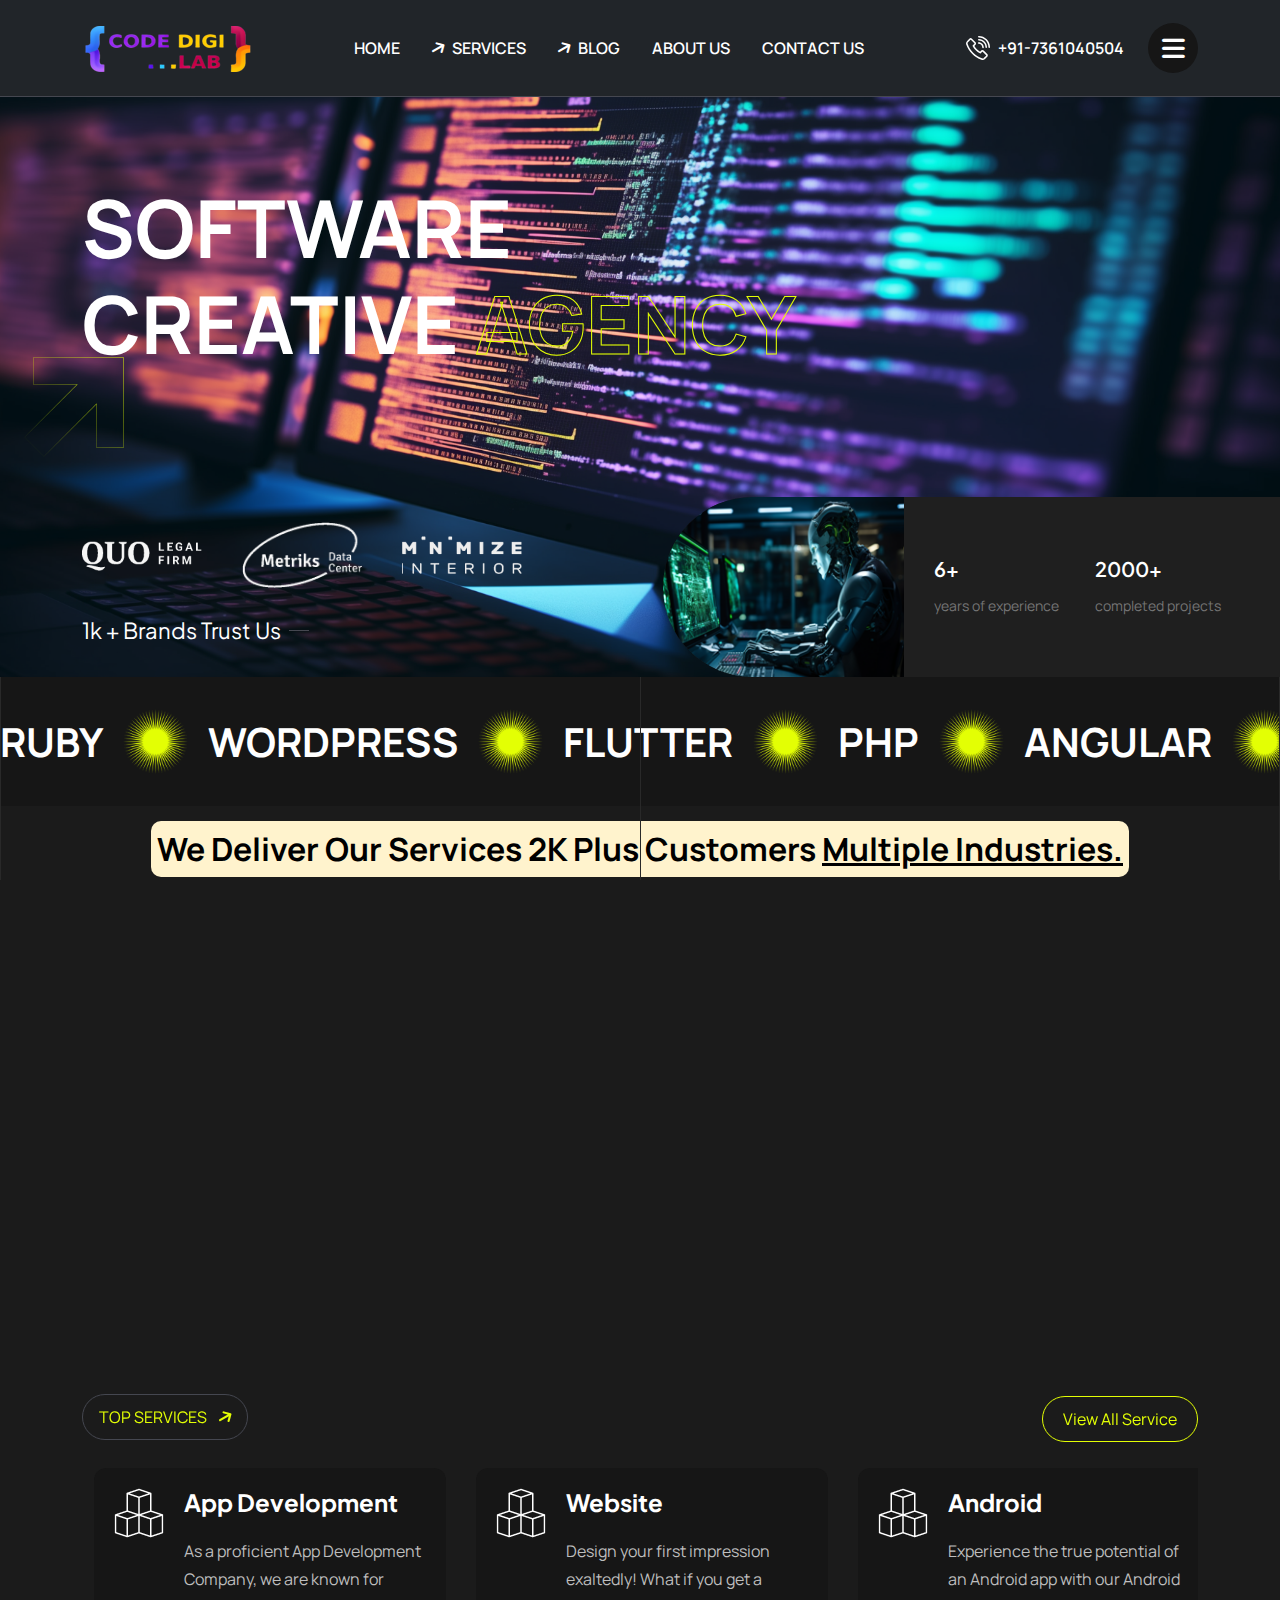
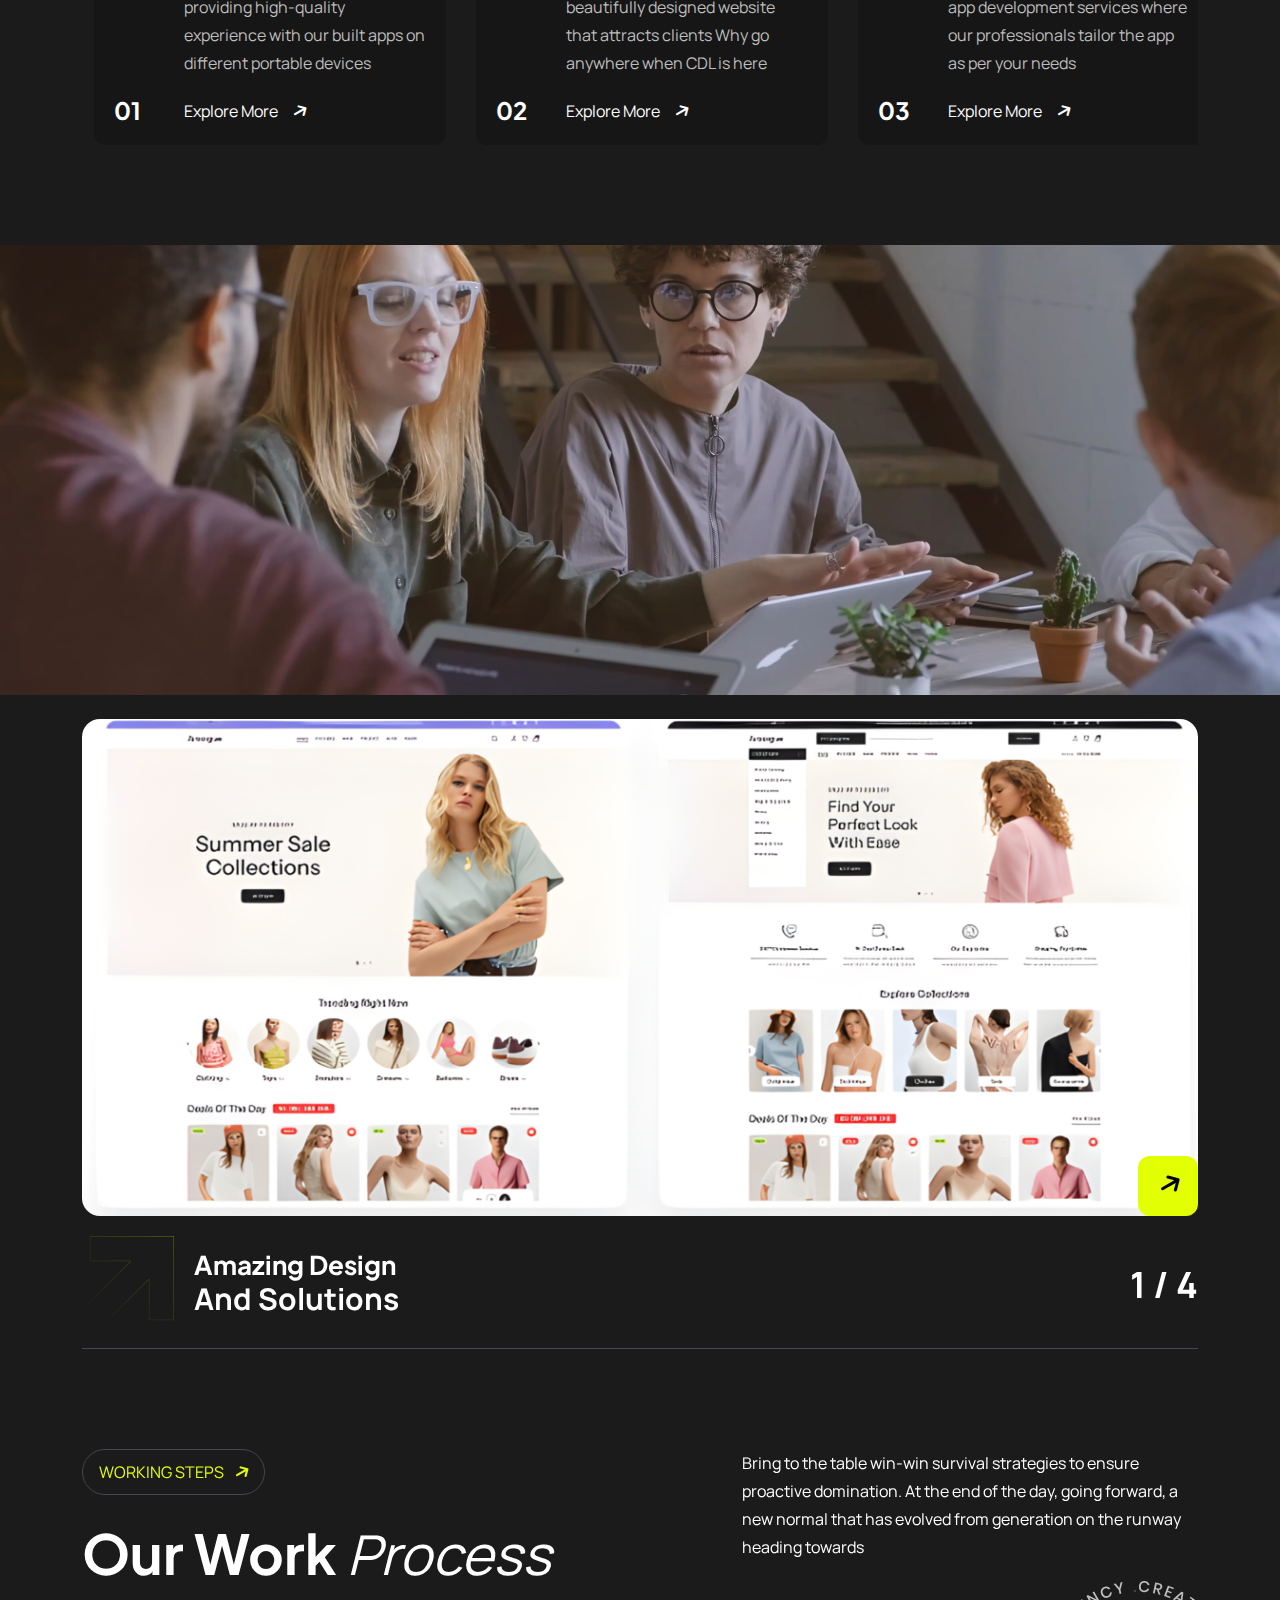
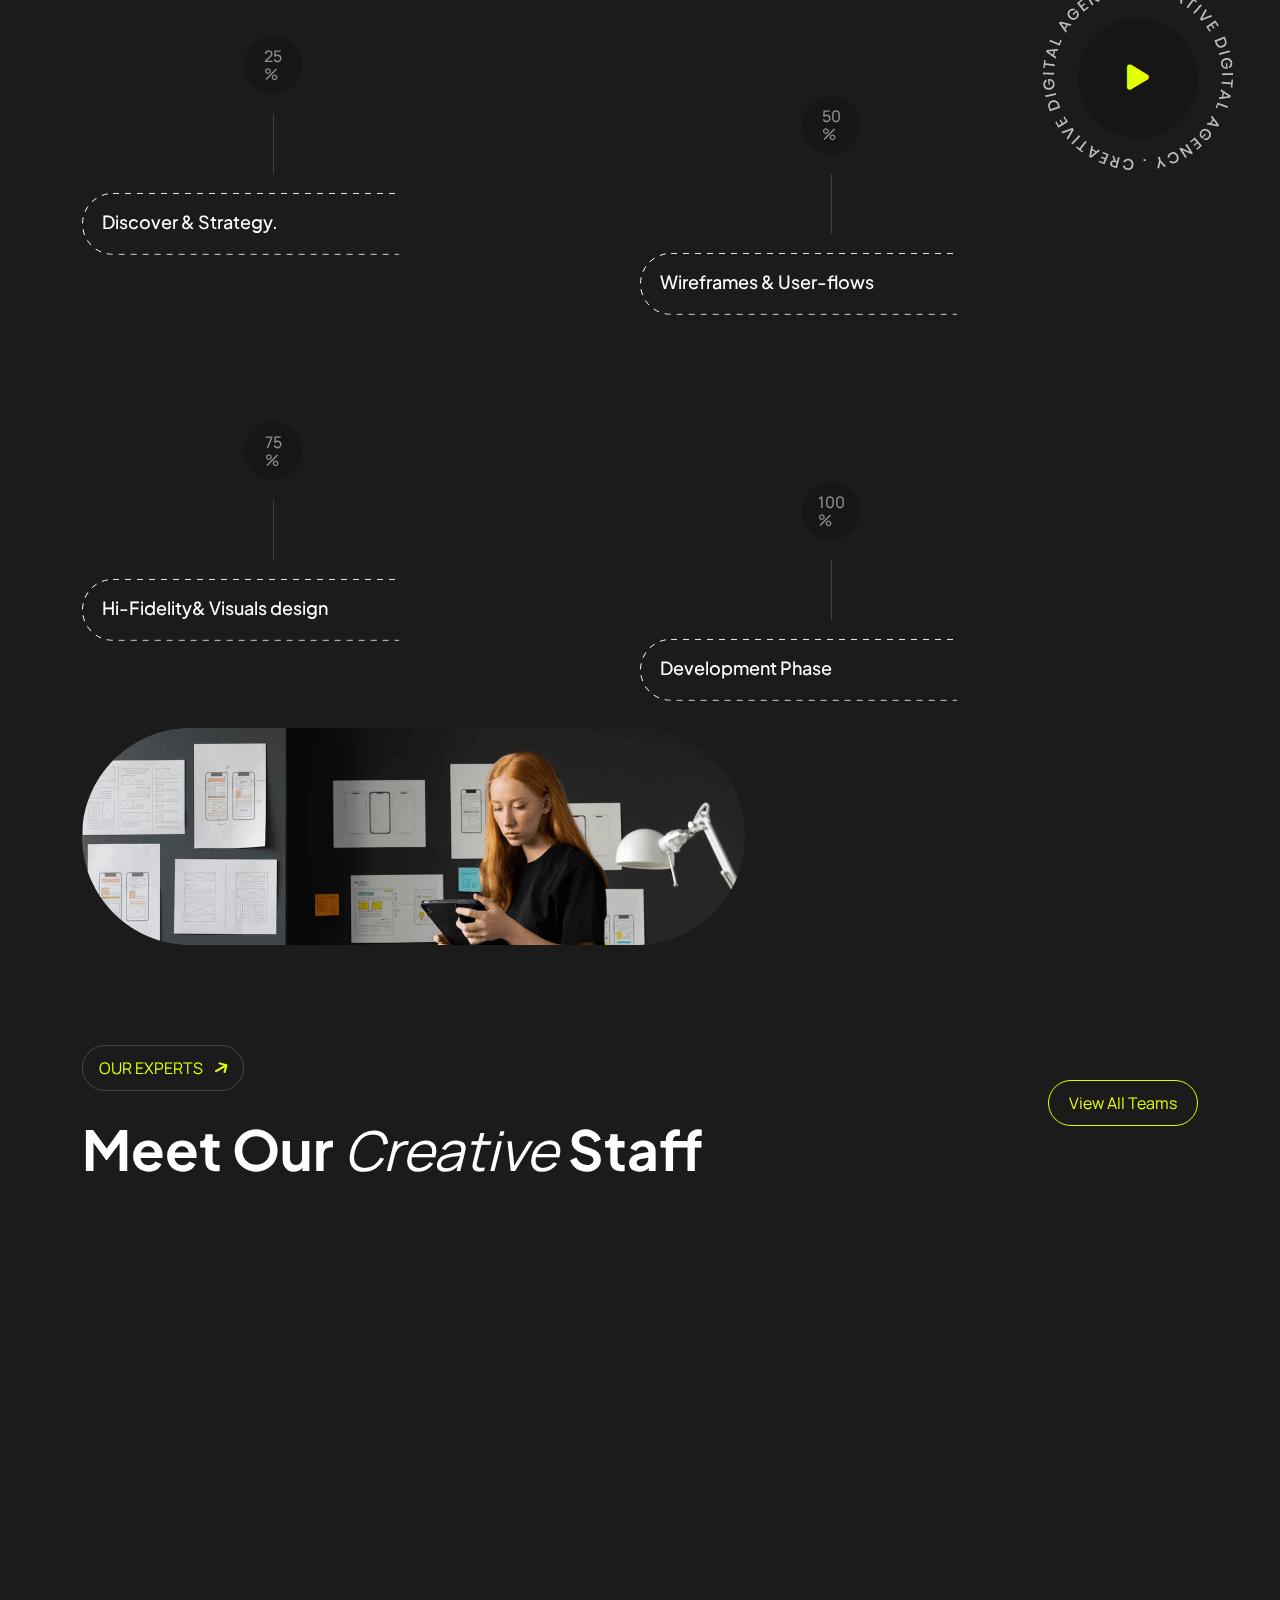
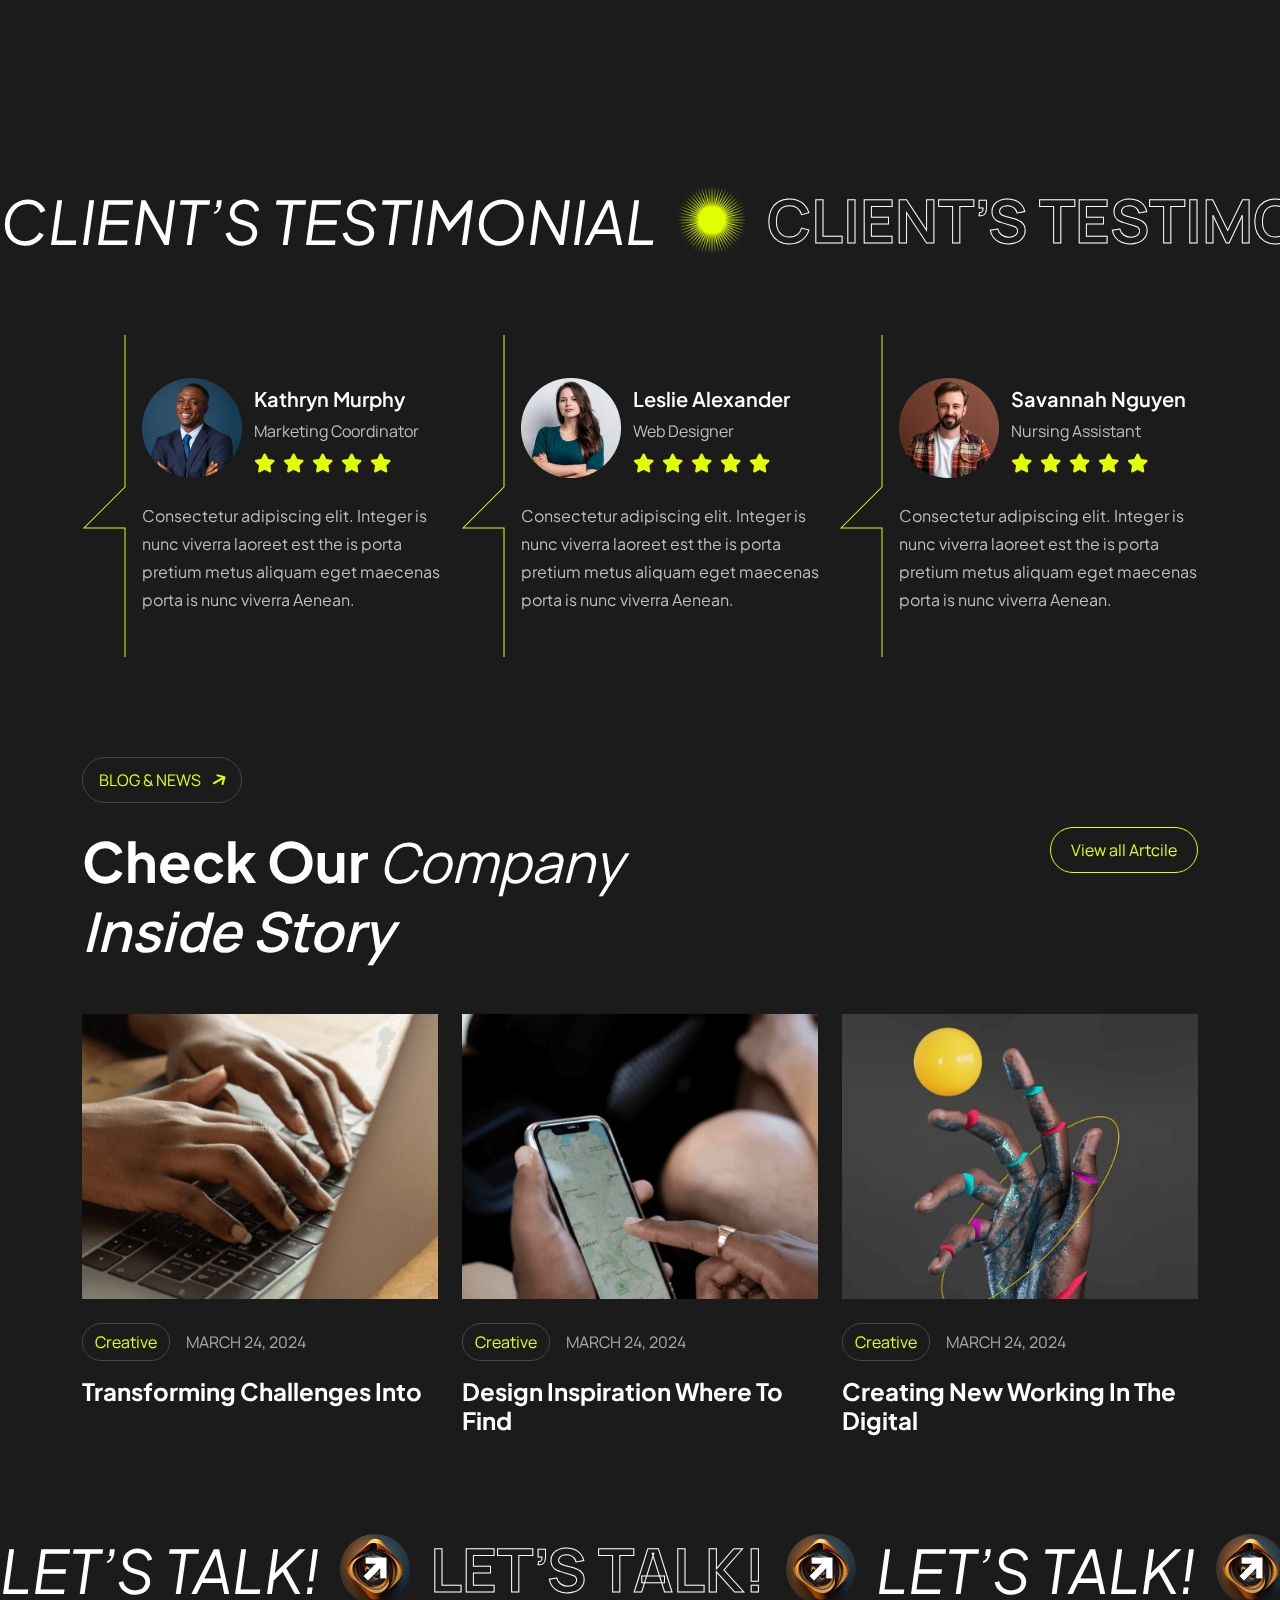
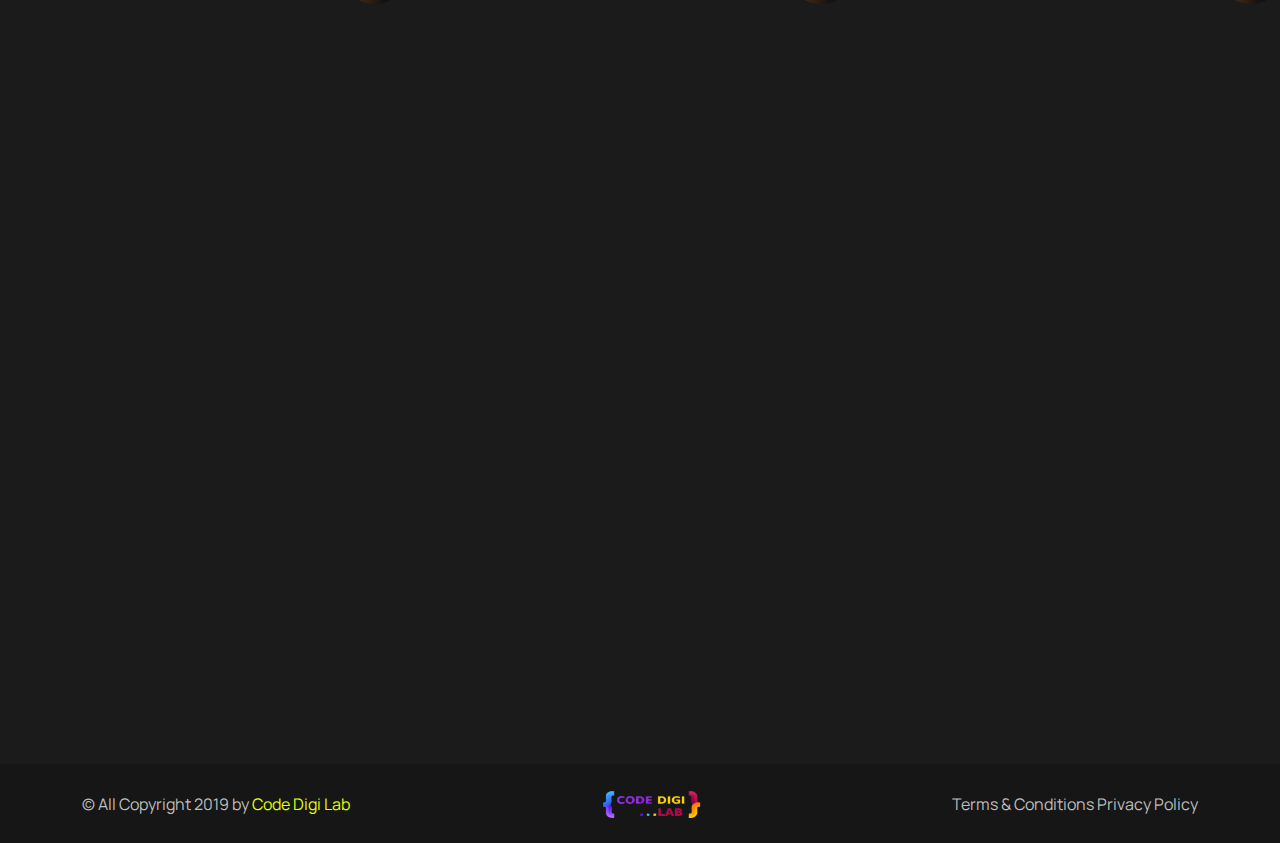
<file: index.html>
<!doctype html>
<html lang="en">

<!--<< Header Area >>-->

<script src="include/head.js"></script>


<body class="position-relative bg2-clr">

    <script src="include/header.js"></script>


    <!-- Main start -->
    <main class="main position-relative overflow-hidden" id="mains">

        <!-- Custom Line Shape -->
        <div class="line-shape cus-z-1 first w-100 h-100 d-flex flex-wrap"></div>
        <!-- Custom Line Shape -->

        <!-- Hero Section Version0 -->
        <section class="hero-section-version1 position-relative">
            <div class="container">
                <div class="row g-5">
                    <div class="hero-v1-content position-relative">
                        <div class="d-flex align-items-sm-center align-items-end justify-content-between">
                            <h1 class="white-clr text-uppercase">
                                <span class="d-block" data-aos="zoom-in-left" data-aos-duration="1800">
                                    Software
                                </span>
                                <span>
                                    <span class="text-semibold" data-aos="zoom-in-right" data-aos-duration="2100">
                                        Creative
                                    </span>
                                    <span class="designers" data-text="Agency" data-aos="zoom-in"
                                        data-aos-duration="2000">Agency</span>
                                </span>
                            </h1>

                        </div>
                        <div class="hero-sponsor">
                            <div
                                class="sponsor-inner d-flex align-items-center gap-xxl-13 gap-xl-10 gap-lg-8 gap-md-6 gap-5 mb-xxl-10 mb-xl-7 mb-lg-6 mb-6">
                                <a href="index.html">
                                    <img src="assets/img/client/c1.png" alt="img">
                                </a>
                                <a href="index.html">
                                    <img src="assets/img/client/c2.png" alt="img">
                                </a>
                                <a href="index.html">
                                    <img src="assets/img/client/c3.png" alt="img">
                                </a>
                            </div>
                            <div class="brandin-wrap d-block">
                                <h4 class="white-clr brading-text">
                                    1k + Brands Trust Us 
                                </h4>
                            </div>
                        </div>
                    </div>
                </div>
            </div>
            <!-- Hero Exprience box -->
            <div class="hero-expriencebox d-flex align-items-center">
                <div class="expri-thumb">
                    <img src="assets/img/my/bn-expri.webp" alt="img">
                </div>
                <div class="expri-content d-flex align-items-center gap-xxl-11 gap-xl-9 gap-lg-7 gap-6">
                    <div class="expri-cont-item">
                        <h6 class="white-clr mb-2">
                            6+
                        </h6>
                        <span class="yer spantext-clr">
                            years of experience
                        </span>
                    </div>
                    <div class="expri-cont-item">
                        <h6 class="white-clr mb-2">
                            2000+
                        </h6>
                        <span class="yer spantext-clr">
                            completed projects
                        </span>
                    </div>
                </div>
            </div>
            <!-- Element -->
            <img src="assets/img/element/arrow-right-storke.png" alt="img" class="hero-arrow">
        </section>
        <!-- Hero Section Version0 -->
        <!-- Text SLider Start -->
        <div class="digital-solution digital-software py-sm-8 py-5 bg1-clr">
            <div class="mycustom-marque">
                <div class="scrolling-wrap">
                    <div class="comm">
                        <div class="cmn-textslide">Ruby</div>
                        <div><img src="assets/img/client/text-slide.png" alt="img"></div>
                        <div class="cmn-textslide">WordPress</div>
                        <div><img src="assets/img/client/text-slide.png" alt="img"></div>
                        <div class="cmn-textslide">Flutter</div>
                        <div><img src="assets/img/client/text-slide.png" alt="img"></div>
                        <div class="cmn-textslide">PHP</div>
                        <div><img src="assets/img/client/text-slide.png" alt="img"></div>
                        <div class="cmn-textslide">Angular</div>
                        <div><img src="assets/img/client/text-slide.png" alt="img"></div>
                        <div class="cmn-textslide">Motion UI</div>
                        <div><img src="assets/img/client/text-slide.png" alt="img"></div>
                        <div class="cmn-textslide">React Js</div>
                    </div>
                    <div class="comm">
                        <div class="cmn-textslide">Ruby</div>
                        <div><img src="assets/img/client/text-slide.png" alt="img"></div>
                        <div class="cmn-textslide">WordPress</div>
                        <div><img src="assets/img/client/text-slide.png" alt="img"></div>
                        <div class="cmn-textslide">Flutter</div>
                        <div><img src="assets/img/client/text-slide.png" alt="img"></div>
                        <div class="cmn-textslide">PHP</div>
                        <div><img src="assets/img/client/text-slide.png" alt="img"></div>
                        <div class="cmn-textslide">Angular</div>
                        <div><img src="assets/img/client/text-slide.png" alt="img"></div>
                        <div class="cmn-textslide">Motion UI</div>
                        <div><img src="assets/img/client/text-slide.png" alt="img"></div>
                        <div class="cmn-textslide">React Js</div>
                    </div>
                </div>
            </div>
        </div>
        <!-- Text Slider End -->
            
        <p class="h2 mt-6 text-center mb-4">
            <mark style="border-radius: 10px;"><strong > We Deliver Our Services 2K Plus Customers  <ins>Multiple Industries.</ins></strong></mark>
        </p>
        <!-- Product That Start -->
        <section class="about-product pt-4 mt-6">
            <div class="container">
                <div class="row g-xxl-7 g-5">
                    <div class="col-lg-6 col-md-6 col-sm-8">
                        <div class="about-product-thumb w-100" data-aos="zoom-in" data-aos-duration="2000">
                            <img src="assets/img/my/about-v1thumb.png" alt="img" class="w-100">
                        </div>
                    </div>
                    <div class="col-lg-6">
                        <div class="about-product-content ps-xxl-10">
                            <div class="pricing-title">
                                <div class="radius-btn text-uppercase cmn-border d-inline-flex radius100 py-xxl-2 py-2 px-xxl-4 px-4 theme-clr gap-xxl-4 gap-3 mb-xxl-7 mb-xl-6 mb-5"
                                    data-aos="fade-up-right" data-aos-duration="1500">
                                    ABOUT
                                    <span class="rot60 d-inline-block">
                                        <i class="fas fa-arrow-up theme-clr"></i>
                                    </span>
                                </div>
                                <h2 class="stitle mb-xxl-8 mb-xl-7 mb-xl-5 mb-4" data-aos="fade-up"
                                    data-aos-duration="1600">
                                    CODE <span class="fw-400 theme-clr">DIGI LAB</span>
                                </h2>
                                <p class="white-clr mb-xxl-9 mb-xl-7 mb-xl-6 mb-6" data-aos="fade-up"
                                    data-aos-duration="1900">
                                    Code Digi Lab. Is The Leading Custom Web Development Company Offering A
                                    Comprehensive Range Of Website Development Services. Our Expert Developers
                                    Critically Analyze Your Unique Business Challenges To Craft Website Development
                                    Services Perfectly Aligning With Your Business Module And Expectations.

                                </p>

                            </div>
                        </div>
                    </div>
                </div>
            </div>
        </section>
        <!-- Product That End -->

        <!-- Offer Start -->
        <section class="offer-sectionv02 pt-space pb-space">
            <div class="container position-relative">
                <div class="d-flex align-items-center justify-content-between flex-wrap gap-5 ">
                    <div class="pricing-title">
                        <div
                            class="radius-btn text-uppercase cmn-border d-inline-flex radius100 py-xxl-3 py-2 px-xxl-4 px-4 theme-clr gap-xxl-4 gap-3">
                            TOP SERVICES
                            <span class="rot60 d-inline-block">
                                <i class="fas fa-arrow-up theme-clr"></i>
                            </span>
                        </div>
                        <p style="visibility: hidden;">khalid</p>
                    </div>
                    <a href="service.html"
                        class="radius-btn float-none d-inline-flex text-capitalize radius100 py-xxl-2 py-2 px-xxl-5 px-5 theme-border theme-clr gap-xxl-4 gap-3 mb-xxl-8 mb-xl-6 mb-5">
                        view all service
                    </a>

                </div>
                <div class="swiper study-slidewrapp row g-xxl-7 g-xl-6 g-4">
                    <div class="swiper-wrapper">
                        <div class="swiper-slide">
                            <div class="study-thumb-slide w-100">

                                <div
                                    class="offer-item d-md-flex d-grid gap-xxl-6 gap-xl-5 gap-lg-4 gap-3 p-xxl-6 p-xl-5 p-4">
                                    <div class="icon-area d-md-grid d-flex justify-content-between mb-md-0 mb-4">
                                        <div class="icon">
                                            <img src="assets/img/element/offer1.png" alt="img">
                                        </div>
                                        <h5 class="seri white-clr d-flex align-items-end">
                                            01
                                        </h5>
                                    </div>
                                    <div class="content">
                                        <h5 class="white-clr mb-xxl-6 mb-xl-5 mb-4">
                                            App Development
                                        </h5>
                                        <p class="pra-clr mb-xxl-6 mb-xl-5 mb-4">
                                            As a proficient App Development Company, we are known for providing
                                            high-quality experience with our built apps on different portable devices
                                        </p>
                                        <a href="contact.html" class="white-clr d-flex gap-4">
                                            Explore More
                                            <span class="rot60">
                                                <i class="fas fa-arrow-up white-clr"></i>
                                            </span>
                                        </a>
                                    </div>
                                </div>
                            </div>
                        </div>
                        <div class="swiper-slide">
                            <div class="study-thumb-slide w-100">
                                <div
                                    class="offer-item d-md-flex d-grid gap-xxl-6 gap-xl-5 gap-lg-4 gap-3 p-xxl-6 p-xl-5 p-4">
                                    <div class="icon-area d-md-grid d-flex justify-content-between mb-md-0 mb-4">
                                        <div class="icon">
                                            <img src="assets/img/element/offer1.png" alt="img">
                                        </div>
                                        <h5 class="seri white-clr d-flex align-items-end">
                                            02
                                        </h5>
                                    </div>
                                    <div class="content">
                                        <h5 class="white-clr mb-xxl-6 mb-xl-5 mb-4">
                                            Website
                                        </h5>
                                        <p class="pra-clr mb-xxl-6 mb-xl-5 mb-4">
                                            Design your first impression exaltedly! What if you get a beautifully
                                            designed website that attracts clients Why go anywhere when CDL is here
                                        </p>
                                        <a href="contact.html" class="white-clr d-flex gap-4">
                                            Explore More
                                            <span class="rot60">
                                                <i class="fas fa-arrow-up white-clr"></i>
                                            </span>
                                        </a>
                                    </div>
                                </div>
                            </div>
                        </div>
                        <div class="swiper-slide">
                            <div class="study-thumb-slide w-100">
                                <div
                                    class="offer-item d-md-flex d-grid gap-xxl-6 gap-xl-5 gap-lg-4 gap-3 p-xxl-6 p-xl-5 p-4">
                                    <div class="icon-area d-md-grid d-flex justify-content-between mb-md-0 mb-4">
                                        <div class="icon">
                                            <img src="assets/img/element/offer1.png" alt="img">
                                        </div>
                                        <h5 class="seri white-clr d-flex align-items-end">
                                            03
                                        </h5>
                                    </div>
                                    <div class="content">
                                        <h5 class="white-clr mb-xxl-6 mb-xl-5 mb-4">
                                            Android
                                        </h5>
                                        <p class="pra-clr mb-xxl-6 mb-xl-5 mb-4">
                                            Experience the true potential of an Android app with our Android app
                                            development services where our professionals tailor the app as per your
                                            needs
                                        </p>
                                        <a href="contact.html" class="white-clr d-flex gap-4">
                                            Explore More
                                            <span class="rot60">
                                                <i class="fas fa-arrow-up white-clr"></i>
                                            </span>
                                        </a>
                                    </div>
                                </div>
                            </div>
                        </div>
                        <div class="swiper-slide">
                            <div class="study-thumb-slide w-100">
                                <div
                                    class="offer-item d-md-flex d-grid gap-xxl-6 gap-xl-5 gap-lg-4 gap-3 p-xxl-6 p-xl-5 p-4">
                                    <div class="icon-area d-md-grid d-flex justify-content-between mb-md-0 mb-4">
                                        <div class="icon">
                                            <img src="assets/img/element/offer1.png" alt="img">
                                        </div>
                                        <h5 class="seri white-clr d-flex align-items-end">
                                            04
                                        </h5>
                                    </div>
                                    <div class="content">
                                        <h5 class="white-clr mb-xxl-6 mb-xl-5 mb-4">
                                            E-commerce
                                        </h5>
                                        <p class="pra-clr mb-xxl-6 mb-xl-5 mb-4">
                                            Your products need to be more visible and have a better appearance on
                                            digital platforms We secure your trust with the best e-commerce website
                                        </p>
                                        <a href="contact.html" class="white-clr d-flex gap-4">
                                            Explore More
                                            <span class="rot60">
                                                <i class="fas fa-arrow-up white-clr"></i>
                                            </span>
                                        </a>
                                    </div>
                                </div>
                            </div>
                        </div>
                    </div>
                </div>
            </div>
        </section>
        <!-- Offer End -->
        <div class="software-fullwatch position-relative mb-6">
            <div class="video-wrapper">
                <video class="w-100 h-100" muted="" loop="" autoplay="">
                    <source src="assets/img/my/education.mp4" type="video/mp4">
                </video>
            </div>
        </div>
     
        <!-- Protfolio Solution Start -->
        <section class="protfolio-solution mt-4">
            <div class="container">
                <div class="swiper protfolio-solutionwrap">
                    <div class="swiper-wrapper">
                        <div class="swiper-slide">
                            <div class="protfolio-solution-item">
                                <div class="thumb position-relative mb-xxl-7 mb-5">
                                    <img style="border-radius: 18px;" src="assets/img/my/6.webp" alt="img">
                                    <a href="service.html" class="mission-v4-btn d-center">
                                        <span class="rot60">
                                            <i class="fa-solid fa-arrow-up"></i>
                                        </span>
                                    </a>
                                </div>
                                <div
                                    class="content bb-border pb-xxl-7 pb-5 d-flex align-items-center gap-xxl-7 gap-xl-5 gap-4">
                                    <img src="assets/img/element/arrow-cmn.png" alt="img">
                                    <a href="service.html" class="cont">
                                        <h4 class="white-clr">
                                            Amazing Design
                                            <span class="d-block">
                                                and Solutions
                                            </span>
                                        </h4>
                                    </a>
                                </div>
                            </div>
                        </div>
                        <div class="swiper-slide">
                            <div class="protfolio-solution-item">
                                <div class="thumb position-relative mb-xxl-7 mb-5">
                                    <img style="border-radius: 18px;" src="assets/img/my/7.webp" alt="img">
                                    <a href="service.html" class="mission-v4-btn d-center">
                                        <span class="rot60">
                                            <i class="fa-solid fa-arrow-up"></i>
                                        </span>
                                    </a>
                                </div>
                                <div
                                    class="content bb-border pb-xxl-7 pb-5 d-flex align-items-center gap-xxl-7 gap-xl-5 gap-4">
                                    <img src="assets/img/element/arrow-cmn.png" alt="img">
                                    <a href="service.html" class="cont">
                                        <h4 class="white-clr">
                                            Amazing Design
                                            <span class="d-block">
                                                and Solutions
                                            </span>
                                        </h4>
                                    </a>
                                </div>
                            </div>
                        </div>
                        <div class="swiper-slide">
                            <div class="protfolio-solution-item">
                                <div class="thumb position-relative mb-xxl-7 mb-5">
                                    <img style="border-radius: 18px;" src="assets/img/my/1.webp" alt="img">
                                    <a href="service.html" class="mission-v4-btn d-center">
                                        <span class="rot60">
                                            <i class="fa-solid fa-arrow-up"></i>
                                        </span>
                                    </a>
                                </div>
                                <div
                                    class="content bb-border pb-xxl-7 pb-5 d-flex align-items-center gap-xxl-7 gap-xl-5 gap-4">
                                    <img src="assets/img/element/arrow-cmn.png" alt="img">
                                    <a href="service.html" class="cont">
                                        <h4 class="white-clr">
                                            Amazing Design
                                            <span class="d-block">
                                                and Solutions
                                            </span>
                                        </h4>
                                    </a>
                                </div>
                            </div>
                        </div>
                        <div class="swiper-slide">
                            <div class="protfolio-solution-item">
                                <div class="thumb position-relative mb-xxl-7 mb-5">
                                    <img style="border-radius: 18px;" src="assets/img/my/2.webp" alt="img">
                                    <a href="service.html" class="mission-v4-btn d-center">
                                        <span class="rot60">
                                            <i class="fa-solid fa-arrow-up"></i>
                                        </span>
                                    </a>
                                </div>
                                <div
                                    class="content bb-border pb-xxl-7 pb-5 d-flex align-items-center gap-xxl-7 gap-xl-5 gap-4">
                                    <img src="assets/img/element/arrow-cmn.png" alt="img">
                                    <a href="service.html" class="cont">
                                        <h4 class="white-clr">
                                            Amazing Design
                                            <span class="d-block">
                                                and Solutions
                                            </span>
                                        </h4>
                                    </a>
                                </div>
                            </div>
                        </div>
                    </div>
                    <div class="swiper-pagination"></div>
                </div>
            </div>
        </section>
        <!-- Protfolio Solution End -->

        <!-- Watch Version01 Start -->
        <!-- Software Watch Start -->
        
        <!-- Software Watch End -->
        <!-- Watch Version01 End -->
        <!-- Step Working Start -->
        <section class="working-sectionv04 pt-space pb-space position-relative">
            <div class="container">
                <div class="row justify-content-between g-4 mb-xxl-17 mb-xl-12 mb-lg-10 mb-md-10 mb-sm-10 mb-9">
                    <div class="col-lg-7">
                        <div class="pricing-title">
                            <div
                                class="radius-btn text-uppercase cmn-border d-inline-flex radius100 py-xxl-2 py-2 px-xxl-4 px-4 theme-clr gap-xxl-4 gap-3">
                                Working steps
                                <span class="rot60 d-inline-block">
                                    <i class="fas fa-arrow-up theme-clr"></i>
                                </span>
                            </div>
                            <h2 class="stitle mt-xxl-8 mt-xl-6 mt-5">
                                Our Work <span class="fw-400">process</span>
                            </h2>
                        </div>
                    </div>
                    <div class="col-lg-5">
                        <div class="text-box position-relative">
                            <p>
                                Bring to the table win-win survival strategies to ensure proactive domination. At the
                                end of
                                the
                                day, going forward, a
                                new normal that has evolved from generation on the runway heading towards
                            </p>
                            <a href="https://www.youtube.com/watch?v=lMJImKo-eZU" class="video-popup step-textcircle">
                                <span class="icon d-center radius100">
                                    <i class="fas fa-play"></i>
                                </span>
                                <img src="assets/img/element/step-textcircle.png" alt="img" class="step-circle">
                            </a>
                        </div>
                    </div>
                </div>
                <div class="step-working-processwrap">
                    <div class="step-working-inner">
                        <div class="step-working-processitem d-grid gap-7">
                            <div class="d-grid gap-5 justify-content-end me-20">
                                <div class="serial d-grid align-content-center justify-content-center radius100">
                                    <span class="d-block">
                                        25
                                    </span>
                                    <span>
                                        %
                                    </span>
                                </div>
                                <div class="vline"></div>
                            </div>
                            <div class="process-btn">
                                Discover & Strategy.
                                <svg width="350" height="62" viewBox="0 0 350 62" fill="none"
                                    xmlns="http://www.w3.org/2000/svg">
                                    <rect x="0.5" y="0.5" width="349" height="61" rx="30.5"
                                        stroke="url(#paint0_linear_6485_42407)" stroke-dasharray="6 6" />
                                    <defs>
                                        <linearGradient id="paint0_linear_6485_42407" x1="1.55534e-07" y1="40.5"
                                            x2="316.59" y2="38.8127" gradientUnits="userSpaceOnUse">
                                            <stop offset="2" stop-color="white" />
                                            <stop offset="1" stop-opacity="0" />
                                        </linearGradient>
                                    </defs>
                                </svg>

                            </div>
                        </div>
                    </div>
                    <div class="step-working-inner">
                        <div class="step-working-processitem d-grid gap-7">
                            <div class="d-grid gap-5 justify-content-end me-20">
                                <div class="serial d-grid align-content-center justify-content-center radius100">
                                    <span class="d-block">
                                        50
                                    </span>
                                    <span>
                                        %
                                    </span>
                                </div>
                                <div class="vline"></div>
                            </div>
                            <div class="process-btn">
                                Wireframes & User-flows
                                <svg width="350" height="62" viewBox="0 0 350 62" fill="none"
                                    xmlns="http://www.w3.org/2000/svg">
                                    <rect x="0.5" y="0.5" width="349" height="61" rx="30.5"
                                        stroke="url(#paint0_linear_6485_42404)" stroke-dasharray="6 6" />
                                    <defs>
                                        <linearGradient id="paint0_linear_6485_42404" x1="1.55534e-07" y1="40.5"
                                            x2="316.59" y2="38.8127" gradientUnits="userSpaceOnUse">
                                            <stop offset="2" stop-color="white" />
                                            <stop offset="1" stop-opacity="0" />
                                        </linearGradient>
                                    </defs>
                                </svg>

                            </div>
                        </div>
                    </div>
                    <div class="step-working-inner">
                        <div class="step-working-processitem d-grid gap-7">
                            <div class="d-grid gap-5 justify-content-end me-20">
                                <div class="serial d-grid align-content-center justify-content-center radius100">
                                    <span class="d-block">
                                        75
                                    </span>
                                    <span>
                                        %
                                    </span>
                                </div>
                                <div class="vline"></div>
                            </div>
                            <div class="process-btn">
                                Hi-Fidelity& Visuals design
                                <svg width="350" height="62" viewBox="0 0 350 62" fill="none"
                                    xmlns="http://www.w3.org/2000/svg">
                                    <rect x="0.5" y="0.5" width="349" height="61" rx="30.5"
                                        stroke="url(#paint0_linear_6485_42405)" stroke-dasharray="6 6" />
                                    <defs>
                                        <linearGradient id="paint0_linear_6485_42405" x1="1.55534e-07" y1="40.5"
                                            x2="316.59" y2="38.8127" gradientUnits="userSpaceOnUse">
                                            <stop offset="2" stop-color="white" />
                                            <stop offset="1" stop-opacity="0" />
                                        </linearGradient>
                                    </defs>
                                </svg>

                            </div>
                        </div>
                    </div>
                    <div class="step-working-inner">
                        <div class="step-working-processitem d-grid gap-7">
                            <div class="d-grid gap-5 justify-content-end me-20">
                                <div class="serial d-grid align-content-center justify-content-center radius100">
                                    <span class="d-block">
                                        100
                                    </span>
                                    <span>
                                        %
                                    </span>
                                </div>
                                <div class="vline"></div>
                            </div>
                            <div class="process-btn">
                                Development Phase
                                <svg width="350" height="62" viewBox="0 0 350 62" fill="none"
                                    xmlns="http://www.w3.org/2000/svg">
                                    <rect x="0.5" y="0.5" width="349" height="61" rx="30.5"
                                        stroke="url(#paint0_linear_6485_42406)" stroke-dasharray="6 6" />
                                    <defs>
                                        <linearGradient id="paint0_linear_6485_42406" x1="1.55534e-07" y1="40.5"
                                            x2="316.59" y2="38.8127" gradientUnits="userSpaceOnUse">
                                            <stop offset="2" stop-color="white" />
                                            <stop offset="1" stop-opacity="0" />
                                        </linearGradient>
                                    </defs>
                                </svg>

                            </div>
                        </div>
                    </div>
                </div>
                <!-- Element -->
                <div class="step-element1">
                    <img src="assets/img/service/step-working.png" alt="img">
                </div>
                <!-- Element -->
            </div>
        </section>
        <!-- Step Working End -->
        <!-- Cmn Team version01 Start -->
        <section class="team-version01 pt-s pace pb-space">
            <div class="container position-relative">
                <div
                    class="d-flex align-items-center justify-content-between flex-wrap gap-5 mb-xxl-15 mb-xl-12 mb-lg-10 mb-md-10 mb-sm-10 mb-9">
                    <div class="pricing-title">
                        <div
                            class="radius-btn text-uppercase cmn-border d-inline-flex radius100 py-xxl-2 py-2 px-xxl-4 px-4 theme-clr gap-xxl-4 gap-3 mb-xxl-8 mb-xl-6 mb-5">
                            oUR experts
                            <span class="rot60 d-inline-block">
                                <i class="fas fa-arrow-up theme-clr"></i>
                            </span>
                        </div>
                        <h2 class="stitle">
                            Meet our <span class="fw-400">creative</span> staff
                        </h2>
                    </div>
                    <a href="team.html"
                        class="radius-btn d-inline-flex text-capitalize radius100 py-xxl-2 py-2 px-xxl-5 px-5 theme-border theme-clr gap-xxl-4 gap-3 mb-xxl-8 mb-xl-6 mb-5">
                        view all teams
                    </a>
                </div>
                <div class="row swiper study-slidewrappp g-xxl-7 g-xl-5 g-4 justify-content-center">
                    <div class="swiper-wrapper">
                        <div class="swiper-slide col-xl-3 col-lg-4 col-md-6 col-sm-6" data-aos="fadein"
                            data-aos-duration="1400">
                            <div class="team-card01 tilt overflow-hidden">
                                <div class="thumb overflow-hidden w-100 position-relative mb-xxl-7 mb-xl-6 mb-5">
                                    <img style="border-radius: 20px;" src="assets/img/team/team2.png" alt="img" class="w-100">
                                    <ul
                                        class="common-social d-flex align-items-center justify-content-center gap-xxl-3 gap-xl-2 gap-1">
                                        <li>
                                            <a href="#" class="text-center d-center">
                                                <svg width="11" height="20" viewBox="0 0 11 20" fill="none"
                                                    xmlns="http://www.w3.org/2000/svg">
                                                    <path
                                                        d="M10.0391 11.25L10.5859 7.65625H7.10938V5.3125C7.10938 4.29688 7.57812 3.35938 9.14062 3.35938H10.7422V0.273438C10.7422 0.273438 9.29688 0 7.92969 0C5.07812 0 3.20312 1.75781 3.20312 4.88281V7.65625H0V11.25H3.20312V20H7.10938V11.25H10.0391Z"
                                                        fill="#454750" />
                                                </svg>
                                            </a>
                                        </li>
                                        <li>
                                            <a href="#" class="text-center d-center">
                                                <svg width="21" height="20" viewBox="0 0 21 20" fill="none"
                                                    xmlns="http://www.w3.org/2000/svg">
                                                    <path
                                                        d="M10.7645 4.84375C7.90737 4.84375 5.63058 7.16518 5.63058 9.97768C5.63058 12.8348 7.90737 15.1116 10.7645 15.1116C13.577 15.1116 15.8984 12.8348 15.8984 9.97768C15.8984 7.16518 13.577 4.84375 10.7645 4.84375ZM10.7645 13.3259C8.93415 13.3259 7.41629 11.8527 7.41629 9.97768C7.41629 8.14732 8.88951 6.67411 10.7645 6.67411C12.5949 6.67411 14.0681 8.14732 14.0681 9.97768C14.0681 11.8527 12.5949 13.3259 10.7645 13.3259ZM17.2824 4.66518C17.2824 3.99554 16.7467 3.45982 16.077 3.45982C15.4074 3.45982 14.8717 3.99554 14.8717 4.66518C14.8717 5.33482 15.4074 5.87054 16.077 5.87054C16.7467 5.87054 17.2824 5.33482 17.2824 4.66518ZM20.6752 5.87054C20.5859 4.26339 20.2288 2.83482 19.0681 1.67411C17.9074 0.513393 16.4788 0.15625 14.8717 0.0669643C13.2199 -0.0223214 8.26451 -0.0223214 6.61272 0.0669643C5.00558 0.15625 3.62165 0.513393 2.41629 1.67411C1.25558 2.83482 0.898438 4.26339 0.809152 5.87054C0.719866 7.52232 0.719866 12.4777 0.809152 14.1295C0.898438 15.7366 1.25558 17.1205 2.41629 18.3259C3.62165 19.4866 5.00558 19.8438 6.61272 19.933C8.26451 20.0223 13.2199 20.0223 14.8717 19.933C16.4788 19.8438 17.9074 19.4866 19.0681 18.3259C20.2288 17.1205 20.5859 15.7366 20.6752 14.1295C20.7645 12.4777 20.7645 7.52232 20.6752 5.87054ZM18.5324 15.8705C18.2199 16.7634 17.5056 17.433 16.6574 17.7902C15.3181 18.3259 12.1931 18.192 10.7645 18.192C9.2913 18.192 6.16629 18.3259 4.87165 17.7902C3.97879 17.433 3.30915 16.7634 2.95201 15.8705C2.41629 14.5759 2.55022 11.4509 2.55022 9.97768C2.55022 8.54911 2.41629 5.42411 2.95201 4.08482C3.30915 3.23661 3.97879 2.56696 4.87165 2.20982C6.16629 1.67411 9.2913 1.80804 10.7645 1.80804C12.1931 1.80804 15.3181 1.67411 16.6574 2.20982C17.5056 2.52232 18.1752 3.23661 18.5324 4.08482C19.0681 5.42411 18.9342 8.54911 18.9342 9.97768C18.9342 11.4509 19.0681 14.5759 18.5324 15.8705Z"
                                                        fill="#454750" />
                                                </svg>
                                            </a>
                                        </li>
                                        <li>
                                            <a href="#" class="text-center d-center">
                                                <svg width="26" height="20" viewBox="0 0 26 20" fill="none"
                                                    xmlns="http://www.w3.org/2000/svg">
                                                    <path
                                                        d="M22.8627 4.96386C23.8265 4.24096 24.694 3.37349 25.3687 2.36145C24.5012 2.74699 23.4892 3.03614 22.4771 3.13253C23.5374 2.50602 24.3085 1.54217 24.694 0.337349C23.7301 0.915663 22.6217 1.3494 21.5133 1.59036C20.5494 0.578313 19.2482 0 17.8024 0C15.0072 0 12.7422 2.26506 12.7422 5.06024C12.7422 5.44578 12.7904 5.83133 12.8868 6.21687C8.69399 5.9759 4.93496 3.95181 2.42893 0.915663C1.9952 1.63855 1.75424 2.50602 1.75424 3.46988C1.75424 5.20482 2.62171 6.74699 4.0193 7.66265C3.20002 7.61446 2.38074 7.42169 1.70604 7.03614V7.08434C1.70604 9.54217 3.44098 11.5663 5.75424 12.0482C5.36869 12.1446 4.88677 12.241 4.45303 12.241C4.11568 12.241 3.82652 12.1928 3.48918 12.1446C4.11568 14.1687 5.9952 15.6145 8.21207 15.6627C6.47713 17.012 4.30845 17.8313 1.94701 17.8313C1.51327 17.8313 1.12773 17.7831 0.742188 17.7349C2.95906 19.1807 5.60966 20 8.50122 20C17.8024 20 22.8627 12.3373 22.8627 5.63855C22.8627 5.39759 22.8627 5.20482 22.8627 4.96386Z"
                                                        fill="#454750" />
                                                </svg>
                                            </a>
                                        </li>
                                        <li>
                                            <a href="#" class="text-center d-center">
                                                <svg width="16" height="20" viewBox="0 0 16 20" fill="none"
                                                    xmlns="http://www.w3.org/2000/svg">
                                                    <path
                                                        d="M8.54036 0C4.41469 0 0.369141 2.72374 0.369141 7.16984C0.369141 9.97369 1.93128 11.5759 2.8926 11.5759C3.29315 11.5759 3.53348 10.4944 3.53348 10.174C3.53348 9.81347 2.57216 9.01237 2.57216 7.45023C2.57216 4.24583 5.01552 1.96269 8.17986 1.96269C10.9437 1.96269 12.9464 3.52484 12.9464 6.36874C12.9464 8.49166 12.1052 12.4571 9.34146 12.4571C8.34008 12.4571 7.45887 11.7361 7.45887 10.7347C7.45887 9.21264 8.54036 7.73061 8.54036 6.16847C8.54036 3.52484 4.77519 4.0055 4.77519 7.2099C4.77519 7.89083 4.8553 8.61182 5.17574 9.2527C4.61497 11.6159 3.49343 15.1808 3.49343 17.6242C3.49343 18.3852 3.57354 19.1062 3.65365 19.8673C3.77381 20.0275 3.73376 20.0275 3.93403 19.9474C5.93678 17.1836 5.89673 16.6228 6.77794 13.0179C7.29865 13.9391 8.54036 14.4598 9.58179 14.4598C13.8276 14.4598 15.7503 10.2941 15.7503 6.56902C15.7503 2.60357 12.3055 0 8.54036 0Z"
                                                        fill="#454750" />
                                                </svg>
                                            </a>
                                        </li>
                                    </ul>
                                </div>
                                <div class="content">
                                    <span class="bspan-clr position-relative mb-xxl-4 mb-xxl-3 mb-3">
                                        Programmer
                                    </span>
                                    <h5 class="white-clr whitehover">
                                        <a href="team-details.html" class="white-clr whitehover">Leslie Alexander</a>
                                    </h5>

                                </div>
                            </div>
                        </div>
                        <div class="swiper-slide col-xl-3 col-lg-4 col-md-6 col-sm-6 mt-lg-18" data-aos="fadein"
                            data-aos-duration="1400">
                            <div class="team-card01 tilt overflow-hidden">
                                <div class="thumb overflow-hidden w-100 position-relative mb-xxl-7 mb-xl-6 mb-5">
                                    <img style="border-radius: 20px;" src="assets/img/team/team3.png" alt="img" class="w-100">
                                    <ul
                                        class="common-social d-flex align-items-center justify-content-center gap-xxl-3 gap-xl-2 gap-1">
                                        <li>
                                            <a href="#" class="text-center d-center">
                                                <svg width="11" height="20" viewBox="0 0 11 20" fill="none"
                                                    xmlns="http://www.w3.org/2000/svg">
                                                    <path
                                                        d="M10.0391 11.25L10.5859 7.65625H7.10938V5.3125C7.10938 4.29688 7.57812 3.35938 9.14062 3.35938H10.7422V0.273438C10.7422 0.273438 9.29688 0 7.92969 0C5.07812 0 3.20312 1.75781 3.20312 4.88281V7.65625H0V11.25H3.20312V20H7.10938V11.25H10.0391Z"
                                                        fill="#454750" />
                                                </svg>
                                            </a>
                                        </li>
                                        <li>
                                            <a href="#" class="text-center d-center">
                                                <svg width="21" height="20" viewBox="0 0 21 20" fill="none"
                                                    xmlns="http://www.w3.org/2000/svg">
                                                    <path
                                                        d="M10.7645 4.84375C7.90737 4.84375 5.63058 7.16518 5.63058 9.97768C5.63058 12.8348 7.90737 15.1116 10.7645 15.1116C13.577 15.1116 15.8984 12.8348 15.8984 9.97768C15.8984 7.16518 13.577 4.84375 10.7645 4.84375ZM10.7645 13.3259C8.93415 13.3259 7.41629 11.8527 7.41629 9.97768C7.41629 8.14732 8.88951 6.67411 10.7645 6.67411C12.5949 6.67411 14.0681 8.14732 14.0681 9.97768C14.0681 11.8527 12.5949 13.3259 10.7645 13.3259ZM17.2824 4.66518C17.2824 3.99554 16.7467 3.45982 16.077 3.45982C15.4074 3.45982 14.8717 3.99554 14.8717 4.66518C14.8717 5.33482 15.4074 5.87054 16.077 5.87054C16.7467 5.87054 17.2824 5.33482 17.2824 4.66518ZM20.6752 5.87054C20.5859 4.26339 20.2288 2.83482 19.0681 1.67411C17.9074 0.513393 16.4788 0.15625 14.8717 0.0669643C13.2199 -0.0223214 8.26451 -0.0223214 6.61272 0.0669643C5.00558 0.15625 3.62165 0.513393 2.41629 1.67411C1.25558 2.83482 0.898438 4.26339 0.809152 5.87054C0.719866 7.52232 0.719866 12.4777 0.809152 14.1295C0.898438 15.7366 1.25558 17.1205 2.41629 18.3259C3.62165 19.4866 5.00558 19.8438 6.61272 19.933C8.26451 20.0223 13.2199 20.0223 14.8717 19.933C16.4788 19.8438 17.9074 19.4866 19.0681 18.3259C20.2288 17.1205 20.5859 15.7366 20.6752 14.1295C20.7645 12.4777 20.7645 7.52232 20.6752 5.87054ZM18.5324 15.8705C18.2199 16.7634 17.5056 17.433 16.6574 17.7902C15.3181 18.3259 12.1931 18.192 10.7645 18.192C9.2913 18.192 6.16629 18.3259 4.87165 17.7902C3.97879 17.433 3.30915 16.7634 2.95201 15.8705C2.41629 14.5759 2.55022 11.4509 2.55022 9.97768C2.55022 8.54911 2.41629 5.42411 2.95201 4.08482C3.30915 3.23661 3.97879 2.56696 4.87165 2.20982C6.16629 1.67411 9.2913 1.80804 10.7645 1.80804C12.1931 1.80804 15.3181 1.67411 16.6574 2.20982C17.5056 2.52232 18.1752 3.23661 18.5324 4.08482C19.0681 5.42411 18.9342 8.54911 18.9342 9.97768C18.9342 11.4509 19.0681 14.5759 18.5324 15.8705Z"
                                                        fill="#454750" />
                                                </svg>
                                            </a>
                                        </li>
                                        <li>
                                            <a href="#" class="text-center d-center">
                                                <svg width="26" height="20" viewBox="0 0 26 20" fill="none"
                                                    xmlns="http://www.w3.org/2000/svg">
                                                    <path
                                                        d="M22.8627 4.96386C23.8265 4.24096 24.694 3.37349 25.3687 2.36145C24.5012 2.74699 23.4892 3.03614 22.4771 3.13253C23.5374 2.50602 24.3085 1.54217 24.694 0.337349C23.7301 0.915663 22.6217 1.3494 21.5133 1.59036C20.5494 0.578313 19.2482 0 17.8024 0C15.0072 0 12.7422 2.26506 12.7422 5.06024C12.7422 5.44578 12.7904 5.83133 12.8868 6.21687C8.69399 5.9759 4.93496 3.95181 2.42893 0.915663C1.9952 1.63855 1.75424 2.50602 1.75424 3.46988C1.75424 5.20482 2.62171 6.74699 4.0193 7.66265C3.20002 7.61446 2.38074 7.42169 1.70604 7.03614V7.08434C1.70604 9.54217 3.44098 11.5663 5.75424 12.0482C5.36869 12.1446 4.88677 12.241 4.45303 12.241C4.11568 12.241 3.82652 12.1928 3.48918 12.1446C4.11568 14.1687 5.9952 15.6145 8.21207 15.6627C6.47713 17.012 4.30845 17.8313 1.94701 17.8313C1.51327 17.8313 1.12773 17.7831 0.742188 17.7349C2.95906 19.1807 5.60966 20 8.50122 20C17.8024 20 22.8627 12.3373 22.8627 5.63855C22.8627 5.39759 22.8627 5.20482 22.8627 4.96386Z"
                                                        fill="#454750" />
                                                </svg>
                                            </a>
                                        </li>
                                        <li>
                                            <a href="#" class="text-center d-center">
                                                <svg width="16" height="20" viewBox="0 0 16 20" fill="none"
                                                    xmlns="http://www.w3.org/2000/svg">
                                                    <path
                                                        d="M8.54036 0C4.41469 0 0.369141 2.72374 0.369141 7.16984C0.369141 9.97369 1.93128 11.5759 2.8926 11.5759C3.29315 11.5759 3.53348 10.4944 3.53348 10.174C3.53348 9.81347 2.57216 9.01237 2.57216 7.45023C2.57216 4.24583 5.01552 1.96269 8.17986 1.96269C10.9437 1.96269 12.9464 3.52484 12.9464 6.36874C12.9464 8.49166 12.1052 12.4571 9.34146 12.4571C8.34008 12.4571 7.45887 11.7361 7.45887 10.7347C7.45887 9.21264 8.54036 7.73061 8.54036 6.16847C8.54036 3.52484 4.77519 4.0055 4.77519 7.2099C4.77519 7.89083 4.8553 8.61182 5.17574 9.2527C4.61497 11.6159 3.49343 15.1808 3.49343 17.6242C3.49343 18.3852 3.57354 19.1062 3.65365 19.8673C3.77381 20.0275 3.73376 20.0275 3.93403 19.9474C5.93678 17.1836 5.89673 16.6228 6.77794 13.0179C7.29865 13.9391 8.54036 14.4598 9.58179 14.4598C13.8276 14.4598 15.7503 10.2941 15.7503 6.56902C15.7503 2.60357 12.3055 0 8.54036 0Z"
                                                        fill="#454750" />
                                                </svg>
                                            </a>
                                        </li>
                                    </ul>
                                </div>
                                <div class="content">
                                    <span class="bspan-clr position-relative mb-xxl-4 mb-xxl-3 mb-3">
                                        UI/UX designer
                                    </span>
                                    <h5 class="white-clr">
                                        <a href="team-details.html" class="white-clr whitehover">Darlene Robertson</a>
                                    </h5>

                                </div>
                            </div>
                        </div>
                        <div class="swiper-slide col-xl-3 col-lg-4 col-md-6 col-sm-6" data-aos="fadein"
                            data-aos-duration="1400">
                            <div class="team-card01 tilt overflow-hidden">
                                <div class="thumb overflow-hidden w-100 position-relative mb-xxl-7 mb-xl-6 mb-5">
                                    <img style="border-radius: 20px;" src="assets/img/team/team4.png" alt="img" class="w-100">
                                    <ul
                                        class="common-social d-flex align-items-center justify-content-center gap-xxl-3 gap-xl-2 gap-1">
                                        <li>
                                            <a href="#" class="text-center d-center">
                                                <svg width="11" height="20" viewBox="0 0 11 20" fill="none"
                                                    xmlns="http://www.w3.org/2000/svg">
                                                    <path
                                                        d="M10.0391 11.25L10.5859 7.65625H7.10938V5.3125C7.10938 4.29688 7.57812 3.35938 9.14062 3.35938H10.7422V0.273438C10.7422 0.273438 9.29688 0 7.92969 0C5.07812 0 3.20312 1.75781 3.20312 4.88281V7.65625H0V11.25H3.20312V20H7.10938V11.25H10.0391Z"
                                                        fill="#454750" />
                                                </svg>
                                            </a>
                                        </li>
                                        <li>
                                            <a href="#" class="text-center d-center">
                                                <svg width="21" height="20" viewBox="0 0 21 20" fill="none"
                                                    xmlns="http://www.w3.org/2000/svg">
                                                    <path
                                                        d="M10.7645 4.84375C7.90737 4.84375 5.63058 7.16518 5.63058 9.97768C5.63058 12.8348 7.90737 15.1116 10.7645 15.1116C13.577 15.1116 15.8984 12.8348 15.8984 9.97768C15.8984 7.16518 13.577 4.84375 10.7645 4.84375ZM10.7645 13.3259C8.93415 13.3259 7.41629 11.8527 7.41629 9.97768C7.41629 8.14732 8.88951 6.67411 10.7645 6.67411C12.5949 6.67411 14.0681 8.14732 14.0681 9.97768C14.0681 11.8527 12.5949 13.3259 10.7645 13.3259ZM17.2824 4.66518C17.2824 3.99554 16.7467 3.45982 16.077 3.45982C15.4074 3.45982 14.8717 3.99554 14.8717 4.66518C14.8717 5.33482 15.4074 5.87054 16.077 5.87054C16.7467 5.87054 17.2824 5.33482 17.2824 4.66518ZM20.6752 5.87054C20.5859 4.26339 20.2288 2.83482 19.0681 1.67411C17.9074 0.513393 16.4788 0.15625 14.8717 0.0669643C13.2199 -0.0223214 8.26451 -0.0223214 6.61272 0.0669643C5.00558 0.15625 3.62165 0.513393 2.41629 1.67411C1.25558 2.83482 0.898438 4.26339 0.809152 5.87054C0.719866 7.52232 0.719866 12.4777 0.809152 14.1295C0.898438 15.7366 1.25558 17.1205 2.41629 18.3259C3.62165 19.4866 5.00558 19.8438 6.61272 19.933C8.26451 20.0223 13.2199 20.0223 14.8717 19.933C16.4788 19.8438 17.9074 19.4866 19.0681 18.3259C20.2288 17.1205 20.5859 15.7366 20.6752 14.1295C20.7645 12.4777 20.7645 7.52232 20.6752 5.87054ZM18.5324 15.8705C18.2199 16.7634 17.5056 17.433 16.6574 17.7902C15.3181 18.3259 12.1931 18.192 10.7645 18.192C9.2913 18.192 6.16629 18.3259 4.87165 17.7902C3.97879 17.433 3.30915 16.7634 2.95201 15.8705C2.41629 14.5759 2.55022 11.4509 2.55022 9.97768C2.55022 8.54911 2.41629 5.42411 2.95201 4.08482C3.30915 3.23661 3.97879 2.56696 4.87165 2.20982C6.16629 1.67411 9.2913 1.80804 10.7645 1.80804C12.1931 1.80804 15.3181 1.67411 16.6574 2.20982C17.5056 2.52232 18.1752 3.23661 18.5324 4.08482C19.0681 5.42411 18.9342 8.54911 18.9342 9.97768C18.9342 11.4509 19.0681 14.5759 18.5324 15.8705Z"
                                                        fill="#454750" />
                                                </svg>
                                            </a>
                                        </li>
                                        <li>
                                            <a href="#" class="text-center d-center">
                                                <svg width="26" height="20" viewBox="0 0 26 20" fill="none"
                                                    xmlns="http://www.w3.org/2000/svg">
                                                    <path
                                                        d="M22.8627 4.96386C23.8265 4.24096 24.694 3.37349 25.3687 2.36145C24.5012 2.74699 23.4892 3.03614 22.4771 3.13253C23.5374 2.50602 24.3085 1.54217 24.694 0.337349C23.7301 0.915663 22.6217 1.3494 21.5133 1.59036C20.5494 0.578313 19.2482 0 17.8024 0C15.0072 0 12.7422 2.26506 12.7422 5.06024C12.7422 5.44578 12.7904 5.83133 12.8868 6.21687C8.69399 5.9759 4.93496 3.95181 2.42893 0.915663C1.9952 1.63855 1.75424 2.50602 1.75424 3.46988C1.75424 5.20482 2.62171 6.74699 4.0193 7.66265C3.20002 7.61446 2.38074 7.42169 1.70604 7.03614V7.08434C1.70604 9.54217 3.44098 11.5663 5.75424 12.0482C5.36869 12.1446 4.88677 12.241 4.45303 12.241C4.11568 12.241 3.82652 12.1928 3.48918 12.1446C4.11568 14.1687 5.9952 15.6145 8.21207 15.6627C6.47713 17.012 4.30845 17.8313 1.94701 17.8313C1.51327 17.8313 1.12773 17.7831 0.742188 17.7349C2.95906 19.1807 5.60966 20 8.50122 20C17.8024 20 22.8627 12.3373 22.8627 5.63855C22.8627 5.39759 22.8627 5.20482 22.8627 4.96386Z"
                                                        fill="#454750" />
                                                </svg>
                                            </a>
                                        </li>
                                        <li>
                                            <a href="#" class="text-center d-center">
                                                <svg width="16" height="20" viewBox="0 0 16 20" fill="none"
                                                    xmlns="http://www.w3.org/2000/svg">
                                                    <path
                                                        d="M8.54036 0C4.41469 0 0.369141 2.72374 0.369141 7.16984C0.369141 9.97369 1.93128 11.5759 2.8926 11.5759C3.29315 11.5759 3.53348 10.4944 3.53348 10.174C3.53348 9.81347 2.57216 9.01237 2.57216 7.45023C2.57216 4.24583 5.01552 1.96269 8.17986 1.96269C10.9437 1.96269 12.9464 3.52484 12.9464 6.36874C12.9464 8.49166 12.1052 12.4571 9.34146 12.4571C8.34008 12.4571 7.45887 11.7361 7.45887 10.7347C7.45887 9.21264 8.54036 7.73061 8.54036 6.16847C8.54036 3.52484 4.77519 4.0055 4.77519 7.2099C4.77519 7.89083 4.8553 8.61182 5.17574 9.2527C4.61497 11.6159 3.49343 15.1808 3.49343 17.6242C3.49343 18.3852 3.57354 19.1062 3.65365 19.8673C3.77381 20.0275 3.73376 20.0275 3.93403 19.9474C5.93678 17.1836 5.89673 16.6228 6.77794 13.0179C7.29865 13.9391 8.54036 14.4598 9.58179 14.4598C13.8276 14.4598 15.7503 10.2941 15.7503 6.56902C15.7503 2.60357 12.3055 0 8.54036 0Z"
                                                        fill="#454750" />
                                                </svg>
                                            </a>
                                        </li>
                                    </ul>
                                </div>
                                <div class="content">
                                    <span class="bspan-clr position-relative mb-xxl-4 mb-xxl-3 mb-3">
                                        Web developer
                                    </span>
                                    <h5 class="white-clr">
                                        <a href="team-details.html" class="white-clr whitehover">Marvin McKinney</a>
                                    </h5>

                                </div>
                            </div>
                        </div>
                        <div class="swiper-slide col-xl-3 col-lg-4 col-md-6 col-sm-6 mt-lg-18" data-aos="fadein"
                            data-aos-duration="1400">
                            <div class="team-card01 tilt overflow-hidden">
                                <div class="thumb overflow-hidden w-100 position-relative mb-xxl-7 mb-xl-6 mb-5">
                                    <img style="border-radius: 20px;" src="assets/img/team/team1.png" alt="img" class="w-100">
                                    <ul
                                        class="common-social d-flex align-items-center justify-content-center gap-xxl-3 gap-xl-2 gap-1">
                                        <li>
                                            <a href="#" class="text-center d-center">
                                                <svg width="11" height="20" viewBox="0 0 11 20" fill="none"
                                                    xmlns="http://www.w3.org/2000/svg">
                                                    <path
                                                        d="M10.0391 11.25L10.5859 7.65625H7.10938V5.3125C7.10938 4.29688 7.57812 3.35938 9.14062 3.35938H10.7422V0.273438C10.7422 0.273438 9.29688 0 7.92969 0C5.07812 0 3.20312 1.75781 3.20312 4.88281V7.65625H0V11.25H3.20312V20H7.10938V11.25H10.0391Z"
                                                        fill="#454750" />
                                                </svg>
                                            </a>
                                        </li>
                                        <li>
                                            <a href="#" class="text-center d-center">
                                                <svg width="21" height="20" viewBox="0 0 21 20" fill="none"
                                                    xmlns="http://www.w3.org/2000/svg">
                                                    <path
                                                        d="M10.7645 4.84375C7.90737 4.84375 5.63058 7.16518 5.63058 9.97768C5.63058 12.8348 7.90737 15.1116 10.7645 15.1116C13.577 15.1116 15.8984 12.8348 15.8984 9.97768C15.8984 7.16518 13.577 4.84375 10.7645 4.84375ZM10.7645 13.3259C8.93415 13.3259 7.41629 11.8527 7.41629 9.97768C7.41629 8.14732 8.88951 6.67411 10.7645 6.67411C12.5949 6.67411 14.0681 8.14732 14.0681 9.97768C14.0681 11.8527 12.5949 13.3259 10.7645 13.3259ZM17.2824 4.66518C17.2824 3.99554 16.7467 3.45982 16.077 3.45982C15.4074 3.45982 14.8717 3.99554 14.8717 4.66518C14.8717 5.33482 15.4074 5.87054 16.077 5.87054C16.7467 5.87054 17.2824 5.33482 17.2824 4.66518ZM20.6752 5.87054C20.5859 4.26339 20.2288 2.83482 19.0681 1.67411C17.9074 0.513393 16.4788 0.15625 14.8717 0.0669643C13.2199 -0.0223214 8.26451 -0.0223214 6.61272 0.0669643C5.00558 0.15625 3.62165 0.513393 2.41629 1.67411C1.25558 2.83482 0.898438 4.26339 0.809152 5.87054C0.719866 7.52232 0.719866 12.4777 0.809152 14.1295C0.898438 15.7366 1.25558 17.1205 2.41629 18.3259C3.62165 19.4866 5.00558 19.8438 6.61272 19.933C8.26451 20.0223 13.2199 20.0223 14.8717 19.933C16.4788 19.8438 17.9074 19.4866 19.0681 18.3259C20.2288 17.1205 20.5859 15.7366 20.6752 14.1295C20.7645 12.4777 20.7645 7.52232 20.6752 5.87054ZM18.5324 15.8705C18.2199 16.7634 17.5056 17.433 16.6574 17.7902C15.3181 18.3259 12.1931 18.192 10.7645 18.192C9.2913 18.192 6.16629 18.3259 4.87165 17.7902C3.97879 17.433 3.30915 16.7634 2.95201 15.8705C2.41629 14.5759 2.55022 11.4509 2.55022 9.97768C2.55022 8.54911 2.41629 5.42411 2.95201 4.08482C3.30915 3.23661 3.97879 2.56696 4.87165 2.20982C6.16629 1.67411 9.2913 1.80804 10.7645 1.80804C12.1931 1.80804 15.3181 1.67411 16.6574 2.20982C17.5056 2.52232 18.1752 3.23661 18.5324 4.08482C19.0681 5.42411 18.9342 8.54911 18.9342 9.97768C18.9342 11.4509 19.0681 14.5759 18.5324 15.8705Z"
                                                        fill="#454750" />
                                                </svg>
                                            </a>
                                        </li>
                                        <li>
                                            <a href="#" class="text-center d-center">
                                                <svg width="26" height="20" viewBox="0 0 26 20" fill="none"
                                                    xmlns="http://www.w3.org/2000/svg">
                                                    <path
                                                        d="M22.8627 4.96386C23.8265 4.24096 24.694 3.37349 25.3687 2.36145C24.5012 2.74699 23.4892 3.03614 22.4771 3.13253C23.5374 2.50602 24.3085 1.54217 24.694 0.337349C23.7301 0.915663 22.6217 1.3494 21.5133 1.59036C20.5494 0.578313 19.2482 0 17.8024 0C15.0072 0 12.7422 2.26506 12.7422 5.06024C12.7422 5.44578 12.7904 5.83133 12.8868 6.21687C8.69399 5.9759 4.93496 3.95181 2.42893 0.915663C1.9952 1.63855 1.75424 2.50602 1.75424 3.46988C1.75424 5.20482 2.62171 6.74699 4.0193 7.66265C3.20002 7.61446 2.38074 7.42169 1.70604 7.03614V7.08434C1.70604 9.54217 3.44098 11.5663 5.75424 12.0482C5.36869 12.1446 4.88677 12.241 4.45303 12.241C4.11568 12.241 3.82652 12.1928 3.48918 12.1446C4.11568 14.1687 5.9952 15.6145 8.21207 15.6627C6.47713 17.012 4.30845 17.8313 1.94701 17.8313C1.51327 17.8313 1.12773 17.7831 0.742188 17.7349C2.95906 19.1807 5.60966 20 8.50122 20C17.8024 20 22.8627 12.3373 22.8627 5.63855C22.8627 5.39759 22.8627 5.20482 22.8627 4.96386Z"
                                                        fill="#454750" />
                                                </svg>
                                            </a>
                                        </li>
                                        <li>
                                            <a href="#" class="text-center d-center">
                                                <svg width="16" height="20" viewBox="0 0 16 20" fill="none"
                                                    xmlns="http://www.w3.org/2000/svg">
                                                    <path
                                                        d="M8.54036 0C4.41469 0 0.369141 2.72374 0.369141 7.16984C0.369141 9.97369 1.93128 11.5759 2.8926 11.5759C3.29315 11.5759 3.53348 10.4944 3.53348 10.174C3.53348 9.81347 2.57216 9.01237 2.57216 7.45023C2.57216 4.24583 5.01552 1.96269 8.17986 1.96269C10.9437 1.96269 12.9464 3.52484 12.9464 6.36874C12.9464 8.49166 12.1052 12.4571 9.34146 12.4571C8.34008 12.4571 7.45887 11.7361 7.45887 10.7347C7.45887 9.21264 8.54036 7.73061 8.54036 6.16847C8.54036 3.52484 4.77519 4.0055 4.77519 7.2099C4.77519 7.89083 4.8553 8.61182 5.17574 9.2527C4.61497 11.6159 3.49343 15.1808 3.49343 17.6242C3.49343 18.3852 3.57354 19.1062 3.65365 19.8673C3.77381 20.0275 3.73376 20.0275 3.93403 19.9474C5.93678 17.1836 5.89673 16.6228 6.77794 13.0179C7.29865 13.9391 8.54036 14.4598 9.58179 14.4598C13.8276 14.4598 15.7503 10.2941 15.7503 6.56902C15.7503 2.60357 12.3055 0 8.54036 0Z"
                                                        fill="#454750" />
                                                </svg>
                                            </a>
                                        </li>
                                    </ul>
                                </div>
                                <div class="content">
                                    <span class="bspan-clr position-relative mb-xxl-4 mb-xxl-3 mb-3">
                                        CEO
                                    </span>
                                    <h5 class="white-clr">
                                        <a href="team-details.html" class="white-clr whitehover">Esther Howard</a>
                                    </h5>

                                </div>
                            </div>
                        </div>
                    </div>
                </div>
            </div>
        </section>
        <!-- Cmn Team version01 End -->

        <!-- Text SLider Start -->
        <div class="digital-solution testi-italic pb-lg-20 pb-10">
            <div class="mycustom-marque">
                <div class="scrolling-wrap">
                    <div class="comm">
                        <div class="cmn-textslide textitalick">Client’s testimonial</div>
                        <div><img src="assets/img/client/text-slide.png" alt="img"></div>
                        <div class="cmn-textslide text-custom-storke">Client’s testimonial</div>
                        <div class="cmn-textslide textitalick">Client’s testimonial</div>
                        <div><img src="assets/img/client/text-slide.png" alt="img"></div>
                        <div class="cmn-textslide text-custom-storke">Client’s testimonial</div>
                    </div>
                    <div class="comm">
                        <div class="cmn-textslide textitalick">Client’s testimonial</div>
                        <div><img src="assets/img/client/text-slide.png" alt="img"></div>
                        <div class="cmn-textslide text-custom-storke">Client’s testimonial</div>
                        <div class="cmn-textslide textitalick">Client’s testimonial</div>
                        <div><img src="assets/img/client/text-slide.png" alt="img"></div>
                        <div class="cmn-textslide text-custom-storke">Client’s testimonial</div>
                    </div>
                </div>
            </div>
        </div>
        <!-- Text Slider End -->

        <!-- Version3 Testimonial Start -->
        <section class="testimonial-version02-section pb-space position-relative">
            <div class="container position-relative">
                <div class="swiper testimonial-version03 position-relative">
                    <div class="swiper-wrapper">
                        <div class="swiper-slide">
                            <div
                                class="testimonial-zero-oneitem testimonial-zero-oneitemv3 d-flex align-items-center gap-xxl-6 gap-xl-4 gap-3">
                                <img src="assets/img/testimonial/vector01.png" alt="arrow" class="testi-arrow">
                                <div class="content">
                                    <div class="d-flex align-items-center gap-xxl-5 gap-3">
                                        <div class="savannah">
                                            <img src="assets/img/testimonial/testiv3-1.png" alt="img">
                                        </div>
                                        <div class="desig">
                                            <h6 class="white-clr mb-1">
                                                Kathryn Murphy
                                            </h6>
                                            <span class="pra-clr mb-2 d-block">
                                                Marketing Coordinator
                                            </span>
                                            <div class="ratting-area d-flex align-items-center gap-2">
                                                <i class="fa-solid fa-star theme-clr"></i>
                                                <i class="fa-solid fa-star theme-clr"></i>
                                                <i class="fa-solid fa-star theme-clr"></i>
                                                <i class="fa-solid fa-star theme-clr"></i>
                                                <i class="fa-solid fa-star theme-clr"></i>
                                            </div>
                                        </div>
                                    </div>
                                    <p class="pra-clr mt-xxl-8 mt-xl-6 mt-lg-5 mt-4">
                                        Consectetur adipiscing elit. Integer is nunc viverra laoreet est the is
                                        porta pretium metus aliquam eget maecenas porta
                                        is nunc viverra Aenean.
                                    </p>
                                </div>
                            </div>
                        </div>
                        <div class="swiper-slide">
                            <div
                                class="testimonial-zero-oneitem testimonial-zero-oneitemv3 d-flex align-items-center gap-xxl-6 gap-xl-4 gap-3">
                                <img src="assets/img/testimonial/vector01.png" alt="arrow" class="testi-arrow">
                                <div class="content">
                                    <div class="d-flex align-items-center gap-xxl-5 gap-3">
                                        <div class="savannah">
                                            <img src="assets/img/testimonial/testiv3-3.png" alt="img">
                                        </div>
                                        <div class="desig">
                                            <h6 class="white-clr mb-1">
                                                Leslie Alexander
                                            </h6>
                                            <span class="pra-clr mb-2 d-block">
                                                Web Designer
                                            </span>
                                            <div class="ratting-area d-flex align-items-center gap-2">
                                                <i class="fa-solid fa-star theme-clr"></i>
                                                <i class="fa-solid fa-star theme-clr"></i>
                                                <i class="fa-solid fa-star theme-clr"></i>
                                                <i class="fa-solid fa-star theme-clr"></i>
                                                <i class="fa-solid fa-star theme-clr"></i>
                                            </div>
                                        </div>
                                    </div>
                                    <p class="pra-clr mt-xxl-8 mt-xl-6 mt-lg-5 mt-4">
                                        Consectetur adipiscing elit. Integer is nunc viverra laoreet est the is
                                        porta pretium metus aliquam eget maecenas porta
                                        is nunc viverra Aenean.
                                    </p>
                                </div>
                            </div>
                        </div>
                        <div class="swiper-slide">
                            <div
                                class="testimonial-zero-oneitem testimonial-zero-oneitemv3 d-flex align-items-center gap-xxl-6 gap-xl-4 gap-3">
                                <img src="assets/img/testimonial/vector01.png" alt="arrow" class="testi-arrow">
                                <div class="content">
                                    <div class="d-flex align-items-center gap-xxl-5 gap-3">
                                        <div class="savannah">
                                            <img src="assets/img/testimonial/testiv3-2.png" alt="img">
                                        </div>
                                        <div class="desig">
                                            <h6 class="white-clr mb-1">
                                                Savannah Nguyen
                                            </h6>
                                            <span class="pra-clr mb-2 d-block">
                                                Nursing Assistant
                                            </span>
                                            <div class="ratting-area d-flex align-items-center gap-2">
                                                <i class="fa-solid fa-star theme-clr"></i>
                                                <i class="fa-solid fa-star theme-clr"></i>
                                                <i class="fa-solid fa-star theme-clr"></i>
                                                <i class="fa-solid fa-star theme-clr"></i>
                                                <i class="fa-solid fa-star theme-clr"></i>
                                            </div>
                                        </div>
                                    </div>
                                    <p class="pra-clr mt-xxl-8 mt-xl-6 mt-lg-5 mt-4">
                                        Consectetur adipiscing elit. Integer is nunc viverra laoreet est the is
                                        porta pretium metus aliquam eget maecenas porta
                                        is nunc viverra Aenean.
                                    </p>
                                </div>
                            </div>
                        </div>
                    </div>
                </div>
            </div>
        </section>
        <!-- Version3 Testimonial End -->



        <!-- Version01 BLog One Start -->
        <section class="home-blog-version1 pb-space pt-s pace">
            <div class="container zindex position-relative">
                <div
                    class="d-flex align-items-center justify-content-between flex-wrap gap-5 mb-xxl-15 mb-xl-12 mb-lg-10 mb-md-10 mb-sm-10 mb-9">
                    <div class="pricing-title">
                        <div
                            class="radius-btn text-uppercase cmn-border d-inline-flex radius100 py-xxl-2 py-2 px-xxl-4 px-4 theme-clr gap-xxl-4 gap-3 mb-xxl-8 mb-xl-6 mb-5">
                            BLOG & News
                            <span class="rot60 d-inline-block">
                                <i class="fas fa-arrow-up theme-clr"></i>
                            </span>
                        </div>
                        <h2 class="stitle">
                            Check Our <span class="fw-400">Company</span>
                            <span class="d-block fw-semibold">
                                Inside Story
                            </span>
                        </h2>
                    </div>
                    <a href="blog-grid.html"
                        class="radius-btn d-inline-flex radius100 py-xxl-2 py-2 px-xxl-5 px-5 theme-border theme-clr gap-xxl-4 gap-3 mb-xxl-8 mb-xl-6 mb-5">
                        View all Artcile
                    </a>
                </div>
                <div class="row g-xxl-7 g-xl-6 g-4">
                    <div class="col-lg-4 col-md-6 col-sm-6">
                        <div class="blog-widget-item">
                            <div class="thumb w-100 overflow-hidden mb-xxl-7 mb-xl-6 mb-4">
                                <img src="assets/img/blog/mblog1.png" alt="img" class="w-100 overflow-hidden">
                            </div>
                            <div class="blog-cont">
                                <div class="d-flex align-items-center gap-xxl-5 gap-xl-4 gap-3 mb-xxl-5 mb-xl-4 mb-3">
                                    <a href="blog-details.html"
                                        class="radius-btn cmn-border radius100 py-xxl-1 py-1 px-xxl-4 px-3 theme-clr">
                                        Creative
                                    </a>
                                    <span class="bspan-clr">
                                        MARCH 24, 2024
                                    </span>
                                </div>
                                <h5>
                                    <a href="blog-details.html" class="white-clr">
                                        Transforming Challenges into
                                    </a>
                                </h5>
                            </div>
                        </div>
                    </div>
                    <div class="col-lg-4 col-md-6 col-sm-6">
                        <div class="blog-widget-item">
                            <div class="thumb w-100 overflow-hidden mb-xxl-7 mb-xl-6 mb-4">
                                <img src="assets/img/blog/mblog2.png" alt="img" class="w-100 overflow-hidden">
                            </div>
                            <div class="blog-cont">
                                <div class="d-flex align-items-center gap-xxl-5 gap-xl-4 gap-3 mb-xxl-5 mb-xl-4 mb-3">
                                    <a href="blog-details.html"
                                        class="radius-btn cmn-border radius100 py-xxl-1 py-1 px-xxl-4 px-3 theme-clr">
                                        Creative
                                    </a>
                                    <span class="bspan-clr">
                                        MARCH 24, 2024
                                    </span>
                                </div>
                                <h5>
                                    <a href="blog-details.html" class="white-clr">
                                        Design Inspiration Where to Find
                                    </a>
                                </h5>
                            </div>
                        </div>
                    </div>
                    <div class="col-lg-4 col-md-6 col-sm-6">
                        <div class="blog-widget-item">
                            <div class="thumb w-100 overflow-hidden mb-xxl-7 mb-xl-6 mb-4">
                                <img src="assets/img/blog/mblog3.png" alt="img" class="w-100 overflow-hidden">
                            </div>
                            <div class="blog-cont">
                                <div class="d-flex align-items-center gap-xxl-5 gap-xl-4 gap-3 mb-xxl-5 mb-xl-4 mb-3">
                                    <a href="blog-details.html"
                                        class="radius-btn cmn-border radius100 py-xxl-1 py-1 px-xxl-4 px-3 theme-clr">
                                        Creative
                                    </a>
                                    <span class="bspan-clr">
                                        MARCH 24, 2024
                                    </span>
                                </div>
                                <h5>
                                    <a href="blog-details.html" class="white-clr">
                                        Creating new working in the digital
                                    </a>
                                </h5>
                            </div>
                        </div>
                    </div>
                </div>
            </div>
        </section>
        <!-- Version01 BLog One End -->

        <!-- Text SLider Start -->
        <div class="digital-solution home-onetext pb-20 mb-xxl-5">
            <div class="mycustom-marque">
                <div class="scrolling-wrap">
                    <div class="comm">
                        <div class="cmn-textslide textitalick">Let’s talk!</div>
                        <div><img src="assets/img/footer/let-arrow.png" alt="img"></div>
                        <div class="cmn-textslide text-custom-storke">Let’s talk!</div>
                        <div><img src="assets/img/footer/let-arrow.png" alt="img"></div>
                        <div class="cmn-textslide textitalick">Let’s talk!</div>
                        <div><img src="assets/img/footer/let-arrow.png" alt="img"></div>
                        <div class="cmn-textslide text-custom-storke">Let’s talk!</div>
                        <div><img src="assets/img/footer/let-arrow.png" alt="img"></div>
                        <div class="cmn-textslide textitalick">Let’s talk!</div>
                    </div>
                    <div class="comm">
                        <div class="cmn-textslide textitalick">Let’s talk!</div>
                        <div><img src="assets/img/footer/let-arrow.png" alt="img"></div>
                        <div class="cmn-textslide text-custom-storke">Let’s talk!</div>
                        <div><img src="assets/img/footer/let-arrow.png" alt="img"></div>
                        <div class="cmn-textslide textitalick">Let’s talk!</div>
                        <div><img src="assets/img/footer/let-arrow.png" alt="img"></div>
                        <div class="cmn-textslide text-custom-storke">Let’s talk!</div>
                        <div><img src="assets/img/footer/let-arrow.png" alt="img"></div>
                        <div class="cmn-textslide textitalick">Let’s talk!</div>
                    </div>
                </div>
            </div>
        </div>
        <!-- Text Slider End -->

    </main>
    <!-- Main End -->
    <script src="include/footer.js"></script>
</body>

</html>
</file>
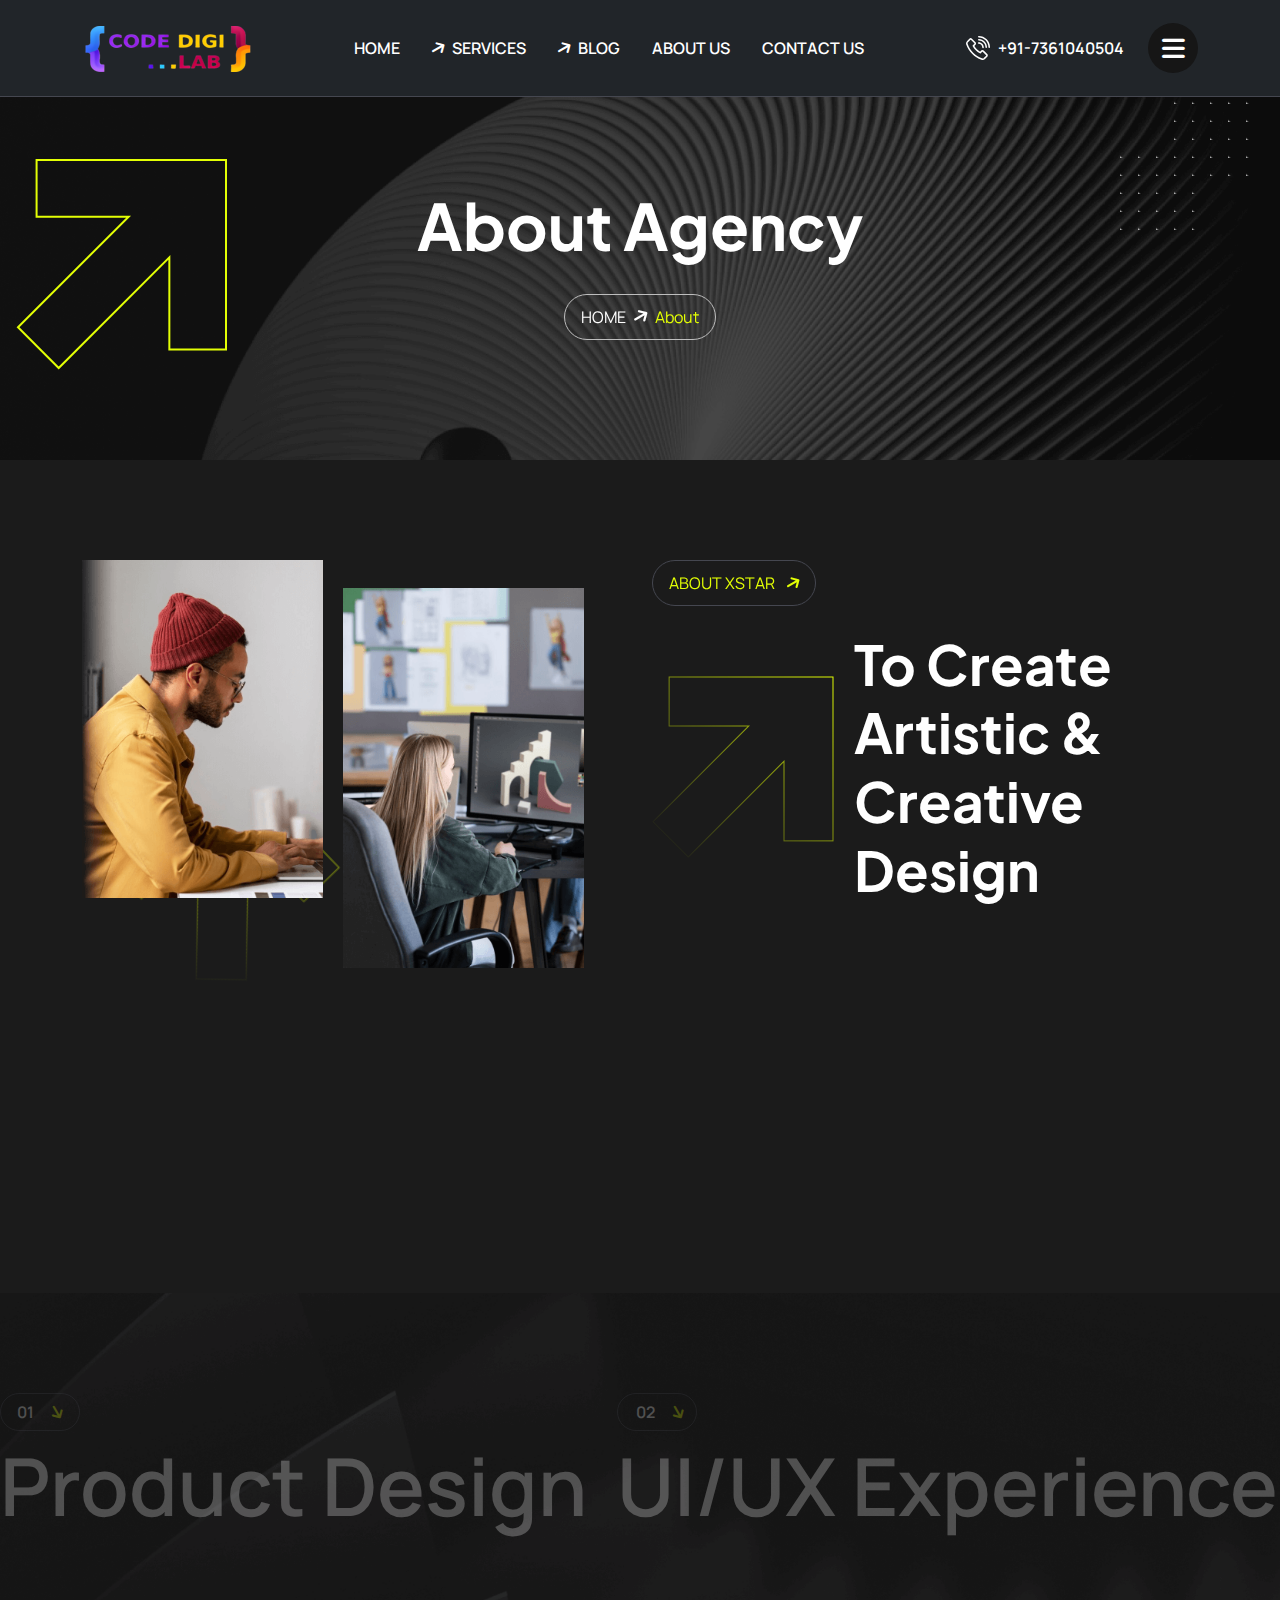
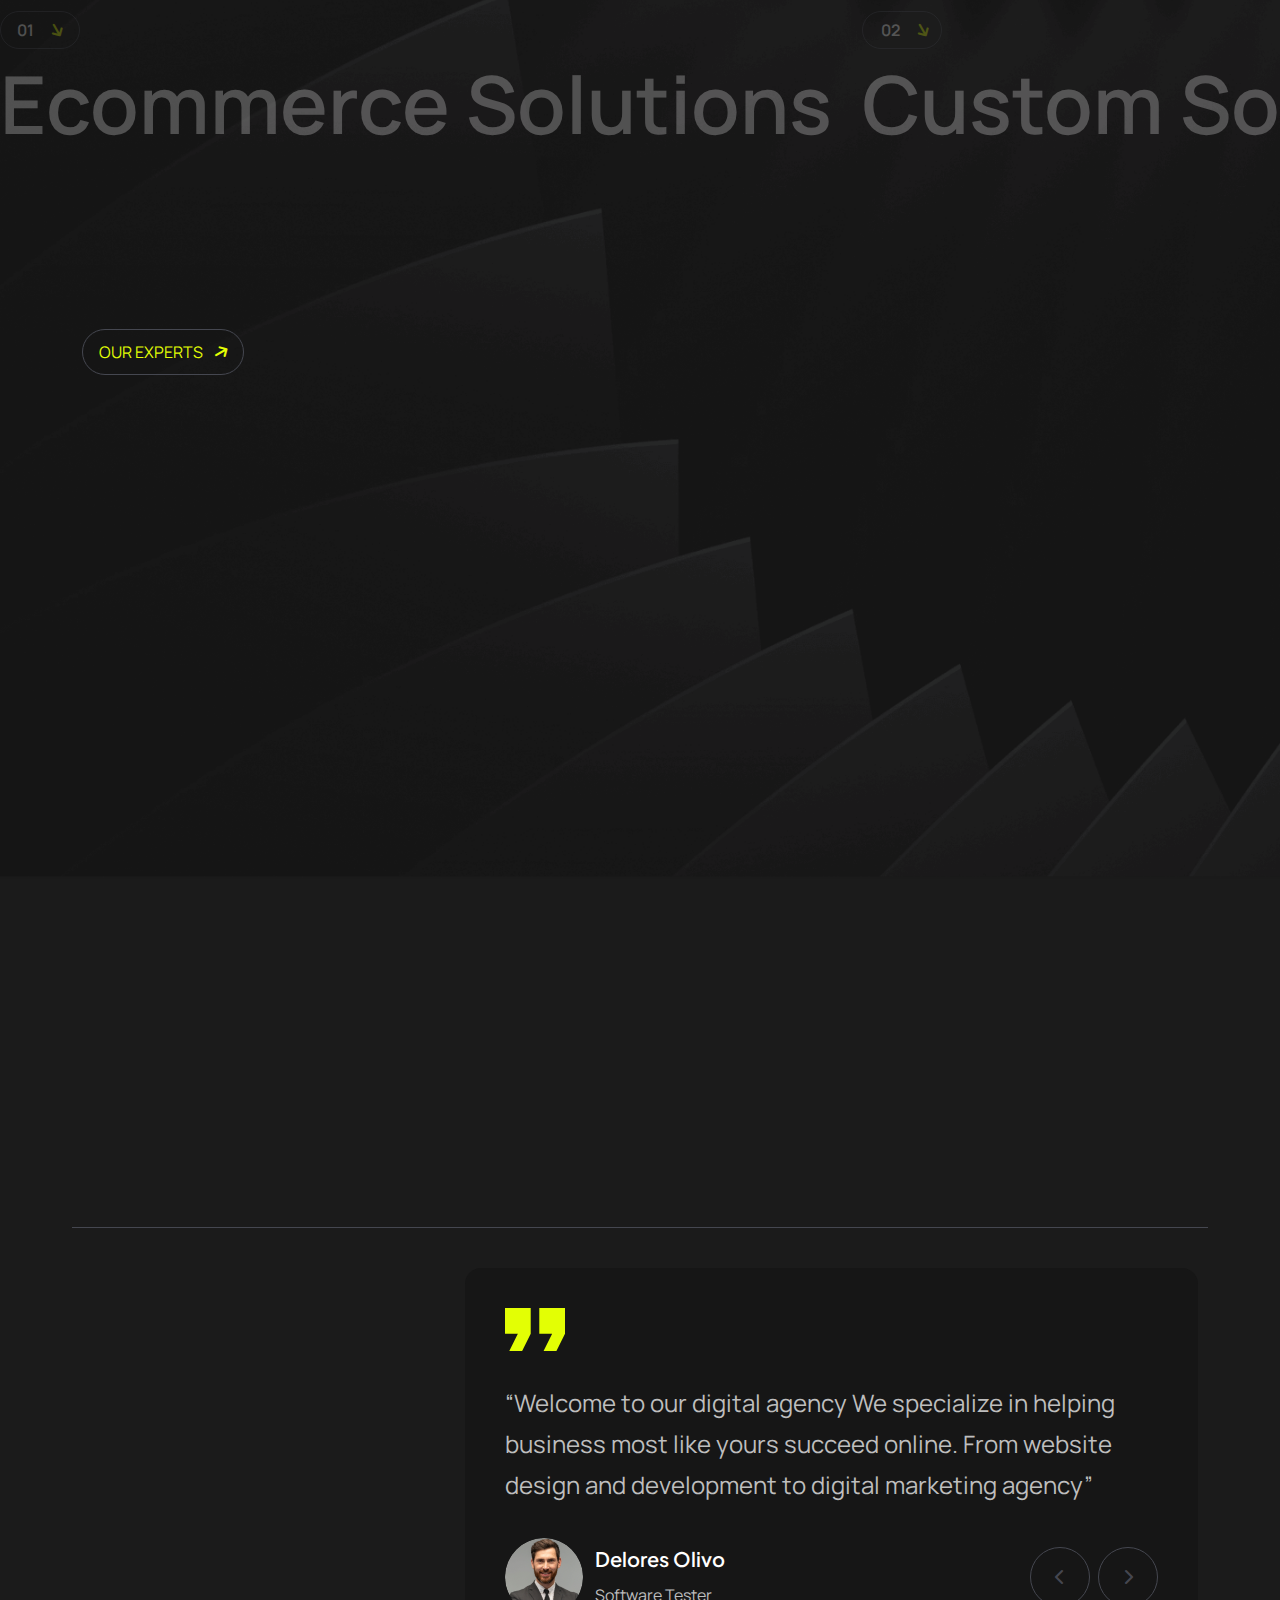
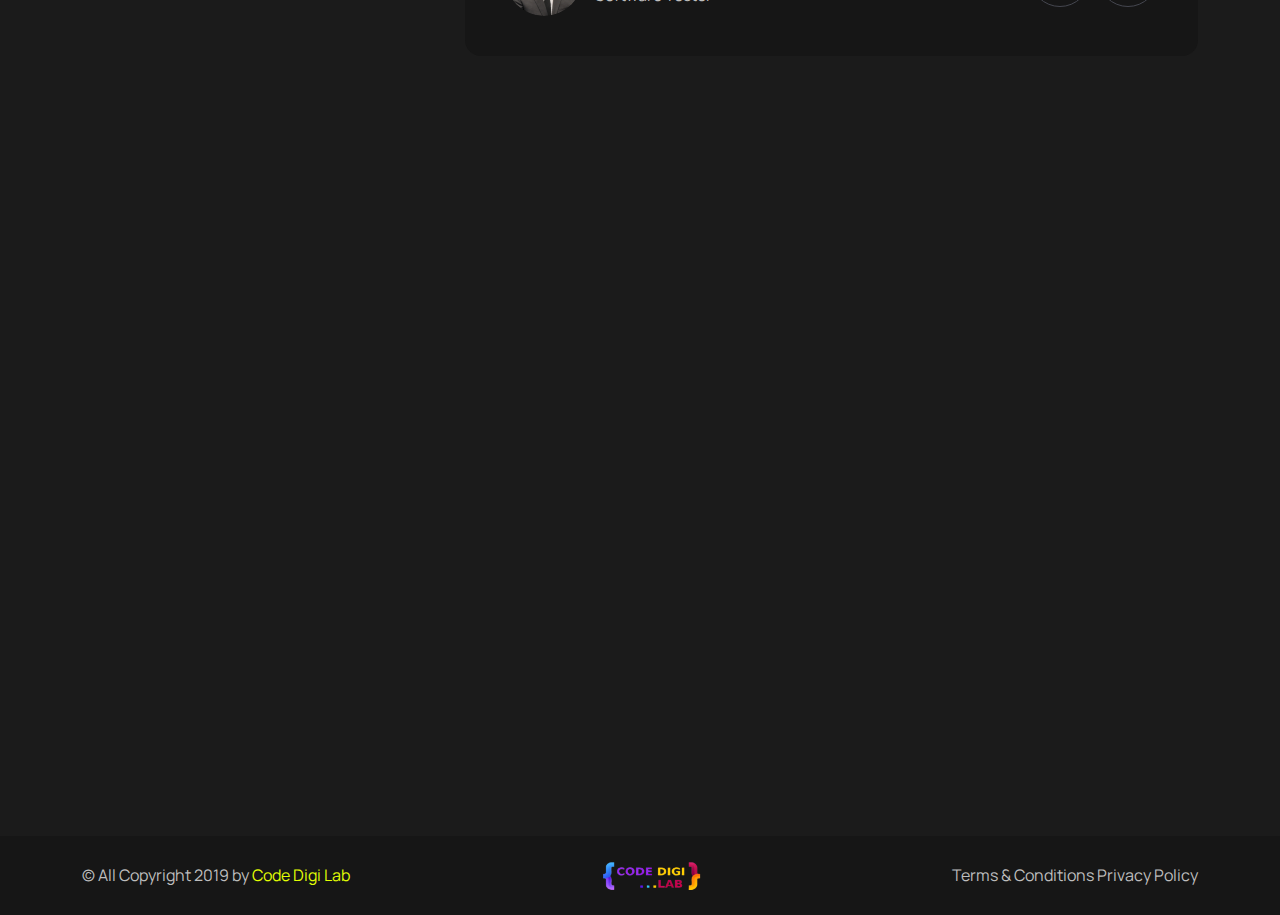
<file: about.html>
<!doctype html>
<html lang="en">

<!--<< Header Area >>-->

    <script src="include/head.js"></script>


<body class="position-relative bg2-clr">

    <script src="include/header.js"></script>


    <!-- Main start -->
    <main class="main">

        <!-- Breadcrumnd Banner -->
        <section class="breadcrumnd-banner position-relative">
            <div class="container">
                <div class="row g-5 justify-content-center">
                    <div class="col-lg-7">
                        <div class="breadcrumnd-content text-center">
                            <h1 class="white mb-xxl-10 mb-xl-8 mb-6" data-aos="zoom-in-left" data-aos-duration="1800">
                                About Agency
                            </h1>
                            <ul class="breadcrumnd d-inline-flex align-items-center gap-2 pra-border radius100 py-xxl-3 py-2 px-xxl-4 px-4"
                                data-aos="zoom-in-right" data-aos-duration="2000">
                                <li>
                                    <a href="index.html" class="text-uppercase htheme">
                                        Home
                                    </a>
                                </li>
                                <li>
                                    <span class="rot60 d-inline-block">
                                        <i class="fas fa-arrow-up"></i>
                                    </span>
                                </li>
                                <li class="theme-clr">
                                    About
                                </li>
                            </ul>
                        </div>
                    </div>
                </div>
            </div>
            <!--Element-->
            <img src="assets/img/element/cmn-dost.png" alt="img" class="cmn-dots">
            <div class="cmn-svg-shape cmn-svg">
                <svg width="211" height="211" viewBox="0 0 211 211" fill="none" xmlns="http://www.w3.org/2000/svg">
                    <path
                        d="M153.353 98.3617V190.413H210V1H20.5872V57.6468H112.638L2 168.285L42.7149 209L153.353 98.3617Z"
                        stroke="url(#paint0_linear_6584_3026)" stroke-width="2" />
                    <defs>
                        <linearGradient id="paint0_linear_6584_3026" x1="416.867" y1="-216.267" x2="8.49998" y2="192.1"
                            gradientUnits="userSpaceOnUse">
                            <stop offset="2" stop-color="#E3FF04" />
                            <stop offset="1" stop-color="#FF7425" stop-opacity="0" />
                        </linearGradient>
                    </defs>
                </svg>
            </div>
        </section>
        <!-- Breadcrumnd Banner -->

        <!-- Cmn About Start -->
        <section class="pt-space pb-space section-bg">
            <div class="container">
                <div class="row g-6 justify-content-between">
                    <div class="col-lg-6 pe-lg-14">
                        <div class="d-flex gap-xxl-7 gap-xl-5 gap-4 position-relative z-index-1">
                            <div class="about-small-thumb w-100" data-aos="zoom-in" data-aos-duration="1500">
                                <img src="assets/img/about/about-s1.png" alt="img" class="w-100">
                            </div>
                            <div class="about-small-thumb w-100 mt-xxl-10 mt-xl-7 mt-lg-5 mt-3" data-aos="zoom-in"
                                data-aos-duration="1800">
                                <img src="assets/img/about/about-s2.png" alt="img" class="w-100">
                            </div>
                            <!--- About Arrow -->
                            <img src="assets/img/element/arrow-right-storke.png" alt="img" class="about-tumb-arrow">
                        </div>
                    </div>
                    <div class="col-lg-6">
                        <div class="about-samll-content">
                            <div class="pricing-title">
                                <div class="radius-btn text-uppercase cmn-border d-inline-flex radius100 py-xxl-2 py-2 px-xxl-4 px-4 theme-clr gap-xxl-4 gap-3 mb-xxl-8 mb-xl-6 mb-5"
                                    data-aos="zoom-in-left" data-aos-duration="1400">
                                    ABOUT XSTAR
                                    <span class="rot60 d-inline-block">
                                        <i class="fas fa-arrow-up theme-clr"></i>
                                    </span>
                                </div>
                                <h2 class="stitle d-flex align-items-center mb-xxl-8 mb-xl-7 mb-lg-6 mb-5 gap-xxl-7 gap-xl-5 gap-3"
                                    data-aos="zoom-in-left" data-aos-duration="1700">
                                    <img src="assets/img/element/arrow-right-storke.png" alt="img" data-aos="zoom-in-up"
                                        data-aos-duration="2000">
                                    To Create Artistic & Creative Design
                                </h2>
                                <p class="white-clr mb-xxl-8 mb-xl-8 mb-5" data-aos="zoom-in-up"
                                    data-aos-duration="1400">
                                    Bring to the table win-win survival strategies to ensure proactive domination. At
                                    the end of the day, going forward, a
                                    new normal that has evolved from generation on the runway heading towards a
                                    streamlined cloud.
                                </p>
                                <div class="result-progress-wrap" data-aos="zoom-in-up" data-aos-duration="1800">
                                    <div class="progres-item mb-xxl-6 mb-xl-5 mb-4">
                                        <div class="d-flex align-items-center justify-content-between mb-xxl-4 mb-3">
                                            <span class="conssub">
                                                Branding Design
                                            </span>
                                            <span class="cons">88%</span>
                                        </div>
                                        <div class="progress-solving">
                                            <div class="progress-bar"></div>
                                        </div>
                                    </div>
                                    <div class="progres-item">
                                        <div class="d-flex align-items-center justify-content-between mb-xxl-4 mb-3">
                                            <span class="conssub">
                                                Business
                                            </span>
                                            <span class="cons">96%</span>
                                        </div>
                                        <div class="progress-solving">
                                            <div class="progress-bar"></div>
                                        </div>
                                    </div>
                                </div>
                            </div>
                        </div>
                    </div>
                </div>
            </div>
        </section>
        <!-- Cmn About End -->

        <!-- Cmn Team stafs Start -->
        <section class="team-staft pt-space pb-space">
            <div class="team-staft-slidewrap pb-space">
                <div class="digital-marketing mb-lg-0 mb-10">
                    <div class="comm">
                        <div class="cmn-textslide d-grid position-relative">
                            <span
                                class="d-flex justify-content-center serial-badge align-items-center gap-4 cmn-border radius100 white-clr">
                                01
                                <span class="rot60 d-inline-block theme-clr">
                                    <i class="fa-solid fa-arrow-right"></i>
                                </span>
                            </span>
                            Product Design
                            <span class="digital-thumb">
                                <img src="assets/img/service/tab1.png" alt="img">
                            </span>
                        </div>
                        <div class="cmn-textslide d-grid position-relative">
                            <span class="d-flex serial-badge align-items-center gap-4 cmn-border radius100 white-clr">
                                02
                                <span class="rot60 d-inline-block theme-clr">
                                    <i class="fa-solid fa-arrow-right"></i>
                                </span>
                            </span>
                            UI/UX Experience
                            <span class="digital-thumb">
                                <img src="assets/img/service/tab2.png" alt="img">
                            </span>
                        </div>
                        <div class="cmn-textslide d-grid position-relative">
                            <span class="d-flex serial-badge align-items-center gap-4 cmn-border radius100 white-clr">
                                03
                                <span class="rot60 d-inline-block theme-clr">
                                    <i class="fa-solid fa-arrow-right"></i>
                                </span>
                            </span>
                            Digital Marketing
                            <span class="digital-thumb">
                                <img src="assets/img/service/tab3.png" alt="img">
                            </span>
                        </div>
                    </div>
                    <div class="comm">
                        <div class="cmn-textslide d-grid position-relative">
                            <span
                                class="d-flex justify-content-center serial-badge align-items-center gap-4 cmn-border radius100 white-clr">
                                04
                                <span class="rot60 d-inline-block theme-clr">
                                    <i class="fa-solid fa-arrow-right"></i>
                                </span>
                            </span>
                            Product Design
                            <span class="digital-thumb">
                                <img src="assets/img/service/tab4.png" alt="img">
                            </span>
                        </div>
                        <div class="cmn-textslide d-grid position-relative">
                            <span class="d-flex serial-badge align-items-center gap-4 cmn-border radius100 white-clr">
                                05
                                <span class="rot60 d-inline-block theme-clr">
                                    <i class="fa-solid fa-arrow-right"></i>
                                </span>
                            </span>
                            UI/UX Experience
                            <span class="digital-thumb">
                                <img src="assets/img/service/tab1.png" alt="img">
                            </span>
                        </div>
                        <div class="cmn-textslide d-grid position-relative">
                            <span class="d-flex serial-badge align-items-center gap-4 cmn-border radius100 white-clr">
                                06
                                <span class="rot60 d-inline-block theme-clr">
                                    <i class="fa-solid fa-arrow-right"></i>
                                </span>
                            </span>
                            Digital Marketing
                            <span class="digital-thumb">
                                <img src="assets/img/service/tab3.png" alt="img">
                            </span>
                        </div>
                    </div>
                </div>
                <div class="digital-marketing text-slie-reverse">
                    <div class="comm">
                        <div class="cmn-textslide d-grid position-relative">
                            <span
                                class="d-flex justify-content-center serial-badge align-items-center gap-4 cmn-border radius100 white-clr">
                                01
                                <span class="rot60 d-inline-block theme-clr">
                                    <i class="fa-solid fa-arrow-right"></i>
                                </span>
                            </span>
                            Ecommerce Solutions
                            <span class="digital-thumb">
                                <img src="assets/img/service/tab1.png" alt="img">
                            </span>
                        </div>
                        <div class="cmn-textslide d-grid position-relative">
                            <span class="d-flex serial-badge align-items-center gap-4 cmn-border radius100 white-clr">
                                02
                                <span class="rot60 d-inline-block theme-clr">
                                    <i class="fa-solid fa-arrow-right"></i>
                                </span>
                            </span>
                            Custom Solutions
                            <span class="digital-thumb">
                                <img src="assets/img/service/tab2.png" alt="img">
                            </span>
                        </div>
                        <div class="cmn-textslide d-grid position-relative">
                            <span class="d-flex serial-badge align-items-center gap-4 cmn-border radius100 white-clr">
                                03
                                <span class="rot60 d-inline-block theme-clr">
                                    <i class="fa-solid fa-arrow-right"></i>
                                </span>
                            </span>
                            Ecommerce
                            <span class="digital-thumb">
                                <img src="assets/img/service/tab3.png" alt="img">
                            </span>
                        </div>
                    </div>
                    <div class="comm">
                        <div class="cmn-textslide d-grid position-relative">
                            <span
                                class="d-flex justify-content-center serial-badge align-items-center gap-4 cmn-border radius100 white-clr">
                                04
                                <span class="rot60 d-inline-block theme-clr">
                                    <i class="fa-solid fa-arrow-right"></i>
                                </span>
                            </span>
                            Custom Solutions
                            <span class="digital-thumb">
                                <img src="assets/img/service/tab4.png" alt="img">
                            </span>
                        </div>
                        <div class="cmn-textslide d-grid position-relative">
                            <span class="d-flex serial-badge align-items-center gap-4 cmn-border radius100 white-clr">
                                05
                                <span class="rot60 d-inline-block theme-clr">
                                    <i class="fa-solid fa-arrow-right"></i>
                                </span>
                            </span>
                            Mobile app
                            <span class="digital-thumb">
                                <img src="assets/img/service/tab1.png" alt="img">
                            </span>
                        </div>
                        <div class="cmn-textslide d-grid position-relative">
                            <span class="d-flex serial-badge align-items-center gap-4 cmn-border radius100 white-clr">
                                06
                                <span class="rot60 d-inline-block theme-clr">
                                    <i class="fa-solid fa-arrow-right"></i>
                                </span>
                            </span>
                            Creative Design
                            <span class="digital-thumb">
                                <img src="assets/img/service/tab3.png" alt="img">
                            </span>
                        </div>
                    </div>
                </div>
            </div>
            <div class="container">
                <div
                    class="d-flex align-items-center justify-content-between flex-wrap gap-5 mb-xxl-15 mb-xl-12 mb-lg-10 mb-md-10 mb-sm-10 mb-9">
                    <div class="pricing-title">
                        <div
                            class="radius-btn text-uppercase cmn-border d-inline-flex radius100 py-xxl-2 py-2 px-xxl-4 px-4 theme-clr gap-xxl-4 gap-3 mb-xxl-8 mb-xl-6 mb-5">
                            oUR experts
                            <span class="rot60 d-inline-block">
                                <i class="fas fa-arrow-up theme-clr"></i>
                            </span>
                        </div>
                        
                    </div>
                    
                </div>
                <div class="row g-xxl-7 g-xl-5 g-4 justify-content-center">
                    <div class="col-xl-3 col-lg-4 col-md-6 col-sm-6" data-aos="fadein" data-aos-duration="1400">
                        <div
                            class="team-staf-item tilt bg2-clr text-center py-xxl-8 py-xl-6 py-5 px-xxl-7 px-xl-5 px-4">
                            <div class="thumb">
                                <img src="assets/img/team/rd1.png" alt="img">
                            </div>
                            <div class="content bb-border pb-xxl-4 pb-3 mb-xxl-6 mb-xl-4 mb-3">
                                <h6 class="m-3 white-clr">
                                    Esther Howard
                                </h6>
                                <span class="pra-clr">
                                    CTO & Founder
                                </span>
                            </div>
                            <ul
                                class="trans-social d-flex align-items-center justify-content-center gap-xxl-5 gap-xl-4 gap-3">
                                <li>
                                    <a href="">
                                        <svg width="11" height="20" viewBox="0 0 11 20" fill="none"
                                            xmlns="http://www.w3.org/2000/svg">
                                            <path
                                                d="M10.0391 11.25L10.5859 7.65625H7.10938V5.3125C7.10938 4.29688 7.57812 3.35938 9.14062 3.35938H10.7422V0.273438C10.7422 0.273438 9.29688 0 7.92969 0C5.07812 0 3.20312 1.75781 3.20312 4.88281V7.65625H0V11.25H3.20312V20H7.10938V11.25H10.0391Z"
                                                fill="#454750" />
                                        </svg>
                                    </a>
                                </li>
                                <li>
                                    <a href="">
                                        <svg width="21" height="20" viewBox="0 0 21 20" fill="none"
                                            xmlns="http://www.w3.org/2000/svg">
                                            <path
                                                d="M10.7645 4.84375C7.90737 4.84375 5.63058 7.16518 5.63058 9.97768C5.63058 12.8348 7.90737 15.1116 10.7645 15.1116C13.577 15.1116 15.8984 12.8348 15.8984 9.97768C15.8984 7.16518 13.577 4.84375 10.7645 4.84375ZM10.7645 13.3259C8.93415 13.3259 7.41629 11.8527 7.41629 9.97768C7.41629 8.14732 8.88951 6.67411 10.7645 6.67411C12.5949 6.67411 14.0681 8.14732 14.0681 9.97768C14.0681 11.8527 12.5949 13.3259 10.7645 13.3259ZM17.2824 4.66518C17.2824 3.99554 16.7467 3.45982 16.077 3.45982C15.4074 3.45982 14.8717 3.99554 14.8717 4.66518C14.8717 5.33482 15.4074 5.87054 16.077 5.87054C16.7467 5.87054 17.2824 5.33482 17.2824 4.66518ZM20.6752 5.87054C20.5859 4.26339 20.2288 2.83482 19.0681 1.67411C17.9074 0.513393 16.4788 0.15625 14.8717 0.0669643C13.2199 -0.0223214 8.26451 -0.0223214 6.61272 0.0669643C5.00558 0.15625 3.62165 0.513393 2.41629 1.67411C1.25558 2.83482 0.898438 4.26339 0.809152 5.87054C0.719866 7.52232 0.719866 12.4777 0.809152 14.1295C0.898438 15.7366 1.25558 17.1205 2.41629 18.3259C3.62165 19.4866 5.00558 19.8438 6.61272 19.933C8.26451 20.0223 13.2199 20.0223 14.8717 19.933C16.4788 19.8438 17.9074 19.4866 19.0681 18.3259C20.2288 17.1205 20.5859 15.7366 20.6752 14.1295C20.7645 12.4777 20.7645 7.52232 20.6752 5.87054ZM18.5324 15.8705C18.2199 16.7634 17.5056 17.433 16.6574 17.7902C15.3181 18.3259 12.1931 18.192 10.7645 18.192C9.2913 18.192 6.16629 18.3259 4.87165 17.7902C3.97879 17.433 3.30915 16.7634 2.95201 15.8705C2.41629 14.5759 2.55022 11.4509 2.55022 9.97768C2.55022 8.54911 2.41629 5.42411 2.95201 4.08482C3.30915 3.23661 3.97879 2.56696 4.87165 2.20982C6.16629 1.67411 9.2913 1.80804 10.7645 1.80804C12.1931 1.80804 15.3181 1.67411 16.6574 2.20982C17.5056 2.52232 18.1752 3.23661 18.5324 4.08482C19.0681 5.42411 18.9342 8.54911 18.9342 9.97768C18.9342 11.4509 19.0681 14.5759 18.5324 15.8705Z"
                                                fill="#454750" />
                                        </svg>
                                    </a>
                                </li>
                                <li>
                                    <a href="">
                                        <svg width="26" height="20" viewBox="0 0 26 20" fill="none"
                                            xmlns="http://www.w3.org/2000/svg">
                                            <path
                                                d="M22.8627 4.96386C23.8265 4.24096 24.694 3.37349 25.3687 2.36145C24.5012 2.74699 23.4892 3.03614 22.4771 3.13253C23.5374 2.50602 24.3085 1.54217 24.694 0.337349C23.7301 0.915663 22.6217 1.3494 21.5133 1.59036C20.5494 0.578313 19.2482 0 17.8024 0C15.0072 0 12.7422 2.26506 12.7422 5.06024C12.7422 5.44578 12.7904 5.83133 12.8868 6.21687C8.69399 5.9759 4.93496 3.95181 2.42893 0.915663C1.9952 1.63855 1.75424 2.50602 1.75424 3.46988C1.75424 5.20482 2.62171 6.74699 4.0193 7.66265C3.20002 7.61446 2.38074 7.42169 1.70604 7.03614V7.08434C1.70604 9.54217 3.44098 11.5663 5.75424 12.0482C5.36869 12.1446 4.88677 12.241 4.45303 12.241C4.11568 12.241 3.82652 12.1928 3.48918 12.1446C4.11568 14.1687 5.9952 15.6145 8.21207 15.6627C6.47713 17.012 4.30845 17.8313 1.94701 17.8313C1.51327 17.8313 1.12773 17.7831 0.742188 17.7349C2.95906 19.1807 5.60966 20 8.50122 20C17.8024 20 22.8627 12.3373 22.8627 5.63855C22.8627 5.39759 22.8627 5.20482 22.8627 4.96386Z"
                                                fill="#454750" />
                                        </svg>
                                    </a>
                                </li>
                                <li>
                                    <a href="">
                                        <svg width="16" height="20" viewBox="0 0 16 20" fill="none"
                                            xmlns="http://www.w3.org/2000/svg">
                                            <path
                                                d="M8.54036 0C4.41469 0 0.369141 2.72374 0.369141 7.16984C0.369141 9.97369 1.93128 11.5759 2.8926 11.5759C3.29315 11.5759 3.53348 10.4944 3.53348 10.174C3.53348 9.81347 2.57216 9.01237 2.57216 7.45023C2.57216 4.24583 5.01552 1.96269 8.17986 1.96269C10.9437 1.96269 12.9464 3.52484 12.9464 6.36874C12.9464 8.49166 12.1052 12.4571 9.34146 12.4571C8.34008 12.4571 7.45887 11.7361 7.45887 10.7347C7.45887 9.21264 8.54036 7.73061 8.54036 6.16847C8.54036 3.52484 4.77519 4.0055 4.77519 7.2099C4.77519 7.89083 4.8553 8.61182 5.17574 9.2527C4.61497 11.6159 3.49343 15.1808 3.49343 17.6242C3.49343 18.3852 3.57354 19.1062 3.65365 19.8673C3.77381 20.0275 3.73376 20.0275 3.93403 19.9474C5.93678 17.1836 5.89673 16.6228 6.77794 13.0179C7.29865 13.9391 8.54036 14.4598 9.58179 14.4598C13.8276 14.4598 15.7503 10.2941 15.7503 6.56902C15.7503 2.60357 12.3055 0 8.54036 0Z"
                                                fill="#454750" />
                                        </svg>
                                    </a>
                                </li>
                            </ul>
                        </div>
                    </div>
                    <div class="col-xl-3 col-lg-4 col-md-6 col-sm-6" data-aos="fadein" data-aos-duration="1600">
                        <div
                            class="team-staf-item tilt bg2-clr text-center py-xxl-8 py-xl-6 py-5 px-xxl-7 px-xl-5 px-4">
                            <div class="thumb">
                                <img src="assets/img/team/rd2.png" alt="img">
                            </div>
                            <div class="content bb-border pb-xxl-4 pb-3 mb-xxl-6 mb-xl-4 mb-3">
                                <h6 class="m-3 white-clr">
                                    Darlene Robertson
                                </h6>
                                <span class="pra-clr">
                                    UI/UX Designer
                                </span>
                            </div>
                            <ul
                                class="trans-social d-flex align-items-center justify-content-center gap-xxl-5 gap-xl-4 gap-3">
                                <li>
                                    <a href="">
                                        <svg width="11" height="20" viewBox="0 0 11 20" fill="none"
                                            xmlns="http://www.w3.org/2000/svg">
                                            <path
                                                d="M10.0391 11.25L10.5859 7.65625H7.10938V5.3125C7.10938 4.29688 7.57812 3.35938 9.14062 3.35938H10.7422V0.273438C10.7422 0.273438 9.29688 0 7.92969 0C5.07812 0 3.20312 1.75781 3.20312 4.88281V7.65625H0V11.25H3.20312V20H7.10938V11.25H10.0391Z"
                                                fill="#454750" />
                                        </svg>
                                    </a>
                                </li>
                                <li>
                                    <a href="">
                                        <svg width="21" height="20" viewBox="0 0 21 20" fill="none"
                                            xmlns="http://www.w3.org/2000/svg">
                                            <path
                                                d="M10.7645 4.84375C7.90737 4.84375 5.63058 7.16518 5.63058 9.97768C5.63058 12.8348 7.90737 15.1116 10.7645 15.1116C13.577 15.1116 15.8984 12.8348 15.8984 9.97768C15.8984 7.16518 13.577 4.84375 10.7645 4.84375ZM10.7645 13.3259C8.93415 13.3259 7.41629 11.8527 7.41629 9.97768C7.41629 8.14732 8.88951 6.67411 10.7645 6.67411C12.5949 6.67411 14.0681 8.14732 14.0681 9.97768C14.0681 11.8527 12.5949 13.3259 10.7645 13.3259ZM17.2824 4.66518C17.2824 3.99554 16.7467 3.45982 16.077 3.45982C15.4074 3.45982 14.8717 3.99554 14.8717 4.66518C14.8717 5.33482 15.4074 5.87054 16.077 5.87054C16.7467 5.87054 17.2824 5.33482 17.2824 4.66518ZM20.6752 5.87054C20.5859 4.26339 20.2288 2.83482 19.0681 1.67411C17.9074 0.513393 16.4788 0.15625 14.8717 0.0669643C13.2199 -0.0223214 8.26451 -0.0223214 6.61272 0.0669643C5.00558 0.15625 3.62165 0.513393 2.41629 1.67411C1.25558 2.83482 0.898438 4.26339 0.809152 5.87054C0.719866 7.52232 0.719866 12.4777 0.809152 14.1295C0.898438 15.7366 1.25558 17.1205 2.41629 18.3259C3.62165 19.4866 5.00558 19.8438 6.61272 19.933C8.26451 20.0223 13.2199 20.0223 14.8717 19.933C16.4788 19.8438 17.9074 19.4866 19.0681 18.3259C20.2288 17.1205 20.5859 15.7366 20.6752 14.1295C20.7645 12.4777 20.7645 7.52232 20.6752 5.87054ZM18.5324 15.8705C18.2199 16.7634 17.5056 17.433 16.6574 17.7902C15.3181 18.3259 12.1931 18.192 10.7645 18.192C9.2913 18.192 6.16629 18.3259 4.87165 17.7902C3.97879 17.433 3.30915 16.7634 2.95201 15.8705C2.41629 14.5759 2.55022 11.4509 2.55022 9.97768C2.55022 8.54911 2.41629 5.42411 2.95201 4.08482C3.30915 3.23661 3.97879 2.56696 4.87165 2.20982C6.16629 1.67411 9.2913 1.80804 10.7645 1.80804C12.1931 1.80804 15.3181 1.67411 16.6574 2.20982C17.5056 2.52232 18.1752 3.23661 18.5324 4.08482C19.0681 5.42411 18.9342 8.54911 18.9342 9.97768C18.9342 11.4509 19.0681 14.5759 18.5324 15.8705Z"
                                                fill="#454750" />
                                        </svg>
                                    </a>
                                </li>
                                <li>
                                    <a href="">
                                        <svg width="26" height="20" viewBox="0 0 26 20" fill="none"
                                            xmlns="http://www.w3.org/2000/svg">
                                            <path
                                                d="M22.8627 4.96386C23.8265 4.24096 24.694 3.37349 25.3687 2.36145C24.5012 2.74699 23.4892 3.03614 22.4771 3.13253C23.5374 2.50602 24.3085 1.54217 24.694 0.337349C23.7301 0.915663 22.6217 1.3494 21.5133 1.59036C20.5494 0.578313 19.2482 0 17.8024 0C15.0072 0 12.7422 2.26506 12.7422 5.06024C12.7422 5.44578 12.7904 5.83133 12.8868 6.21687C8.69399 5.9759 4.93496 3.95181 2.42893 0.915663C1.9952 1.63855 1.75424 2.50602 1.75424 3.46988C1.75424 5.20482 2.62171 6.74699 4.0193 7.66265C3.20002 7.61446 2.38074 7.42169 1.70604 7.03614V7.08434C1.70604 9.54217 3.44098 11.5663 5.75424 12.0482C5.36869 12.1446 4.88677 12.241 4.45303 12.241C4.11568 12.241 3.82652 12.1928 3.48918 12.1446C4.11568 14.1687 5.9952 15.6145 8.21207 15.6627C6.47713 17.012 4.30845 17.8313 1.94701 17.8313C1.51327 17.8313 1.12773 17.7831 0.742188 17.7349C2.95906 19.1807 5.60966 20 8.50122 20C17.8024 20 22.8627 12.3373 22.8627 5.63855C22.8627 5.39759 22.8627 5.20482 22.8627 4.96386Z"
                                                fill="#454750" />
                                        </svg>
                                    </a>
                                </li>
                                <li>
                                    <a href="">
                                        <svg width="16" height="20" viewBox="0 0 16 20" fill="none"
                                            xmlns="http://www.w3.org/2000/svg">
                                            <path
                                                d="M8.54036 0C4.41469 0 0.369141 2.72374 0.369141 7.16984C0.369141 9.97369 1.93128 11.5759 2.8926 11.5759C3.29315 11.5759 3.53348 10.4944 3.53348 10.174C3.53348 9.81347 2.57216 9.01237 2.57216 7.45023C2.57216 4.24583 5.01552 1.96269 8.17986 1.96269C10.9437 1.96269 12.9464 3.52484 12.9464 6.36874C12.9464 8.49166 12.1052 12.4571 9.34146 12.4571C8.34008 12.4571 7.45887 11.7361 7.45887 10.7347C7.45887 9.21264 8.54036 7.73061 8.54036 6.16847C8.54036 3.52484 4.77519 4.0055 4.77519 7.2099C4.77519 7.89083 4.8553 8.61182 5.17574 9.2527C4.61497 11.6159 3.49343 15.1808 3.49343 17.6242C3.49343 18.3852 3.57354 19.1062 3.65365 19.8673C3.77381 20.0275 3.73376 20.0275 3.93403 19.9474C5.93678 17.1836 5.89673 16.6228 6.77794 13.0179C7.29865 13.9391 8.54036 14.4598 9.58179 14.4598C13.8276 14.4598 15.7503 10.2941 15.7503 6.56902C15.7503 2.60357 12.3055 0 8.54036 0Z"
                                                fill="#454750" />
                                        </svg>
                                    </a>
                                </li>
                            </ul>
                        </div>
                    </div>
                    <div class="col-xl-3 col-lg-4 col-md-6 col-sm-6" data-aos="fadein" data-aos-duration="1800">
                        <div
                            class="team-staf-item tilt bg2-clr text-center py-xxl-8 py-xl-6 py-5 px-xxl-7 px-xl-5 px-4">
                            <div class="thumb">
                                <img src="assets/img/team/rd3.png" alt="img">
                            </div>
                            <div class="content bb-border pb-xxl-4 pb-3 mb-xxl-6 mb-xl-4 mb-3">
                                <h6 class="m-3 white-clr">
                                    Ralph Edwards
                                </h6>
                                <span class="pra-clr">
                                    Software Tester
                                </span>
                            </div>
                            <ul
                                class="trans-social d-flex align-items-center justify-content-center gap-xxl-5 gap-xl-4 gap-3">
                                <li>
                                    <a href="">
                                        <svg width="11" height="20" viewBox="0 0 11 20" fill="none"
                                            xmlns="http://www.w3.org/2000/svg">
                                            <path
                                                d="M10.0391 11.25L10.5859 7.65625H7.10938V5.3125C7.10938 4.29688 7.57812 3.35938 9.14062 3.35938H10.7422V0.273438C10.7422 0.273438 9.29688 0 7.92969 0C5.07812 0 3.20312 1.75781 3.20312 4.88281V7.65625H0V11.25H3.20312V20H7.10938V11.25H10.0391Z"
                                                fill="#454750" />
                                        </svg>
                                    </a>
                                </li>
                                <li>
                                    <a href="">
                                        <svg width="21" height="20" viewBox="0 0 21 20" fill="none"
                                            xmlns="http://www.w3.org/2000/svg">
                                            <path
                                                d="M10.7645 4.84375C7.90737 4.84375 5.63058 7.16518 5.63058 9.97768C5.63058 12.8348 7.90737 15.1116 10.7645 15.1116C13.577 15.1116 15.8984 12.8348 15.8984 9.97768C15.8984 7.16518 13.577 4.84375 10.7645 4.84375ZM10.7645 13.3259C8.93415 13.3259 7.41629 11.8527 7.41629 9.97768C7.41629 8.14732 8.88951 6.67411 10.7645 6.67411C12.5949 6.67411 14.0681 8.14732 14.0681 9.97768C14.0681 11.8527 12.5949 13.3259 10.7645 13.3259ZM17.2824 4.66518C17.2824 3.99554 16.7467 3.45982 16.077 3.45982C15.4074 3.45982 14.8717 3.99554 14.8717 4.66518C14.8717 5.33482 15.4074 5.87054 16.077 5.87054C16.7467 5.87054 17.2824 5.33482 17.2824 4.66518ZM20.6752 5.87054C20.5859 4.26339 20.2288 2.83482 19.0681 1.67411C17.9074 0.513393 16.4788 0.15625 14.8717 0.0669643C13.2199 -0.0223214 8.26451 -0.0223214 6.61272 0.0669643C5.00558 0.15625 3.62165 0.513393 2.41629 1.67411C1.25558 2.83482 0.898438 4.26339 0.809152 5.87054C0.719866 7.52232 0.719866 12.4777 0.809152 14.1295C0.898438 15.7366 1.25558 17.1205 2.41629 18.3259C3.62165 19.4866 5.00558 19.8438 6.61272 19.933C8.26451 20.0223 13.2199 20.0223 14.8717 19.933C16.4788 19.8438 17.9074 19.4866 19.0681 18.3259C20.2288 17.1205 20.5859 15.7366 20.6752 14.1295C20.7645 12.4777 20.7645 7.52232 20.6752 5.87054ZM18.5324 15.8705C18.2199 16.7634 17.5056 17.433 16.6574 17.7902C15.3181 18.3259 12.1931 18.192 10.7645 18.192C9.2913 18.192 6.16629 18.3259 4.87165 17.7902C3.97879 17.433 3.30915 16.7634 2.95201 15.8705C2.41629 14.5759 2.55022 11.4509 2.55022 9.97768C2.55022 8.54911 2.41629 5.42411 2.95201 4.08482C3.30915 3.23661 3.97879 2.56696 4.87165 2.20982C6.16629 1.67411 9.2913 1.80804 10.7645 1.80804C12.1931 1.80804 15.3181 1.67411 16.6574 2.20982C17.5056 2.52232 18.1752 3.23661 18.5324 4.08482C19.0681 5.42411 18.9342 8.54911 18.9342 9.97768C18.9342 11.4509 19.0681 14.5759 18.5324 15.8705Z"
                                                fill="#454750" />
                                        </svg>
                                    </a>
                                </li>
                                <li>
                                    <a href="">
                                        <svg width="26" height="20" viewBox="0 0 26 20" fill="none"
                                            xmlns="http://www.w3.org/2000/svg">
                                            <path
                                                d="M22.8627 4.96386C23.8265 4.24096 24.694 3.37349 25.3687 2.36145C24.5012 2.74699 23.4892 3.03614 22.4771 3.13253C23.5374 2.50602 24.3085 1.54217 24.694 0.337349C23.7301 0.915663 22.6217 1.3494 21.5133 1.59036C20.5494 0.578313 19.2482 0 17.8024 0C15.0072 0 12.7422 2.26506 12.7422 5.06024C12.7422 5.44578 12.7904 5.83133 12.8868 6.21687C8.69399 5.9759 4.93496 3.95181 2.42893 0.915663C1.9952 1.63855 1.75424 2.50602 1.75424 3.46988C1.75424 5.20482 2.62171 6.74699 4.0193 7.66265C3.20002 7.61446 2.38074 7.42169 1.70604 7.03614V7.08434C1.70604 9.54217 3.44098 11.5663 5.75424 12.0482C5.36869 12.1446 4.88677 12.241 4.45303 12.241C4.11568 12.241 3.82652 12.1928 3.48918 12.1446C4.11568 14.1687 5.9952 15.6145 8.21207 15.6627C6.47713 17.012 4.30845 17.8313 1.94701 17.8313C1.51327 17.8313 1.12773 17.7831 0.742188 17.7349C2.95906 19.1807 5.60966 20 8.50122 20C17.8024 20 22.8627 12.3373 22.8627 5.63855C22.8627 5.39759 22.8627 5.20482 22.8627 4.96386Z"
                                                fill="#454750" />
                                        </svg>
                                    </a>
                                </li>
                                <li>
                                    <a href="">
                                        <svg width="16" height="20" viewBox="0 0 16 20" fill="none"
                                            xmlns="http://www.w3.org/2000/svg">
                                            <path
                                                d="M8.54036 0C4.41469 0 0.369141 2.72374 0.369141 7.16984C0.369141 9.97369 1.93128 11.5759 2.8926 11.5759C3.29315 11.5759 3.53348 10.4944 3.53348 10.174C3.53348 9.81347 2.57216 9.01237 2.57216 7.45023C2.57216 4.24583 5.01552 1.96269 8.17986 1.96269C10.9437 1.96269 12.9464 3.52484 12.9464 6.36874C12.9464 8.49166 12.1052 12.4571 9.34146 12.4571C8.34008 12.4571 7.45887 11.7361 7.45887 10.7347C7.45887 9.21264 8.54036 7.73061 8.54036 6.16847C8.54036 3.52484 4.77519 4.0055 4.77519 7.2099C4.77519 7.89083 4.8553 8.61182 5.17574 9.2527C4.61497 11.6159 3.49343 15.1808 3.49343 17.6242C3.49343 18.3852 3.57354 19.1062 3.65365 19.8673C3.77381 20.0275 3.73376 20.0275 3.93403 19.9474C5.93678 17.1836 5.89673 16.6228 6.77794 13.0179C7.29865 13.9391 8.54036 14.4598 9.58179 14.4598C13.8276 14.4598 15.7503 10.2941 15.7503 6.56902C15.7503 2.60357 12.3055 0 8.54036 0Z"
                                                fill="#454750" />
                                        </svg>
                                    </a>
                                </li>
                            </ul>
                        </div>
                    </div>
                    <div class="col-xl-3 col-lg-4 col-md-6 col-sm-6" data-aos="fadein" data-aos-duration="2000">
                        <div
                            class="team-staf-item tilt bg2-clr text-center py-xxl-8 py-xl-6 py-5 px-xxl-7 px-xl-5 px-4">
                            <div class="thumb">
                                <img src="assets/img/team/rd4.png" alt="img">
                            </div>
                            <div class="content bb-border pb-xxl-4 pb-3 mb-xxl-6 mb-xl-4 mb-3">
                                <h6 class="m-3 white-clr">
                                    Ronald Richards
                                </h6>
                                <span class="pra-clr">
                                    Team Leader
                                </span>
                            </div>
                            <ul
                                class="trans-social d-flex align-items-center justify-content-center gap-xxl-5 gap-xl-4 gap-3">
                                <li>
                                    <a href="">
                                        <svg width="11" height="20" viewBox="0 0 11 20" fill="none"
                                            xmlns="http://www.w3.org/2000/svg">
                                            <path
                                                d="M10.0391 11.25L10.5859 7.65625H7.10938V5.3125C7.10938 4.29688 7.57812 3.35938 9.14062 3.35938H10.7422V0.273438C10.7422 0.273438 9.29688 0 7.92969 0C5.07812 0 3.20312 1.75781 3.20312 4.88281V7.65625H0V11.25H3.20312V20H7.10938V11.25H10.0391Z"
                                                fill="#454750" />
                                        </svg>
                                    </a>
                                </li>
                                <li>
                                    <a href="">
                                        <svg width="21" height="20" viewBox="0 0 21 20" fill="none"
                                            xmlns="http://www.w3.org/2000/svg">
                                            <path
                                                d="M10.7645 4.84375C7.90737 4.84375 5.63058 7.16518 5.63058 9.97768C5.63058 12.8348 7.90737 15.1116 10.7645 15.1116C13.577 15.1116 15.8984 12.8348 15.8984 9.97768C15.8984 7.16518 13.577 4.84375 10.7645 4.84375ZM10.7645 13.3259C8.93415 13.3259 7.41629 11.8527 7.41629 9.97768C7.41629 8.14732 8.88951 6.67411 10.7645 6.67411C12.5949 6.67411 14.0681 8.14732 14.0681 9.97768C14.0681 11.8527 12.5949 13.3259 10.7645 13.3259ZM17.2824 4.66518C17.2824 3.99554 16.7467 3.45982 16.077 3.45982C15.4074 3.45982 14.8717 3.99554 14.8717 4.66518C14.8717 5.33482 15.4074 5.87054 16.077 5.87054C16.7467 5.87054 17.2824 5.33482 17.2824 4.66518ZM20.6752 5.87054C20.5859 4.26339 20.2288 2.83482 19.0681 1.67411C17.9074 0.513393 16.4788 0.15625 14.8717 0.0669643C13.2199 -0.0223214 8.26451 -0.0223214 6.61272 0.0669643C5.00558 0.15625 3.62165 0.513393 2.41629 1.67411C1.25558 2.83482 0.898438 4.26339 0.809152 5.87054C0.719866 7.52232 0.719866 12.4777 0.809152 14.1295C0.898438 15.7366 1.25558 17.1205 2.41629 18.3259C3.62165 19.4866 5.00558 19.8438 6.61272 19.933C8.26451 20.0223 13.2199 20.0223 14.8717 19.933C16.4788 19.8438 17.9074 19.4866 19.0681 18.3259C20.2288 17.1205 20.5859 15.7366 20.6752 14.1295C20.7645 12.4777 20.7645 7.52232 20.6752 5.87054ZM18.5324 15.8705C18.2199 16.7634 17.5056 17.433 16.6574 17.7902C15.3181 18.3259 12.1931 18.192 10.7645 18.192C9.2913 18.192 6.16629 18.3259 4.87165 17.7902C3.97879 17.433 3.30915 16.7634 2.95201 15.8705C2.41629 14.5759 2.55022 11.4509 2.55022 9.97768C2.55022 8.54911 2.41629 5.42411 2.95201 4.08482C3.30915 3.23661 3.97879 2.56696 4.87165 2.20982C6.16629 1.67411 9.2913 1.80804 10.7645 1.80804C12.1931 1.80804 15.3181 1.67411 16.6574 2.20982C17.5056 2.52232 18.1752 3.23661 18.5324 4.08482C19.0681 5.42411 18.9342 8.54911 18.9342 9.97768C18.9342 11.4509 19.0681 14.5759 18.5324 15.8705Z"
                                                fill="#454750" />
                                        </svg>
                                    </a>
                                </li>
                                <li>
                                    <a href="">
                                        <svg width="26" height="20" viewBox="0 0 26 20" fill="none"
                                            xmlns="http://www.w3.org/2000/svg">
                                            <path
                                                d="M22.8627 4.96386C23.8265 4.24096 24.694 3.37349 25.3687 2.36145C24.5012 2.74699 23.4892 3.03614 22.4771 3.13253C23.5374 2.50602 24.3085 1.54217 24.694 0.337349C23.7301 0.915663 22.6217 1.3494 21.5133 1.59036C20.5494 0.578313 19.2482 0 17.8024 0C15.0072 0 12.7422 2.26506 12.7422 5.06024C12.7422 5.44578 12.7904 5.83133 12.8868 6.21687C8.69399 5.9759 4.93496 3.95181 2.42893 0.915663C1.9952 1.63855 1.75424 2.50602 1.75424 3.46988C1.75424 5.20482 2.62171 6.74699 4.0193 7.66265C3.20002 7.61446 2.38074 7.42169 1.70604 7.03614V7.08434C1.70604 9.54217 3.44098 11.5663 5.75424 12.0482C5.36869 12.1446 4.88677 12.241 4.45303 12.241C4.11568 12.241 3.82652 12.1928 3.48918 12.1446C4.11568 14.1687 5.9952 15.6145 8.21207 15.6627C6.47713 17.012 4.30845 17.8313 1.94701 17.8313C1.51327 17.8313 1.12773 17.7831 0.742188 17.7349C2.95906 19.1807 5.60966 20 8.50122 20C17.8024 20 22.8627 12.3373 22.8627 5.63855C22.8627 5.39759 22.8627 5.20482 22.8627 4.96386Z"
                                                fill="#454750" />
                                        </svg>
                                    </a>
                                </li>
                                <li>
                                    <a href="">
                                        <svg width="16" height="20" viewBox="0 0 16 20" fill="none"
                                            xmlns="http://www.w3.org/2000/svg">
                                            <path
                                                d="M8.54036 0C4.41469 0 0.369141 2.72374 0.369141 7.16984C0.369141 9.97369 1.93128 11.5759 2.8926 11.5759C3.29315 11.5759 3.53348 10.4944 3.53348 10.174C3.53348 9.81347 2.57216 9.01237 2.57216 7.45023C2.57216 4.24583 5.01552 1.96269 8.17986 1.96269C10.9437 1.96269 12.9464 3.52484 12.9464 6.36874C12.9464 8.49166 12.1052 12.4571 9.34146 12.4571C8.34008 12.4571 7.45887 11.7361 7.45887 10.7347C7.45887 9.21264 8.54036 7.73061 8.54036 6.16847C8.54036 3.52484 4.77519 4.0055 4.77519 7.2099C4.77519 7.89083 4.8553 8.61182 5.17574 9.2527C4.61497 11.6159 3.49343 15.1808 3.49343 17.6242C3.49343 18.3852 3.57354 19.1062 3.65365 19.8673C3.77381 20.0275 3.73376 20.0275 3.93403 19.9474C5.93678 17.1836 5.89673 16.6228 6.77794 13.0179C7.29865 13.9391 8.54036 14.4598 9.58179 14.4598C13.8276 14.4598 15.7503 10.2941 15.7503 6.56902C15.7503 2.60357 12.3055 0 8.54036 0Z"
                                                fill="#454750" />
                                        </svg>
                                    </a>
                                </li>
                            </ul>
                        </div>
                    </div>
                </div>
            </div>
        </section>
        <!-- Cmn Team stafs End -->

        <!-- Testimonial version2 Start -->
        <section class="pt-space pb-space bg2-clr">
            <div class="container">
                <div
                    class="row g-md-5 g-6 align-items-end justify-content-between bb-border pb-xxl-15 pb-lg-10 pb-9 mb-xxl-15 mb-lg-10 mb-9">
                    <div class="col-lg-7">
                        <div class="d-flex align-items-center justify-content-between flex-wrap gap-5">
                            <div class="pricing-title">
                                <div class="radius-btn text-uppercase cmn-border d-inline-flex radius100 py-xxl-2 py-2 px-xxl-4 px-4 theme-clr gap-xxl-4 gap-3 mb-xxl-8 mb-xl-6 mb-5"
                                    data-aos="zoom-in-left" data-aos-duration="1500">
                                    Testimonials
                                    <span class="rot60 d-inline-block">
                                        <i class="fas fa-arrow-up theme-clr"></i>
                                    </span>
                                </div>
                                <h2 class="stitle" data-aos="zoom-in" data-aos-duration="1800">
                                    Some Of Our <span class="fw-400">Respected</span> Happy Clients Say
                                </h2>
                            </div>
                        </div>
                    </div>
                    <div class="col-lg-4" data-aos="zoom-in-right" data-aos-duration="1600">
                        <div class="d-flex justify-content-md-end">
                            <div class="d-flex align-items-center gap-3">
                                <ul class="customer-man d-flex align-items-center">
                                    <li>
                                        <img src="assets/img/team/avatar1.png" alt="img">
                                    </li>
                                    <li>
                                        <img src="assets/img/team/avatar2.png" alt="img">
                                    </li>
                                    <li>
                                        <img src="assets/img/team/avatar3.png" alt="img">
                                    </li>
                                    <li>
                                        <img src="assets/img/team/avatar4.png" alt="img">
                                    </li>
                                </ul>
                                <div class="review-cont">
                                    <div class="d-flex align-items-center gap-2 mb-xl-2 mb-1">
                                        <i class="fa-solid fa-star"></i>
                                        <i class="fa-solid fa-star"></i>
                                        <i class="fa-solid fa-star"></i>
                                        <i class="fa-solid fa-star"></i>
                                        <i class="fa-regular fa-star"></i>
                                    </div>
                                    <span class="texts">
                                        450+ reviews
                                    </span>
                                </div>
                            </div>
                        </div>
                    </div>
                </div>
                <div class="row align-items-center g-xxl-15 g-xl-8 g-lg-6 g-4">
                    <div class="col-lg-4">
                        <div class="testimonial-thumb-v2 w-100" data-aos="zoom-in" data-aos-duration="1800">
                            <img src="assets/img/testimonial/regulation-arrow.png" alt="img" class="w-100 h-100">
                        </div>
                    </div>
                    <div class="col-lg-8">
                        <div class="swiper testimonial-wrapv2">
                            <div class="swiper-wrapper">
                                <div class="swiper-slide">
                                    <div class="testimonial-item2 bg1-clr p-xxl-15 p-xl-10 p-lg-6 p-sm-5 p-5">
                                        <svg width="60" height="43" viewBox="0 0 60 43" fill="none"
                                            xmlns="http://www.w3.org/2000/svg">
                                            <path d="M0 25.8H12.8571L4.28564 43H17.1428L25.7143 25.8V0H0V25.8Z"
                                                fill="#E3FF04" />
                                            <path d="M34.2852 0V25.8H47.1423L38.5708 43H51.4279L59.9994 25.8V0H34.2852Z"
                                                fill="#E3FF04" />
                                        </svg>
                                        <p
                                            class="pra-clr mt-xxl-10 mt-xl-8 mt-lg-7 mt-6 mb-xxl-10 mb-xl-8 mb-lg-7 mb-6">
                                            “Welcome to our digital agency We specialize in helping business most like
                                            yours
                                            succeed
                                            online. From website design and
                                            development to digital marketing agency”
                                        </p>
                                        <div class="d-flex flex-wrap gap-4 align-items-center justify-content-between">
                                            <div class="d-flex align-items-center gap-xxl-4 gap-xl-3 gap-3">
                                                <img src="assets/img/team/delors.png" alt="img" class="radius100">
                                                <div class="cont">
                                                    <div>
                                                        <h6 class="mb-2 white-clr">
                                                            Delores Olivo
                                                        </h6>
                                                        <span class="pra-clr">
                                                            Software Tester
                                                        </span>
                                                    </div>
                                                </div>
                                            </div>
                                            <div
                                                class="slider-button d-flex gap-xxl-3 gap-2 align-items-center justify-content-between slider-button-60">
                                                <button class="cmn-prev cmn-border d-center" tabindex="0"
                                                    aria-label="Next slide">
                                                    <i class="fas fa-chevron-left"></i>
                                                </button>
                                                <button class="cmn-next cmn-border d-center" tabindex="0"
                                                    aria-label="Previous slide">
                                                    <i class="fas fa-chevron-right"></i>
                                                </button>
                                            </div>
                                        </div>
                                    </div>
                                </div>
                            </div>
                        </div>
                    </div>
                </div>
            </div>
        </section>
        <!-- Testimonial version2 End -->

    </main>
    <!-- Main End -->
    <script src="include/footer.js"></script>

</body>

</html>
</file>
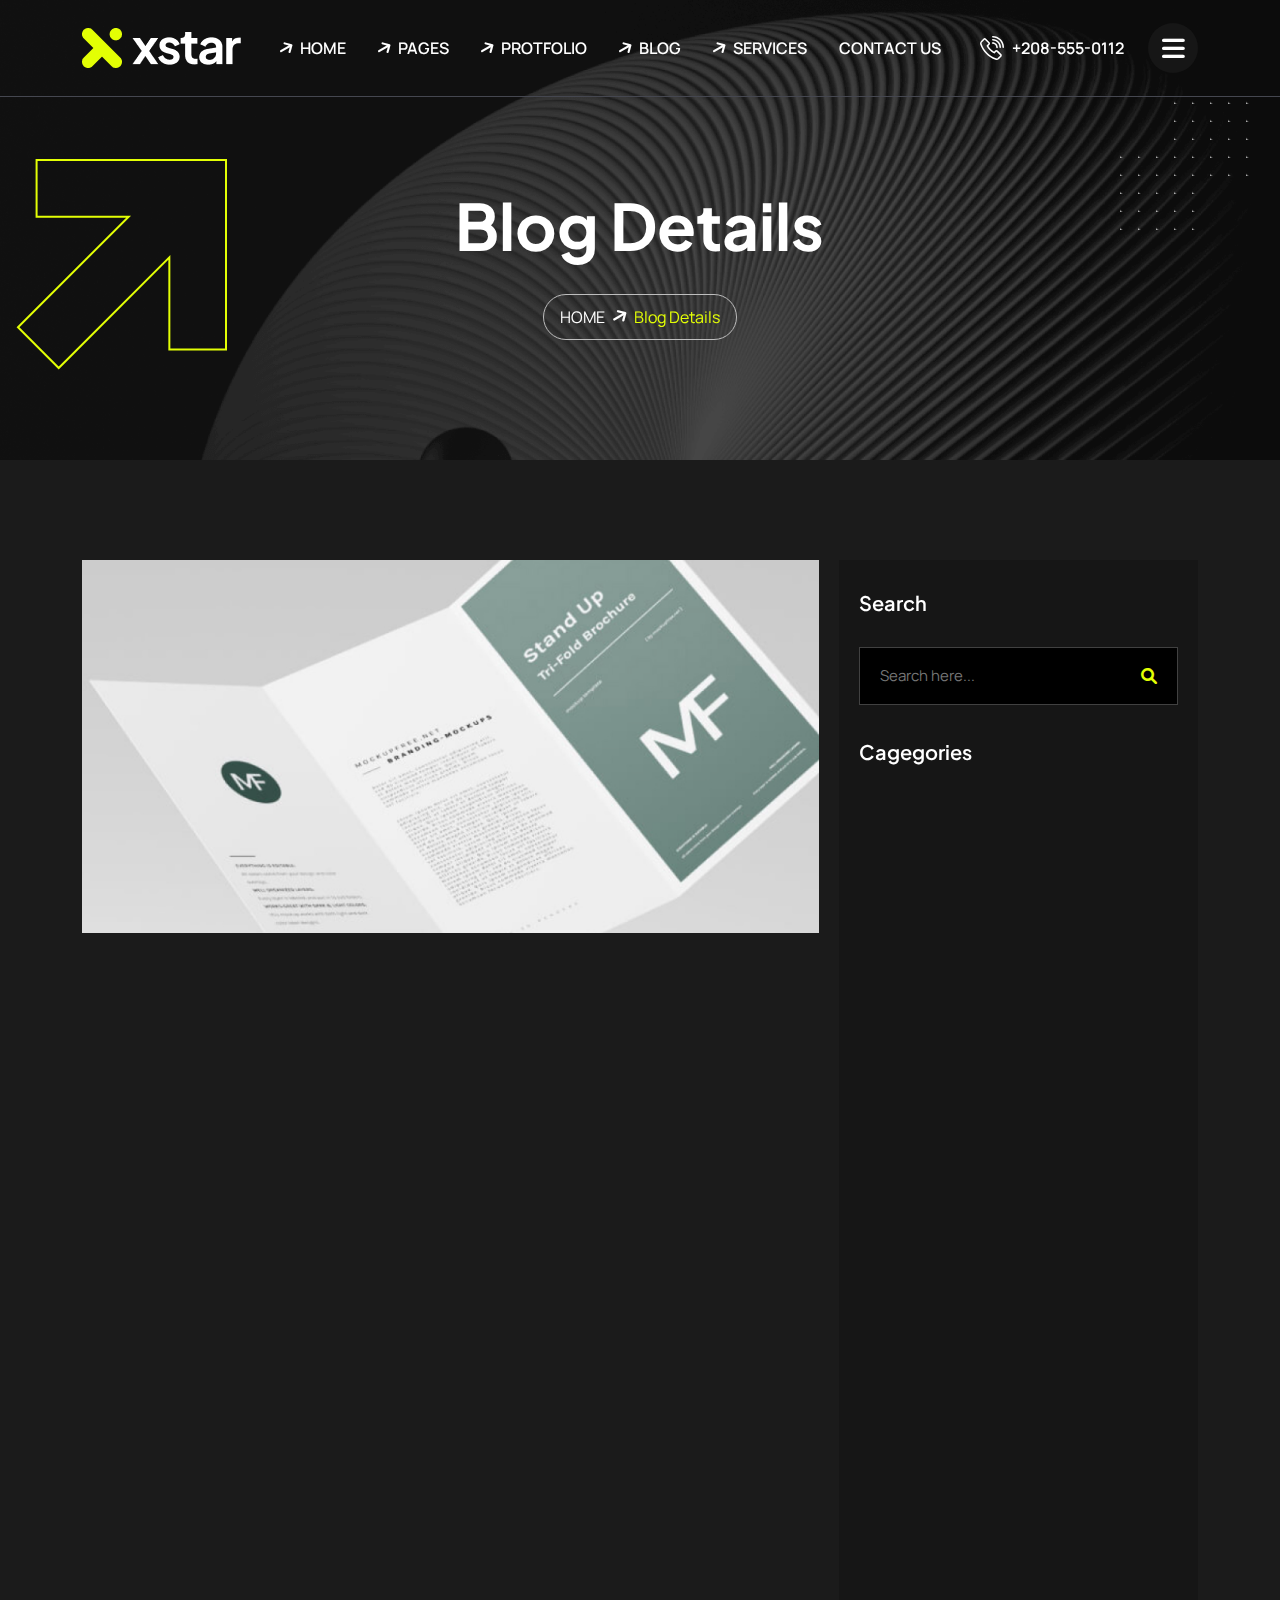
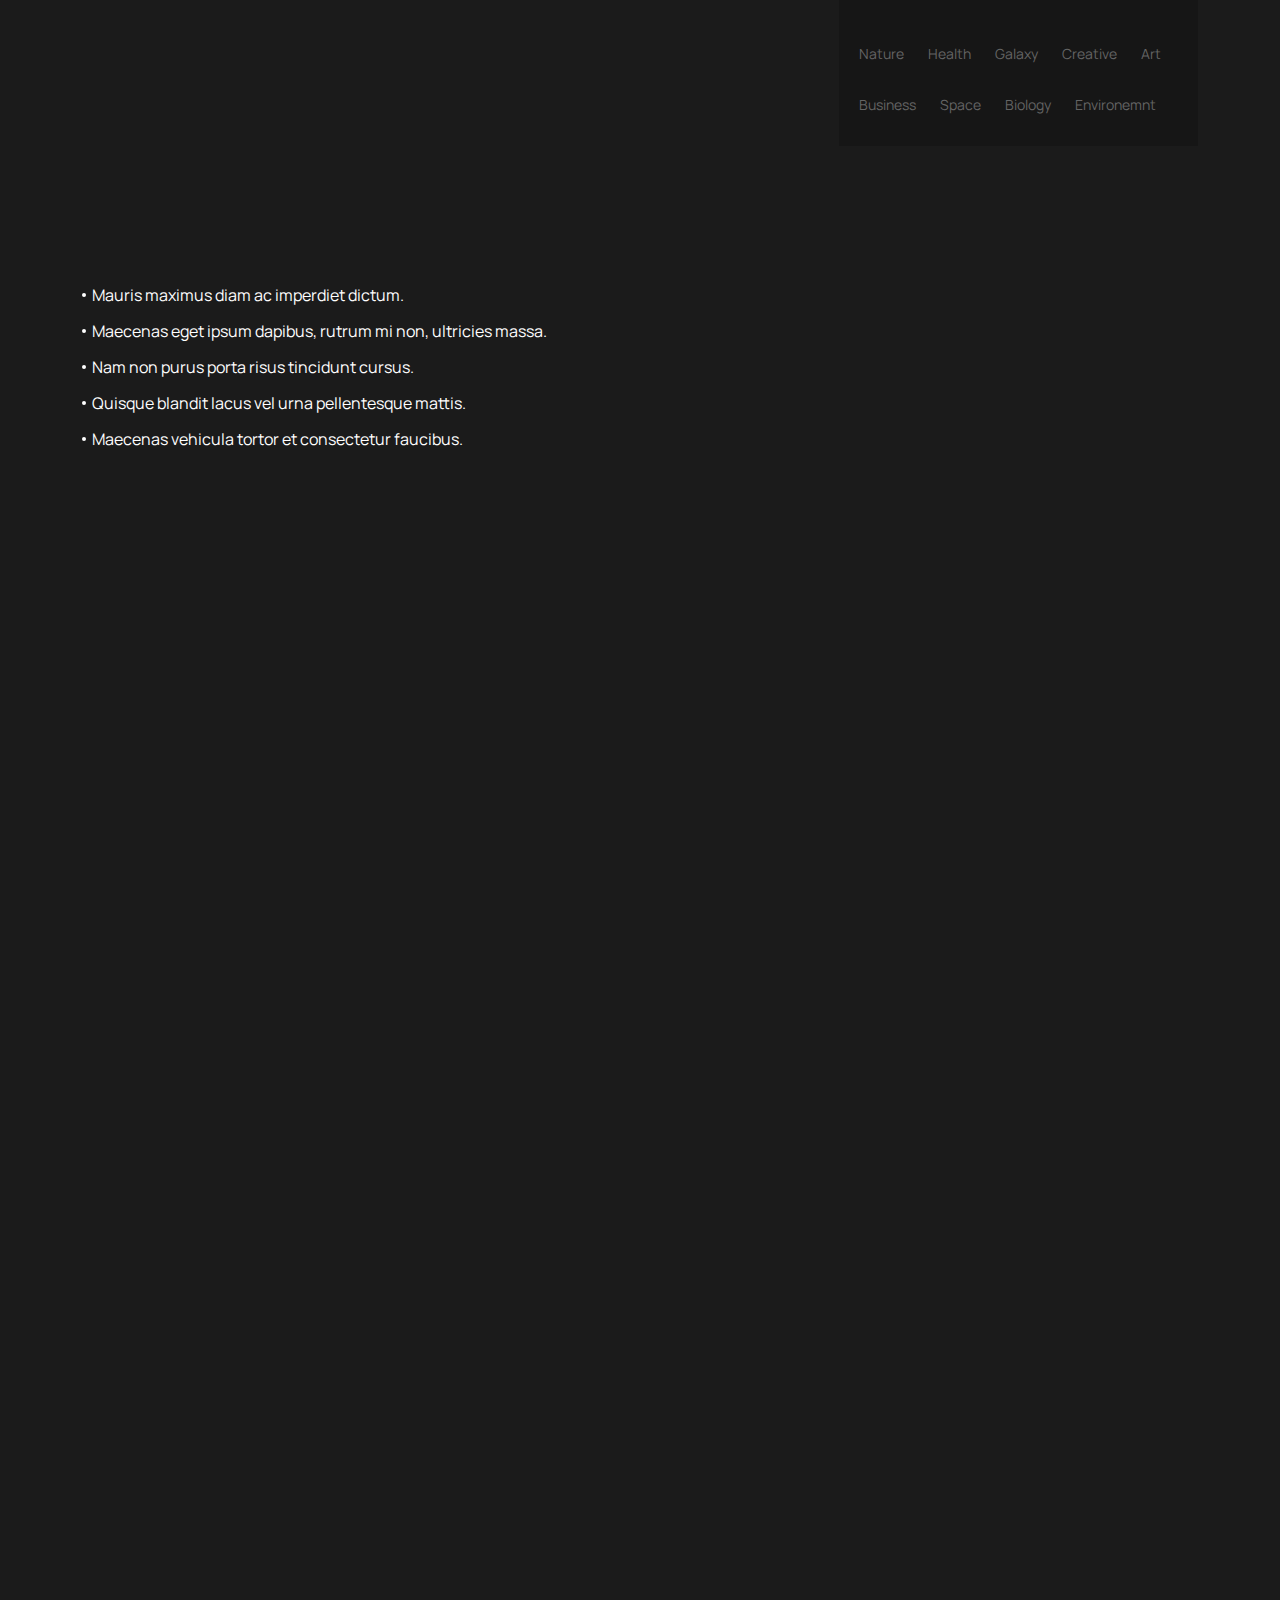
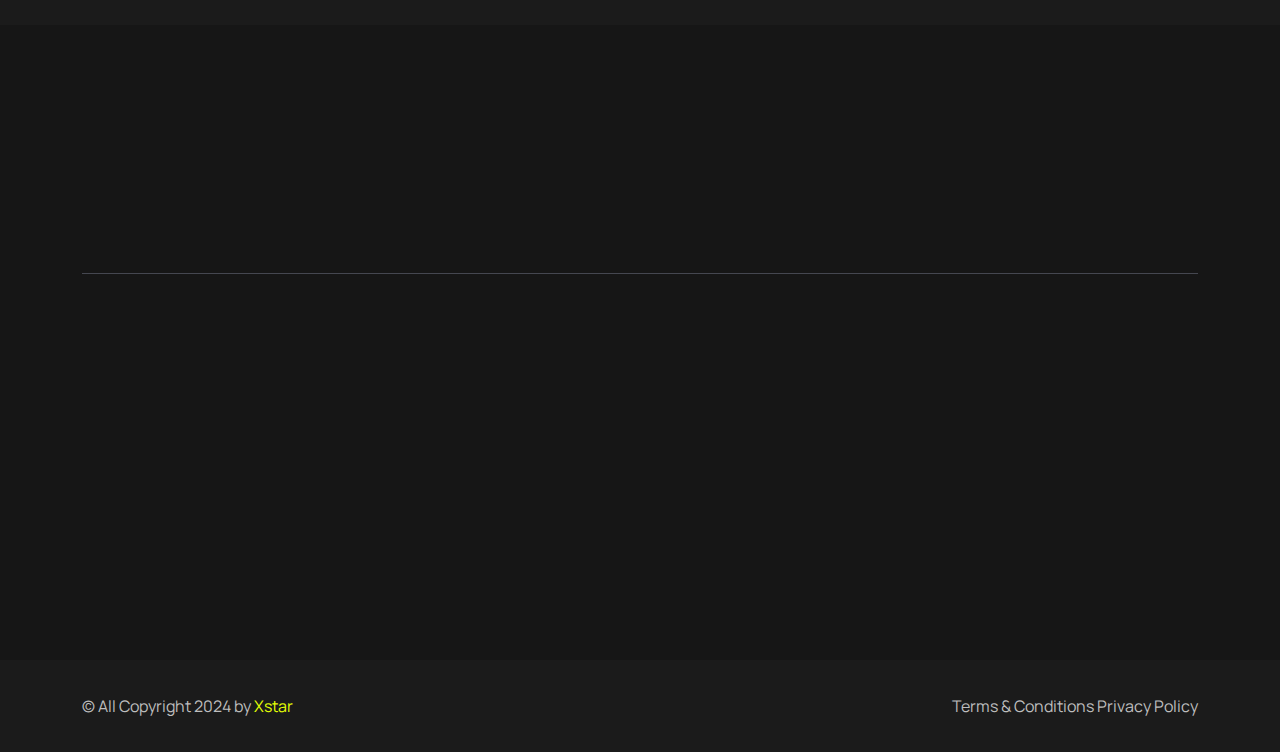
<file: blog-details.html>
<!doctype html>
<html lang="en">

<!--<< Header Area >>-->

<head>

    <!-- == Meta Tags == -->
    <meta charset="UTF-8">
    <meta http-equiv="X-UA-Compatible" content="IE=edge">
    <meta name="viewport" content="width=device-width, initial-scale=1.0">
    <!-- Keywords -->
    <meta name="keywords" content="boot, Bootstrap, Xstar - HTML Template">
    <!--  Description -->
    <meta name="description" content="Xstar - Landing HTML Template">
    <!-- == Page title == -->
    <title>Xstar - Digital Agency HTML Template</title>
    <!-- Favicon/x-icon -->
    <link rel="shortcut icon" href="assets/img/logo/favicon.png" type="image/x-icon">
    <!-- Bootstrap Min 5.2.3 Css-->
    <link rel="stylesheet" href="assets/css/bootstrap.min.css">
    <!-- Fontawsome Icons Css-->
    <link rel="stylesheet" href="assets/css/all.min.css">
    <!-- Magnifiq Popup Css -->
    <link rel="stylesheet" href="assets/css/magnific-popup.css">
    <!-- Nice Select Css -->
    <link rel="stylesheet" href="assets/css/nice-select.css">
    <!-- Swiper Slider Css -->
    <link rel="stylesheet" href="assets/css/swiper.min.css">
    <!-- Aos Animation Css -->
    <link rel="stylesheet" href="assets/css/aos.css">
    <!-- Main css -->
    <link rel="stylesheet" href="assets/css/main.css">
</head>

<body class="position-relative bg2-clr">

     <!-- Preloader Start -->
     <div id="preloader" class="preloader">
        <div class="animation-preloader">
            <div class="spinner">                
            </div>
            <div class="txt-loading">
                <span data-text-preloader="X" class="letters-loading">
                    X
                </span>
                <span data-text-preloader="S" class="letters-loading">
                    S
                </span>
                <span data-text-preloader="T" class="letters-loading">
                    T
                </span>
                <span data-text-preloader="A" class="letters-loading">
                    A
                </span>
                <span data-text-preloader="R" class="letters-loading">
                    R
                </span>
            </div>
            <p class="text-center">Loading</p>
        </div>
        <div class="loader">
            <div class="row">
                <div class="col-3 loader-section section-left">
                    <div class="bg"></div>
                </div>
                <div class="col-3 loader-section section-left">
                    <div class="bg"></div>
                </div>
                <div class="col-3 loader-section section-right">
                    <div class="bg"></div>
                </div>
                <div class="col-3 loader-section section-right">
                    <div class="bg"></div>
                </div>
            </div>
        </div>
    </div>

    <!-- Custom Header Start -->
    <header class="header-section cmn-fixed hb-border py-lg-0 py-6">
        <div class="container">
            <div class="main-navbar">
                <nav class="navbar-custom">
                    <div class="d-lg-flex flex-xl-nowrap flex-wrap align-items-center justify-content-lg-between">
                        <div class="d-flex align-items-center justify-content-between">
                            <a href="index.html" class="brand-logo">
                                <img class="w-100" src="assets/img/logo/logo.png" alt="logo">
                            </a>
                            <button class="navbar-toggle-btn d-block d-lg-none" type="button">
                                <span></span>
                                <span></span>
                                <span></span>
                                <span></span>
                            </button>
                        </div>
                        <div class="navbar-toggle-item">
                            <ul
                                class="custom-nav d-lg-flex d-grid gap-xxl-10 gap-xl-8 gap-lg-5 gap-md-2 gap-2 pt-lg-0 pt-5">
                                <li class="menu-item position-relative">
                                    <button class="position-relative ps-5  white-clr fw_500 cus-z1">
                                        Home
                                    </button>
                                    <ul class="sub-menu px-lg-4 py-xxl-3 py-2">
                                        <li class="menu-link py-1">
                                            <a href="index.html" class="fw_500 white-clr">Home Version-1</a>
                                        </li>
                                        <li class="menu-link py-1">
                                            <a href="index2.html" class="fw_500 white-clr">Home Version-2</a>
                                        </li>
                                        <li class="menu-link py-1">
                                            <a href="index3.html" class="fw_500 white-clr">Home Version-3</a>
                                        </li>
                                        <li class="menu-link py-1">
                                            <a href="index4.html" class="fw_500 white-clr">Home Version-4</a>
                                        </li>
                                    </ul>
                                </li>
                                <li class="menu-item position-relative">
                                    <button class="position-relative  ps-5 fw_500 white-clr cus-z1">
                                        Pages
                                    </button>
                                    <ul class="sub-menu px-lg-4 py-xxl-3 py-2">
                                        <li class="menu-link py-1">
                                            <a href="about.html" class="fw_500 white-clr">About</a>
                                        </li>
                                        <li class="menu-link py-1">
                                            <a href="pricing.html" class="fw_500 white-clr">Pricing Plan</a>
                                        </li>
                                        <li class="menu-link py-1">
                                            <a href="team.html" class="fw_500 white-clr">Team Grid</a>
                                        </li>
                                        <li class="menu-link py-1">
                                            <a href="team-details.html" class="fw_500 white-clr">Team Details</a>
                                        </li>
                                        <li class="menu-link py-1">
                                            <a href="faq.html" class="fw_500 white-clr">Faqs</a>
                                        </li>
                                        <li class="menu-link py-1">
                                            <a href="contact.html" class="fw_500 white-clr">Contact</a>
                                        </li>
                                        <li class="menu-link py-1">
                                            <a href="oops.html" class="fw_500 white-clr">Oops 404</a>
                                        </li>
                                    </ul>
                                </li>
                                <li class="menu-item position-relative">
                                    <button class="position-relative  ps-5 fw_500 white-clr cus-z1">
                                        Protfolio
                                    </button>
                                    <ul class="sub-menu px-lg-4 py-xxl-3 py-2">
                                        <li class="menu-link py-1">
                                            <a href="study-grid.html" class="fw_500 white-clr">Case Study</a>
                                        </li>
                                        <li class="menu-link py-1">
                                            <a href="study-details.html" class="fw_500 white-clr">Case Study Details</a>
                                        </li>
                                    </ul>
                                </li>
                                <li class="menu-item position-relative">
                                    <button class="position-relative  ps-5 fw_500 white-clr cus-z1">
                                        Blog
                                    </button>
                                    <ul class="sub-menu px-lg-4 py-xxl-3 py-2">
                                        <li class="menu-link py-1">
                                            <a href="blog-grid.html" class="fw_500 white-clr">Blog Grid</a>
                                        </li>
                                        <li class="menu-link py-1">
                                            <a href="blog-list.html" class="fw_500 white-clr">Blog List</a>
                                        </li>
                                        <li class="menu-link py-1">
                                            <a href="blog-details.html" class="fw_500 white-clr">Blog Details</a>
                                        </li>
                                    </ul>
                                </li>
                                <li class="menu-item position-relative">
                                    <button class="position-relative  ps-5 fw_500 white-clr cus-z1">
                                        Services
                                    </button>
                                    <ul class="sub-menu px-lg-4 py-xxl-3 py-2">
                                        <li class="menu-link py-1">
                                            <a href="service.html" class="fw_500 white-clr">Service</a>
                                        </li>
                                        <li class="menu-link py-1">
                                            <a href="service-details.html" class="fw_500 white-clr">Service Details</a>
                                        </li>
                                    </ul>
                                </li>
                                <li class="menu-item position-relative">
                                    <a href="contact.html" class="fw_500">
                                        Contact Us
                                    </a>
                                </li>
                            </ul>
                        </div>
                        <div
                            class="d-lg-flex d-grid justify-content-center ph-clickwrap align-items-center gap-xxl-7 gap-xl-6 gap-lg-5 gap-3">
                            <a href="#" class="d-flex align-items-center header-ph gap-2">
                                <svg width="24" height="24" viewBox="0 0 24 24" fill="none"
                                    xmlns="http://www.w3.org/2000/svg">
                                    <g clip-path="url(#clip0_6577_1298)">
                                        <path
                                            d="M21.2438 18.1073L17.7431 14.6066C17.0144 13.8779 15.8329 13.8771 15.1034 14.6066L14.0839 15.6261C11.7543 14.2035 9.79723 12.2464 8.37459 9.91682L9.49247 8.79899C10.2202 8.07121 10.2202 6.88701 9.49242 6.15923L5.9917 2.65851C5.26504 1.93194 4.08525 1.92519 3.34978 2.66071L1.14994 4.87766C0.0974045 5.76145 -0.272814 7.21251 0.207186 8.58777C2.67028 15.6461 8.35472 21.3305 15.413 23.7936C16.7409 24.2569 18.1046 23.9104 18.9717 23.0171C18.9842 23.006 18.9964 22.9946 19.0084 22.9826L21.2438 20.7471C21.9716 20.0193 21.9716 18.8352 21.2438 18.1073ZM20.1287 19.6319L17.9437 21.8168C17.9171 21.839 17.8919 21.863 17.8681 21.8888C17.4082 22.3887 16.6684 22.5613 15.9327 22.3044C9.32433 19.9984 4.00237 14.6764 1.69631 8.06802C1.43226 7.31141 1.62276 6.52752 2.18165 6.07091C2.20289 6.05357 2.22323 6.0351 2.24255 6.01565L4.46719 3.77366C4.49403 3.74672 4.52593 3.72536 4.56106 3.71081C4.5962 3.69626 4.63386 3.6888 4.67189 3.68887C4.7167 3.68887 4.80281 3.69984 4.87659 3.77366L8.37722 7.27438C8.43142 7.32871 8.46186 7.40231 8.46187 7.47905C8.46188 7.55579 8.43145 7.6294 8.37726 7.68374L6.82837 9.23263C6.70656 9.35442 6.62798 9.51274 6.60464 9.68339C6.58129 9.85405 6.61447 10.0277 6.69909 10.1777C8.37983 13.1574 10.8433 15.6209 13.8231 17.3016C13.9731 17.3862 14.1467 17.4194 14.3173 17.3961C14.488 17.3727 14.6463 17.2942 14.7681 17.1724L16.2187 15.7218C16.273 15.6676 16.3466 15.6371 16.4233 15.6371C16.5001 15.6371 16.5737 15.6676 16.628 15.7218L20.1287 19.2225C20.1829 19.2769 20.2133 19.3505 20.2133 19.4272C20.2133 19.504 20.1829 19.5776 20.1287 19.6319ZM12.6048 6.15604C12.1693 6.15604 11.8162 6.5091 11.8162 6.94462C11.8162 7.38013 12.1692 7.73319 12.6048 7.73319C14.6244 7.73319 16.2675 9.37631 16.2675 11.396C16.2675 11.8315 16.6206 12.1845 17.0561 12.1845C17.4916 12.1845 17.8447 11.8315 17.8447 11.396C17.8447 8.50668 15.4941 6.15604 12.6048 6.15604Z"
                                            fill="white" />
                                        <path
                                            d="M12.7779 3C12.3483 3 12 3.34828 12 3.7779C12 4.20752 12.3482 4.5558 12.7779 4.5558C16.4537 4.5558 19.4442 7.54629 19.4442 11.2221C19.4442 11.6517 19.7925 12 20.2221 12C20.6517 12 21 11.6517 21 11.2221C21 6.68844 17.3116 3 12.7779 3Z"
                                            fill="white" />
                                        <path
                                            d="M20.7128 3.28719C18.593 1.1674 15.7745 0 12.7767 0C12.3477 0 12 0.347735 12 0.776679C12 1.20562 12.3477 1.55336 12.7767 1.55336C18.1087 1.55336 22.4466 5.89127 22.4466 11.2233C22.4466 11.6523 22.7944 12 23.2233 12C23.6523 12 24 11.6523 24 11.2233C24 8.22542 22.8326 5.40702 20.7128 3.28719Z"
                                            fill="white" />
                                    </g>
                                    <defs>
                                        <clipPath id="clip0_6577_1298">
                                            <rect width="24" height="24" fill="white" />
                                        </clipPath>
                                    </defs>
                                </svg>
                                <span class="stext">
                                    +208-555-0112
                                </span>
                            </a>
                            <div class="remove-click remove-clickbg-adding d-center m-auto">
                                <i class="fas fa-bars"></i>
                            </div>
                        </div>
                    </div>
                </nav>
            </div>
        </div>
    </header>
    <!-- Custom Header End -->



    <!-- Custom Search Start -->
    <div class="search-wrap">
        <div class="search-inner">
            <i class="fas fa-times search-close" id="search-close"></i>
            <div class="search-cell">
                <form method="get">
                    <div class="search-field-holder">
                        <input type="search" class="main-search-input" placeholder="Search...">
                    </div>
                </form>
            </div>
        </div>
    </div>
    <!-- Custom Search End -->

    <!-- Main start -->
    <main class="main">

        <!-- Breadcrumnd Banner -->
        <section class="breadcrumnd-banner position-relative">
            <div class="container">
                <div class="row g-5 justify-content-center">
                    <div class="col-lg-5">
                        <div class="breadcrumnd-content text-center">
                            <h1 class="white mb-xxl-10 mb-xl-8 mb-6" data-aos="zoom-in-left" data-aos-duration="1800">
                                Blog Details
                            </h1>
                            <ul class="breadcrumnd d-inline-flex align-items-center gap-2 pra-border radius100 py-xxl-3 py-2 px-xxl-4 px-4"
                                data-aos="zoom-in-right" data-aos-duration="2000">
                                <li>
                                    <a href="index.html" class="text-uppercase htheme">
                                        Home
                                    </a>
                                </li>
                                <li>
                                    <span class="rot60 d-inline-block">
                                        <i class="fas fa-arrow-up"></i>
                                    </span>
                                </li>
                                <li class="theme-clr">
                                    Blog Details
                                </li>
                            </ul>
                        </div>
                    </div>
                </div>
            </div>
            <!--Element-->
            <img src="assets/img/element/cmn-dost.png" alt="img" class="cmn-dots">
            <div class="cmn-svg-shape cmn-svg">
                <svg width="211" height="211" viewBox="0 0 211 211" fill="none" xmlns="http://www.w3.org/2000/svg">
                    <path
                        d="M153.353 98.3617V190.413H210V1H20.5872V57.6468H112.638L2 168.285L42.7149 209L153.353 98.3617Z"
                        stroke="url(#paint0_linear_6584_3026)" stroke-width="2" />
                    <defs>
                        <linearGradient id="paint0_linear_6584_3026" x1="416.867" y1="-216.267" x2="8.49998" y2="192.1"
                            gradientUnits="userSpaceOnUse">
                            <stop offset="2" stop-color="#E3FF04" />
                            <stop offset="1" stop-color="#FF7425" stop-opacity="0" />
                        </linearGradient>
                    </defs>
                </svg>
            </div>
        </section>
        <!-- Breadcrumnd Banner -->

        <!-- Blog Details Start -->
        <section class="blog-details pt-space pb-space">
            <div class="container">
                <div class="row g-5">
                    <div class="col-12 col-lg-8">
                        <div class="blog-post-details mb-xxl-10 mb-xl-8 mb-lg-7 mb-6">
                            <div class="single-blog-post">
                                <div class="post-featured-thumb w-100 mb-xxl-30 mb-xl-6 mb-5" data-aos="zoom-in"
                                    data-aos-duration="1400">
                                    <img src="assets/img/blog/blog-details-b1.png" alt="img" class="w-100">
                                </div>
                                <div class="post-content">
                                    <div class="post-marry d-flex align-items-center gap-xxl-8 gap-xl-6 gap-4 gap-3 mb-xxl-5 mb-xl-4 mb-lg-3 mb-3"
                                        data-aos="fade-left" data-aos-duration="1500">
                                        <span>
                                            Written by: Marry biden
                                        </span>
                                        <i class="fas fa-circle white"></i>
                                        <span>
                                            10/01/2024
                                        </span>
                                    </div>
                                    <div class="mb-xxl-13 mb-xl-10 mb-lg-8 mb-7">
                                        <h5 class="white mb-xxl-5 mb-3" data-aos="fade-left" data-aos-duration="1600">
                                            Guide dog shortage: The blind people who train
                                            their</h5>
                                        <p class="pra-clr mb-xxl-5 mb-3" data-aos="fade-left" data-aos-duration="1550">
                                            Proin ultricies ultricies est vitae cursus. Nulla sit amet suscipit tortor.
                                            Maecenas dui erat, ornare eget tristique
                                            vitae, rutrum pretium justo. Phasellus vitae consequat nisi, quis luctus
                                            nisl. Praesent faucibus sem id massa semper
                                            ornare. Nam eu magna at mi pellentesque mattis. Morbi at condimentum velit.
                                            Phasellus aliquet, leo auctor volutpat
                                            ultrices, metus dolor dictum enim, sed convallis lacus urna nec erat.
                                        </p>
                                        <p class="pra-clr" data-aos="fade-left" data-aos-duration="1700">
                                            consectetur adipiscing elit. Etiam at mauris accumsan mi pulvinar lacinia a
                                            in justo. Ut tempor et libero quis
                                            dignissim. Nulla at convallis libero, vitae aliquam leo. Etiam ut augue
                                            nibh. In laoreet neque quis ex ornare, quis
                                            auctor elit facilisis. Mauris dapibus massa rhoncus ligula luctus vulputate.
                                            Fusce condimentum placerat vulputate.
                                            Praesent ullamcorper dui in dui sagittis commodo.
                                        </p>
                                    </div>
                                    <h5 class="white mb-xxl-10 mb-xl-7 mb-lg-6 mb-4" data-aos="zoom-in-left"
                                        data-aos-duration="1400">
                                        Where can I get some?
                                    </h5>
                                    <div class="row g-xl-4 g-3 mb-xxl-10 mb-xl-7 mb-lg-6 mb-4">
                                        <div class="col-lg-6 col-md-6 col-sm-6" data-aos="zoom-in"
                                            data-aos-duration="1500">
                                            <div class="details-thumb-b1 w-100">
                                                <img src="assets/img/blog/blog-details-s2.png" alt="img" class="w-100">
                                            </div>
                                        </div>
                                        <div class="col-lg-6 col-md-6 col-sm-6" data-aos="zoom-in"
                                            data-aos-duration="1600">
                                            <div class="details-thumb-b1 w-100">
                                                <img src="assets/img/blog/blog-details-s1.png" alt="img" class="w-100">
                                            </div>
                                        </div>
                                    </div>
                                    <p class="pra-clr mb-xxl-8 mb-xl-6 mb-lg-5 mb-4" data-aos="zoom-in-left"
                                        data-aos-duration="1400">
                                        Proin ultricies ultricies est vitae cursus. Nulla sit amet suscipit tortor.
                                        Maecenas dui erat, ornare eget tristique
                                        vitae, rutrum pretium justo. Phasellus vitae consequat nisi, quis luctus nisl.
                                        Praesent faucibus sem id massa semper
                                        ornare. Nam eu magna at mi pellentesque mattis. Morbi at condimentum velit.
                                        Phasellus aliquet, leo auctor volutpat
                                        ultrices, metus dolor dictum enim, sed convallis lacus urna nec erat.
                                    </p>
                                    <ul class="blod-dlist d-grid gap-xl-2 gap-2 mb-xxl-8 mb-xl-6 mb-lg-5 mb-4">
                                        <li>
                                            Mauris maximus diam ac imperdiet dictum.
                                        </li>
                                        <li>
                                            Maecenas eget ipsum dapibus, rutrum mi non, ultricies massa.
                                        </li>
                                        <li>
                                            Nam non purus porta risus tincidunt cursus.
                                        </li>
                                        <li>
                                            Quisque blandit lacus vel urna pellentesque mattis.
                                        </li>
                                        <li>
                                            Maecenas vehicula tortor et consectetur faucibus.
                                        </li>
                                    </ul>
                                    <div class="hilight-text py-xxl-12 py-xl-9 py-lg-7 py-sm-6 py-4 px-xxl-20 px-xl-15 px-lg-10 px-sm-8 px-4 mb-xxl-8 mb-xl-6 mb-lg-5 mb-4"
                                        data-aos="fade-left" data-aos-duration="1400">
                                        <p>
                                            "Neque porro quisquam est qui dolorem ipsum quia dolor sit amet,
                                            consectetur, adipisci velit..."
                                        </p>
                                    </div>
                                    <p class="pra-clr" data-aos="zoom-in-left" data-aos-duration="1400">
                                        Proin ultricies ultricies est vitae cursus. Nulla sit amet suscipit tortor.
                                        Maecenas dui erat, ornare eget tristique
                                        vitae, rutrum pretium justo. Phasellus vitae consequat nisi, quis luctus nisl.
                                        Praesent faucibus sem id massa semper
                                        ornare. Nam eu magna at mi pellentesque mattis.
                                    </p>
                                </div>
                            </div>
                        </div>
                        <div class="tag-share d-sm-flex d-grid align-items-center justify-content-sm-between justify-content-center mb-xxl-8 mb-xl-7 mb-5 gap-3"
                            data-aos="zoom-in" data-aos-duration="1400">
                            <div
                                class="tag d-flex justify-content-sm-start justify-content-center align-items-center gap-xxl-4 gap-3">
                                Tags:
                                <ul class="taglist d-flex align-items-center gap-xxl-3 gap-xl-2 gap-1">
                                    <li>
                                        <a href="blog-details.html" class="tag-clr">
                                            Creative
                                        </a>
                                    </li>
                                    <li>
                                        <a href="blog-details.html" class="tag-clr">
                                            Agency
                                        </a>
                                    </li>
                                    <li>
                                        <a href="blog-details.html" class="tag-clr">
                                            Business
                                        </a>
                                    </li>
                                </ul>
                            </div>
                            <div
                                class="d-flex align-items-center justify-content-sm-start justify-content-center gap-xxl-4 gap-3">
                                Share:
                                <ul class="common-social d-flex align-items-center gap-2">
                                    <li data-aos="zoom-in-right" data-aos-duration="1400">
                                        <a href="#" class="d-center">
                                            <svg width="10" height="16" viewBox="0 0 10 16" fill="none"
                                                xmlns="http://www.w3.org/2000/svg">
                                                <g opacity="0.8" clip-path="url(#clip0_6308_2802)">
                                                    <path
                                                        d="M8.72266 9L9.16703 6.10437H6.38859V4.22531C6.38859 3.43313 6.77672 2.66094 8.02109 2.66094H9.28422V0.195625C9.28422 0.195625 8.13797 0 7.04203 0C4.75391 0 3.25828 1.38688 3.25828 3.8975V6.10437H0.714844V9H3.25828V16H6.38859V9H8.72266Z"
                                                        fill="white" />
                                                </g>
                                                <defs>
                                                    <clipPath id="clip0_6308_2802">
                                                        <rect width="10" height="16" fill="white" />
                                                    </clipPath>
                                                </defs>
                                            </svg>
                                        </a>
                                    </li>
                                    <li data-aos="zoom-in-right" data-aos-duration="1600">
                                        <a href="#" class="d-center">
                                            <svg width="16" height="16" viewBox="0 0 16 16" fill="none"
                                                xmlns="http://www.w3.org/2000/svg">
                                                <path
                                                    d="M14.3553 4.74149C14.3655 4.88362 14.3655 5.02577 14.3655 5.1679C14.3655 9.5029 11.066 14.4978 5.03553 14.4978C3.17766 14.4978 1.45178 13.9597 0 13.0258C0.263969 13.0562 0.51775 13.0664 0.791875 13.0664C2.32484 13.0664 3.73603 12.5486 4.86294 11.6654C3.42131 11.6349 2.21319 10.6907 1.79694 9.39124C2 9.42168 2.20303 9.44199 2.41625 9.44199C2.71066 9.44199 3.00509 9.40137 3.27919 9.33034C1.77666 9.02574 0.649719 7.70596 0.649719 6.11205V6.07146C1.08625 6.31512 1.59391 6.4674 2.13194 6.48768C1.24869 5.89884 0.670031 4.89377 0.670031 3.75671C0.670031 3.14759 0.832437 2.58921 1.11672 2.1019C2.73094 4.09174 5.15734 5.39121 7.87812 5.53337C7.82737 5.28971 7.79691 5.03593 7.79691 4.78212C7.79691 2.97499 9.25884 1.50293 11.0761 1.50293C12.0202 1.50293 12.873 1.89887 13.472 2.53846C14.2131 2.39634 14.9238 2.12221 15.5532 1.74659C15.3096 2.50802 14.7918 3.14762 14.1116 3.55368C14.7715 3.48265 15.4111 3.29987 15.9999 3.04609C15.5533 3.6958 14.9949 4.27446 14.3553 4.74149V4.74149Z"
                                                    fill="white" />
                                            </svg>
                                        </a>
                                    </li>
                                    <li data-aos="zoom-in-right" data-aos-duration="1900">
                                        <a href="#" class="d-center">
                                            <svg width="18" height="12" viewBox="0 0 18 12" fill="none"
                                                xmlns="http://www.w3.org/2000/svg">
                                                <path
                                                    d="M17.1769 1.87759C16.9806 1.13853 16.4023 0.556469 15.668 0.358938C14.337 0 9.00014 0 9.00014 0C9.00014 0 3.66327 0 2.3323 0.358938C1.59802 0.5565 1.0197 1.13853 0.823422 1.87759C0.466797 3.21719 0.466797 6.01213 0.466797 6.01213C0.466797 6.01213 0.466797 8.80706 0.823422 10.1467C1.0197 10.8857 1.59802 11.4435 2.3323 11.6411C3.66327 12 9.00014 12 9.00014 12C9.00014 12 14.337 12 15.668 11.6411C16.4023 11.4435 16.9806 10.8857 17.1769 10.1467C17.5335 8.80706 17.5335 6.01213 17.5335 6.01213C17.5335 6.01213 17.5335 3.21719 17.1769 1.87759V1.87759ZM7.25467 8.54972V3.47453L11.7153 6.01219L7.25467 8.54972V8.54972Z"
                                                    fill="white" />
                                            </svg>
                                        </a>
                                    </li>
                                </ul>
                            </div>
                        </div>
                        <div
                            class="nextprevius-text d-flex align-items-center justify-content-between mb-xxl-6 mb-xl-5 mb-4">
                            <a href="blog-details.html" class="d-flex align-items-center gap-3" data-aos="zoom-in-left"
                                data-aos-duration="1500">
                                <i class="fas fa-arrow-left"></i>
                                <span class="dd-clr">
                                    Previous blog
                                </span>
                            </a>
                            <a href="blog-details.html" class="dd-clr" data-aos="zoom-in-left" data-aos-duration="1500">
                                Next blog
                            </a>
                        </div>
                        <div class="row g-xl-7 g-4 mb-xxl-15 mb-xl-10 mb-8">
                            <div class="col-lg-6" data-aos="zoom-in" data-aos-duration="1400">
                                <div
                                    class="recent-items bg1-clr d-flex align-items-center gap-xxl-5 gap-xl-4 gap-lg-3 gap-2 py-xxl-6 py-xl-4 py-3 px-xxl-7 px-xl-5 px-lg-4 px-3">
                                    <div class="recent-thumb">
                                        <img src="assets/img/blog/details-small3.png" alt="img">
                                    </div>
                                    <div class="recent-content">
                                        <span class="pra-clr d-block mb-1 fs14">
                                            12/01/2024
                                        </span>
                                        <a href="news-details.html" class="htheme">
                                            Guide dog shortage: The blind peo
                                            ple who train their own guide
                                        </a>
                                    </div>
                                </div>
                            </div>
                            <div class="col-lg-6" data-aos="zoom-in" data-aos-duration="1400">
                                <div
                                    class="recent-items bg1-clr d-flex align-items-center gap-xxl-5 gap-xl-4 gap-lg-3 gap-2 py-xxl-6 py-xl-4 py-3 px-xxl-7 px-xl-5 px-lg-4 px-3">
                                    <div class="recent-thumb">
                                        <img src="assets/img/blog/details-small4.png" alt="img">
                                    </div>
                                    <div class="recent-content">
                                        <span class="pra-clr d-block mb-1 fs14">
                                            12/01/2024
                                        </span>
                                        <a href="news-details.html" class="htheme">
                                            Guide dog shortage: The blind peo
                                            ple who train their own guide
                                        </a>
                                    </div>
                                </div>
                            </div>
                        </div>
                        <div class="comment-form-wrap" data-aos="zoom-in-left" data-aos-duration="1400">
                            <h3 class="white mb-xxl-7 mb-5">Leave a comments</h3>
                            <form action="#" id="contact-form" method="POST">
                                <div class="row g-xl-7 g-4">
                                    <div class="col-lg-6">
                                        <div class="form-clt">
                                            <input type="text" name="name" id="name" placeholder="Your Name">
                                        </div>
                                    </div>
                                    <div class="col-lg-6">
                                        <div class="form-clt">
                                            <input type="text" name="email" id="email2" placeholder="Your Email">
                                        </div>
                                    </div>
                                    <div class="col-lg-12">
                                        <div class="form-clt">
                                            <textarea name="message" id="message"
                                                placeholder="Write Message"></textarea>
                                        </div>
                                    </div>
                                    <div class="col-lg-6">
                                        <button type="submit" class="base-btn">
                                            post comment
                                            <span class="rotcu">
                                                <i class="fa-solid fa-arrow-right-long"></i>
                                            </span>
                                        </button>
                                    </div>
                                </div>
                            </form>
                        </div>
                    </div>
                    <div class="col-12 col-lg-4">
                        <div class="blog-right-bar mt-lg-0 mt-4">
                            <div class="box mb-xxl-10 mb-xl-8 mb-7">
                                <div class="wid-title" data-aos="fade-left" data-aos-duration="1600">
                                    <h6>Search</h6>
                                </div>
                                <div class="search-widget" data-aos="zoom-in" data-aos-duration="1400">
                                    <form action="#">
                                        <input type="text" placeholder="Search here...">
                                        <button type="submit"><i class="fas fa-search"></i></button>
                                    </form>
                                </div>
                            </div>
                            <div class="box mb-xxl-10 mb-xl-8 mb-7">
                                <div class="wid-title" data-aos="fade-left" data-aos-duration="1600">
                                    <h6>Cagegories</h6>
                                </div>
                                <div class="category" data-aos="fade-down" data-aos-duration="1600">
                                    <ul class="d-grid gap-xxl-3 gap-3">
                                        <li>
                                            <a href="blog-details.html">
                                                Business <span>(2)</span>
                                            </a>
                                        </li>
                                        <li>
                                            <a href="blog-details.html">
                                                Job Market <span>(4)</span>
                                            </a>
                                        </li>
                                        <li>
                                            <a href="blog-details.html">
                                                Marketing <span>(3)</span>
                                            </a>
                                        </li>
                                        <li>
                                            <a href="blog-details.html">
                                                News <span>(5)</span>
                                            </a>
                                        </li>
                                        <li>
                                            <a href="blog-details.html">
                                                Social Media <span>(7)</span>
                                            </a>
                                        </li>
                                        <li>
                                            <a href="blog-details.html">
                                                Trends <span>(8)</span>
                                            </a>
                                        </li>
                                    </ul>
                                </div>
                            </div>
                            <div class="box mb-xxl-10 mb-xl-8 mb-7">
                                <div class="wid-title" data-aos="fade-left" data-aos-duration="1600">
                                    <h6>Recent Posts</h6>
                                </div>
                                <div class="recent-postwrap">
                                    <div class="recent-items d-flex align-items-center gap-xxl-5 gap-xl-4 gap-lg-3 gap-2"
                                        data-aos="fade-down" data-aos-duration="1200">
                                        <div class="recent-thumb">
                                            <img src="assets/img/blog/details-small1.png" alt="img">
                                        </div>
                                        <div class="recent-content">
                                            <span class="pra-clr d-block mb-1">
                                                12/01/2024
                                            </span>
                                            <a href="news-details.html">
                                                Guide dog shortage: The blind peo
                                                ple who train their own guide
                                            </a>
                                        </div>
                                    </div>
                                    <div class="recent-items d-flex align-items-center gap-xxl-5 gap-xl-4 gap-lg-3 gap-2"
                                        data-aos="fade-down" data-aos-duration="1400">
                                        <div class="recent-thumb">
                                            <img src="assets/img/blog/details-small2.png" alt="img">
                                        </div>
                                        <div class="recent-content">
                                            <span class="pra-clr d-block mb-1">
                                                12/01/2024
                                            </span>
                                            <a href="news-details.html">
                                                Guide dog shortage: The blind peo
                                                ple who train their own guide
                                            </a>
                                        </div>
                                    </div>
                                    <div class="recent-items d-flex align-items-center gap-xxl-5 gap-xl-4 gap-lg-3 gap-2"
                                        data-aos="fade-down" data-aos-duration="1600">
                                        <div class="recent-thumb">
                                            <img src="assets/img/blog/details-small3.png" alt="img">
                                        </div>
                                        <div class="recent-content">
                                            <span class="pra-clr d-block mb-1">
                                                12/01/2024
                                            </span>
                                            <a href="news-details.html">
                                                Guide dog shortage: The blind peo
                                                ple who train their own guide
                                            </a>
                                        </div>
                                    </div>
                                </div>
                            </div>
                            <div class="box">
                                <div class="wid-title" data-aos="fade-left" data-aos-duration="1600">
                                    <h6>Tag</h6>
                                </div>
                                <div class="tagwrap d-flex flex-wrap gap-xl-6 gap-lg-4 gap-md-3 gap-2">
                                    <a href="blog-details.html">nature</a>
                                    <a href="blog-details.html">health</a>
                                    <a href="blog-details.html">galaxy</a>
                                    <a href="blog-details.html">creative</a>
                                    <a href="blog-details.html">art</a>
                                    <a href="blog-details.html">business</a>
                                    <a href="blog-details.html">space</a>
                                    <a href="blog-details.html">biology</a>
                                    <a href="blog-details.html">environemnt</a>
                                </div>
                            </div>
                        </div>
                    </div>
                </div>
            </div>
        </section>
        <!-- Blog Details End -->

    </main>
    <!-- Main End -->

    <!-- Footer Version-common Start -->
    <footer class="footer-version-three bg1-clr">
        <div class="container">
            <div class="footer-topversion-one pt-20 pb-20">
                <div
                    class="footer-v3-titlewrap d-flex align-items-center gap-xxl-15 gap-xl-10 gap-md-8 gap-sm-5 gap-3 pb-xxl-15 pb-xl-10 pb-8">
                    <span class="footer-v3-title" data-aos="zoom-in-right" data-aos-duration="1800">
                        Let’s talk!
                    </span>
                    <a href="contact.html"><img src="assets/img/footer/let-arrow.png" alt="arrow" data-aos="zoom-in"
                            data-aos-duration="2000"></a>
                </div>
                <div class="row gy-lg-0 gy-10 mt-xxl-5 mb-xxl-5 justify-content-sm-between justify-content-center">
                    <div class="col-xxl-3 col-xl-3 col-lg-3 col-md-6 col-sm-6">
                        <div class="footer-widget">
                            <h5 class="footer-title mb-xxl-7 mb-xl-6 mb-5" data-aos="zoom-in-down"
                                data-aos-duration="1900">
                                About Us
                                <svg class="d-block mt-xxl-4 mt-3" width="83" height="2" viewBox="0 0 83 2" fill="none"
                                    xmlns="http://www.w3.org/2000/svg">
                                    <line y1="-1" x2="83" y2="-1" transform="matrix(1 0 0 -1 0 0)"
                                        stroke="url(#paint0_linear_6308_4304)" stroke-width="2" />
                                    <defs>
                                        <linearGradient id="paint0_linear_6308_43041" x1="4.02912" y1="0.000277584"
                                            x2="80" y2="0.000110496" gradientUnits="userSpaceOnUse">
                                            <stop offset="0" stop-color="#E3FF04" />
                                            <stop offset="1" stop-color="#E3FF04" stop-opacity="0" />
                                        </linearGradient>
                                    </defs>
                                </svg>
                            </h5>
                            <p class="pra-clr mb-xxl-7 mb-6" data-aos="zoom-in" data-aos-duration="1600">
                                Phasellus ultricies aliquam volutpat ullamcorper laoreet neque, a lacinia curabitur
                                lacinia mollis
                            </p>
                           <ul class="common-social d-flex align-items-center gap-2">
                                <li data-aos="zoom-in-right" data-aos-duration="1400">
                                    <a href="#" class="d-center">
                                        <svg width="10" height="16" viewBox="0 0 10 16" fill="none"
                                            xmlns="http://www.w3.org/2000/svg">
                                            <g opacity="0.8" clip-path="url(#clip0_6308_28)">
                                                <path
                                                    d="M8.72266 9L9.16703 6.10437H6.38859V4.22531C6.38859 3.43313 6.77672 2.66094 8.02109 2.66094H9.28422V0.195625C9.28422 0.195625 8.13797 0 7.04203 0C4.75391 0 3.25828 1.38688 3.25828 3.8975V6.10437H0.714844V9H3.25828V16H6.38859V9H8.72266Z"
                                                    fill="white" />
                                            </g>
                                            <defs>
                                                <clipPath id="clip0_6308_28">
                                                    <rect width="10" height="16" fill="white" />
                                                </clipPath>
                                            </defs>
                                        </svg>
                                    </a>
                                </li>
                                <li data-aos="zoom-in-right" data-aos-duration="1600">
                                    <a href="#" class="d-center">
                                        <svg width="16" height="16" viewBox="0 0 16 16" fill="none"
                                            xmlns="http://www.w3.org/2000/svg">
                                            <path
                                                d="M14.3553 4.74149C14.3655 4.88362 14.3655 5.02577 14.3655 5.1679C14.3655 9.5029 11.066 14.4978 5.03553 14.4978C3.17766 14.4978 1.45178 13.9597 0 13.0258C0.263969 13.0562 0.51775 13.0664 0.791875 13.0664C2.32484 13.0664 3.73603 12.5486 4.86294 11.6654C3.42131 11.6349 2.21319 10.6907 1.79694 9.39124C2 9.42168 2.20303 9.44199 2.41625 9.44199C2.71066 9.44199 3.00509 9.40137 3.27919 9.33034C1.77666 9.02574 0.649719 7.70596 0.649719 6.11205V6.07146C1.08625 6.31512 1.59391 6.4674 2.13194 6.48768C1.24869 5.89884 0.670031 4.89377 0.670031 3.75671C0.670031 3.14759 0.832437 2.58921 1.11672 2.1019C2.73094 4.09174 5.15734 5.39121 7.87812 5.53337C7.82737 5.28971 7.79691 5.03593 7.79691 4.78212C7.79691 2.97499 9.25884 1.50293 11.0761 1.50293C12.0202 1.50293 12.873 1.89887 13.472 2.53846C14.2131 2.39634 14.9238 2.12221 15.5532 1.74659C15.3096 2.50802 14.7918 3.14762 14.1116 3.55368C14.7715 3.48265 15.4111 3.29987 15.9999 3.04609C15.5533 3.6958 14.9949 4.27446 14.3553 4.74149V4.74149Z"
                                                fill="white" />
                                        </svg>
                                    </a>
                                </li>
                                <li data-aos="zoom-in-right" data-aos-duration="1800">
                                    <a href="#" class="d-center">
                                        <svg width="14" height="16" viewBox="0 0 14 16" fill="none"
                                            xmlns="http://www.w3.org/2000/svg">
                                            <g opacity="0.8">
                                                <path
                                                    d="M3.13375 13.9997H0.23125V4.65281H3.13375V13.9997ZM1.68094 3.37781C0.752813 3.37781 0 2.60906 0 1.68094C6.64312e-09 1.23513 0.177098 0.807572 0.492335 0.492335C0.807572 0.177098 1.23513 0 1.68094 0C2.12675 0 2.5543 0.177098 2.86954 0.492335C3.18478 0.807572 3.36188 1.23513 3.36188 1.68094C3.36188 2.60906 2.60875 3.37781 1.68094 3.37781ZM13.9969 13.9997H11.1006V9.44969C11.1006 8.36531 11.0787 6.97469 9.59156 6.97469C8.0825 6.97469 7.85125 8.15281 7.85125 9.37156V13.9997H4.95188V4.65281H7.73562V5.92781H7.77625C8.16375 5.19344 9.11031 4.41844 10.5225 4.41844C13.46 4.41844 14 6.35281 14 8.86531V13.9997H13.9969Z"
                                                    fill="white" />
                                            </g>
                                        </svg>
                                    </a>
                                </li>
                                <li data-aos="zoom-in-right" data-aos-duration="1900">
                                    <a href="#" class="d-center">
                                        <svg width="18" height="12" viewBox="0 0 18 12" fill="none"
                                            xmlns="http://www.w3.org/2000/svg">
                                            <path
                                                d="M17.1769 1.87759C16.9806 1.13853 16.4023 0.556469 15.668 0.358938C14.337 0 9.00014 0 9.00014 0C9.00014 0 3.66327 0 2.3323 0.358938C1.59802 0.5565 1.0197 1.13853 0.823422 1.87759C0.466797 3.21719 0.466797 6.01213 0.466797 6.01213C0.466797 6.01213 0.466797 8.80706 0.823422 10.1467C1.0197 10.8857 1.59802 11.4435 2.3323 11.6411C3.66327 12 9.00014 12 9.00014 12C9.00014 12 14.337 12 15.668 11.6411C16.4023 11.4435 16.9806 10.8857 17.1769 10.1467C17.5335 8.80706 17.5335 6.01213 17.5335 6.01213C17.5335 6.01213 17.5335 3.21719 17.1769 1.87759V1.87759ZM7.25467 8.54972V3.47453L11.7153 6.01219L7.25467 8.54972V8.54972Z"
                                                fill="white" />
                                        </svg>
                                    </a>
                                </li>
                            </ul>
                        </div>
                    </div>
                    <div class="col-xxl-2 col-xl-2 col-lg-2 col-md-6 col-sm-6">
                        <div class="footer-widget">
                            <h5 class="footer-title mb-xxl-7 mb-xl-6 mb-5" data-aos="zoom-in-down"
                                data-aos-duration="1900">
                                Quick Links
                                <svg class="d-block mt-xxl-4 mt-3" width="83" height="2" viewBox="0 0 83 2" fill="none"
                                    xmlns="http://www.w3.org/2000/svg">
                                    <line y1="-1" x2="83" y2="-1" transform="matrix(1 0 0 -1 0 0)"
                                        stroke="url(#paint0_linear_6308_4304)" stroke-width="2" />
                                    <defs>
                                        <linearGradient id="paint0_linear_6308_4304" x1="4.02912" y1="0.000277584"
                                            x2="80" y2="0.000110496" gradientUnits="userSpaceOnUse">
                                            <stop offset="0" stop-color="#E3FF04" />
                                            <stop offset="1" stop-color="#E3FF04" stop-opacity="0" />
                                        </linearGradient>
                                    </defs>
                                </svg>
                            </h5>
                            <ul class="link-footer d-grid gap-xxl-5 gap-4" data-aos="zoom-in" data-aos-duration="1400">
                                <li>
                                    <a href="about.html" class="d-flex align-items-center gap-2 flink-items pra-clr">
                                        <span class="ani-icons">
                                            <i class="fas fa-angle-double-right pra-clr"></i>
                                        </span>
                                        About Xstar
                                    </a>
                                </li>
                                <li>
                                    <a href="service.html" class="d-flex align-items-center gap-2 flink-items pra-clr">
                                        <span class="ani-icons">
                                            <i class="fas fa-angle-double-right pra-clr"></i>
                                        </span>
                                        Our Services
                                    </a>
                                </li>
                                <li>
                                    <a href="blog-grid.html"
                                        class="d-flex align-items-center gap-2 flink-items pra-clr">
                                        <span class="ani-icons">
                                            <i class="fas fa-angle-double-right pra-clr"></i>
                                        </span>
                                        Our Blogs
                                    </a>
                                </li>
                                <li>
                                    <a href="contact.html" class="d-flex align-items-center gap-2 flink-items pra-clr">
                                        <span class="ani-icons">
                                            <i class="fas fa-angle-double-right pra-clr"></i>
                                        </span>
                                        Contact Us
                                    </a>
                                </li>
                            </ul>
                        </div>
                    </div>
                    <div class="col-xxl-2 col-xl-3 col-lg-3 col-md-6 col-sm-6">
                        <div class="footer-widget">
                            <h5 class="footer-title mb-xxl-7 mb-xl-6 mb-5" data-aos="zoom-in-down"
                                data-aos-duration="1900">
                                Services
                                <svg class="d-block mt-xxl-4 mt-3" width="83" height="2" viewBox="0 0 83 2" fill="none"
                                    xmlns="http://www.w3.org/2000/svg">
                                    <line y1="-1" x2="83" y2="-1" transform="matrix(1 0 0 -1 0 0)"
                                        stroke="url(#paint0_linear_6308_4305)" stroke-width="2" />
                                    <defs>
                                        <linearGradient id="paint0_linear_6308_4305" x1="4.02912" y1="0.000277584"
                                            x2="80" y2="0.000110496" gradientUnits="userSpaceOnUse">
                                            <stop offset="0" stop-color="#E3FF04" />
                                            <stop offset="1" stop-color="#E3FF04" stop-opacity="0" />
                                        </linearGradient>
                                    </defs>
                                </svg>
                            </h5>
                            <ul class="link-footer d-grid gap-xxl-5 gap-4" data-aos="zoom-in" data-aos-duration="1400">
                                <li>
                                    <a href="service.html" class="d-flex align-items-center gap-2 flink-items pra-clr">
                                        <span class="ani-icons">
                                            <i class="fas fa-angle-double-right pra-clr"></i>
                                        </span>
                                        UI/UX Experience
                                    </a>
                                </li>
                                <li>
                                    <a href="study-grid.html"
                                        class="d-flex align-items-center gap-2 flink-items pra-clr">
                                        <span class="ani-icons">
                                            <i class="fas fa-angle-double-right pra-clr"></i>
                                        </span>
                                        Web Development
                                    </a>
                                </li>
                                <li>
                                    <a href="study-grid.html"
                                        class="d-flex align-items-center gap-2 flink-items pra-clr">
                                        <span class="ani-icons">
                                            <i class="fas fa-angle-double-right pra-clr"></i>
                                        </span>
                                        Product Design
                                    </a>
                                </li>
                                <li>
                                    <a href="service.html" class="d-flex align-items-center gap-2 flink-items pra-clr">
                                        <span class="ani-icons">
                                            <i class="fas fa-angle-double-right pra-clr"></i>
                                        </span>
                                        SEO Optimization
                                    </a>
                                </li>
                            </ul>
                        </div>
                    </div>
                    <div class="col-xxl-3 col-xl-4 col-lg-4 col-md-6 col-sm-6">
                        <div class="footer-widget">
                            <h5 class="footer-title mb-xxl-7 mb-xl-6 mb-5" data-aos="zoom-in-down"
                                data-aos-duration="1900">
                                Newsletter
                                <svg class="d-block mt-xxl-4 mt-3" width="83" height="2" viewBox="0 0 83 2" fill="none"
                                    xmlns="http://www.w3.org/2000/svg">
                                    <line y1="-1" x2="83" y2="-1" transform="matrix(1 0 0 -1 0 0)"
                                        stroke="url(#paint0_linear_6308_4306)" stroke-width="2" />
                                    <defs>
                                        <linearGradient id="paint0_linear_6308_4306" x1="4.02912" y1="0.000277584"
                                            x2="80" y2="0.000110496" gradientUnits="userSpaceOnUse">
                                            <stop offset="0" stop-color="#E3FF04" />
                                            <stop offset="1" stop-color="#E3FF04" stop-opacity="0" />
                                        </linearGradient>
                                    </defs>
                                </svg>
                            </h5>
                            <p class="pra-clr mb-xxl-7 mb-6" data-aos="zoom-in" data-aos-duration="1600">
                                Sign up to seargin weekly newsletter to get the latest updates. 
                            </p>
                            <form action="#" class="foote-formv1 d-flex align-items-center justify-content-between"
                                data-aos="zoom-in-down" data-aos-duration="1200">
                                <input type="email" placeholder="Enter Email Address">
                                <button type="submit" class="themebg d-center rounded-1">
                                    <svg width="25" height="24" viewBox="0 0 25 24" fill="none"
                                        xmlns="http://www.w3.org/2000/svg">
                                        <g clip-path="url(#clip0_6308_51)">
                                            <path
                                                d="M24.177 2.42216C24.294 1.87753 23.7601 1.4183 23.2392 1.61705L0.645685 10.242C0.512852 10.2927 0.398516 10.3825 0.317763 10.4995C0.23701 10.6165 0.193635 10.7553 0.193361 10.8975C0.193087 11.0397 0.235926 11.1786 0.316228 11.2959C0.396529 11.4133 0.510518 11.5035 0.643154 11.5547L6.99011 14.006V21.7269C6.9901 21.8851 7.04344 22.0387 7.14153 22.1628C7.23961 22.287 7.3767 22.3744 7.53062 22.411C7.68454 22.4476 7.84631 22.4312 7.98976 22.3645C8.13322 22.2977 8.24997 22.1846 8.32116 22.0433L10.9462 16.8342L17.3522 21.5884C17.7419 21.8776 18.302 21.6936 18.4438 21.2289C24.425 1.61859 24.1664 2.47143 24.177 2.42216ZM18.5999 4.8933L7.59357 12.7316L2.85793 10.9027L18.5999 4.8933ZM8.39634 13.8863L17.9901 7.05398C9.7348 15.7628 10.166 15.3044 10.13 15.3529C10.0765 15.4248 10.223 15.1444 8.39634 18.7692V13.8863ZM17.3896 19.8649L11.7508 15.6802L21.9465 4.92423L17.3896 19.8649Z"
                                                fill="white" />
                                        </g>
                                        <defs>
                                            <clipPath id="clip0_6308_51">
                                                <rect width="24" height="24" fill="white"
                                                    transform="translate(0.193359)" />
                                            </clipPath>
                                        </defs>
                                    </svg>
                                </button>
                            </form>
                        </div>
                    </div>
                </div>
            </div>
        </div>
        <div class="footer-bottom-version-two bg2-clr py-xxl-10 py-xl-8 py-lg-7 py-6">
            <div class="container">
                <div
                    class="text-sm-start text-center d-sm-flex gap-sm-0 gap-2 d-grid align-items-center justify-content-sm-between justify-content-center">
                    <p class="pra-clr">
                        &copy; All Copyright 2024 by <a href="index.html" class="theme-clr">Xstar</a>
                    </p>
                    <a href="#" class="pra-clr">
                        Terms & Conditions Privacy Policy
                    </a>
                </div>
            </div>
        </div>
    </footer>
    <!-- Footer Version-common End -->

    <!-- Sub Sidebar Custom End -->
    <div class="subside-barmenu">
        <div class="remove-click d-flex justify-content-center align-items-center">
            <i class="fas fa-times"></i>
        </div>
        <div class="sub-contact-wrapper d-grid">
            <a href="index.html" class="side-logo">
                <img src="assets/img/logo/logo.png" alt="img">
            </a>
            <p>
                Neque porro quisquam est, qui dolorem ipsum quia dolor sit consectetur, aliquam quaerats voluptatem. Ut
                enim
                ad minima veniam, exercitationem laboriosam, nisi ut aliquid ex ea autem velit esse quam nihil
            </p>
            <div class="sub-contact-left d-grid">
                <div class="sub__contac-item">
                    <div class="content">
                        <span class="address d-block">
                            Address
                        </span>
                        <span class="textp">
                            Loterl Poinent k/ls United Statate.
                        </span>
                    </div>
                </div>
                <div class="sub__contac-item">
                    <div class="content">
                        <span class="address d-block">
                            Email
                        </span>
                        <a href="javascript:void(0)" class="textp">
                            example021@gmail.com
                        </a>
                    </div>
                </div>
                <div class="sub__contac-item">
                    <div class="content">
                        <span class="address d-block">
                            Call now
                        </span>
                        <a href="jasacript:void(0)" class="textp">
                            +996 1425 7471 0.2
                        </a>
                    </div>
                </div>
            </div>
            <ul class="common-social d-flex align-items-center gap-2 mb-xxl-10 mb-xl-9 mb-8">
                <li data-aos="zoom-in-right" data-aos-duration="1400">
                    <a href="#" class="d-center">
                        <svg width="10" height="16" viewBox="0 0 10 16" fill="none" xmlns="http://www.w3.org/2000/svg">
                            <g opacity="0.8" clip-path="url(#clip0_6308_28)">
                                <path
                                    d="M8.72266 9L9.16703 6.10437H6.38859V4.22531C6.38859 3.43313 6.77672 2.66094 8.02109 2.66094H9.28422V0.195625C9.28422 0.195625 8.13797 0 7.04203 0C4.75391 0 3.25828 1.38688 3.25828 3.8975V6.10437H0.714844V9H3.25828V16H6.38859V9H8.72266Z"
                                    fill="white" />
                            </g>
                            <defs>
                                <clipPath id="clip0_6308_2801">
                                    <rect width="10" height="16" fill="white" />
                                </clipPath>
                            </defs>
                        </svg>
                    </a>
                </li>
                <li data-aos="zoom-in-right" data-aos-duration="1600">
                    <a href="#" class="d-center">
                        <svg width="16" height="16" viewBox="0 0 16 16" fill="none" xmlns="http://www.w3.org/2000/svg">
                            <path
                                d="M14.3553 4.74149C14.3655 4.88362 14.3655 5.02577 14.3655 5.1679C14.3655 9.5029 11.066 14.4978 5.03553 14.4978C3.17766 14.4978 1.45178 13.9597 0 13.0258C0.263969 13.0562 0.51775 13.0664 0.791875 13.0664C2.32484 13.0664 3.73603 12.5486 4.86294 11.6654C3.42131 11.6349 2.21319 10.6907 1.79694 9.39124C2 9.42168 2.20303 9.44199 2.41625 9.44199C2.71066 9.44199 3.00509 9.40137 3.27919 9.33034C1.77666 9.02574 0.649719 7.70596 0.649719 6.11205V6.07146C1.08625 6.31512 1.59391 6.4674 2.13194 6.48768C1.24869 5.89884 0.670031 4.89377 0.670031 3.75671C0.670031 3.14759 0.832437 2.58921 1.11672 2.1019C2.73094 4.09174 5.15734 5.39121 7.87812 5.53337C7.82737 5.28971 7.79691 5.03593 7.79691 4.78212C7.79691 2.97499 9.25884 1.50293 11.0761 1.50293C12.0202 1.50293 12.873 1.89887 13.472 2.53846C14.2131 2.39634 14.9238 2.12221 15.5532 1.74659C15.3096 2.50802 14.7918 3.14762 14.1116 3.55368C14.7715 3.48265 15.4111 3.29987 15.9999 3.04609C15.5533 3.6958 14.9949 4.27446 14.3553 4.74149V4.74149Z"
                                fill="white" />
                        </svg>
                    </a>
                </li>
                <li data-aos="zoom-in-right" data-aos-duration="1800">
                    <a href="#" class="d-center">
                        <svg width="14" height="16" viewBox="0 0 14 16" fill="none" xmlns="http://www.w3.org/2000/svg">
                            <g opacity="0.8">
                                <path
                                    d="M3.13375 13.9997H0.23125V4.65281H3.13375V13.9997ZM1.68094 3.37781C0.752813 3.37781 0 2.60906 0 1.68094C6.64312e-09 1.23513 0.177098 0.807572 0.492335 0.492335C0.807572 0.177098 1.23513 0 1.68094 0C2.12675 0 2.5543 0.177098 2.86954 0.492335C3.18478 0.807572 3.36188 1.23513 3.36188 1.68094C3.36188 2.60906 2.60875 3.37781 1.68094 3.37781ZM13.9969 13.9997H11.1006V9.44969C11.1006 8.36531 11.0787 6.97469 9.59156 6.97469C8.0825 6.97469 7.85125 8.15281 7.85125 9.37156V13.9997H4.95188V4.65281H7.73562V5.92781H7.77625C8.16375 5.19344 9.11031 4.41844 10.5225 4.41844C13.46 4.41844 14 6.35281 14 8.86531V13.9997H13.9969Z"
                                    fill="white" />
                            </g>
                        </svg>
                    </a>
                </li>
                <li data-aos="zoom-in-right" data-aos-duration="1900">
                    <a href="#" class="d-center">
                        <svg width="18" height="12" viewBox="0 0 18 12" fill="none" xmlns="http://www.w3.org/2000/svg">
                            <path
                                d="M17.1769 1.87759C16.9806 1.13853 16.4023 0.556469 15.668 0.358938C14.337 0 9.00014 0 9.00014 0C9.00014 0 3.66327 0 2.3323 0.358938C1.59802 0.5565 1.0197 1.13853 0.823422 1.87759C0.466797 3.21719 0.466797 6.01213 0.466797 6.01213C0.466797 6.01213 0.466797 8.80706 0.823422 10.1467C1.0197 10.8857 1.59802 11.4435 2.3323 11.6411C3.66327 12 9.00014 12 9.00014 12C9.00014 12 14.337 12 15.668 11.6411C16.4023 11.4435 16.9806 10.8857 17.1769 10.1467C17.5335 8.80706 17.5335 6.01213 17.5335 6.01213C17.5335 6.01213 17.5335 3.21719 17.1769 1.87759V1.87759ZM7.25467 8.54972V3.47453L11.7153 6.01219L7.25467 8.54972V8.54972Z"
                                fill="white" />
                        </svg>
                    </a>
                </li>
            </ul>
            <a href="contact.html"
                class="d-flex cmn-btn cmn-border justify-content-center fw-500 align-items-center gap-2 py-xl-3 py-2 px-2 rounded">
                <span class="icons">
                    <i class="fas fa-arrow-up white"></i>
                </span>
                <span class="get-text">
                    Let's Talk
                </span>
            </a>
        </div>
    </div>
    <!-- Sub Sidebar Custom End -->

    <!-- Scroll Top Start -->
    <div id="progress">
        <span id="valiu"><i class="fas fa-arrow-up"></i></span>
    </div>
    <!-- Scroll Top End -->


    <!-- js Jquery start -->
    <script src="assets/js/jquery.js"></script>
    <!-- js Bootstrap start -->
    <script src="assets/js/bootstrap.bundle.min.js"></script>
    <!-- js Waypoints start -->
    <script src="assets/js/jquery.waypoints.js"></script>
    <!-- js Magnific popup start -->
    <script src="assets/js/magnific-popup.js"></script>
    <!-- js Nice Select start -->
    <script src="assets/js/jquery.nice-select.min.js"></script>
    <!-- js Swiper start -->
    <script src="assets/js/swiper.js"></script>
    <!-- js Aos Counterup start -->
    <script src="assets/js/jquery.counterup.min.js"></script>
    <!-- js Aos Animation start -->
    <script src="assets/js/aos.js"></script>
    <!-- js Aos Tilt start -->
    <script src="assets/js/vanilla-tilt.min.js"></script>
    <!-- js Mian start -->
    <script src="assets/js/main.js"></script>

</body>

</html>
</file>
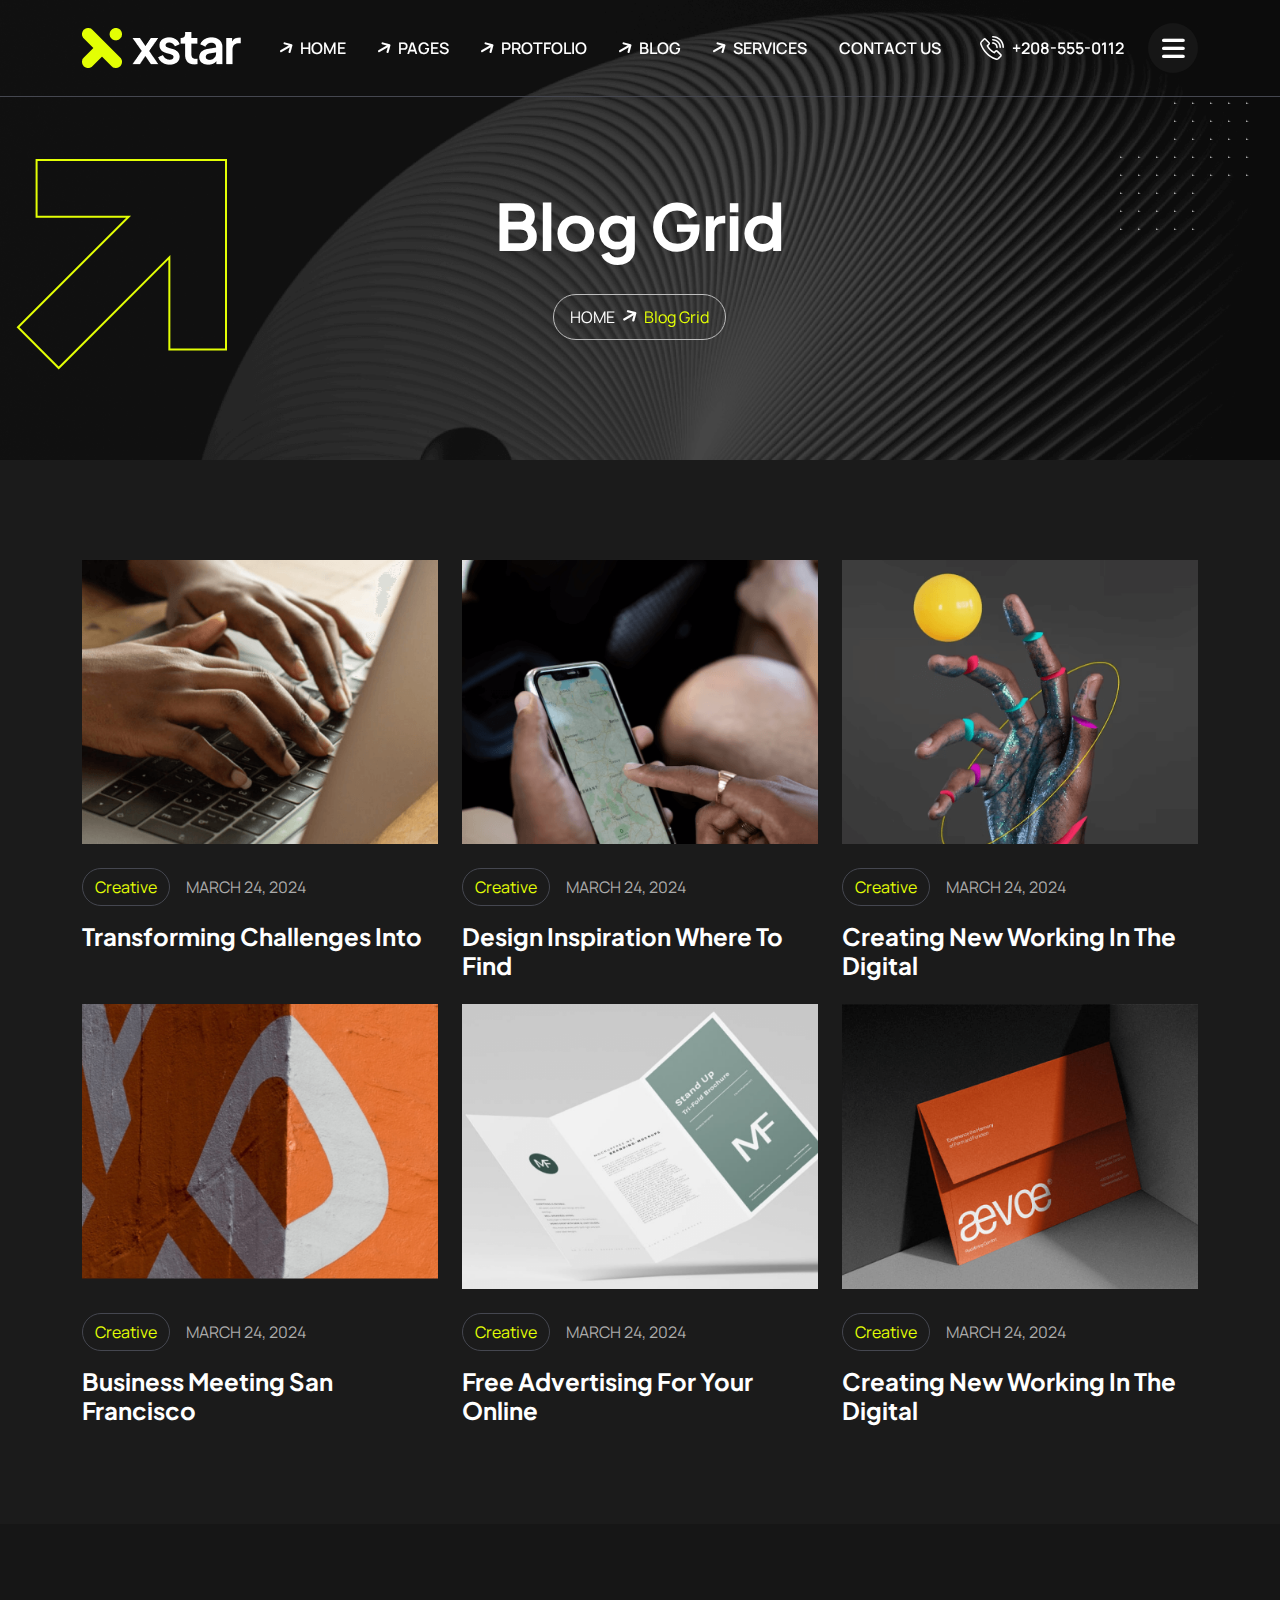
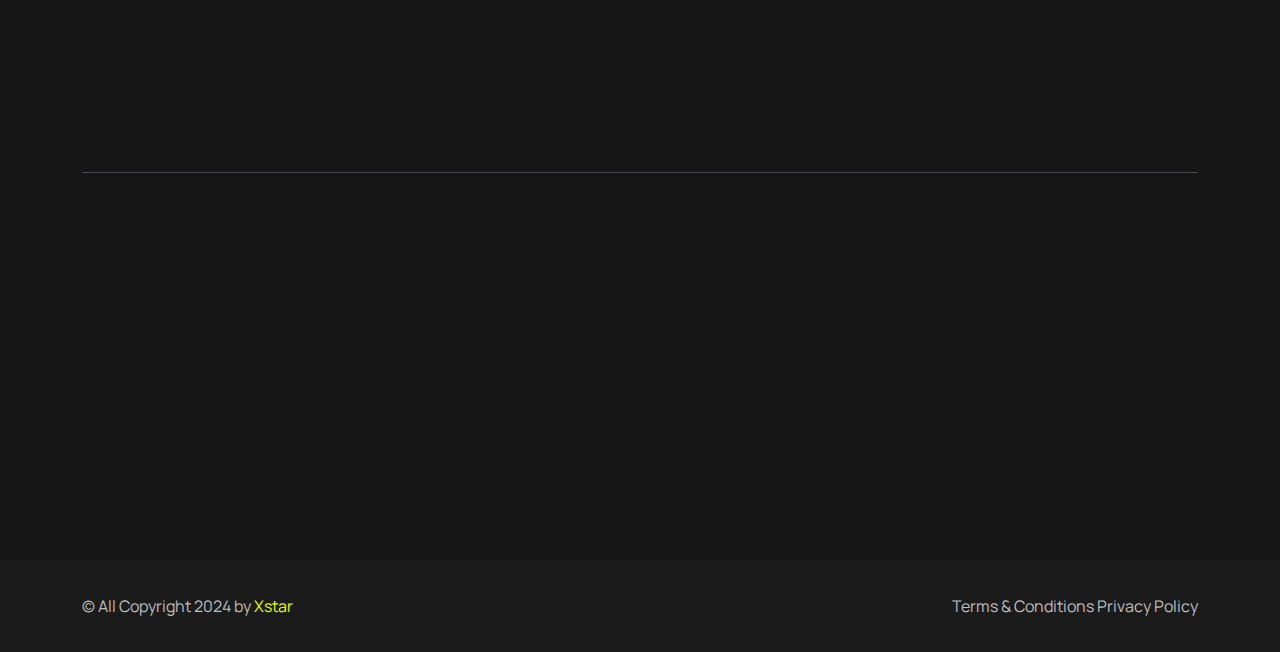
<file: blog-grid.html>
<!doctype html>
<html lang="en">

<!--<< Header Area >>-->

<head>

    <!-- == Meta Tags == -->
    <meta charset="UTF-8">
    <meta http-equiv="X-UA-Compatible" content="IE=edge">
    <meta name="viewport" content="width=device-width, initial-scale=1.0">
    <!-- Keywords -->
    <meta name="keywords" content="boot, Bootstrap, Xstar - HTML Template">
    <!--  Description -->
    <meta name="description" content="Xstar - Landing HTML Template">
    <!-- == Page title == -->
    <title>Xstar - Digital Agency HTML Template</title>
    <!-- Favicon/x-icon -->
    <link rel="shortcut icon" href="assets/img/logo/favicon.png" type="image/x-icon">
    <!-- Bootstrap Min 5.2.3 Css-->
    <link rel="stylesheet" href="assets/css/bootstrap.min.css">
    <!-- Fontawsome Icons Css-->
    <link rel="stylesheet" href="assets/css/all.min.css">
    <!-- Magnifiq Popup Css -->
    <link rel="stylesheet" href="assets/css/magnific-popup.css">
    <!-- Nice Select Css -->
    <link rel="stylesheet" href="assets/css/nice-select.css">
    <!-- Swiper Slider Css -->
    <link rel="stylesheet" href="assets/css/swiper.min.css">
    <!-- Aos Animation Css -->
    <link rel="stylesheet" href="assets/css/aos.css">
    <!-- Main css -->
    <link rel="stylesheet" href="assets/css/main.css">
</head>

<body class="position-relative bg2-clr">

     <!-- Preloader Start -->
     <div id="preloader" class="preloader">
        <div class="animation-preloader">
            <div class="spinner">                
            </div>
            <div class="txt-loading">
                <span data-text-preloader="X" class="letters-loading">
                    X
                </span>
                <span data-text-preloader="S" class="letters-loading">
                    S
                </span>
                <span data-text-preloader="T" class="letters-loading">
                    T
                </span>
                <span data-text-preloader="A" class="letters-loading">
                    A
                </span>
                <span data-text-preloader="R" class="letters-loading">
                    R
                </span>
            </div>
            <p class="text-center">Loading</p>
        </div>
        <div class="loader">
            <div class="row">
                <div class="col-3 loader-section section-left">
                    <div class="bg"></div>
                </div>
                <div class="col-3 loader-section section-left">
                    <div class="bg"></div>
                </div>
                <div class="col-3 loader-section section-right">
                    <div class="bg"></div>
                </div>
                <div class="col-3 loader-section section-right">
                    <div class="bg"></div>
                </div>
            </div>
        </div>
    </div>

    <!-- Custom Header Start -->
    <header class="header-section cmn-fixed hb-border py-lg-0 py-6">
        <div class="container">
            <div class="main-navbar">
                <nav class="navbar-custom">
                    <div class="d-lg-flex flex-xl-nowrap flex-wrap align-items-center justify-content-lg-between">
                        <div class="d-flex align-items-center justify-content-between">
                            <a href="index.html" class="brand-logo">
                                <img class="w-100" src="assets/img/logo/logo.png" alt="logo">
                            </a>
                            <button class="navbar-toggle-btn d-block d-lg-none" type="button">
                                <span></span>
                                <span></span>
                                <span></span>
                                <span></span>
                            </button>
                        </div>
                        <div class="navbar-toggle-item">
                            <ul
                                class="custom-nav d-lg-flex d-grid gap-xxl-10 gap-xl-8 gap-lg-5 gap-md-2 gap-2 pt-lg-0 pt-5">
                                <li class="menu-item position-relative">
                                    <button class="position-relative ps-5  white-clr fw_500 cus-z1">
                                        Home
                                    </button>
                                    <ul class="sub-menu px-lg-4 py-xxl-3 py-2">
                                        <li class="menu-link py-1">
                                            <a href="index.html" class="fw_500 white-clr">Home Version-1</a>
                                        </li>
                                        <li class="menu-link py-1">
                                            <a href="index2.html" class="fw_500 white-clr">Home Version-2</a>
                                        </li>
                                        <li class="menu-link py-1">
                                            <a href="index3.html" class="fw_500 white-clr">Home Version-3</a>
                                        </li>
                                        <li class="menu-link py-1">
                                            <a href="index4.html" class="fw_500 white-clr">Home Version-4</a>
                                        </li>
                                    </ul>
                                </li>
                                <li class="menu-item position-relative">
                                    <button class="position-relative  ps-5 fw_500 white-clr cus-z1">
                                        Pages
                                    </button>
                                    <ul class="sub-menu px-lg-4 py-xxl-3 py-2">
                                        <li class="menu-link py-1">
                                            <a href="about.html" class="fw_500 white-clr">About</a>
                                        </li>
                                        <li class="menu-link py-1">
                                            <a href="pricing.html" class="fw_500 white-clr">Pricing Plan</a>
                                        </li>
                                        <li class="menu-link py-1">
                                            <a href="team.html" class="fw_500 white-clr">Team Grid</a>
                                        </li>
                                        <li class="menu-link py-1">
                                            <a href="team-details.html" class="fw_500 white-clr">Team Details</a>
                                        </li>
                                        <li class="menu-link py-1">
                                            <a href="faq.html" class="fw_500 white-clr">Faqs</a>
                                        </li>
                                        <li class="menu-link py-1">
                                            <a href="contact.html" class="fw_500 white-clr">Contact</a>
                                        </li>
                                        <li class="menu-link py-1">
                                            <a href="oops.html" class="fw_500 white-clr">Oops 404</a>
                                        </li>
                                    </ul>
                                </li>
                                <li class="menu-item position-relative">
                                    <button class="position-relative  ps-5 fw_500 white-clr cus-z1">
                                        Protfolio
                                    </button>
                                    <ul class="sub-menu px-lg-4 py-xxl-3 py-2">
                                        <li class="menu-link py-1">
                                            <a href="study-grid.html" class="fw_500 white-clr">Case Study</a>
                                        </li>
                                        <li class="menu-link py-1">
                                            <a href="study-details.html" class="fw_500 white-clr">Case Study Details</a>
                                        </li>
                                    </ul>
                                </li>
                                <li class="menu-item position-relative">
                                    <button class="position-relative  ps-5 fw_500 white-clr cus-z1">
                                        Blog
                                    </button>
                                    <ul class="sub-menu px-lg-4 py-xxl-3 py-2">
                                        <li class="menu-link py-1">
                                            <a href="blog-grid.html" class="fw_500 white-clr">Blog Grid</a>
                                        </li>
                                        <li class="menu-link py-1">
                                            <a href="blog-list.html" class="fw_500 white-clr">Blog List</a>
                                        </li>
                                        <li class="menu-link py-1">
                                            <a href="blog-details.html" class="fw_500 white-clr">Blog Details</a>
                                        </li>
                                    </ul>
                                </li>
                                <li class="menu-item position-relative">
                                    <button class="position-relative  ps-5 fw_500 white-clr cus-z1">
                                        Services
                                    </button>
                                    <ul class="sub-menu px-lg-4 py-xxl-3 py-2">
                                        <li class="menu-link py-1">
                                            <a href="service.html" class="fw_500 white-clr">Service</a>
                                        </li>
                                        <li class="menu-link py-1">
                                            <a href="service-details.html" class="fw_500 white-clr">Service Details</a>
                                        </li>
                                    </ul>
                                </li>
                                <li class="menu-item position-relative">
                                    <a href="contact.html" class="fw_500">
                                        Contact Us
                                    </a>
                                </li>
                            </ul>
                        </div>
                        <div
                            class="d-lg-flex d-grid justify-content-center ph-clickwrap align-items-center gap-xxl-7 gap-xl-6 gap-lg-5 gap-3">
                            <a href="#" class="d-flex align-items-center header-ph gap-2">
                                <svg width="24" height="24" viewBox="0 0 24 24" fill="none"
                                    xmlns="http://www.w3.org/2000/svg">
                                    <g clip-path="url(#clip0_6577_1298)">
                                        <path
                                            d="M21.2438 18.1073L17.7431 14.6066C17.0144 13.8779 15.8329 13.8771 15.1034 14.6066L14.0839 15.6261C11.7543 14.2035 9.79723 12.2464 8.37459 9.91682L9.49247 8.79899C10.2202 8.07121 10.2202 6.88701 9.49242 6.15923L5.9917 2.65851C5.26504 1.93194 4.08525 1.92519 3.34978 2.66071L1.14994 4.87766C0.0974045 5.76145 -0.272814 7.21251 0.207186 8.58777C2.67028 15.6461 8.35472 21.3305 15.413 23.7936C16.7409 24.2569 18.1046 23.9104 18.9717 23.0171C18.9842 23.006 18.9964 22.9946 19.0084 22.9826L21.2438 20.7471C21.9716 20.0193 21.9716 18.8352 21.2438 18.1073ZM20.1287 19.6319L17.9437 21.8168C17.9171 21.839 17.8919 21.863 17.8681 21.8888C17.4082 22.3887 16.6684 22.5613 15.9327 22.3044C9.32433 19.9984 4.00237 14.6764 1.69631 8.06802C1.43226 7.31141 1.62276 6.52752 2.18165 6.07091C2.20289 6.05357 2.22323 6.0351 2.24255 6.01565L4.46719 3.77366C4.49403 3.74672 4.52593 3.72536 4.56106 3.71081C4.5962 3.69626 4.63386 3.6888 4.67189 3.68887C4.7167 3.68887 4.80281 3.69984 4.87659 3.77366L8.37722 7.27438C8.43142 7.32871 8.46186 7.40231 8.46187 7.47905C8.46188 7.55579 8.43145 7.6294 8.37726 7.68374L6.82837 9.23263C6.70656 9.35442 6.62798 9.51274 6.60464 9.68339C6.58129 9.85405 6.61447 10.0277 6.69909 10.1777C8.37983 13.1574 10.8433 15.6209 13.8231 17.3016C13.9731 17.3862 14.1467 17.4194 14.3173 17.3961C14.488 17.3727 14.6463 17.2942 14.7681 17.1724L16.2187 15.7218C16.273 15.6676 16.3466 15.6371 16.4233 15.6371C16.5001 15.6371 16.5737 15.6676 16.628 15.7218L20.1287 19.2225C20.1829 19.2769 20.2133 19.3505 20.2133 19.4272C20.2133 19.504 20.1829 19.5776 20.1287 19.6319ZM12.6048 6.15604C12.1693 6.15604 11.8162 6.5091 11.8162 6.94462C11.8162 7.38013 12.1692 7.73319 12.6048 7.73319C14.6244 7.73319 16.2675 9.37631 16.2675 11.396C16.2675 11.8315 16.6206 12.1845 17.0561 12.1845C17.4916 12.1845 17.8447 11.8315 17.8447 11.396C17.8447 8.50668 15.4941 6.15604 12.6048 6.15604Z"
                                            fill="white" />
                                        <path
                                            d="M12.7779 3C12.3483 3 12 3.34828 12 3.7779C12 4.20752 12.3482 4.5558 12.7779 4.5558C16.4537 4.5558 19.4442 7.54629 19.4442 11.2221C19.4442 11.6517 19.7925 12 20.2221 12C20.6517 12 21 11.6517 21 11.2221C21 6.68844 17.3116 3 12.7779 3Z"
                                            fill="white" />
                                        <path
                                            d="M20.7128 3.28719C18.593 1.1674 15.7745 0 12.7767 0C12.3477 0 12 0.347735 12 0.776679C12 1.20562 12.3477 1.55336 12.7767 1.55336C18.1087 1.55336 22.4466 5.89127 22.4466 11.2233C22.4466 11.6523 22.7944 12 23.2233 12C23.6523 12 24 11.6523 24 11.2233C24 8.22542 22.8326 5.40702 20.7128 3.28719Z"
                                            fill="white" />
                                    </g>
                                    <defs>
                                        <clipPath id="clip0_6577_1298">
                                            <rect width="24" height="24" fill="white" />
                                        </clipPath>
                                    </defs>
                                </svg>
                                <span class="stext">
                                    +208-555-0112
                                </span>
                            </a>
                            <div class="remove-click remove-clickbg-adding d-center m-auto">
                                <i class="fas fa-bars"></i>
                            </div>
                        </div>
                    </div>
                </nav>
            </div>
        </div>
    </header>
    <!-- Custom Header End -->



    <!-- Custom Search Start -->
    <div class="search-wrap">
        <div class="search-inner">
            <i class="fas fa-times search-close" id="search-close"></i>
            <div class="search-cell">
                <form method="get">
                    <div class="search-field-holder">
                        <input type="search" class="main-search-input" placeholder="Search...">
                    </div>
                </form>
            </div>
        </div>
    </div>
    <!-- Custom Search End -->

    <!-- Main start -->
    <main class="main">

        <!-- Breadcrumnd Banner -->
        <section class="breadcrumnd-banner position-relative">
            <div class="container">
                <div class="row g-5 justify-content-center">
                    <div class="col-lg-5">
                        <div class="breadcrumnd-content text-center">
                            <h1 class="white mb-xxl-10 mb-xl-8 mb-6" data-aos="zoom-in-left" data-aos-duration="1800">
                                Blog Grid
                            </h1>
                            <ul class="breadcrumnd d-inline-flex align-items-center gap-2 pra-border radius100 py-xxl-3 py-2 px-xxl-4 px-4"
                                data-aos="zoom-in-right" data-aos-duration="2000">
                                <li>
                                    <a href="index.html" class="text-uppercase htheme">
                                        Home
                                    </a>
                                </li>
                                <li>
                                    <span class="rot60 d-inline-block">
                                        <i class="fas fa-arrow-up"></i>
                                    </span>
                                </li>
                                <li class="theme-clr">
                                    Blog Grid
                                </li>
                            </ul>
                        </div>
                    </div>
                </div>
            </div>
            <!--Element-->
            <img src="assets/img/element/cmn-dost.png" alt="img" class="cmn-dots">
            <div class="cmn-svg-shape cmn-svg">
                <svg width="211" height="211" viewBox="0 0 211 211" fill="none" xmlns="http://www.w3.org/2000/svg">
                    <path
                        d="M153.353 98.3617V190.413H210V1H20.5872V57.6468H112.638L2 168.285L42.7149 209L153.353 98.3617Z"
                        stroke="url(#paint0_linear_6584_3026)" stroke-width="2" />
                    <defs>
                        <linearGradient id="paint0_linear_6584_3026" x1="416.867" y1="-216.267" x2="8.49998" y2="192.1"
                            gradientUnits="userSpaceOnUse">
                            <stop offset="2" stop-color="#E3FF04" />
                            <stop offset="1" stop-color="#FF7425" stop-opacity="0" />
                        </linearGradient>
                    </defs>
                </svg>
            </div>
        </section>
        <!-- Breadcrumnd Banner -->

        <!-- Blog Grid Start -->
        <section class="blog-grid pt-space pb-space">
            <div class="container">
                <div class="row g-xxl-7 g-xl-6 g-6">
                    <div class="col-lg-4 col-md-6 col-sm-6">
                        <div class="blog-widget-item">
                            <div class="thumb w-100 overflow-hidden mb-xxl-7 mb-xl-6 mb-4">
                                <img src="assets/img/blog/mblog1.png" alt="img" class="w-100 overflow-hidden">
                            </div>
                            <div class="blog-cont">
                                <div class="d-flex align-items-center gap-xxl-5 gap-xl-4 gap-3 mb-xxl-5 mb-xl-4 mb-3">
                                    <a href="blog-details.html"
                                        class="radius-btn cmn-border radius100 py-xxl-1 py-1 px-xxl-4 px-3 theme-clr">
                                        Creative
                                    </a>
                                    <span class="bspan-clr">
                                        MARCH 24, 2024
                                    </span>
                                </div>
                                <h5>
                                    <a href="blog-details.html" class="white-clr">
                                        Transforming Challenges into
                                    </a>
                                </h5>
                            </div>
                        </div>
                    </div>
                    <div class="col-lg-4 col-md-6 col-sm-6">
                        <div class="blog-widget-item">
                            <div class="thumb w-100 overflow-hidden mb-xxl-7 mb-xl-6 mb-4">
                                <img src="assets/img/blog/mblog2.png" alt="img" class="w-100 overflow-hidden">
                            </div>
                            <div class="blog-cont">
                                <div class="d-flex align-items-center gap-xxl-5 gap-xl-4 gap-3 mb-xxl-5 mb-xl-4 mb-3">
                                    <a href="blog-details.html"
                                        class="radius-btn cmn-border radius100 py-xxl-1 py-1 px-xxl-4 px-3 theme-clr">
                                        Creative
                                    </a>
                                    <span class="bspan-clr">
                                        MARCH 24, 2024
                                    </span>
                                </div>
                                <h5>
                                    <a href="blog-details.html" class="white-clr">
                                        Design Inspiration Where to Find
                                    </a>
                                </h5>
                            </div>
                        </div>
                    </div>
                    <div class="col-lg-4 col-md-6 col-sm-6">
                        <div class="blog-widget-item">
                            <div class="thumb w-100 overflow-hidden mb-xxl-7 mb-xl-6 mb-4">
                                <img src="assets/img/blog/mblog3.png" alt="img" class="w-100 overflow-hidden">
                            </div>
                            <div class="blog-cont">
                                <div class="d-flex align-items-center gap-xxl-5 gap-xl-4 gap-3 mb-xxl-5 mb-xl-4 mb-3">
                                    <a href="blog-details.html"
                                        class="radius-btn cmn-border radius100 py-xxl-1 py-1 px-xxl-4 px-3 theme-clr">
                                        Creative
                                    </a>
                                    <span class="bspan-clr">
                                        MARCH 24, 2024
                                    </span>
                                </div>
                                <h5>
                                    <a href="blog-details.html" class="white-clr">
                                        Creating new working in the digital
                                    </a>
                                </h5>
                            </div>
                        </div>
                    </div>
                    <div class="col-lg-4 col-md-6 col-sm-6">
                        <div class="blog-widget-item">
                            <div class="thumb w-100 overflow-hidden mb-xxl-7 mb-xl-6 mb-4">
                                <img src="assets/img/blog/mblog4.png" alt="img" class="w-100 overflow-hidden">
                            </div>
                            <div class="blog-cont">
                                <div class="d-flex align-items-center gap-xxl-5 gap-xl-4 gap-3 mb-xxl-5 mb-xl-4 mb-3">
                                    <a href="blog-details.html"
                                        class="radius-btn cmn-border radius100 py-xxl-1 py-1 px-xxl-4 px-3 theme-clr">
                                        Creative
                                    </a>
                                    <span class="bspan-clr">
                                        MARCH 24, 2024
                                    </span>
                                </div>
                                <h5>
                                    <a href="blog-details.html" class="white-clr">
                                        Business meeting San Francisco
                                    </a>
                                </h5>
                            </div>
                        </div>
                    </div>
                    <div class="col-lg-4 col-md-6 col-sm-6">
                        <div class="blog-widget-item">
                            <div class="thumb w-100 overflow-hidden mb-xxl-7 mb-xl-6 mb-4">
                                <img src="assets/img/blog/mblog5.png" alt="img" class="w-100 overflow-hidden">
                            </div>
                            <div class="blog-cont">
                                <div class="d-flex align-items-center gap-xxl-5 gap-xl-4 gap-3 mb-xxl-5 mb-xl-4 mb-3">
                                    <a href="blog-details.html"
                                        class="radius-btn cmn-border radius100 py-xxl-1 py-1 px-xxl-4 px-3 theme-clr">
                                        Creative
                                    </a>
                                    <span class="bspan-clr">
                                        MARCH 24, 2024
                                    </span>
                                </div>
                                <h5>
                                    <a href="blog-details.html" class="white-clr">
                                        Free advertising for your online
                                    </a>
                                </h5>
                            </div>
                        </div>
                    </div>
                    <div class="col-lg-4 col-md-6 col-sm-6">
                        <div class="blog-widget-item">
                            <div class="thumb w-100 overflow-hidden mb-xxl-7 mb-xl-6 mb-4">
                                <img src="assets/img/blog/mblog6.png" alt="img" class="w-100 overflow-hidden">
                            </div>
                            <div class="blog-cont">
                                <div class="d-flex align-items-center gap-xxl-5 gap-xl-4 gap-3 mb-xxl-5 mb-xl-4 mb-3">
                                    <a href="blog-details.html"
                                        class="radius-btn cmn-border radius100 py-xxl-1 py-1 px-xxl-4 px-3 theme-clr">
                                        Creative
                                    </a>
                                    <span class="bspan-clr">
                                        MARCH 24, 2024
                                    </span>
                                </div>
                                <h5>
                                    <a href="blog-details.html" class="white-clr">
                                        Creating new working in the digital
                                    </a>
                                </h5>
                            </div>
                        </div>
                    </div>
                </div>
            </div>
        </section>
        <!-- Blog Grid End -->

    </main>
    <!-- Main End -->

    <!-- Footer Version-common Start -->
    <footer class="footer-version-three bg1-clr">
        <div class="container">
            <div class="footer-topversion-one pt-20 pb-20">
                <div
                    class="footer-v3-titlewrap d-flex align-items-center gap-xxl-15 gap-xl-10 gap-md-8 gap-sm-5 gap-3 pb-xxl-15 pb-xl-10 pb-8">
                    <span class="footer-v3-title" data-aos="zoom-in-right" data-aos-duration="1800">
                        Let’s talk!
                    </span>
                    <a href="contact.html"><img src="assets/img/footer/let-arrow.png" alt="arrow" data-aos="zoom-in"
                            data-aos-duration="2000"></a>
                </div>
                <div class="row gy-lg-0 gy-10 mt-xxl-5 mb-xxl-5 justify-content-sm-between justify-content-center">
                    <div class="col-xxl-3 col-xl-3 col-lg-3 col-md-6 col-sm-6">
                        <div class="footer-widget">
                            <h5 class="footer-title mb-xxl-7 mb-xl-6 mb-5" data-aos="zoom-in-down"
                                data-aos-duration="1900">
                                About Us
                                <svg class="d-block mt-xxl-4 mt-3" width="83" height="2" viewBox="0 0 83 2" fill="none"
                                    xmlns="http://www.w3.org/2000/svg">
                                    <line y1="-1" x2="83" y2="-1" transform="matrix(1 0 0 -1 0 0)"
                                        stroke="url(#paint0_linear_6308_4304)" stroke-width="2" />
                                    <defs>
                                        <linearGradient id="paint0_linear_6308_4304" x1="4.02912" y1="0.000277584"
                                            x2="80" y2="0.000110496" gradientUnits="userSpaceOnUse">
                                            <stop offset="0" stop-color="#E3FF04" />
                                            <stop offset="1" stop-color="#E3FF04" stop-opacity="0" />
                                        </linearGradient>
                                    </defs>
                                </svg>
                            </h5>
                            <p class="pra-clr mb-xxl-7 mb-6" data-aos="zoom-in" data-aos-duration="1600">
                                Phasellus ultricies aliquam volutpat ullamcorper laoreet neque, a lacinia curabitur
                                lacinia mollis
                            </p>
                            <ul class="common-social d-flex align-items-center gap-2">
                                <li data-aos="zoom-in-right" data-aos-duration="1400">
                                    <a href="#" class="d-center">
                                        <svg width="10" height="16" viewBox="0 0 10 16" fill="none"
                                            xmlns="http://www.w3.org/2000/svg">
                                            <g opacity="0.8" clip-path="url(#clip0_6308_2803)">
                                                <path
                                                    d="M8.72266 9L9.16703 6.10437H6.38859V4.22531C6.38859 3.43313 6.77672 2.66094 8.02109 2.66094H9.28422V0.195625C9.28422 0.195625 8.13797 0 7.04203 0C4.75391 0 3.25828 1.38688 3.25828 3.8975V6.10437H0.714844V9H3.25828V16H6.38859V9H8.72266Z"
                                                    fill="white" />
                                            </g>
                                            <defs>
                                                <clipPath id="clip0_6308_2803">
                                                    <rect width="10" height="16" fill="white" />
                                                </clipPath>
                                            </defs>
                                        </svg>
                                    </a>
                                </li>
                                <li data-aos="zoom-in-right" data-aos-duration="1600">
                                    <a href="#" class="d-center">
                                        <svg width="16" height="16" viewBox="0 0 16 16" fill="none"
                                            xmlns="http://www.w3.org/2000/svg">
                                            <path
                                                d="M14.3553 4.74149C14.3655 4.88362 14.3655 5.02577 14.3655 5.1679C14.3655 9.5029 11.066 14.4978 5.03553 14.4978C3.17766 14.4978 1.45178 13.9597 0 13.0258C0.263969 13.0562 0.51775 13.0664 0.791875 13.0664C2.32484 13.0664 3.73603 12.5486 4.86294 11.6654C3.42131 11.6349 2.21319 10.6907 1.79694 9.39124C2 9.42168 2.20303 9.44199 2.41625 9.44199C2.71066 9.44199 3.00509 9.40137 3.27919 9.33034C1.77666 9.02574 0.649719 7.70596 0.649719 6.11205V6.07146C1.08625 6.31512 1.59391 6.4674 2.13194 6.48768C1.24869 5.89884 0.670031 4.89377 0.670031 3.75671C0.670031 3.14759 0.832437 2.58921 1.11672 2.1019C2.73094 4.09174 5.15734 5.39121 7.87812 5.53337C7.82737 5.28971 7.79691 5.03593 7.79691 4.78212C7.79691 2.97499 9.25884 1.50293 11.0761 1.50293C12.0202 1.50293 12.873 1.89887 13.472 2.53846C14.2131 2.39634 14.9238 2.12221 15.5532 1.74659C15.3096 2.50802 14.7918 3.14762 14.1116 3.55368C14.7715 3.48265 15.4111 3.29987 15.9999 3.04609C15.5533 3.6958 14.9949 4.27446 14.3553 4.74149V4.74149Z"
                                                fill="white" />
                                        </svg>
                                    </a>
                                </li>
                                <li data-aos="zoom-in-right" data-aos-duration="1800">
                                    <a href="#" class="d-center">
                                        <svg width="14" height="16" viewBox="0 0 14 16" fill="none"
                                            xmlns="http://www.w3.org/2000/svg">
                                            <g opacity="0.8">
                                                <path
                                                    d="M3.13375 13.9997H0.23125V4.65281H3.13375V13.9997ZM1.68094 3.37781C0.752813 3.37781 0 2.60906 0 1.68094C6.64312e-09 1.23513 0.177098 0.807572 0.492335 0.492335C0.807572 0.177098 1.23513 0 1.68094 0C2.12675 0 2.5543 0.177098 2.86954 0.492335C3.18478 0.807572 3.36188 1.23513 3.36188 1.68094C3.36188 2.60906 2.60875 3.37781 1.68094 3.37781ZM13.9969 13.9997H11.1006V9.44969C11.1006 8.36531 11.0787 6.97469 9.59156 6.97469C8.0825 6.97469 7.85125 8.15281 7.85125 9.37156V13.9997H4.95188V4.65281H7.73562V5.92781H7.77625C8.16375 5.19344 9.11031 4.41844 10.5225 4.41844C13.46 4.41844 14 6.35281 14 8.86531V13.9997H13.9969Z"
                                                    fill="white" />
                                            </g>
                                        </svg>
                                    </a>
                                </li>
                                <li data-aos="zoom-in-right" data-aos-duration="1900">
                                    <a href="#" class="d-center">
                                        <svg width="18" height="12" viewBox="0 0 18 12" fill="none"
                                            xmlns="http://www.w3.org/2000/svg">
                                            <path
                                                d="M17.1769 1.87759C16.9806 1.13853 16.4023 0.556469 15.668 0.358938C14.337 0 9.00014 0 9.00014 0C9.00014 0 3.66327 0 2.3323 0.358938C1.59802 0.5565 1.0197 1.13853 0.823422 1.87759C0.466797 3.21719 0.466797 6.01213 0.466797 6.01213C0.466797 6.01213 0.466797 8.80706 0.823422 10.1467C1.0197 10.8857 1.59802 11.4435 2.3323 11.6411C3.66327 12 9.00014 12 9.00014 12C9.00014 12 14.337 12 15.668 11.6411C16.4023 11.4435 16.9806 10.8857 17.1769 10.1467C17.5335 8.80706 17.5335 6.01213 17.5335 6.01213C17.5335 6.01213 17.5335 3.21719 17.1769 1.87759V1.87759ZM7.25467 8.54972V3.47453L11.7153 6.01219L7.25467 8.54972V8.54972Z"
                                                fill="white" />
                                        </svg>
                                    </a>
                                </li>
                            </ul>
                        </div>
                    </div>
                    <div class="col-xxl-2 col-xl-2 col-lg-2 col-md-6 col-sm-6">
                        <div class="footer-widget">
                            <h5 class="footer-title mb-xxl-7 mb-xl-6 mb-5" data-aos="zoom-in-down"
                                data-aos-duration="1900">
                                Quick Links
                                <svg class="d-block mt-xxl-4 mt-3" width="83" height="2" viewBox="0 0 83 2" fill="none"
                                    xmlns="http://www.w3.org/2000/svg">
                                    <line y1="-1" x2="83" y2="-1" transform="matrix(1 0 0 -1 0 0)"
                                        stroke="url(#paint0_linear_6308_4304)" stroke-width="2" />
                                    <defs>
                                        <linearGradient id="paint0_linear_6308_43041" x1="4.02912" y1="0.000277584"
                                            x2="80" y2="0.000110496" gradientUnits="userSpaceOnUse">
                                            <stop offset="0" stop-color="#E3FF04" />
                                            <stop offset="1" stop-color="#E3FF04" stop-opacity="0" />
                                        </linearGradient>
                                    </defs>
                                </svg>
                            </h5>
                            <ul class="link-footer d-grid gap-xxl-5 gap-4" data-aos="zoom-in" data-aos-duration="1400">
                                <li>
                                    <a href="about.html" class="d-flex align-items-center gap-2 flink-items pra-clr">
                                        <span class="ani-icons">
                                            <i class="fas fa-angle-double-right pra-clr"></i>
                                        </span>
                                        About Xstar
                                    </a>
                                </li>
                                <li>
                                    <a href="service.html" class="d-flex align-items-center gap-2 flink-items pra-clr">
                                        <span class="ani-icons">
                                            <i class="fas fa-angle-double-right pra-clr"></i>
                                        </span>
                                        Our Services
                                    </a>
                                </li>
                                <li>
                                    <a href="blog-grid.html"
                                        class="d-flex align-items-center gap-2 flink-items pra-clr">
                                        <span class="ani-icons">
                                            <i class="fas fa-angle-double-right pra-clr"></i>
                                        </span>
                                        Our Blogs
                                    </a>
                                </li>
                                <li>
                                    <a href="contact.html" class="d-flex align-items-center gap-2 flink-items pra-clr">
                                        <span class="ani-icons">
                                            <i class="fas fa-angle-double-right pra-clr"></i>
                                        </span>
                                        Contact Us
                                    </a>
                                </li>
                            </ul>
                        </div>
                    </div>
                    <div class="col-xxl-2 col-xl-3 col-lg-3 col-md-6 col-sm-6">
                        <div class="footer-widget">
                            <h5 class="footer-title mb-xxl-7 mb-xl-6 mb-5" data-aos="zoom-in-down"
                                data-aos-duration="1900">
                                Services
                                <svg class="d-block mt-xxl-4 mt-3" width="83" height="2" viewBox="0 0 83 2" fill="none"
                                    xmlns="http://www.w3.org/2000/svg">
                                    <line y1="-1" x2="83" y2="-1" transform="matrix(1 0 0 -1 0 0)"
                                        stroke="url(#paint0_linear_6308_4305)" stroke-width="2" />
                                    <defs>
                                        <linearGradient id="paint0_linear_6308_4305" x1="4.02912" y1="0.000277584"
                                            x2="80" y2="0.000110496" gradientUnits="userSpaceOnUse">
                                            <stop offset="0" stop-color="#E3FF04" />
                                            <stop offset="1" stop-color="#E3FF04" stop-opacity="0" />
                                        </linearGradient>
                                    </defs>
                                </svg>
                            </h5>
                            <ul class="link-footer d-grid gap-xxl-5 gap-4" data-aos="zoom-in" data-aos-duration="1400">
                                <li>
                                    <a href="service.html" class="d-flex align-items-center gap-2 flink-items pra-clr">
                                        <span class="ani-icons">
                                            <i class="fas fa-angle-double-right pra-clr"></i>
                                        </span>
                                        UI/UX Experience
                                    </a>
                                </li>
                                <li>
                                    <a href="study-grid.html"
                                        class="d-flex align-items-center gap-2 flink-items pra-clr">
                                        <span class="ani-icons">
                                            <i class="fas fa-angle-double-right pra-clr"></i>
                                        </span>
                                        Web Development
                                    </a>
                                </li>
                                <li>
                                    <a href="study-grid.html"
                                        class="d-flex align-items-center gap-2 flink-items pra-clr">
                                        <span class="ani-icons">
                                            <i class="fas fa-angle-double-right pra-clr"></i>
                                        </span>
                                        Product Design
                                    </a>
                                </li>
                                <li>
                                    <a href="service.html" class="d-flex align-items-center gap-2 flink-items pra-clr">
                                        <span class="ani-icons">
                                            <i class="fas fa-angle-double-right pra-clr"></i>
                                        </span>
                                        SEO Optimization
                                    </a>
                                </li>
                            </ul>
                        </div>
                    </div>
                    <div class="col-xxl-3 col-xl-4 col-lg-4 col-md-6 col-sm-6">
                        <div class="footer-widget">
                            <h5 class="footer-title mb-xxl-7 mb-xl-6 mb-5" data-aos="zoom-in-down"
                                data-aos-duration="1900">
                                Newsletter
                                <svg class="d-block mt-xxl-4 mt-3" width="83" height="2" viewBox="0 0 83 2" fill="none"
                                    xmlns="http://www.w3.org/2000/svg">
                                    <line y1="-1" x2="83" y2="-1" transform="matrix(1 0 0 -1 0 0)"
                                        stroke="url(#paint0_linear_6308_4306)" stroke-width="2" />
                                    <defs>
                                        <linearGradient id="paint0_linear_6308_4306" x1="4.02912" y1="0.000277584"
                                            x2="80" y2="0.000110496" gradientUnits="userSpaceOnUse">
                                            <stop offset="0" stop-color="#E3FF04" />
                                            <stop offset="1" stop-color="#E3FF04" stop-opacity="0" />
                                        </linearGradient>
                                    </defs>
                                </svg>
                            </h5>
                            <p class="pra-clr mb-xxl-7 mb-6" data-aos="zoom-in" data-aos-duration="1600">
                                Sign up to seargin weekly newsletter to get the latest updates. 
                            </p>
                            <form action="#" class="foote-formv1 d-flex align-items-center justify-content-between"
                                data-aos="zoom-in-down" data-aos-duration="1200">
                                <input type="email" placeholder="Enter Email Address">
                                <button type="submit" class="themebg d-center rounded-1">
                                    <svg width="25" height="24" viewBox="0 0 25 24" fill="none"
                                        xmlns="http://www.w3.org/2000/svg">
                                        <g clip-path="url(#clip0_6308_51)">
                                            <path
                                                d="M24.177 2.42216C24.294 1.87753 23.7601 1.4183 23.2392 1.61705L0.645685 10.242C0.512852 10.2927 0.398516 10.3825 0.317763 10.4995C0.23701 10.6165 0.193635 10.7553 0.193361 10.8975C0.193087 11.0397 0.235926 11.1786 0.316228 11.2959C0.396529 11.4133 0.510518 11.5035 0.643154 11.5547L6.99011 14.006V21.7269C6.9901 21.8851 7.04344 22.0387 7.14153 22.1628C7.23961 22.287 7.3767 22.3744 7.53062 22.411C7.68454 22.4476 7.84631 22.4312 7.98976 22.3645C8.13322 22.2977 8.24997 22.1846 8.32116 22.0433L10.9462 16.8342L17.3522 21.5884C17.7419 21.8776 18.302 21.6936 18.4438 21.2289C24.425 1.61859 24.1664 2.47143 24.177 2.42216ZM18.5999 4.8933L7.59357 12.7316L2.85793 10.9027L18.5999 4.8933ZM8.39634 13.8863L17.9901 7.05398C9.7348 15.7628 10.166 15.3044 10.13 15.3529C10.0765 15.4248 10.223 15.1444 8.39634 18.7692V13.8863ZM17.3896 19.8649L11.7508 15.6802L21.9465 4.92423L17.3896 19.8649Z"
                                                fill="white" />
                                        </g>
                                        <defs>
                                            <clipPath id="clip0_6308_51">
                                                <rect width="24" height="24" fill="white"
                                                    transform="translate(0.193359)" />
                                            </clipPath>
                                        </defs>
                                    </svg>
                                </button>
                            </form>
                        </div>
                    </div>
                </div>
            </div>
        </div>
        <div class="footer-bottom-version-two bg2-clr py-xxl-10 py-xl-8 py-lg-7 py-6">
            <div class="container">
                <div
                    class="text-sm-start text-center d-sm-flex gap-sm-0 gap-2 d-grid align-items-center justify-content-sm-between justify-content-center">
                    <p class="pra-clr">
                        &copy; All Copyright 2024 by <a href="index.html" class="theme-clr">Xstar</a>
                    </p>
                    <a href="#" class="pra-clr">
                        Terms & Conditions Privacy Policy
                    </a>
                </div>
            </div>
        </div>
    </footer>
    <!-- Footer Version-common End -->

    <!-- Sub Sidebar Custom End -->
    <div class="subside-barmenu">
        <div class="remove-click d-flex justify-content-center align-items-center">
            <i class="fas fa-times"></i>
        </div>
        <div class="sub-contact-wrapper d-grid">
            <a href="index.html" class="side-logo">
                <img src="assets/img/logo/logo.png" alt="img">
            </a>
            <p>
                Neque porro quisquam est, qui dolorem ipsum quia dolor sit consectetur, aliquam quaerats voluptatem. Ut
                enim
                ad minima veniam, exercitationem laboriosam, nisi ut aliquid ex ea autem velit esse quam nihil
            </p>
            <div class="sub-contact-left d-grid">
                <div class="sub__contac-item">
                    <div class="content">
                        <span class="address d-block">
                            Address
                        </span>
                        <span class="textp">
                            Loterl Poinent k/ls United Statate.
                        </span>
                    </div>
                </div>
                <div class="sub__contac-item">
                    <div class="content">
                        <span class="address d-block">
                            Email
                        </span>
                        <a href="javascript:void(0)" class="textp">
                            example021@gmail.com
                        </a>
                    </div>
                </div>
                <div class="sub__contac-item">
                    <div class="content">
                        <span class="address d-block">
                            Call now
                        </span>
                        <a href="jasacript:void(0)" class="textp">
                            +996 1425 7471 0.2
                        </a>
                    </div>
                </div>
            </div>
            <ul class="common-social d-flex align-items-center gap-2 mb-xxl-10 mb-xl-9 mb-8">
                <li data-aos="zoom-in-right" data-aos-duration="1400">
                    <a href="#" class="d-center">
                        <svg width="10" height="16" viewBox="0 0 10 16" fill="none" xmlns="http://www.w3.org/2000/svg">
                            <g opacity="0.8" clip-path="url(#clip0_6308_28)">
                                <path
                                    d="M8.72266 9L9.16703 6.10437H6.38859V4.22531C6.38859 3.43313 6.77672 2.66094 8.02109 2.66094H9.28422V0.195625C9.28422 0.195625 8.13797 0 7.04203 0C4.75391 0 3.25828 1.38688 3.25828 3.8975V6.10437H0.714844V9H3.25828V16H6.38859V9H8.72266Z"
                                    fill="white" />
                            </g>
                            <defs>
                                <clipPath id="clip0_6308_2801">
                                    <rect width="10" height="16" fill="white" />
                                </clipPath>
                            </defs>
                        </svg>
                    </a>
                </li>
                <li data-aos="zoom-in-right" data-aos-duration="1600">
                    <a href="#" class="d-center">
                        <svg width="16" height="16" viewBox="0 0 16 16" fill="none" xmlns="http://www.w3.org/2000/svg">
                            <path
                                d="M14.3553 4.74149C14.3655 4.88362 14.3655 5.02577 14.3655 5.1679C14.3655 9.5029 11.066 14.4978 5.03553 14.4978C3.17766 14.4978 1.45178 13.9597 0 13.0258C0.263969 13.0562 0.51775 13.0664 0.791875 13.0664C2.32484 13.0664 3.73603 12.5486 4.86294 11.6654C3.42131 11.6349 2.21319 10.6907 1.79694 9.39124C2 9.42168 2.20303 9.44199 2.41625 9.44199C2.71066 9.44199 3.00509 9.40137 3.27919 9.33034C1.77666 9.02574 0.649719 7.70596 0.649719 6.11205V6.07146C1.08625 6.31512 1.59391 6.4674 2.13194 6.48768C1.24869 5.89884 0.670031 4.89377 0.670031 3.75671C0.670031 3.14759 0.832437 2.58921 1.11672 2.1019C2.73094 4.09174 5.15734 5.39121 7.87812 5.53337C7.82737 5.28971 7.79691 5.03593 7.79691 4.78212C7.79691 2.97499 9.25884 1.50293 11.0761 1.50293C12.0202 1.50293 12.873 1.89887 13.472 2.53846C14.2131 2.39634 14.9238 2.12221 15.5532 1.74659C15.3096 2.50802 14.7918 3.14762 14.1116 3.55368C14.7715 3.48265 15.4111 3.29987 15.9999 3.04609C15.5533 3.6958 14.9949 4.27446 14.3553 4.74149V4.74149Z"
                                fill="white" />
                        </svg>
                    </a>
                </li>
                <li data-aos="zoom-in-right" data-aos-duration="1800">
                    <a href="#" class="d-center">
                        <svg width="14" height="16" viewBox="0 0 14 16" fill="none" xmlns="http://www.w3.org/2000/svg">
                            <g opacity="0.8">
                                <path
                                    d="M3.13375 13.9997H0.23125V4.65281H3.13375V13.9997ZM1.68094 3.37781C0.752813 3.37781 0 2.60906 0 1.68094C6.64312e-09 1.23513 0.177098 0.807572 0.492335 0.492335C0.807572 0.177098 1.23513 0 1.68094 0C2.12675 0 2.5543 0.177098 2.86954 0.492335C3.18478 0.807572 3.36188 1.23513 3.36188 1.68094C3.36188 2.60906 2.60875 3.37781 1.68094 3.37781ZM13.9969 13.9997H11.1006V9.44969C11.1006 8.36531 11.0787 6.97469 9.59156 6.97469C8.0825 6.97469 7.85125 8.15281 7.85125 9.37156V13.9997H4.95188V4.65281H7.73562V5.92781H7.77625C8.16375 5.19344 9.11031 4.41844 10.5225 4.41844C13.46 4.41844 14 6.35281 14 8.86531V13.9997H13.9969Z"
                                    fill="white" />
                            </g>
                        </svg>
                    </a>
                </li>
                <li data-aos="zoom-in-right" data-aos-duration="1900">
                    <a href="#" class="d-center">
                        <svg width="18" height="12" viewBox="0 0 18 12" fill="none" xmlns="http://www.w3.org/2000/svg">
                            <path
                                d="M17.1769 1.87759C16.9806 1.13853 16.4023 0.556469 15.668 0.358938C14.337 0 9.00014 0 9.00014 0C9.00014 0 3.66327 0 2.3323 0.358938C1.59802 0.5565 1.0197 1.13853 0.823422 1.87759C0.466797 3.21719 0.466797 6.01213 0.466797 6.01213C0.466797 6.01213 0.466797 8.80706 0.823422 10.1467C1.0197 10.8857 1.59802 11.4435 2.3323 11.6411C3.66327 12 9.00014 12 9.00014 12C9.00014 12 14.337 12 15.668 11.6411C16.4023 11.4435 16.9806 10.8857 17.1769 10.1467C17.5335 8.80706 17.5335 6.01213 17.5335 6.01213C17.5335 6.01213 17.5335 3.21719 17.1769 1.87759V1.87759ZM7.25467 8.54972V3.47453L11.7153 6.01219L7.25467 8.54972V8.54972Z"
                                fill="white" />
                        </svg>
                    </a>
                </li>
            </ul>
            <a href="contact.html"
                class="d-flex cmn-btn cmn-border justify-content-center fw-500 align-items-center gap-2 py-xl-3 py-2 px-2 rounded">
                <span class="icons">
                    <i class="fas fa-arrow-up white"></i>
                </span>
                <span class="get-text">
                    Let's Talk
                </span>
            </a>
        </div>
    </div>
    <!-- Sub Sidebar Custom End -->

    <!-- Scroll Top Start -->
    <div id="progress">
        <span id="valiu"><i class="fas fa-arrow-up"></i></span>
    </div>
    <!-- Scroll Top End -->


    <!-- js Jquery start -->
    <script src="assets/js/jquery.js"></script>
    <!-- js Bootstrap start -->
    <script src="assets/js/bootstrap.bundle.min.js"></script>
    <!-- js Waypoints start -->
    <script src="assets/js/jquery.waypoints.js"></script>
    <!-- js Magnific popup start -->
    <script src="assets/js/magnific-popup.js"></script>
    <!-- js Nice Select start -->
    <script src="assets/js/jquery.nice-select.min.js"></script>
    <!-- js Swiper start -->
    <script src="assets/js/swiper.js"></script>
    <!-- js Aos Counterup start -->
    <script src="assets/js/jquery.counterup.min.js"></script>
    <!-- js Aos Animation start -->
    <script src="assets/js/aos.js"></script>
    <!-- js Aos Tilt start -->
    <script src="assets/js/vanilla-tilt.min.js"></script>
    <!-- js Mian start -->
    <script src="assets/js/main.js"></script>

</body>

</html>
</file>
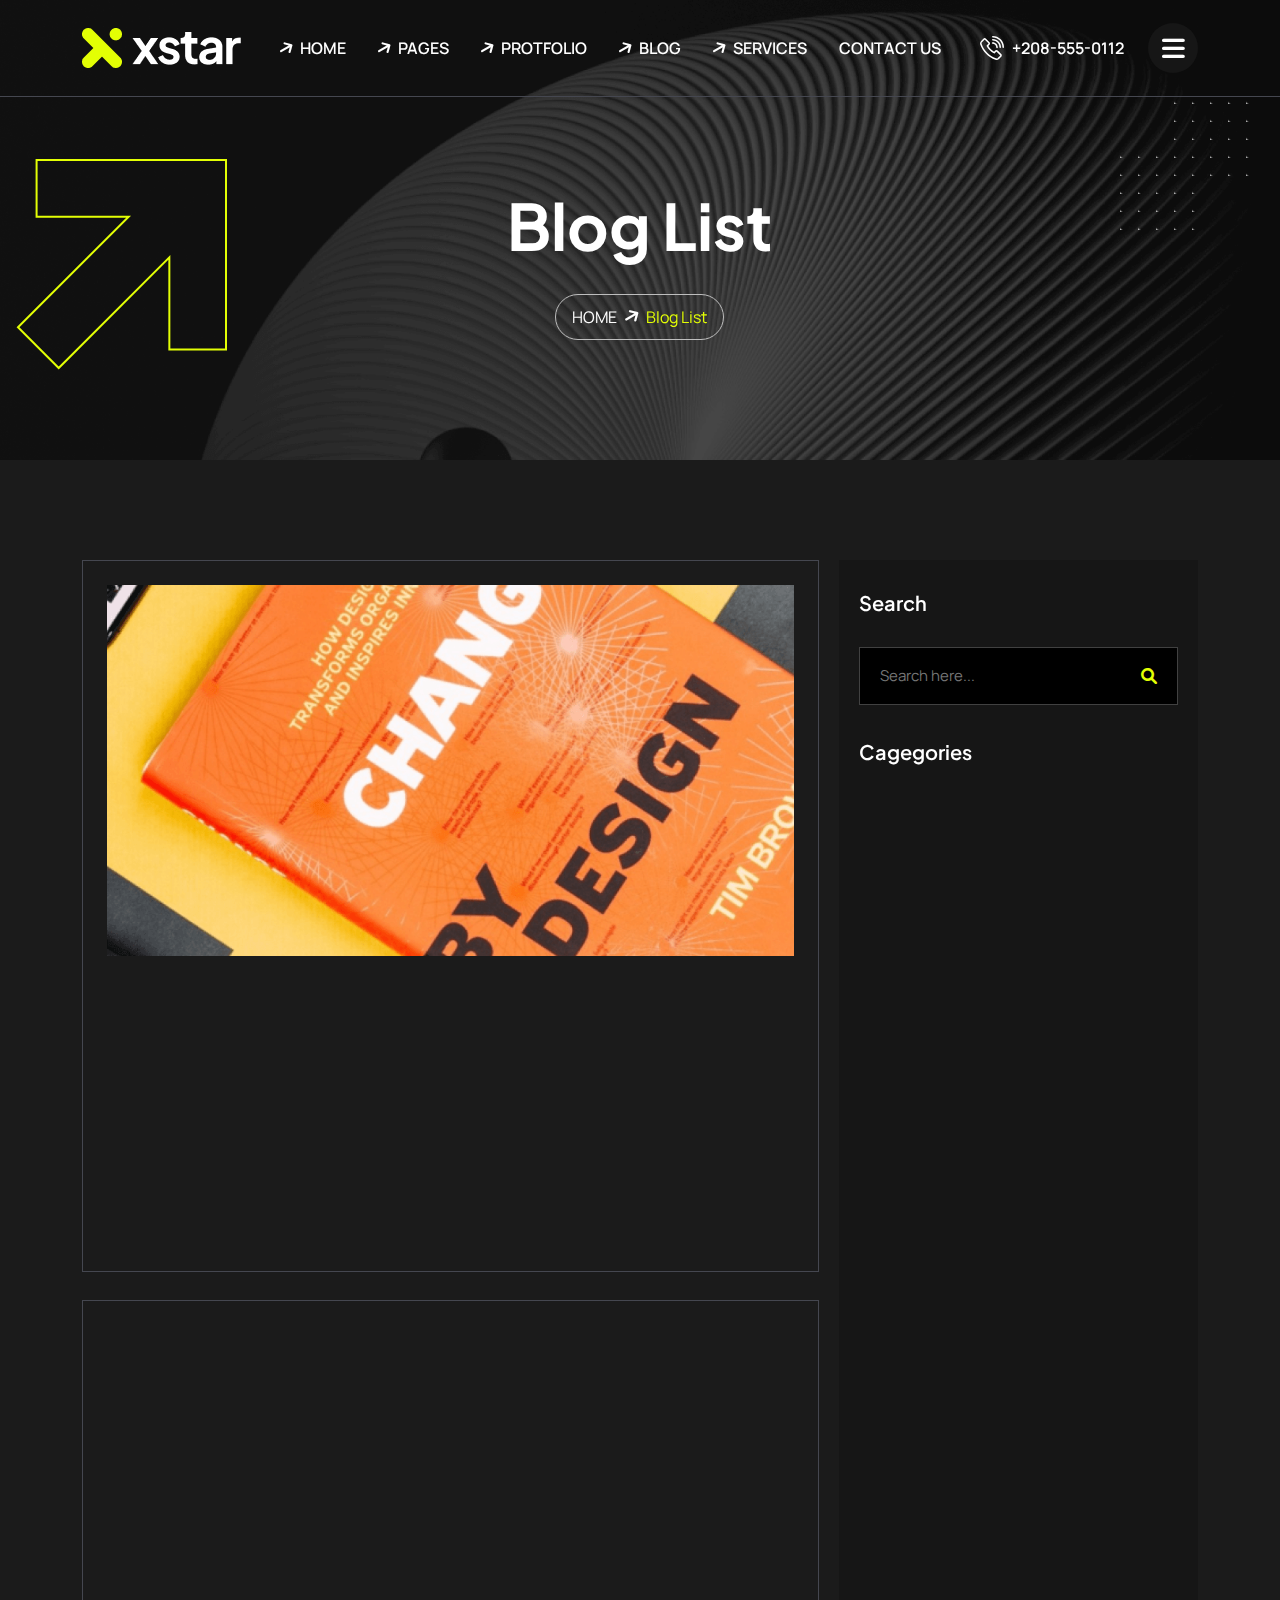
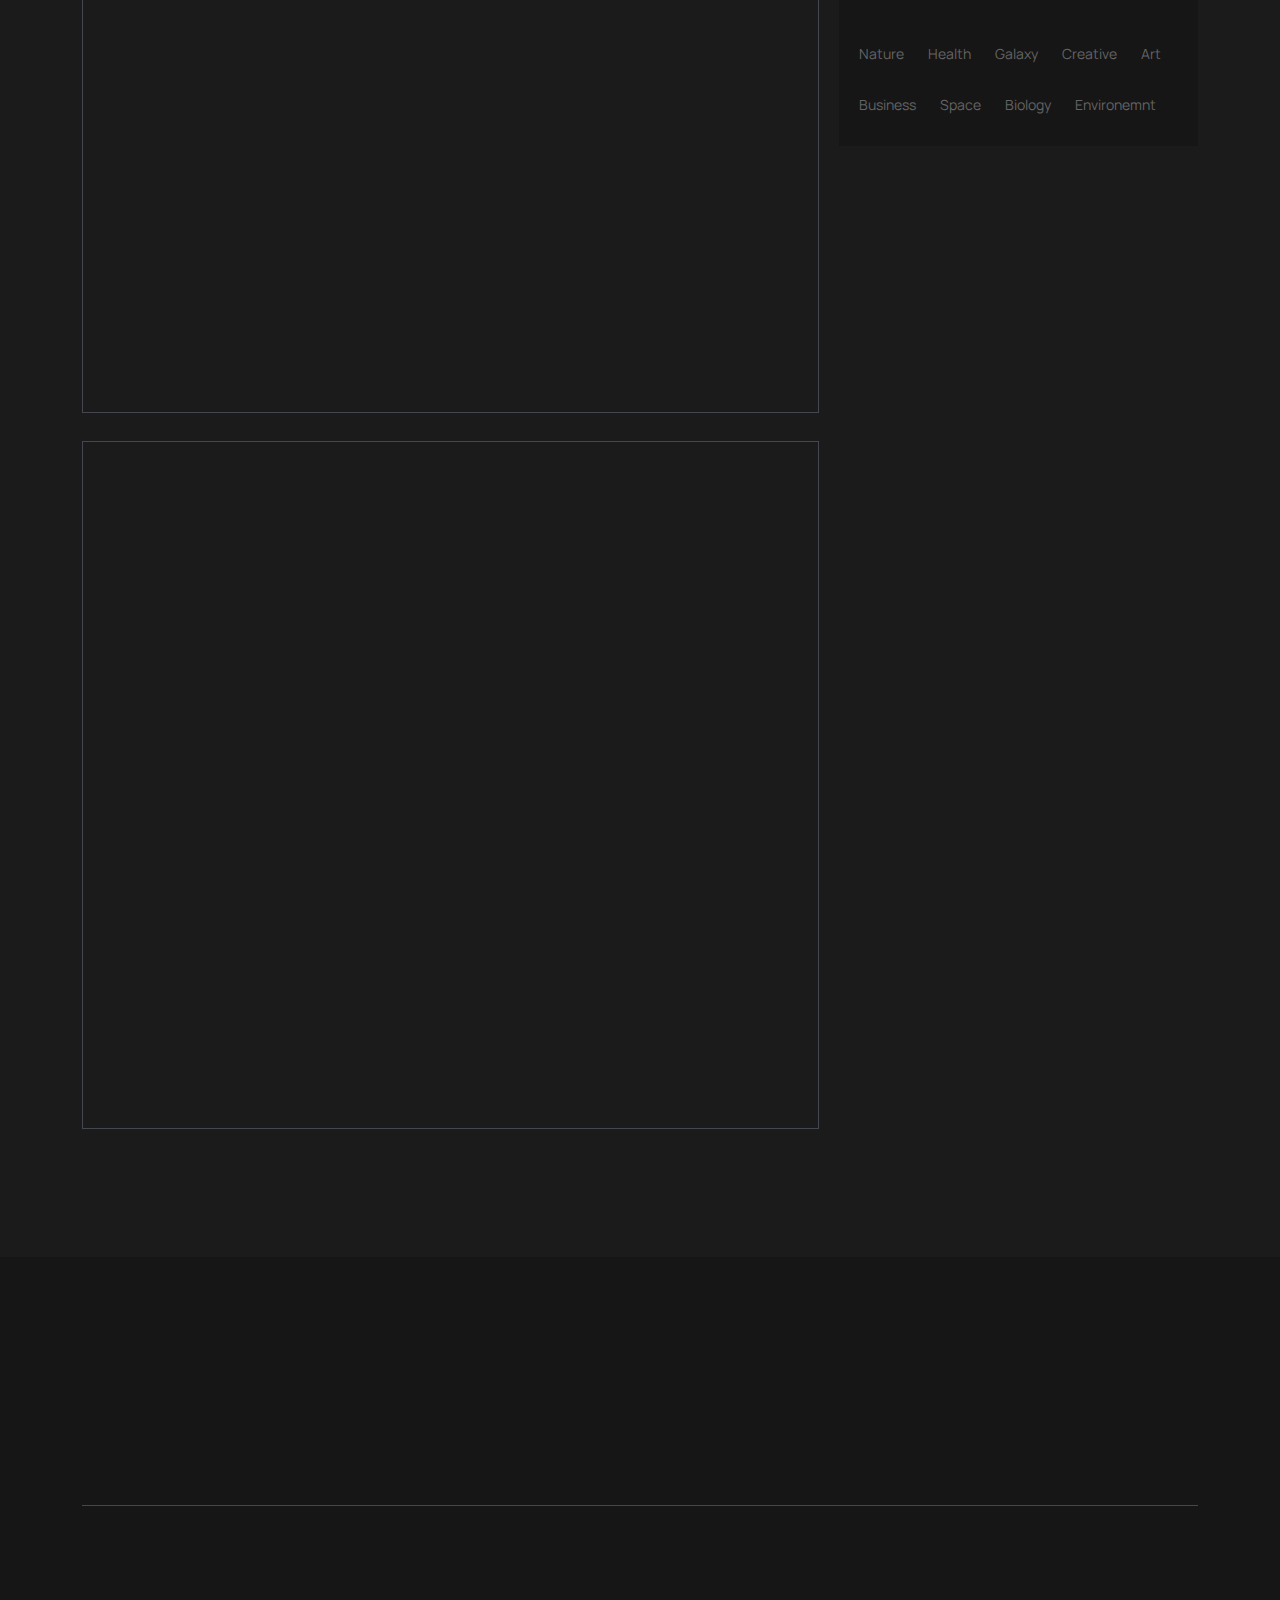
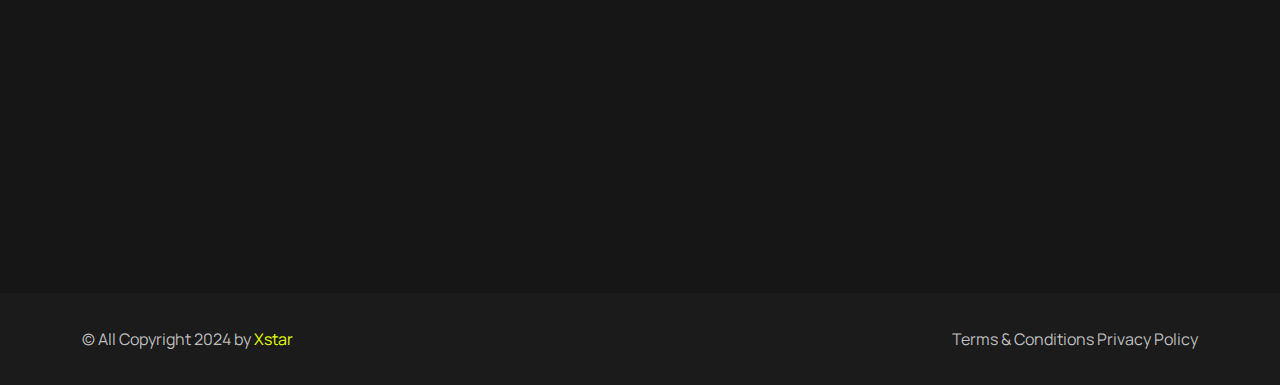
<file: blog-list.html>
<!doctype html>
<html lang="en">

<!--<< Header Area >>-->

<head>

    <!-- == Meta Tags == -->
    <meta charset="UTF-8">
    <meta http-equiv="X-UA-Compatible" content="IE=edge">
    <meta name="viewport" content="width=device-width, initial-scale=1.0">
    <!-- Keywords -->
    <meta name="keywords" content="boot, Bootstrap, Xstar - HTML Template">
    <!--  Description -->
    <meta name="description" content="Xstar - Landing HTML Template">
    <!-- == Page title == -->
    <title>Xstar - Digital Agency HTML Template</title>
    <!-- Favicon/x-icon -->
    <link rel="shortcut icon" href="assets/img/logo/favicon.png" type="image/x-icon">
    <!-- Bootstrap Min 5.2.3 Css-->
    <link rel="stylesheet" href="assets/css/bootstrap.min.css">
    <!-- Fontawsome Icons Css-->
    <link rel="stylesheet" href="assets/css/all.min.css">
    <!-- Magnifiq Popup Css -->
    <link rel="stylesheet" href="assets/css/magnific-popup.css">
    <!-- Nice Select Css -->
    <link rel="stylesheet" href="assets/css/nice-select.css">
    <!-- Swiper Slider Css -->
    <link rel="stylesheet" href="assets/css/swiper.min.css">
    <!-- Aos Animation Css -->
    <link rel="stylesheet" href="assets/css/aos.css">
    <!-- Main css -->
    <link rel="stylesheet" href="assets/css/main.css">
</head>

<body class="position-relative bg2-clr">

     <!-- Preloader Start -->
     <div id="preloader" class="preloader">
        <div class="animation-preloader">
            <div class="spinner">                
            </div>
            <div class="txt-loading">
                <span data-text-preloader="X" class="letters-loading">
                    X
                </span>
                <span data-text-preloader="S" class="letters-loading">
                    S
                </span>
                <span data-text-preloader="T" class="letters-loading">
                    T
                </span>
                <span data-text-preloader="A" class="letters-loading">
                    A
                </span>
                <span data-text-preloader="R" class="letters-loading">
                    R
                </span>
            </div>
            <p class="text-center">Loading</p>
        </div>
        <div class="loader">
            <div class="row">
                <div class="col-3 loader-section section-left">
                    <div class="bg"></div>
                </div>
                <div class="col-3 loader-section section-left">
                    <div class="bg"></div>
                </div>
                <div class="col-3 loader-section section-right">
                    <div class="bg"></div>
                </div>
                <div class="col-3 loader-section section-right">
                    <div class="bg"></div>
                </div>
            </div>
        </div>
    </div>

    <!-- Custom Header Start -->
    <header class="header-section cmn-fixed hb-border py-lg-0 py-6">
        <div class="container">
            <div class="main-navbar">
                <nav class="navbar-custom">
                    <div class="d-lg-flex flex-xl-nowrap flex-wrap align-items-center justify-content-lg-between">
                        <div class="d-flex align-items-center justify-content-between">
                            <a href="index.html" class="brand-logo">
                                <img class="w-100" src="assets/img/logo/logo.png" alt="logo">
                            </a>
                            <button class="navbar-toggle-btn d-block d-lg-none" type="button">
                                <span></span>
                                <span></span>
                                <span></span>
                                <span></span>
                            </button>
                        </div>
                        <div class="navbar-toggle-item">
                            <ul
                                class="custom-nav d-lg-flex d-grid gap-xxl-10 gap-xl-8 gap-lg-5 gap-md-2 gap-2 pt-lg-0 pt-5">
                                <li class="menu-item position-relative">
                                    <button class="position-relative ps-5  white-clr fw_500 cus-z1">
                                        Home
                                    </button>
                                    <ul class="sub-menu px-lg-4 py-xxl-3 py-2">
                                        <li class="menu-link py-1">
                                            <a href="index.html" class="fw_500 white-clr">Home Version-1</a>
                                        </li>
                                        <li class="menu-link py-1">
                                            <a href="index2.html" class="fw_500 white-clr">Home Version-2</a>
                                        </li>
                                        <li class="menu-link py-1">
                                            <a href="index3.html" class="fw_500 white-clr">Home Version-3</a>
                                        </li>
                                        <li class="menu-link py-1">
                                            <a href="index4.html" class="fw_500 white-clr">Home Version-4</a>
                                        </li>
                                    </ul>
                                </li>
                                <li class="menu-item position-relative">
                                    <button class="position-relative  ps-5 fw_500 white-clr cus-z1">
                                        Pages
                                    </button>
                                    <ul class="sub-menu px-lg-4 py-xxl-3 py-2">
                                        <li class="menu-link py-1">
                                            <a href="about.html" class="fw_500 white-clr">About</a>
                                        </li>
                                        <li class="menu-link py-1">
                                            <a href="pricing.html" class="fw_500 white-clr">Pricing Plan</a>
                                        </li>
                                        <li class="menu-link py-1">
                                            <a href="team.html" class="fw_500 white-clr">Team Grid</a>
                                        </li>
                                        <li class="menu-link py-1">
                                            <a href="team-details.html" class="fw_500 white-clr">Team Details</a>
                                        </li>
                                        <li class="menu-link py-1">
                                            <a href="faq.html" class="fw_500 white-clr">Faqs</a>
                                        </li>
                                        <li class="menu-link py-1">
                                            <a href="contact.html" class="fw_500 white-clr">Contact</a>
                                        </li>
                                        <li class="menu-link py-1">
                                            <a href="oops.html" class="fw_500 white-clr">Oops 404</a>
                                        </li>
                                    </ul>
                                </li>
                                <li class="menu-item position-relative">
                                    <button class="position-relative  ps-5 fw_500 white-clr cus-z1">
                                        Protfolio
                                    </button>
                                    <ul class="sub-menu px-lg-4 py-xxl-3 py-2">
                                        <li class="menu-link py-1">
                                            <a href="study-grid.html" class="fw_500 white-clr">Case Study</a>
                                        </li>
                                        <li class="menu-link py-1">
                                            <a href="study-details.html" class="fw_500 white-clr">Case Study Details</a>
                                        </li>
                                    </ul>
                                </li>
                                <li class="menu-item position-relative">
                                    <button class="position-relative  ps-5 fw_500 white-clr cus-z1">
                                        Blog
                                    </button>
                                    <ul class="sub-menu px-lg-4 py-xxl-3 py-2">
                                        <li class="menu-link py-1">
                                            <a href="blog-grid.html" class="fw_500 white-clr">Blog Grid</a>
                                        </li>
                                        <li class="menu-link py-1">
                                            <a href="blog-list.html" class="fw_500 white-clr">Blog List</a>
                                        </li>
                                        <li class="menu-link py-1">
                                            <a href="blog-details.html" class="fw_500 white-clr">Blog Details</a>
                                        </li>
                                    </ul>
                                </li>
                                <li class="menu-item position-relative">
                                    <button class="position-relative  ps-5 fw_500 white-clr cus-z1">
                                        Services
                                    </button>
                                    <ul class="sub-menu px-lg-4 py-xxl-3 py-2">
                                        <li class="menu-link py-1">
                                            <a href="service.html" class="fw_500 white-clr">Service</a>
                                        </li>
                                        <li class="menu-link py-1">
                                            <a href="service-details.html" class="fw_500 white-clr">Service Details</a>
                                        </li>
                                    </ul>
                                </li>
                                <li class="menu-item position-relative">
                                    <a href="contact.html" class="fw_500">
                                        Contact Us
                                    </a>
                                </li>
                            </ul>
                        </div>
                        <div
                            class="d-lg-flex d-grid justify-content-center ph-clickwrap align-items-center gap-xxl-7 gap-xl-6 gap-lg-5 gap-3">
                            <a href="#" class="d-flex align-items-center header-ph gap-2">
                                <svg width="24" height="24" viewBox="0 0 24 24" fill="none"
                                    xmlns="http://www.w3.org/2000/svg">
                                    <g clip-path="url(#clip0_6577_1298)">
                                        <path
                                            d="M21.2438 18.1073L17.7431 14.6066C17.0144 13.8779 15.8329 13.8771 15.1034 14.6066L14.0839 15.6261C11.7543 14.2035 9.79723 12.2464 8.37459 9.91682L9.49247 8.79899C10.2202 8.07121 10.2202 6.88701 9.49242 6.15923L5.9917 2.65851C5.26504 1.93194 4.08525 1.92519 3.34978 2.66071L1.14994 4.87766C0.0974045 5.76145 -0.272814 7.21251 0.207186 8.58777C2.67028 15.6461 8.35472 21.3305 15.413 23.7936C16.7409 24.2569 18.1046 23.9104 18.9717 23.0171C18.9842 23.006 18.9964 22.9946 19.0084 22.9826L21.2438 20.7471C21.9716 20.0193 21.9716 18.8352 21.2438 18.1073ZM20.1287 19.6319L17.9437 21.8168C17.9171 21.839 17.8919 21.863 17.8681 21.8888C17.4082 22.3887 16.6684 22.5613 15.9327 22.3044C9.32433 19.9984 4.00237 14.6764 1.69631 8.06802C1.43226 7.31141 1.62276 6.52752 2.18165 6.07091C2.20289 6.05357 2.22323 6.0351 2.24255 6.01565L4.46719 3.77366C4.49403 3.74672 4.52593 3.72536 4.56106 3.71081C4.5962 3.69626 4.63386 3.6888 4.67189 3.68887C4.7167 3.68887 4.80281 3.69984 4.87659 3.77366L8.37722 7.27438C8.43142 7.32871 8.46186 7.40231 8.46187 7.47905C8.46188 7.55579 8.43145 7.6294 8.37726 7.68374L6.82837 9.23263C6.70656 9.35442 6.62798 9.51274 6.60464 9.68339C6.58129 9.85405 6.61447 10.0277 6.69909 10.1777C8.37983 13.1574 10.8433 15.6209 13.8231 17.3016C13.9731 17.3862 14.1467 17.4194 14.3173 17.3961C14.488 17.3727 14.6463 17.2942 14.7681 17.1724L16.2187 15.7218C16.273 15.6676 16.3466 15.6371 16.4233 15.6371C16.5001 15.6371 16.5737 15.6676 16.628 15.7218L20.1287 19.2225C20.1829 19.2769 20.2133 19.3505 20.2133 19.4272C20.2133 19.504 20.1829 19.5776 20.1287 19.6319ZM12.6048 6.15604C12.1693 6.15604 11.8162 6.5091 11.8162 6.94462C11.8162 7.38013 12.1692 7.73319 12.6048 7.73319C14.6244 7.73319 16.2675 9.37631 16.2675 11.396C16.2675 11.8315 16.6206 12.1845 17.0561 12.1845C17.4916 12.1845 17.8447 11.8315 17.8447 11.396C17.8447 8.50668 15.4941 6.15604 12.6048 6.15604Z"
                                            fill="white" />
                                        <path
                                            d="M12.7779 3C12.3483 3 12 3.34828 12 3.7779C12 4.20752 12.3482 4.5558 12.7779 4.5558C16.4537 4.5558 19.4442 7.54629 19.4442 11.2221C19.4442 11.6517 19.7925 12 20.2221 12C20.6517 12 21 11.6517 21 11.2221C21 6.68844 17.3116 3 12.7779 3Z"
                                            fill="white" />
                                        <path
                                            d="M20.7128 3.28719C18.593 1.1674 15.7745 0 12.7767 0C12.3477 0 12 0.347735 12 0.776679C12 1.20562 12.3477 1.55336 12.7767 1.55336C18.1087 1.55336 22.4466 5.89127 22.4466 11.2233C22.4466 11.6523 22.7944 12 23.2233 12C23.6523 12 24 11.6523 24 11.2233C24 8.22542 22.8326 5.40702 20.7128 3.28719Z"
                                            fill="white" />
                                    </g>
                                    <defs>
                                        <clipPath id="clip0_6577_1298">
                                            <rect width="24" height="24" fill="white" />
                                        </clipPath>
                                    </defs>
                                </svg>
                                <span class="stext">
                                    +208-555-0112
                                </span>
                            </a>
                            <div class="remove-click remove-clickbg-adding d-center m-auto">
                                <i class="fas fa-bars"></i>
                            </div>
                        </div>
                    </div>
                </nav>
            </div>
        </div>
    </header>
    <!-- Custom Header End -->



    <!-- Custom Search Start -->
    <div class="search-wrap">
        <div class="search-inner">
            <i class="fas fa-times search-close" id="search-close"></i>
            <div class="search-cell">
                <form method="get">
                    <div class="search-field-holder">
                        <input type="search" class="main-search-input" placeholder="Search...">
                    </div>
                </form>
            </div>
        </div>
    </div>
    <!-- Custom Search End -->

    <!-- Main start -->
    <main class="main">

        <!-- Breadcrumnd Banner -->
        <section class="breadcrumnd-banner position-relative">
            <div class="container">
                <div class="row g-5 justify-content-center">
                    <div class="col-lg-5">
                        <div class="breadcrumnd-content text-center">
                            <h1 class="white mb-xxl-10 mb-xl-8 mb-6" data-aos="zoom-in-left" data-aos-duration="1800">
                                Blog List
                            </h1>
                            <ul class="breadcrumnd d-inline-flex align-items-center gap-2 pra-border radius100 py-xxl-3 py-2 px-xxl-4 px-4"
                                data-aos="zoom-in-right" data-aos-duration="2000">
                                <li>
                                    <a href="index.html" class="text-uppercase htheme">
                                        Home
                                    </a>
                                </li>
                                <li>
                                    <span class="rot60 d-inline-block">
                                        <i class="fas fa-arrow-up"></i>
                                    </span>
                                </li>
                                <li class="theme-clr">
                                    Blog List
                                </li>
                            </ul>
                        </div>
                    </div>
                </div>
            </div>
            <!--Element-->
            <img src="assets/img/element/cmn-dost.png" alt="img" class="cmn-dots">
            <div class="cmn-svg-shape cmn-svg">
                <svg width="211" height="211" viewBox="0 0 211 211" fill="none" xmlns="http://www.w3.org/2000/svg">
                    <path
                        d="M153.353 98.3617V190.413H210V1H20.5872V57.6468H112.638L2 168.285L42.7149 209L153.353 98.3617Z"
                        stroke="url(#paint0_linear_6584_3026)" stroke-width="2" />
                    <defs>
                        <linearGradient id="paint0_linear_6584_3026" x1="416.867" y1="-216.267" x2="8.49998" y2="192.1"
                            gradientUnits="userSpaceOnUse">
                            <stop offset="2" stop-color="#E3FF04" />
                            <stop offset="1" stop-color="#FF7425" stop-opacity="0" />
                        </linearGradient>
                    </defs>
                </svg>
            </div>
        </section>
        <!-- Breadcrumnd Banner -->

        <!-- Blog List Start -->
        <section class="blog-list pt-space pb-space">
            <div class="container">
                <div class="row g-5">
                    <div class="col-12 col-lg-8">
                        <div class="blog-post-details">
                            <div
                                class="single-blog-post cmn-border p-xxl-7 p-xl-6 p-lg-4 p-3 mb-xxl-7 mb-xl-7 mb-lg-6 mb-5">
                                <div class="post-featured-thumb w-100 mb-xxl-7 mb-xl-6 mb-5" data-aos="zoom-in"
                                    data-aos-duration="1400">
                                    <img src="assets/img/blog/blog-details-b2.png" alt="img" class="w-100">
                                </div>
                                <div class="post-content">
                                    <div class="post-marry d-flex align-items-center gap-xxl-8 gap-xl-6 gap-4 gap-3 mb-xxl-6 mb-xl-5 mb-sm-4 mb-3"
                                        data-aos="fade-left" data-aos-duration="1500">
                                        <span>
                                            Written by: <span class="tag-clr"> Marry biden</span>
                                        </span>
                                        <i class="fas fa-circle white"></i>
                                        <span class="tag-clr">
                                            10/01/2024
                                        </span>
                                    </div>
                                    <h5 class="white mb-xxl-8 mb-xl-7 mb-sm-6 mb-5" data-aos="fade-left"
                                        data-aos-duration="1600">
                                        Free advertising for your online
                                    </h5>
                                    <p class="pra-clr mb-xxl-10 mb-xl-8 mb-sm-7 mb-6" data-aos="fade-left"
                                        data-aos-duration="1550">
                                        Consectetur adipisicing elit, sed do eiusmod tempor is incididunt ut labore et
                                        dolore of magna aliqua. Ut enim ad minim
                                        veniam, made of owl the quis nostrud exercitation ullamco laboris nisi.
                                    </p>
                                    <div class="d-flex align-items-center justify-content-between">
                                        <a href="blog-details.html" class="blog-singelbtn d-center whitebg"
                                            data-aos="zoom-in" data-aos-duration="1400">
                                            <i class="fas fa-arrow-right"></i>
                                        </a>
                                        <a href="blog-details.html"
                                            class="shapre-btn d-flex align-items-center gap-2 cmn-border py-xxl-3 py-2 px-xxl-6 px-4 pra-clr"
                                            data-aos="zoom-in-right" data-aos-duration="1600">
                                            Share
                                            <svg width="22" height="22" viewBox="0 0 22 22" fill="none"
                                                xmlns="http://www.w3.org/2000/svg">
                                                <path
                                                    d="M15.5471 14.7982C14.493 14.7982 13.5433 15.2534 12.8842 15.9775L6.95572 12.3057C7.11849 11.8896 7.20194 11.4467 7.20176 11C7.20197 10.5532 7.11852 10.1103 6.95572 9.69429L12.8842 6.02232C13.5434 6.74642 14.493 7.20181 15.5471 7.20181C17.5327 7.20181 19.1481 5.58644 19.1481 3.60082C19.1481 1.61519 17.5327 0 15.5471 0C13.5615 0 11.9461 1.61536 11.9461 3.60099C11.9461 4.04774 12.0295 4.49056 12.1922 4.90663L6.26384 8.57848C5.6047 7.85437 4.65505 7.39899 3.60099 7.39899C1.61536 7.39899 0 9.01453 0 11C0 12.9856 1.61536 14.601 3.60099 14.601C4.65501 14.601 5.60475 14.1458 6.26384 13.4215L12.1922 17.0933C12.0295 17.5094 11.9461 17.9523 11.9461 18.3991C11.9461 20.3846 13.5615 22 15.5471 22C17.5327 22 19.1481 20.3846 19.1481 18.3992C19.1481 16.4135 17.5327 14.7982 15.5471 14.7982ZM13.2592 3.60099C13.2592 2.33943 14.2856 1.31308 15.5471 1.31308C16.8086 1.31308 17.835 2.33943 17.835 3.60099C17.835 4.86255 16.8087 5.8889 15.5471 5.8889C14.2855 5.8889 13.2592 4.86251 13.2592 3.60099ZM3.60099 13.2879C2.33926 13.2879 1.31291 12.2615 1.31291 11C1.31291 9.73846 2.33926 8.71207 3.60099 8.71207C4.86255 8.71207 5.88873 9.73846 5.88873 11C5.88873 12.2615 4.86251 13.2879 3.60099 13.2879ZM13.2592 18.399C13.2592 17.1375 14.2856 16.1111 15.5471 16.1111C16.8086 16.1111 17.835 17.1375 17.835 18.399C17.835 19.6605 16.8087 20.6869 15.5471 20.6869C14.2855 20.6869 13.2592 19.6605 13.2592 18.399V18.399Z"
                                                    fill="#E3FF04" />
                                            </svg>
                                        </a>
                                    </div>
                                </div>
                            </div>
                            <div
                                class="single-blog-post cmn-border p-xxl-7 p-xl-6 p-lg-4 p-3 mb-xxl-7 mb-xl-7 mb-lg-6 mb-5">
                                <div class="post-featured-thumb w-100 mb-xxl-7 mb-xl-6 mb-5" data-aos="zoom-in"
                                    data-aos-duration="1400">
                                    <img src="assets/img/blog/blog-details-b3.png" alt="img" class="w-100">
                                </div>
                                <div class="post-content">
                                    <div class="post-marry d-flex align-items-center gap-xxl-8 gap-xl-6 gap-4 gap-3 mb-xxl-6 mb-xl-5 mb-sm-4 mb-3"
                                        data-aos="fade-left" data-aos-duration="1500">
                                        <span>
                                            Written by: <span class="tag-clr"> Marry biden</span>
                                        </span>
                                        <i class="fas fa-circle white"></i>
                                        <span class="tag-clr">
                                            10/01/2024
                                        </span>
                                    </div>
                                    <h5 class="white mb-xxl-8 mb-xl-7 mb-sm-6 mb-5" data-aos="fade-left"
                                        data-aos-duration="1600">
                                        Creating new working in the digital
                                    </h5>
                                    <p class="pra-clr mb-xxl-10 mb-xl-8 mb-sm-7 mb-6" data-aos="fade-left"
                                        data-aos-duration="1550">
                                        Consectetur adipisicing elit, sed do eiusmod tempor is incididunt ut labore et
                                        dolore of magna aliqua. Ut enim ad minim
                                        veniam, made of owl the quis nostrud exercitation ullamco laboris nisi.
                                    </p>
                                    <div class="d-flex align-items-center justify-content-between">
                                        <a href="blog-details.html" class="blog-singelbtn d-center whitebg"
                                            data-aos="zoom-in" data-aos-duration="1400">
                                            <i class="fas fa-arrow-right"></i>
                                        </a>
                                        <a href="blog-details.html"
                                            class="shapre-btn d-flex align-items-center gap-2 cmn-border py-xxl-3 py-2 px-xxl-6 px-4 pra-clr"
                                            data-aos="zoom-in-right" data-aos-duration="1600">
                                            Share
                                            <svg width="22" height="22" viewBox="0 0 22 22" fill="none"
                                                xmlns="http://www.w3.org/2000/svg">
                                                <path
                                                    d="M15.5471 14.7982C14.493 14.7982 13.5433 15.2534 12.8842 15.9775L6.95572 12.3057C7.11849 11.8896 7.20194 11.4467 7.20176 11C7.20197 10.5532 7.11852 10.1103 6.95572 9.69429L12.8842 6.02232C13.5434 6.74642 14.493 7.20181 15.5471 7.20181C17.5327 7.20181 19.1481 5.58644 19.1481 3.60082C19.1481 1.61519 17.5327 0 15.5471 0C13.5615 0 11.9461 1.61536 11.9461 3.60099C11.9461 4.04774 12.0295 4.49056 12.1922 4.90663L6.26384 8.57848C5.6047 7.85437 4.65505 7.39899 3.60099 7.39899C1.61536 7.39899 0 9.01453 0 11C0 12.9856 1.61536 14.601 3.60099 14.601C4.65501 14.601 5.60475 14.1458 6.26384 13.4215L12.1922 17.0933C12.0295 17.5094 11.9461 17.9523 11.9461 18.3991C11.9461 20.3846 13.5615 22 15.5471 22C17.5327 22 19.1481 20.3846 19.1481 18.3992C19.1481 16.4135 17.5327 14.7982 15.5471 14.7982ZM13.2592 3.60099C13.2592 2.33943 14.2856 1.31308 15.5471 1.31308C16.8086 1.31308 17.835 2.33943 17.835 3.60099C17.835 4.86255 16.8087 5.8889 15.5471 5.8889C14.2855 5.8889 13.2592 4.86251 13.2592 3.60099ZM3.60099 13.2879C2.33926 13.2879 1.31291 12.2615 1.31291 11C1.31291 9.73846 2.33926 8.71207 3.60099 8.71207C4.86255 8.71207 5.88873 9.73846 5.88873 11C5.88873 12.2615 4.86251 13.2879 3.60099 13.2879ZM13.2592 18.399C13.2592 17.1375 14.2856 16.1111 15.5471 16.1111C16.8086 16.1111 17.835 17.1375 17.835 18.399C17.835 19.6605 16.8087 20.6869 15.5471 20.6869C14.2855 20.6869 13.2592 19.6605 13.2592 18.399V18.399Z"
                                                    fill="#E3FF04" />
                                            </svg>
                                        </a>
                                    </div>
                                </div>
                            </div>
                            <div
                                class="single-blog-post cmn-border p-xxl-7 p-xl-6 p-lg-4 p-3 mb-xxl-7 mb-xl-7 mb-lg-6 mb-5">
                                <div class="post-featured-thumb w-100 mb-xxl-7 mb-xl-6 mb-5" data-aos="zoom-in"
                                    data-aos-duration="1400">
                                    <img src="assets/img/blog/blog-details-b1.png" alt="img" class="w-100">
                                </div>
                                <div class="post-content">
                                    <div class="post-marry d-flex align-items-center gap-xxl-8 gap-xl-6 gap-4 gap-3 mb-xxl-6 mb-xl-5 mb-sm-4 mb-3"
                                        data-aos="fade-left" data-aos-duration="1500">
                                        <span>
                                            Written by: <span class="tag-clr"> Marry biden</span>
                                        </span>
                                        <i class="fas fa-circle white"></i>
                                        <span class="tag-clr">
                                            10/01/2024
                                        </span>
                                    </div>
                                    <h5 class="white mb-xxl-8 mb-xl-7 mb-sm-6 mb-5" data-aos="fade-left"
                                        data-aos-duration="1600">
                                        Free advertising for your online
                                    </h5>
                                    <p class="pra-clr mb-xxl-10 mb-xl-8 mb-sm-7 mb-6" data-aos="fade-left"
                                        data-aos-duration="1550">
                                        Consectetur adipisicing elit, sed do eiusmod tempor is incididunt ut labore et
                                        dolore of magna aliqua. Ut enim ad minim
                                        veniam, made of owl the quis nostrud exercitation ullamco laboris nisi.
                                    </p>
                                    <div class="d-flex align-items-center justify-content-between">
                                        <a href="blog-details.html" class="blog-singelbtn d-center whitebg"
                                            data-aos="zoom-in" data-aos-duration="1400">
                                            <i class="fas fa-arrow-right"></i>
                                        </a>
                                        <a href="blog-details.html"
                                            class="shapre-btn d-flex align-items-center gap-2 cmn-border py-xxl-3 py-2 px-xxl-6 px-4 pra-clr"
                                            data-aos="zoom-in-right" data-aos-duration="1600">
                                            Share
                                            <svg width="22" height="22" viewBox="0 0 22 22" fill="none"
                                                xmlns="http://www.w3.org/2000/svg">
                                                <path
                                                    d="M15.5471 14.7982C14.493 14.7982 13.5433 15.2534 12.8842 15.9775L6.95572 12.3057C7.11849 11.8896 7.20194 11.4467 7.20176 11C7.20197 10.5532 7.11852 10.1103 6.95572 9.69429L12.8842 6.02232C13.5434 6.74642 14.493 7.20181 15.5471 7.20181C17.5327 7.20181 19.1481 5.58644 19.1481 3.60082C19.1481 1.61519 17.5327 0 15.5471 0C13.5615 0 11.9461 1.61536 11.9461 3.60099C11.9461 4.04774 12.0295 4.49056 12.1922 4.90663L6.26384 8.57848C5.6047 7.85437 4.65505 7.39899 3.60099 7.39899C1.61536 7.39899 0 9.01453 0 11C0 12.9856 1.61536 14.601 3.60099 14.601C4.65501 14.601 5.60475 14.1458 6.26384 13.4215L12.1922 17.0933C12.0295 17.5094 11.9461 17.9523 11.9461 18.3991C11.9461 20.3846 13.5615 22 15.5471 22C17.5327 22 19.1481 20.3846 19.1481 18.3992C19.1481 16.4135 17.5327 14.7982 15.5471 14.7982ZM13.2592 3.60099C13.2592 2.33943 14.2856 1.31308 15.5471 1.31308C16.8086 1.31308 17.835 2.33943 17.835 3.60099C17.835 4.86255 16.8087 5.8889 15.5471 5.8889C14.2855 5.8889 13.2592 4.86251 13.2592 3.60099ZM3.60099 13.2879C2.33926 13.2879 1.31291 12.2615 1.31291 11C1.31291 9.73846 2.33926 8.71207 3.60099 8.71207C4.86255 8.71207 5.88873 9.73846 5.88873 11C5.88873 12.2615 4.86251 13.2879 3.60099 13.2879ZM13.2592 18.399C13.2592 17.1375 14.2856 16.1111 15.5471 16.1111C16.8086 16.1111 17.835 17.1375 17.835 18.399C17.835 19.6605 16.8087 20.6869 15.5471 20.6869C14.2855 20.6869 13.2592 19.6605 13.2592 18.399V18.399Z"
                                                    fill="#E3FF04" />
                                            </svg>
                                        </a>
                                    </div>
                                </div>
                            </div>
                        </div>
                    </div>
                    <div class="col-12 col-lg-4">
                        <div class="blog-right-bar mt-lg-0 mt-4">
                            <div class="box mb-xxl-10 mb-xl-8 mb-7">
                                <div class="wid-title" data-aos="fade-left" data-aos-duration="1600">
                                    <h6>Search</h6>
                                </div>
                                <div class="search-widget" data-aos="zoom-in" data-aos-duration="1400">
                                    <form action="#">
                                        <input type="text" placeholder="Search here...">
                                        <button type="submit"><i class="fas fa-search"></i></button>
                                    </form>
                                </div>
                            </div>
                            <div class="box mb-xxl-10 mb-xl-8 mb-7">
                                <div class="wid-title" data-aos="fade-left" data-aos-duration="1600">
                                    <h6>Cagegories</h6>
                                </div>
                                <div class="category" data-aos="fade-down" data-aos-duration="1600">
                                    <ul class="d-grid gap-xxl-3 gap-3">
                                        <li>
                                            <a href="blog-details.html">
                                                Business <span>(2)</span>
                                            </a>
                                        </li>
                                        <li>
                                            <a href="blog-details.html">
                                                Job Market <span>(4)</span>
                                            </a>
                                        </li>
                                        <li>
                                            <a href="blog-details.html">
                                                Marketing <span>(3)</span>
                                            </a>
                                        </li>
                                        <li>
                                            <a href="blog-details.html">
                                                News <span>(5)</span>
                                            </a>
                                        </li>
                                        <li>
                                            <a href="blog-details.html">
                                                Social Media <span>(7)</span>
                                            </a>
                                        </li>
                                        <li>
                                            <a href="blog-details.html">
                                                Trends <span>(8)</span>
                                            </a>
                                        </li>
                                    </ul>
                                </div>
                            </div>
                            <div class="box mb-xxl-10 mb-xl-8 mb-7">
                                <div class="wid-title" data-aos="fade-left" data-aos-duration="1600">
                                    <h6>Recent Posts</h6>
                                </div>
                                <div class="recent-postwrap">
                                    <div class="recent-items d-flex align-items-center gap-xxl-5 gap-xl-4 gap-lg-3 gap-2"
                                        data-aos="fade-down" data-aos-duration="1200">
                                        <div class="recent-thumb">
                                            <img src="assets/img/blog/details-small1.png" alt="img">
                                        </div>
                                        <div class="recent-content">
                                            <span class="pra-clr d-block mb-1">
                                                12/01/2024
                                            </span>
                                            <a href="news-details.html">
                                                Guide dog shortage: The blind peo
                                                ple who train their own guide
                                            </a>
                                        </div>
                                    </div>
                                    <div class="recent-items d-flex align-items-center gap-xxl-5 gap-xl-4 gap-lg-3 gap-2"
                                        data-aos="fade-down" data-aos-duration="1400">
                                        <div class="recent-thumb">
                                            <img src="assets/img/blog/details-small2.png" alt="img">
                                        </div>
                                        <div class="recent-content">
                                            <span class="pra-clr d-block mb-1">
                                                12/01/2024
                                            </span>
                                            <a href="news-details.html">
                                                Guide dog shortage: The blind peo
                                                ple who train their own guide
                                            </a>
                                        </div>
                                    </div>
                                    <div class="recent-items d-flex align-items-center gap-xxl-5 gap-xl-4 gap-lg-3 gap-2"
                                        data-aos="fade-down" data-aos-duration="1600">
                                        <div class="recent-thumb">
                                            <img src="assets/img/blog/details-small3.png" alt="img">
                                        </div>
                                        <div class="recent-content">
                                            <span class="pra-clr d-block mb-1">
                                                12/01/2024
                                            </span>
                                            <a href="news-details.html">
                                                Guide dog shortage: The blind peo
                                                ple who train their own guide
                                            </a>
                                        </div>
                                    </div>
                                </div>
                            </div>
                            <div class="box">
                                <div class="wid-title" data-aos="fade-left" data-aos-duration="1600">
                                    <h6>Tag</h6>
                                </div>
                                <div class="tagwrap d-flex flex-wrap gap-xl-6 gap-lg-4 gap-md-3 gap-2">
                                    <a href="blog-details.html">nature</a>
                                    <a href="blog-details.html">health</a>
                                    <a href="blog-details.html">galaxy</a>
                                    <a href="blog-details.html">creative</a>
                                    <a href="blog-details.html">art</a>
                                    <a href="blog-details.html">business</a>
                                    <a href="blog-details.html">space</a>
                                    <a href="blog-details.html">biology</a>
                                    <a href="blog-details.html">environemnt</a>
                                </div>
                            </div>
                        </div>
                    </div>
                </div>
            </div>
        </section>
        <!-- Blog List End -->

    </main>
    <!-- Main End -->

    <!-- Footer Version-common Start -->
    <footer class="footer-version-three bg1-clr">
        <div class="container">
            <div class="footer-topversion-one pt-20 pb-20">
                <div
                    class="footer-v3-titlewrap d-flex align-items-center gap-xxl-15 gap-xl-10 gap-md-8 gap-sm-5 gap-3 pb-xxl-15 pb-xl-10 pb-8">
                    <span class="footer-v3-title" data-aos="zoom-in-right" data-aos-duration="1800">
                        Let’s talk!
                    </span>
                    <a href="contact.html"><img src="assets/img/footer/let-arrow.png" alt="arrow" data-aos="zoom-in"
                            data-aos-duration="2000"></a>
                </div>
                <div class="row gy-lg-0 gy-10 mt-xxl-5 mb-xxl-5 justify-content-sm-between justify-content-center">
                    <div class="col-xxl-3 col-xl-3 col-lg-3 col-md-6 col-sm-6">
                        <div class="footer-widget">
                            <h5 class="footer-title mb-xxl-7 mb-xl-6 mb-5" data-aos="zoom-in-down"
                                data-aos-duration="1900">
                                About Us
                                <svg class="d-block mt-xxl-4 mt-3" width="83" height="2" viewBox="0 0 83 2" fill="none"
                                    xmlns="http://www.w3.org/2000/svg">
                                    <line y1="-1" x2="83" y2="-1" transform="matrix(1 0 0 -1 0 0)"
                                        stroke="url(#paint0_linear_6308_4304)" stroke-width="2" />
                                    <defs>
                                        <linearGradient id="paint0_linear_6308_4304" x1="4.02912" y1="0.000277584"
                                            x2="80" y2="0.000110496" gradientUnits="userSpaceOnUse">
                                            <stop offset="0" stop-color="#E3FF04" />
                                            <stop offset="1" stop-color="#E3FF04" stop-opacity="0" />
                                        </linearGradient>
                                    </defs>
                                </svg>
                            </h5>
                            <p class="pra-clr mb-xxl-7 mb-6" data-aos="zoom-in" data-aos-duration="1600">
                                Phasellus ultricies aliquam volutpat ullamcorper laoreet neque, a lacinia curabitur
                                lacinia mollis
                            </p>
                           <ul class="common-social d-flex align-items-center gap-2">
                                <li data-aos="zoom-in-right" data-aos-duration="1400">
                                    <a href="#" class="d-center">
                                        <svg width="10" height="16" viewBox="0 0 10 16" fill="none"
                                            xmlns="http://www.w3.org/2000/svg">
                                            <g opacity="0.8" clip-path="url(#clip0_6308_28)">
                                                <path
                                                    d="M8.72266 9L9.16703 6.10437H6.38859V4.22531C6.38859 3.43313 6.77672 2.66094 8.02109 2.66094H9.28422V0.195625C9.28422 0.195625 8.13797 0 7.04203 0C4.75391 0 3.25828 1.38688 3.25828 3.8975V6.10437H0.714844V9H3.25828V16H6.38859V9H8.72266Z"
                                                    fill="white" />
                                            </g>
                                            <defs>
                                                <clipPath id="clip0_6308_28">
                                                    <rect width="10" height="16" fill="white" />
                                                </clipPath>
                                            </defs>
                                        </svg>
                                    </a>
                                </li>
                                <li data-aos="zoom-in-right" data-aos-duration="1600">
                                    <a href="#" class="d-center">
                                        <svg width="16" height="16" viewBox="0 0 16 16" fill="none"
                                            xmlns="http://www.w3.org/2000/svg">
                                            <path
                                                d="M14.3553 4.74149C14.3655 4.88362 14.3655 5.02577 14.3655 5.1679C14.3655 9.5029 11.066 14.4978 5.03553 14.4978C3.17766 14.4978 1.45178 13.9597 0 13.0258C0.263969 13.0562 0.51775 13.0664 0.791875 13.0664C2.32484 13.0664 3.73603 12.5486 4.86294 11.6654C3.42131 11.6349 2.21319 10.6907 1.79694 9.39124C2 9.42168 2.20303 9.44199 2.41625 9.44199C2.71066 9.44199 3.00509 9.40137 3.27919 9.33034C1.77666 9.02574 0.649719 7.70596 0.649719 6.11205V6.07146C1.08625 6.31512 1.59391 6.4674 2.13194 6.48768C1.24869 5.89884 0.670031 4.89377 0.670031 3.75671C0.670031 3.14759 0.832437 2.58921 1.11672 2.1019C2.73094 4.09174 5.15734 5.39121 7.87812 5.53337C7.82737 5.28971 7.79691 5.03593 7.79691 4.78212C7.79691 2.97499 9.25884 1.50293 11.0761 1.50293C12.0202 1.50293 12.873 1.89887 13.472 2.53846C14.2131 2.39634 14.9238 2.12221 15.5532 1.74659C15.3096 2.50802 14.7918 3.14762 14.1116 3.55368C14.7715 3.48265 15.4111 3.29987 15.9999 3.04609C15.5533 3.6958 14.9949 4.27446 14.3553 4.74149V4.74149Z"
                                                fill="white" />
                                        </svg>
                                    </a>
                                </li>
                                <li data-aos="zoom-in-right" data-aos-duration="1800">
                                    <a href="#" class="d-center">
                                        <svg width="14" height="16" viewBox="0 0 14 16" fill="none"
                                            xmlns="http://www.w3.org/2000/svg">
                                            <g opacity="0.8">
                                                <path
                                                    d="M3.13375 13.9997H0.23125V4.65281H3.13375V13.9997ZM1.68094 3.37781C0.752813 3.37781 0 2.60906 0 1.68094C6.64312e-09 1.23513 0.177098 0.807572 0.492335 0.492335C0.807572 0.177098 1.23513 0 1.68094 0C2.12675 0 2.5543 0.177098 2.86954 0.492335C3.18478 0.807572 3.36188 1.23513 3.36188 1.68094C3.36188 2.60906 2.60875 3.37781 1.68094 3.37781ZM13.9969 13.9997H11.1006V9.44969C11.1006 8.36531 11.0787 6.97469 9.59156 6.97469C8.0825 6.97469 7.85125 8.15281 7.85125 9.37156V13.9997H4.95188V4.65281H7.73562V5.92781H7.77625C8.16375 5.19344 9.11031 4.41844 10.5225 4.41844C13.46 4.41844 14 6.35281 14 8.86531V13.9997H13.9969Z"
                                                    fill="white" />
                                            </g>
                                        </svg>
                                    </a>
                                </li>
                                <li data-aos="zoom-in-right" data-aos-duration="1900">
                                    <a href="#" class="d-center">
                                        <svg width="18" height="12" viewBox="0 0 18 12" fill="none"
                                            xmlns="http://www.w3.org/2000/svg">
                                            <path
                                                d="M17.1769 1.87759C16.9806 1.13853 16.4023 0.556469 15.668 0.358938C14.337 0 9.00014 0 9.00014 0C9.00014 0 3.66327 0 2.3323 0.358938C1.59802 0.5565 1.0197 1.13853 0.823422 1.87759C0.466797 3.21719 0.466797 6.01213 0.466797 6.01213C0.466797 6.01213 0.466797 8.80706 0.823422 10.1467C1.0197 10.8857 1.59802 11.4435 2.3323 11.6411C3.66327 12 9.00014 12 9.00014 12C9.00014 12 14.337 12 15.668 11.6411C16.4023 11.4435 16.9806 10.8857 17.1769 10.1467C17.5335 8.80706 17.5335 6.01213 17.5335 6.01213C17.5335 6.01213 17.5335 3.21719 17.1769 1.87759V1.87759ZM7.25467 8.54972V3.47453L11.7153 6.01219L7.25467 8.54972V8.54972Z"
                                                fill="white" />
                                        </svg>
                                    </a>
                                </li>
                            </ul>
                        </div>
                    </div>
                    <div class="col-xxl-2 col-xl-2 col-lg-2 col-md-6 col-sm-6">
                        <div class="footer-widget">
                            <h5 class="footer-title mb-xxl-7 mb-xl-6 mb-5" data-aos="zoom-in-down"
                                data-aos-duration="1900">
                                Quick Links
                                <svg class="d-block mt-xxl-4 mt-3" width="83" height="2" viewBox="0 0 83 2" fill="none"
                                    xmlns="http://www.w3.org/2000/svg">
                                    <line y1="-1" x2="83" y2="-1" transform="matrix(1 0 0 -1 0 0)"
                                        stroke="url(#paint0_linear_6308_4304)" stroke-width="2" />
                                    <defs>
                                        <linearGradient id="paint0_linear_6308_43041" x1="4.02912" y1="0.000277584"
                                            x2="80" y2="0.000110496" gradientUnits="userSpaceOnUse">
                                            <stop offset="0" stop-color="#E3FF04" />
                                            <stop offset="1" stop-color="#E3FF04" stop-opacity="0" />
                                        </linearGradient>
                                    </defs>
                                </svg>
                            </h5>
                            <ul class="link-footer d-grid gap-xxl-5 gap-4" data-aos="zoom-in" data-aos-duration="1400">
                                <li>
                                    <a href="about.html" class="d-flex align-items-center gap-2 flink-items pra-clr">
                                        <span class="ani-icons">
                                            <i class="fas fa-angle-double-right pra-clr"></i>
                                        </span>
                                        About Xstar
                                    </a>
                                </li>
                                <li>
                                    <a href="service.html" class="d-flex align-items-center gap-2 flink-items pra-clr">
                                        <span class="ani-icons">
                                            <i class="fas fa-angle-double-right pra-clr"></i>
                                        </span>
                                        Our Services
                                    </a>
                                </li>
                                <li>
                                    <a href="blog-grid.html"
                                        class="d-flex align-items-center gap-2 flink-items pra-clr">
                                        <span class="ani-icons">
                                            <i class="fas fa-angle-double-right pra-clr"></i>
                                        </span>
                                        Our Blogs
                                    </a>
                                </li>
                                <li>
                                    <a href="contact.html" class="d-flex align-items-center gap-2 flink-items pra-clr">
                                        <span class="ani-icons">
                                            <i class="fas fa-angle-double-right pra-clr"></i>
                                        </span>
                                        Contact Us
                                    </a>
                                </li>
                            </ul>
                        </div>
                    </div>
                    <div class="col-xxl-2 col-xl-3 col-lg-3 col-md-6 col-sm-6">
                        <div class="footer-widget">
                            <h5 class="footer-title mb-xxl-7 mb-xl-6 mb-5" data-aos="zoom-in-down"
                                data-aos-duration="1900">
                                Services
                                <svg class="d-block mt-xxl-4 mt-3" width="83" height="2" viewBox="0 0 83 2" fill="none"
                                    xmlns="http://www.w3.org/2000/svg">
                                    <line y1="-1" x2="83" y2="-1" transform="matrix(1 0 0 -1 0 0)"
                                        stroke="url(#paint0_linear_6308_4305)" stroke-width="2" />
                                    <defs>
                                        <linearGradient id="paint0_linear_6308_4305" x1="4.02912" y1="0.000277584"
                                            x2="80" y2="0.000110496" gradientUnits="userSpaceOnUse">
                                            <stop offset="0" stop-color="#E3FF04" />
                                            <stop offset="1" stop-color="#E3FF04" stop-opacity="0" />
                                        </linearGradient>
                                    </defs>
                                </svg>
                            </h5>
                            <ul class="link-footer d-grid gap-xxl-5 gap-4" data-aos="zoom-in" data-aos-duration="1400">
                                <li>
                                    <a href="service.html" class="d-flex align-items-center gap-2 flink-items pra-clr">
                                        <span class="ani-icons">
                                            <i class="fas fa-angle-double-right pra-clr"></i>
                                        </span>
                                        UI/UX Experience
                                    </a>
                                </li>
                                <li>
                                    <a href="study-grid.html"
                                        class="d-flex align-items-center gap-2 flink-items pra-clr">
                                        <span class="ani-icons">
                                            <i class="fas fa-angle-double-right pra-clr"></i>
                                        </span>
                                        Web Development
                                    </a>
                                </li>
                                <li>
                                    <a href="study-grid.html"
                                        class="d-flex align-items-center gap-2 flink-items pra-clr">
                                        <span class="ani-icons">
                                            <i class="fas fa-angle-double-right pra-clr"></i>
                                        </span>
                                        Product Design
                                    </a>
                                </li>
                                <li>
                                    <a href="service.html" class="d-flex align-items-center gap-2 flink-items pra-clr">
                                        <span class="ani-icons">
                                            <i class="fas fa-angle-double-right pra-clr"></i>
                                        </span>
                                        SEO Optimization
                                    </a>
                                </li>
                            </ul>
                        </div>
                    </div>
                    <div class="col-xxl-3 col-xl-4 col-lg-4 col-md-6 col-sm-6">
                        <div class="footer-widget">
                            <h5 class="footer-title mb-xxl-7 mb-xl-6 mb-5" data-aos="zoom-in-down"
                                data-aos-duration="1900">
                                Newsletter
                                <svg class="d-block mt-xxl-4 mt-3" width="83" height="2" viewBox="0 0 83 2" fill="none"
                                    xmlns="http://www.w3.org/2000/svg">
                                    <line y1="-1" x2="83" y2="-1" transform="matrix(1 0 0 -1 0 0)"
                                        stroke="url(#paint0_linear_6308_4306)" stroke-width="2" />
                                    <defs>
                                        <linearGradient id="paint0_linear_6308_4306" x1="4.02912" y1="0.000277584"
                                            x2="80" y2="0.000110496" gradientUnits="userSpaceOnUse">
                                            <stop offset="0" stop-color="#E3FF04" />
                                            <stop offset="1" stop-color="#E3FF04" stop-opacity="0" />
                                        </linearGradient>
                                    </defs>
                                </svg>
                            </h5>
                            <p class="pra-clr mb-xxl-7 mb-6" data-aos="zoom-in" data-aos-duration="1600">
                                Sign up to seargin weekly newsletter to get the latest updates. 
                            </p>
                            <form action="#" class="foote-formv1 d-flex align-items-center justify-content-between"
                                data-aos="zoom-in-down" data-aos-duration="1200">
                                <input type="email" placeholder="Enter Email Address">
                                <button type="submit" class="themebg d-center rounded-1">
                                    <svg width="25" height="24" viewBox="0 0 25 24" fill="none"
                                        xmlns="http://www.w3.org/2000/svg">
                                        <g clip-path="url(#clip0_6308_51)">
                                            <path
                                                d="M24.177 2.42216C24.294 1.87753 23.7601 1.4183 23.2392 1.61705L0.645685 10.242C0.512852 10.2927 0.398516 10.3825 0.317763 10.4995C0.23701 10.6165 0.193635 10.7553 0.193361 10.8975C0.193087 11.0397 0.235926 11.1786 0.316228 11.2959C0.396529 11.4133 0.510518 11.5035 0.643154 11.5547L6.99011 14.006V21.7269C6.9901 21.8851 7.04344 22.0387 7.14153 22.1628C7.23961 22.287 7.3767 22.3744 7.53062 22.411C7.68454 22.4476 7.84631 22.4312 7.98976 22.3645C8.13322 22.2977 8.24997 22.1846 8.32116 22.0433L10.9462 16.8342L17.3522 21.5884C17.7419 21.8776 18.302 21.6936 18.4438 21.2289C24.425 1.61859 24.1664 2.47143 24.177 2.42216ZM18.5999 4.8933L7.59357 12.7316L2.85793 10.9027L18.5999 4.8933ZM8.39634 13.8863L17.9901 7.05398C9.7348 15.7628 10.166 15.3044 10.13 15.3529C10.0765 15.4248 10.223 15.1444 8.39634 18.7692V13.8863ZM17.3896 19.8649L11.7508 15.6802L21.9465 4.92423L17.3896 19.8649Z"
                                                fill="white" />
                                        </g>
                                        <defs>
                                            <clipPath id="clip0_6308_51">
                                                <rect width="24" height="24" fill="white"
                                                    transform="translate(0.193359)" />
                                            </clipPath>
                                        </defs>
                                    </svg>
                                </button>
                            </form>
                        </div>
                    </div>
                </div>
            </div>
        </div>
        <div class="footer-bottom-version-two bg2-clr py-xxl-10 py-xl-8 py-lg-7 py-6">
            <div class="container">
                <div
                    class="text-sm-start text-center d-sm-flex gap-sm-0 gap-2 d-grid align-items-center justify-content-sm-between justify-content-center">
                    <p class="pra-clr">
                        &copy; All Copyright 2024 by <a href="index.html" class="theme-clr">Xstar</a>
                    </p>
                    <a href="#" class="pra-clr">
                        Terms & Conditions Privacy Policy
                    </a>
                </div>
            </div>
        </div>
    </footer>
    <!-- Footer Version-common End -->

    <!-- Sub Sidebar Custom End -->
    <div class="subside-barmenu">
        <div class="remove-click d-flex justify-content-center align-items-center">
            <i class="fas fa-times"></i>
        </div>
        <div class="sub-contact-wrapper d-grid">
            <a href="index.html" class="side-logo">
                <img src="assets/img/logo/logo.png" alt="img">
            </a>
            <p>
                Neque porro quisquam est, qui dolorem ipsum quia dolor sit consectetur, aliquam quaerats voluptatem. Ut
                enim
                ad minima veniam, exercitationem laboriosam, nisi ut aliquid ex ea autem velit esse quam nihil
            </p>
            <div class="sub-contact-left d-grid">
                <div class="sub__contac-item">
                    <div class="content">
                        <span class="address d-block">
                            Address
                        </span>
                        <span class="textp">
                            Loterl Poinent k/ls United Statate.
                        </span>
                    </div>
                </div>
                <div class="sub__contac-item">
                    <div class="content">
                        <span class="address d-block">
                            Email
                        </span>
                        <a href="javascript:void(0)" class="textp">
                            example021@gmail.com
                        </a>
                    </div>
                </div>
                <div class="sub__contac-item">
                    <div class="content">
                        <span class="address d-block">
                            Call now
                        </span>
                        <a href="jasacript:void(0)" class="textp">
                            +996 1425 7471 0.2
                        </a>
                    </div>
                </div>
            </div>
            <ul class="common-social d-flex align-items-center gap-2 mb-xxl-10 mb-xl-9 mb-8">
                <li data-aos="zoom-in-right" data-aos-duration="1400">
                    <a href="#" class="d-center">
                        <svg width="10" height="16" viewBox="0 0 10 16" fill="none" xmlns="http://www.w3.org/2000/svg">
                            <g opacity="0.8" clip-path="url(#clip0_6308_28)">
                                <path
                                    d="M8.72266 9L9.16703 6.10437H6.38859V4.22531C6.38859 3.43313 6.77672 2.66094 8.02109 2.66094H9.28422V0.195625C9.28422 0.195625 8.13797 0 7.04203 0C4.75391 0 3.25828 1.38688 3.25828 3.8975V6.10437H0.714844V9H3.25828V16H6.38859V9H8.72266Z"
                                    fill="white" />
                            </g>
                            <defs>
                                <clipPath id="clip0_6308_2801">
                                    <rect width="10" height="16" fill="white" />
                                </clipPath>
                            </defs>
                        </svg>
                    </a>
                </li>
                <li data-aos="zoom-in-right" data-aos-duration="1600">
                    <a href="#" class="d-center">
                        <svg width="16" height="16" viewBox="0 0 16 16" fill="none" xmlns="http://www.w3.org/2000/svg">
                            <path
                                d="M14.3553 4.74149C14.3655 4.88362 14.3655 5.02577 14.3655 5.1679C14.3655 9.5029 11.066 14.4978 5.03553 14.4978C3.17766 14.4978 1.45178 13.9597 0 13.0258C0.263969 13.0562 0.51775 13.0664 0.791875 13.0664C2.32484 13.0664 3.73603 12.5486 4.86294 11.6654C3.42131 11.6349 2.21319 10.6907 1.79694 9.39124C2 9.42168 2.20303 9.44199 2.41625 9.44199C2.71066 9.44199 3.00509 9.40137 3.27919 9.33034C1.77666 9.02574 0.649719 7.70596 0.649719 6.11205V6.07146C1.08625 6.31512 1.59391 6.4674 2.13194 6.48768C1.24869 5.89884 0.670031 4.89377 0.670031 3.75671C0.670031 3.14759 0.832437 2.58921 1.11672 2.1019C2.73094 4.09174 5.15734 5.39121 7.87812 5.53337C7.82737 5.28971 7.79691 5.03593 7.79691 4.78212C7.79691 2.97499 9.25884 1.50293 11.0761 1.50293C12.0202 1.50293 12.873 1.89887 13.472 2.53846C14.2131 2.39634 14.9238 2.12221 15.5532 1.74659C15.3096 2.50802 14.7918 3.14762 14.1116 3.55368C14.7715 3.48265 15.4111 3.29987 15.9999 3.04609C15.5533 3.6958 14.9949 4.27446 14.3553 4.74149V4.74149Z"
                                fill="white" />
                        </svg>
                    </a>
                </li>
                <li data-aos="zoom-in-right" data-aos-duration="1800">
                    <a href="#" class="d-center">
                        <svg width="14" height="16" viewBox="0 0 14 16" fill="none" xmlns="http://www.w3.org/2000/svg">
                            <g opacity="0.8">
                                <path
                                    d="M3.13375 13.9997H0.23125V4.65281H3.13375V13.9997ZM1.68094 3.37781C0.752813 3.37781 0 2.60906 0 1.68094C6.64312e-09 1.23513 0.177098 0.807572 0.492335 0.492335C0.807572 0.177098 1.23513 0 1.68094 0C2.12675 0 2.5543 0.177098 2.86954 0.492335C3.18478 0.807572 3.36188 1.23513 3.36188 1.68094C3.36188 2.60906 2.60875 3.37781 1.68094 3.37781ZM13.9969 13.9997H11.1006V9.44969C11.1006 8.36531 11.0787 6.97469 9.59156 6.97469C8.0825 6.97469 7.85125 8.15281 7.85125 9.37156V13.9997H4.95188V4.65281H7.73562V5.92781H7.77625C8.16375 5.19344 9.11031 4.41844 10.5225 4.41844C13.46 4.41844 14 6.35281 14 8.86531V13.9997H13.9969Z"
                                    fill="white" />
                            </g>
                        </svg>
                    </a>
                </li>
                <li data-aos="zoom-in-right" data-aos-duration="1900">
                    <a href="#" class="d-center">
                        <svg width="18" height="12" viewBox="0 0 18 12" fill="none" xmlns="http://www.w3.org/2000/svg">
                            <path
                                d="M17.1769 1.87759C16.9806 1.13853 16.4023 0.556469 15.668 0.358938C14.337 0 9.00014 0 9.00014 0C9.00014 0 3.66327 0 2.3323 0.358938C1.59802 0.5565 1.0197 1.13853 0.823422 1.87759C0.466797 3.21719 0.466797 6.01213 0.466797 6.01213C0.466797 6.01213 0.466797 8.80706 0.823422 10.1467C1.0197 10.8857 1.59802 11.4435 2.3323 11.6411C3.66327 12 9.00014 12 9.00014 12C9.00014 12 14.337 12 15.668 11.6411C16.4023 11.4435 16.9806 10.8857 17.1769 10.1467C17.5335 8.80706 17.5335 6.01213 17.5335 6.01213C17.5335 6.01213 17.5335 3.21719 17.1769 1.87759V1.87759ZM7.25467 8.54972V3.47453L11.7153 6.01219L7.25467 8.54972V8.54972Z"
                                fill="white" />
                        </svg>
                    </a>
                </li>
            </ul>
            <a href="contact.html"
                class="d-flex cmn-btn cmn-border justify-content-center fw-500 align-items-center gap-2 py-xl-3 py-2 px-2 rounded">
                <span class="icons">
                    <i class="fas fa-arrow-up white"></i>
                </span>
                <span class="get-text">
                    Let's Talk
                </span>
            </a>
        </div>
    </div>
    <!-- Sub Sidebar Custom End -->

    <!-- Scroll Top Start -->
    <div id="progress">
        <span id="valiu"><i class="fas fa-arrow-up"></i></span>
    </div>
    <!-- Scroll Top End -->


    <!-- js Jquery start -->
    <script src="assets/js/jquery.js"></script>
    <!-- js Bootstrap start -->
    <script src="assets/js/bootstrap.bundle.min.js"></script>
    <!-- js Waypoints start -->
    <script src="assets/js/jquery.waypoints.js"></script>
    <!-- js Magnific popup start -->
    <script src="assets/js/magnific-popup.js"></script>
    <!-- js Nice Select start -->
    <script src="assets/js/jquery.nice-select.min.js"></script>
    <!-- js Swiper start -->
    <script src="assets/js/swiper.js"></script>
    <!-- js Aos Counterup start -->
    <script src="assets/js/jquery.counterup.min.js"></script>
    <!-- js Aos Animation start -->
    <script src="assets/js/aos.js"></script>
    <!-- js Aos Tilt start -->
    <script src="assets/js/vanilla-tilt.min.js"></script>
    <!-- js Mian start -->
    <script src="assets/js/main.js"></script>

</body>

</html>
</file>
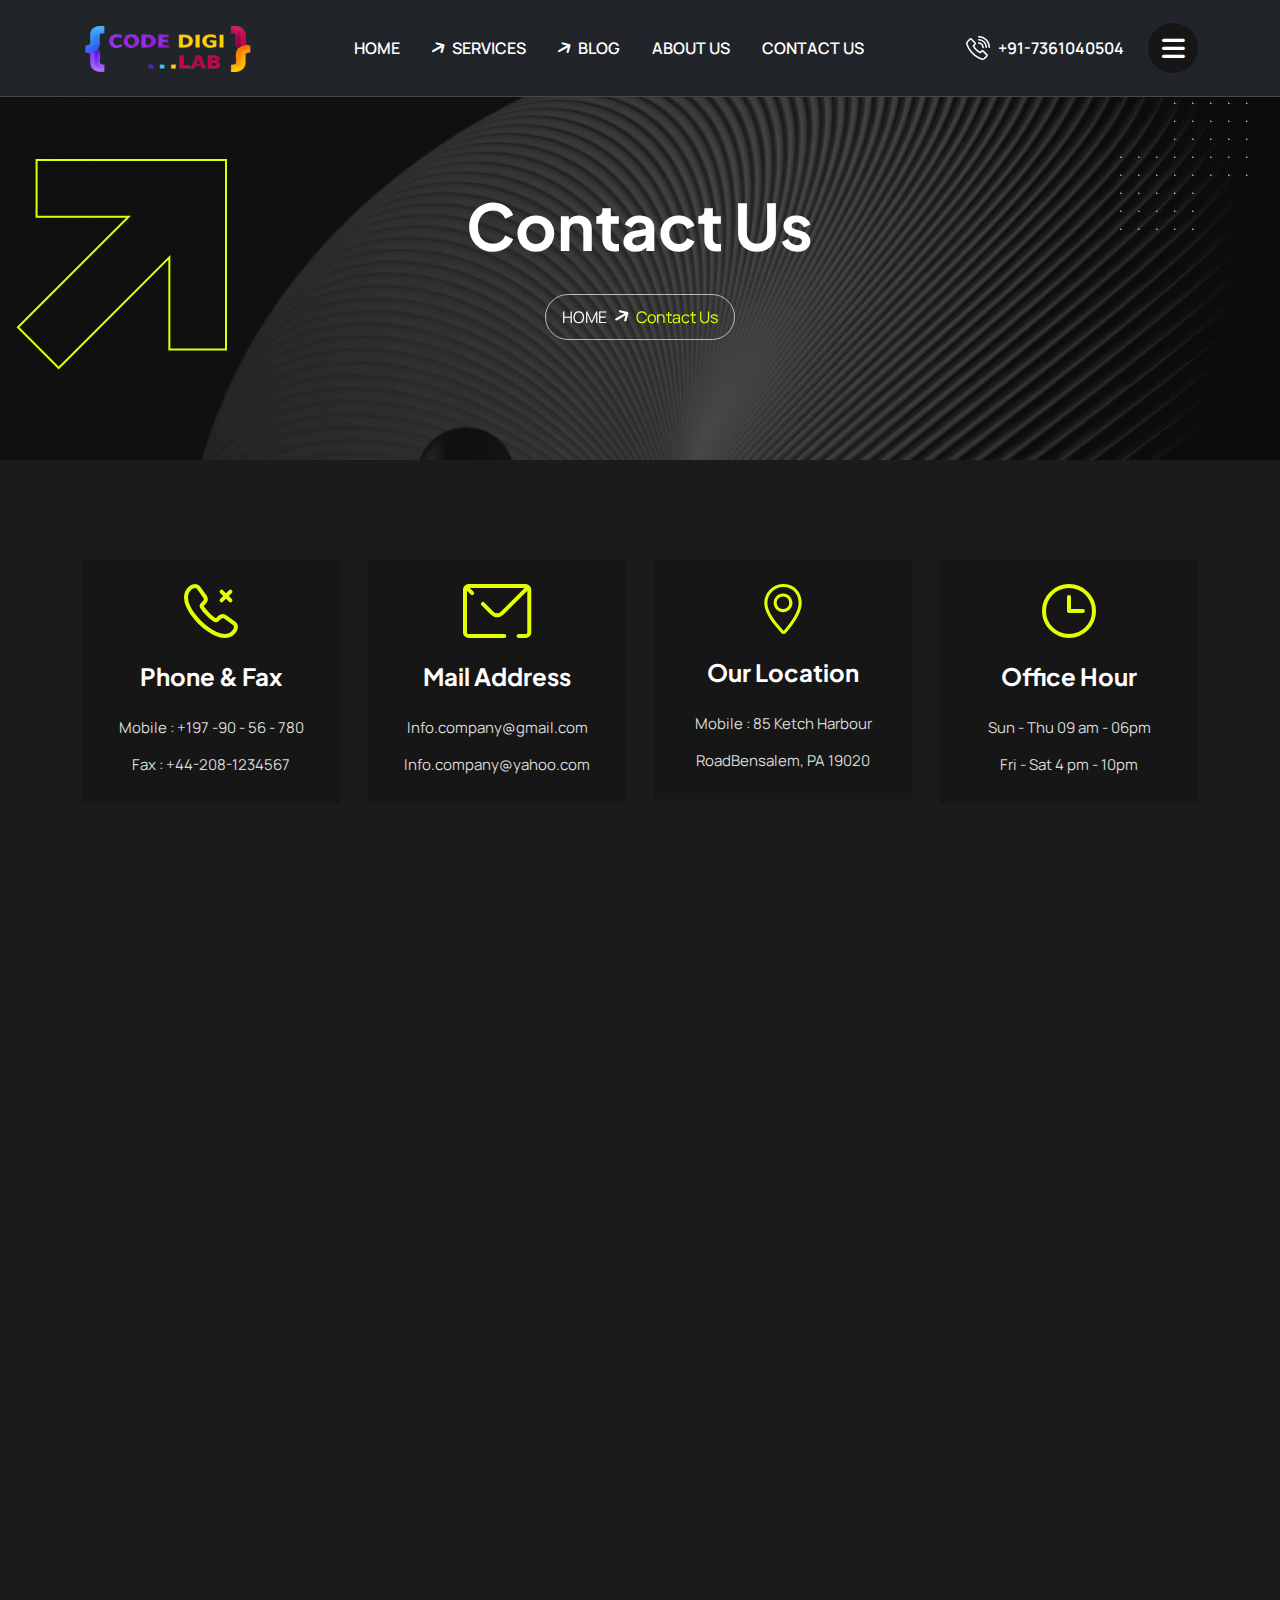
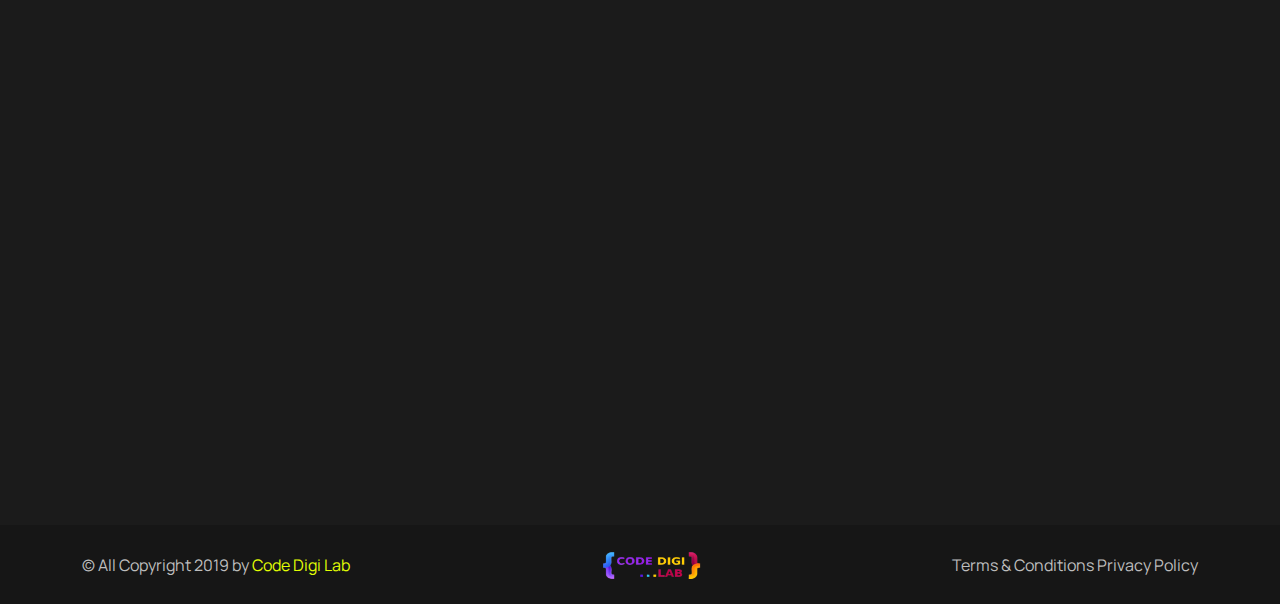
<file: contact.html>
<!doctype html>
<html lang="en">

<!--<< Header Area >>-->

   <script src="include/head.js"></script>

<body class="position-relative bg2-clr">

    <script src="include/header.js"></script>

    <!-- Main start -->
    <main class="main">

        <!-- Breadcrumnd Banner -->
        <section class="breadcrumnd-banner position-relative">
            <div class="container">
                <div class="row g-5 justify-content-center">
                    <div class="col-lg-5">
                        <div class="breadcrumnd-content text-center">
                            <h1 class="white mb-xxl-10 mb-xl-8 mb-6" data-aos="zoom-in-left" data-aos-duration="1800">
                                Contact Us
                            </h1>
                            <ul class="breadcrumnd d-inline-flex align-items-center gap-2 pra-border radius100 py-xxl-3 py-2 px-xxl-4 px-4"
                                data-aos="zoom-in-right" data-aos-duration="2000">
                                <li>
                                    <a href="index.html" class="text-uppercase htheme">
                                        Home
                                    </a>
                                </li>
                                <li>
                                    <span class="rot60 d-inline-block">
                                        <i class="fas fa-arrow-up"></i>
                                    </span>
                                </li>
                                <li class="theme-clr">
                                    Contact Us
                                </li>
                            </ul>
                        </div>
                    </div>
                </div>
            </div>
            <!--Element-->
            <img src="assets/img/element/cmn-dost.png" alt="img" class="cmn-dots">
            <div class="cmn-svg-shape cmn-svg">
                <svg width="211" height="211" viewBox="0 0 211 211" fill="none" xmlns="http://www.w3.org/2000/svg">
                    <path
                        d="M153.353 98.3617V190.413H210V1H20.5872V57.6468H112.638L2 168.285L42.7149 209L153.353 98.3617Z"
                        stroke="url(#paint0_linear_6584_3026)" stroke-width="2" />
                    <defs>
                        <linearGradient id="paint0_linear_6584_3026" x1="416.867" y1="-216.267" x2="8.49998" y2="192.1"
                            gradientUnits="userSpaceOnUse">
                            <stop offset="2" stop-color="#E3FF04" />
                            <stop offset="1" stop-color="#FF7425" stop-opacity="0" />
                        </linearGradient>
                    </defs>
                </svg>
            </div>
        </section>
        <!-- Breadcrumnd Banner -->

        <!-- Contact Start -->
        <section class="contact-section pt-space pb-space">
            <div class="container">
                <div class="row g-xl-7 g-4 mb-xxl-7 mb-6 justify-content-center">
                    <div class="col-lg-3 col-md-6 col-sm-6" data-aos="zoom-in-right" data-aos-duration="1400">
                        <div class="contact-sub-info bg1-clr text-center">
                            <svg width="54" height="54" viewBox="0 0 54 54" fill="none"
                                xmlns="http://www.w3.org/2000/svg">
                                <path
                                    d="M51.925 42.825C51.925 43.725 51.725 44.65 51.3 45.55C50.875 46.45 50.325 47.3 49.6 48.1C48.375 49.45 47.025 50.425 45.5 51.05C44 51.675 42.375 52 40.625 52C38.075 52 35.35 51.4 32.475 50.175C29.6 48.95 26.725 47.3 23.875 45.225C21 43.125 18.275 40.8 15.675 38.225C13.1 35.625 10.775 32.9 8.7 30.05C6.65 27.2 5 24.35 3.8 21.525C2.6 18.675 2 15.95 2 13.35C2 11.65 2.3 10.025 2.9 8.525C3.5 7 4.45 5.6 5.775 4.35C7.375 2.775 9.125 2 10.975 2C11.675 2 12.375 2.15 13 2.45C13.65 2.75 14.225 3.2 14.675 3.85L20.475 12.025C20.925 12.65 21.25 13.225 21.475 13.775C21.7 14.3 21.825 14.825 21.825 15.3C21.825 15.9 21.65 16.5 21.3 17.075C20.975 17.65 20.5 18.25 19.9 18.85L18 20.825C17.725 21.1 17.6 21.425 17.6 21.825C17.6 22.025 17.625 22.2 17.675 22.4C17.75 22.6 17.825 22.75 17.875 22.9C18.325 23.725 19.1 24.8 20.2 26.1C21.325 27.4 22.525 28.725 23.825 30.05C25.175 31.375 26.475 32.6 27.8 33.725C29.1 34.825 30.175 35.575 31.025 36.025C31.15 36.075 31.3 36.15 31.475 36.225C31.675 36.3 31.875 36.325 32.1 36.325C32.525 36.325 32.85 36.175 33.125 35.9L35.025 34.025C35.65 33.4 36.25 32.925 36.825 32.625C37.4 32.275 37.975 32.1 38.6 32.1C39.075 32.1 39.575 32.2 40.125 32.425C40.675 32.65 41.25 32.975 41.875 33.4L50.15 39.275C50.8 39.725 51.25 40.25 51.525 40.875C51.775 41.5 51.925 42.125 51.925 42.825Z"
                                    stroke="#E3FF04" stroke-width="4" stroke-miterlimit="10" />
                                <path d="M37.5742 16.4252L46.4242 7.5752" stroke="#E3FF04" stroke-width="4"
                                    stroke-linecap="round" stroke-linejoin="round" />
                                <path d="M46.4242 16.4252L37.5742 7.5752" stroke="#E3FF04" stroke-width="4"
                                    stroke-linecap="round" stroke-linejoin="round" />
                            </svg>
                            <h5 class="white mt-xxl-7 mt-6 mb-xxl-7 mb-6">
                                Phone & Fax
                            </h5>
                            <span class="msub d-block mb-2">
                                Mobile : +197 -90 - 56 - 780
                            </span>
                            <span class="msub">
                                Fax : +44-208-1234567
                            </span>
                        </div>
                    </div>
                    <div class="col-lg-3 col-md-6 col-sm-6" data-aos="zoom-in-right" data-aos-duration="1600">
                        <div class="contact-sub-info bg1-clr text-center">
                            <svg width="69" height="54" viewBox="0 0 69 54" fill="none"
                                xmlns="http://www.w3.org/2000/svg">
                                <path
                                    d="M3.04604 3.04604C3.69236 2.39975 4.58521 2 5.57143 2H62.7143C63.7004 2 64.5932 2.39975 65.2396 3.04604M3.04604 3.04604C2.39975 3.69236 2 4.58521 2 5.57143V48.4286C2 50.4011 3.599 52 5.57143 52H41.2857M3.04604 3.04604L9.14286 9.14307M65.2396 3.04604C65.8861 3.69236 66.2857 4.58521 66.2857 5.57143V48.4286C66.2857 50.4011 64.6868 52 62.7143 52H55.5714M65.2396 3.04604L39.1936 29.0918C36.4039 31.8814 31.8814 31.8814 29.0918 29.0918L19.8571 19.8571"
                                    stroke="#E3FF04" stroke-width="4" stroke-linecap="round" stroke-linejoin="round" />
                            </svg>
                            <h5 class="white mt-xxl-7 mt-6 mb-xxl-7 mb-6">
                                Mail Address
                            </h5>
                            <span class="msub d-block mb-2">
                                Info.company@gmail.com
                            </span>
                            <span class="msub">
                                Info.company@yahoo.com
                            </span>
                        </div>
                    </div>
                    <div class="col-lg-3 col-md-6 col-sm-6" data-aos="zoom-in-right" data-aos-duration="1800">
                        <div class="contact-sub-info bg1-clr text-center">
                            <svg width="38" height="50" viewBox="0 0 38 50" fill="none"
                                xmlns="http://www.w3.org/2000/svg">
                                <path
                                    d="M19.1781 -0.0175781C8.92969 -0.0175781 0.25 8.71211 0.25 19.0512C0.25 29.8793 10.3109 40.9527 17.0781 48.7355C17.1047 48.7668 18.1984 49.9809 19.5453 49.9809H19.6641C21.0125 49.9809 22.0984 48.7668 22.125 48.7355C28.475 41.4355 37.75 29.3965 37.75 19.0512C37.75 8.71055 30.9797 -0.0175781 19.1781 -0.0175781ZM19.8047 46.6387C19.75 46.6934 19.6703 46.7543 19.6 46.8059C19.5281 46.7559 19.45 46.6934 19.3922 46.6387L18.575 45.698C12.1594 38.3387 3.37344 28.259 3.37344 19.0496C3.37344 10.4059 10.6109 3.1043 19.1766 3.1043C29.8469 3.1043 34.6234 11.1121 34.6234 19.0496C34.6234 26.0402 29.6375 35.3246 19.8047 46.6387ZM19.0547 9.44336C13.8781 9.44336 9.67969 13.6402 9.67969 18.8184C9.67969 23.9965 13.8781 28.1934 19.0547 28.1934C24.2312 28.1934 28.4297 23.9949 28.4297 18.8184C28.4297 13.6418 24.2328 9.44336 19.0547 9.44336ZM19.0547 25.0684C15.6078 25.0684 12.7328 22.1965 12.7328 18.7496C12.7328 15.3027 15.5359 12.4996 18.9828 12.4996C22.4312 12.4996 25.2328 15.3027 25.2328 18.7496C25.2344 22.1965 22.5031 25.0684 19.0547 25.0684Z"
                                    fill="#E3FF04" />
                            </svg>
                            <h5 class="white mt-xxl-7 mt-6 mb-xxl-7 mb-6">
                                Our Location
                            </h5>
                            <span class="msub d-block mb-2">
                                Mobile : 85 Ketch Harbour
                            </span>
                            <span class="msub">
                                RoadBensalem, PA 19020
                            </span>
                        </div>
                    </div>
                    <div class="col-lg-3 col-md-6 col-sm-6" data-aos="zoom-in-right" data-aos-duration="2000">
                        <div class="contact-sub-info bg1-clr text-center">
                            <svg width="54" height="54" viewBox="0 0 54 54" fill="none"
                                xmlns="http://www.w3.org/2000/svg">
                                <path
                                    d="M27 13.1111V27H40.8889M27 52C13.1929 52 2 40.8072 2 27C2 13.1929 13.1929 2 27 2C40.8072 2 52 13.1929 52 27C52 40.8072 40.8072 52 27 52Z"
                                    stroke="#E3FF04" stroke-width="4" stroke-linecap="round" stroke-linejoin="round" />
                            </svg>
                            <h5 class="white mt-xxl-7 mt-6 mb-xxl-7 mb-6">
                                Office Hour
                            </h5>
                            <span class="msub d-block mb-2">
                                Sun - Thu 09 am - 06pm
                            </span>
                            <span class="msub">
                                Fri - Sat 4 pm - 10pm
                            </span>
                        </div>
                    </div>
                </div>
                <div class="row g-xxl-7 g-4">
                    <div class="col-lg-6" data-aos="zoom-in" data-aos-duration="2000">
                        <div class="contact-map">
                            <iframe
                                src="https://www.google.com/maps/embed?pb=!1m18!1m12!1m3!1d52816169.558200695!2d-161.49265223136007!3d36.102185713814805!2m3!1f0!2f0!3f0!3m2!1i1024!2i768!4f13.1!3m3!1m2!1s0x54eab584e432360b%3A0x1c3bb99243deb742!2sUnited%20States!5e0!3m2!1sen!2sbd!4v1711689726724!5m2!1sen!2sbd"
                                allowfullscreen="" loading="lazy" referrerpolicy="no-referrer-when-downgrade"></iframe>
                        </div>
                    </div>
                    <div class="col-lg-6" data-aos="zoom-in" data-aos-duration="2000">
                        <div class="contact-content bg1-clr">
                            <h3 class="white mb-xxl-15 mb-xl-10 mb-lg-7 mb-5">
                                Leave A Message
                            </h3>
                            <form action="#">
                                <div class="row g-xxl-8 g-xl-6 g-lg-4 g-4">
                                    <div class="col-lg-6">
                                        <input type="text" placeholder="Name">
                                    </div>
                                    <div class="col-lg-6">
                                        <input type="email" placeholder="Email">
                                    </div>
                                    <div class="col-lg-12">
                                        <select name="nselect">
                                            <option value="1">
                                                Subject
                                            </option>
                                            <option value="1">
                                                Subject.....
                                            </option>
                                            <option value="1">
                                                Subject.....
                                            </option>
                                        </select>
                                    </div>
                                    <div class="col-lg-12">
                                        <textarea name="messages" rows="5" placeholder="Message"></textarea>
                                    </div>
                                    <div class="col-lg-5">
                                        <button type="submit" class="submit-btn">
                                            Send Message
                                        </button>
                                    </div>
                                </div>
                            </form>
                        </div>
                    </div>
                </div>
            </div>
        </section>
        <!-- Contact End -->

    </main>
    <!-- Main End -->
    <script src="include/footer.js"></script>

</body>

</html>
</file>
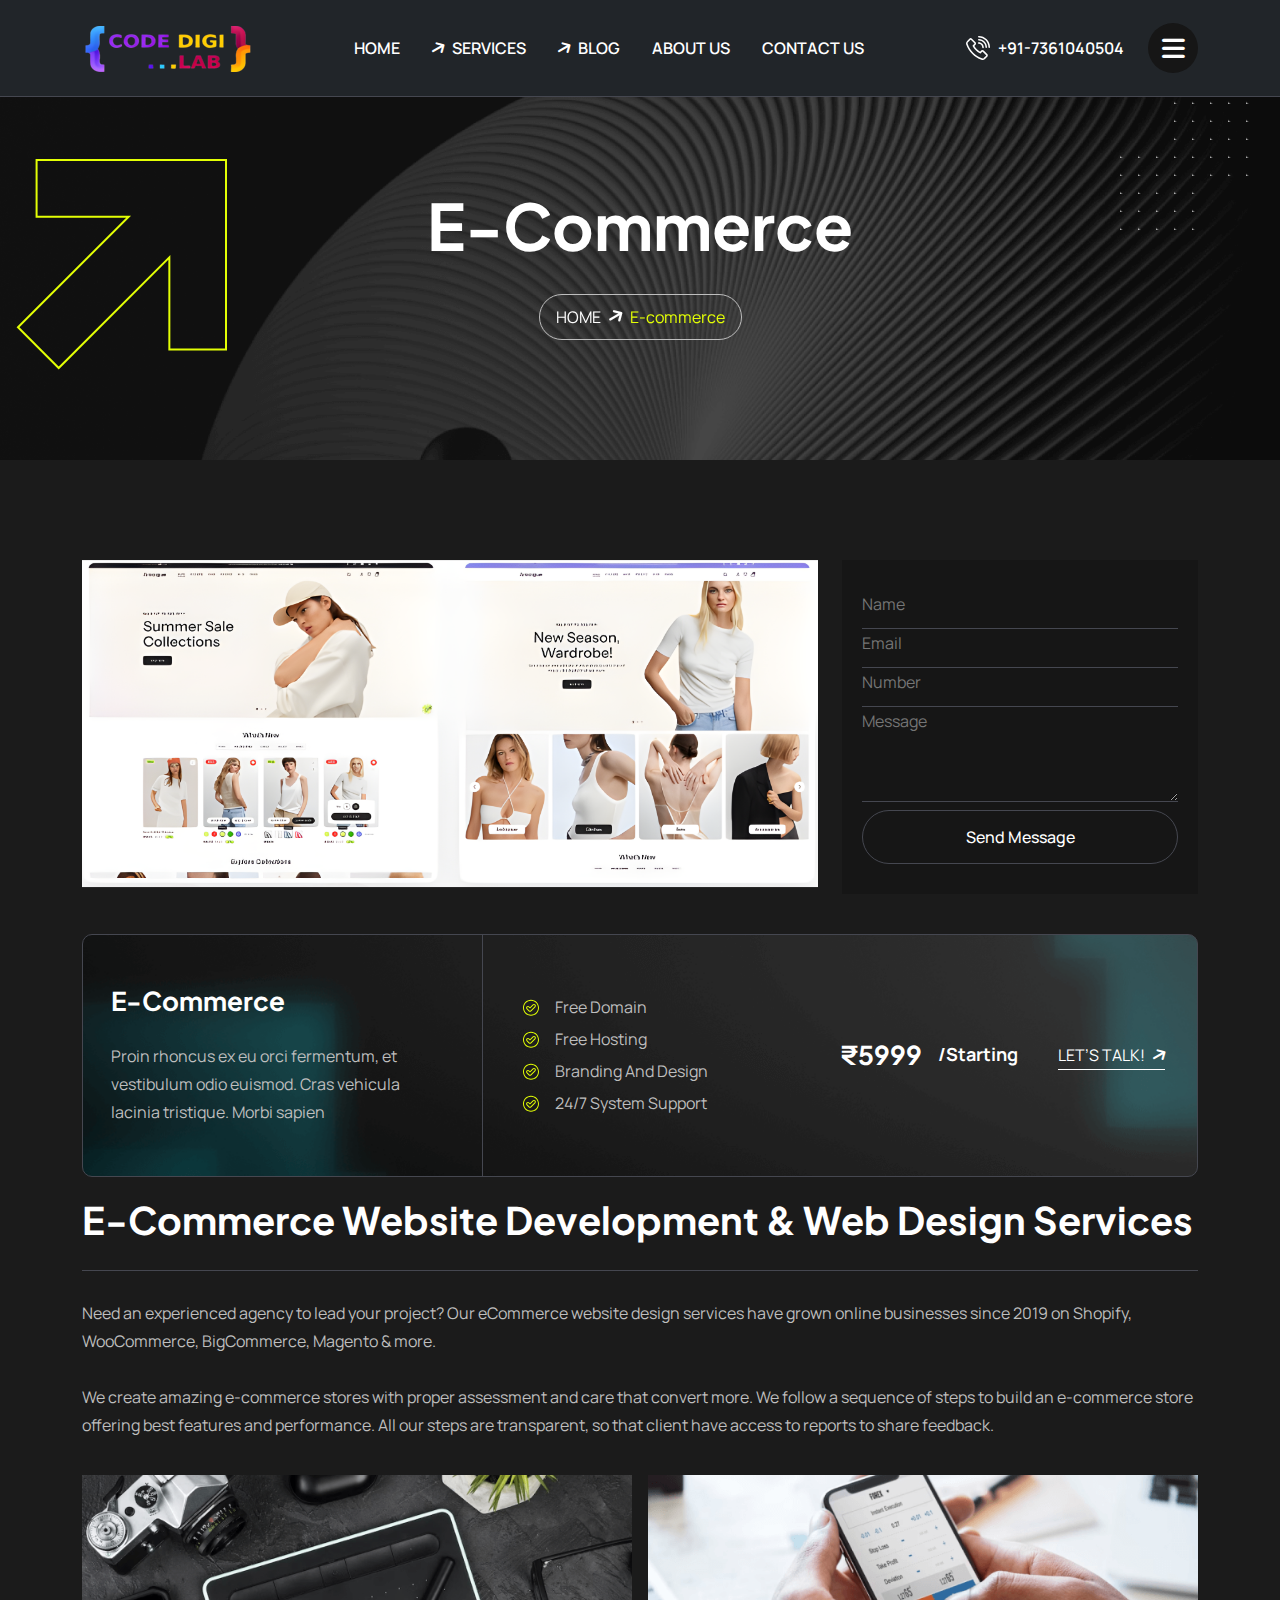
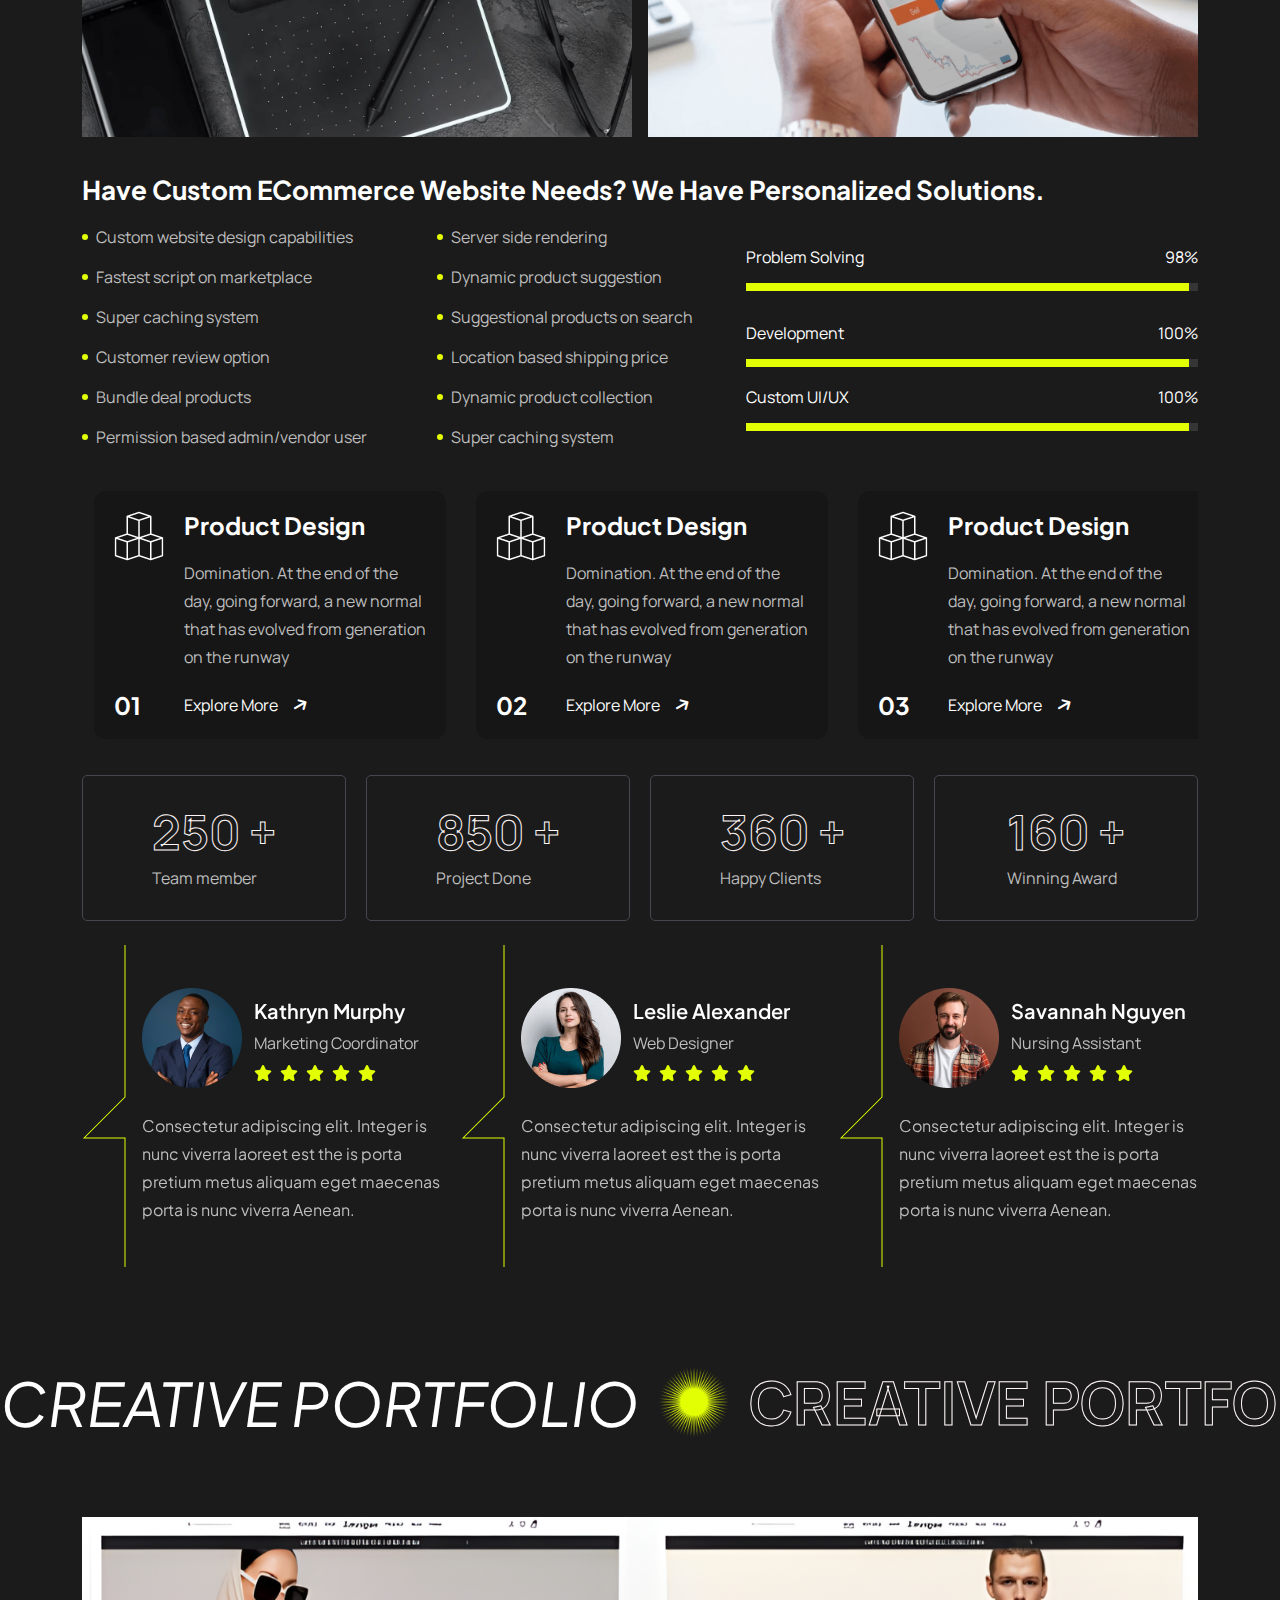
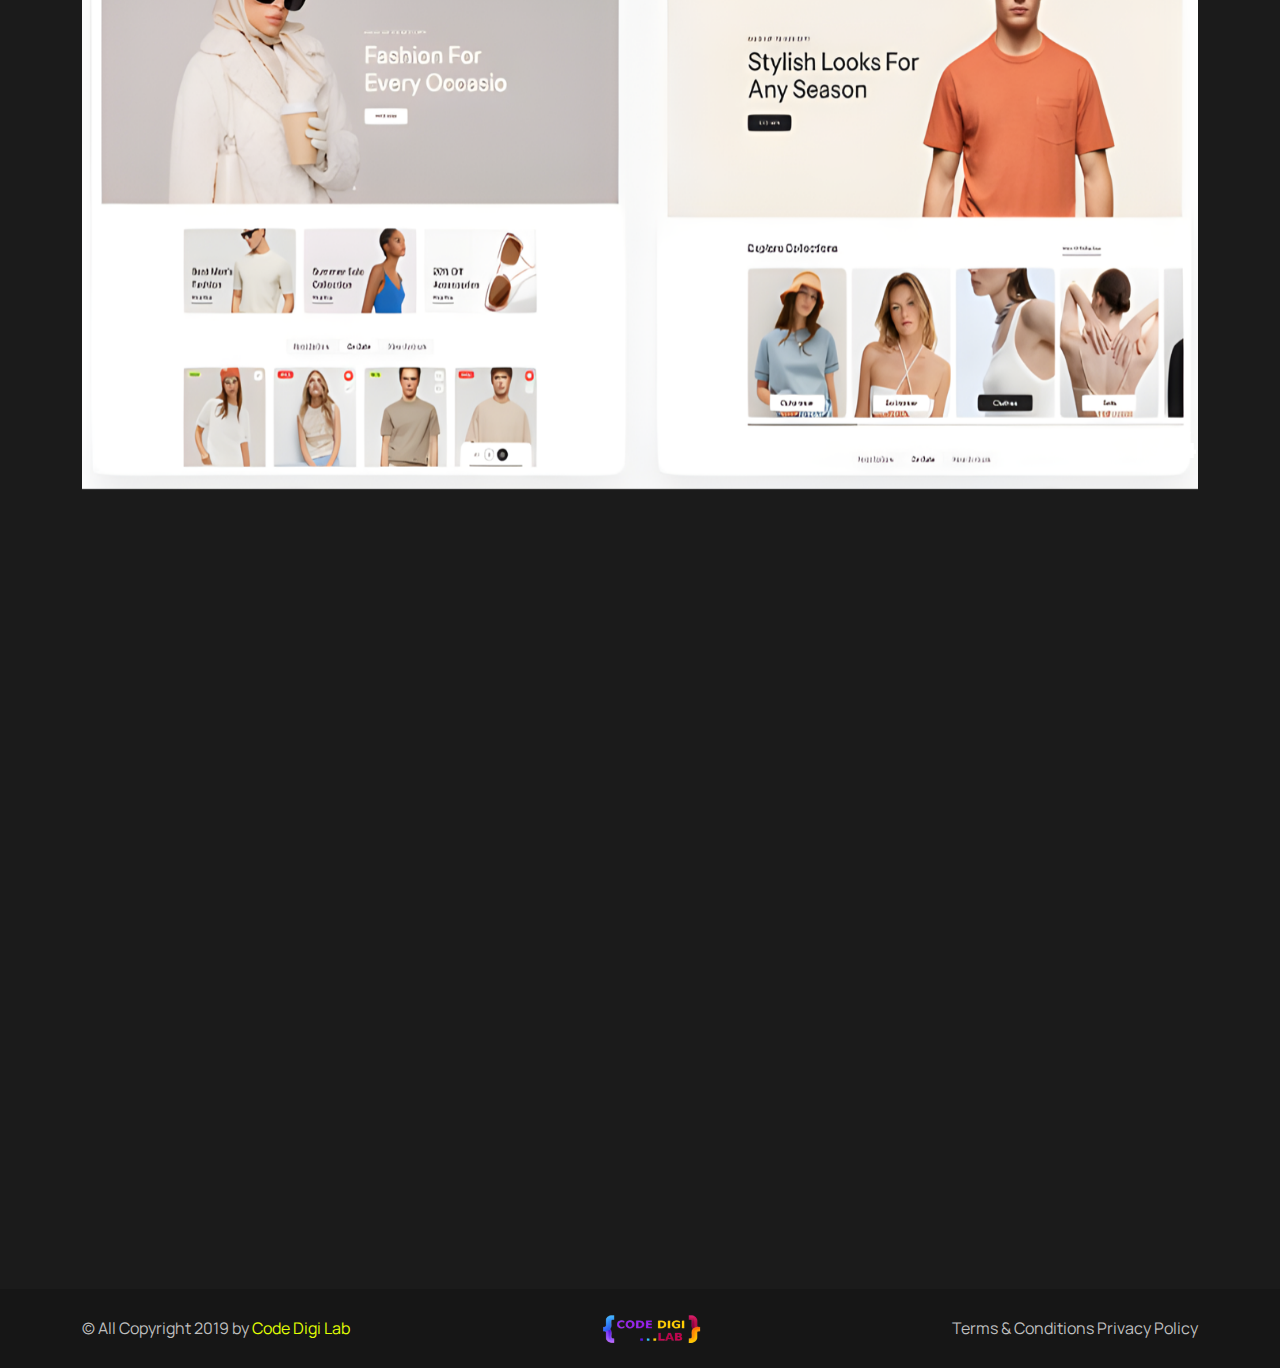
<file: ecommerce.html>
<!doctype html>
<html lang="en">

<!--<< Header Area >>-->

<script src="include/head.js"></script>

<body class="position-relative bg2-clr">

    <script src="include/header.js"></script>

    <!-- Main start -->
    <main class="main">

        <!-- Breadcrumnd Banner -->
        <section class="breadcrumnd-banner position-relative">
            <div class="container">
                <div class="row g-5 justify-content-center">
                    <div class="col-lg-7">
                        <div class="breadcrumnd-content text-center">
                            <h1 class="white mb-xxl-10 mb-xl-8 mb-6" data-aos="zoom-in-left" data-aos-duration="1800">
                                E-commerce
                            </h1>
                            <ul class="breadcrumnd d-inline-flex align-items-center gap-2 pra-border radius100 py-xxl-3 py-2 px-xxl-4 px-4"
                                data-aos="zoom-in-right" data-aos-duration="2000">
                                <li>
                                    <a href="index.html" class="text-uppercase htheme">
                                        Home
                                    </a>
                                </li>
                                <li>
                                    <span class="rot60 d-inline-block">
                                        <i class="fas fa-arrow-up"></i>
                                    </span>
                                </li>
                                <li class="theme-clr">
                                    E-commerce
                                </li>
                            </ul>
                        </div>
                    </div>
                </div>
            </div>
            <!--Element-->
            <img src="assets/img/element/cmn-dost.png" alt="img" class="cmn-dots">
            <div class="cmn-svg-shape cmn-svg">
                <svg width="211" height="211" viewBox="0 0 211 211" fill="none" xmlns="http://www.w3.org/2000/svg">
                    <path
                        d="M153.353 98.3617V190.413H210V1H20.5872V57.6468H112.638L2 168.285L42.7149 209L153.353 98.3617Z"
                        stroke="url(#paint0_linear_6584_3026)" stroke-width="2" />
                    <defs>
                        <linearGradient id="paint0_linear_6584_3026" x1="416.867" y1="-216.267" x2="8.49998" y2="192.1"
                            gradientUnits="userSpaceOnUse">
                            <stop offset="2" stop-color="#E3FF04" />
                            <stop offset="1" stop-color="#FF7425" stop-opacity="0" />
                        </linearGradient>
                    </defs>
                </svg>
            </div>
        </section>
        <!-- Breadcrumnd Banner -->

        <!-- Case Study Start -->
        <section class="case-study pt-space pb-space">
            <div class="container">
                <div class="row g-xxl-7 g-xl-6 g-5 mb-xxl-13 mb-10">
                    <div class="col-lg-8">
                        <div class="swiper study-slidewrap case-thumb1 w-100" data-aos="zoom-in"
                            data-aos-duration="1500">
                            <div class="swiper-wrapper">
                                <div class="swiper-slide">
                                    <div class="study-thumb-slide w-100">
                                        <img src="assets/img/my/1.webp" alt="img" class="w-100">
                                    </div>
                                </div>
                                <div class="swiper-slide">
                                    <div class="study-thumb-slide w-100">
                                        <img src="assets/img/my/2.webp" alt="img" class="w-100">
                                    </div>
                                </div>
                            </div>
                        </div>
                    </div>
                    <div class="col-lg-4" data-aos="zoom-in-left" data-aos-duration="1600">
                        <div class="case-content-box bg1-clr py-xxl-10 px-xxl-10 ">
                            <div class="contact-content bg1-clr">

                                <form action="https://formspree.io/f/mkndeeyp" method="post">
                                    <div class="col-lg-12">
                                        <input type="text" name="name" placeholder="Name">
                                    </div>
                                    <div class="col-lg-12">
                                        <input type="email" name="email" placeholder="Email">
                                    </div>
                                    <div class="col-lg-12">
                                        <input type="number" name="number" placeholder="Number">
                                    </div>

                                    <div class="col-lg-12">
                                        <textarea name="messages" rows="3" placeholder="Message"></textarea>
                                    </div>
                                    <div class="col-lg-12">
                                        <button type="submit" class="submit-btn">
                                            Send Message
                                        </button>
                                    </div>
                                </form>
                            </div>

                        </div>
                    </div>
                </div>
                <div class="col-lg-12 col-md-12">
                    <div class="mpricing-item other-pricing-item d-flex align-items-center">
                        <div class="pricinge-head d-flex align-items-center ps-xxl-10 ps-xl-7 ps-lg-5 ps-5">
                            <div class="box">
                                <h4 class="white-clr mb-xxl-8 mb-xl-6 mb-4">
                                    E-Commerce
                                </h4>
                                <p class="pra-clr">
                                    Proin rhoncus ex eu orci fermentum, et vestibulum odio euismod. Cras vehicula
                                    lacinia tristique. Morbi sapien
                                </p>
                            </div>
                        </div>
                        <div
                            class="pricing-list-right d-lg-flex d-grid align-items-center justify-content-between gap-lg-4 gap-7 w-100 ps-xxl-20 ps-lg-10 ps-5 pe-xxl-10 pe-8 pb-lg-0 pb-6">
                            <ul class="pricing-list d-grid gap-xxl-2 gap-1">
                                <li class="d-flex align-items-center gap-xxl-5 gap-xl-4 gap-lg-3 gap-2">
                                    <svg width="16" height="17" viewBox="0 0 16 17" fill="none"
                                        xmlns="http://www.w3.org/2000/svg">
                                        <mask id="path-1-inside-1_6574_63509" fill="white">
                                            <path
                                                d="M0 8.83301C0 4.42676 3.5625 0.833008 8 0.833008C12.4062 0.833008 16 4.42676 16 8.83301C16 13.2705 12.4062 16.833 8 16.833C3.5625 16.833 0 13.2705 0 8.83301ZM11.5938 7.45801C11.9375 7.11426 11.9375 6.58301 11.5938 6.23926C11.25 5.89551 10.7188 5.89551 10.375 6.23926L7 9.61426L5.59375 8.23926C5.25 7.89551 4.71875 7.89551 4.375 8.23926C4.03125 8.58301 4.03125 9.11426 4.375 9.45801L6.375 11.458C6.71875 11.8018 7.25 11.8018 7.59375 11.458L11.5938 7.45801Z" />
                                        </mask>
                                        <path
                                            d="M7 9.61426L6.30088 10.3293L7.0079 11.0206L7.70711 10.3214L7 9.61426ZM5.59375 8.23926L4.8866 8.94641L4.89463 8.95426L5.59375 8.23926ZM1 8.83301C1 4.9765 4.11733 1.83301 8 1.83301V-0.166992C3.00767 -0.166992 -1 3.87702 -1 8.83301H1ZM8 1.83301C11.854 1.83301 15 4.97904 15 8.83301H17C17 3.87447 12.9585 -0.166992 8 -0.166992V1.83301ZM15 8.83301C15 12.7157 11.8565 15.833 8 15.833V17.833C12.956 17.833 17 13.8253 17 8.83301H15ZM8 15.833C4.11478 15.833 1 12.7182 1 8.83301H-1C-1 13.8228 3.01022 17.833 8 17.833V15.833ZM12.3009 8.16511C13.0351 7.43084 13.0351 6.26643 12.3009 5.53215L10.8866 6.94636C10.8717 6.93147 10.8516 6.89618 10.8516 6.84863C10.8516 6.80108 10.8717 6.76579 10.8866 6.7509L12.3009 8.16511ZM12.3009 5.53215C11.5666 4.79788 10.4022 4.79788 9.66789 5.53215L11.0821 6.94636C11.0672 6.96126 11.0319 6.98145 10.9844 6.98145C10.9368 6.98145 10.9015 6.96126 10.8866 6.94636L12.3009 5.53215ZM9.66789 5.53215L6.29289 8.90715L7.70711 10.3214L11.0821 6.94636L9.66789 5.53215ZM7.69912 8.89925L6.29287 7.52425L4.89463 8.95426L6.30088 10.3293L7.69912 8.89925ZM6.30086 7.53215C5.56658 6.79788 4.40217 6.79788 3.66789 7.53215L5.08211 8.94636C5.06721 8.96126 5.03193 8.98145 4.98438 8.98145C4.93682 8.98145 4.90154 8.96126 4.88664 8.94636L6.30086 7.53215ZM3.66789 7.53215C2.93362 8.26643 2.93362 9.43084 3.66789 10.1651L5.08211 8.7509C5.097 8.76579 5.11719 8.80108 5.11719 8.84863C5.11719 8.89618 5.097 8.93147 5.08211 8.94636L3.66789 7.53215ZM3.66789 10.1651L5.66789 12.1651L7.08211 10.7509L5.08211 8.7509L3.66789 10.1651ZM5.66789 12.1651C6.40217 12.8994 7.56658 12.8994 8.30086 12.1651L6.88664 10.7509C6.90154 10.736 6.93682 10.7158 6.98438 10.7158C7.03193 10.7158 7.06721 10.736 7.08211 10.7509L5.66789 12.1651ZM8.30086 12.1651L12.3009 8.16511L10.8866 6.7509L6.88664 10.7509L8.30086 12.1651Z"
                                            fill="#E3FF04" mask="url(#path-1-inside-1_6574_63509)" />
                                    </svg>
                                    <span class="pra-clr">
                                        Free Domain
                                    </span>
                                </li>
                                <li class="d-flex align-items-center gap-xxl-5 gap-xl-4 gap-lg-3 gap-2">
                                    <svg width="16" height="17" viewBox="0 0 16 17" fill="none"
                                        xmlns="http://www.w3.org/2000/svg">
                                        <mask id="path-1-inside-1_6574_635010" fill="white">
                                            <path
                                                d="M0 8.83301C0 4.42676 3.5625 0.833008 8 0.833008C12.4062 0.833008 16 4.42676 16 8.83301C16 13.2705 12.4062 16.833 8 16.833C3.5625 16.833 0 13.2705 0 8.83301ZM11.5938 7.45801C11.9375 7.11426 11.9375 6.58301 11.5938 6.23926C11.25 5.89551 10.7188 5.89551 10.375 6.23926L7 9.61426L5.59375 8.23926C5.25 7.89551 4.71875 7.89551 4.375 8.23926C4.03125 8.58301 4.03125 9.11426 4.375 9.45801L6.375 11.458C6.71875 11.8018 7.25 11.8018 7.59375 11.458L11.5938 7.45801Z" />
                                        </mask>
                                        <path
                                            d="M7 9.61426L6.30088 10.3293L7.0079 11.0206L7.70711 10.3214L7 9.61426ZM5.59375 8.23926L4.8866 8.94641L4.89463 8.95426L5.59375 8.23926ZM1 8.83301C1 4.9765 4.11733 1.83301 8 1.83301V-0.166992C3.00767 -0.166992 -1 3.87702 -1 8.83301H1ZM8 1.83301C11.854 1.83301 15 4.97904 15 8.83301H17C17 3.87447 12.9585 -0.166992 8 -0.166992V1.83301ZM15 8.83301C15 12.7157 11.8565 15.833 8 15.833V17.833C12.956 17.833 17 13.8253 17 8.83301H15ZM8 15.833C4.11478 15.833 1 12.7182 1 8.83301H-1C-1 13.8228 3.01022 17.833 8 17.833V15.833ZM12.3009 8.16511C13.0351 7.43084 13.0351 6.26643 12.3009 5.53215L10.8866 6.94636C10.8717 6.93147 10.8516 6.89618 10.8516 6.84863C10.8516 6.80108 10.8717 6.76579 10.8866 6.7509L12.3009 8.16511ZM12.3009 5.53215C11.5666 4.79788 10.4022 4.79788 9.66789 5.53215L11.0821 6.94636C11.0672 6.96126 11.0319 6.98145 10.9844 6.98145C10.9368 6.98145 10.9015 6.96126 10.8866 6.94636L12.3009 5.53215ZM9.66789 5.53215L6.29289 8.90715L7.70711 10.3214L11.0821 6.94636L9.66789 5.53215ZM7.69912 8.89925L6.29287 7.52425L4.89463 8.95426L6.30088 10.3293L7.69912 8.89925ZM6.30086 7.53215C5.56658 6.79788 4.40217 6.79788 3.66789 7.53215L5.08211 8.94636C5.06721 8.96126 5.03193 8.98145 4.98438 8.98145C4.93682 8.98145 4.90154 8.96126 4.88664 8.94636L6.30086 7.53215ZM3.66789 7.53215C2.93362 8.26643 2.93362 9.43084 3.66789 10.1651L5.08211 8.7509C5.097 8.76579 5.11719 8.80108 5.11719 8.84863C5.11719 8.89618 5.097 8.93147 5.08211 8.94636L3.66789 7.53215ZM3.66789 10.1651L5.66789 12.1651L7.08211 10.7509L5.08211 8.7509L3.66789 10.1651ZM5.66789 12.1651C6.40217 12.8994 7.56658 12.8994 8.30086 12.1651L6.88664 10.7509C6.90154 10.736 6.93682 10.7158 6.98438 10.7158C7.03193 10.7158 7.06721 10.736 7.08211 10.7509L5.66789 12.1651ZM8.30086 12.1651L12.3009 8.16511L10.8866 6.7509L6.88664 10.7509L8.30086 12.1651Z"
                                            fill="#E3FF04" mask="url(#path-1-inside-1_6574_635010)" />
                                    </svg>
                                    <span class="pra-clr">
                                        Free Hosting
                                    </span>
                                </li>
                                <li class="d-flex align-items-center gap-xxl-5 gap-xl-4 gap-lg-3 gap-2">
                                    <svg width="16" height="17" viewBox="0 0 16 17" fill="none"
                                        xmlns="http://www.w3.org/2000/svg">
                                        <mask id="path-1-inside-1_6574_63511" fill="white">
                                            <path
                                                d="M0 8.83301C0 4.42676 3.5625 0.833008 8 0.833008C12.4062 0.833008 16 4.42676 16 8.83301C16 13.2705 12.4062 16.833 8 16.833C3.5625 16.833 0 13.2705 0 8.83301ZM11.5938 7.45801C11.9375 7.11426 11.9375 6.58301 11.5938 6.23926C11.25 5.89551 10.7188 5.89551 10.375 6.23926L7 9.61426L5.59375 8.23926C5.25 7.89551 4.71875 7.89551 4.375 8.23926C4.03125 8.58301 4.03125 9.11426 4.375 9.45801L6.375 11.458C6.71875 11.8018 7.25 11.8018 7.59375 11.458L11.5938 7.45801Z" />
                                        </mask>
                                        <path
                                            d="M7 9.61426L6.30088 10.3293L7.0079 11.0206L7.70711 10.3214L7 9.61426ZM5.59375 8.23926L4.8866 8.94641L4.89463 8.95426L5.59375 8.23926ZM1 8.83301C1 4.9765 4.11733 1.83301 8 1.83301V-0.166992C3.00767 -0.166992 -1 3.87702 -1 8.83301H1ZM8 1.83301C11.854 1.83301 15 4.97904 15 8.83301H17C17 3.87447 12.9585 -0.166992 8 -0.166992V1.83301ZM15 8.83301C15 12.7157 11.8565 15.833 8 15.833V17.833C12.956 17.833 17 13.8253 17 8.83301H15ZM8 15.833C4.11478 15.833 1 12.7182 1 8.83301H-1C-1 13.8228 3.01022 17.833 8 17.833V15.833ZM12.3009 8.16511C13.0351 7.43084 13.0351 6.26643 12.3009 5.53215L10.8866 6.94636C10.8717 6.93147 10.8516 6.89618 10.8516 6.84863C10.8516 6.80108 10.8717 6.76579 10.8866 6.7509L12.3009 8.16511ZM12.3009 5.53215C11.5666 4.79788 10.4022 4.79788 9.66789 5.53215L11.0821 6.94636C11.0672 6.96126 11.0319 6.98145 10.9844 6.98145C10.9368 6.98145 10.9015 6.96126 10.8866 6.94636L12.3009 5.53215ZM9.66789 5.53215L6.29289 8.90715L7.70711 10.3214L11.0821 6.94636L9.66789 5.53215ZM7.69912 8.89925L6.29287 7.52425L4.89463 8.95426L6.30088 10.3293L7.69912 8.89925ZM6.30086 7.53215C5.56658 6.79788 4.40217 6.79788 3.66789 7.53215L5.08211 8.94636C5.06721 8.96126 5.03193 8.98145 4.98438 8.98145C4.93682 8.98145 4.90154 8.96126 4.88664 8.94636L6.30086 7.53215ZM3.66789 7.53215C2.93362 8.26643 2.93362 9.43084 3.66789 10.1651L5.08211 8.7509C5.097 8.76579 5.11719 8.80108 5.11719 8.84863C5.11719 8.89618 5.097 8.93147 5.08211 8.94636L3.66789 7.53215ZM3.66789 10.1651L5.66789 12.1651L7.08211 10.7509L5.08211 8.7509L3.66789 10.1651ZM5.66789 12.1651C6.40217 12.8994 7.56658 12.8994 8.30086 12.1651L6.88664 10.7509C6.90154 10.736 6.93682 10.7158 6.98438 10.7158C7.03193 10.7158 7.06721 10.736 7.08211 10.7509L5.66789 12.1651ZM8.30086 12.1651L12.3009 8.16511L10.8866 6.7509L6.88664 10.7509L8.30086 12.1651Z"
                                            fill="#E3FF04" mask="url(#path-1-inside-1_6574_63511)" />
                                    </svg>
                                    <span class="pra-clr">
                                        Branding And Design
                                    </span>
                                </li>
                                <li class="d-flex align-items-center gap-xxl-5 gap-xl-4 gap-lg-3 gap-2">
                                    <svg width="16" height="17" viewBox="0 0 16 17" fill="none"
                                        xmlns="http://www.w3.org/2000/svg">
                                        <mask id="path-1-inside-1_6574_63512" fill="white">
                                            <path
                                                d="M0 8.83301C0 4.42676 3.5625 0.833008 8 0.833008C12.4062 0.833008 16 4.42676 16 8.83301C16 13.2705 12.4062 16.833 8 16.833C3.5625 16.833 0 13.2705 0 8.83301ZM11.5938 7.45801C11.9375 7.11426 11.9375 6.58301 11.5938 6.23926C11.25 5.89551 10.7188 5.89551 10.375 6.23926L7 9.61426L5.59375 8.23926C5.25 7.89551 4.71875 7.89551 4.375 8.23926C4.03125 8.58301 4.03125 9.11426 4.375 9.45801L6.375 11.458C6.71875 11.8018 7.25 11.8018 7.59375 11.458L11.5938 7.45801Z" />
                                        </mask>
                                        <path
                                            d="M7 9.61426L6.30088 10.3293L7.0079 11.0206L7.70711 10.3214L7 9.61426ZM5.59375 8.23926L4.8866 8.94641L4.89463 8.95426L5.59375 8.23926ZM1 8.83301C1 4.9765 4.11733 1.83301 8 1.83301V-0.166992C3.00767 -0.166992 -1 3.87702 -1 8.83301H1ZM8 1.83301C11.854 1.83301 15 4.97904 15 8.83301H17C17 3.87447 12.9585 -0.166992 8 -0.166992V1.83301ZM15 8.83301C15 12.7157 11.8565 15.833 8 15.833V17.833C12.956 17.833 17 13.8253 17 8.83301H15ZM8 15.833C4.11478 15.833 1 12.7182 1 8.83301H-1C-1 13.8228 3.01022 17.833 8 17.833V15.833ZM12.3009 8.16511C13.0351 7.43084 13.0351 6.26643 12.3009 5.53215L10.8866 6.94636C10.8717 6.93147 10.8516 6.89618 10.8516 6.84863C10.8516 6.80108 10.8717 6.76579 10.8866 6.7509L12.3009 8.16511ZM12.3009 5.53215C11.5666 4.79788 10.4022 4.79788 9.66789 5.53215L11.0821 6.94636C11.0672 6.96126 11.0319 6.98145 10.9844 6.98145C10.9368 6.98145 10.9015 6.96126 10.8866 6.94636L12.3009 5.53215ZM9.66789 5.53215L6.29289 8.90715L7.70711 10.3214L11.0821 6.94636L9.66789 5.53215ZM7.69912 8.89925L6.29287 7.52425L4.89463 8.95426L6.30088 10.3293L7.69912 8.89925ZM6.30086 7.53215C5.56658 6.79788 4.40217 6.79788 3.66789 7.53215L5.08211 8.94636C5.06721 8.96126 5.03193 8.98145 4.98438 8.98145C4.93682 8.98145 4.90154 8.96126 4.88664 8.94636L6.30086 7.53215ZM3.66789 7.53215C2.93362 8.26643 2.93362 9.43084 3.66789 10.1651L5.08211 8.7509C5.097 8.76579 5.11719 8.80108 5.11719 8.84863C5.11719 8.89618 5.097 8.93147 5.08211 8.94636L3.66789 7.53215ZM3.66789 10.1651L5.66789 12.1651L7.08211 10.7509L5.08211 8.7509L3.66789 10.1651ZM5.66789 12.1651C6.40217 12.8994 7.56658 12.8994 8.30086 12.1651L6.88664 10.7509C6.90154 10.736 6.93682 10.7158 6.98438 10.7158C7.03193 10.7158 7.06721 10.736 7.08211 10.7509L5.66789 12.1651ZM8.30086 12.1651L12.3009 8.16511L10.8866 6.7509L6.88664 10.7509L8.30086 12.1651Z"
                                            fill="#E3FF04" mask="url(#path-1-inside-1_6574_63512)" />
                                    </svg>
                                    <span class="pra-clr">
                                        24/7 System Support
                                    </span>
                                </li>
                            </ul>
                            <div
                                class="price-choose d-flex align-items-center gap-xxl-15 gap-xl-10 gap-lg-7 gap-md-6 gap-sm-4 gap-3">
                                <h4 class="d-flex align-items-center gap-xxl-5 gap-xl-4 gap-lg-3 gap-2 white">
                                    ₹5999
                                    <span class="month">
                                        /Starting
                                    </span>
                                </h4>
                                <a href="https://wa.me/+917361040504"
                                    class="price-under d-flex align-items-center gap-2">
                                    LET’S TALK!
                                    <span class="rot60 d-block">
                                        <i class="fas fa-arrow-up"></i>
                                    </span>
                                </a>
                            </div>
                        </div>
                    </div>
                </div>
                <div class="case-study-detials-inner mt-5">
                    <div class="interesting-fact">
                        <h3 class="white-clr pb-xx-10 pb-xl-7 pb-6 mb-xx-10 mb-xl-7 mb-6">
                            e-Commerce Website Development & Web Design Services
                        </h3>
                    </div>

                    <div
                        class="d-flex flex-md-nowrap flex-wrap justify-content-between gap-xxl-15 gap-xl-10 gap-lg-7 gap-sm-5 gap-3 ">
                        <p class="pra-clr">
                            Need an experienced agency to lead your project? Our eCommerce website design services have
                            grown online businesses since 2019 on Shopify, WooCommerce, BigCommerce, Magento & more.
                            <br> <br>We create amazing e-commerce stores with proper assessment and care that convert
                            more. We follow a sequence of steps to build an e-commerce store offering best features and
                            performance. All our steps are transparent, so that client have access to reports to share
                            feedback.
                        </p>
                    </div>
                    <div class="row g-xxl-7 g-4 py-xxl-15 py-9">
                        <div class="col-sm-6">
                            <div class="challenge-thumb w-100">
                                <img src="assets/img/case/case-m1.png" alt="img" class="w-100">
                            </div>
                        </div>
                        <div class="col-sm-6">
                            <div class="challenge-thumb w-100">
                                <img src="assets/img/case/case-m2.png" alt="img" class="w-100">
                            </div>
                        </div>
                    </div>
                    <div class="finul-result">
                        <h4 class="mb-xxl-7 mb-4 white-clr">
                            Have custom eCommerce website needs? We have personalized solutions.
                        </h4>
                        <div
                            class="d-md-flex flex-grid align-items-center gap-xxl-20 gap-xl-10 gap-lg-7 gap-md-6 gap-10">
                            <div class="fiial-result-list mb-md-0 mb-4">
                                <ul>
                                    <li>
                                        Custom website design capabilities
                                    </li>
                                    <li>
                                        Fastest script on marketplace
                                    </li>
                                    <li>
                                        Super caching system
                                    </li>
                                    <li>
                                        Customer review option
                                    </li>
                                    <li>
                                        Bundle deal products
                                    </li>
                                    <li>
                                        Permission based admin/vendor user
                                    </li>
                                </ul>
                                <ul>
                                    <li>
                                        Server side rendering
                                    </li>
                                    <li>
                                        Dynamic product suggestion
                                    </li>
                                    <li>
                                        Suggestional products on search
                                    </li>
                                    <li>
                                        Location based shipping price
                                    </li>
                                    <li>
                                        Dynamic product collection
                                    </li>
                                    <li>
                                        Super caching system
                                    </li>
                                </ul>
                            </div>
                            <div class="result-progress-wrap">
                                <div class="progres-item mb-xxl-8 mb-xl-7 mb-6">
                                    <div class="d-flex align-items-center justify-content-between mb-xxl-5 mb-3">
                                        <span class="conssub">
                                            Problem Solving
                                        </span>
                                        <span class="cons">98%</span>
                                    </div>
                                    <div class="progress-solving">
                                        <div class="progress-bar"></div>
                                    </div>
                                </div>
                                <div class="progres-item">
                                    <div class="d-flex align-items-center justify-content-between mb-xxl-5 mb-3">
                                        <span class="conssub">
                                            Development
                                        </span>
                                        <span class="cons">100%</span>
                                    </div>
                                    <div class="progress-solving">
                                        <div class="progress-bar"></div>
                                    </div>
                                </div>
                                <div class="progres-item mt-4">
                                    <div class="d-flex align-items-center justify-content-between mb-xxl-5 mb-3">
                                        <span class="conssub">
                                            Custom UI/UX
                                        </span>
                                        <span class="cons">100%</span>
                                    </div>
                                    <div class="progress-solving">
                                        <div class="progress-bar"></div>
                                    </div>
                                </div>
                            </div>
                        </div>
                    </div>

                </div>

                <div class="swiper study-slidewrapp row g-xxl-7 g-xl-6 g-4 mt-4">
                    <div class="swiper-wrapper">
                        <div class="swiper-slide">
                            <div class="study-thumb-slide w-100">

                                <div
                                    class="offer-item d-md-flex d-grid gap-xxl-6 gap-xl-5 gap-lg-4 gap-3 p-xxl-6 p-xl-5 p-4">
                                    <div class="icon-area d-md-grid d-flex justify-content-between mb-md-0 mb-4">
                                        <div class="icon">
                                            <img src="assets/img/element/offer1.png" alt="img">
                                        </div>
                                        <h5 class="seri white-clr d-flex align-items-end">
                                            01
                                        </h5>
                                    </div>
                                    <div class="content">
                                        <h5 class="white-clr mb-xxl-6 mb-xl-5 mb-4">
                                            product Design
                                        </h5>
                                        <p class="pra-clr mb-xxl-6 mb-xl-5 mb-4">
                                            Domination. At the end of the day, going forward, a new normal that has
                                            evolved from
                                            generation on the
                                            runway
                                        </p>
                                        <a href="contact.html" class="white-clr d-flex gap-4">
                                            Explore More
                                            <span class="rot60">
                                                <i class="fas fa-arrow-up white-clr"></i>
                                            </span>
                                        </a>
                                    </div>
                                </div>
                            </div>
                        </div>
                        <div class="swiper-slide">
                            <div class="study-thumb-slide w-100">
                                <div
                                    class="offer-item d-md-flex d-grid gap-xxl-6 gap-xl-5 gap-lg-4 gap-3 p-xxl-6 p-xl-5 p-4">
                                    <div class="icon-area d-md-grid d-flex justify-content-between mb-md-0 mb-4">
                                        <div class="icon">
                                            <img src="assets/img/element/offer1.png" alt="img">
                                        </div>
                                        <h5 class="seri white-clr d-flex align-items-end">
                                            02
                                        </h5>
                                    </div>
                                    <div class="content">
                                        <h5 class="white-clr mb-xxl-6 mb-xl-5 mb-4">
                                            product Design
                                        </h5>
                                        <p class="pra-clr mb-xxl-6 mb-xl-5 mb-4">
                                            Domination. At the end of the day, going forward, a new normal that has
                                            evolved from
                                            generation on the
                                            runway
                                        </p>
                                        <a href="contact.html" class="white-clr d-flex gap-4">
                                            Explore More
                                            <span class="rot60">
                                                <i class="fas fa-arrow-up white-clr"></i>
                                            </span>
                                        </a>
                                    </div>
                                </div>
                            </div>
                        </div>
                        <div class="swiper-slide">
                            <div class="study-thumb-slide w-100">
                                <div
                                    class="offer-item d-md-flex d-grid gap-xxl-6 gap-xl-5 gap-lg-4 gap-3 p-xxl-6 p-xl-5 p-4">
                                    <div class="icon-area d-md-grid d-flex justify-content-between mb-md-0 mb-4">
                                        <div class="icon">
                                            <img src="assets/img/element/offer1.png" alt="img">
                                        </div>
                                        <h5 class="seri white-clr d-flex align-items-end">
                                            03
                                        </h5>
                                    </div>
                                    <div class="content">
                                        <h5 class="white-clr mb-xxl-6 mb-xl-5 mb-4">
                                            product Design
                                        </h5>
                                        <p class="pra-clr mb-xxl-6 mb-xl-5 mb-4">
                                            Domination. At the end of the day, going forward, a new normal that has
                                            evolved from
                                            generation on the
                                            runway
                                        </p>
                                        <a href="contact.html" class="white-clr d-flex gap-4">
                                            Explore More
                                            <span class="rot60">
                                                <i class="fas fa-arrow-up white-clr"></i>
                                            </span>
                                        </a>
                                    </div>
                                </div>
                            </div>
                        </div>
                        <div class="swiper-slide">
                            <div class="study-thumb-slide w-100">
                                <div
                                    class="offer-item d-md-flex d-grid gap-xxl-6 gap-xl-5 gap-lg-4 gap-3 p-xxl-6 p-xl-5 p-4">
                                    <div class="icon-area d-md-grid d-flex justify-content-between mb-md-0 mb-4">
                                        <div class="icon">
                                            <img src="assets/img/element/offer1.png" alt="img">
                                        </div>
                                        <h5 class="seri white-clr d-flex align-items-end">
                                            04
                                        </h5>
                                    </div>
                                    <div class="content">
                                        <h5 class="white-clr mb-xxl-6 mb-xl-5 mb-4">
                                            product Design
                                        </h5>
                                        <p class="pra-clr mb-xxl-6 mb-xl-5 mb-4">
                                            Domination. At the end of the day, going forward, a new normal that has
                                            evolved from
                                            generation on the
                                            runway
                                        </p>
                                        <a href="contact.html" class="white-clr d-flex gap-4">
                                            Explore More
                                            <span class="rot60">
                                                <i class="fas fa-arrow-up white-clr"></i>
                                            </span>
                                        </a>
                                    </div>
                                </div>
                            </div>
                        </div>
                    </div>
                </div>



                <div class="row g-xxl-7 g-5 justify-content-center mt-4">
                    <div class="col-lg-3 col-md-6 col-sm-6">
                        <div class="project-count-item d-center">
                            <div class="box">
                                <h2>
                                    <span class="count">250</span>
                                    <span>+</span>
                                </h2>
                                <span class="pra-clr">
                                    Team member
                                </span>
                            </div>
                        </div>
                    </div>
                    <div class="col-lg-3 col-md-6 col-sm-6">
                        <div class="project-count-item d-center">
                            <div class="box">
                                <h2>
                                    <span class="count">850</span>
                                    <span>+</span>
                                </h2>
                                <span class="pra-clr">
                                    Project Done
                                </span>
                            </div>
                        </div>
                    </div>
                    <div class="col-lg-3 col-md-6 col-sm-6">
                        <div class="project-count-item d-center">
                            <div class="box">
                                <h2>
                                    <span class="count">360</span>
                                    <span>+</span>
                                </h2>
                                <span class="pra-clr">
                                    Happy Clients
                                </span>
                            </div>
                        </div>
                    </div>
                    <div class="col-lg-3 col-md-6 col-sm-6">
                        <div class="project-count-item d-center">
                            <div class="box">
                                <h2>
                                    <span class="count">160</span>
                                    <span>+</span>
                                </h2>
                                <span class="pra-clr">
                                    Winning Award
                                </span>
                            </div>
                        </div>
                    </div>
                </div>
                <div class="swiper testimonial-version03 position-relative mt-6">
                    <div class="swiper-wrapper">
                        <div class="swiper-slide">
                            <div
                                class="testimonial-zero-oneitem testimonial-zero-oneitemv3 d-flex align-items-center gap-xxl-6 gap-xl-4 gap-3">
                                <img src="assets/img/testimonial/vector01.png" alt="arrow" class="testi-arrow">
                                <div class="content">
                                    <div class="d-flex align-items-center gap-xxl-5 gap-3">
                                        <div class="savannah">
                                            <img src="assets/img/testimonial/testiv3-1.png" alt="img">
                                        </div>
                                        <div class="desig">
                                            <h6 class="white-clr mb-1">
                                                Kathryn Murphy
                                            </h6>
                                            <span class="pra-clr mb-2 d-block">
                                                Marketing Coordinator
                                            </span>
                                            <div class="ratting-area d-flex align-items-center gap-2">
                                                <i class="fa-solid fa-star theme-clr"></i>
                                                <i class="fa-solid fa-star theme-clr"></i>
                                                <i class="fa-solid fa-star theme-clr"></i>
                                                <i class="fa-solid fa-star theme-clr"></i>
                                                <i class="fa-solid fa-star theme-clr"></i>
                                            </div>
                                        </div>
                                    </div>
                                    <p class="pra-clr mt-xxl-8 mt-xl-6 mt-lg-5 mt-4">
                                        Consectetur adipiscing elit. Integer is nunc viverra laoreet est the is
                                        porta pretium metus aliquam eget maecenas porta
                                        is nunc viverra Aenean.
                                    </p>
                                </div>
                            </div>
                        </div>
                        <div class="swiper-slide">
                            <div
                                class="testimonial-zero-oneitem testimonial-zero-oneitemv3 d-flex align-items-center gap-xxl-6 gap-xl-4 gap-3">
                                <img src="assets/img/testimonial/vector01.png" alt="arrow" class="testi-arrow">
                                <div class="content">
                                    <div class="d-flex align-items-center gap-xxl-5 gap-3">
                                        <div class="savannah">
                                            <img src="assets/img/testimonial/testiv3-3.png" alt="img">
                                        </div>
                                        <div class="desig">
                                            <h6 class="white-clr mb-1">
                                                Leslie Alexander
                                            </h6>
                                            <span class="pra-clr mb-2 d-block">
                                                Web Designer
                                            </span>
                                            <div class="ratting-area d-flex align-items-center gap-2">
                                                <i class="fa-solid fa-star theme-clr"></i>
                                                <i class="fa-solid fa-star theme-clr"></i>
                                                <i class="fa-solid fa-star theme-clr"></i>
                                                <i class="fa-solid fa-star theme-clr"></i>
                                                <i class="fa-solid fa-star theme-clr"></i>
                                            </div>
                                        </div>
                                    </div>
                                    <p class="pra-clr mt-xxl-8 mt-xl-6 mt-lg-5 mt-4">
                                        Consectetur adipiscing elit. Integer is nunc viverra laoreet est the is
                                        porta pretium metus aliquam eget maecenas porta
                                        is nunc viverra Aenean.
                                    </p>
                                </div>
                            </div>
                        </div>
                        <div class="swiper-slide">
                            <div
                                class="testimonial-zero-oneitem testimonial-zero-oneitemv3 d-flex align-items-center gap-xxl-6 gap-xl-4 gap-3">
                                <img src="assets/img/testimonial/vector01.png" alt="arrow" class="testi-arrow">
                                <div class="content">
                                    <div class="d-flex align-items-center gap-xxl-5 gap-3">
                                        <div class="savannah">
                                            <img src="assets/img/testimonial/testiv3-2.png" alt="img">
                                        </div>
                                        <div class="desig">
                                            <h6 class="white-clr mb-1">
                                                Savannah Nguyen
                                            </h6>
                                            <span class="pra-clr mb-2 d-block">
                                                Nursing Assistant
                                            </span>
                                            <div class="ratting-area d-flex align-items-center gap-2">
                                                <i class="fa-solid fa-star theme-clr"></i>
                                                <i class="fa-solid fa-star theme-clr"></i>
                                                <i class="fa-solid fa-star theme-clr"></i>
                                                <i class="fa-solid fa-star theme-clr"></i>
                                                <i class="fa-solid fa-star theme-clr"></i>
                                            </div>
                                        </div>
                                    </div>
                                    <p class="pra-clr mt-xxl-8 mt-xl-6 mt-lg-5 mt-4">
                                        Consectetur adipiscing elit. Integer is nunc viverra laoreet est the is
                                        porta pretium metus aliquam eget maecenas porta
                                        is nunc viverra Aenean.
                                    </p>
                                </div>
                            </div>
                        </div>
                    </div>
                </div>
            </div>
        </section>
        <!-- Text SLider Start -->
        <div class="digital-solution testi-italic pb-lg-20 pb-15">
            <div class="mycustom-marque">
                <div class="scrolling-wrap">
                    <div class="comm">
                        <div class="cmn-textslide textitalick">CREATIVE portfolio</div>
                        <div><img src="assets/img/client/text-slide.png" alt="img"></div>
                        <div class="cmn-textslide text-custom-storke">CREATIVE portfolio</div>
                        <div class="cmn-textslide textitalick">CREATIVE portfolio</div>
                        <div><img src="assets/img/client/text-slide.png" alt="img"></div>
                        <div class="cmn-textslide text-custom-storke">CREATIVE portfolio</div>
                    </div>
                    <div class="comm">
                        <div class="cmn-textslide textitalick">CREATIVE portfolio</div>
                        <div><img src="assets/img/client/text-slide.png" alt="img"></div>
                        <div class="cmn-textslide text-custom-storke">CREATIVE portfolio</div>
                        <div class="cmn-textslide textitalick">CREATIVE portfolio</div>
                        <div><img src="assets/img/client/text-slide.png" alt="img"></div>
                        <div class="cmn-textslide text-custom-storke">CREATIVE portfolio</div>
                    </div>
                </div>
            </div>
        </div>
        <!-- Text Slider End -->

        <!-- Protfolio Solution Start -->
        <section class="protfolio-solution pb-space">
            <div class="container">
                <div class="swiper protfolio-solutionwrap">
                    <div class="swiper-wrapper">
                        <div class="swiper-slide">
                            <div class="protfolio-solution-item">
                                <div class="thumb position-relative mb-xxl-7 mb-5">
                                    <img src="assets/img/my/3.webp" alt="img">

                                </div>

                            </div>
                        </div>
                        <div class="swiper-slide">
                            <div class="protfolio-solution-item">
                                <div class="thumb position-relative mb-xxl-7 mb-5">
                                    <img src="assets/img/my/4.webp" alt="img">

                                </div>

                            </div>
                        </div>
                        <div class="swiper-slide">
                            <div class="protfolio-solution-item">
                                <div class="thumb position-relative mb-xxl-7 mb-5">
                                    <img src="assets/img/my/5.webp" alt="img">

                                </div>

                            </div>
                        </div>
                        <div class="swiper-slide">
                            <div class="protfolio-solution-item">
                                <div class="thumb position-relative mb-xxl-7 mb-5">
                                    <img src="assets/img/my/3.webp" alt="img">

                                </div>

                            </div>
                        </div>
                    </div>
                    <div class="swiper-pagination"></div>
                </div>
            </div>
        </section>
        <!-- Protfolio Solution End -->

        <!-- Case Study End -->

    </main>
    <!-- Main End -->

    <script src="include/footer.js"></script>

</body>

</html>
</file>
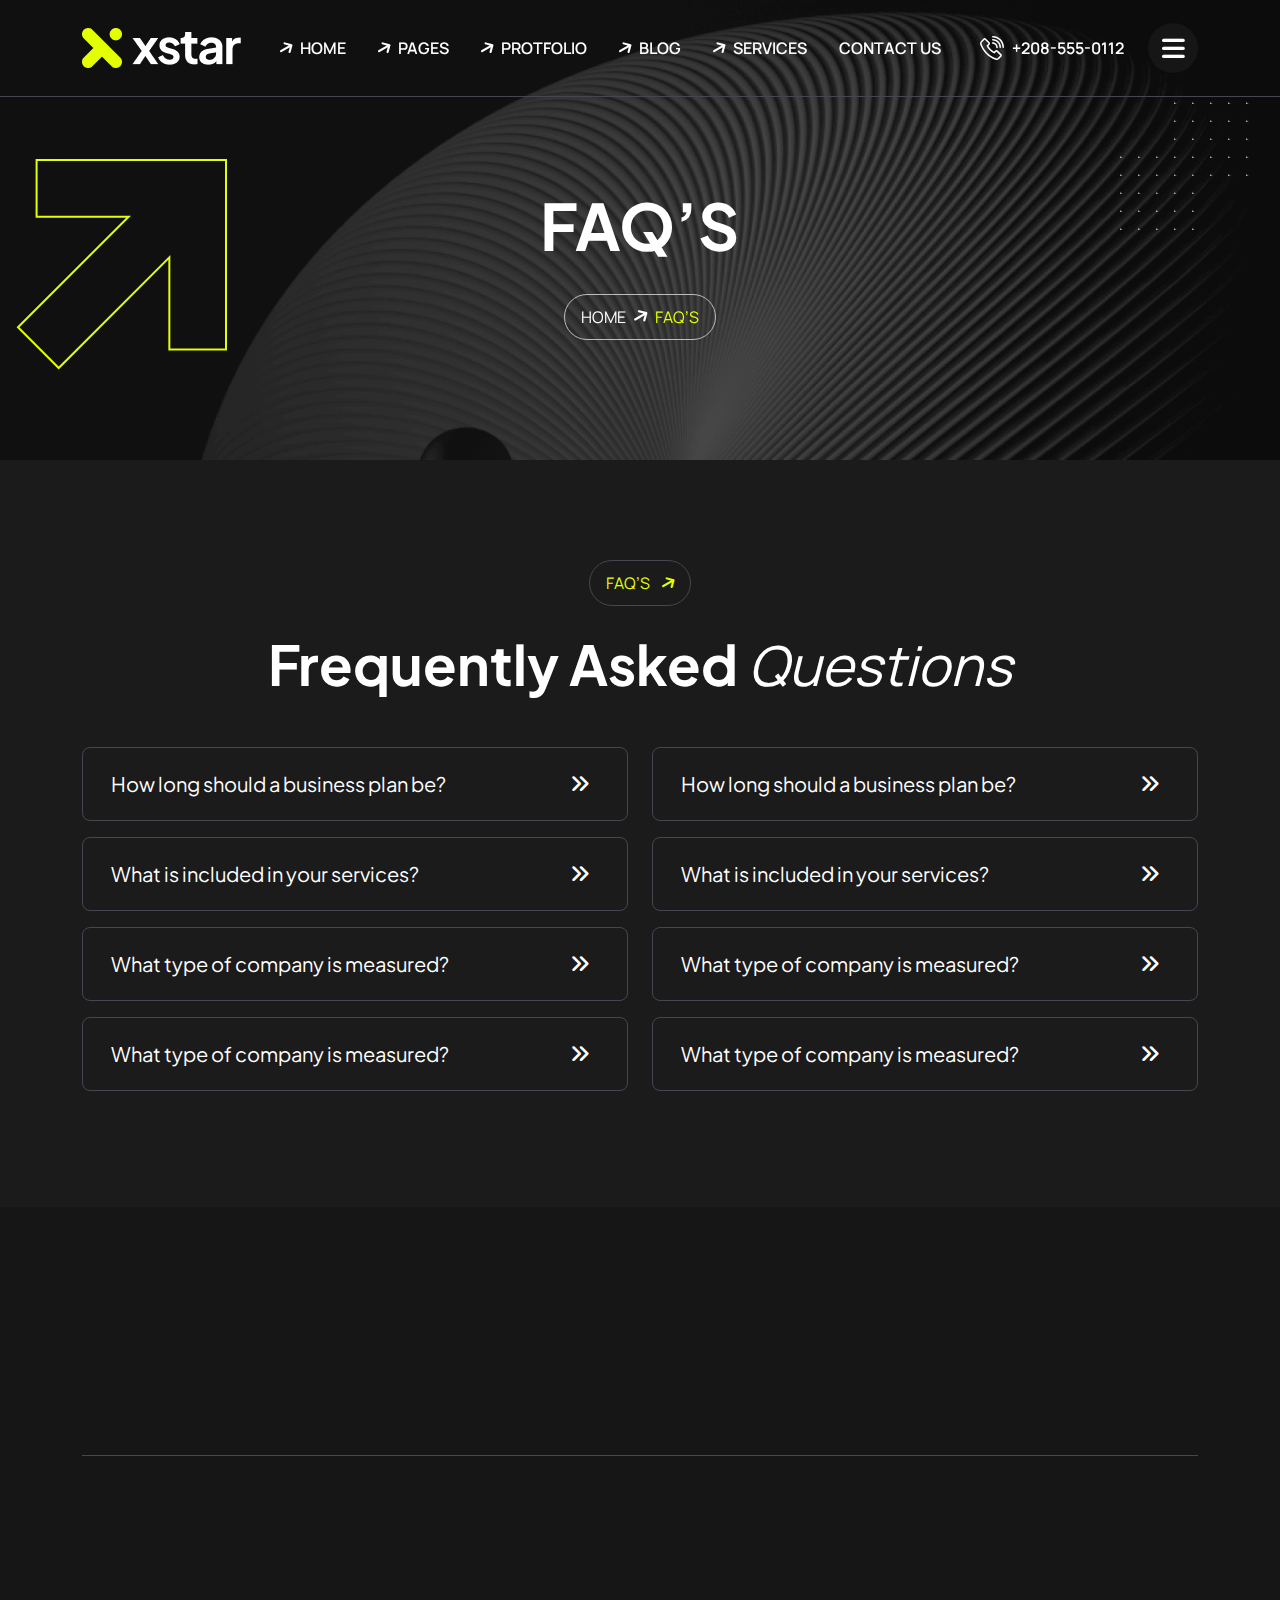
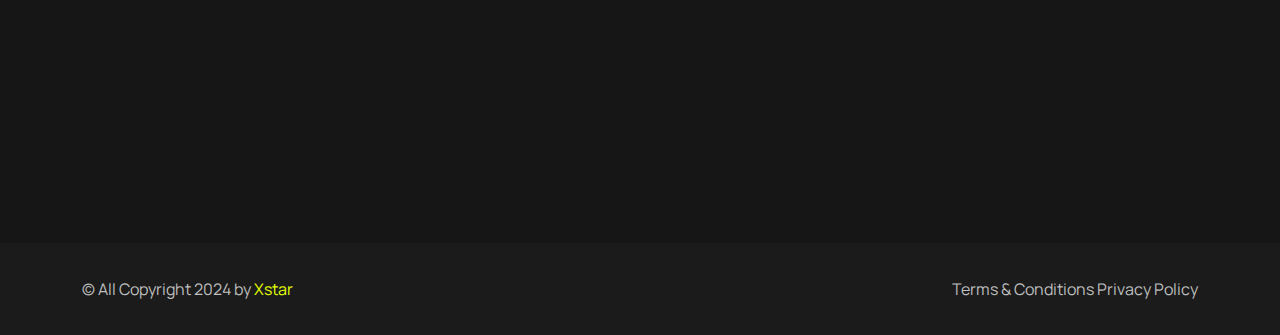
<file: faq.html>
<!doctype html>
<html lang="en">

<!--<< Header Area >>-->

<head>

    <!-- == Meta Tags == -->
    <meta charset="UTF-8">
    <meta http-equiv="X-UA-Compatible" content="IE=edge">
    <meta name="viewport" content="width=device-width, initial-scale=1.0">
    <!-- Keywords -->
    <meta name="keywords" content="boot, Bootstrap, Xstar - HTML Template">
    <!--  Description -->
    <meta name="description" content="Xstar - Landing HTML Template">
    <!-- == Page title == -->
    <title>Xstar - Digital Agency HTML Template</title>
    <!-- Favicon/x-icon -->
    <link rel="shortcut icon" href="assets/img/logo/favicon.png" type="image/x-icon">
    <!-- Bootstrap Min 5.2.3 Css-->
    <link rel="stylesheet" href="assets/css/bootstrap.min.css">
    <!-- Fontawsome Icons Css-->
    <link rel="stylesheet" href="assets/css/all.min.css">
    <!-- Magnifiq Popup Css -->
    <link rel="stylesheet" href="assets/css/magnific-popup.css">
    <!-- Nice Select Css -->
    <link rel="stylesheet" href="assets/css/nice-select.css">
    <!-- Swiper Slider Css -->
    <link rel="stylesheet" href="assets/css/swiper.min.css">
    <!-- Aos Animation Css -->
    <link rel="stylesheet" href="assets/css/aos.css">
    <!-- Main css -->
    <link rel="stylesheet" href="assets/css/main.css">
</head>

<body class="position-relative bg2-clr">

     <!-- Preloader Start -->
     <div id="preloader" class="preloader">
        <div class="animation-preloader">
            <div class="spinner">                
            </div>
            <div class="txt-loading">
                <span data-text-preloader="X" class="letters-loading">
                    X
                </span>
                <span data-text-preloader="S" class="letters-loading">
                    S
                </span>
                <span data-text-preloader="T" class="letters-loading">
                    T
                </span>
                <span data-text-preloader="A" class="letters-loading">
                    A
                </span>
                <span data-text-preloader="R" class="letters-loading">
                    R
                </span>
            </div>
            <p class="text-center">Loading</p>
        </div>
        <div class="loader">
            <div class="row">
                <div class="col-3 loader-section section-left">
                    <div class="bg"></div>
                </div>
                <div class="col-3 loader-section section-left">
                    <div class="bg"></div>
                </div>
                <div class="col-3 loader-section section-right">
                    <div class="bg"></div>
                </div>
                <div class="col-3 loader-section section-right">
                    <div class="bg"></div>
                </div>
            </div>
        </div>
    </div>

    <!-- Custom Header Start -->
    <header class="header-section cmn-fixed hb-border py-lg-0 py-6">
        <div class="container">
            <div class="main-navbar">
                <nav class="navbar-custom">
                    <div class="d-lg-flex flex-xl-nowrap flex-wrap align-items-center justify-content-lg-between">
                        <div class="d-flex align-items-center justify-content-between">
                            <a href="index.html" class="brand-logo">
                                <img class="w-100" src="assets/img/logo/logo.png" alt="logo">
                            </a>
                            <button class="navbar-toggle-btn d-block d-lg-none" type="button">
                                <span></span>
                                <span></span>
                                <span></span>
                                <span></span>
                            </button>
                        </div>
                        <div class="navbar-toggle-item">
                            <ul
                                class="custom-nav d-lg-flex d-grid gap-xxl-10 gap-xl-8 gap-lg-5 gap-md-2 gap-2 pt-lg-0 pt-5">
                                <li class="menu-item position-relative">
                                    <button class="position-relative ps-5  white-clr fw_500 cus-z1">
                                        Home
                                    </button>
                                    <ul class="sub-menu px-lg-4 py-xxl-3 py-2">
                                        <li class="menu-link py-1">
                                            <a href="index.html" class="fw_500 white-clr">Home Version-1</a>
                                        </li>
                                        <li class="menu-link py-1">
                                            <a href="index2.html" class="fw_500 white-clr">Home Version-2</a>
                                        </li>
                                        <li class="menu-link py-1">
                                            <a href="index3.html" class="fw_500 white-clr">Home Version-3</a>
                                        </li>
                                        <li class="menu-link py-1">
                                            <a href="index4.html" class="fw_500 white-clr">Home Version-4</a>
                                        </li>
                                    </ul>
                                </li>
                                <li class="menu-item position-relative">
                                    <button class="position-relative  ps-5 fw_500 white-clr cus-z1">
                                        Pages
                                    </button>
                                    <ul class="sub-menu px-lg-4 py-xxl-3 py-2">
                                        <li class="menu-link py-1">
                                            <a href="about.html" class="fw_500 white-clr">About</a>
                                        </li>
                                        <li class="menu-link py-1">
                                            <a href="pricing.html" class="fw_500 white-clr">Pricing Plan</a>
                                        </li>
                                        <li class="menu-link py-1">
                                            <a href="team.html" class="fw_500 white-clr">Team Grid</a>
                                        </li>
                                        <li class="menu-link py-1">
                                            <a href="team-details.html" class="fw_500 white-clr">Team Details</a>
                                        </li>
                                        <li class="menu-link py-1">
                                            <a href="faq.html" class="fw_500 white-clr">Faqs</a>
                                        </li>
                                        <li class="menu-link py-1">
                                            <a href="contact.html" class="fw_500 white-clr">Contact</a>
                                        </li>
                                        <li class="menu-link py-1">
                                            <a href="oops.html" class="fw_500 white-clr">Oops 404</a>
                                        </li>
                                    </ul>
                                </li>
                                <li class="menu-item position-relative">
                                    <button class="position-relative  ps-5 fw_500 white-clr cus-z1">
                                        Protfolio
                                    </button>
                                    <ul class="sub-menu px-lg-4 py-xxl-3 py-2">
                                        <li class="menu-link py-1">
                                            <a href="study-grid.html" class="fw_500 white-clr">Case Study</a>
                                        </li>
                                        <li class="menu-link py-1">
                                            <a href="study-details.html" class="fw_500 white-clr">Case Study Details</a>
                                        </li>
                                    </ul>
                                </li>
                                <li class="menu-item position-relative">
                                    <button class="position-relative  ps-5 fw_500 white-clr cus-z1">
                                        Blog
                                    </button>
                                    <ul class="sub-menu px-lg-4 py-xxl-3 py-2">
                                        <li class="menu-link py-1">
                                            <a href="blog-grid.html" class="fw_500 white-clr">Blog Grid</a>
                                        </li>
                                        <li class="menu-link py-1">
                                            <a href="blog-list.html" class="fw_500 white-clr">Blog List</a>
                                        </li>
                                        <li class="menu-link py-1">
                                            <a href="blog-details.html" class="fw_500 white-clr">Blog Details</a>
                                        </li>
                                    </ul>
                                </li>
                                <li class="menu-item position-relative">
                                    <button class="position-relative  ps-5 fw_500 white-clr cus-z1">
                                        Services
                                    </button>
                                    <ul class="sub-menu px-lg-4 py-xxl-3 py-2">
                                        <li class="menu-link py-1">
                                            <a href="service.html" class="fw_500 white-clr">Service</a>
                                        </li>
                                        <li class="menu-link py-1">
                                            <a href="service-details.html" class="fw_500 white-clr">Service Details</a>
                                        </li>
                                    </ul>
                                </li>
                                <li class="menu-item position-relative">
                                    <a href="contact.html" class="fw_500">
                                        Contact Us
                                    </a>
                                </li>
                            </ul>
                        </div>
                        <div
                            class="d-lg-flex d-grid justify-content-center ph-clickwrap align-items-center gap-xxl-7 gap-xl-6 gap-lg-5 gap-3">
                            <a href="#" class="d-flex align-items-center header-ph gap-2">
                                <svg width="24" height="24" viewBox="0 0 24 24" fill="none"
                                    xmlns="http://www.w3.org/2000/svg">
                                    <g clip-path="url(#clip0_6577_1298)">
                                        <path
                                            d="M21.2438 18.1073L17.7431 14.6066C17.0144 13.8779 15.8329 13.8771 15.1034 14.6066L14.0839 15.6261C11.7543 14.2035 9.79723 12.2464 8.37459 9.91682L9.49247 8.79899C10.2202 8.07121 10.2202 6.88701 9.49242 6.15923L5.9917 2.65851C5.26504 1.93194 4.08525 1.92519 3.34978 2.66071L1.14994 4.87766C0.0974045 5.76145 -0.272814 7.21251 0.207186 8.58777C2.67028 15.6461 8.35472 21.3305 15.413 23.7936C16.7409 24.2569 18.1046 23.9104 18.9717 23.0171C18.9842 23.006 18.9964 22.9946 19.0084 22.9826L21.2438 20.7471C21.9716 20.0193 21.9716 18.8352 21.2438 18.1073ZM20.1287 19.6319L17.9437 21.8168C17.9171 21.839 17.8919 21.863 17.8681 21.8888C17.4082 22.3887 16.6684 22.5613 15.9327 22.3044C9.32433 19.9984 4.00237 14.6764 1.69631 8.06802C1.43226 7.31141 1.62276 6.52752 2.18165 6.07091C2.20289 6.05357 2.22323 6.0351 2.24255 6.01565L4.46719 3.77366C4.49403 3.74672 4.52593 3.72536 4.56106 3.71081C4.5962 3.69626 4.63386 3.6888 4.67189 3.68887C4.7167 3.68887 4.80281 3.69984 4.87659 3.77366L8.37722 7.27438C8.43142 7.32871 8.46186 7.40231 8.46187 7.47905C8.46188 7.55579 8.43145 7.6294 8.37726 7.68374L6.82837 9.23263C6.70656 9.35442 6.62798 9.51274 6.60464 9.68339C6.58129 9.85405 6.61447 10.0277 6.69909 10.1777C8.37983 13.1574 10.8433 15.6209 13.8231 17.3016C13.9731 17.3862 14.1467 17.4194 14.3173 17.3961C14.488 17.3727 14.6463 17.2942 14.7681 17.1724L16.2187 15.7218C16.273 15.6676 16.3466 15.6371 16.4233 15.6371C16.5001 15.6371 16.5737 15.6676 16.628 15.7218L20.1287 19.2225C20.1829 19.2769 20.2133 19.3505 20.2133 19.4272C20.2133 19.504 20.1829 19.5776 20.1287 19.6319ZM12.6048 6.15604C12.1693 6.15604 11.8162 6.5091 11.8162 6.94462C11.8162 7.38013 12.1692 7.73319 12.6048 7.73319C14.6244 7.73319 16.2675 9.37631 16.2675 11.396C16.2675 11.8315 16.6206 12.1845 17.0561 12.1845C17.4916 12.1845 17.8447 11.8315 17.8447 11.396C17.8447 8.50668 15.4941 6.15604 12.6048 6.15604Z"
                                            fill="white" />
                                        <path
                                            d="M12.7779 3C12.3483 3 12 3.34828 12 3.7779C12 4.20752 12.3482 4.5558 12.7779 4.5558C16.4537 4.5558 19.4442 7.54629 19.4442 11.2221C19.4442 11.6517 19.7925 12 20.2221 12C20.6517 12 21 11.6517 21 11.2221C21 6.68844 17.3116 3 12.7779 3Z"
                                            fill="white" />
                                        <path
                                            d="M20.7128 3.28719C18.593 1.1674 15.7745 0 12.7767 0C12.3477 0 12 0.347735 12 0.776679C12 1.20562 12.3477 1.55336 12.7767 1.55336C18.1087 1.55336 22.4466 5.89127 22.4466 11.2233C22.4466 11.6523 22.7944 12 23.2233 12C23.6523 12 24 11.6523 24 11.2233C24 8.22542 22.8326 5.40702 20.7128 3.28719Z"
                                            fill="white" />
                                    </g>
                                    <defs>
                                        <clipPath id="clip0_6577_1298">
                                            <rect width="24" height="24" fill="white" />
                                        </clipPath>
                                    </defs>
                                </svg>
                                <span class="stext">
                                    +208-555-0112
                                </span>
                            </a>
                            <div class="remove-click remove-clickbg-adding d-center m-auto">
                                <i class="fas fa-bars"></i>
                            </div>
                        </div>
                    </div>
                </nav>
            </div>
        </div>
    </header>
    <!-- Custom Header End -->



    <!-- Custom Search Start -->
    <div class="search-wrap">
        <div class="search-inner">
            <i class="fas fa-times search-close" id="search-close"></i>
            <div class="search-cell">
                <form method="get">
                    <div class="search-field-holder">
                        <input type="search" class="main-search-input" placeholder="Search...">
                    </div>
                </form>
            </div>
        </div>
    </div>
    <!-- Custom Search End -->

    <!-- Main start -->
    <main class="main">

        <!-- Breadcrumnd Banner -->
        <section class="breadcrumnd-banner position-relative">
            <div class="container">
                <div class="row g-5 justify-content-center">
                    <div class="col-lg-5">
                        <div class="breadcrumnd-content text-center">
                            <h1 class="white mb-xxl-10 mb-xl-8 mb-6" data-aos="zoom-in-left" data-aos-duration="1800">
                                FAQ’S
                            </h1>
                            <ul class="breadcrumnd d-inline-flex align-items-center gap-2 pra-border radius100 py-xxl-3 py-2 px-xxl-4 px-4"
                                data-aos="zoom-in-right" data-aos-duration="2000">
                                <li>
                                    <a href="index.html" class="text-uppercase htheme">
                                        Home
                                    </a>
                                </li>
                                <li>
                                    <span class="rot60 d-inline-block">
                                        <i class="fas fa-arrow-up"></i>
                                    </span>
                                </li>
                                <li class="theme-clr">
                                    FAQ’S
                                </li>
                            </ul>
                        </div>
                    </div>
                </div>
            </div>
            <!--Element-->
            <img src="assets/img/element/cmn-dost.png" alt="img" class="cmn-dots">
            <div class="cmn-svg-shape cmn-svg">
                <svg width="211" height="211" viewBox="0 0 211 211" fill="none" xmlns="http://www.w3.org/2000/svg">
                    <path
                        d="M153.353 98.3617V190.413H210V1H20.5872V57.6468H112.638L2 168.285L42.7149 209L153.353 98.3617Z"
                        stroke="url(#paint0_linear_6584_3026)" stroke-width="2" />
                    <defs>
                        <linearGradient id="paint0_linear_6584_3026" x1="416.867" y1="-216.267" x2="8.49998" y2="192.1"
                            gradientUnits="userSpaceOnUse">
                            <stop offset="2" stop-color="#E3FF04" />
                            <stop offset="1" stop-color="#FF7425" stop-opacity="0" />
                        </linearGradient>
                    </defs>
                </svg>
            </div>
        </section>
        <!-- Breadcrumnd Banner -->

        <!-- Faqs Start -->
        <section class="Faqs-section pt-space pb-space">
            <div class="container">
                <div class="faqs-title text-center mb-xxl-15 mb-xl-12 mb-lg-10 mb-md-9 mb-sm-8 mb-7">
                    <a href="blog-details.html"
                        class="radius-btn cmn-border d-inline-flex radius100 py-xxl-2 py-2 px-xxl-4 px-4 theme-clr gap-xxl-4 gap-3 mb-xxl-8 mb-xl-6 mb-5">
                        FAQ’S
                        <span class="rot60 d-inline-block">
                            <i class="fas fa-arrow-up theme-clr"></i>
                        </span>
                    </a>
                    <h2 class="stitle">
                        Frequently asked <span class="fw-400">questions</span>
                    </h2>
                </div>
                <div class="row g-xxl-7 g-lg-6 g-0 justify-content-center">
                    <div class="col-lg-6">
                        <div class="faq">
                            <div class="accordion-section">
                                <div
                                    class="accordion-single mb-xxl-4 mb-4 py-xxl-7 py-xl-6 py-lg-4 py-3 px-xxl-8 px-xl-7 px-lg-6 px-4">
                                    <h5 class="header-area ">
                                        <button
                                            class="accordion-btn d-flex align-items-center    text-start d-flex position-relative w-100"
                                            type="button">
                                            How long should a business plan be?
                                        </button>
                                    </h5>
                                    <div class="content-area">
                                        <div class="content-body pt-4">
                                            <p class="pra-clr">
                                                Nullam faucibus eleifend mi eu varius. Integer vel tincidunt massa, quis
                                                semper odio. Mauris et mollis quam. Nullam
                                                fringilla erat id ante commodo sodales. In maximus ultrices euismod.
                                                Vivamus porta justo ex.
                                            </p>
                                        </div>
                                    </div>
                                </div>
                                <div
                                    class="accordion-single mb-xxl-4 mb-4 py-xxl-7 py-xl-6 py-lg-4 py-3 px-xxl-8 px-xl-7 px-lg-6 px-4">
                                    <h5 class="header-area ">
                                        <button
                                            class="accordion-btn d-flex align-items-center    text-start d-flex position-relative w-100"
                                            type="button">
                                            What is included in your services?
                                        </button>
                                    </h5>
                                    <div class="content-area">
                                        <div class="content-body pt-4">
                                            <p class="pra-clr">
                                                Nullam faucibus eleifend mi eu varius. Integer vel tincidunt massa, quis
                                                semper odio. Mauris et mollis quam. Nullam
                                                fringilla erat id ante commodo sodales. In maximus ultrices euismod.
                                                Vivamus porta justo ex.
                                            </p>
                                        </div>
                                    </div>
                                </div>
                                <div
                                    class="accordion-single mb-xxl-4 mb-4 py-xxl-7 py-xl-6 py-lg-4 py-3 px-xxl-8 px-xl-7 px-lg-6 px-4">
                                    <h5 class="header-area ">
                                        <button
                                            class="accordion-btn d-flex align-items-center    text-start d-flex position-relative w-100"
                                            type="button">
                                            What type of company is measured?
                                        </button>
                                    </h5>
                                    <div class="content-area">
                                        <div class="content-body pt-4">
                                            <p class="pra-clr">
                                                Nullam faucibus eleifend mi eu varius. Integer vel tincidunt massa, quis
                                                semper odio. Mauris et mollis quam. Nullam
                                                fringilla erat id ante commodo sodales. In maximus ultrices euismod.
                                                Vivamus porta justo ex.
                                            </p>
                                        </div>
                                    </div>
                                </div>
                                <div
                                    class="accordion-single mb-xxl-4 mb-4 py-xxl-7 py-xl-6 py-lg-4 py-3 px-xxl-8 px-xl-7 px-lg-6 px-4">
                                    <h5 class="header-area ">
                                        <button
                                            class="accordion-btn d-flex align-items-center    text-start d-flex position-relative w-100"
                                            type="button">
                                            What type of company is measured?
                                        </button>
                                    </h5>
                                    <div class="content-area">
                                        <div class="content-body pt-4">
                                            <p class="pra-clr">
                                                Nullam faucibus eleifend mi eu varius. Integer vel tincidunt massa, quis
                                                semper odio. Mauris et mollis quam. Nullam
                                                fringilla erat id ante commodo sodales. In maximus ultrices euismod.
                                                Vivamus porta justo ex.
                                            </p>
                                        </div>
                                    </div>
                                </div>
                            </div>
                        </div>
                    </div>
                    <div class="col-lg-6">
                        <div class="faq">
                            <div class="accordion-section">
                                <div
                                    class="accordion-single mb-xxl-4 mb-4 py-xxl-7 py-xl-6 py-lg-4 py-3 px-xxl-8 px-xl-7 px-lg-6 px-4">
                                    <h5 class="header-area ">
                                        <button
                                            class="accordion-btn d-flex align-items-center    text-start d-flex position-relative w-100"
                                            type="button">
                                            How long should a business plan be?
                                        </button>
                                    </h5>
                                    <div class="content-area">
                                        <div class="content-body pt-4">
                                            <p class="pra-clr">
                                                Nullam faucibus eleifend mi eu varius. Integer vel tincidunt massa, quis
                                                semper odio. Mauris et mollis quam. Nullam
                                                fringilla erat id ante commodo sodales. In maximus ultrices euismod.
                                                Vivamus porta justo ex.
                                            </p>
                                        </div>
                                    </div>
                                </div>
                                <div
                                    class="accordion-single mb-xxl-4 mb-4 py-xxl-7 py-xl-6 py-lg-4 py-3 px-xxl-8 px-xl-7 px-lg-6 px-4">
                                    <h5 class="header-area ">
                                        <button
                                            class="accordion-btn d-flex align-items-center    text-start d-flex position-relative w-100"
                                            type="button">
                                            What is included in your services?
                                        </button>
                                    </h5>
                                    <div class="content-area">
                                        <div class="content-body pt-4">
                                            <p class="pra-clr">
                                                Nullam faucibus eleifend mi eu varius. Integer vel tincidunt massa, quis
                                                semper odio. Mauris et mollis quam. Nullam
                                                fringilla erat id ante commodo sodales. In maximus ultrices euismod.
                                                Vivamus porta justo ex.
                                            </p>
                                        </div>
                                    </div>
                                </div>
                                <div
                                    class="accordion-single mb-xxl-4 mb-4 py-xxl-7 py-xl-6 py-lg-4 py-3 px-xxl-8 px-xl-7 px-lg-6 px-4">
                                    <h5 class="header-area ">
                                        <button
                                            class="accordion-btn d-flex align-items-center    text-start d-flex position-relative w-100"
                                            type="button">
                                            What type of company is measured?
                                        </button>
                                    </h5>
                                    <div class="content-area">
                                        <div class="content-body pt-4">
                                            <p class="pra-clr">
                                                Nullam faucibus eleifend mi eu varius. Integer vel tincidunt massa, quis
                                                semper odio. Mauris et mollis quam. Nullam
                                                fringilla erat id ante commodo sodales. In maximus ultrices euismod.
                                                Vivamus porta justo ex.
                                            </p>
                                        </div>
                                    </div>
                                </div>
                                <div
                                    class="accordion-single mb-xxl-4 mb-4 py-xxl-7 py-xl-6 py-lg-4 py-3 px-xxl-8 px-xl-7 px-lg-6 px-4">
                                    <h5 class="header-area ">
                                        <button
                                            class="accordion-btn d-flex align-items-center    text-start d-flex position-relative w-100"
                                            type="button">
                                            What type of company is measured?
                                        </button>
                                    </h5>
                                    <div class="content-area">
                                        <div class="content-body pt-4">
                                            <p class="pra-clr">
                                                Nullam faucibus eleifend mi eu varius. Integer vel tincidunt massa, quis
                                                semper odio. Mauris et mollis quam. Nullam
                                                fringilla erat id ante commodo sodales. In maximus ultrices euismod.
                                                Vivamus porta justo ex.
                                            </p>
                                        </div>
                                    </div>
                                </div>
                            </div>
                        </div>
                    </div>
                </div>
            </div>
        </section>
        <!-- Faqs End -->

    </main>
    <!-- Main End -->

    <!-- Footer Version-common Start -->
    <footer class="footer-version-three bg1-clr">
        <div class="container">
            <div class="footer-topversion-one pt-20 pb-20">
                <div
                    class="footer-v3-titlewrap d-flex align-items-center gap-xxl-15 gap-xl-10 gap-md-8 gap-sm-5 gap-3 pb-xxl-15 pb-xl-10 pb-8">
                    <span class="footer-v3-title" data-aos="zoom-in-right" data-aos-duration="1800">
                        Let’s talk!
                    </span>
                    <a href="contact.html"><img src="assets/img/footer/let-arrow.png" alt="arrow" data-aos="zoom-in"
                            data-aos-duration="2000"></a>
                </div>
                <div class="row gy-lg-0 gy-10 mt-xxl-5 mb-xxl-5 justify-content-sm-between justify-content-center">
                    <div class="col-xxl-3 col-xl-3 col-lg-3 col-md-6 col-sm-6">
                        <div class="footer-widget">
                            <h5 class="footer-title mb-xxl-7 mb-xl-6 mb-5" data-aos="zoom-in-down"
                                data-aos-duration="1900">
                                About Us
                                <svg class="d-block mt-xxl-4 mt-3" width="83" height="2" viewBox="0 0 83 2" fill="none"
                                    xmlns="http://www.w3.org/2000/svg">
                                    <line y1="-1" x2="83" y2="-1" transform="matrix(1 0 0 -1 0 0)"
                                        stroke="url(#paint0_linear_6308_4304)" stroke-width="2" />
                                    <defs>
                                        <linearGradient id="paint0_linear_6308_43041" x1="4.02912" y1="0.000277584"
                                            x2="80" y2="0.000110496" gradientUnits="userSpaceOnUse">
                                            <stop offset="0" stop-color="#E3FF04" />
                                            <stop offset="1" stop-color="#E3FF04" stop-opacity="0" />
                                        </linearGradient>
                                    </defs>
                                </svg>
                            </h5>
                            <p class="pra-clr mb-xxl-7 mb-6" data-aos="zoom-in" data-aos-duration="1600">
                                Phasellus ultricies aliquam volutpat ullamcorper laoreet neque, a lacinia curabitur
                                lacinia mollis
                            </p>
                           <ul class="common-social d-flex align-items-center gap-2">
                                <li data-aos="zoom-in-right" data-aos-duration="1400">
                                    <a href="#" class="d-center">
                                        <svg width="10" height="16" viewBox="0 0 10 16" fill="none"
                                            xmlns="http://www.w3.org/2000/svg">
                                            <g opacity="0.8" clip-path="url(#clip0_6308_28)">
                                                <path
                                                    d="M8.72266 9L9.16703 6.10437H6.38859V4.22531C6.38859 3.43313 6.77672 2.66094 8.02109 2.66094H9.28422V0.195625C9.28422 0.195625 8.13797 0 7.04203 0C4.75391 0 3.25828 1.38688 3.25828 3.8975V6.10437H0.714844V9H3.25828V16H6.38859V9H8.72266Z"
                                                    fill="white" />
                                            </g>
                                            <defs>
                                                <clipPath id="clip0_6308_28">
                                                    <rect width="10" height="16" fill="white" />
                                                </clipPath>
                                            </defs>
                                        </svg>
                                    </a>
                                </li>
                                <li data-aos="zoom-in-right" data-aos-duration="1600">
                                    <a href="#" class="d-center">
                                        <svg width="16" height="16" viewBox="0 0 16 16" fill="none"
                                            xmlns="http://www.w3.org/2000/svg">
                                            <path
                                                d="M14.3553 4.74149C14.3655 4.88362 14.3655 5.02577 14.3655 5.1679C14.3655 9.5029 11.066 14.4978 5.03553 14.4978C3.17766 14.4978 1.45178 13.9597 0 13.0258C0.263969 13.0562 0.51775 13.0664 0.791875 13.0664C2.32484 13.0664 3.73603 12.5486 4.86294 11.6654C3.42131 11.6349 2.21319 10.6907 1.79694 9.39124C2 9.42168 2.20303 9.44199 2.41625 9.44199C2.71066 9.44199 3.00509 9.40137 3.27919 9.33034C1.77666 9.02574 0.649719 7.70596 0.649719 6.11205V6.07146C1.08625 6.31512 1.59391 6.4674 2.13194 6.48768C1.24869 5.89884 0.670031 4.89377 0.670031 3.75671C0.670031 3.14759 0.832437 2.58921 1.11672 2.1019C2.73094 4.09174 5.15734 5.39121 7.87812 5.53337C7.82737 5.28971 7.79691 5.03593 7.79691 4.78212C7.79691 2.97499 9.25884 1.50293 11.0761 1.50293C12.0202 1.50293 12.873 1.89887 13.472 2.53846C14.2131 2.39634 14.9238 2.12221 15.5532 1.74659C15.3096 2.50802 14.7918 3.14762 14.1116 3.55368C14.7715 3.48265 15.4111 3.29987 15.9999 3.04609C15.5533 3.6958 14.9949 4.27446 14.3553 4.74149V4.74149Z"
                                                fill="white" />
                                        </svg>
                                    </a>
                                </li>
                                <li data-aos="zoom-in-right" data-aos-duration="1800">
                                    <a href="#" class="d-center">
                                        <svg width="14" height="16" viewBox="0 0 14 16" fill="none"
                                            xmlns="http://www.w3.org/2000/svg">
                                            <g opacity="0.8">
                                                <path
                                                    d="M3.13375 13.9997H0.23125V4.65281H3.13375V13.9997ZM1.68094 3.37781C0.752813 3.37781 0 2.60906 0 1.68094C6.64312e-09 1.23513 0.177098 0.807572 0.492335 0.492335C0.807572 0.177098 1.23513 0 1.68094 0C2.12675 0 2.5543 0.177098 2.86954 0.492335C3.18478 0.807572 3.36188 1.23513 3.36188 1.68094C3.36188 2.60906 2.60875 3.37781 1.68094 3.37781ZM13.9969 13.9997H11.1006V9.44969C11.1006 8.36531 11.0787 6.97469 9.59156 6.97469C8.0825 6.97469 7.85125 8.15281 7.85125 9.37156V13.9997H4.95188V4.65281H7.73562V5.92781H7.77625C8.16375 5.19344 9.11031 4.41844 10.5225 4.41844C13.46 4.41844 14 6.35281 14 8.86531V13.9997H13.9969Z"
                                                    fill="white" />
                                            </g>
                                        </svg>
                                    </a>
                                </li>
                                <li data-aos="zoom-in-right" data-aos-duration="1900">
                                    <a href="#" class="d-center">
                                        <svg width="18" height="12" viewBox="0 0 18 12" fill="none"
                                            xmlns="http://www.w3.org/2000/svg">
                                            <path
                                                d="M17.1769 1.87759C16.9806 1.13853 16.4023 0.556469 15.668 0.358938C14.337 0 9.00014 0 9.00014 0C9.00014 0 3.66327 0 2.3323 0.358938C1.59802 0.5565 1.0197 1.13853 0.823422 1.87759C0.466797 3.21719 0.466797 6.01213 0.466797 6.01213C0.466797 6.01213 0.466797 8.80706 0.823422 10.1467C1.0197 10.8857 1.59802 11.4435 2.3323 11.6411C3.66327 12 9.00014 12 9.00014 12C9.00014 12 14.337 12 15.668 11.6411C16.4023 11.4435 16.9806 10.8857 17.1769 10.1467C17.5335 8.80706 17.5335 6.01213 17.5335 6.01213C17.5335 6.01213 17.5335 3.21719 17.1769 1.87759V1.87759ZM7.25467 8.54972V3.47453L11.7153 6.01219L7.25467 8.54972V8.54972Z"
                                                fill="white" />
                                        </svg>
                                    </a>
                                </li>
                            </ul>
                        </div>
                    </div>
                    <div class="col-xxl-2 col-xl-2 col-lg-2 col-md-6 col-sm-6">
                        <div class="footer-widget">
                            <h5 class="footer-title mb-xxl-7 mb-xl-6 mb-5" data-aos="zoom-in-down"
                                data-aos-duration="1900">
                                Quick Links
                                <svg class="d-block mt-xxl-4 mt-3" width="83" height="2" viewBox="0 0 83 2" fill="none"
                                    xmlns="http://www.w3.org/2000/svg">
                                    <line y1="-1" x2="83" y2="-1" transform="matrix(1 0 0 -1 0 0)"
                                        stroke="url(#paint0_linear_6308_4304)" stroke-width="2" />
                                    <defs>
                                        <linearGradient id="paint0_linear_6308_4304" x1="4.02912" y1="0.000277584"
                                            x2="80" y2="0.000110496" gradientUnits="userSpaceOnUse">
                                            <stop offset="0" stop-color="#E3FF04" />
                                            <stop offset="1" stop-color="#E3FF04" stop-opacity="0" />
                                        </linearGradient>
                                    </defs>
                                </svg>
                            </h5>
                            <ul class="link-footer d-grid gap-xxl-5 gap-4" data-aos="zoom-in" data-aos-duration="1400">
                                <li>
                                    <a href="about.html" class="d-flex align-items-center gap-2 flink-items pra-clr">
                                        <span class="ani-icons">
                                            <i class="fas fa-angle-double-right pra-clr"></i>
                                        </span>
                                        About Xstar
                                    </a>
                                </li>
                                <li>
                                    <a href="service.html" class="d-flex align-items-center gap-2 flink-items pra-clr">
                                        <span class="ani-icons">
                                            <i class="fas fa-angle-double-right pra-clr"></i>
                                        </span>
                                        Our Services
                                    </a>
                                </li>
                                <li>
                                    <a href="blog-grid.html"
                                        class="d-flex align-items-center gap-2 flink-items pra-clr">
                                        <span class="ani-icons">
                                            <i class="fas fa-angle-double-right pra-clr"></i>
                                        </span>
                                        Our Blogs
                                    </a>
                                </li>
                                <li>
                                    <a href="contact.html" class="d-flex align-items-center gap-2 flink-items pra-clr">
                                        <span class="ani-icons">
                                            <i class="fas fa-angle-double-right pra-clr"></i>
                                        </span>
                                        Contact Us
                                    </a>
                                </li>
                            </ul>
                        </div>
                    </div>
                    <div class="col-xxl-2 col-xl-3 col-lg-3 col-md-6 col-sm-6">
                        <div class="footer-widget">
                            <h5 class="footer-title mb-xxl-7 mb-xl-6 mb-5" data-aos="zoom-in-down"
                                data-aos-duration="1900">
                                Services
                                <svg class="d-block mt-xxl-4 mt-3" width="83" height="2" viewBox="0 0 83 2" fill="none"
                                    xmlns="http://www.w3.org/2000/svg">
                                    <line y1="-1" x2="83" y2="-1" transform="matrix(1 0 0 -1 0 0)"
                                        stroke="url(#paint0_linear_6308_4305)" stroke-width="2" />
                                    <defs>
                                        <linearGradient id="paint0_linear_6308_4305" x1="4.02912" y1="0.000277584"
                                            x2="80" y2="0.000110496" gradientUnits="userSpaceOnUse">
                                            <stop offset="0" stop-color="#E3FF04" />
                                            <stop offset="1" stop-color="#E3FF04" stop-opacity="0" />
                                        </linearGradient>
                                    </defs>
                                </svg>
                            </h5>
                            <ul class="link-footer d-grid gap-xxl-5 gap-4" data-aos="zoom-in" data-aos-duration="1400">
                                <li>
                                    <a href="service.html" class="d-flex align-items-center gap-2 flink-items pra-clr">
                                        <span class="ani-icons">
                                            <i class="fas fa-angle-double-right pra-clr"></i>
                                        </span>
                                        UI/UX Experience
                                    </a>
                                </li>
                                <li>
                                    <a href="study-grid.html"
                                        class="d-flex align-items-center gap-2 flink-items pra-clr">
                                        <span class="ani-icons">
                                            <i class="fas fa-angle-double-right pra-clr"></i>
                                        </span>
                                        Web Development
                                    </a>
                                </li>
                                <li>
                                    <a href="study-grid.html"
                                        class="d-flex align-items-center gap-2 flink-items pra-clr">
                                        <span class="ani-icons">
                                            <i class="fas fa-angle-double-right pra-clr"></i>
                                        </span>
                                        Product Design
                                    </a>
                                </li>
                                <li>
                                    <a href="service.html" class="d-flex align-items-center gap-2 flink-items pra-clr">
                                        <span class="ani-icons">
                                            <i class="fas fa-angle-double-right pra-clr"></i>
                                        </span>
                                        SEO Optimization
                                    </a>
                                </li>
                            </ul>
                        </div>
                    </div>
                    <div class="col-xxl-3 col-xl-4 col-lg-4 col-md-6 col-sm-6">
                        <div class="footer-widget">
                            <h5 class="footer-title mb-xxl-7 mb-xl-6 mb-5" data-aos="zoom-in-down"
                                data-aos-duration="1900">
                                Newsletter
                                <svg class="d-block mt-xxl-4 mt-3" width="83" height="2" viewBox="0 0 83 2" fill="none"
                                    xmlns="http://www.w3.org/2000/svg">
                                    <line y1="-1" x2="83" y2="-1" transform="matrix(1 0 0 -1 0 0)"
                                        stroke="url(#paint0_linear_6308_4306)" stroke-width="2" />
                                    <defs>
                                        <linearGradient id="paint0_linear_6308_4306" x1="4.02912" y1="0.000277584"
                                            x2="80" y2="0.000110496" gradientUnits="userSpaceOnUse">
                                            <stop offset="0" stop-color="#E3FF04" />
                                            <stop offset="1" stop-color="#E3FF04" stop-opacity="0" />
                                        </linearGradient>
                                    </defs>
                                </svg>
                            </h5>
                            <p class="pra-clr mb-xxl-7 mb-6" data-aos="zoom-in" data-aos-duration="1600">
                                Sign up to seargin weekly newsletter to get the latest updates. 
                            </p>
                            <form action="#" class="foote-formv1 d-flex align-items-center justify-content-between"
                                data-aos="zoom-in-down" data-aos-duration="1200">
                                <input type="email" placeholder="Enter Email Address">
                                <button type="submit" class="themebg d-center rounded-1">
                                    <svg width="25" height="24" viewBox="0 0 25 24" fill="none"
                                        xmlns="http://www.w3.org/2000/svg">
                                        <g clip-path="url(#clip0_6308_51)">
                                            <path
                                                d="M24.177 2.42216C24.294 1.87753 23.7601 1.4183 23.2392 1.61705L0.645685 10.242C0.512852 10.2927 0.398516 10.3825 0.317763 10.4995C0.23701 10.6165 0.193635 10.7553 0.193361 10.8975C0.193087 11.0397 0.235926 11.1786 0.316228 11.2959C0.396529 11.4133 0.510518 11.5035 0.643154 11.5547L6.99011 14.006V21.7269C6.9901 21.8851 7.04344 22.0387 7.14153 22.1628C7.23961 22.287 7.3767 22.3744 7.53062 22.411C7.68454 22.4476 7.84631 22.4312 7.98976 22.3645C8.13322 22.2977 8.24997 22.1846 8.32116 22.0433L10.9462 16.8342L17.3522 21.5884C17.7419 21.8776 18.302 21.6936 18.4438 21.2289C24.425 1.61859 24.1664 2.47143 24.177 2.42216ZM18.5999 4.8933L7.59357 12.7316L2.85793 10.9027L18.5999 4.8933ZM8.39634 13.8863L17.9901 7.05398C9.7348 15.7628 10.166 15.3044 10.13 15.3529C10.0765 15.4248 10.223 15.1444 8.39634 18.7692V13.8863ZM17.3896 19.8649L11.7508 15.6802L21.9465 4.92423L17.3896 19.8649Z"
                                                fill="white" />
                                        </g>
                                        <defs>
                                            <clipPath id="clip0_6308_51">
                                                <rect width="24" height="24" fill="white"
                                                    transform="translate(0.193359)" />
                                            </clipPath>
                                        </defs>
                                    </svg>
                                </button>
                            </form>
                        </div>
                    </div>
                </div>
            </div>
        </div>
        <div class="footer-bottom-version-two bg2-clr py-xxl-10 py-xl-8 py-lg-7 py-6">
            <div class="container">
                <div
                    class="text-sm-start text-center d-sm-flex gap-sm-0 gap-2 d-grid align-items-center justify-content-sm-between justify-content-center">
                    <p class="pra-clr">
                        &copy; All Copyright 2024 by <a href="index.html" class="theme-clr">Xstar</a>
                    </p>
                    <a href="#" class="pra-clr">
                        Terms & Conditions Privacy Policy
                    </a>
                </div>
            </div>
        </div>
    </footer>
    <!-- Footer Version-common End -->

    <!-- Sub Sidebar Custom End -->
    <div class="subside-barmenu">
        <div class="remove-click d-flex justify-content-center align-items-center">
            <i class="fas fa-times"></i>
        </div>
        <div class="sub-contact-wrapper d-grid">
            <a href="index.html" class="side-logo">
                <img src="assets/img/logo/logo.png" alt="img">
            </a>
            <p>
                Neque porro quisquam est, qui dolorem ipsum quia dolor sit consectetur, aliquam quaerats voluptatem. Ut
                enim
                ad minima veniam, exercitationem laboriosam, nisi ut aliquid ex ea autem velit esse quam nihil
            </p>
            <div class="sub-contact-left d-grid">
                <div class="sub__contac-item">
                    <div class="content">
                        <span class="address d-block">
                            Address
                        </span>
                        <span class="textp">
                            Loterl Poinent k/ls United Statate.
                        </span>
                    </div>
                </div>
                <div class="sub__contac-item">
                    <div class="content">
                        <span class="address d-block">
                            Email
                        </span>
                        <a href="javascript:void(0)" class="textp">
                            example021@gmail.com
                        </a>
                    </div>
                </div>
                <div class="sub__contac-item">
                    <div class="content">
                        <span class="address d-block">
                            Call now
                        </span>
                        <a href="jasacript:void(0)" class="textp">
                            +996 1425 7471 0.2
                        </a>
                    </div>
                </div>
            </div>
            <ul class="common-social d-flex align-items-center gap-2 mb-xxl-10 mb-xl-9 mb-8">
                <li data-aos="zoom-in-right" data-aos-duration="1400">
                    <a href="#" class="d-center">
                        <svg width="10" height="16" viewBox="0 0 10 16" fill="none" xmlns="http://www.w3.org/2000/svg">
                            <g opacity="0.8" clip-path="url(#clip0_6308_28)">
                                <path
                                    d="M8.72266 9L9.16703 6.10437H6.38859V4.22531C6.38859 3.43313 6.77672 2.66094 8.02109 2.66094H9.28422V0.195625C9.28422 0.195625 8.13797 0 7.04203 0C4.75391 0 3.25828 1.38688 3.25828 3.8975V6.10437H0.714844V9H3.25828V16H6.38859V9H8.72266Z"
                                    fill="white" />
                            </g>
                            <defs>
                                <clipPath id="clip0_6308_2801">
                                    <rect width="10" height="16" fill="white" />
                                </clipPath>
                            </defs>
                        </svg>
                    </a>
                </li>
                <li data-aos="zoom-in-right" data-aos-duration="1600">
                    <a href="#" class="d-center">
                        <svg width="16" height="16" viewBox="0 0 16 16" fill="none" xmlns="http://www.w3.org/2000/svg">
                            <path
                                d="M14.3553 4.74149C14.3655 4.88362 14.3655 5.02577 14.3655 5.1679C14.3655 9.5029 11.066 14.4978 5.03553 14.4978C3.17766 14.4978 1.45178 13.9597 0 13.0258C0.263969 13.0562 0.51775 13.0664 0.791875 13.0664C2.32484 13.0664 3.73603 12.5486 4.86294 11.6654C3.42131 11.6349 2.21319 10.6907 1.79694 9.39124C2 9.42168 2.20303 9.44199 2.41625 9.44199C2.71066 9.44199 3.00509 9.40137 3.27919 9.33034C1.77666 9.02574 0.649719 7.70596 0.649719 6.11205V6.07146C1.08625 6.31512 1.59391 6.4674 2.13194 6.48768C1.24869 5.89884 0.670031 4.89377 0.670031 3.75671C0.670031 3.14759 0.832437 2.58921 1.11672 2.1019C2.73094 4.09174 5.15734 5.39121 7.87812 5.53337C7.82737 5.28971 7.79691 5.03593 7.79691 4.78212C7.79691 2.97499 9.25884 1.50293 11.0761 1.50293C12.0202 1.50293 12.873 1.89887 13.472 2.53846C14.2131 2.39634 14.9238 2.12221 15.5532 1.74659C15.3096 2.50802 14.7918 3.14762 14.1116 3.55368C14.7715 3.48265 15.4111 3.29987 15.9999 3.04609C15.5533 3.6958 14.9949 4.27446 14.3553 4.74149V4.74149Z"
                                fill="white" />
                        </svg>
                    </a>
                </li>
                <li data-aos="zoom-in-right" data-aos-duration="1800">
                    <a href="#" class="d-center">
                        <svg width="14" height="16" viewBox="0 0 14 16" fill="none" xmlns="http://www.w3.org/2000/svg">
                            <g opacity="0.8">
                                <path
                                    d="M3.13375 13.9997H0.23125V4.65281H3.13375V13.9997ZM1.68094 3.37781C0.752813 3.37781 0 2.60906 0 1.68094C6.64312e-09 1.23513 0.177098 0.807572 0.492335 0.492335C0.807572 0.177098 1.23513 0 1.68094 0C2.12675 0 2.5543 0.177098 2.86954 0.492335C3.18478 0.807572 3.36188 1.23513 3.36188 1.68094C3.36188 2.60906 2.60875 3.37781 1.68094 3.37781ZM13.9969 13.9997H11.1006V9.44969C11.1006 8.36531 11.0787 6.97469 9.59156 6.97469C8.0825 6.97469 7.85125 8.15281 7.85125 9.37156V13.9997H4.95188V4.65281H7.73562V5.92781H7.77625C8.16375 5.19344 9.11031 4.41844 10.5225 4.41844C13.46 4.41844 14 6.35281 14 8.86531V13.9997H13.9969Z"
                                    fill="white" />
                            </g>
                        </svg>
                    </a>
                </li>
                <li data-aos="zoom-in-right" data-aos-duration="1900">
                    <a href="#" class="d-center">
                        <svg width="18" height="12" viewBox="0 0 18 12" fill="none" xmlns="http://www.w3.org/2000/svg">
                            <path
                                d="M17.1769 1.87759C16.9806 1.13853 16.4023 0.556469 15.668 0.358938C14.337 0 9.00014 0 9.00014 0C9.00014 0 3.66327 0 2.3323 0.358938C1.59802 0.5565 1.0197 1.13853 0.823422 1.87759C0.466797 3.21719 0.466797 6.01213 0.466797 6.01213C0.466797 6.01213 0.466797 8.80706 0.823422 10.1467C1.0197 10.8857 1.59802 11.4435 2.3323 11.6411C3.66327 12 9.00014 12 9.00014 12C9.00014 12 14.337 12 15.668 11.6411C16.4023 11.4435 16.9806 10.8857 17.1769 10.1467C17.5335 8.80706 17.5335 6.01213 17.5335 6.01213C17.5335 6.01213 17.5335 3.21719 17.1769 1.87759V1.87759ZM7.25467 8.54972V3.47453L11.7153 6.01219L7.25467 8.54972V8.54972Z"
                                fill="white" />
                        </svg>
                    </a>
                </li>
            </ul>
            <a href="contact.html"
                class="d-flex cmn-btn cmn-border justify-content-center fw-500 align-items-center gap-2 py-xl-3 py-2 px-2 rounded">
                <span class="icons">
                    <i class="fas fa-arrow-up white"></i>
                </span>
                <span class="get-text">
                    Let's Talk
                </span>
            </a>
        </div>
    </div>
    <!-- Sub Sidebar Custom End -->

    <!-- Scroll Top Start -->
    <div id="progress">
        <span id="valiu"><i class="fas fa-arrow-up"></i></span>
    </div>
    <!-- Scroll Top End -->


    <!-- js Jquery start -->
    <script src="assets/js/jquery.js"></script>
    <!-- js Bootstrap start -->
    <script src="assets/js/bootstrap.bundle.min.js"></script>
    <!-- js Waypoints start -->
    <script src="assets/js/jquery.waypoints.js"></script>
    <!-- js Magnific popup start -->
    <script src="assets/js/magnific-popup.js"></script>
    <!-- js Nice Select start -->
    <script src="assets/js/jquery.nice-select.min.js"></script>
    <!-- js Swiper start -->
    <script src="assets/js/swiper.js"></script>
    <!-- js Aos Counterup start -->
    <script src="assets/js/jquery.counterup.min.js"></script>
    <!-- js Aos Animation start -->
    <script src="assets/js/aos.js"></script>
    <!-- js Aos Tilt start -->
    <script src="assets/js/vanilla-tilt.min.js"></script>
    <!-- js Mian start -->
    <script src="assets/js/main.js"></script>

</body>

</html>
</file>
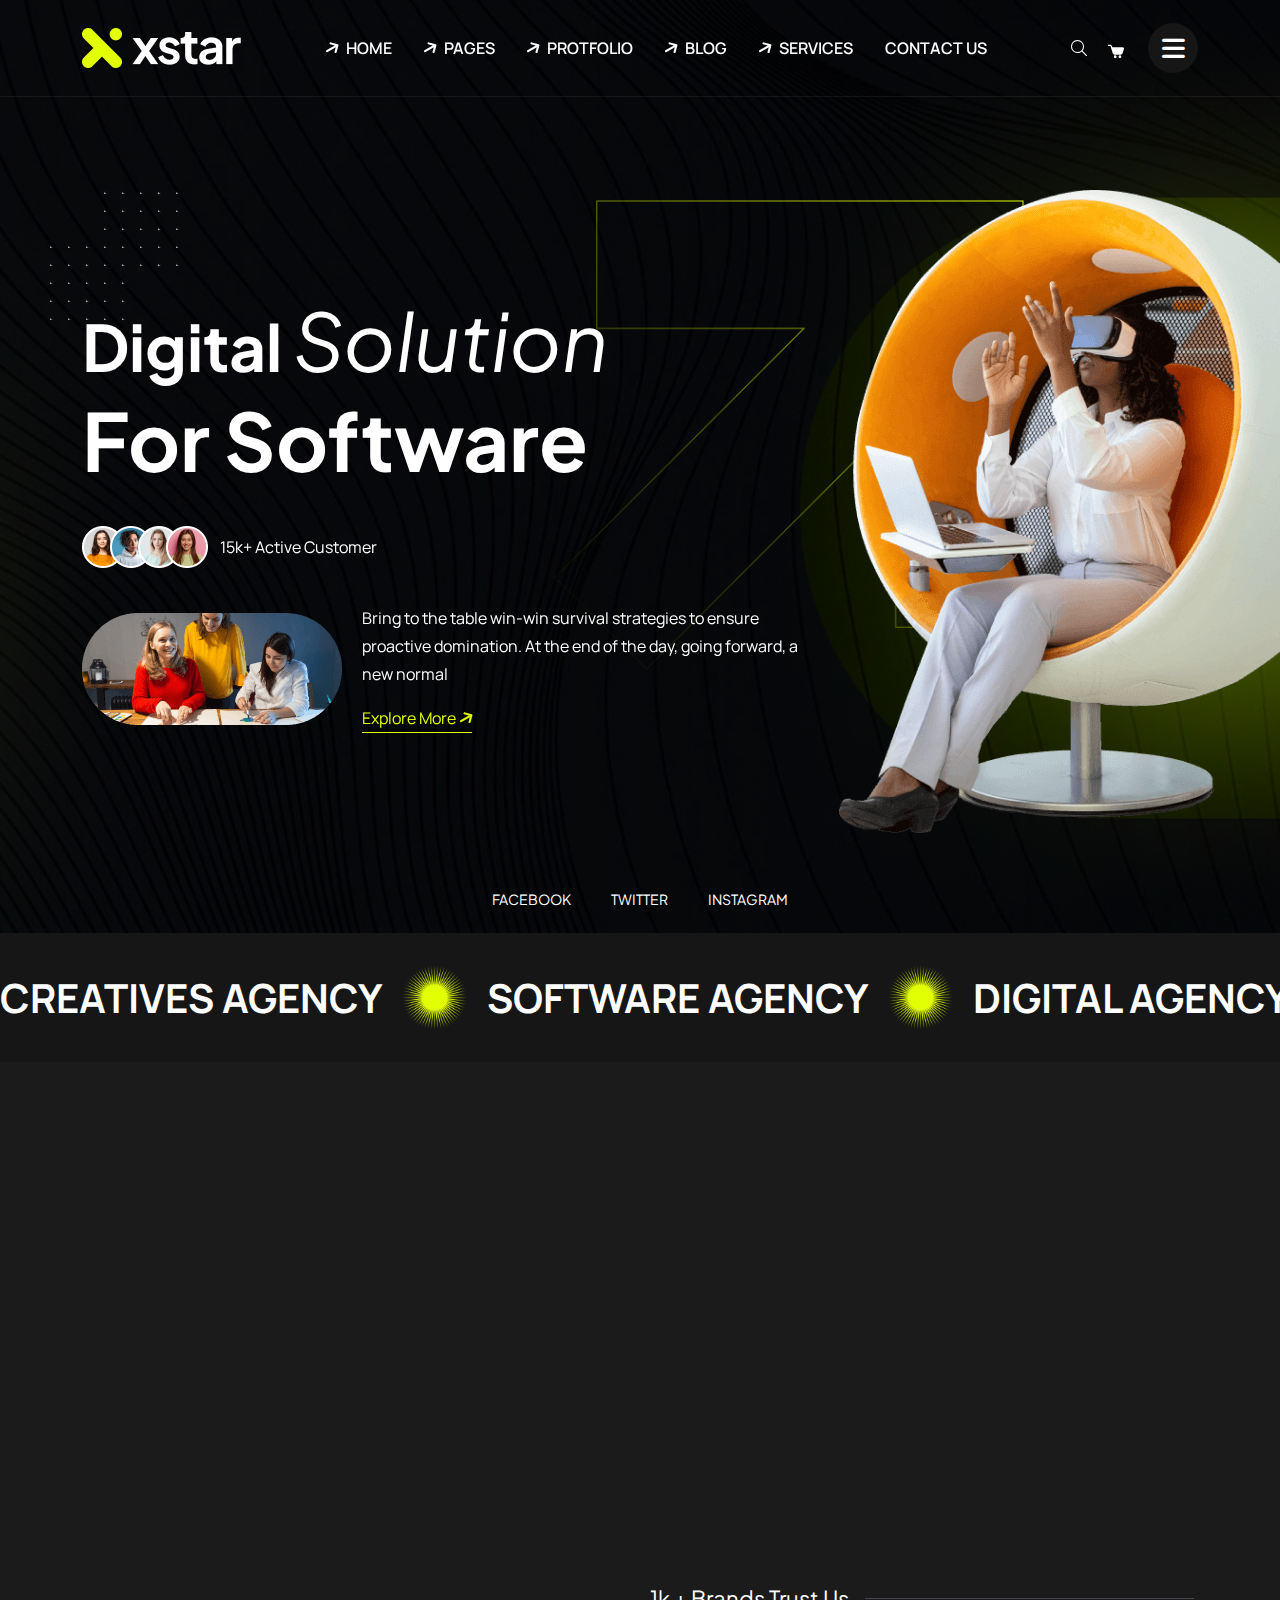
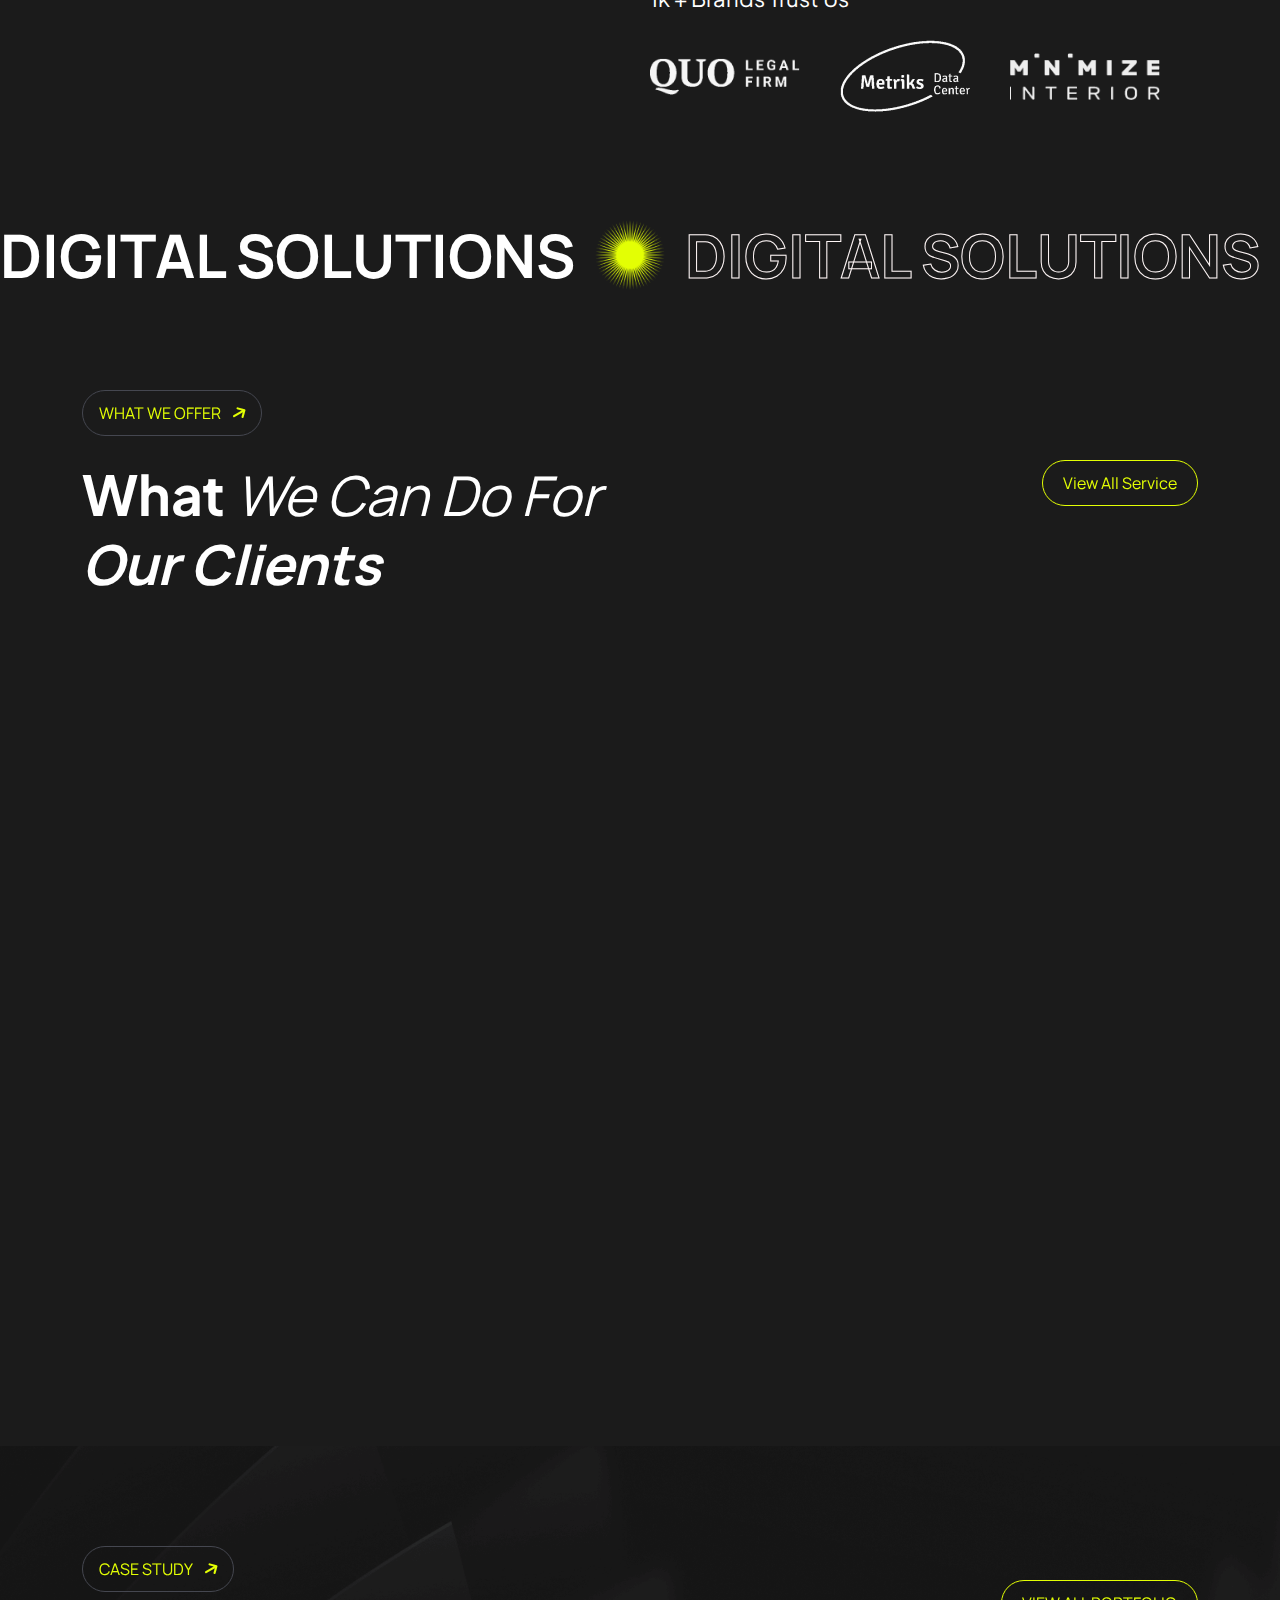
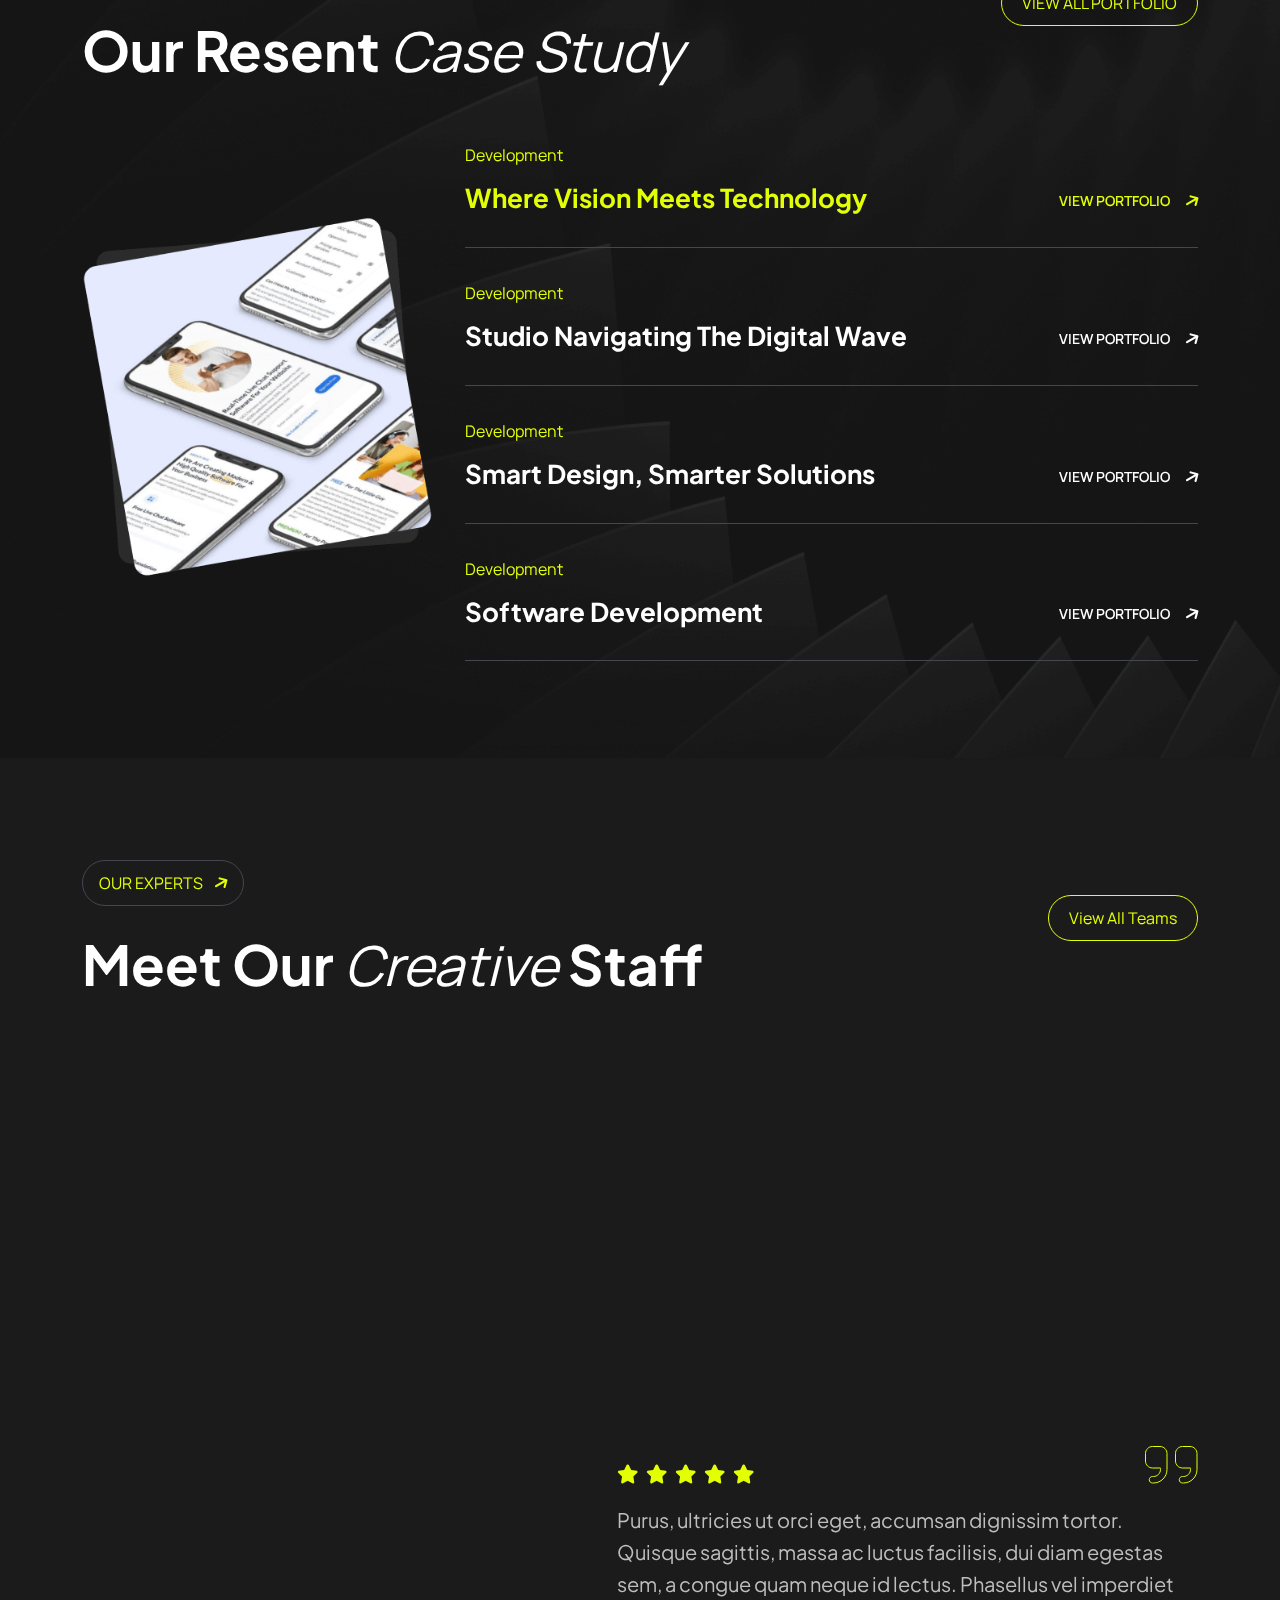
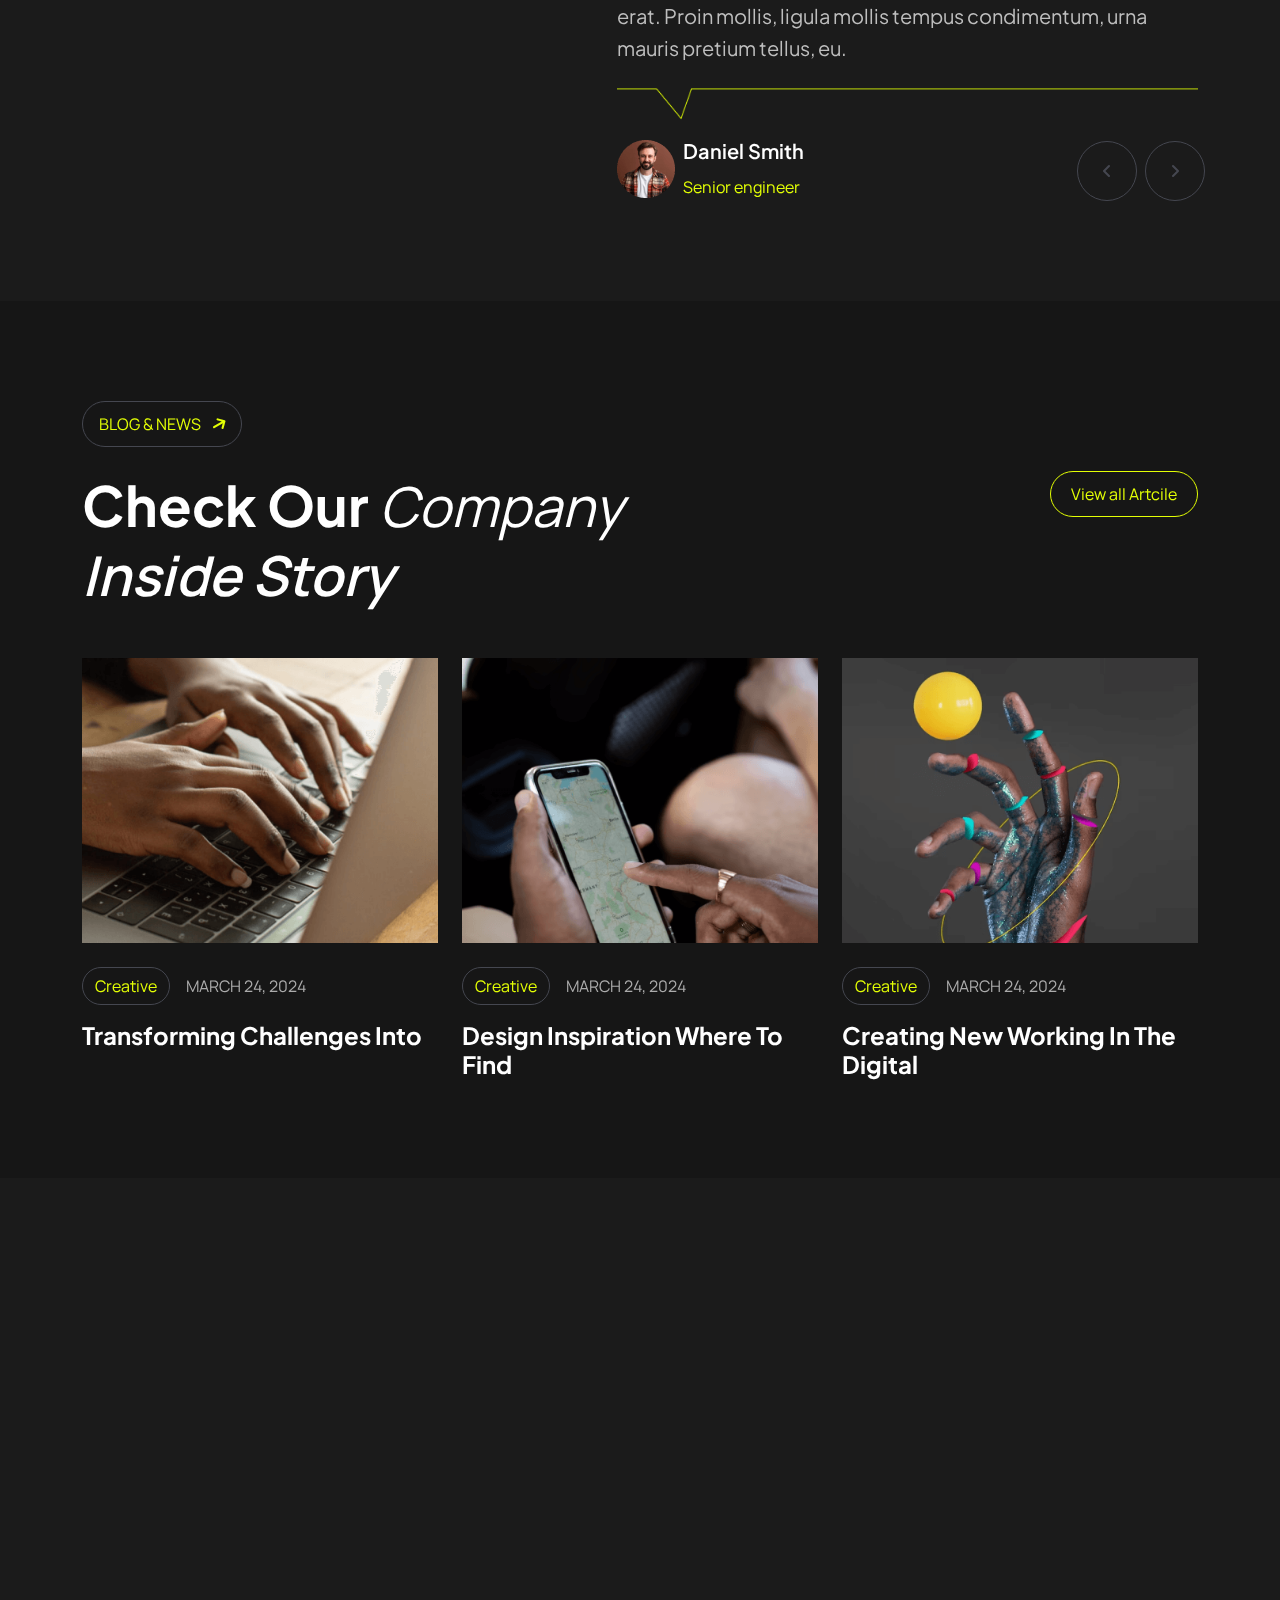
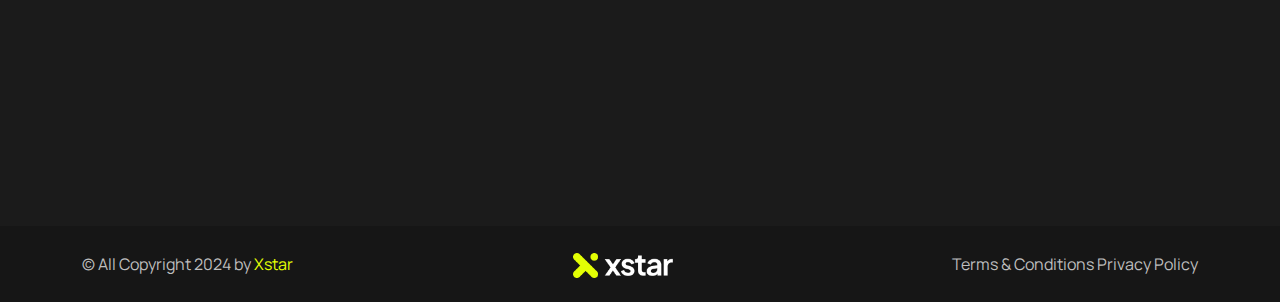
<file: index2.html>
<!doctype html>
<html lang="en">

<!--<< Header Area >>-->

<head>

    <!-- == Meta Tags == -->
    <meta charset="UTF-8">
    <meta http-equiv="X-UA-Compatible" content="IE=edge">
    <meta name="viewport" content="width=device-width, initial-scale=1.0">
    <!-- Keywords -->
    <meta name="keywords" content="boot, Bootstrap, Xstar - HTML Template">
    <!--  Description -->
    <meta name="description" content="Xstar - Landing HTML Template">
    <!-- == Page title == -->
    <title>Xstar - Digital Agency HTML Template</title>
    <!-- Favicon/x-icon -->
    <link rel="shortcut icon" href="assets/img/logo/favicon.png" type="image/x-icon">
    <!-- Bootstrap Min 5.2.3 Css-->
    <link rel="stylesheet" href="assets/css/bootstrap.min.css">
    <!-- Fontawsome Icons Css-->
    <link rel="stylesheet" href="assets/css/all.min.css">
    <!-- Magnifiq Popup Css -->
    <link rel="stylesheet" href="assets/css/magnific-popup.css">
    <!-- Nice Select Css -->
    <link rel="stylesheet" href="assets/css/nice-select.css">
    <!-- Swiper Slider Css -->
    <link rel="stylesheet" href="assets/css/swiper.min.css">
    <!-- Aos Animation Css -->
    <link rel="stylesheet" href="assets/css/aos.css">
    <!-- Main css -->
    <link rel="stylesheet" href="assets/css/main.css">
</head>

<body class="position-relative bg2-clr">

     <!-- Preloader Start -->
     <div id="preloader" class="preloader">
        <div class="animation-preloader">
            <div class="spinner">                
            </div>
            <div class="txt-loading">
                <span data-text-preloader="X" class="letters-loading">
                    X
                </span>
                <span data-text-preloader="S" class="letters-loading">
                    S
                </span>
                <span data-text-preloader="T" class="letters-loading">
                    T
                </span>
                <span data-text-preloader="A" class="letters-loading">
                    A
                </span>
                <span data-text-preloader="R" class="letters-loading">
                    R
                </span>
            </div>
            <p class="text-center">Loading</p>
        </div>
        <div class="loader">
            <div class="row">
                <div class="col-3 loader-section section-left">
                    <div class="bg"></div>
                </div>
                <div class="col-3 loader-section section-left">
                    <div class="bg"></div>
                </div>
                <div class="col-3 loader-section section-right">
                    <div class="bg"></div>
                </div>
                <div class="col-3 loader-section section-right">
                    <div class="bg"></div>
                </div>
            </div>
        </div>
    </div>

    <!-- Custom Header Start -->
    <header class="header-section cmn-fixed home2-border py-lg-0 py-6">
        <div class="container">
            <div class="main-navbar">
                <nav class="navbar-custom">
                    <div class="d-lg-flex flex-xl-nowrap flex-wrap align-items-center justify-content-lg-between">
                        <div class="d-flex align-items-center justify-content-between">
                            <a href="index.html" class="brand-logo">
                                <img class="w-100" src="assets/img/logo/logo.png" alt="logo">
                            </a>
                            <div class="d-flex align-items-center gap-xxl-5 gap-5">
                                <a href="javascript:void(0)" class="search-trigger search-icon d-lg-none d-block">
                                    <i class="fal fa-search"></i>
                                </a>
                                <button class="navbar-toggle-btn d-block d-lg-none" type="button">
                                    <span></span>
                                    <span></span>
                                    <span></span>
                                    <span></span>
                                </button>
                            </div>
                        </div>
                        <div class="navbar-toggle-item">
                            <ul
                                class="custom-nav d-lg-flex d-grid gap-xxl-10 gap-xl-8 gap-lg-5 gap-md-2 gap-2 pt-lg-0 pt-5">
                                <li class="menu-item position-relative">
                                    <button class="position-relative ps-5  white-clr fw_500 cus-z1">
                                        Home
                                    </button>
                                    <ul class="sub-menu px-lg-4 py-xxl-3 py-2">
                                        <li class="menu-link py-1">
                                            <a href="index.html" class="fw_500 white-clr">Home Version-1</a>
                                        </li>
                                        <li class="menu-link py-1">
                                            <a href="index2.html" class="fw_500 white-clr">Home Version-2</a>
                                        </li>
                                        <li class="menu-link py-1">
                                            <a href="index3.html" class="fw_500 white-clr">Home Version-3</a>
                                        </li>
                                        <li class="menu-link py-1">
                                            <a href="index4.html" class="fw_500 white-clr">Home Version-4</a>
                                        </li>
                                    </ul>
                                </li>
                                <li class="menu-item position-relative">
                                    <button class="position-relative  ps-5 fw_500 white-clr cus-z1">
                                        Pages
                                    </button>
                                    <ul class="sub-menu px-lg-4 py-xxl-3 py-2">
                                        <li class="menu-link py-1">
                                            <a href="about.html" class="fw_500 white-clr">About</a>
                                        </li>
                                        <li class="menu-link py-1">
                                            <a href="pricing.html" class="fw_500 white-clr">Pricing Plan</a>
                                        </li>
                                        <li class="menu-link py-1">
                                            <a href="team.html" class="fw_500 white-clr">Team Grid</a>
                                        </li>
                                        <li class="menu-link py-1">
                                            <a href="team-details.html" class="fw_500 white-clr">Team Details</a>
                                        </li>
                                        <li class="menu-link py-1">
                                            <a href="faq.html" class="fw_500 white-clr">Faqs</a>
                                        </li>
                                        <li class="menu-link py-1">
                                            <a href="contact.html" class="fw_500 white-clr">Contact</a>
                                        </li>
                                        <li class="menu-link py-1">
                                            <a href="oops.html" class="fw_500 white-clr">Oops 404</a>
                                        </li>
                                    </ul>
                                </li>
                                <li class="menu-item position-relative">
                                    <button class="position-relative  ps-5 fw_500 white-clr cus-z1">
                                        Protfolio
                                    </button>
                                    <ul class="sub-menu px-lg-4 py-xxl-3 py-2">
                                        <li class="menu-link py-1">
                                            <a href="study-grid.html" class="fw_500 white-clr">Case Study</a>
                                        </li>
                                        <li class="menu-link py-1">
                                            <a href="study-details.html" class="fw_500 white-clr">Case Study Details</a>
                                        </li>
                                    </ul>
                                </li>
                                <li class="menu-item position-relative">
                                    <button class="position-relative  ps-5 fw_500 white-clr cus-z1">
                                        Blog
                                    </button>
                                    <ul class="sub-menu px-lg-4 py-xxl-3 py-2">
                                        <li class="menu-link py-1">
                                            <a href="blog-grid.html" class="fw_500 white-clr">Blog Grid</a>
                                        </li>
                                        <li class="menu-link py-1">
                                            <a href="blog-list.html" class="fw_500 white-clr">Blog List</a>
                                        </li>
                                        <li class="menu-link py-1">
                                            <a href="blog-details.html" class="fw_500 white-clr">Blog Details</a>
                                        </li>
                                    </ul>
                                </li>
                                <li class="menu-item position-relative">
                                    <button class="position-relative  ps-5 fw_500 white-clr cus-z1">
                                        Services
                                    </button>
                                    <ul class="sub-menu px-lg-4 py-xxl-3 py-2">
                                        <li class="menu-link py-1">
                                            <a href="service.html" class="fw_500 white-clr">Service</a>
                                        </li>
                                        <li class="menu-link py-1">
                                            <a href="service-details.html" class="fw_500 white-clr">Service Details</a>
                                        </li>
                                    </ul>
                                </li>
                                <li class="menu-item position-relative">
                                    <a href="contact.html" class="fw_500">
                                        Contact Us
                                    </a>
                                </li>
                            </ul>
                        </div>
                        <div
                            class="d-lg-flex d-none d-grid justify-content-center ph-clickwrap align-items-center gap-xxl-7 gap-xl-6 gap-lg-5 gap-3">
                            <div class="search-shopcart d-flex gap-xxl-9 gap-xl-5 gap-3">
                                <a href="javascript:void(0)" class="search-trigger search-icon">
                                    <i class="fal fa-search"></i>
                                </a>
                                <a href="contact.html" class="shop-cart">
                                    <svg width="17" height="16" viewBox="0 0 17 16" fill="none"
                                        xmlns="http://www.w3.org/2000/svg">
                                        <g clip-path="url(#clip0_6205_2234)">
                                            <path
                                                d="M13.6814 12.6667H7.60217C6.72549 12.6667 5.94818 12.0993 5.71093 11.2867L3.65611 4.41932C3.58311 4.17066 3.34045 3.99999 3.06333 3.99999H1.45327C1.07948 3.99999 0.777344 3.70132 0.777344 3.33332C0.777344 2.96532 1.07948 2.66666 1.45327 2.66666H3.06333C3.94 2.66666 4.71664 3.23399 4.95389 4.04666L5.33849 5.33332H15.6768C16.0986 5.33332 16.4987 5.53132 16.7468 5.86332C16.9928 6.19266 17.0638 6.60466 16.9414 6.99399L15.547 11.3593C15.2739 12.1473 14.5257 12.6667 13.6814 12.6667Z"
                                                fill="white" />
                                            <path
                                                d="M8.2122 16C7.46666 16 6.86035 15.402 6.86035 14.6667C6.86035 13.9313 7.46666 13.3333 8.2122 13.3333C8.95775 13.3333 9.56406 13.9313 9.56406 14.6667C9.56406 15.402 8.95775 16 8.2122 16Z"
                                                fill="white" />
                                            <path
                                                d="M12.9436 16C12.1981 16 11.5918 15.402 11.5918 14.6667C11.5918 13.9313 12.1981 13.3333 12.9436 13.3333C13.6892 13.3333 14.2955 13.9313 14.2955 14.6667C14.2955 15.402 13.6892 16 12.9436 16Z"
                                                fill="white" />
                                        </g>
                                        <defs>
                                            <clipPath id="clip0_6205_2234">
                                                <rect width="16.2222" height="16" fill="white"
                                                    transform="translate(0.777344)" />
                                            </clipPath>
                                        </defs>
                                    </svg>

                                </a>
                            </div>
                            <div class="remove-click remove-clickbg-adding d-center m-auto">
                                <i class="fas fa-bars"></i>
                            </div>
                        </div>
                    </div>
                </nav>
            </div>
        </div>
    </header>
    <!-- Custom Header End -->



    <!-- Custom Search Start -->
    <div class="search-wrap">
        <div class="search-inner">
            <i class="fas fa-times search-close" id="search-close"></i>
            <div class="search-cell">
                <form method="get">
                    <div class="search-field-holder">
                        <input type="search" class="main-search-input" placeholder="Search...">
                    </div>
                </form>
            </div>
        </div>
    </div>
    <!-- Custom Search End -->

    <!-- Main start -->
    <main class="main position-relative overflow-hidden" id="mains">

        <!-- Custom Line Shape -->
        <div class="line-shape cus-z-1 first w-100 h-100 d-flex flex-wrap"></div>
        <!-- Custom Line Shape -->

        <!-- Hero Section Version0 -->
        <section class="hero-section-version2 position-relative">
            <div class="container">
                <div class="row g-5 align-items-center justify-content-between">
                    <div class="col-lg-8 col-md-7">
                        <div class="hero-v2-content">
                            <h1 class="mb-xxl-14 mb-xl-9 mb-lg-7 mb-6" data-aos="zoom-in" data-aos-duration="1500">
                                Digital <span class="regular">Solution</span>
                                <span class="d-block">
                                    For Software
                                </span>
                            </h1>
                            <div class="d-flex align-items-center gap-xxl-4 gap-3 mb-xxl-14 mb-xl-9 mb-lg-8 mb-6"
                                data-aos="zoom-in-up" data-aos-duration="1600">
                                <div class="customer-review-active">
                                    <a href="#">
                                        <img src="assets/img/team/avatar1.png" alt="img">
                                    </a>
                                    <a href="#">
                                        <img src="assets/img/team/avatar2.png" alt="img">
                                    </a>
                                    <a href="#">
                                        <img src="assets/img/team/avatar3.png" alt="img">
                                    </a>
                                    <a href="#">
                                        <img src="assets/img/team/avatar4.png" alt="img">
                                    </a>
                                </div>
                                <span class="customer-active">
                                    15k+ Active Customer
                                </span>
                            </div>
                            <div class="d-flex flex-lg-nowrap flex-wrap align-items-center gap-xxl-7 gap-xl-5 gap-4"
                                data-aos="zoom-in-up" data-aos-duration="1700">
                                <img src="assets/img/banner/hero-ringle.png" alt="img">
                                <div class="ringle-content">
                                    <p class="white-clr mb-xxl-5 mb-xl-4 mb-3">
                                        Bring to the table win-win survival strategies to ensure proactive domination.
                                        At the end of the day, going forward, a
                                        new normal
                                    </p>
                                    <a href="about.html" class="explore-more d-inline-flex align-items-center gap-1">
                                        Explore More
                                        <span class="rot60">
                                            <i class="fas fa-arrow-up"></i>
                                        </span>
                                    </a>
                                </div>
                            </div>
                        </div>
                    </div>
                    <div class="col-lg-4 col-md-5">
                        <div class="hero-v2-thumb">
                            <img src="assets/img/banner/hero-v2-thumb.png" alt="img">
                        </div>
                    </div>
                </div>
            </div>
            <!-- Element -->
            <img src="assets/img/element/cmn-dost.png" alt="img" class="hero-v2-element">
            <img src="assets/img/element/arrow-cmn.png" alt="img" class="hero-v2-arrow">
            <!-- Element -->

            <!-- Social -->
            <div class="spilit-socail d-flex align-items-center gap-xxl-16 gap-xl-10 gap-5">
                <a href="">
                    FaceBook
                </a>
                <a href="">
                    Twitter
                </a>
                <a href="">
                    Instagram
                </a>
            </div>
            <!-- Social -->
        </section>
        <!-- Hero Section Version0 -->

        <!-- Text SLider Start -->
        <div class="digital-solution digital-software py-sm-8 py-5 bg1-clr">
            <div class="mycustom-marque">
                <div class="scrolling-wrap">
                    <div class="comm">
                        <div class="cmn-textslide">Creatives AGENCY</div>
                        <div><img src="assets/img/client/text-slide.png" alt="img"></div>
                        <div class="cmn-textslide">software agency</div>
                        <div><img src="assets/img/client/text-slide.png" alt="img"></div>
                        <div class="cmn-textslide">Digital Agency</div>
                        <div><img src="assets/img/client/text-slide.png" alt="img"></div>
                        <div class="cmn-textslide">products design</div>
                    </div>
                    <div class="comm">
                        <div class="cmn-textslide">Creatives AGENCY</div>
                        <div><img src="assets/img/client/text-slide.png" alt="img"></div>
                        <div class="cmn-textslide">software agency</div>
                        <div><img src="assets/img/client/text-slide.png" alt="img"></div>
                        <div class="cmn-textslide">Digital Agency</div>
                        <div><img src="assets/img/client/text-slide.png" alt="img"></div>
                        <div class="cmn-textslide">products design</div>
                    </div>
                </div>
            </div>
        </div>
        <!-- Text Slider End -->

        <!-- About v02 Start -->
        <section class="about-product pt-space pb-20">
            <div class="container">
                <div class="row g-xxl-7 g-lg-5 g-7">
                    <div class="col-lg-6">
                        <div class="about-product-thumb w-100" data-aos="zoom-in" data-aos-duration="2000">
                            <img src="assets/img/about/about-v02.png" alt="img" class="w-100">
                        </div>
                    </div>
                    <div class="col-lg-6">
                        <div class="about-product-content about-content-v02 ps-xxl-10">
                            <div class="pricing-title">
                                <div class="radius-btn text-uppercase cmn-border d-inline-flex radius100 py-xxl-2 py-2 px-xxl-4 px-4 theme-clr gap-xxl-4 gap-3 mb-xxl-7 mb-xl-6 mb-5"
                                    data-aos="fade-up-right" data-aos-duration="1500">
                                    ABOUT COMPANY
                                    <span class="rot60 d-inline-block">
                                        <i class="fas fa-arrow-up theme-clr"></i>
                                    </span>
                                </div>
                                <h2 class="stitle mb-xxl-8 mb-xl-7 mb-xl-5 mb-4" data-aos="fade-up"
                                    data-aos-duration="1600">
                                    We Create Impactful
                                    <span class="regular">
                                        Digital Experiences
                                    </span>
                                </h2>
                                <div class="d-flex flex-sm-nowrap flex-wrap align-items-center gap-xxl-10 gap-7 gap-md-5 gap-4 mb-xxl-11 mb-xl-10 mb-lg-9 mb-md-7 mb-6"
                                    data-aos="fade-up" data-aos-duration="1900">
                                    <div class="about-count">
                                        <h2>
                                            <span class="count">25</span>
                                            <span>K+</span>
                                        </h2>
                                        <span class="pra-clr">
                                            Completed projects
                                        </span>
                                    </div>
                                    <p>
                                        Bring to the table win-win survival strategies to ensure proactive domination.
                                        At
                                        the end of the day, going
                                    </p>
                                </div>
                                <div class="about-sponsor">
                                    <div class="brand d-flex gap-4 align-items-center mb-xxl-8 mb-xl-7 mb-lg-5 mb-4">
                                        <h6>
                                            1k + Brands Trust Us
                                        </h6>
                                        <span class="brand-border d-lg-block d-none">

                                        </span>
                                    </div>
                                    <div
                                        class="sponsor-inner d-flex align-items-center gap-xxl-13 gap-xl-10 gap-lg-8 gap-md-6 gap-5 mb-xxl-10 mb-xl-7 mb-lg-6 mb-6">
                                        <a href="index.html">
                                            <img src="assets/img/client/c1.png" alt="img">
                                        </a>
                                        <a href="index.html">
                                            <img src="assets/img/client/c2.png" alt="img">
                                        </a>
                                        <a href="index.html">
                                            <img src="assets/img/client/c3.png" alt="img">
                                        </a>
                                    </div>
                                </div>
                            </div>
                        </div>
                    </div>
                </div>
            </div>
        </section>
        <!-- About v02 End -->

        <!-- Text SLider Start -->
        <div class="digital-solution testi-italic">
            <div class="mycustom-marque">
                <div class="scrolling-wrap">
                    <div class="comm">
                        <div class="cmn-textslide">DIGITAL solutions</div>
                        <div><img src="assets/img/client/text-slide.png" alt="img"></div>
                        <div class="cmn-textslide text-custom-storke">DIGITAL solutions</div>
                        <div class="cmn-textslide">DIGITAL solutions</div>
                        <div><img src="assets/img/client/text-slide.png" alt="img"></div>
                        <div class="cmn-textslide text-custom-storke">DIGITAL solutions</div>
                    </div>
                    <div class="comm">
                        <div class="cmn-textslide">DIGITAL solutions</div>
                        <div><img src="assets/img/client/text-slide.png" alt="img"></div>
                        <div class="cmn-textslide text-custom-storke">DIGITAL solutions</div>
                        <div class="cmn-textslide">DIGITAL solutions</div>
                        <div><img src="assets/img/client/text-slide.png" alt="img"></div>
                        <div class="cmn-textslide text-custom-storke">DIGITAL solutions</div>
                    </div>
                </div>
            </div>
        </div>
        <!-- Text Slider End -->

        <!-- Offer Start -->
        <section class="offer-sectionv02 pt-space pb-space">
            <div class="container position-relative">
                <div
                    class="d-flex align-items-center justify-content-between flex-wrap gap-5 mb-xxl-17 mb-xl-12 mb-lg-10 mb-md-10 mb-sm-10 mb-9">
                    <div class="pricing-title">
                        <div
                            class="radius-btn text-uppercase cmn-border d-inline-flex radius100 py-xxl-3 py-2 px-xxl-4 px-4 theme-clr gap-xxl-4 gap-3">
                            WHAT WE OFFER
                            <span class="rot60 d-inline-block">
                                <i class="fas fa-arrow-up theme-clr"></i>
                            </span>
                        </div>
                        <h2 class="stitle mt-xxl-8 mt-xl-6 mt-5">
                            What <span class="fw-400">We Can Do for</span>
                            <span class="d-block fw-bold">
                                Our Clients
                            </span>
                        </h2>
                    </div>
                    <a href="service.html"
                        class="radius-btn d-inline-flex text-capitalize radius100 py-xxl-2 py-2 px-xxl-5 px-5 theme-border theme-clr gap-xxl-4 gap-3 mb-xxl-8 mb-xl-6 mb-5">
                        view all service
                    </a>
                </div>
                <div class="row g-xxl-7 g-xl-6 g-4">
                    <div class="col-lg-4 col-md-6 col-sm-6" data-aos="fade-up" data-aos-duration="1000"
                        data-aos-delay="500">
                        <div class="offer-item d-md-flex d-grid gap-xxl-6 gap-xl-5 gap-lg-4 gap-3 p-xxl-6 p-xl-5 p-4">
                            <div class="icon-area d-md-grid d-flex justify-content-between mb-md-0 mb-4">
                                <div class="icon">
                                    <img src="assets/img/element/offer1.png" alt="img">
                                </div>
                                <h5 class="seri white-clr d-flex align-items-end">
                                    01
                                </h5>
                            </div>
                            <div class="content">
                                <h5 class="white-clr mb-xxl-6 mb-xl-5 mb-4">
                                    product Design
                                </h5>
                                <p class="pra-clr mb-xxl-6 mb-xl-5 mb-4">
                                    Domination. At the end of the day, going forward, a new normal that has evolved from
                                    generation on the
                                    runway
                                </p>
                                <a href="contact.html" class="white-clr d-flex gap-4">
                                    Explore More
                                    <span class="rot60">
                                        <i class="fas fa-arrow-up white-clr"></i>
                                    </span>
                                </a>
                            </div>
                        </div>
                    </div>
                    <div class="col-lg-4 col-md-6 col-sm-6" data-aos="fade-up" data-aos-duration="1000"
                        data-aos-delay="700">
                        <div class="offer-item d-md-flex d-grid gap-xxl-6 gap-xl-5 gap-lg-4 gap-3 p-xxl-6 p-xl-5 p-4">
                            <div class="icon-area d-md-grid d-flex justify-content-between mb-md-0 mb-4">
                                <div class="icon">
                                    <img src="assets/img/element/offer2.png" alt="img">
                                </div>
                                <h5 class="seri white-clr d-flex align-items-end">
                                    02
                                </h5>
                            </div>
                            <div class="content">
                                <h5 class="white-clr mb-xxl-6 mb-xl-5 mb-4">
                                    UI/UX design
                                </h5>
                                <p class="pra-clr mb-xxl-6 mb-xl-5 mb-4">
                                    Domination. At the end of the day, going forward, a new normal that has evolved from
                                    generation on the
                                    runway
                                </p>
                                <a href="contact.html" class="white-clr d-flex gap-4">
                                    Explore More
                                    <span class="rot60">
                                        <i class="fas fa-arrow-up white-clr"></i>
                                    </span>
                                </a>
                            </div>
                        </div>
                    </div>
                    <div class="col-lg-4 col-md-6 col-sm-6" data-aos="fade-up" data-aos-duration="1000"
                        data-aos-delay="900">
                        <div class="offer-item d-md-flex d-grid gap-xxl-6 gap-xl-5 gap-lg-4 gap-3 p-xxl-6 p-xl-5 p-4">
                            <div class="icon-area d-md-grid d-flex justify-content-between mb-md-0 mb-4">
                                <div class="icon">
                                    <img src="assets/img/element/offer3.png" alt="img">
                                </div>
                                <h5 class="seri white-clr d-flex align-items-end">
                                    03
                                </h5>
                            </div>
                            <div class="content">
                                <h5 class="white-clr mb-xxl-6 mb-xl-5 mb-4">
                                    Branding Design
                                </h5>
                                <p class="pra-clr mb-xxl-6 mb-xl-5 mb-4">
                                    Domination. At the end of the day, going forward, a new normal that has evolved from
                                    generation on the
                                    runway
                                </p>
                                <a href="contact.html" class="white-clr d-flex gap-4">
                                    Explore More
                                    <span class="rot60">
                                        <i class="fas fa-arrow-up white-clr"></i>
                                    </span>
                                </a>
                            </div>
                        </div>
                    </div>
                </div>
            </div>
        </section>
        <!-- Offer End -->

        <!-- Software Watch Start -->
        <div class="software-fullwatch position-relative">
            <div class="video-wrapper">
                <video class="w-100 h-100" muted="" loop="" autoplay="">
                    <source src="https://softivuspro.com/rest/online%20education.mp4" type="video/mp4">
                </video>
            </div>
        </div>
        <!-- Software Watch End -->

        <!-- Tab Case Study Start -->
        <section class="case-study-section pt-space pb-space position-relative">
            <div class="container position-relative">
                <div
                    class="d-flex align-items-center justify-content-between flex-wrap gap-5 mb-xxl-15 mb-xl-12 mb-lg-10 mb-md-10 mb-sm-10 mb-9">
                    <div class="pricing-title">
                        <div
                            class="radius-btn text-uppercase cmn-border d-inline-flex radius100 py-xxl-2 py-2 px-xxl-4 px-4 theme-clr gap-xxl-4 gap-3 mb-xxl-8 mb-xl-6 mb-5">
                            Case Study
                            <span class="rot60 d-inline-block">
                                <i class="fas fa-arrow-up theme-clr"></i>
                            </span>
                        </div>
                        <h2 class="stitle">
                            Our Resent <span class="fw-400">Case Study</span>
                        </h2>
                    </div>
                    <a href="study-grid.html"
                        class="radius-btn d-inline-flex radius100 py-xxl-2 py-2 px-xxl-5 px-5 theme-border theme-clr gap-xxl-4 gap-3 mb-xxl-8 mb-xl-6 mb-5">
                        VIEW ALL PORTFOLIO
                    </a>
                </div>
                <div class="onhover-tabbing-wrap">
                    <div class="row align-items-center g-xxl-10 g-xl-8 g-5">
                        <div class="col-lg-4">
                            <div class="tab-content" id="nav-tabContent">
                                <div class="tab-pane fade show active" id="nav-home" role="tabpanel"
                                    aria-labelledby="nav-home-tab">
                                    <div class="tcase-thumb">
                                        <img src="assets/img/case/tcase1.png" alt="img">
                                    </div>
                                </div>
                                <div class="tab-pane fade" id="nav-profile" role="tabpanel"
                                    aria-labelledby="nav-profile-tab">
                                    <div class="tcase-thumb">
                                        <img src="assets/img/case/tcase2.png" alt="img">
                                    </div>
                                </div>
                                <div class="tab-pane fade" id="nav-contact" role="tabpanel"
                                    aria-labelledby="nav-contact-tab">
                                    <div class="tcase-thumb">
                                        <img src="assets/img/case/tcase1.png" alt="img">
                                    </div>
                                </div>
                                <div class="tab-pane fade" id="nav-contact01" role="tabpanel"
                                    aria-labelledby="nav-contact-tab01">
                                    <div class="tcase-thumb">
                                        <img src="assets/img/case/tcase2.png" alt="img">
                                    </div>
                                </div>
                            </div>
                        </div>
                        <div class="col-lg-8">
                            <div class="nav nav-tabs" id="nav-tab" role="tablist" data-toggle="tab-hover">
                                <div class="nav-link px-0 pb-xxl-10 pb-xl-8 pb-lg-6 pb-4 active" id="nav-home-tab"
                                    data-bs-toggle="tab" data-bs-target="#nav-home" role="tab" aria-controls="nav-home"
                                    aria-selected="true">
                                    <div class="info-left">
                                        <span class="devs text-start theme-clr d-block mb-xxl-4 mb-3">
                                            Development
                                        </span>
                                        <h4 class="white-clr text-start">
                                            Where Vision Meets Technology
                                        </h4>
                                    </div>
                                    <a href="study-details.html" class="right-info d-flex align-items-center gap-4">
                                        VIEW portfolio
                                        <span class="rot60">
                                            <i class="fas fa-arrow-up"></i>
                                        </span>
                                    </a>
                                </div>
                                <div class="nav-link px-0 py-xxl-10 py-xl-8 py-lg-6 py-4" id="nav-profile-tab"
                                    data-bs-toggle="tab" data-bs-target="#nav-profile" role="tab"
                                    aria-controls="nav-profile" aria-selected="false">
                                    <div class="info-left">
                                        <span class="devs text-start theme-clr d-block mb-xxl-4 mb-3">
                                            Development
                                        </span>
                                        <h4 class="white-clr text-start">
                                            Studio Navigating The Digital Wave
                                        </h4>
                                    </div>
                                    <a href="study-details.html" class="right-info d-flex align-items-center gap-4">
                                        VIEW portfolio
                                        <span class="rot60">
                                            <i class="fas fa-arrow-up"></i>
                                        </span>
                                    </a>
                                </div>
                                <div class="nav-link px-0 py-xxl-10 py-xl-8 py-lg-6 py-4" id="nav-contact-tab"
                                    data-bs-toggle="tab" data-bs-target="#nav-contact" role="tab"
                                    aria-controls="nav-contact" aria-selected="false">
                                    <div class="info-left">
                                        <span class="devs text-start theme-clr d-block mb-xxl-4 mb-3">
                                            Development
                                        </span>
                                        <h4 class="white-clr text-start">
                                            Smart Design, Smarter Solutions
                                        </h4>
                                    </div>
                                    <a href="study-details.html" class="right-info d-flex align-items-center gap-4">
                                        VIEW portfolio
                                        <span class="rot60">
                                            <i class="fas fa-arrow-up"></i>
                                        </span>
                                    </a>
                                </div>
                                <div class="nav-link px-0 py-xxl-10 py-xl-8 py-lg-6 py-4" id="nav-contact-tab01"
                                    data-bs-toggle="tab" data-bs-target="#nav-contact01" role="tab"
                                    aria-controls="nav-contact01" aria-selected="false">
                                    <div class="info-left">
                                        <span class="devs text-start theme-clr d-block mb-xxl-4 mb-3">
                                            Development
                                        </span>
                                        <h4 class="white-clr text-start">
                                            Software Development
                                        </h4>
                                    </div>
                                    <a href="study-details.html" class="right-info d-flex align-items-center gap-4">
                                        VIEW portfolio
                                        <span class="rot60">
                                            <i class="fas fa-arrow-up"></i>
                                        </span>
                                    </a>
                                </div>
                            </div>
                        </div>
                    </div>
                </div>
            </div>
        </section>
        <!-- Tab Case Study End -->

        <!-- Cmn Team version01 Start -->
        <section class="team-version01 pt-space pb-space">
            <div class="container position-relative">
                <div
                    class="d-flex align-items-center justify-content-between flex-wrap gap-5 mb-xxl-15 mb-xl-12 mb-lg-10 mb-md-10 mb-sm-10 mb-9">
                    <div class="pricing-title">
                        <div
                            class="radius-btn text-uppercase cmn-border d-inline-flex radius100 py-xxl-2 py-2 px-xxl-4 px-4 theme-clr gap-xxl-4 gap-3 mb-xxl-8 mb-xl-6 mb-5">
                            oUR experts
                            <span class="rot60 d-inline-block">
                                <i class="fas fa-arrow-up theme-clr"></i>
                            </span>
                        </div>
                        <h2 class="stitle">
                            Meet our <span class="fw-400">creative</span> staff
                        </h2>
                    </div>
                    <a href="team.html"
                        class="radius-btn d-inline-flex text-capitalize radius100 py-xxl-2 py-2 px-xxl-5 px-5 theme-border theme-clr gap-xxl-4 gap-3 mb-xxl-8 mb-xl-6 mb-5">
                        view all teams
                    </a>
                </div>
                <div class="row g-xxl-7 g-xl-5 g-4 justify-content-center">
                    <div class="col-xl-3 col-lg-4 col-md-6 col-sm-6" data-aos="zoom-in-left" data-aos-duration="1400">
                        <div class="team-common-item tilt">
                            <div class="thumb position-relative overflow-hidden w-100">
                                <img src="assets/img/team/team1.png" alt="img" class="overflow-hidden w-100">
                                <div class="namebox py-xxl-5 py-xl-4 py-sm-3 py-2 px-3 text-center">
                                    <span class="text-uppercase white-clr d-block mb-2">
                                        Ceo
                                    </span>
                                    <h5>
                                        <a href="team-details.html" class="htheme white-clr">
                                            esther Howard
                                        </a>
                                    </h5>
                                </div>
                                <ul class="common-social d-grid align-items-center gap-2">
                                    <li data-aos="zoom-in-right" data-aos-duration="1400">
                                        <a href="#" class="d-center">
                                            <svg width="10" height="16" viewBox="0 0 10 16" fill="none"
                                                xmlns="http://www.w3.org/2000/svg">
                                                <g opacity="0.8" clip-path="url(#clip0_6308_2803)">
                                                    <path
                                                        d="M8.72266 9L9.16703 6.10437H6.38859V4.22531C6.38859 3.43313 6.77672 2.66094 8.02109 2.66094H9.28422V0.195625C9.28422 0.195625 8.13797 0 7.04203 0C4.75391 0 3.25828 1.38688 3.25828 3.8975V6.10437H0.714844V9H3.25828V16H6.38859V9H8.72266Z"
                                                        fill="white" />
                                                </g>
                                                <defs>
                                                    <clipPath id="clip0_6308_2803">
                                                        <rect width="10" height="16" fill="white" />
                                                    </clipPath>
                                                </defs>
                                            </svg>
                                        </a>
                                    </li>
                                    <li data-aos="zoom-in-right" data-aos-duration="1600">
                                        <a href="#" class="d-center">
                                            <svg width="16" height="16" viewBox="0 0 16 16" fill="none"
                                                xmlns="http://www.w3.org/2000/svg">
                                                <path
                                                    d="M14.3553 4.74149C14.3655 4.88362 14.3655 5.02577 14.3655 5.1679C14.3655 9.5029 11.066 14.4978 5.03553 14.4978C3.17766 14.4978 1.45178 13.9597 0 13.0258C0.263969 13.0562 0.51775 13.0664 0.791875 13.0664C2.32484 13.0664 3.73603 12.5486 4.86294 11.6654C3.42131 11.6349 2.21319 10.6907 1.79694 9.39124C2 9.42168 2.20303 9.44199 2.41625 9.44199C2.71066 9.44199 3.00509 9.40137 3.27919 9.33034C1.77666 9.02574 0.649719 7.70596 0.649719 6.11205V6.07146C1.08625 6.31512 1.59391 6.4674 2.13194 6.48768C1.24869 5.89884 0.670031 4.89377 0.670031 3.75671C0.670031 3.14759 0.832437 2.58921 1.11672 2.1019C2.73094 4.09174 5.15734 5.39121 7.87812 5.53337C7.82737 5.28971 7.79691 5.03593 7.79691 4.78212C7.79691 2.97499 9.25884 1.50293 11.0761 1.50293C12.0202 1.50293 12.873 1.89887 13.472 2.53846C14.2131 2.39634 14.9238 2.12221 15.5532 1.74659C15.3096 2.50802 14.7918 3.14762 14.1116 3.55368C14.7715 3.48265 15.4111 3.29987 15.9999 3.04609C15.5533 3.6958 14.9949 4.27446 14.3553 4.74149V4.74149Z"
                                                    fill="white" />
                                            </svg>
                                        </a>
                                    </li>
                                    <li data-aos="zoom-in-right" data-aos-duration="1800">
                                        <a href="#" class="d-center">
                                            <svg width="14" height="16" viewBox="0 0 14 16" fill="none"
                                                xmlns="http://www.w3.org/2000/svg">
                                                <g opacity="0.8">
                                                    <path
                                                        d="M3.13375 13.9997H0.23125V4.65281H3.13375V13.9997ZM1.68094 3.37781C0.752813 3.37781 0 2.60906 0 1.68094C6.64312e-09 1.23513 0.177098 0.807572 0.492335 0.492335C0.807572 0.177098 1.23513 0 1.68094 0C2.12675 0 2.5543 0.177098 2.86954 0.492335C3.18478 0.807572 3.36188 1.23513 3.36188 1.68094C3.36188 2.60906 2.60875 3.37781 1.68094 3.37781ZM13.9969 13.9997H11.1006V9.44969C11.1006 8.36531 11.0787 6.97469 9.59156 6.97469C8.0825 6.97469 7.85125 8.15281 7.85125 9.37156V13.9997H4.95188V4.65281H7.73562V5.92781H7.77625C8.16375 5.19344 9.11031 4.41844 10.5225 4.41844C13.46 4.41844 14 6.35281 14 8.86531V13.9997H13.9969Z"
                                                        fill="white" />
                                                </g>
                                            </svg>
                                        </a>
                                    </li>
                                    <li data-aos="zoom-in-right" data-aos-duration="1900">
                                        <a href="#" class="d-center">
                                            <svg width="18" height="12" viewBox="0 0 18 12" fill="none"
                                                xmlns="http://www.w3.org/2000/svg">
                                                <path
                                                    d="M17.1769 1.87759C16.9806 1.13853 16.4023 0.556469 15.668 0.358938C14.337 0 9.00014 0 9.00014 0C9.00014 0 3.66327 0 2.3323 0.358938C1.59802 0.5565 1.0197 1.13853 0.823422 1.87759C0.466797 3.21719 0.466797 6.01213 0.466797 6.01213C0.466797 6.01213 0.466797 8.80706 0.823422 10.1467C1.0197 10.8857 1.59802 11.4435 2.3323 11.6411C3.66327 12 9.00014 12 9.00014 12C9.00014 12 14.337 12 15.668 11.6411C16.4023 11.4435 16.9806 10.8857 17.1769 10.1467C17.5335 8.80706 17.5335 6.01213 17.5335 6.01213C17.5335 6.01213 17.5335 3.21719 17.1769 1.87759V1.87759ZM7.25467 8.54972V3.47453L11.7153 6.01219L7.25467 8.54972V8.54972Z"
                                                    fill="white" />
                                            </svg>
                                        </a>
                                    </li>
                                </ul>
                            </div>
                        </div>
                    </div>
                    <div class="col-xl-3 col-lg-4 col-md-6 col-sm-6" data-aos="zoom-in-left" data-aos-duration="1600">
                        <div class="team-common-item tilt">
                            <div class="thumb position-relative overflow-hidden w-100">
                                <img src="assets/img/team/team2.png" alt="img" class="overflow-hidden w-100">
                                <div class="namebox py-xxl-5 py-xl-4 py-sm-3 py-2 px-3 text-center">
                                    <span class="text-capitalize white-clr d-block mb-2">
                                        Web Designer
                                    </span>
                                    <h5>
                                        <a href="team-details.html" class="htheme white-clr">
                                            Albert Flores
                                        </a>
                                    </h5>
                                </div>
                                <ul class="common-social d-grid align-items-center gap-2">
                                    <li data-aos="zoom-in-right" data-aos-duration="1400">
                                        <a href="#" class="d-center">
                                            <svg width="10" height="16" viewBox="0 0 10 16" fill="none"
                                                xmlns="http://www.w3.org/2000/svg">
                                                <g opacity="0.8" clip-path="url(#clip0_6308_2804)">
                                                    <path
                                                        d="M8.72266 9L9.16703 6.10437H6.38859V4.22531C6.38859 3.43313 6.77672 2.66094 8.02109 2.66094H9.28422V0.195625C9.28422 0.195625 8.13797 0 7.04203 0C4.75391 0 3.25828 1.38688 3.25828 3.8975V6.10437H0.714844V9H3.25828V16H6.38859V9H8.72266Z"
                                                        fill="white" />
                                                </g>
                                                <defs>
                                                    <clipPath id="clip0_6308_2804">
                                                        <rect width="10" height="16" fill="white" />
                                                    </clipPath>
                                                </defs>
                                            </svg>
                                        </a>
                                    </li>
                                    <li data-aos="zoom-in-right" data-aos-duration="1600">
                                        <a href="#" class="d-center">
                                            <svg width="16" height="16" viewBox="0 0 16 16" fill="none"
                                                xmlns="http://www.w3.org/2000/svg">
                                                <path
                                                    d="M14.3553 4.74149C14.3655 4.88362 14.3655 5.02577 14.3655 5.1679C14.3655 9.5029 11.066 14.4978 5.03553 14.4978C3.17766 14.4978 1.45178 13.9597 0 13.0258C0.263969 13.0562 0.51775 13.0664 0.791875 13.0664C2.32484 13.0664 3.73603 12.5486 4.86294 11.6654C3.42131 11.6349 2.21319 10.6907 1.79694 9.39124C2 9.42168 2.20303 9.44199 2.41625 9.44199C2.71066 9.44199 3.00509 9.40137 3.27919 9.33034C1.77666 9.02574 0.649719 7.70596 0.649719 6.11205V6.07146C1.08625 6.31512 1.59391 6.4674 2.13194 6.48768C1.24869 5.89884 0.670031 4.89377 0.670031 3.75671C0.670031 3.14759 0.832437 2.58921 1.11672 2.1019C2.73094 4.09174 5.15734 5.39121 7.87812 5.53337C7.82737 5.28971 7.79691 5.03593 7.79691 4.78212C7.79691 2.97499 9.25884 1.50293 11.0761 1.50293C12.0202 1.50293 12.873 1.89887 13.472 2.53846C14.2131 2.39634 14.9238 2.12221 15.5532 1.74659C15.3096 2.50802 14.7918 3.14762 14.1116 3.55368C14.7715 3.48265 15.4111 3.29987 15.9999 3.04609C15.5533 3.6958 14.9949 4.27446 14.3553 4.74149V4.74149Z"
                                                    fill="white" />
                                            </svg>
                                        </a>
                                    </li>
                                    <li data-aos="zoom-in-right" data-aos-duration="1800">
                                        <a href="#" class="d-center">
                                            <svg width="14" height="16" viewBox="0 0 14 16" fill="none"
                                                xmlns="http://www.w3.org/2000/svg">
                                                <g opacity="0.8">
                                                    <path
                                                        d="M3.13375 13.9997H0.23125V4.65281H3.13375V13.9997ZM1.68094 3.37781C0.752813 3.37781 0 2.60906 0 1.68094C6.64312e-09 1.23513 0.177098 0.807572 0.492335 0.492335C0.807572 0.177098 1.23513 0 1.68094 0C2.12675 0 2.5543 0.177098 2.86954 0.492335C3.18478 0.807572 3.36188 1.23513 3.36188 1.68094C3.36188 2.60906 2.60875 3.37781 1.68094 3.37781ZM13.9969 13.9997H11.1006V9.44969C11.1006 8.36531 11.0787 6.97469 9.59156 6.97469C8.0825 6.97469 7.85125 8.15281 7.85125 9.37156V13.9997H4.95188V4.65281H7.73562V5.92781H7.77625C8.16375 5.19344 9.11031 4.41844 10.5225 4.41844C13.46 4.41844 14 6.35281 14 8.86531V13.9997H13.9969Z"
                                                        fill="white" />
                                                </g>
                                            </svg>
                                        </a>
                                    </li>
                                    <li data-aos="zoom-in-right" data-aos-duration="1900">
                                        <a href="#" class="d-center">
                                            <svg width="18" height="12" viewBox="0 0 18 12" fill="none"
                                                xmlns="http://www.w3.org/2000/svg">
                                                <path
                                                    d="M17.1769 1.87759C16.9806 1.13853 16.4023 0.556469 15.668 0.358938C14.337 0 9.00014 0 9.00014 0C9.00014 0 3.66327 0 2.3323 0.358938C1.59802 0.5565 1.0197 1.13853 0.823422 1.87759C0.466797 3.21719 0.466797 6.01213 0.466797 6.01213C0.466797 6.01213 0.466797 8.80706 0.823422 10.1467C1.0197 10.8857 1.59802 11.4435 2.3323 11.6411C3.66327 12 9.00014 12 9.00014 12C9.00014 12 14.337 12 15.668 11.6411C16.4023 11.4435 16.9806 10.8857 17.1769 10.1467C17.5335 8.80706 17.5335 6.01213 17.5335 6.01213C17.5335 6.01213 17.5335 3.21719 17.1769 1.87759V1.87759ZM7.25467 8.54972V3.47453L11.7153 6.01219L7.25467 8.54972V8.54972Z"
                                                    fill="white" />
                                            </svg>
                                        </a>
                                    </li>
                                </ul>
                            </div>
                        </div>
                    </div>
                    <div class="col-xl-3 col-lg-4 col-md-6 col-sm-6" data-aos="zoom-in-left" data-aos-duration="1700">
                        <div class="team-common-item tilt">
                            <div class="thumb position-relative overflow-hidden w-100">
                                <img src="assets/img/team/team3.png" alt="img" class="overflow-hidden w-100">
                                <div class="namebox py-xxl-5 py-xl-4 py-sm-3 py-2 px-3 text-center">
                                    <span class="text-capitalize white-clr d-block mb-2">
                                        UI/UX designer
                                    </span>
                                    <h5>
                                        <a href="team-details.html" class="htheme white-clr">
                                            Darlene Robertson
                                        </a>
                                    </h5>
                                </div>
                                <ul class="common-social d-grid align-items-center gap-2">
                                    <li data-aos="zoom-in-right" data-aos-duration="1400">
                                        <a href="#" class="d-center">
                                            <svg width="10" height="16" viewBox="0 0 10 16" fill="none"
                                                xmlns="http://www.w3.org/2000/svg">
                                                <g opacity="0.8" clip-path="url(#clip0_6308_2805)">
                                                    <path
                                                        d="M8.72266 9L9.16703 6.10437H6.38859V4.22531C6.38859 3.43313 6.77672 2.66094 8.02109 2.66094H9.28422V0.195625C9.28422 0.195625 8.13797 0 7.04203 0C4.75391 0 3.25828 1.38688 3.25828 3.8975V6.10437H0.714844V9H3.25828V16H6.38859V9H8.72266Z"
                                                        fill="white" />
                                                </g>
                                                <defs>
                                                    <clipPath id="clip0_6308_2805">
                                                        <rect width="10" height="16" fill="white" />
                                                    </clipPath>
                                                </defs>
                                            </svg>
                                        </a>
                                    </li>
                                    <li data-aos="zoom-in-right" data-aos-duration="1600">
                                        <a href="#" class="d-center">
                                            <svg width="16" height="16" viewBox="0 0 16 16" fill="none"
                                                xmlns="http://www.w3.org/2000/svg">
                                                <path
                                                    d="M14.3553 4.74149C14.3655 4.88362 14.3655 5.02577 14.3655 5.1679C14.3655 9.5029 11.066 14.4978 5.03553 14.4978C3.17766 14.4978 1.45178 13.9597 0 13.0258C0.263969 13.0562 0.51775 13.0664 0.791875 13.0664C2.32484 13.0664 3.73603 12.5486 4.86294 11.6654C3.42131 11.6349 2.21319 10.6907 1.79694 9.39124C2 9.42168 2.20303 9.44199 2.41625 9.44199C2.71066 9.44199 3.00509 9.40137 3.27919 9.33034C1.77666 9.02574 0.649719 7.70596 0.649719 6.11205V6.07146C1.08625 6.31512 1.59391 6.4674 2.13194 6.48768C1.24869 5.89884 0.670031 4.89377 0.670031 3.75671C0.670031 3.14759 0.832437 2.58921 1.11672 2.1019C2.73094 4.09174 5.15734 5.39121 7.87812 5.53337C7.82737 5.28971 7.79691 5.03593 7.79691 4.78212C7.79691 2.97499 9.25884 1.50293 11.0761 1.50293C12.0202 1.50293 12.873 1.89887 13.472 2.53846C14.2131 2.39634 14.9238 2.12221 15.5532 1.74659C15.3096 2.50802 14.7918 3.14762 14.1116 3.55368C14.7715 3.48265 15.4111 3.29987 15.9999 3.04609C15.5533 3.6958 14.9949 4.27446 14.3553 4.74149V4.74149Z"
                                                    fill="white" />
                                            </svg>
                                        </a>
                                    </li>
                                    <li data-aos="zoom-in-right" data-aos-duration="1800">
                                        <a href="#" class="d-center">
                                            <svg width="14" height="16" viewBox="0 0 14 16" fill="none"
                                                xmlns="http://www.w3.org/2000/svg">
                                                <g opacity="0.8">
                                                    <path
                                                        d="M3.13375 13.9997H0.23125V4.65281H3.13375V13.9997ZM1.68094 3.37781C0.752813 3.37781 0 2.60906 0 1.68094C6.64312e-09 1.23513 0.177098 0.807572 0.492335 0.492335C0.807572 0.177098 1.23513 0 1.68094 0C2.12675 0 2.5543 0.177098 2.86954 0.492335C3.18478 0.807572 3.36188 1.23513 3.36188 1.68094C3.36188 2.60906 2.60875 3.37781 1.68094 3.37781ZM13.9969 13.9997H11.1006V9.44969C11.1006 8.36531 11.0787 6.97469 9.59156 6.97469C8.0825 6.97469 7.85125 8.15281 7.85125 9.37156V13.9997H4.95188V4.65281H7.73562V5.92781H7.77625C8.16375 5.19344 9.11031 4.41844 10.5225 4.41844C13.46 4.41844 14 6.35281 14 8.86531V13.9997H13.9969Z"
                                                        fill="white" />
                                                </g>
                                            </svg>
                                        </a>
                                    </li>
                                    <li data-aos="zoom-in-right" data-aos-duration="1900">
                                        <a href="#" class="d-center">
                                            <svg width="18" height="12" viewBox="0 0 18 12" fill="none"
                                                xmlns="http://www.w3.org/2000/svg">
                                                <path
                                                    d="M17.1769 1.87759C16.9806 1.13853 16.4023 0.556469 15.668 0.358938C14.337 0 9.00014 0 9.00014 0C9.00014 0 3.66327 0 2.3323 0.358938C1.59802 0.5565 1.0197 1.13853 0.823422 1.87759C0.466797 3.21719 0.466797 6.01213 0.466797 6.01213C0.466797 6.01213 0.466797 8.80706 0.823422 10.1467C1.0197 10.8857 1.59802 11.4435 2.3323 11.6411C3.66327 12 9.00014 12 9.00014 12C9.00014 12 14.337 12 15.668 11.6411C16.4023 11.4435 16.9806 10.8857 17.1769 10.1467C17.5335 8.80706 17.5335 6.01213 17.5335 6.01213C17.5335 6.01213 17.5335 3.21719 17.1769 1.87759V1.87759ZM7.25467 8.54972V3.47453L11.7153 6.01219L7.25467 8.54972V8.54972Z"
                                                    fill="white" />
                                            </svg>
                                        </a>
                                    </li>
                                </ul>
                            </div>
                        </div>
                    </div>
                    <div class="col-xl-3 col-lg-4 col-md-6 col-sm-6" data-aos="zoom-in-left" data-aos-duration="1800">
                        <div class="team-common-item tilt">
                            <div class="thumb position-relative overflow-hidden w-100">
                                <img src="assets/img/team/team4.png" alt="img" class="overflow-hidden w-100">
                                <div class="namebox py-xxl-5 py-xl-4 py-sm-3 py-2 px-3 text-center">
                                    <span class="text-capitalize white-clr d-block mb-2">
                                        Web Developer
                                    </span>
                                    <h5>
                                        <a href="team-details.html" class="htheme white-clr">
                                            Marvin Mckinney
                                        </a>
                                    </h5>
                                </div>
                                <ul class="common-social d-grid align-items-center gap-2">
                                    <li data-aos="zoom-in-right" data-aos-duration="1400">
                                        <a href="#" class="d-center">
                                            <svg width="10" height="16" viewBox="0 0 10 16" fill="none"
                                                xmlns="http://www.w3.org/2000/svg">
                                                <g opacity="0.8" clip-path="url(#clip0_6308_2806)">
                                                    <path
                                                        d="M8.72266 9L9.16703 6.10437H6.38859V4.22531C6.38859 3.43313 6.77672 2.66094 8.02109 2.66094H9.28422V0.195625C9.28422 0.195625 8.13797 0 7.04203 0C4.75391 0 3.25828 1.38688 3.25828 3.8975V6.10437H0.714844V9H3.25828V16H6.38859V9H8.72266Z"
                                                        fill="white" />
                                                </g>
                                                <defs>
                                                    <clipPath id="clip0_6308_2806">
                                                        <rect width="10" height="16" fill="white" />
                                                    </clipPath>
                                                </defs>
                                            </svg>
                                        </a>
                                    </li>
                                    <li data-aos="zoom-in-right" data-aos-duration="1600">
                                        <a href="#" class="d-center">
                                            <svg width="16" height="16" viewBox="0 0 16 16" fill="none"
                                                xmlns="http://www.w3.org/2000/svg">
                                                <path
                                                    d="M14.3553 4.74149C14.3655 4.88362 14.3655 5.02577 14.3655 5.1679C14.3655 9.5029 11.066 14.4978 5.03553 14.4978C3.17766 14.4978 1.45178 13.9597 0 13.0258C0.263969 13.0562 0.51775 13.0664 0.791875 13.0664C2.32484 13.0664 3.73603 12.5486 4.86294 11.6654C3.42131 11.6349 2.21319 10.6907 1.79694 9.39124C2 9.42168 2.20303 9.44199 2.41625 9.44199C2.71066 9.44199 3.00509 9.40137 3.27919 9.33034C1.77666 9.02574 0.649719 7.70596 0.649719 6.11205V6.07146C1.08625 6.31512 1.59391 6.4674 2.13194 6.48768C1.24869 5.89884 0.670031 4.89377 0.670031 3.75671C0.670031 3.14759 0.832437 2.58921 1.11672 2.1019C2.73094 4.09174 5.15734 5.39121 7.87812 5.53337C7.82737 5.28971 7.79691 5.03593 7.79691 4.78212C7.79691 2.97499 9.25884 1.50293 11.0761 1.50293C12.0202 1.50293 12.873 1.89887 13.472 2.53846C14.2131 2.39634 14.9238 2.12221 15.5532 1.74659C15.3096 2.50802 14.7918 3.14762 14.1116 3.55368C14.7715 3.48265 15.4111 3.29987 15.9999 3.04609C15.5533 3.6958 14.9949 4.27446 14.3553 4.74149V4.74149Z"
                                                    fill="white" />
                                            </svg>
                                        </a>
                                    </li>
                                    <li data-aos="zoom-in-right" data-aos-duration="1800">
                                        <a href="#" class="d-center">
                                            <svg width="14" height="16" viewBox="0 0 14 16" fill="none"
                                                xmlns="http://www.w3.org/2000/svg">
                                                <g opacity="0.8">
                                                    <path
                                                        d="M3.13375 13.9997H0.23125V4.65281H3.13375V13.9997ZM1.68094 3.37781C0.752813 3.37781 0 2.60906 0 1.68094C6.64312e-09 1.23513 0.177098 0.807572 0.492335 0.492335C0.807572 0.177098 1.23513 0 1.68094 0C2.12675 0 2.5543 0.177098 2.86954 0.492335C3.18478 0.807572 3.36188 1.23513 3.36188 1.68094C3.36188 2.60906 2.60875 3.37781 1.68094 3.37781ZM13.9969 13.9997H11.1006V9.44969C11.1006 8.36531 11.0787 6.97469 9.59156 6.97469C8.0825 6.97469 7.85125 8.15281 7.85125 9.37156V13.9997H4.95188V4.65281H7.73562V5.92781H7.77625C8.16375 5.19344 9.11031 4.41844 10.5225 4.41844C13.46 4.41844 14 6.35281 14 8.86531V13.9997H13.9969Z"
                                                        fill="white" />
                                                </g>
                                            </svg>
                                        </a>
                                    </li>
                                    <li data-aos="zoom-in-right" data-aos-duration="1900">
                                        <a href="#" class="d-center">
                                            <svg width="18" height="12" viewBox="0 0 18 12" fill="none"
                                                xmlns="http://www.w3.org/2000/svg">
                                                <path
                                                    d="M17.1769 1.87759C16.9806 1.13853 16.4023 0.556469 15.668 0.358938C14.337 0 9.00014 0 9.00014 0C9.00014 0 3.66327 0 2.3323 0.358938C1.59802 0.5565 1.0197 1.13853 0.823422 1.87759C0.466797 3.21719 0.466797 6.01213 0.466797 6.01213C0.466797 6.01213 0.466797 8.80706 0.823422 10.1467C1.0197 10.8857 1.59802 11.4435 2.3323 11.6411C3.66327 12 9.00014 12 9.00014 12C9.00014 12 14.337 12 15.668 11.6411C16.4023 11.4435 16.9806 10.8857 17.1769 10.1467C17.5335 8.80706 17.5335 6.01213 17.5335 6.01213C17.5335 6.01213 17.5335 3.21719 17.1769 1.87759V1.87759ZM7.25467 8.54972V3.47453L11.7153 6.01219L7.25467 8.54972V8.54972Z"
                                                    fill="white" />
                                            </svg>
                                        </a>
                                    </li>
                                </ul>
                            </div>
                        </div>
                    </div>
                </div>
            </div>
        </section>
        <!-- Cmn Team version01 End -->

        <!-- Version01 Testimonial Start -->
        <section class="testimonial-version02-section pb-space position-relative">
            <div class="container position-relative">
                <div class="row g-6">
                    <div class="col-lg-5">
                        <div class="testimonial-thumbv02 w-100 position-relative" data-aos="zoom-in"
                            data-aos-duration="1400" data-aos-delay="50">
                            <img src="assets/img/testimonial/testimonialv2.png" alt="img" class="w-100">
                            <span class="arrow-element">
                                <img src="assets/img/element/arrow-cmn.png" alt="img">
                            </span>
                        </div>
                    </div>
                    <div class="col-lg-7">
                        <div class="swiper testimonial-version01 position-relative">
                            <div class="swiper-wrapper">
                                <div class="swiper-slide">
                                    <div class="testimonial-zero-oneitem">
                                        <div class="content ms-xl-15">
                                            <div class="d-flex align-items-center justify-content-between">
                                                <div class="ratting-area d-flex align-items-center gap-2">
                                                    <i class="fa-solid fa-star theme-clr"></i>
                                                    <i class="fa-solid fa-star theme-clr"></i>
                                                    <i class="fa-solid fa-star theme-clr"></i>
                                                    <i class="fa-solid fa-star theme-clr"></i>
                                                    <i class="fa-solid fa-star theme-clr"></i>
                                                </div>
                                                <div class="icon mb-xxl-6 mb-xl-5 mb-4">
                                                    <svg width="53" height="38" viewBox="0 0 53 38" fill="none"
                                                        xmlns="http://www.w3.org/2000/svg">
                                                        <path
                                                            d="M45.5 22.5V22H45H37.5C33.6394 22 30.5 18.8606 30.5 15V7.5C30.5 3.63942 33.6394 0.5 37.5 0.5H45C48.8606 0.5 52 3.63942 52 7.5V11.25V15V23.4375C52 30.9309 45.9309 37 38.4375 37H37.5C35.7019 37 34.25 35.5481 34.25 33.75C34.25 31.9519 35.7019 30.5 37.5 30.5H38.4375C42.3347 30.5 45.5 27.3347 45.5 23.4375V22.5ZM15.5 22.5V22H15H7.5C3.63942 22 0.5 18.8606 0.5 15V7.5C0.5 3.63942 3.63942 0.5 7.5 0.5H15C18.8606 0.5 22 3.63942 22 7.5V11.25V15V23.4375C22 30.9309 15.9309 37 8.4375 37H7.5C5.70192 37 4.25 35.5481 4.25 33.75C4.25 31.9519 5.70192 30.5 7.5 30.5H8.4375C12.3347 30.5 15.5 27.3347 15.5 23.4375V22.5Z"
                                                            stroke="#E3FF04" />
                                                    </svg>
                                                </div>
                                            </div>
                                            <p class="pra-clr mb-xxl-8 mb-xl-6 mb-lg-5 mb-4">
                                                Purus, ultricies ut orci eget, accumsan dignissim tortor. Quisque
                                                sagittis, massa ac luctus facilisis, dui diam egestas
                                                sem, a congue quam neque id lectus. Phasellus vel imperdiet erat. Proin
                                                mollis, ligula mollis tempus condimentum, urna
                                                mauris pretium tellus, eu.
                                            </p>
                                            <div class="vector d-md-block d-none mb-xxl-5 mb-4 w-100">
                                                <img src="assets/img/element/testi-v2-element.png" alt="img"
                                                    class="w-100">
                                            </div>
                                            <div class="d-flex align-items-center gap-xxl-3 gap-2">
                                                <div class="savannah">
                                                    <img src="assets/img/testimonial/nguyen.png" alt="img">
                                                </div>
                                                <div class="desig">
                                                    <h6 class="white-clr mb-2">
                                                        Daniel Smith
                                                    </h6>
                                                    <span class="theme-clr">
                                                        Senior engineer
                                                    </span>
                                                </div>
                                            </div>
                                        </div>
                                    </div>
                                </div>
                            </div>
                        </div>
                    </div>
                </div>
                <div
                    class="slider-button d-flex gap-xxl-3 gap-2 align-items-center justify-content-between slider-button-60">
                    <button class="cmn-prev cmn-border d-center" tabindex="0" aria-label="Next slide">
                        <i class="fa-solid fa-angle-left"></i>
                    </button>
                    <button class="cmn-next cmn-border d-center" tabindex="0" aria-label="Previous slide">
                        <i class="fa-solid fa-angle-right"></i>
                    </button>
                </div>
            </div>
        </section>
        <!-- Version01 Testimonial End -->

        <!-- Version02 BLog One Start -->
        <section class="home-blog-version1 bg1-clr pb-space pt-space">
            <div class="container zindex position-relative">
                <div
                    class="d-flex align-items-center justify-content-between flex-wrap gap-5 mb-xxl-15 mb-xl-12 mb-lg-10 mb-md-10 mb-sm-10 mb-9">
                    <div class="pricing-title">
                        <div
                            class="radius-btn text-uppercase cmn-border d-inline-flex radius100 py-xxl-2 py-2 px-xxl-4 px-4 theme-clr gap-xxl-4 gap-3 mb-xxl-8 mb-xl-6 mb-5">
                            BLOG & News
                            <span class="rot60 d-inline-block">
                                <i class="fas fa-arrow-up theme-clr"></i>
                            </span>
                        </div>
                        <h2 class="stitle">
                            Check Our <span class="fw-400">Company</span>
                            <span class="d-block fw-semibold">
                                Inside Story
                            </span>
                        </h2>
                    </div>
                    <a href="blog-grid.html"
                        class="radius-btn d-inline-flex radius100 py-xxl-2 py-2 px-xxl-5 px-5 theme-border theme-clr gap-xxl-4 gap-3 mb-xxl-8 mb-xl-6 mb-5">
                        View all Artcile
                    </a>
                </div>
                <div class="row g-xxl-7 g-xl-6 g-4">
                    <div class="col-lg-4 col-md-6 col-sm-6">
                        <div class="blog-widget-item">
                            <div class="thumb w-100 overflow-hidden mb-xxl-7 mb-xl-6 mb-4">
                                <img src="assets/img/blog/mblog1.png" alt="img" class="w-100 overflow-hidden">
                            </div>
                            <div class="blog-cont">
                                <div class="d-flex align-items-center gap-xxl-5 gap-xl-4 gap-3 mb-xxl-5 mb-xl-4 mb-3">
                                    <a href="blog-details.html"
                                        class="radius-btn cmn-border radius100 py-xxl-1 py-1 px-xxl-4 px-3 theme-clr">
                                        Creative
                                    </a>
                                    <span class="bspan-clr">
                                        MARCH 24, 2024
                                    </span>
                                </div>
                                <h5>
                                    <a href="blog-details.html" class="white-clr">
                                        Transforming Challenges into
                                    </a>
                                </h5>
                            </div>
                        </div>
                    </div>
                    <div class="col-lg-4 col-md-6 col-sm-6">
                        <div class="blog-widget-item">
                            <div class="thumb w-100 overflow-hidden mb-xxl-7 mb-xl-6 mb-4">
                                <img src="assets/img/blog/mblog2.png" alt="img" class="w-100 overflow-hidden">
                            </div>
                            <div class="blog-cont">
                                <div class="d-flex align-items-center gap-xxl-5 gap-xl-4 gap-3 mb-xxl-5 mb-xl-4 mb-3">
                                    <a href="blog-details.html"
                                        class="radius-btn cmn-border radius100 py-xxl-1 py-1 px-xxl-4 px-3 theme-clr">
                                        Creative
                                    </a>
                                    <span class="bspan-clr">
                                        MARCH 24, 2024
                                    </span>
                                </div>
                                <h5>
                                    <a href="blog-details.html" class="white-clr">
                                        Design Inspiration Where to Find
                                    </a>
                                </h5>
                            </div>
                        </div>
                    </div>
                    <div class="col-lg-4 col-md-6 col-sm-6">
                        <div class="blog-widget-item">
                            <div class="thumb w-100 overflow-hidden mb-xxl-7 mb-xl-6 mb-4">
                                <img src="assets/img/blog/mblog3.png" alt="img" class="w-100 overflow-hidden">
                            </div>
                            <div class="blog-cont">
                                <div class="d-flex align-items-center gap-xxl-5 gap-xl-4 gap-3 mb-xxl-5 mb-xl-4 mb-3">
                                    <a href="blog-details.html"
                                        class="radius-btn cmn-border radius100 py-xxl-1 py-1 px-xxl-4 px-3 theme-clr">
                                        Creative
                                    </a>
                                    <span class="bspan-clr">
                                        MARCH 24, 2024
                                    </span>
                                </div>
                                <h5>
                                    <a href="blog-details.html" class="white-clr">
                                        Creating new working in the digital
                                    </a>
                                </h5>
                            </div>
                        </div>
                    </div>
                </div>
            </div>
        </section>
        <!-- Version02 BLog One End -->

    </main>
    <!-- Main End -->

    <!-- Footer Version-2 Start -->
    <footer class="footer-version-two bg2-clr">
        <div class="footer-topversion-two pt-20 pb-20">
            <div class="container">
                <div class="row gy-lg-0 gy-10 mt-xxl-5 mb-xxl-5 justify-content-between">
                    <div class="col-xxl-6 col-xl-6 col-lg-7">
                        <div class="footer-widget">
                            <div class="footer-lets-title mb-xxl-20 mb-xl-15 mb-lg-10 mb-8">
                                <span
                                    class="fdisplay-title d-flex gap-2 align-items-center mb-xxl-10 mb-xl-8 mb-lg-6 mb-6"
                                    data-aos="zoom-in-right" data-aos-duration="1400">
                                    Let’s <span class="talk" data-aos="zoom-in-up" data-aos-duration="1800">talk!</span>
                                </span>
                                <p class="pra-clr" data-aos="zoom-in" data-aos-duration="1800">
                                    Bring to the table win-win survival strategies to ensure proactive domination. At
                                    the end of the day, going forward, a
                                    new normal that has evolved
                                </p>
                            </div>
                            <div class="d-flex footer-widger-inner align-items-center">
                                <div class="box">
                                    <h5 class="footer-title mb-xxl-7 mb-xl-6 mb-5" data-aos="zoom-in-down"
                                        data-aos-duration="1900">
                                        Quick Links
                                        <svg class="d-block mt-xxl-4 mt-3" width="83" height="2" viewBox="0 0 83 2"
                                            fill="none" xmlns="http://www.w3.org/2000/svg">
                                            <line y1="-1" x2="83" y2="-1" transform="matrix(1 0 0 -1 0 0)"
                                                stroke="url(#paint0_linear_6308_43042)" stroke-width="2" />
                                            <defs>
                                                <linearGradient id="paint0_linear_6308_43042" x1="4.02912"
                                                    y1="0.000277584" x2="80" y2="0.000110496"
                                                    gradientUnits="userSpaceOnUse">
                                                    <stop offset="0" stop-color="#E3FF04" />
                                                    <stop offset="1" stop-color="#E3FF04" stop-opacity="0" />
                                                </linearGradient>
                                            </defs>
                                        </svg>
                                    </h5>
                                    <ul class="link-footer d-grid gap-xxl-5 gap-4" data-aos="zoom-in"
                                        data-aos-duration="1400">
                                        <li>
                                            <a href="about.html"
                                                class="d-flex align-items-center gap-2 flink-items pra-clr">
                                                <span class="ani-icons">
                                                    <i class="fas fa-angle-double-right pra-clr"></i>
                                                </span>
                                                About Xstar
                                            </a>
                                        </li>
                                        <li>
                                            <a href="service.html"
                                                class="d-flex align-items-center gap-2 flink-items pra-clr">
                                                <span class="ani-icons">
                                                    <i class="fas fa-angle-double-right pra-clr"></i>
                                                </span>
                                                Our Services
                                            </a>
                                        </li>
                                        <li>
                                            <a href="blog-grid.html"
                                                class="d-flex align-items-center gap-2 flink-items pra-clr">
                                                <span class="ani-icons">
                                                    <i class="fas fa-angle-double-right pra-clr"></i>
                                                </span>
                                                Our Blogs
                                            </a>
                                        </li>
                                        <li>
                                            <a href="contact.html"
                                                class="d-flex align-items-center gap-2 flink-items pra-clr">
                                                <span class="ani-icons">
                                                    <i class="fas fa-angle-double-right pra-clr"></i>
                                                </span>
                                                Contact Us
                                            </a>
                                        </li>
                                    </ul>
                                </div>
                                <div class="box2">
                                    <h5 class="footer-title mb-xxl-7 mb-xl-6 mb-5" data-aos="zoom-in-down"
                                        data-aos-duration="1900">
                                        Contact Us
                                        <svg class="d-block mt-xxl-4 mt-3" width="83" height="2" viewBox="0 0 83 2"
                                            fill="none" xmlns="http://www.w3.org/2000/svg">
                                            <line y1="-1" x2="83" y2="-1" transform="matrix(1 0 0 -1 0 0)"
                                                stroke="url(#paint0_linear_6308_43)" stroke-width="2" />
                                            <defs>
                                                <linearGradient id="paint0_linear_6308_43" x1="4.02912" y1="0.000277584"
                                                    x2="80" y2="0.000110496" gradientUnits="userSpaceOnUse">
                                                    <stop offset="0" stop-color="#E3FF04" />
                                                    <stop offset="1" stop-color="#E3FF04" stop-opacity="0" />
                                                </linearGradient>
                                            </defs>
                                        </svg>
                                    </h5>
                                    <p class="pra-clr mb-xxl-7 mb-xl-6 mb-6" data-aos="zoom-in"
                                        data-aos-duration="1400">
                                        4517 Washington. mg Manchester, Kentucky 39495
                                    </p>
                                    <span class="d-block" data-aos="zoom-in" data-aos-duration="1600">
                                        <span class="fw-bold white-clr mb-xxl-3 mb-2 d-block">
                                            Phone Call:
                                        </span>
                                        <span class="pra-clr">
                                            208-6666-0112, 308-5555-0113
                                        </span>
                                    </span>
                                </div>
                            </div>
                        </div>
                    </div>
                    <div class="col-xxl-5 col-xl-6 col-lg-5">
                        <form action="#" class="common-form">
                            <div class="row g-xxl-8 g-xl-7 g-6">
                                <div class="col-xl-6" data-aos="zoom-in-right" data-aos-duration="1400">
                                    <div class="gorm-grp">
                                        <label class="fw-medium white mb-xxl-5 mb-xl-4 mb-3" for="name">Your
                                            Name*</label>
                                        <input id="name" type="text" placeholder="Your Name">
                                    </div>
                                </div>
                                <div class="col-xl-6" data-aos="zoom-in-right" data-aos-duration="1400">
                                    <div class="gorm-grp">
                                        <label class="fw-medium white mb-xxl-5 mb-xl-4 mb-3" for="emails">Your
                                            Email*</label>
                                        <input id="emails" type="text" placeholder="Your Email">
                                    </div>
                                </div>
                                <div class="col-xl-12" data-aos="zoom-in-right" data-aos-duration="1400">
                                    <div class="gorm-grp">
                                        <label for="mess" class="fw-medium white mb-xxl-5 mb-xl-4 mb-3">Your
                                            Message*</label>
                                        <textarea name="write" id="mess" rows="5"
                                            placeholder="Write Message"></textarea>
                                    </div>
                                </div>
                                <div class="col-xl-12" data-aos="zoom-in-right" data-aos-duration="1400">
                                    <div class="gorm-grp">
                                        <button type="submit"
                                            class="getin-touch d-flex align-items-center justify-content-center gap-3 white-clr p-xxl-4 p-xl-3 p-lg-2 p-2 w-100 text-semibold">
                                            <span class="icons">
                                                <i class="fas fa-arrow-up theme-clr"></i>
                                            </span>
                                            Get In Touch
                                        </button>
                                    </div>
                                </div>
                            </div>
                        </form>
                    </div>
                </div>
            </div>
        </div>
        <div class="footer-bottom-version-two bg1-clr px-xxl-6 px-6 py-xxl-6 py-xl-6 py-6">
            <div class="container">
                <div
                    class="d-md-flex gap-md-0 gap-4 d-grid align-items-center justify-content-md-between justify-content-center">
                    <p class="pra-clr">
                        &copy; All Copyright 2024 by <a href="index.html" class="theme-clr">Xstar</a>
                    </p>
                    <a href="index.html" class="footer-logov1 m-md-0 m-auto">
                        <img src="assets/img/logo/logo.png" alt="img">
                    </a>
                    <a href="#" class="pra-clr">
                        Terms & Conditions Privacy Policy
                    </a>
                </div>
            </div>
        </div>
    </footer>
    <!-- Footer Version-2 End -->

    <!-- Sub Sidebar Custom End -->
    <div class="subside-barmenu">
        <div class="remove-click d-flex justify-content-center align-items-center">
            <i class="fas fa-times"></i>
        </div>
        <div class="sub-contact-wrapper d-grid">
            <a href="index.html" class="side-logo">
                <img src="assets/img/logo/logo.png" alt="img">
            </a>
            <p>
                Neque porro quisquam est, qui dolorem ipsum quia dolor sit consectetur, aliquam quaerats voluptatem. Ut
                enim
                ad minima veniam, exercitationem laboriosam, nisi ut aliquid ex ea autem velit esse quam nihil
            </p>
            <div class="sub-contact-left d-grid">
                <div class="sub__contac-item">
                    <div class="content">
                        <span class="address d-block">
                            Address
                        </span>
                        <span class="textp">
                            Loterl Poinent k/ls United Statate.
                        </span>
                    </div>
                </div>
                <div class="sub__contac-item">
                    <div class="content">
                        <span class="address d-block">
                            Email
                        </span>
                        <a href="javascript:void(0)" class="textp">
                            example021@gmail.com
                        </a>
                    </div>
                </div>
                <div class="sub__contac-item">
                    <div class="content">
                        <span class="address d-block">
                            Call now
                        </span>
                        <a href="jasacript:void(0)" class="textp">
                            +996 1425 7471 0.2
                        </a>
                    </div>
                </div>
            </div>
            <ul class="common-social d-flex align-items-center gap-2 mb-xxl-10 mb-xl-9 mb-8">
                <li data-aos="zoom-in-right" data-aos-duration="1400">
                    <a href="#" class="d-center">
                        <svg width="10" height="16" viewBox="0 0 10 16" fill="none" xmlns="http://www.w3.org/2000/svg">
                            <g opacity="0.8" clip-path="url(#clip0_6308_2802)">
                                <path
                                    d="M8.72266 9L9.16703 6.10437H6.38859V4.22531C6.38859 3.43313 6.77672 2.66094 8.02109 2.66094H9.28422V0.195625C9.28422 0.195625 8.13797 0 7.04203 0C4.75391 0 3.25828 1.38688 3.25828 3.8975V6.10437H0.714844V9H3.25828V16H6.38859V9H8.72266Z"
                                    fill="white" />
                            </g>
                            <defs>
                                <clipPath id="clip0_6308_2801">
                                    <rect width="10" height="16" fill="white" />
                                </clipPath>
                            </defs>
                        </svg>
                    </a>
                </li>
                <li data-aos="zoom-in-right" data-aos-duration="1600">
                    <a href="#" class="d-center">
                        <svg width="16" height="16" viewBox="0 0 16 16" fill="none" xmlns="http://www.w3.org/2000/svg">
                            <path
                                d="M14.3553 4.74149C14.3655 4.88362 14.3655 5.02577 14.3655 5.1679C14.3655 9.5029 11.066 14.4978 5.03553 14.4978C3.17766 14.4978 1.45178 13.9597 0 13.0258C0.263969 13.0562 0.51775 13.0664 0.791875 13.0664C2.32484 13.0664 3.73603 12.5486 4.86294 11.6654C3.42131 11.6349 2.21319 10.6907 1.79694 9.39124C2 9.42168 2.20303 9.44199 2.41625 9.44199C2.71066 9.44199 3.00509 9.40137 3.27919 9.33034C1.77666 9.02574 0.649719 7.70596 0.649719 6.11205V6.07146C1.08625 6.31512 1.59391 6.4674 2.13194 6.48768C1.24869 5.89884 0.670031 4.89377 0.670031 3.75671C0.670031 3.14759 0.832437 2.58921 1.11672 2.1019C2.73094 4.09174 5.15734 5.39121 7.87812 5.53337C7.82737 5.28971 7.79691 5.03593 7.79691 4.78212C7.79691 2.97499 9.25884 1.50293 11.0761 1.50293C12.0202 1.50293 12.873 1.89887 13.472 2.53846C14.2131 2.39634 14.9238 2.12221 15.5532 1.74659C15.3096 2.50802 14.7918 3.14762 14.1116 3.55368C14.7715 3.48265 15.4111 3.29987 15.9999 3.04609C15.5533 3.6958 14.9949 4.27446 14.3553 4.74149V4.74149Z"
                                fill="white" />
                        </svg>
                    </a>
                </li>
                <li data-aos="zoom-in-right" data-aos-duration="1800">
                    <a href="#" class="d-center">
                        <svg width="14" height="16" viewBox="0 0 14 16" fill="none" xmlns="http://www.w3.org/2000/svg">
                            <g opacity="0.8">
                                <path
                                    d="M3.13375 13.9997H0.23125V4.65281H3.13375V13.9997ZM1.68094 3.37781C0.752813 3.37781 0 2.60906 0 1.68094C6.64312e-09 1.23513 0.177098 0.807572 0.492335 0.492335C0.807572 0.177098 1.23513 0 1.68094 0C2.12675 0 2.5543 0.177098 2.86954 0.492335C3.18478 0.807572 3.36188 1.23513 3.36188 1.68094C3.36188 2.60906 2.60875 3.37781 1.68094 3.37781ZM13.9969 13.9997H11.1006V9.44969C11.1006 8.36531 11.0787 6.97469 9.59156 6.97469C8.0825 6.97469 7.85125 8.15281 7.85125 9.37156V13.9997H4.95188V4.65281H7.73562V5.92781H7.77625C8.16375 5.19344 9.11031 4.41844 10.5225 4.41844C13.46 4.41844 14 6.35281 14 8.86531V13.9997H13.9969Z"
                                    fill="white" />
                            </g>
                        </svg>
                    </a>
                </li>
                <li data-aos="zoom-in-right" data-aos-duration="1900">
                    <a href="#" class="d-center">
                        <svg width="18" height="12" viewBox="0 0 18 12" fill="none" xmlns="http://www.w3.org/2000/svg">
                            <path
                                d="M17.1769 1.87759C16.9806 1.13853 16.4023 0.556469 15.668 0.358938C14.337 0 9.00014 0 9.00014 0C9.00014 0 3.66327 0 2.3323 0.358938C1.59802 0.5565 1.0197 1.13853 0.823422 1.87759C0.466797 3.21719 0.466797 6.01213 0.466797 6.01213C0.466797 6.01213 0.466797 8.80706 0.823422 10.1467C1.0197 10.8857 1.59802 11.4435 2.3323 11.6411C3.66327 12 9.00014 12 9.00014 12C9.00014 12 14.337 12 15.668 11.6411C16.4023 11.4435 16.9806 10.8857 17.1769 10.1467C17.5335 8.80706 17.5335 6.01213 17.5335 6.01213C17.5335 6.01213 17.5335 3.21719 17.1769 1.87759V1.87759ZM7.25467 8.54972V3.47453L11.7153 6.01219L7.25467 8.54972V8.54972Z"
                                fill="white" />
                        </svg>
                    </a>
                </li>
            </ul>
            <a href="contact.html"
                class="d-flex cmn-btn cmn-border justify-content-center fw-500 align-items-center gap-2 py-xl-3 py-2 px-2 rounded">
                <span class="icons">
                    <i class="fas fa-arrow-up white"></i>
                </span>
                <span class="get-text">
                    Let's Talk
                </span>
            </a>
        </div>
    </div>
    <!-- Sub Sidebar Custom End -->

    <!-- Scroll Top Start -->
    <div id="progress">
        <span id="valiu"><i class="fas fa-arrow-up"></i></span>
    </div>
    <!-- Scroll Top End -->


    <!-- js Jquery start -->
    <script src="assets/js/jquery.js"></script>
    <!-- js Bootstrap start -->
    <script src="assets/js/bootstrap.bundle.min.js"></script>
    <!-- js Waypoints start -->
    <script src="assets/js/jquery.waypoints.js"></script>
    <!-- js Magnific popup start -->
    <script src="assets/js/magnific-popup.js"></script>
    <!-- js Nice Select start -->
    <script src="assets/js/jquery.nice-select.min.js"></script>
    <!-- js Swiper start -->
    <script src="assets/js/swiper.js"></script>
    <!-- js Aos Counterup start -->
    <script src="assets/js/jquery.counterup.min.js"></script>
    <!-- js Aos Animation start -->
    <script src="assets/js/aos.js"></script>
    <!-- js Aos Tilt start -->
    <script src="assets/js/vanilla-tilt.min.js"></script>
    <!-- js Mian start -->
    <script src="assets/js/main.js"></script>
    <script>
        document.querySelectorAll('.nav-link').forEach(item => {
            item.addEventListener('mouseover', function () {
                const targetPaneId = this.getAttribute('data-bs-target');
                const targetPane = document.querySelector(targetPaneId);

                // Remove 'active' class from all nav links
                document.querySelectorAll('.nav-link').forEach(link => {
                    link.classList.remove('active');
                });

                // Remove 'show' class from all tab panes
                document.querySelectorAll('.tab-pane').forEach(pane => {
                    pane.classList.remove('show', 'active');
                });

                // Add 'active' class to the hovered nav link
                this.classList.add('active');

                // Add 'show' and 'active' classes to the corresponding tab pane
                if (targetPane) {
                    targetPane.classList.add('show', 'active');
                }
            });
        });

    </script>

</body>

</html>
</file>
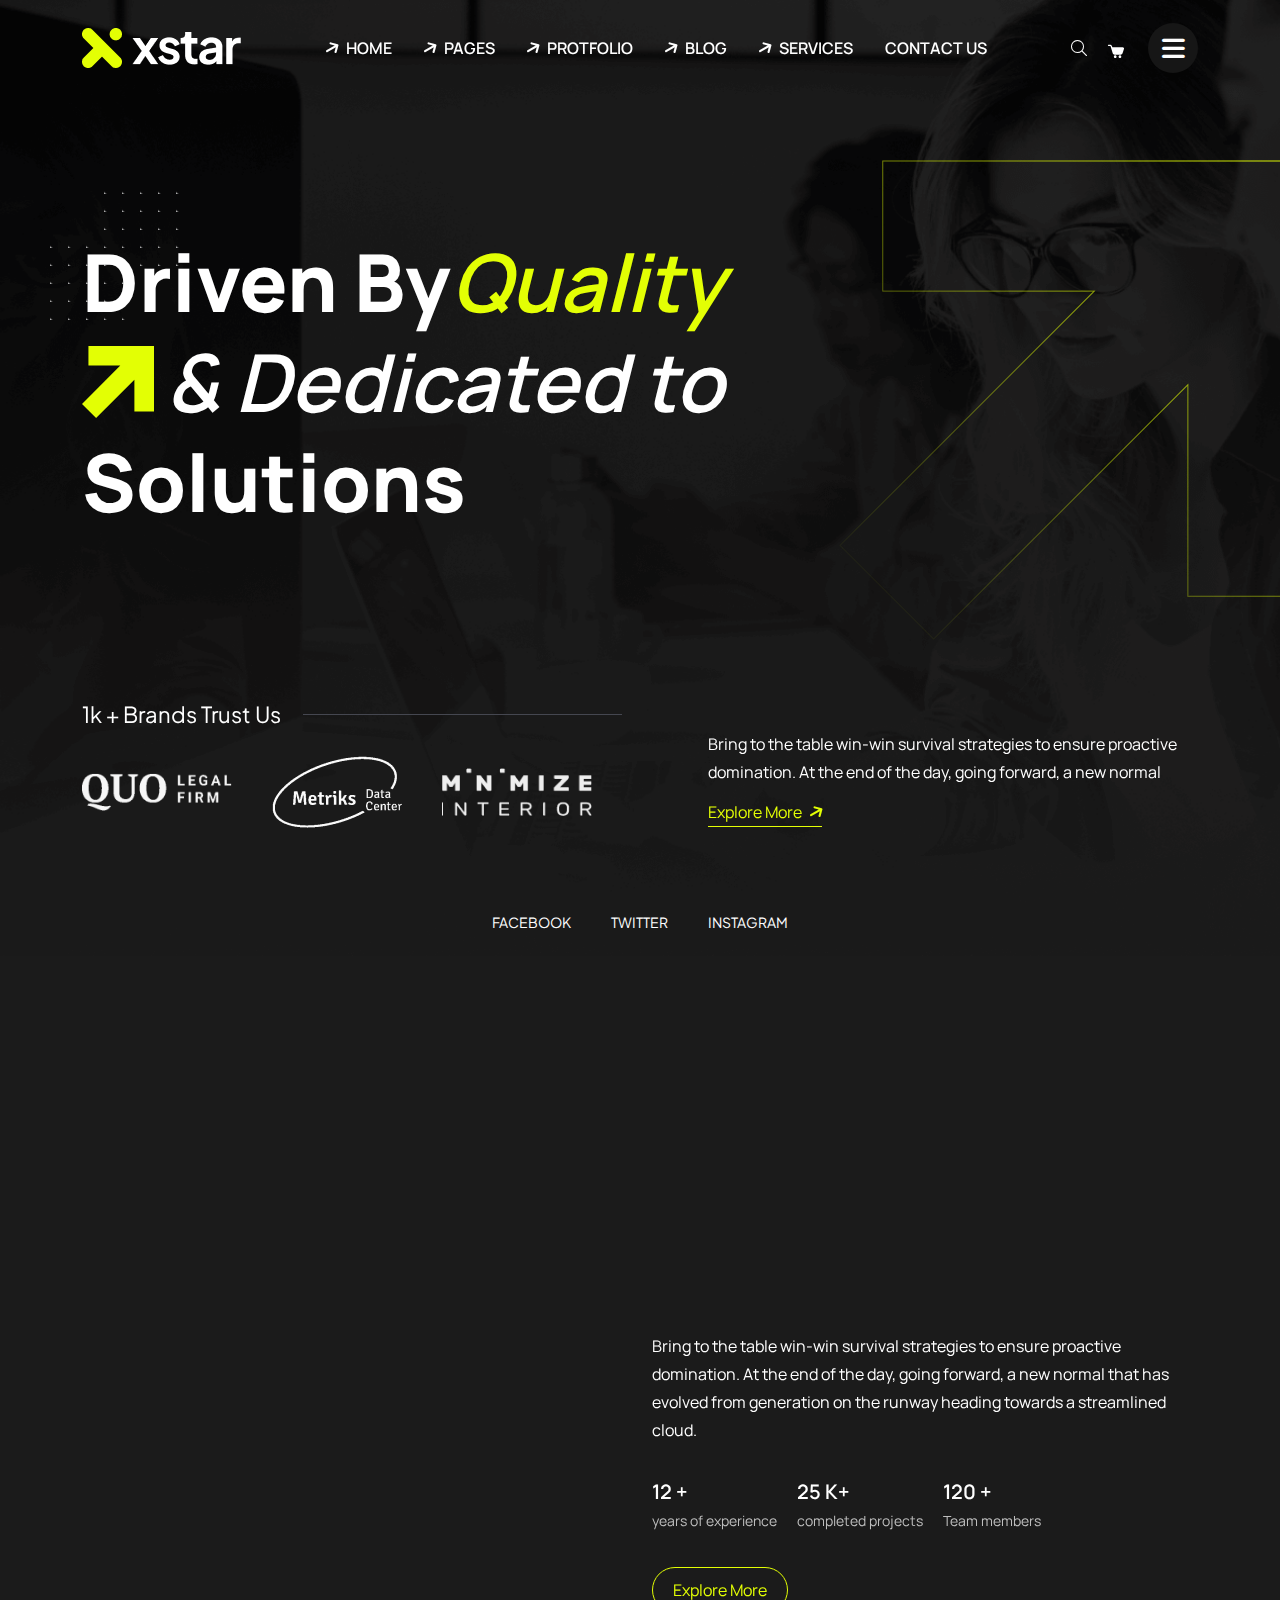
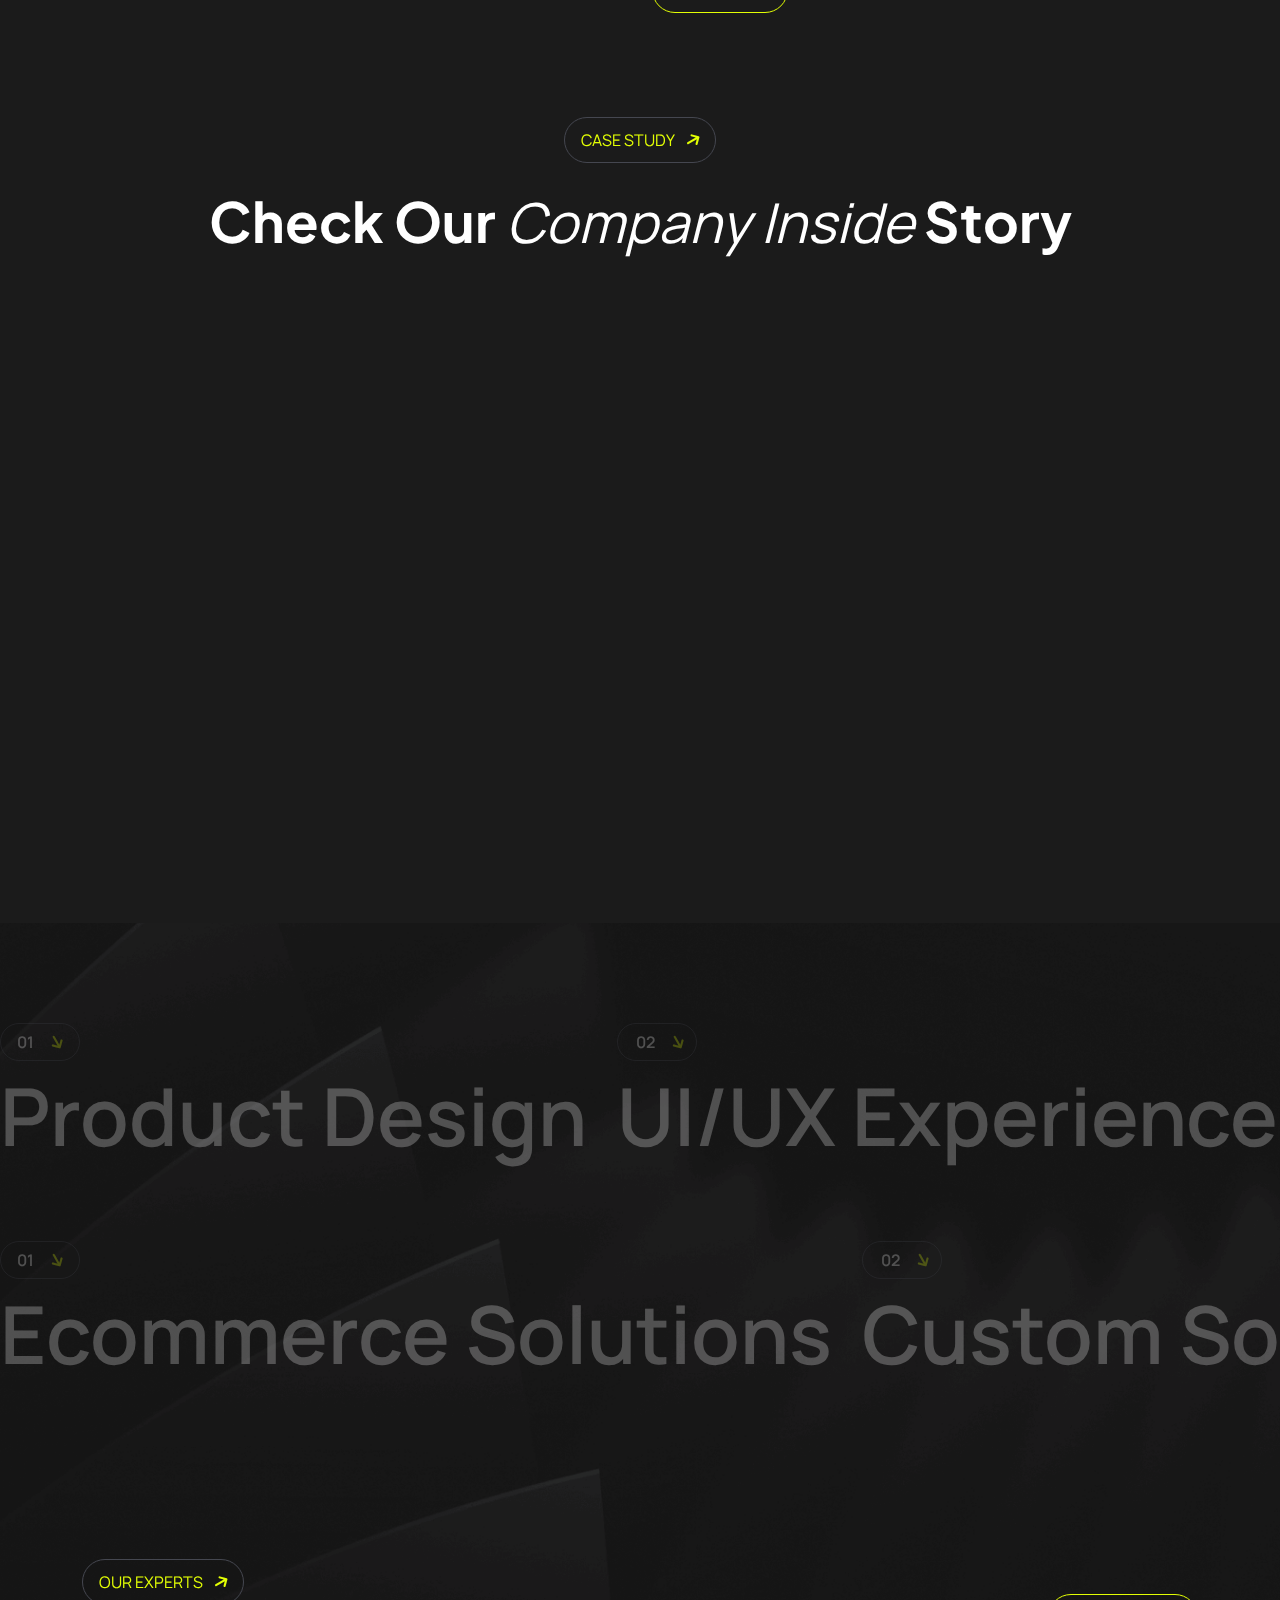
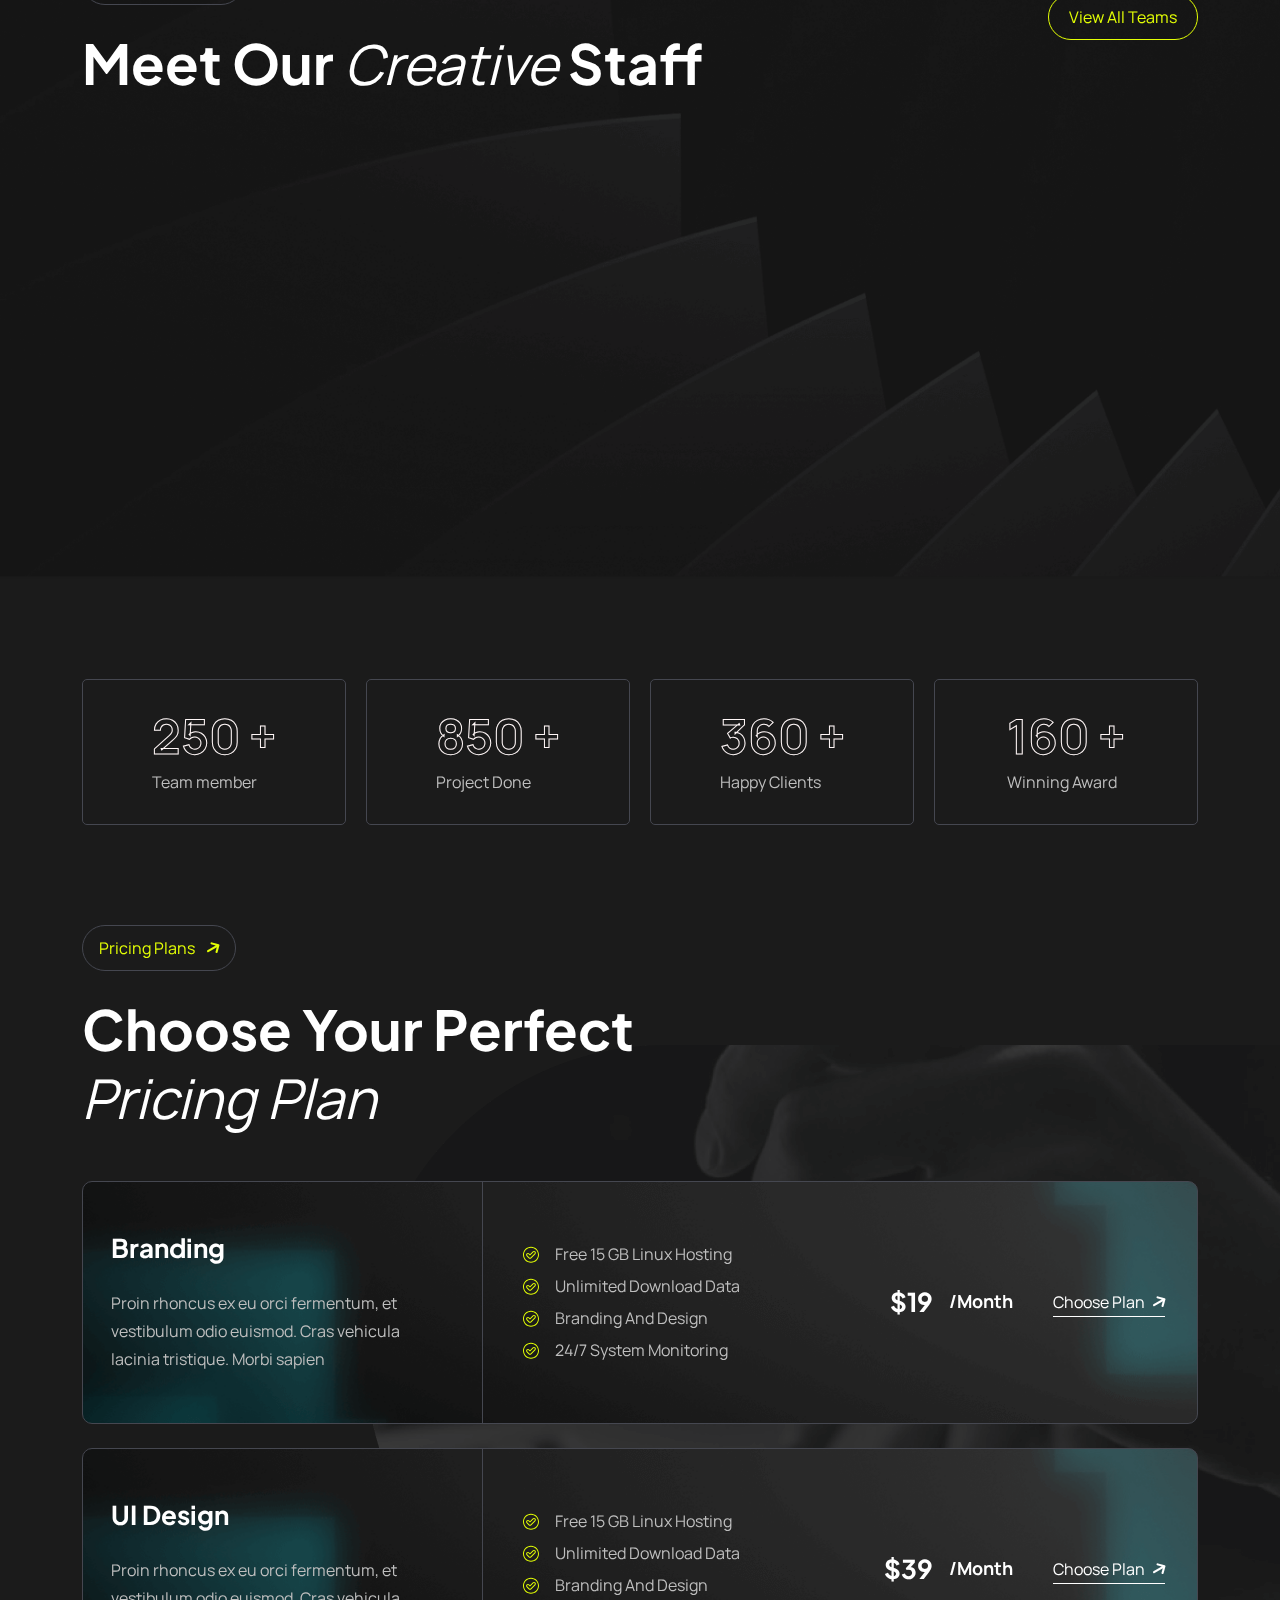
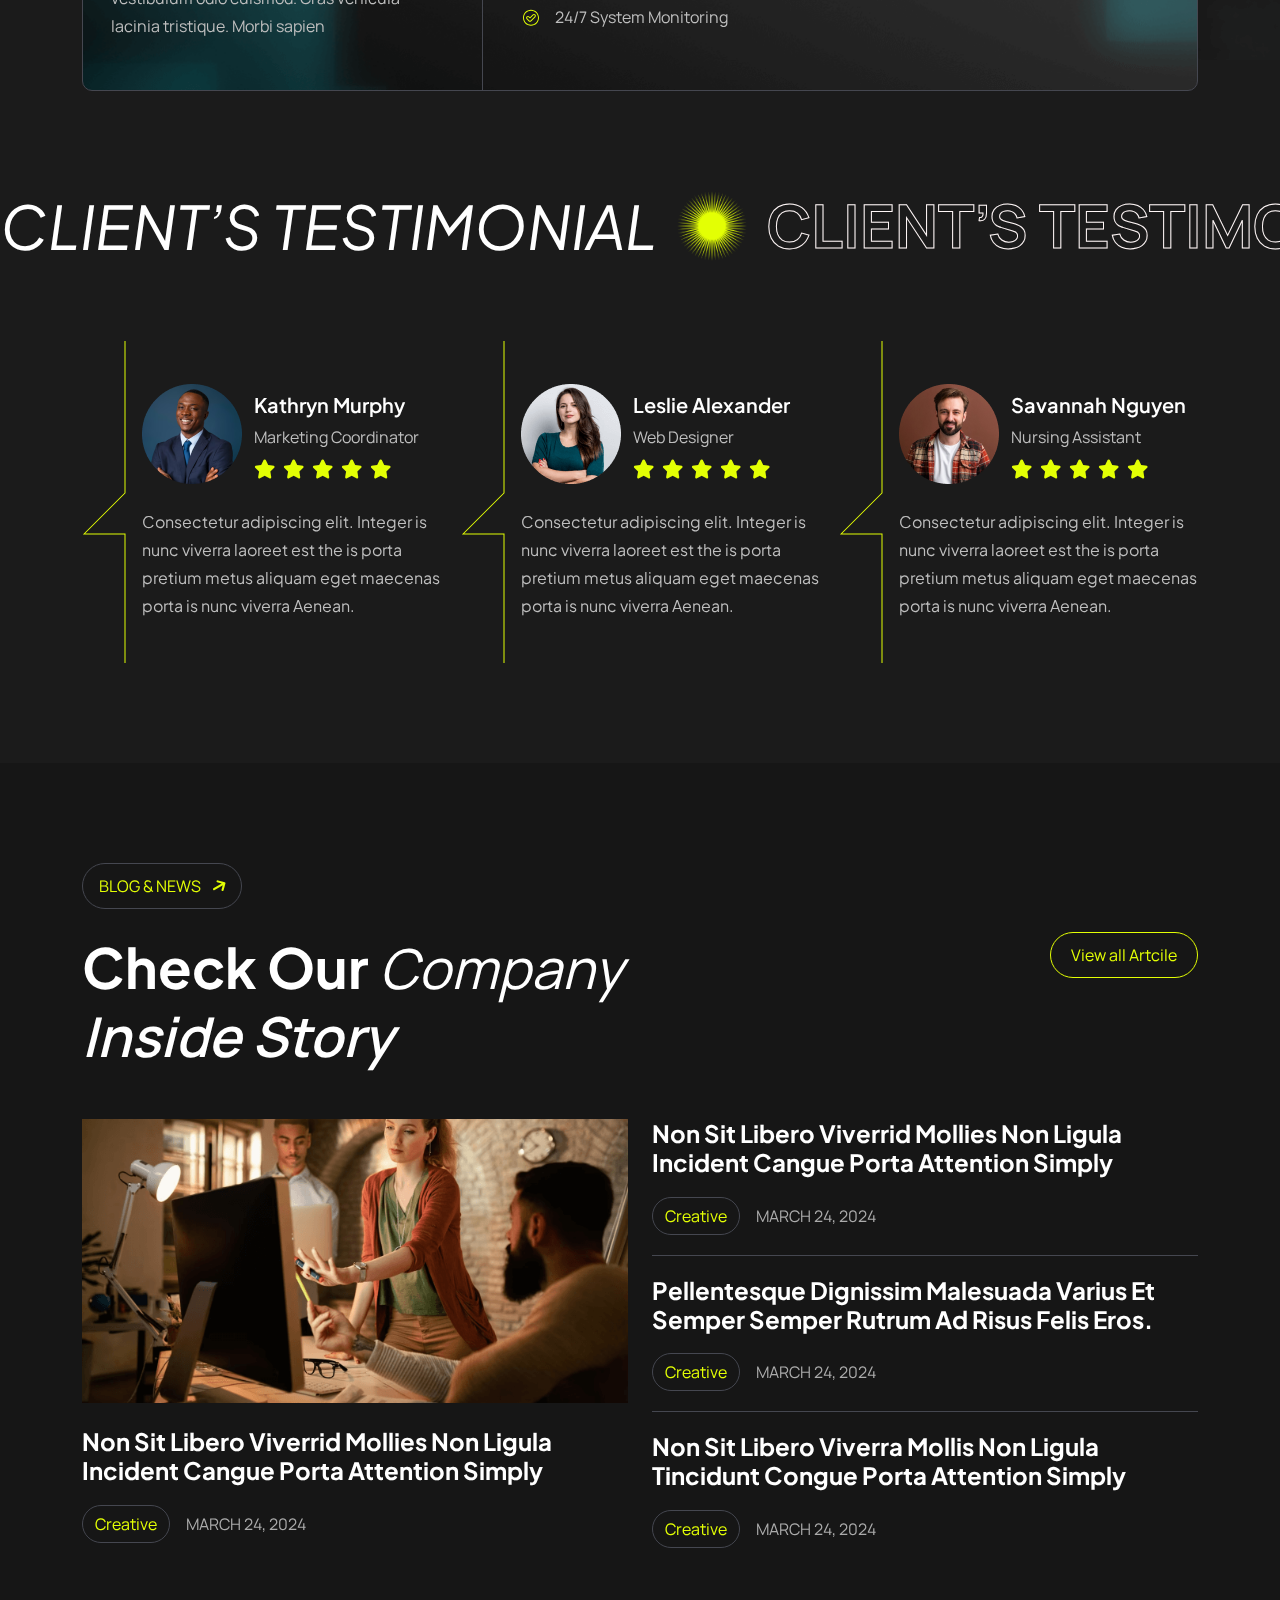
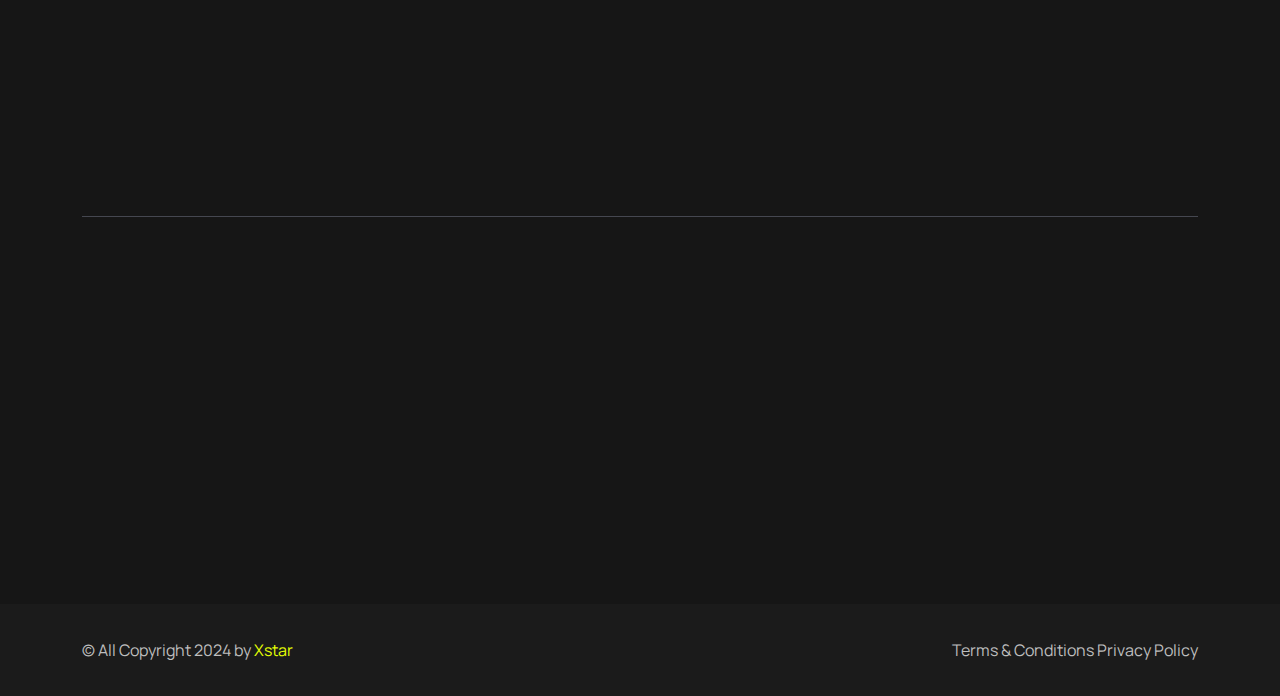
<file: index3.html>
<!doctype html>
<html lang="en">

<!--<< Header Area >>-->

<head>

    <!-- == Meta Tags == -->
    <meta charset="UTF-8">
    <meta http-equiv="X-UA-Compatible" content="IE=edge">
    <meta name="viewport" content="width=device-width, initial-scale=1.0">
    <!-- Keywords -->
    <meta name="keywords" content="boot, Bootstrap, Xstar - HTML Template">
    <!--  Description -->
    <meta name="description" content="Xstar - Landing HTML Template">
    <!-- == Page title == -->
    <title>Xstar - Digital Agency HTML Template</title>
    <!-- Favicon/x-icon -->
    <link rel="shortcut icon" href="assets/img/logo/favicon.png" type="image/x-icon">
    <!-- Bootstrap Min 5.2.3 Css-->
    <link rel="stylesheet" href="assets/css/bootstrap.min.css">
    <!-- Fontawsome Icons Css-->
    <link rel="stylesheet" href="assets/css/all.min.css">
    <!-- Magnifiq Popup Css -->
    <link rel="stylesheet" href="assets/css/magnific-popup.css">
    <!-- Nice Select Css -->
    <link rel="stylesheet" href="assets/css/nice-select.css">
    <!-- Swiper Slider Css -->
    <link rel="stylesheet" href="assets/css/swiper.min.css">
    <!-- Aos Animation Css -->
    <link rel="stylesheet" href="assets/css/aos.css">
    <!-- Main css -->
    <link rel="stylesheet" href="assets/css/main.css">
</head>

<body class="position-relative bg2-clr">

     <!-- Preloader Start -->
     <div id="preloader" class="preloader">
        <div class="animation-preloader">
            <div class="spinner">                
            </div>
            <div class="txt-loading">
                <span data-text-preloader="X" class="letters-loading">
                    X
                </span>
                <span data-text-preloader="S" class="letters-loading">
                    S
                </span>
                <span data-text-preloader="T" class="letters-loading">
                    T
                </span>
                <span data-text-preloader="A" class="letters-loading">
                    A
                </span>
                <span data-text-preloader="R" class="letters-loading">
                    R
                </span>
            </div>
            <p class="text-center">Loading</p>
        </div>
        <div class="loader">
            <div class="row">
                <div class="col-3 loader-section section-left">
                    <div class="bg"></div>
                </div>
                <div class="col-3 loader-section section-left">
                    <div class="bg"></div>
                </div>
                <div class="col-3 loader-section section-right">
                    <div class="bg"></div>
                </div>
                <div class="col-3 loader-section section-right">
                    <div class="bg"></div>
                </div>
            </div>
        </div>
    </div>

    <!-- Custom Header Start -->
    <header class="header-section cmn-fixed py-lg-0 py-6">
        <div class="container">
            <div class="main-navbar">
                <nav class="navbar-custom">
                    <div class="d-lg-flex flex-xl-nowrap flex-wrap align-items-center justify-content-lg-between">
                        <div class="d-flex align-items-center justify-content-between">
                            <a href="index.html" class="brand-logo">
                                <img class="w-100" src="assets/img/logo/logo.png" alt="logo">
                            </a>
                            <div class="d-flex align-items-center gap-xxl-5 gap-5">
                                <a href="javascript:void(0)" class="search-trigger search-icon d-lg-none d-block">
                                    <i class="fal fa-search"></i>
                                </a>
                                <button class="navbar-toggle-btn d-block d-lg-none" type="button">
                                    <span></span>
                                    <span></span>
                                    <span></span>
                                    <span></span>
                                </button>
                            </div>
                        </div>
                        <div class="navbar-toggle-item">
                            <ul
                                class="custom-nav d-lg-flex d-grid gap-xxl-10 gap-xl-8 gap-lg-5 gap-md-2 gap-2 pt-lg-0 pt-5">
                                <li class="menu-item position-relative">
                                    <button class="position-relative ps-5  white-clr fw_500 cus-z1">
                                        Home
                                    </button>
                                    <ul class="sub-menu px-lg-4 py-xxl-3 py-2">
                                        <li class="menu-link py-1">
                                            <a href="index.html" class="fw_500 white-clr">Home Version-1</a>
                                        </li>
                                        <li class="menu-link py-1">
                                            <a href="index2.html" class="fw_500 white-clr">Home Version-2</a>
                                        </li>
                                        <li class="menu-link py-1">
                                            <a href="index3.html" class="fw_500 white-clr">Home Version-3</a>
                                        </li>
                                        <li class="menu-link py-1">
                                            <a href="index4.html" class="fw_500 white-clr">Home Version-4</a>
                                        </li>
                                    </ul>
                                </li>
                                <li class="menu-item position-relative">
                                    <button class="position-relative  ps-5 fw_500 white-clr cus-z1">
                                        Pages
                                    </button>
                                    <ul class="sub-menu px-lg-4 py-xxl-3 py-2">
                                        <li class="menu-link py-1">
                                            <a href="about.html" class="fw_500 white-clr">About</a>
                                        </li>
                                        <li class="menu-link py-1">
                                            <a href="pricing.html" class="fw_500 white-clr">Pricing Plan</a>
                                        </li>
                                        <li class="menu-link py-1">
                                            <a href="team.html" class="fw_500 white-clr">Team Grid</a>
                                        </li>
                                        <li class="menu-link py-1">
                                            <a href="team-details.html" class="fw_500 white-clr">Team Details</a>
                                        </li>
                                        <li class="menu-link py-1">
                                            <a href="faq.html" class="fw_500 white-clr">Faqs</a>
                                        </li>
                                        <li class="menu-link py-1">
                                            <a href="contact.html" class="fw_500 white-clr">Contact</a>
                                        </li>
                                        <li class="menu-link py-1">
                                            <a href="oops.html" class="fw_500 white-clr">Oops 404</a>
                                        </li>
                                    </ul>
                                </li>
                                <li class="menu-item position-relative">
                                    <button class="position-relative  ps-5 fw_500 white-clr cus-z1">
                                        Protfolio
                                    </button>
                                    <ul class="sub-menu px-lg-4 py-xxl-3 py-2">
                                        <li class="menu-link py-1">
                                            <a href="study-grid.html" class="fw_500 white-clr">Case Study</a>
                                        </li>
                                        <li class="menu-link py-1">
                                            <a href="study-details.html" class="fw_500 white-clr">Case Study Details</a>
                                        </li>
                                    </ul>
                                </li>
                                <li class="menu-item position-relative">
                                    <button class="position-relative  ps-5 fw_500 white-clr cus-z1">
                                        Blog
                                    </button>
                                    <ul class="sub-menu px-lg-4 py-xxl-3 py-2">
                                        <li class="menu-link py-1">
                                            <a href="blog-grid.html" class="fw_500 white-clr">Blog Grid</a>
                                        </li>
                                        <li class="menu-link py-1">
                                            <a href="blog-list.html" class="fw_500 white-clr">Blog List</a>
                                        </li>
                                        <li class="menu-link py-1">
                                            <a href="blog-details.html" class="fw_500 white-clr">Blog Details</a>
                                        </li>
                                    </ul>
                                </li>
                                <li class="menu-item position-relative">
                                    <button class="position-relative  ps-5 fw_500 white-clr cus-z1">
                                        Services
                                    </button>
                                    <ul class="sub-menu px-lg-4 py-xxl-3 py-2">
                                        <li class="menu-link py-1">
                                            <a href="service.html" class="fw_500 white-clr">Service</a>
                                        </li>
                                        <li class="menu-link py-1">
                                            <a href="service-details.html" class="fw_500 white-clr">Service Details</a>
                                        </li>
                                    </ul>
                                </li>
                                <li class="menu-item position-relative">
                                    <a href="contact.html" class="fw_500">
                                        Contact Us
                                    </a>
                                </li>
                            </ul>
                        </div>
                        <div
                            class="d-lg-flex d-none d-grid justify-content-center ph-clickwrap align-items-center gap-xxl-7 gap-xl-6 gap-lg-5 gap-3">
                            <div class="search-shopcart d-flex gap-xxl-9 gap-xl-5 gap-3">
                                <a href="javascript:void(0)" class="search-trigger search-icon">
                                    <i class="fal fa-search"></i>
                                </a>
                                <a href="contact.html" class="shop-cart">
                                    <svg width="17" height="16" viewBox="0 0 17 16" fill="none"
                                        xmlns="http://www.w3.org/2000/svg">
                                        <g clip-path="url(#clip0_6205_2234)">
                                            <path
                                                d="M13.6814 12.6667H7.60217C6.72549 12.6667 5.94818 12.0993 5.71093 11.2867L3.65611 4.41932C3.58311 4.17066 3.34045 3.99999 3.06333 3.99999H1.45327C1.07948 3.99999 0.777344 3.70132 0.777344 3.33332C0.777344 2.96532 1.07948 2.66666 1.45327 2.66666H3.06333C3.94 2.66666 4.71664 3.23399 4.95389 4.04666L5.33849 5.33332H15.6768C16.0986 5.33332 16.4987 5.53132 16.7468 5.86332C16.9928 6.19266 17.0638 6.60466 16.9414 6.99399L15.547 11.3593C15.2739 12.1473 14.5257 12.6667 13.6814 12.6667Z"
                                                fill="white" />
                                            <path
                                                d="M8.2122 16C7.46666 16 6.86035 15.402 6.86035 14.6667C6.86035 13.9313 7.46666 13.3333 8.2122 13.3333C8.95775 13.3333 9.56406 13.9313 9.56406 14.6667C9.56406 15.402 8.95775 16 8.2122 16Z"
                                                fill="white" />
                                            <path
                                                d="M12.9436 16C12.1981 16 11.5918 15.402 11.5918 14.6667C11.5918 13.9313 12.1981 13.3333 12.9436 13.3333C13.6892 13.3333 14.2955 13.9313 14.2955 14.6667C14.2955 15.402 13.6892 16 12.9436 16Z"
                                                fill="white" />
                                        </g>
                                        <defs>
                                            <clipPath id="clip0_6205_2234">
                                                <rect width="16.2222" height="16" fill="white"
                                                    transform="translate(0.777344)" />
                                            </clipPath>
                                        </defs>
                                    </svg>

                                </a>
                            </div>
                            <div class="remove-click remove-clickbg-adding d-center m-auto">
                                <i class="fas fa-bars"></i>
                            </div>
                        </div>
                    </div>
                </nav>
            </div>
        </div>
    </header>
    <!-- Custom Header End -->



    <!-- Custom Search Start -->
    <div class="search-wrap">
        <div class="search-inner">
            <i class="fas fa-times search-close" id="search-close"></i>
            <div class="search-cell">
                <form method="get">
                    <div class="search-field-holder">
                        <input type="search" class="main-search-input" placeholder="Search...">
                    </div>
                </form>
            </div>
        </div>
    </div>
    <!-- Custom Search End -->

    <!-- Main start -->
    <main class="main position-relative overflow-hidden" id="mains">

        <!-- Custom Line Shape -->
        <div class="line-shape cus-z-1 first w-100 h-100 d-flex flex-wrap"></div>
        <!-- Custom Line Shape -->

        <!-- Hero Section Version0 -->
        <section class="hero-section-version2 hero-section-version3 position-relative">
            <div class="container">
                <div class="row g-5 align-items-center justify-content-between">
                    <div class="col-lg-8 col-md-7">
                        <div class="hero-v3-content">
                            <h1 class="mb-xxl-14 mb-xl-9 mb-lg-7 mb-md-5 mb-5 text-md-start text-center"
                                data-aos="zoom-in" data-aos-duration="1500">
                                <span class="d-flex justify-content-md-start justify-content-center align-items-center"
                                    data-aos="zoom-in-left" data-aos-duration="1400" data-aos-delay="5">
                                    Driven By <span class="italic theme-clr">Quality</span>
                                </span>
                                <span
                                    class="d-flex justify-content-md-start justify-content-center align-items-center gap-xxl-5 gap-3"
                                    data-aos="zoom-in-left" data-aos-duration="1600">
                                    <svg width="72" height="72" viewBox="0 0 72 72" fill="none"
                                        xmlns="http://www.w3.org/2000/svg">
                                        <path
                                            d="M52.3915 33.7021V65.566H72V0H6.43404V19.6085H38.2979L0 57.9064L14.0936 72L52.3915 33.7021Z"
                                            fill="#E3FF04" />
                                    </svg>
                                    <span class="italic">
                                        & Dedicated to
                                    </span>
                                </span>
                                <span class="d-block" data-aos="zoom-in-right" data-aos-duration="1800">
                                    Solutions
                                </span>
                            </h1>
                        </div>
                    </div>
                    <div class="col-lg-4 col-md-5">
                        <div class="hero-v3-thumb d-md-block d-none">
                            <img src="assets/img/element/arrow-cmn.png" alt="img">
                        </div>
                    </div>
                </div>

                <div
                    class="text-md-start text-center d-md-flex d-grid align-items-center justify-content-md-between justify-content-center mt-xxl-20 mt-xl-15 mt-lg-10 mt-md-0 mt-0">
                    <div class="about-sponsor">
                        <div class="brand d-flex gap-4 align-items-center mb-xxl-8 mb-xl-7 mb-lg-5 mb-4"
                            data-aos="zoom-in-up" data-aos-duration="1600" data-aos-delay="5">
                            <h6>
                                1k + Brands Trust Us 
                            </h6>
                            <span class="brand-border d-xl-block d-none">

                            </span>
                        </div>
                        <div class="sponsor-inner d-flex align-items-center gap-xxl-13 gap-xl-10 gap-lg-8 gap-md-6 gap-5 mb-xxl-10 mb-xl-7 mb-lg-6 mb-6"
                            data-aos="zoom-in-up" data-aos-duration="1700" data-aos-delay="6">
                            <a href="index.html">
                                <img src="assets/img/client/c1.png" alt="img">
                            </a>
                            <a href="index.html">
                                <img src="assets/img/client/c2.png" alt="img">
                            </a>
                            <a href="index.html">
                                <img src="assets/img/client/c3.png" alt="img">
                            </a>
                        </div>
                    </div>
                    <div class="ringle-content" data-aos="zoom-in-up" data-aos-duration="1800" data-aos-delay="7">
                        <p class="white-clr mb-xxl-5 mb-xl-3 mb-lg-3 mb-md-2 mb-1">
                            Bring to the table win-win survival strategies to ensure proactive domination.
                            At the end of the day, going forward, a
                            new normal
                        </p>
                        <a href="about.html" class="explore-more d-inline-flex align-items-center gap-2">
                            Explore More
                            <span class="rot60">
                                <i class="fas fa-arrow-up"></i>
                            </span>
                        </a>
                    </div>
                </div>
            </div>
            <!-- Element -->
            <img src="assets/img/element/cmn-dost.png" alt="img" class="hero-v2-element">
            <!-- Element -->

            <!-- Social -->
            <div class="spilit-socail d-flex align-items-center gap-xxl-16 gap-xl-10 gap-5">
                <a href="">
                    FaceBook
                </a>
                <a href="">
                    Twitter
                </a>
                <a href="">
                    Instagram
                </a>
            </div>
            <!-- Social -->
        </section>
        <!-- Hero Section Version0 -->

        <!-- About v03 Start -->
        <section class="about-product about-section-version3 pb-20">
            <div class="container position-relative">
                <div class="row gy-lg-0 gy-7 justify-content-between">
                    <div class="col-lg-6">
                        <div class="about-version3-thumb w-100" data-aos="zoom-in-down" data-aos-duration="2000">
                            <img src="assets/img/testimonial/testimonialv2.png" alt="img" class="w-100">
                            <span class="arrow-element">
                                <img src="assets/img/element/arrow-cmn.png" alt="img">
                            </span>
                            <a href="https://www.youtube.com/watch?v=lMJImKo-eZU" class="video-popup">
                                <span class="icon">
                                    <i class="fas fa-play"></i>
                                </span>
                                <img src="assets/img/element/bn1-circle.png" alt="img" class="hero-circle">
                            </a>
                        </div>
                    </div>
                    <div class="col-lg-6">
                        <div class="about-content-v3">
                            <div class="pricing-title">
                                <div class="radius-btn text-uppercase cmn-border d-inline-flex radius100 py-xxl-2 py-2 px-xxl-4 px-4 theme-clr gap-xxl-4 gap-3 mb-xxl-7 mb-xl-6 mb-5"
                                    data-aos="fade-up-right" data-aos-duration="1500">
                                    ABOUT COMPANY
                                    <span class="rot60 d-inline-block">
                                        <i class="fas fa-arrow-up theme-clr"></i>
                                    </span>
                                </div>
                                <h2 class="stitle mb-xxl-8 mb-xl-7 mb-xl-5 mb-4" data-aos="fade-up"
                                    data-aos-duration="1600">
                                    We are digital creative
                                    <span class="regular d-block">
                                        agency in London
                                    </span>
                                </h2>
                                <p class="white-clr mb-xxl-10 mb-xl-8 mb-6">
                                    Bring to the table win-win survival strategies to ensure proactive domination. At
                                    the end of the day, going forward, a
                                    new normal that has evolved from generation on the runway heading towards a
                                    streamlined cloud.
                                </p>
                                <div
                                    class="global-counting mb-xxl-10 mb-xl-8 mb-6 d-flex align-items-center gap-xxl-7 gap-xl-5 gap-4">
                                    <div class="counting-item">
                                        <h6>
                                            <span class="count">12</span>
                                            <span>+</span>
                                        </h6>
                                        <span class="pra-clr">
                                            years of experience
                                        </span>
                                    </div>
                                    <div class="counting-item">
                                        <h6>
                                            <span class="count">25</span>
                                            <span>K+</span>
                                        </h6>
                                        <span class="pra-clr">
                                            completed projects
                                        </span>
                                    </div>
                                    <div class="counting-item">
                                        <h6>
                                            <span class="count">120</span>
                                            <span>+</span>
                                        </h6>
                                        <span class="pra-clr">
                                            Team members
                                        </span>
                                    </div>
                                </div>
                                <a href="about.html"
                                    class="radius-btn d-inline-flex text-capitalize radius100 py-xxl-2 py-2 px-xxl-5 px-5 theme-border theme-clr gap-xxl-4 gap-3 mb-xxl-8 mb-xl-6 mb-5">
                                    Explore More
                                </a>
                            </div>
                        </div>
                    </div>
                </div>
            </div>
        </section>
        <!-- About v03 End -->

        <!-- Case studyv3 Start -->
        <section class="case-study-sectionv3 position-relative">
            <div class="container">
                <div class="pricing-title text-center mb-xxl-15 mb-10">
                    <div
                        class="radius-btn text-uppercase cmn-border d-inline-flex radius100 py-xxl-2 py-2 px-xxl-4 px-4 theme-clr gap-xxl-4 gap-3 mb-xxl-8 mb-xl-6 mb-5">
                        Case Study
                        <span class="rot60 d-inline-block">
                            <i class="fas fa-arrow-up theme-clr"></i>
                        </span>
                    </div>
                    <h2 class="stitle">
                        Check Our <span class="fw-400">Company Inside</span> Story
                    </h2>
                </div>
            </div>
            <div class="case-study-v3wrap">
                <div class="case-studyv3-item position-relative"
                    style="background: url(assets/img/case/ncase1.png) no-repeat center center; background-size: cover;"
                    data-aos="fade-up" data-aos-duration="1400">
                    <div class="container">
                        <div
                            class="box position-relative d-flex align-items-center justify-content-between pb-xxl-9 pb-xl-6 pb-4">
                            <div class="content">
                                <span
                                    class="radius-btn text-capitalize cmn-border d-inline-flex radius100 py-xxl-2 py-2 px-xxl-4 px-4 theme-clr gap-xxl-4 gap-3 mb-xxl-8 mb-xl-6 mb-5">
                                    Development
                                </span>
                                <h4>
                                    <a href="#" class="white-clr">
                                        Website For Agency
                                    </a>
                                </h4>
                            </div>
                            <a href="#" class="case-btn radius100 d-center">
                                <span class="rot60">
                                    <i class="fa-solid fa-arrow-up"></i>
                                </span>
                            </a>
                        </div>
                    </div>
                </div>
                <div class="case-studyv3-item position-relative"
                    style="background: url(assets/img/case/ncase2.png) no-repeat center center; background-size: cover;"
                    data-aos="fade-up" data-aos-duration="1600">
                    <div class="container">
                        <div
                            class="box position-relative d-flex align-items-center justify-content-between pb-xxl-9 pb-xl-6 pb-4">
                            <div class="content">
                                <span
                                    class="radius-btn text-capitalize cmn-border d-inline-flex radius100 py-xxl-2 py-2 px-xxl-4 px-4 theme-clr gap-xxl-4 gap-3 mb-xxl-8 mb-xl-6 mb-5">
                                    creative
                                </span>
                                <h4>
                                    <a href="#" class="white-clr">
                                        Marketing Strategy
                                    </a>
                                </h4>
                            </div>
                            <a href="#" class="case-btn radius100 d-center">
                                <span class="rot60">
                                    <i class="fa-solid fa-arrow-up"></i>
                                </span>
                            </a>
                        </div>
                    </div>
                </div>
                <div class="case-studyv3-item position-relative"
                    style="background: url(assets/img/case/ncase3.png) no-repeat center center; background-size: cover;"
                    data-aos="fade-up" data-aos-duration="1800">
                    <div class="container">
                        <div
                            class="box position-relative d-flex align-items-center justify-content-between pb-xxl-9 pb-xl-6 pb-4">
                            <div class="content">
                                <span
                                    class="radius-btn text-capitalize cmn-border d-inline-flex radius100 py-xxl-2 py-2 px-xxl-4 px-4 theme-clr gap-xxl-4 gap-3 mb-xxl-8 mb-xl-6 mb-5">
                                    Design
                                </span>
                                <h4>
                                    <a href="#" class="white-clr">
                                        Unique Product Design
                                    </a>
                                </h4>
                            </div>
                            <a href="#" class="case-btn radius100 d-center">
                                <span class="rot60">
                                    <i class="fa-solid fa-arrow-up"></i>
                                </span>
                            </a>
                        </div>
                    </div>
                </div>
            </div>
        </section>
        <!-- Case studyv3 End -->

        <!-- Cmn Team stafs Start -->
        <section class="team-staft pt-space pb-space position-relative">
            <div class="team-staft-slidewrap pb-space">
                <div class="digital-marketing mb-lg-0 mb-10">
                    <div class="comm">
                        <div class="cmn-textslide d-grid position-relative">
                            <span
                                class="d-flex justify-content-center serial-badge align-items-center gap-4 cmn-border radius100 white-clr">
                                01
                                <span class="rot60 d-inline-block theme-clr">
                                    <i class="fa-solid fa-arrow-right"></i>
                                </span>
                            </span>
                            Product Design
                            <span class="digital-thumb">
                                <img src="assets/img/service/tab1.png" alt="img">
                            </span>
                        </div>
                        <div class="cmn-textslide d-grid position-relative">
                            <span class="d-flex serial-badge align-items-center gap-4 cmn-border radius100 white-clr">
                                02
                                <span class="rot60 d-inline-block theme-clr">
                                    <i class="fa-solid fa-arrow-right"></i>
                                </span>
                            </span>
                            UI/UX Experience
                            <span class="digital-thumb">
                                <img src="assets/img/service/tab2.png" alt="img">
                            </span>
                        </div>
                        <div class="cmn-textslide d-grid position-relative">
                            <span class="d-flex serial-badge align-items-center gap-4 cmn-border radius100 white-clr">
                                03
                                <span class="rot60 d-inline-block theme-clr">
                                    <i class="fa-solid fa-arrow-right"></i>
                                </span>
                            </span>
                            Digital Marketing
                            <span class="digital-thumb">
                                <img src="assets/img/service/tab3.png" alt="img">
                            </span>
                        </div>
                    </div>
                    <div class="comm">
                        <div class="cmn-textslide d-grid position-relative">
                            <span
                                class="d-flex justify-content-center serial-badge align-items-center gap-4 cmn-border radius100 white-clr">
                                04
                                <span class="rot60 d-inline-block theme-clr">
                                    <i class="fa-solid fa-arrow-right"></i>
                                </span>
                            </span>
                            Product Design
                            <span class="digital-thumb">
                                <img src="assets/img/service/tab4.png" alt="img">
                            </span>
                        </div>
                        <div class="cmn-textslide d-grid position-relative">
                            <span class="d-flex serial-badge align-items-center gap-4 cmn-border radius100 white-clr">
                                05
                                <span class="rot60 d-inline-block theme-clr">
                                    <i class="fa-solid fa-arrow-right"></i>
                                </span>
                            </span>
                            UI/UX Experience
                            <span class="digital-thumb">
                                <img src="assets/img/service/tab1.png" alt="img">
                            </span>
                        </div>
                        <div class="cmn-textslide d-grid position-relative">
                            <span class="d-flex serial-badge align-items-center gap-4 cmn-border radius100 white-clr">
                                06
                                <span class="rot60 d-inline-block theme-clr">
                                    <i class="fa-solid fa-arrow-right"></i>
                                </span>
                            </span>
                            Digital Marketing
                            <span class="digital-thumb">
                                <img src="assets/img/service/tab3.png" alt="img">
                            </span>
                        </div>
                    </div>
                </div>
                <div class="digital-marketing text-slie-reverse">
                    <div class="comm">
                        <div class="cmn-textslide d-grid position-relative">
                            <span
                                class="d-flex justify-content-center serial-badge align-items-center gap-4 cmn-border radius100 white-clr">
                                01
                                <span class="rot60 d-inline-block theme-clr">
                                    <i class="fa-solid fa-arrow-right"></i>
                                </span>
                            </span>
                            Ecommerce Solutions
                            <span class="digital-thumb">
                                <img src="assets/img/service/tab1.png" alt="img">
                            </span>
                        </div>
                        <div class="cmn-textslide d-grid position-relative">
                            <span class="d-flex serial-badge align-items-center gap-4 cmn-border radius100 white-clr">
                                02
                                <span class="rot60 d-inline-block theme-clr">
                                    <i class="fa-solid fa-arrow-right"></i>
                                </span>
                            </span>
                            Custom Solutions
                            <span class="digital-thumb">
                                <img src="assets/img/service/tab2.png" alt="img">
                            </span>
                        </div>
                        <div class="cmn-textslide d-grid position-relative">
                            <span class="d-flex serial-badge align-items-center gap-4 cmn-border radius100 white-clr">
                                03
                                <span class="rot60 d-inline-block theme-clr">
                                    <i class="fa-solid fa-arrow-right"></i>
                                </span>
                            </span>
                            Ecommerce
                            <span class="digital-thumb">
                                <img src="assets/img/service/tab3.png" alt="img">
                            </span>
                        </div>
                    </div>
                    <div class="comm">
                        <div class="cmn-textslide d-grid position-relative">
                            <span
                                class="d-flex justify-content-center serial-badge align-items-center gap-4 cmn-border radius100 white-clr">
                                04
                                <span class="rot60 d-inline-block theme-clr">
                                    <i class="fa-solid fa-arrow-right"></i>
                                </span>
                            </span>
                            Custom Solutions
                            <span class="digital-thumb">
                                <img src="assets/img/service/tab4.png" alt="img">
                            </span>
                        </div>
                        <div class="cmn-textslide d-grid position-relative">
                            <span class="d-flex serial-badge align-items-center gap-4 cmn-border radius100 white-clr">
                                05
                                <span class="rot60 d-inline-block theme-clr">
                                    <i class="fa-solid fa-arrow-right"></i>
                                </span>
                            </span>
                            Mobile app
                            <span class="digital-thumb">
                                <img src="assets/img/service/tab1.png" alt="img">
                            </span>
                        </div>
                        <div class="cmn-textslide d-grid position-relative">
                            <span class="d-flex serial-badge align-items-center gap-4 cmn-border radius100 white-clr">
                                06
                                <span class="rot60 d-inline-block theme-clr">
                                    <i class="fa-solid fa-arrow-right"></i>
                                </span>
                            </span>
                            Creative Design
                            <span class="digital-thumb">
                                <img src="assets/img/service/tab3.png" alt="img">
                            </span>
                        </div>
                    </div>
                </div>
            </div>
            <div class="container">
                <div
                    class="d-flex align-items-center justify-content-between flex-wrap gap-5 mb-xxl-15 mb-xl-12 mb-lg-10 mb-md-10 mb-sm-10 mb-9">
                    <div class="pricing-title">
                        <div
                            class="radius-btn text-uppercase cmn-border d-inline-flex radius100 py-xxl-2 py-2 px-xxl-4 px-4 theme-clr gap-xxl-4 gap-3 mb-xxl-8 mb-xl-6 mb-5">
                            oUR experts
                            <span class="rot60 d-inline-block">
                                <i class="fas fa-arrow-up theme-clr"></i>
                            </span>
                        </div>
                        <h2 class="stitle">
                            Meet our <span class="fw-400">creative</span> staff
                        </h2>
                    </div>
                    <a href="service-details.html"
                        class="radius-btn d-inline-flex text-capitalize radius100 py-xxl-2 py-2 px-xxl-5 px-5 theme-border theme-clr gap-xxl-4 gap-3 mb-xxl-8 mb-xl-6 mb-5">
                        view all teams
                    </a>
                </div>
                <div class="row g-xxl-7 g-xl-5 g-4 justify-content-center">
                    <div class="col-xl-3 col-lg-4 col-md-6 col-sm-6" data-aos="fadein" data-aos-duration="1400">
                        <div
                            class="team-staf-item tilt bg2-clr text-center py-xxl-8 py-xl-6 py-5 px-xxl-7 px-xl-5 px-4">
                            <div class="thumb">
                                <img src="assets/img/team/rd1.png" alt="img">
                            </div>
                            <div class="content bb-border pb-xxl-4 pb-3 mb-xxl-6 mb-xl-4 mb-3">
                                <h6 class="m-3 white-clr">
                                    Esther Howard
                                </h6>
                                <span class="pra-clr">
                                    CTO & Founder
                                </span>
                            </div>
                            <ul
                                class="trans-social d-flex align-items-center justify-content-center gap-xxl-5 gap-xl-4 gap-3">
                                <li>
                                    <a href="">
                                        <svg width="11" height="20" viewBox="0 0 11 20" fill="none"
                                            xmlns="http://www.w3.org/2000/svg">
                                            <path
                                                d="M10.0391 11.25L10.5859 7.65625H7.10938V5.3125C7.10938 4.29688 7.57812 3.35938 9.14062 3.35938H10.7422V0.273438C10.7422 0.273438 9.29688 0 7.92969 0C5.07812 0 3.20312 1.75781 3.20312 4.88281V7.65625H0V11.25H3.20312V20H7.10938V11.25H10.0391Z"
                                                fill="#454750" />
                                        </svg>
                                    </a>
                                </li>
                                <li>
                                    <a href="">
                                        <svg width="21" height="20" viewBox="0 0 21 20" fill="none"
                                            xmlns="http://www.w3.org/2000/svg">
                                            <path
                                                d="M10.7645 4.84375C7.90737 4.84375 5.63058 7.16518 5.63058 9.97768C5.63058 12.8348 7.90737 15.1116 10.7645 15.1116C13.577 15.1116 15.8984 12.8348 15.8984 9.97768C15.8984 7.16518 13.577 4.84375 10.7645 4.84375ZM10.7645 13.3259C8.93415 13.3259 7.41629 11.8527 7.41629 9.97768C7.41629 8.14732 8.88951 6.67411 10.7645 6.67411C12.5949 6.67411 14.0681 8.14732 14.0681 9.97768C14.0681 11.8527 12.5949 13.3259 10.7645 13.3259ZM17.2824 4.66518C17.2824 3.99554 16.7467 3.45982 16.077 3.45982C15.4074 3.45982 14.8717 3.99554 14.8717 4.66518C14.8717 5.33482 15.4074 5.87054 16.077 5.87054C16.7467 5.87054 17.2824 5.33482 17.2824 4.66518ZM20.6752 5.87054C20.5859 4.26339 20.2288 2.83482 19.0681 1.67411C17.9074 0.513393 16.4788 0.15625 14.8717 0.0669643C13.2199 -0.0223214 8.26451 -0.0223214 6.61272 0.0669643C5.00558 0.15625 3.62165 0.513393 2.41629 1.67411C1.25558 2.83482 0.898438 4.26339 0.809152 5.87054C0.719866 7.52232 0.719866 12.4777 0.809152 14.1295C0.898438 15.7366 1.25558 17.1205 2.41629 18.3259C3.62165 19.4866 5.00558 19.8438 6.61272 19.933C8.26451 20.0223 13.2199 20.0223 14.8717 19.933C16.4788 19.8438 17.9074 19.4866 19.0681 18.3259C20.2288 17.1205 20.5859 15.7366 20.6752 14.1295C20.7645 12.4777 20.7645 7.52232 20.6752 5.87054ZM18.5324 15.8705C18.2199 16.7634 17.5056 17.433 16.6574 17.7902C15.3181 18.3259 12.1931 18.192 10.7645 18.192C9.2913 18.192 6.16629 18.3259 4.87165 17.7902C3.97879 17.433 3.30915 16.7634 2.95201 15.8705C2.41629 14.5759 2.55022 11.4509 2.55022 9.97768C2.55022 8.54911 2.41629 5.42411 2.95201 4.08482C3.30915 3.23661 3.97879 2.56696 4.87165 2.20982C6.16629 1.67411 9.2913 1.80804 10.7645 1.80804C12.1931 1.80804 15.3181 1.67411 16.6574 2.20982C17.5056 2.52232 18.1752 3.23661 18.5324 4.08482C19.0681 5.42411 18.9342 8.54911 18.9342 9.97768C18.9342 11.4509 19.0681 14.5759 18.5324 15.8705Z"
                                                fill="#454750" />
                                        </svg>
                                    </a>
                                </li>
                                <li>
                                    <a href="">
                                        <svg width="26" height="20" viewBox="0 0 26 20" fill="none"
                                            xmlns="http://www.w3.org/2000/svg">
                                            <path
                                                d="M22.8627 4.96386C23.8265 4.24096 24.694 3.37349 25.3687 2.36145C24.5012 2.74699 23.4892 3.03614 22.4771 3.13253C23.5374 2.50602 24.3085 1.54217 24.694 0.337349C23.7301 0.915663 22.6217 1.3494 21.5133 1.59036C20.5494 0.578313 19.2482 0 17.8024 0C15.0072 0 12.7422 2.26506 12.7422 5.06024C12.7422 5.44578 12.7904 5.83133 12.8868 6.21687C8.69399 5.9759 4.93496 3.95181 2.42893 0.915663C1.9952 1.63855 1.75424 2.50602 1.75424 3.46988C1.75424 5.20482 2.62171 6.74699 4.0193 7.66265C3.20002 7.61446 2.38074 7.42169 1.70604 7.03614V7.08434C1.70604 9.54217 3.44098 11.5663 5.75424 12.0482C5.36869 12.1446 4.88677 12.241 4.45303 12.241C4.11568 12.241 3.82652 12.1928 3.48918 12.1446C4.11568 14.1687 5.9952 15.6145 8.21207 15.6627C6.47713 17.012 4.30845 17.8313 1.94701 17.8313C1.51327 17.8313 1.12773 17.7831 0.742188 17.7349C2.95906 19.1807 5.60966 20 8.50122 20C17.8024 20 22.8627 12.3373 22.8627 5.63855C22.8627 5.39759 22.8627 5.20482 22.8627 4.96386Z"
                                                fill="#454750" />
                                        </svg>
                                    </a>
                                </li>
                                <li>
                                    <a href="">
                                        <svg width="16" height="20" viewBox="0 0 16 20" fill="none"
                                            xmlns="http://www.w3.org/2000/svg">
                                            <path
                                                d="M8.54036 0C4.41469 0 0.369141 2.72374 0.369141 7.16984C0.369141 9.97369 1.93128 11.5759 2.8926 11.5759C3.29315 11.5759 3.53348 10.4944 3.53348 10.174C3.53348 9.81347 2.57216 9.01237 2.57216 7.45023C2.57216 4.24583 5.01552 1.96269 8.17986 1.96269C10.9437 1.96269 12.9464 3.52484 12.9464 6.36874C12.9464 8.49166 12.1052 12.4571 9.34146 12.4571C8.34008 12.4571 7.45887 11.7361 7.45887 10.7347C7.45887 9.21264 8.54036 7.73061 8.54036 6.16847C8.54036 3.52484 4.77519 4.0055 4.77519 7.2099C4.77519 7.89083 4.8553 8.61182 5.17574 9.2527C4.61497 11.6159 3.49343 15.1808 3.49343 17.6242C3.49343 18.3852 3.57354 19.1062 3.65365 19.8673C3.77381 20.0275 3.73376 20.0275 3.93403 19.9474C5.93678 17.1836 5.89673 16.6228 6.77794 13.0179C7.29865 13.9391 8.54036 14.4598 9.58179 14.4598C13.8276 14.4598 15.7503 10.2941 15.7503 6.56902C15.7503 2.60357 12.3055 0 8.54036 0Z"
                                                fill="#454750" />
                                        </svg>
                                    </a>
                                </li>
                            </ul>
                        </div>
                    </div>
                    <div class="col-xl-3 col-lg-4 col-md-6 col-sm-6" data-aos="fadein" data-aos-duration="1600">
                        <div
                            class="team-staf-item tilt bg2-clr text-center py-xxl-8 py-xl-6 py-5 px-xxl-7 px-xl-5 px-4">
                            <div class="thumb">
                                <img src="assets/img/team/rd2.png" alt="img">
                            </div>
                            <div class="content bb-border pb-xxl-4 pb-3 mb-xxl-6 mb-xl-4 mb-3">
                                <h6 class="m-3 white-clr">
                                    Darlene Robertson
                                </h6>
                                <span class="pra-clr">
                                    UI/UX Designer
                                </span>
                            </div>
                            <ul
                                class="trans-social d-flex align-items-center justify-content-center gap-xxl-5 gap-xl-4 gap-3">
                                <li>
                                    <a href="">
                                        <svg width="11" height="20" viewBox="0 0 11 20" fill="none"
                                            xmlns="http://www.w3.org/2000/svg">
                                            <path
                                                d="M10.0391 11.25L10.5859 7.65625H7.10938V5.3125C7.10938 4.29688 7.57812 3.35938 9.14062 3.35938H10.7422V0.273438C10.7422 0.273438 9.29688 0 7.92969 0C5.07812 0 3.20312 1.75781 3.20312 4.88281V7.65625H0V11.25H3.20312V20H7.10938V11.25H10.0391Z"
                                                fill="#454750" />
                                        </svg>
                                    </a>
                                </li>
                                <li>
                                    <a href="">
                                        <svg width="21" height="20" viewBox="0 0 21 20" fill="none"
                                            xmlns="http://www.w3.org/2000/svg">
                                            <path
                                                d="M10.7645 4.84375C7.90737 4.84375 5.63058 7.16518 5.63058 9.97768C5.63058 12.8348 7.90737 15.1116 10.7645 15.1116C13.577 15.1116 15.8984 12.8348 15.8984 9.97768C15.8984 7.16518 13.577 4.84375 10.7645 4.84375ZM10.7645 13.3259C8.93415 13.3259 7.41629 11.8527 7.41629 9.97768C7.41629 8.14732 8.88951 6.67411 10.7645 6.67411C12.5949 6.67411 14.0681 8.14732 14.0681 9.97768C14.0681 11.8527 12.5949 13.3259 10.7645 13.3259ZM17.2824 4.66518C17.2824 3.99554 16.7467 3.45982 16.077 3.45982C15.4074 3.45982 14.8717 3.99554 14.8717 4.66518C14.8717 5.33482 15.4074 5.87054 16.077 5.87054C16.7467 5.87054 17.2824 5.33482 17.2824 4.66518ZM20.6752 5.87054C20.5859 4.26339 20.2288 2.83482 19.0681 1.67411C17.9074 0.513393 16.4788 0.15625 14.8717 0.0669643C13.2199 -0.0223214 8.26451 -0.0223214 6.61272 0.0669643C5.00558 0.15625 3.62165 0.513393 2.41629 1.67411C1.25558 2.83482 0.898438 4.26339 0.809152 5.87054C0.719866 7.52232 0.719866 12.4777 0.809152 14.1295C0.898438 15.7366 1.25558 17.1205 2.41629 18.3259C3.62165 19.4866 5.00558 19.8438 6.61272 19.933C8.26451 20.0223 13.2199 20.0223 14.8717 19.933C16.4788 19.8438 17.9074 19.4866 19.0681 18.3259C20.2288 17.1205 20.5859 15.7366 20.6752 14.1295C20.7645 12.4777 20.7645 7.52232 20.6752 5.87054ZM18.5324 15.8705C18.2199 16.7634 17.5056 17.433 16.6574 17.7902C15.3181 18.3259 12.1931 18.192 10.7645 18.192C9.2913 18.192 6.16629 18.3259 4.87165 17.7902C3.97879 17.433 3.30915 16.7634 2.95201 15.8705C2.41629 14.5759 2.55022 11.4509 2.55022 9.97768C2.55022 8.54911 2.41629 5.42411 2.95201 4.08482C3.30915 3.23661 3.97879 2.56696 4.87165 2.20982C6.16629 1.67411 9.2913 1.80804 10.7645 1.80804C12.1931 1.80804 15.3181 1.67411 16.6574 2.20982C17.5056 2.52232 18.1752 3.23661 18.5324 4.08482C19.0681 5.42411 18.9342 8.54911 18.9342 9.97768C18.9342 11.4509 19.0681 14.5759 18.5324 15.8705Z"
                                                fill="#454750" />
                                        </svg>
                                    </a>
                                </li>
                                <li>
                                    <a href="">
                                        <svg width="26" height="20" viewBox="0 0 26 20" fill="none"
                                            xmlns="http://www.w3.org/2000/svg">
                                            <path
                                                d="M22.8627 4.96386C23.8265 4.24096 24.694 3.37349 25.3687 2.36145C24.5012 2.74699 23.4892 3.03614 22.4771 3.13253C23.5374 2.50602 24.3085 1.54217 24.694 0.337349C23.7301 0.915663 22.6217 1.3494 21.5133 1.59036C20.5494 0.578313 19.2482 0 17.8024 0C15.0072 0 12.7422 2.26506 12.7422 5.06024C12.7422 5.44578 12.7904 5.83133 12.8868 6.21687C8.69399 5.9759 4.93496 3.95181 2.42893 0.915663C1.9952 1.63855 1.75424 2.50602 1.75424 3.46988C1.75424 5.20482 2.62171 6.74699 4.0193 7.66265C3.20002 7.61446 2.38074 7.42169 1.70604 7.03614V7.08434C1.70604 9.54217 3.44098 11.5663 5.75424 12.0482C5.36869 12.1446 4.88677 12.241 4.45303 12.241C4.11568 12.241 3.82652 12.1928 3.48918 12.1446C4.11568 14.1687 5.9952 15.6145 8.21207 15.6627C6.47713 17.012 4.30845 17.8313 1.94701 17.8313C1.51327 17.8313 1.12773 17.7831 0.742188 17.7349C2.95906 19.1807 5.60966 20 8.50122 20C17.8024 20 22.8627 12.3373 22.8627 5.63855C22.8627 5.39759 22.8627 5.20482 22.8627 4.96386Z"
                                                fill="#454750" />
                                        </svg>
                                    </a>
                                </li>
                                <li>
                                    <a href="">
                                        <svg width="16" height="20" viewBox="0 0 16 20" fill="none"
                                            xmlns="http://www.w3.org/2000/svg">
                                            <path
                                                d="M8.54036 0C4.41469 0 0.369141 2.72374 0.369141 7.16984C0.369141 9.97369 1.93128 11.5759 2.8926 11.5759C3.29315 11.5759 3.53348 10.4944 3.53348 10.174C3.53348 9.81347 2.57216 9.01237 2.57216 7.45023C2.57216 4.24583 5.01552 1.96269 8.17986 1.96269C10.9437 1.96269 12.9464 3.52484 12.9464 6.36874C12.9464 8.49166 12.1052 12.4571 9.34146 12.4571C8.34008 12.4571 7.45887 11.7361 7.45887 10.7347C7.45887 9.21264 8.54036 7.73061 8.54036 6.16847C8.54036 3.52484 4.77519 4.0055 4.77519 7.2099C4.77519 7.89083 4.8553 8.61182 5.17574 9.2527C4.61497 11.6159 3.49343 15.1808 3.49343 17.6242C3.49343 18.3852 3.57354 19.1062 3.65365 19.8673C3.77381 20.0275 3.73376 20.0275 3.93403 19.9474C5.93678 17.1836 5.89673 16.6228 6.77794 13.0179C7.29865 13.9391 8.54036 14.4598 9.58179 14.4598C13.8276 14.4598 15.7503 10.2941 15.7503 6.56902C15.7503 2.60357 12.3055 0 8.54036 0Z"
                                                fill="#454750" />
                                        </svg>
                                    </a>
                                </li>
                            </ul>
                        </div>
                    </div>
                    <div class="col-xl-3 col-lg-4 col-md-6 col-sm-6" data-aos="fadein" data-aos-duration="1800">
                        <div
                            class="team-staf-item tilt bg2-clr text-center py-xxl-8 py-xl-6 py-5 px-xxl-7 px-xl-5 px-4">
                            <div class="thumb">
                                <img src="assets/img/team/rd3.png" alt="img">
                            </div>
                            <div class="content bb-border pb-xxl-4 pb-3 mb-xxl-6 mb-xl-4 mb-3">
                                <h6 class="m-3 white-clr">
                                    Ralph Edwards
                                </h6>
                                <span class="pra-clr">
                                    Software Tester
                                </span>
                            </div>
                            <ul
                                class="trans-social d-flex align-items-center justify-content-center gap-xxl-5 gap-xl-4 gap-3">
                                <li>
                                    <a href="">
                                        <svg width="11" height="20" viewBox="0 0 11 20" fill="none"
                                            xmlns="http://www.w3.org/2000/svg">
                                            <path
                                                d="M10.0391 11.25L10.5859 7.65625H7.10938V5.3125C7.10938 4.29688 7.57812 3.35938 9.14062 3.35938H10.7422V0.273438C10.7422 0.273438 9.29688 0 7.92969 0C5.07812 0 3.20312 1.75781 3.20312 4.88281V7.65625H0V11.25H3.20312V20H7.10938V11.25H10.0391Z"
                                                fill="#454750" />
                                        </svg>
                                    </a>
                                </li>
                                <li>
                                    <a href="">
                                        <svg width="21" height="20" viewBox="0 0 21 20" fill="none"
                                            xmlns="http://www.w3.org/2000/svg">
                                            <path
                                                d="M10.7645 4.84375C7.90737 4.84375 5.63058 7.16518 5.63058 9.97768C5.63058 12.8348 7.90737 15.1116 10.7645 15.1116C13.577 15.1116 15.8984 12.8348 15.8984 9.97768C15.8984 7.16518 13.577 4.84375 10.7645 4.84375ZM10.7645 13.3259C8.93415 13.3259 7.41629 11.8527 7.41629 9.97768C7.41629 8.14732 8.88951 6.67411 10.7645 6.67411C12.5949 6.67411 14.0681 8.14732 14.0681 9.97768C14.0681 11.8527 12.5949 13.3259 10.7645 13.3259ZM17.2824 4.66518C17.2824 3.99554 16.7467 3.45982 16.077 3.45982C15.4074 3.45982 14.8717 3.99554 14.8717 4.66518C14.8717 5.33482 15.4074 5.87054 16.077 5.87054C16.7467 5.87054 17.2824 5.33482 17.2824 4.66518ZM20.6752 5.87054C20.5859 4.26339 20.2288 2.83482 19.0681 1.67411C17.9074 0.513393 16.4788 0.15625 14.8717 0.0669643C13.2199 -0.0223214 8.26451 -0.0223214 6.61272 0.0669643C5.00558 0.15625 3.62165 0.513393 2.41629 1.67411C1.25558 2.83482 0.898438 4.26339 0.809152 5.87054C0.719866 7.52232 0.719866 12.4777 0.809152 14.1295C0.898438 15.7366 1.25558 17.1205 2.41629 18.3259C3.62165 19.4866 5.00558 19.8438 6.61272 19.933C8.26451 20.0223 13.2199 20.0223 14.8717 19.933C16.4788 19.8438 17.9074 19.4866 19.0681 18.3259C20.2288 17.1205 20.5859 15.7366 20.6752 14.1295C20.7645 12.4777 20.7645 7.52232 20.6752 5.87054ZM18.5324 15.8705C18.2199 16.7634 17.5056 17.433 16.6574 17.7902C15.3181 18.3259 12.1931 18.192 10.7645 18.192C9.2913 18.192 6.16629 18.3259 4.87165 17.7902C3.97879 17.433 3.30915 16.7634 2.95201 15.8705C2.41629 14.5759 2.55022 11.4509 2.55022 9.97768C2.55022 8.54911 2.41629 5.42411 2.95201 4.08482C3.30915 3.23661 3.97879 2.56696 4.87165 2.20982C6.16629 1.67411 9.2913 1.80804 10.7645 1.80804C12.1931 1.80804 15.3181 1.67411 16.6574 2.20982C17.5056 2.52232 18.1752 3.23661 18.5324 4.08482C19.0681 5.42411 18.9342 8.54911 18.9342 9.97768C18.9342 11.4509 19.0681 14.5759 18.5324 15.8705Z"
                                                fill="#454750" />
                                        </svg>
                                    </a>
                                </li>
                                <li>
                                    <a href="">
                                        <svg width="26" height="20" viewBox="0 0 26 20" fill="none"
                                            xmlns="http://www.w3.org/2000/svg">
                                            <path
                                                d="M22.8627 4.96386C23.8265 4.24096 24.694 3.37349 25.3687 2.36145C24.5012 2.74699 23.4892 3.03614 22.4771 3.13253C23.5374 2.50602 24.3085 1.54217 24.694 0.337349C23.7301 0.915663 22.6217 1.3494 21.5133 1.59036C20.5494 0.578313 19.2482 0 17.8024 0C15.0072 0 12.7422 2.26506 12.7422 5.06024C12.7422 5.44578 12.7904 5.83133 12.8868 6.21687C8.69399 5.9759 4.93496 3.95181 2.42893 0.915663C1.9952 1.63855 1.75424 2.50602 1.75424 3.46988C1.75424 5.20482 2.62171 6.74699 4.0193 7.66265C3.20002 7.61446 2.38074 7.42169 1.70604 7.03614V7.08434C1.70604 9.54217 3.44098 11.5663 5.75424 12.0482C5.36869 12.1446 4.88677 12.241 4.45303 12.241C4.11568 12.241 3.82652 12.1928 3.48918 12.1446C4.11568 14.1687 5.9952 15.6145 8.21207 15.6627C6.47713 17.012 4.30845 17.8313 1.94701 17.8313C1.51327 17.8313 1.12773 17.7831 0.742188 17.7349C2.95906 19.1807 5.60966 20 8.50122 20C17.8024 20 22.8627 12.3373 22.8627 5.63855C22.8627 5.39759 22.8627 5.20482 22.8627 4.96386Z"
                                                fill="#454750" />
                                        </svg>
                                    </a>
                                </li>
                                <li>
                                    <a href="">
                                        <svg width="16" height="20" viewBox="0 0 16 20" fill="none"
                                            xmlns="http://www.w3.org/2000/svg">
                                            <path
                                                d="M8.54036 0C4.41469 0 0.369141 2.72374 0.369141 7.16984C0.369141 9.97369 1.93128 11.5759 2.8926 11.5759C3.29315 11.5759 3.53348 10.4944 3.53348 10.174C3.53348 9.81347 2.57216 9.01237 2.57216 7.45023C2.57216 4.24583 5.01552 1.96269 8.17986 1.96269C10.9437 1.96269 12.9464 3.52484 12.9464 6.36874C12.9464 8.49166 12.1052 12.4571 9.34146 12.4571C8.34008 12.4571 7.45887 11.7361 7.45887 10.7347C7.45887 9.21264 8.54036 7.73061 8.54036 6.16847C8.54036 3.52484 4.77519 4.0055 4.77519 7.2099C4.77519 7.89083 4.8553 8.61182 5.17574 9.2527C4.61497 11.6159 3.49343 15.1808 3.49343 17.6242C3.49343 18.3852 3.57354 19.1062 3.65365 19.8673C3.77381 20.0275 3.73376 20.0275 3.93403 19.9474C5.93678 17.1836 5.89673 16.6228 6.77794 13.0179C7.29865 13.9391 8.54036 14.4598 9.58179 14.4598C13.8276 14.4598 15.7503 10.2941 15.7503 6.56902C15.7503 2.60357 12.3055 0 8.54036 0Z"
                                                fill="#454750" />
                                        </svg>
                                    </a>
                                </li>
                            </ul>
                        </div>
                    </div>
                    <div class="col-xl-3 col-lg-4 col-md-6 col-sm-6" data-aos="fadein" data-aos-duration="2000">
                        <div
                            class="team-staf-item tilt bg2-clr text-center py-xxl-8 py-xl-6 py-5 px-xxl-7 px-xl-5 px-4">
                            <div class="thumb">
                                <img src="assets/img/team/rd4.png" alt="img">
                            </div>
                            <div class="content bb-border pb-xxl-4 pb-3 mb-xxl-6 mb-xl-4 mb-3">
                                <h6 class="m-3 white-clr">
                                    Ronald Richards
                                </h6>
                                <span class="pra-clr">
                                    Team Leader
                                </span>
                            </div>
                            <ul
                                class="trans-social d-flex align-items-center justify-content-center gap-xxl-5 gap-xl-4 gap-3">
                                <li>
                                    <a href="">
                                        <svg width="11" height="20" viewBox="0 0 11 20" fill="none"
                                            xmlns="http://www.w3.org/2000/svg">
                                            <path
                                                d="M10.0391 11.25L10.5859 7.65625H7.10938V5.3125C7.10938 4.29688 7.57812 3.35938 9.14062 3.35938H10.7422V0.273438C10.7422 0.273438 9.29688 0 7.92969 0C5.07812 0 3.20312 1.75781 3.20312 4.88281V7.65625H0V11.25H3.20312V20H7.10938V11.25H10.0391Z"
                                                fill="#454750" />
                                        </svg>
                                    </a>
                                </li>
                                <li>
                                    <a href="">
                                        <svg width="21" height="20" viewBox="0 0 21 20" fill="none"
                                            xmlns="http://www.w3.org/2000/svg">
                                            <path
                                                d="M10.7645 4.84375C7.90737 4.84375 5.63058 7.16518 5.63058 9.97768C5.63058 12.8348 7.90737 15.1116 10.7645 15.1116C13.577 15.1116 15.8984 12.8348 15.8984 9.97768C15.8984 7.16518 13.577 4.84375 10.7645 4.84375ZM10.7645 13.3259C8.93415 13.3259 7.41629 11.8527 7.41629 9.97768C7.41629 8.14732 8.88951 6.67411 10.7645 6.67411C12.5949 6.67411 14.0681 8.14732 14.0681 9.97768C14.0681 11.8527 12.5949 13.3259 10.7645 13.3259ZM17.2824 4.66518C17.2824 3.99554 16.7467 3.45982 16.077 3.45982C15.4074 3.45982 14.8717 3.99554 14.8717 4.66518C14.8717 5.33482 15.4074 5.87054 16.077 5.87054C16.7467 5.87054 17.2824 5.33482 17.2824 4.66518ZM20.6752 5.87054C20.5859 4.26339 20.2288 2.83482 19.0681 1.67411C17.9074 0.513393 16.4788 0.15625 14.8717 0.0669643C13.2199 -0.0223214 8.26451 -0.0223214 6.61272 0.0669643C5.00558 0.15625 3.62165 0.513393 2.41629 1.67411C1.25558 2.83482 0.898438 4.26339 0.809152 5.87054C0.719866 7.52232 0.719866 12.4777 0.809152 14.1295C0.898438 15.7366 1.25558 17.1205 2.41629 18.3259C3.62165 19.4866 5.00558 19.8438 6.61272 19.933C8.26451 20.0223 13.2199 20.0223 14.8717 19.933C16.4788 19.8438 17.9074 19.4866 19.0681 18.3259C20.2288 17.1205 20.5859 15.7366 20.6752 14.1295C20.7645 12.4777 20.7645 7.52232 20.6752 5.87054ZM18.5324 15.8705C18.2199 16.7634 17.5056 17.433 16.6574 17.7902C15.3181 18.3259 12.1931 18.192 10.7645 18.192C9.2913 18.192 6.16629 18.3259 4.87165 17.7902C3.97879 17.433 3.30915 16.7634 2.95201 15.8705C2.41629 14.5759 2.55022 11.4509 2.55022 9.97768C2.55022 8.54911 2.41629 5.42411 2.95201 4.08482C3.30915 3.23661 3.97879 2.56696 4.87165 2.20982C6.16629 1.67411 9.2913 1.80804 10.7645 1.80804C12.1931 1.80804 15.3181 1.67411 16.6574 2.20982C17.5056 2.52232 18.1752 3.23661 18.5324 4.08482C19.0681 5.42411 18.9342 8.54911 18.9342 9.97768C18.9342 11.4509 19.0681 14.5759 18.5324 15.8705Z"
                                                fill="#454750" />
                                        </svg>
                                    </a>
                                </li>
                                <li>
                                    <a href="">
                                        <svg width="26" height="20" viewBox="0 0 26 20" fill="none"
                                            xmlns="http://www.w3.org/2000/svg">
                                            <path
                                                d="M22.8627 4.96386C23.8265 4.24096 24.694 3.37349 25.3687 2.36145C24.5012 2.74699 23.4892 3.03614 22.4771 3.13253C23.5374 2.50602 24.3085 1.54217 24.694 0.337349C23.7301 0.915663 22.6217 1.3494 21.5133 1.59036C20.5494 0.578313 19.2482 0 17.8024 0C15.0072 0 12.7422 2.26506 12.7422 5.06024C12.7422 5.44578 12.7904 5.83133 12.8868 6.21687C8.69399 5.9759 4.93496 3.95181 2.42893 0.915663C1.9952 1.63855 1.75424 2.50602 1.75424 3.46988C1.75424 5.20482 2.62171 6.74699 4.0193 7.66265C3.20002 7.61446 2.38074 7.42169 1.70604 7.03614V7.08434C1.70604 9.54217 3.44098 11.5663 5.75424 12.0482C5.36869 12.1446 4.88677 12.241 4.45303 12.241C4.11568 12.241 3.82652 12.1928 3.48918 12.1446C4.11568 14.1687 5.9952 15.6145 8.21207 15.6627C6.47713 17.012 4.30845 17.8313 1.94701 17.8313C1.51327 17.8313 1.12773 17.7831 0.742188 17.7349C2.95906 19.1807 5.60966 20 8.50122 20C17.8024 20 22.8627 12.3373 22.8627 5.63855C22.8627 5.39759 22.8627 5.20482 22.8627 4.96386Z"
                                                fill="#454750" />
                                        </svg>
                                    </a>
                                </li>
                                <li>
                                    <a href="">
                                        <svg width="16" height="20" viewBox="0 0 16 20" fill="none"
                                            xmlns="http://www.w3.org/2000/svg">
                                            <path
                                                d="M8.54036 0C4.41469 0 0.369141 2.72374 0.369141 7.16984C0.369141 9.97369 1.93128 11.5759 2.8926 11.5759C3.29315 11.5759 3.53348 10.4944 3.53348 10.174C3.53348 9.81347 2.57216 9.01237 2.57216 7.45023C2.57216 4.24583 5.01552 1.96269 8.17986 1.96269C10.9437 1.96269 12.9464 3.52484 12.9464 6.36874C12.9464 8.49166 12.1052 12.4571 9.34146 12.4571C8.34008 12.4571 7.45887 11.7361 7.45887 10.7347C7.45887 9.21264 8.54036 7.73061 8.54036 6.16847C8.54036 3.52484 4.77519 4.0055 4.77519 7.2099C4.77519 7.89083 4.8553 8.61182 5.17574 9.2527C4.61497 11.6159 3.49343 15.1808 3.49343 17.6242C3.49343 18.3852 3.57354 19.1062 3.65365 19.8673C3.77381 20.0275 3.73376 20.0275 3.93403 19.9474C5.93678 17.1836 5.89673 16.6228 6.77794 13.0179C7.29865 13.9391 8.54036 14.4598 9.58179 14.4598C13.8276 14.4598 15.7503 10.2941 15.7503 6.56902C15.7503 2.60357 12.3055 0 8.54036 0Z"
                                                fill="#454750" />
                                        </svg>
                                    </a>
                                </li>
                            </ul>
                        </div>
                    </div>
                </div>
            </div>
        </section>
        <!-- Cmn Team stafs End -->

        <!-- All Project Count Start -->
        <section class="project-count pt-space pb-space">
            <div class="container">
                <div class="row g-xxl-7 g-5 justify-content-center">
                    <div class="col-lg-3 col-md-6 col-sm-6">
                        <div class="project-count-item d-center">
                            <div class="box">
                                <h2>
                                    <span class="count">250</span>
                                    <span>+</span>
                                </h2>
                                <span class="pra-clr">
                                    Team member
                                </span>
                            </div>
                        </div>
                    </div>
                    <div class="col-lg-3 col-md-6 col-sm-6">
                        <div class="project-count-item d-center">
                            <div class="box">
                                <h2>
                                    <span class="count">850</span>
                                    <span>+</span>
                                </h2>
                                <span class="pra-clr">
                                    Project Done
                                </span>
                            </div>
                        </div>
                    </div>
                    <div class="col-lg-3 col-md-6 col-sm-6">
                        <div class="project-count-item d-center">
                            <div class="box">
                                <h2>
                                    <span class="count">360</span>
                                    <span>+</span>
                                </h2>
                                <span class="pra-clr">
                                    Happy Clients
                                </span>
                            </div>
                        </div>
                    </div>
                    <div class="col-lg-3 col-md-6 col-sm-6">
                        <div class="project-count-item d-center">
                            <div class="box">
                                <h2>
                                    <span class="count">160</span>
                                    <span>+</span>
                                </h2>
                                <span class="pra-clr">
                                    Winning Award
                                </span>
                            </div>
                        </div>
                    </div>
                </div>
            </div>
        </section>
        <!-- All Project Count End -->

        <!-- Pricing Start -->
        <section class="pricing-section pb-space position-relative">
            <div class="container">
                <div class="pricing-title mb-xxl-15 mb-xl-12 mb-lg-10 mb-md-9 mb-sm-8 mb-7">
                    <div
                        class="radius-btn text-capitalize cmn-border d-inline-flex radius100 py-xxl-2 py-2 px-xxl-4 px-4 theme-clr gap-xxl-4 gap-3 mb-xxl-8 mb-xl-6 mb-5">
                        Pricing plans
                        <span class="rot60 d-inline-block">
                            <i class="fas fa-arrow-up theme-clr"></i>
                        </span>
                    </div>
                    <h2 class="stitle">
                        Choose Your Perfect <span class="fw-400 d-block">Pricing Plan</span>
                    </h2>
                </div>
                <div class="row g-xxl-7 g-lg-6 g-3 justify-content-center">
                    <div class="col-lg-12 col-md-6">
                        <div class="mpricing-item other-pricing-item d-flex align-items-center">
                            <div class="pricinge-head d-flex align-items-center ps-xxl-10 ps-xl-7 ps-lg-5 ps-5">
                                <div class="box">
                                    <h4 class="white-clr mb-xxl-8 mb-xl-6 mb-4">
                                        Branding
                                    </h4>
                                    <p class="pra-clr">
                                        Proin rhoncus ex eu orci fermentum, et vestibulum odio euismod. Cras vehicula
                                        lacinia tristique. Morbi sapien
                                    </p>
                                </div>
                            </div>
                            <div
                                class="pricing-list-right d-lg-flex d-grid align-items-center justify-content-between gap-lg-4 gap-7 w-100 ps-xxl-20 ps-lg-10 ps-5 pe-xxl-10 pe-8 pb-lg-0 pb-6">
                                <ul class="pricing-list d-grid gap-xxl-2 gap-1">
                                    <li class="d-flex align-items-center gap-xxl-5 gap-xl-4 gap-lg-3 gap-2">
                                        <svg width="16" height="17" viewBox="0 0 16 17" fill="none"
                                            xmlns="http://www.w3.org/2000/svg">
                                            <mask id="path-1-inside-1_6574_63505" fill="white">
                                                <path
                                                    d="M0 8.83301C0 4.42676 3.5625 0.833008 8 0.833008C12.4062 0.833008 16 4.42676 16 8.83301C16 13.2705 12.4062 16.833 8 16.833C3.5625 16.833 0 13.2705 0 8.83301ZM11.5938 7.45801C11.9375 7.11426 11.9375 6.58301 11.5938 6.23926C11.25 5.89551 10.7188 5.89551 10.375 6.23926L7 9.61426L5.59375 8.23926C5.25 7.89551 4.71875 7.89551 4.375 8.23926C4.03125 8.58301 4.03125 9.11426 4.375 9.45801L6.375 11.458C6.71875 11.8018 7.25 11.8018 7.59375 11.458L11.5938 7.45801Z" />
                                            </mask>
                                            <path
                                                d="M7 9.61426L6.30088 10.3293L7.0079 11.0206L7.70711 10.3214L7 9.61426ZM5.59375 8.23926L4.8866 8.94641L4.89463 8.95426L5.59375 8.23926ZM1 8.83301C1 4.9765 4.11733 1.83301 8 1.83301V-0.166992C3.00767 -0.166992 -1 3.87702 -1 8.83301H1ZM8 1.83301C11.854 1.83301 15 4.97904 15 8.83301H17C17 3.87447 12.9585 -0.166992 8 -0.166992V1.83301ZM15 8.83301C15 12.7157 11.8565 15.833 8 15.833V17.833C12.956 17.833 17 13.8253 17 8.83301H15ZM8 15.833C4.11478 15.833 1 12.7182 1 8.83301H-1C-1 13.8228 3.01022 17.833 8 17.833V15.833ZM12.3009 8.16511C13.0351 7.43084 13.0351 6.26643 12.3009 5.53215L10.8866 6.94636C10.8717 6.93147 10.8516 6.89618 10.8516 6.84863C10.8516 6.80108 10.8717 6.76579 10.8866 6.7509L12.3009 8.16511ZM12.3009 5.53215C11.5666 4.79788 10.4022 4.79788 9.66789 5.53215L11.0821 6.94636C11.0672 6.96126 11.0319 6.98145 10.9844 6.98145C10.9368 6.98145 10.9015 6.96126 10.8866 6.94636L12.3009 5.53215ZM9.66789 5.53215L6.29289 8.90715L7.70711 10.3214L11.0821 6.94636L9.66789 5.53215ZM7.69912 8.89925L6.29287 7.52425L4.89463 8.95426L6.30088 10.3293L7.69912 8.89925ZM6.30086 7.53215C5.56658 6.79788 4.40217 6.79788 3.66789 7.53215L5.08211 8.94636C5.06721 8.96126 5.03193 8.98145 4.98438 8.98145C4.93682 8.98145 4.90154 8.96126 4.88664 8.94636L6.30086 7.53215ZM3.66789 7.53215C2.93362 8.26643 2.93362 9.43084 3.66789 10.1651L5.08211 8.7509C5.097 8.76579 5.11719 8.80108 5.11719 8.84863C5.11719 8.89618 5.097 8.93147 5.08211 8.94636L3.66789 7.53215ZM3.66789 10.1651L5.66789 12.1651L7.08211 10.7509L5.08211 8.7509L3.66789 10.1651ZM5.66789 12.1651C6.40217 12.8994 7.56658 12.8994 8.30086 12.1651L6.88664 10.7509C6.90154 10.736 6.93682 10.7158 6.98438 10.7158C7.03193 10.7158 7.06721 10.736 7.08211 10.7509L5.66789 12.1651ZM8.30086 12.1651L12.3009 8.16511L10.8866 6.7509L6.88664 10.7509L8.30086 12.1651Z"
                                                fill="#E3FF04" mask="url(#path-1-inside-1_6574_63505)" />
                                        </svg>
                                        <span class="pra-clr">
                                            Free 15 GB Linux Hosting
                                        </span>
                                    </li>
                                    <li class="d-flex align-items-center gap-xxl-5 gap-xl-4 gap-lg-3 gap-2">
                                        <svg width="16" height="17" viewBox="0 0 16 17" fill="none"
                                            xmlns="http://www.w3.org/2000/svg">
                                            <mask id="path-1-inside-1_6574_63506" fill="white">
                                                <path
                                                    d="M0 8.83301C0 4.42676 3.5625 0.833008 8 0.833008C12.4062 0.833008 16 4.42676 16 8.83301C16 13.2705 12.4062 16.833 8 16.833C3.5625 16.833 0 13.2705 0 8.83301ZM11.5938 7.45801C11.9375 7.11426 11.9375 6.58301 11.5938 6.23926C11.25 5.89551 10.7188 5.89551 10.375 6.23926L7 9.61426L5.59375 8.23926C5.25 7.89551 4.71875 7.89551 4.375 8.23926C4.03125 8.58301 4.03125 9.11426 4.375 9.45801L6.375 11.458C6.71875 11.8018 7.25 11.8018 7.59375 11.458L11.5938 7.45801Z" />
                                            </mask>
                                            <path
                                                d="M7 9.61426L6.30088 10.3293L7.0079 11.0206L7.70711 10.3214L7 9.61426ZM5.59375 8.23926L4.8866 8.94641L4.89463 8.95426L5.59375 8.23926ZM1 8.83301C1 4.9765 4.11733 1.83301 8 1.83301V-0.166992C3.00767 -0.166992 -1 3.87702 -1 8.83301H1ZM8 1.83301C11.854 1.83301 15 4.97904 15 8.83301H17C17 3.87447 12.9585 -0.166992 8 -0.166992V1.83301ZM15 8.83301C15 12.7157 11.8565 15.833 8 15.833V17.833C12.956 17.833 17 13.8253 17 8.83301H15ZM8 15.833C4.11478 15.833 1 12.7182 1 8.83301H-1C-1 13.8228 3.01022 17.833 8 17.833V15.833ZM12.3009 8.16511C13.0351 7.43084 13.0351 6.26643 12.3009 5.53215L10.8866 6.94636C10.8717 6.93147 10.8516 6.89618 10.8516 6.84863C10.8516 6.80108 10.8717 6.76579 10.8866 6.7509L12.3009 8.16511ZM12.3009 5.53215C11.5666 4.79788 10.4022 4.79788 9.66789 5.53215L11.0821 6.94636C11.0672 6.96126 11.0319 6.98145 10.9844 6.98145C10.9368 6.98145 10.9015 6.96126 10.8866 6.94636L12.3009 5.53215ZM9.66789 5.53215L6.29289 8.90715L7.70711 10.3214L11.0821 6.94636L9.66789 5.53215ZM7.69912 8.89925L6.29287 7.52425L4.89463 8.95426L6.30088 10.3293L7.69912 8.89925ZM6.30086 7.53215C5.56658 6.79788 4.40217 6.79788 3.66789 7.53215L5.08211 8.94636C5.06721 8.96126 5.03193 8.98145 4.98438 8.98145C4.93682 8.98145 4.90154 8.96126 4.88664 8.94636L6.30086 7.53215ZM3.66789 7.53215C2.93362 8.26643 2.93362 9.43084 3.66789 10.1651L5.08211 8.7509C5.097 8.76579 5.11719 8.80108 5.11719 8.84863C5.11719 8.89618 5.097 8.93147 5.08211 8.94636L3.66789 7.53215ZM3.66789 10.1651L5.66789 12.1651L7.08211 10.7509L5.08211 8.7509L3.66789 10.1651ZM5.66789 12.1651C6.40217 12.8994 7.56658 12.8994 8.30086 12.1651L6.88664 10.7509C6.90154 10.736 6.93682 10.7158 6.98438 10.7158C7.03193 10.7158 7.06721 10.736 7.08211 10.7509L5.66789 12.1651ZM8.30086 12.1651L12.3009 8.16511L10.8866 6.7509L6.88664 10.7509L8.30086 12.1651Z"
                                                fill="#E3FF04" mask="url(#path-1-inside-1_6574_63506)" />
                                        </svg>
                                        <span class="pra-clr">
                                            Unlimited Download Data
                                        </span>
                                    </li>
                                    <li class="d-flex align-items-center gap-xxl-5 gap-xl-4 gap-lg-3 gap-2">
                                        <svg width="16" height="17" viewBox="0 0 16 17" fill="none"
                                            xmlns="http://www.w3.org/2000/svg">
                                            <mask id="path-1-inside-1_6574_6357" fill="white">
                                                <path
                                                    d="M0 8.83301C0 4.42676 3.5625 0.833008 8 0.833008C12.4062 0.833008 16 4.42676 16 8.83301C16 13.2705 12.4062 16.833 8 16.833C3.5625 16.833 0 13.2705 0 8.83301ZM11.5938 7.45801C11.9375 7.11426 11.9375 6.58301 11.5938 6.23926C11.25 5.89551 10.7188 5.89551 10.375 6.23926L7 9.61426L5.59375 8.23926C5.25 7.89551 4.71875 7.89551 4.375 8.23926C4.03125 8.58301 4.03125 9.11426 4.375 9.45801L6.375 11.458C6.71875 11.8018 7.25 11.8018 7.59375 11.458L11.5938 7.45801Z" />
                                            </mask>
                                            <path
                                                d="M7 9.61426L6.30088 10.3293L7.0079 11.0206L7.70711 10.3214L7 9.61426ZM5.59375 8.23926L4.8866 8.94641L4.89463 8.95426L5.59375 8.23926ZM1 8.83301C1 4.9765 4.11733 1.83301 8 1.83301V-0.166992C3.00767 -0.166992 -1 3.87702 -1 8.83301H1ZM8 1.83301C11.854 1.83301 15 4.97904 15 8.83301H17C17 3.87447 12.9585 -0.166992 8 -0.166992V1.83301ZM15 8.83301C15 12.7157 11.8565 15.833 8 15.833V17.833C12.956 17.833 17 13.8253 17 8.83301H15ZM8 15.833C4.11478 15.833 1 12.7182 1 8.83301H-1C-1 13.8228 3.01022 17.833 8 17.833V15.833ZM12.3009 8.16511C13.0351 7.43084 13.0351 6.26643 12.3009 5.53215L10.8866 6.94636C10.8717 6.93147 10.8516 6.89618 10.8516 6.84863C10.8516 6.80108 10.8717 6.76579 10.8866 6.7509L12.3009 8.16511ZM12.3009 5.53215C11.5666 4.79788 10.4022 4.79788 9.66789 5.53215L11.0821 6.94636C11.0672 6.96126 11.0319 6.98145 10.9844 6.98145C10.9368 6.98145 10.9015 6.96126 10.8866 6.94636L12.3009 5.53215ZM9.66789 5.53215L6.29289 8.90715L7.70711 10.3214L11.0821 6.94636L9.66789 5.53215ZM7.69912 8.89925L6.29287 7.52425L4.89463 8.95426L6.30088 10.3293L7.69912 8.89925ZM6.30086 7.53215C5.56658 6.79788 4.40217 6.79788 3.66789 7.53215L5.08211 8.94636C5.06721 8.96126 5.03193 8.98145 4.98438 8.98145C4.93682 8.98145 4.90154 8.96126 4.88664 8.94636L6.30086 7.53215ZM3.66789 7.53215C2.93362 8.26643 2.93362 9.43084 3.66789 10.1651L5.08211 8.7509C5.097 8.76579 5.11719 8.80108 5.11719 8.84863C5.11719 8.89618 5.097 8.93147 5.08211 8.94636L3.66789 7.53215ZM3.66789 10.1651L5.66789 12.1651L7.08211 10.7509L5.08211 8.7509L3.66789 10.1651ZM5.66789 12.1651C6.40217 12.8994 7.56658 12.8994 8.30086 12.1651L6.88664 10.7509C6.90154 10.736 6.93682 10.7158 6.98438 10.7158C7.03193 10.7158 7.06721 10.736 7.08211 10.7509L5.66789 12.1651ZM8.30086 12.1651L12.3009 8.16511L10.8866 6.7509L6.88664 10.7509L8.30086 12.1651Z"
                                                fill="#E3FF04" mask="url(#path-1-inside-1_6574_6357)" />
                                        </svg>
                                        <span class="pra-clr">
                                            Branding And Design
                                        </span>
                                    </li>
                                    <li class="d-flex align-items-center gap-xxl-5 gap-xl-4 gap-lg-3 gap-2">
                                        <svg width="16" height="17" viewBox="0 0 16 17" fill="none"
                                            xmlns="http://www.w3.org/2000/svg">
                                            <mask id="path-1-inside-1_6574_63508" fill="white">
                                                <path
                                                    d="M0 8.83301C0 4.42676 3.5625 0.833008 8 0.833008C12.4062 0.833008 16 4.42676 16 8.83301C16 13.2705 12.4062 16.833 8 16.833C3.5625 16.833 0 13.2705 0 8.83301ZM11.5938 7.45801C11.9375 7.11426 11.9375 6.58301 11.5938 6.23926C11.25 5.89551 10.7188 5.89551 10.375 6.23926L7 9.61426L5.59375 8.23926C5.25 7.89551 4.71875 7.89551 4.375 8.23926C4.03125 8.58301 4.03125 9.11426 4.375 9.45801L6.375 11.458C6.71875 11.8018 7.25 11.8018 7.59375 11.458L11.5938 7.45801Z" />
                                            </mask>
                                            <path
                                                d="M7 9.61426L6.30088 10.3293L7.0079 11.0206L7.70711 10.3214L7 9.61426ZM5.59375 8.23926L4.8866 8.94641L4.89463 8.95426L5.59375 8.23926ZM1 8.83301C1 4.9765 4.11733 1.83301 8 1.83301V-0.166992C3.00767 -0.166992 -1 3.87702 -1 8.83301H1ZM8 1.83301C11.854 1.83301 15 4.97904 15 8.83301H17C17 3.87447 12.9585 -0.166992 8 -0.166992V1.83301ZM15 8.83301C15 12.7157 11.8565 15.833 8 15.833V17.833C12.956 17.833 17 13.8253 17 8.83301H15ZM8 15.833C4.11478 15.833 1 12.7182 1 8.83301H-1C-1 13.8228 3.01022 17.833 8 17.833V15.833ZM12.3009 8.16511C13.0351 7.43084 13.0351 6.26643 12.3009 5.53215L10.8866 6.94636C10.8717 6.93147 10.8516 6.89618 10.8516 6.84863C10.8516 6.80108 10.8717 6.76579 10.8866 6.7509L12.3009 8.16511ZM12.3009 5.53215C11.5666 4.79788 10.4022 4.79788 9.66789 5.53215L11.0821 6.94636C11.0672 6.96126 11.0319 6.98145 10.9844 6.98145C10.9368 6.98145 10.9015 6.96126 10.8866 6.94636L12.3009 5.53215ZM9.66789 5.53215L6.29289 8.90715L7.70711 10.3214L11.0821 6.94636L9.66789 5.53215ZM7.69912 8.89925L6.29287 7.52425L4.89463 8.95426L6.30088 10.3293L7.69912 8.89925ZM6.30086 7.53215C5.56658 6.79788 4.40217 6.79788 3.66789 7.53215L5.08211 8.94636C5.06721 8.96126 5.03193 8.98145 4.98438 8.98145C4.93682 8.98145 4.90154 8.96126 4.88664 8.94636L6.30086 7.53215ZM3.66789 7.53215C2.93362 8.26643 2.93362 9.43084 3.66789 10.1651L5.08211 8.7509C5.097 8.76579 5.11719 8.80108 5.11719 8.84863C5.11719 8.89618 5.097 8.93147 5.08211 8.94636L3.66789 7.53215ZM3.66789 10.1651L5.66789 12.1651L7.08211 10.7509L5.08211 8.7509L3.66789 10.1651ZM5.66789 12.1651C6.40217 12.8994 7.56658 12.8994 8.30086 12.1651L6.88664 10.7509C6.90154 10.736 6.93682 10.7158 6.98438 10.7158C7.03193 10.7158 7.06721 10.736 7.08211 10.7509L5.66789 12.1651ZM8.30086 12.1651L12.3009 8.16511L10.8866 6.7509L6.88664 10.7509L8.30086 12.1651Z"
                                                fill="#E3FF04" mask="url(#path-1-inside-1_6574_63508)" />
                                        </svg>
                                        <span class="pra-clr">
                                            24/7 System Monitoring
                                        </span>
                                    </li>
                                </ul>
                                <div
                                    class="price-choose d-flex align-items-center gap-xxl-15 gap-xl-10 gap-lg-7 gap-md-6 gap-sm-4 gap-3">
                                    <h4 class="d-flex align-items-center gap-xxl-5 gap-xl-4 gap-lg-3 gap-2 white">
                                        $19
                                        <span class="month">
                                            /month
                                        </span>
                                    </h4>
                                    <a href="pricing.html" class="price-under d-flex align-items-center gap-2">
                                        Choose Plan
                                        <span class="rot60 d-block">
                                            <i class="fas fa-arrow-up"></i>
                                        </span>
                                    </a>
                                </div>
                            </div>
                        </div>
                    </div>
                    <div class="col-lg-12 col-md-6">
                        <div class="mpricing-item other-pricing-item d-flex align-items-center">
                            <div class="pricinge-head d-flex align-items-center ps-xxl-10 ps-xl-7 ps-lg-5 ps-5">
                                <div class="box">
                                    <h4 class="white-clr mb-xxl-8 mb-xl-6 mb-4">
                                        UI Design
                                    </h4>
                                    <p class="pra-clr">
                                        Proin rhoncus ex eu orci fermentum, et vestibulum odio euismod. Cras vehicula
                                        lacinia tristique. Morbi sapien
                                    </p>
                                </div>
                            </div>
                            <div
                                class="pricing-list-right d-lg-flex d-grid align-items-center justify-content-between gap-lg-4 gap-7 w-100 ps-xxl-20 ps-lg-10 ps-5 pe-xxl-10 pe-8 pb-lg-0 pb-6">
                                <ul class="pricing-list d-grid gap-xxl-2 gap-1">
                                    <li class="d-flex align-items-center gap-xxl-5 gap-xl-4 gap-lg-3 gap-2">
                                        <svg width="16" height="17" viewBox="0 0 16 17" fill="none"
                                            xmlns="http://www.w3.org/2000/svg">
                                            <mask id="path-1-inside-1_6574_63509" fill="white">
                                                <path
                                                    d="M0 8.83301C0 4.42676 3.5625 0.833008 8 0.833008C12.4062 0.833008 16 4.42676 16 8.83301C16 13.2705 12.4062 16.833 8 16.833C3.5625 16.833 0 13.2705 0 8.83301ZM11.5938 7.45801C11.9375 7.11426 11.9375 6.58301 11.5938 6.23926C11.25 5.89551 10.7188 5.89551 10.375 6.23926L7 9.61426L5.59375 8.23926C5.25 7.89551 4.71875 7.89551 4.375 8.23926C4.03125 8.58301 4.03125 9.11426 4.375 9.45801L6.375 11.458C6.71875 11.8018 7.25 11.8018 7.59375 11.458L11.5938 7.45801Z" />
                                            </mask>
                                            <path
                                                d="M7 9.61426L6.30088 10.3293L7.0079 11.0206L7.70711 10.3214L7 9.61426ZM5.59375 8.23926L4.8866 8.94641L4.89463 8.95426L5.59375 8.23926ZM1 8.83301C1 4.9765 4.11733 1.83301 8 1.83301V-0.166992C3.00767 -0.166992 -1 3.87702 -1 8.83301H1ZM8 1.83301C11.854 1.83301 15 4.97904 15 8.83301H17C17 3.87447 12.9585 -0.166992 8 -0.166992V1.83301ZM15 8.83301C15 12.7157 11.8565 15.833 8 15.833V17.833C12.956 17.833 17 13.8253 17 8.83301H15ZM8 15.833C4.11478 15.833 1 12.7182 1 8.83301H-1C-1 13.8228 3.01022 17.833 8 17.833V15.833ZM12.3009 8.16511C13.0351 7.43084 13.0351 6.26643 12.3009 5.53215L10.8866 6.94636C10.8717 6.93147 10.8516 6.89618 10.8516 6.84863C10.8516 6.80108 10.8717 6.76579 10.8866 6.7509L12.3009 8.16511ZM12.3009 5.53215C11.5666 4.79788 10.4022 4.79788 9.66789 5.53215L11.0821 6.94636C11.0672 6.96126 11.0319 6.98145 10.9844 6.98145C10.9368 6.98145 10.9015 6.96126 10.8866 6.94636L12.3009 5.53215ZM9.66789 5.53215L6.29289 8.90715L7.70711 10.3214L11.0821 6.94636L9.66789 5.53215ZM7.69912 8.89925L6.29287 7.52425L4.89463 8.95426L6.30088 10.3293L7.69912 8.89925ZM6.30086 7.53215C5.56658 6.79788 4.40217 6.79788 3.66789 7.53215L5.08211 8.94636C5.06721 8.96126 5.03193 8.98145 4.98438 8.98145C4.93682 8.98145 4.90154 8.96126 4.88664 8.94636L6.30086 7.53215ZM3.66789 7.53215C2.93362 8.26643 2.93362 9.43084 3.66789 10.1651L5.08211 8.7509C5.097 8.76579 5.11719 8.80108 5.11719 8.84863C5.11719 8.89618 5.097 8.93147 5.08211 8.94636L3.66789 7.53215ZM3.66789 10.1651L5.66789 12.1651L7.08211 10.7509L5.08211 8.7509L3.66789 10.1651ZM5.66789 12.1651C6.40217 12.8994 7.56658 12.8994 8.30086 12.1651L6.88664 10.7509C6.90154 10.736 6.93682 10.7158 6.98438 10.7158C7.03193 10.7158 7.06721 10.736 7.08211 10.7509L5.66789 12.1651ZM8.30086 12.1651L12.3009 8.16511L10.8866 6.7509L6.88664 10.7509L8.30086 12.1651Z"
                                                fill="#E3FF04" mask="url(#path-1-inside-1_6574_63509)" />
                                        </svg>
                                        <span class="pra-clr">
                                            Free 15 GB Linux Hosting
                                        </span>
                                    </li>
                                    <li class="d-flex align-items-center gap-xxl-5 gap-xl-4 gap-lg-3 gap-2">
                                        <svg width="16" height="17" viewBox="0 0 16 17" fill="none"
                                            xmlns="http://www.w3.org/2000/svg">
                                            <mask id="path-1-inside-1_6574_63510" fill="white">
                                                <path
                                                    d="M0 8.83301C0 4.42676 3.5625 0.833008 8 0.833008C12.4062 0.833008 16 4.42676 16 8.83301C16 13.2705 12.4062 16.833 8 16.833C3.5625 16.833 0 13.2705 0 8.83301ZM11.5938 7.45801C11.9375 7.11426 11.9375 6.58301 11.5938 6.23926C11.25 5.89551 10.7188 5.89551 10.375 6.23926L7 9.61426L5.59375 8.23926C5.25 7.89551 4.71875 7.89551 4.375 8.23926C4.03125 8.58301 4.03125 9.11426 4.375 9.45801L6.375 11.458C6.71875 11.8018 7.25 11.8018 7.59375 11.458L11.5938 7.45801Z" />
                                            </mask>
                                            <path
                                                d="M7 9.61426L6.30088 10.3293L7.0079 11.0206L7.70711 10.3214L7 9.61426ZM5.59375 8.23926L4.8866 8.94641L4.89463 8.95426L5.59375 8.23926ZM1 8.83301C1 4.9765 4.11733 1.83301 8 1.83301V-0.166992C3.00767 -0.166992 -1 3.87702 -1 8.83301H1ZM8 1.83301C11.854 1.83301 15 4.97904 15 8.83301H17C17 3.87447 12.9585 -0.166992 8 -0.166992V1.83301ZM15 8.83301C15 12.7157 11.8565 15.833 8 15.833V17.833C12.956 17.833 17 13.8253 17 8.83301H15ZM8 15.833C4.11478 15.833 1 12.7182 1 8.83301H-1C-1 13.8228 3.01022 17.833 8 17.833V15.833ZM12.3009 8.16511C13.0351 7.43084 13.0351 6.26643 12.3009 5.53215L10.8866 6.94636C10.8717 6.93147 10.8516 6.89618 10.8516 6.84863C10.8516 6.80108 10.8717 6.76579 10.8866 6.7509L12.3009 8.16511ZM12.3009 5.53215C11.5666 4.79788 10.4022 4.79788 9.66789 5.53215L11.0821 6.94636C11.0672 6.96126 11.0319 6.98145 10.9844 6.98145C10.9368 6.98145 10.9015 6.96126 10.8866 6.94636L12.3009 5.53215ZM9.66789 5.53215L6.29289 8.90715L7.70711 10.3214L11.0821 6.94636L9.66789 5.53215ZM7.69912 8.89925L6.29287 7.52425L4.89463 8.95426L6.30088 10.3293L7.69912 8.89925ZM6.30086 7.53215C5.56658 6.79788 4.40217 6.79788 3.66789 7.53215L5.08211 8.94636C5.06721 8.96126 5.03193 8.98145 4.98438 8.98145C4.93682 8.98145 4.90154 8.96126 4.88664 8.94636L6.30086 7.53215ZM3.66789 7.53215C2.93362 8.26643 2.93362 9.43084 3.66789 10.1651L5.08211 8.7509C5.097 8.76579 5.11719 8.80108 5.11719 8.84863C5.11719 8.89618 5.097 8.93147 5.08211 8.94636L3.66789 7.53215ZM3.66789 10.1651L5.66789 12.1651L7.08211 10.7509L5.08211 8.7509L3.66789 10.1651ZM5.66789 12.1651C6.40217 12.8994 7.56658 12.8994 8.30086 12.1651L6.88664 10.7509C6.90154 10.736 6.93682 10.7158 6.98438 10.7158C7.03193 10.7158 7.06721 10.736 7.08211 10.7509L5.66789 12.1651ZM8.30086 12.1651L12.3009 8.16511L10.8866 6.7509L6.88664 10.7509L8.30086 12.1651Z"
                                                fill="#E3FF04" mask="url(#path-1-inside-1_6574_63510)" />
                                        </svg>
                                        <span class="pra-clr">
                                            Unlimited Download Data
                                        </span>
                                    </li>
                                    <li class="d-flex align-items-center gap-xxl-5 gap-xl-4 gap-lg-3 gap-2">
                                        <svg width="16" height="17" viewBox="0 0 16 17" fill="none"
                                            xmlns="http://www.w3.org/2000/svg">
                                            <mask id="path-1-inside-1_6574_63511" fill="white">
                                                <path
                                                    d="M0 8.83301C0 4.42676 3.5625 0.833008 8 0.833008C12.4062 0.833008 16 4.42676 16 8.83301C16 13.2705 12.4062 16.833 8 16.833C3.5625 16.833 0 13.2705 0 8.83301ZM11.5938 7.45801C11.9375 7.11426 11.9375 6.58301 11.5938 6.23926C11.25 5.89551 10.7188 5.89551 10.375 6.23926L7 9.61426L5.59375 8.23926C5.25 7.89551 4.71875 7.89551 4.375 8.23926C4.03125 8.58301 4.03125 9.11426 4.375 9.45801L6.375 11.458C6.71875 11.8018 7.25 11.8018 7.59375 11.458L11.5938 7.45801Z" />
                                            </mask>
                                            <path
                                                d="M7 9.61426L6.30088 10.3293L7.0079 11.0206L7.70711 10.3214L7 9.61426ZM5.59375 8.23926L4.8866 8.94641L4.89463 8.95426L5.59375 8.23926ZM1 8.83301C1 4.9765 4.11733 1.83301 8 1.83301V-0.166992C3.00767 -0.166992 -1 3.87702 -1 8.83301H1ZM8 1.83301C11.854 1.83301 15 4.97904 15 8.83301H17C17 3.87447 12.9585 -0.166992 8 -0.166992V1.83301ZM15 8.83301C15 12.7157 11.8565 15.833 8 15.833V17.833C12.956 17.833 17 13.8253 17 8.83301H15ZM8 15.833C4.11478 15.833 1 12.7182 1 8.83301H-1C-1 13.8228 3.01022 17.833 8 17.833V15.833ZM12.3009 8.16511C13.0351 7.43084 13.0351 6.26643 12.3009 5.53215L10.8866 6.94636C10.8717 6.93147 10.8516 6.89618 10.8516 6.84863C10.8516 6.80108 10.8717 6.76579 10.8866 6.7509L12.3009 8.16511ZM12.3009 5.53215C11.5666 4.79788 10.4022 4.79788 9.66789 5.53215L11.0821 6.94636C11.0672 6.96126 11.0319 6.98145 10.9844 6.98145C10.9368 6.98145 10.9015 6.96126 10.8866 6.94636L12.3009 5.53215ZM9.66789 5.53215L6.29289 8.90715L7.70711 10.3214L11.0821 6.94636L9.66789 5.53215ZM7.69912 8.89925L6.29287 7.52425L4.89463 8.95426L6.30088 10.3293L7.69912 8.89925ZM6.30086 7.53215C5.56658 6.79788 4.40217 6.79788 3.66789 7.53215L5.08211 8.94636C5.06721 8.96126 5.03193 8.98145 4.98438 8.98145C4.93682 8.98145 4.90154 8.96126 4.88664 8.94636L6.30086 7.53215ZM3.66789 7.53215C2.93362 8.26643 2.93362 9.43084 3.66789 10.1651L5.08211 8.7509C5.097 8.76579 5.11719 8.80108 5.11719 8.84863C5.11719 8.89618 5.097 8.93147 5.08211 8.94636L3.66789 7.53215ZM3.66789 10.1651L5.66789 12.1651L7.08211 10.7509L5.08211 8.7509L3.66789 10.1651ZM5.66789 12.1651C6.40217 12.8994 7.56658 12.8994 8.30086 12.1651L6.88664 10.7509C6.90154 10.736 6.93682 10.7158 6.98438 10.7158C7.03193 10.7158 7.06721 10.736 7.08211 10.7509L5.66789 12.1651ZM8.30086 12.1651L12.3009 8.16511L10.8866 6.7509L6.88664 10.7509L8.30086 12.1651Z"
                                                fill="#E3FF04" mask="url(#path-1-inside-1_6574_63511)" />
                                        </svg>
                                        <span class="pra-clr">
                                            Branding And Design
                                        </span>
                                    </li>
                                    <li class="d-flex align-items-center gap-xxl-5 gap-xl-4 gap-lg-3 gap-2">
                                        <svg width="16" height="17" viewBox="0 0 16 17" fill="none"
                                            xmlns="http://www.w3.org/2000/svg">
                                            <mask id="path-1-inside-1_6574_63512" fill="white">
                                                <path
                                                    d="M0 8.83301C0 4.42676 3.5625 0.833008 8 0.833008C12.4062 0.833008 16 4.42676 16 8.83301C16 13.2705 12.4062 16.833 8 16.833C3.5625 16.833 0 13.2705 0 8.83301ZM11.5938 7.45801C11.9375 7.11426 11.9375 6.58301 11.5938 6.23926C11.25 5.89551 10.7188 5.89551 10.375 6.23926L7 9.61426L5.59375 8.23926C5.25 7.89551 4.71875 7.89551 4.375 8.23926C4.03125 8.58301 4.03125 9.11426 4.375 9.45801L6.375 11.458C6.71875 11.8018 7.25 11.8018 7.59375 11.458L11.5938 7.45801Z" />
                                            </mask>
                                            <path
                                                d="M7 9.61426L6.30088 10.3293L7.0079 11.0206L7.70711 10.3214L7 9.61426ZM5.59375 8.23926L4.8866 8.94641L4.89463 8.95426L5.59375 8.23926ZM1 8.83301C1 4.9765 4.11733 1.83301 8 1.83301V-0.166992C3.00767 -0.166992 -1 3.87702 -1 8.83301H1ZM8 1.83301C11.854 1.83301 15 4.97904 15 8.83301H17C17 3.87447 12.9585 -0.166992 8 -0.166992V1.83301ZM15 8.83301C15 12.7157 11.8565 15.833 8 15.833V17.833C12.956 17.833 17 13.8253 17 8.83301H15ZM8 15.833C4.11478 15.833 1 12.7182 1 8.83301H-1C-1 13.8228 3.01022 17.833 8 17.833V15.833ZM12.3009 8.16511C13.0351 7.43084 13.0351 6.26643 12.3009 5.53215L10.8866 6.94636C10.8717 6.93147 10.8516 6.89618 10.8516 6.84863C10.8516 6.80108 10.8717 6.76579 10.8866 6.7509L12.3009 8.16511ZM12.3009 5.53215C11.5666 4.79788 10.4022 4.79788 9.66789 5.53215L11.0821 6.94636C11.0672 6.96126 11.0319 6.98145 10.9844 6.98145C10.9368 6.98145 10.9015 6.96126 10.8866 6.94636L12.3009 5.53215ZM9.66789 5.53215L6.29289 8.90715L7.70711 10.3214L11.0821 6.94636L9.66789 5.53215ZM7.69912 8.89925L6.29287 7.52425L4.89463 8.95426L6.30088 10.3293L7.69912 8.89925ZM6.30086 7.53215C5.56658 6.79788 4.40217 6.79788 3.66789 7.53215L5.08211 8.94636C5.06721 8.96126 5.03193 8.98145 4.98438 8.98145C4.93682 8.98145 4.90154 8.96126 4.88664 8.94636L6.30086 7.53215ZM3.66789 7.53215C2.93362 8.26643 2.93362 9.43084 3.66789 10.1651L5.08211 8.7509C5.097 8.76579 5.11719 8.80108 5.11719 8.84863C5.11719 8.89618 5.097 8.93147 5.08211 8.94636L3.66789 7.53215ZM3.66789 10.1651L5.66789 12.1651L7.08211 10.7509L5.08211 8.7509L3.66789 10.1651ZM5.66789 12.1651C6.40217 12.8994 7.56658 12.8994 8.30086 12.1651L6.88664 10.7509C6.90154 10.736 6.93682 10.7158 6.98438 10.7158C7.03193 10.7158 7.06721 10.736 7.08211 10.7509L5.66789 12.1651ZM8.30086 12.1651L12.3009 8.16511L10.8866 6.7509L6.88664 10.7509L8.30086 12.1651Z"
                                                fill="#E3FF04" mask="url(#path-1-inside-1_6574_63512)" />
                                        </svg>
                                        <span class="pra-clr">
                                            24/7 System Monitoring
                                        </span>
                                    </li>
                                </ul>
                                <div
                                    class="price-choose d-flex align-items-center gap-xxl-15 gap-xl-10 gap-lg-7 gap-md-6 gap-sm-4 gap-3">
                                    <h4 class="d-flex align-items-center gap-xxl-5 gap-xl-4 gap-lg-3 gap-2 white">
                                        $39
                                        <span class="month">
                                            /month
                                        </span>
                                    </h4>
                                    <a href="pricing.html" class="price-under d-flex align-items-center gap-2">
                                        Choose Plan
                                        <span class="rot60 d-block">
                                            <i class="fas fa-arrow-up"></i>
                                        </span>
                                    </a>
                                </div>
                            </div>
                        </div>
                    </div>
                </div>
            </div>
            <!-- Element -->
            <img src="assets/img/pricing/pricing-shape.png" alt="img" class="prcing-shape">
        </section>
        <!-- Pricing End -->

        <!-- Text SLider Start -->
        <div class="digital-solution testi-italic pb-lg-20 pb-15">
            <div class="mycustom-marque">
                <div class="scrolling-wrap">
                    <div class="comm">
                        <div class="cmn-textslide textitalick">Client’s testimonial</div>
                        <div><img src="assets/img/client/text-slide.png" alt="img"></div>
                        <div class="cmn-textslide text-custom-storke">Client’s testimonial</div>
                        <div class="cmn-textslide textitalick">Client’s testimonial</div>
                        <div><img src="assets/img/client/text-slide.png" alt="img"></div>
                        <div class="cmn-textslide text-custom-storke">Client’s testimonial</div>
                    </div>
                    <div class="comm">
                        <div class="cmn-textslide textitalick">Client’s testimonial</div>
                        <div><img src="assets/img/client/text-slide.png" alt="img"></div>
                        <div class="cmn-textslide text-custom-storke">Client’s testimonial</div>
                        <div class="cmn-textslide textitalick">Client’s testimonial</div>
                        <div><img src="assets/img/client/text-slide.png" alt="img"></div>
                        <div class="cmn-textslide text-custom-storke">Client’s testimonial</div>
                    </div>
                </div>
            </div>
        </div>
        <!-- Text Slider End -->

        <!-- Version3 Testimonial Start -->
        <section class="testimonial-version02-section pb-space position-relative">
            <div class="container position-relative">
                <div class="swiper testimonial-version03 position-relative">
                    <div class="swiper-wrapper">
                        <div class="swiper-slide">
                            <div
                                class="testimonial-zero-oneitem testimonial-zero-oneitemv3 d-flex align-items-center gap-xxl-6 gap-xl-4 gap-3">
                                <img src="assets/img/testimonial/vector01.png" alt="arrow" class="testi-arrow">
                                <div class="content">
                                    <div class="d-flex align-items-center gap-xxl-5 gap-3">
                                        <div class="savannah">
                                            <img src="assets/img/testimonial/testiv3-1.png" alt="img">
                                        </div>
                                        <div class="desig">
                                            <h6 class="white-clr mb-1">
                                                Kathryn Murphy
                                            </h6>
                                            <span class="pra-clr mb-2 d-block">
                                                Marketing Coordinator
                                            </span>
                                            <div class="ratting-area d-flex align-items-center gap-2">
                                                <i class="fa-solid fa-star theme-clr"></i>
                                                <i class="fa-solid fa-star theme-clr"></i>
                                                <i class="fa-solid fa-star theme-clr"></i>
                                                <i class="fa-solid fa-star theme-clr"></i>
                                                <i class="fa-solid fa-star theme-clr"></i>
                                            </div>
                                        </div>
                                    </div>
                                    <p class="pra-clr mt-xxl-8 mt-xl-6 mt-lg-5 mt-4">
                                        Consectetur adipiscing elit. Integer is nunc viverra laoreet est the is
                                        porta pretium metus aliquam eget maecenas porta
                                        is nunc viverra Aenean.
                                    </p>
                                </div>
                            </div>
                        </div>
                        <div class="swiper-slide">
                            <div
                                class="testimonial-zero-oneitem testimonial-zero-oneitemv3 d-flex align-items-center gap-xxl-6 gap-xl-4 gap-3">
                                <img src="assets/img/testimonial/vector01.png" alt="arrow" class="testi-arrow">
                                <div class="content">
                                    <div class="d-flex align-items-center gap-xxl-5 gap-3">
                                        <div class="savannah">
                                            <img src="assets/img/testimonial/testiv3-3.png" alt="img">
                                        </div>
                                        <div class="desig">
                                            <h6 class="white-clr mb-1">
                                                Leslie Alexander
                                            </h6>
                                            <span class="pra-clr mb-2 d-block">
                                                Web Designer
                                            </span>
                                            <div class="ratting-area d-flex align-items-center gap-2">
                                                <i class="fa-solid fa-star theme-clr"></i>
                                                <i class="fa-solid fa-star theme-clr"></i>
                                                <i class="fa-solid fa-star theme-clr"></i>
                                                <i class="fa-solid fa-star theme-clr"></i>
                                                <i class="fa-solid fa-star theme-clr"></i>
                                            </div>
                                        </div>
                                    </div>
                                    <p class="pra-clr mt-xxl-8 mt-xl-6 mt-lg-5 mt-4">
                                        Consectetur adipiscing elit. Integer is nunc viverra laoreet est the is
                                        porta pretium metus aliquam eget maecenas porta
                                        is nunc viverra Aenean.
                                    </p>
                                </div>
                            </div>
                        </div>
                        <div class="swiper-slide">
                            <div
                                class="testimonial-zero-oneitem testimonial-zero-oneitemv3 d-flex align-items-center gap-xxl-6 gap-xl-4 gap-3">
                                <img src="assets/img/testimonial/vector01.png" alt="arrow" class="testi-arrow">
                                <div class="content">
                                    <div class="d-flex align-items-center gap-xxl-5 gap-3">
                                        <div class="savannah">
                                            <img src="assets/img/testimonial/testiv3-2.png" alt="img">
                                        </div>
                                        <div class="desig">
                                            <h6 class="white-clr mb-1">
                                                Savannah Nguyen
                                            </h6>
                                            <span class="pra-clr mb-2 d-block">
                                                Nursing Assistant
                                            </span>
                                            <div class="ratting-area d-flex align-items-center gap-2">
                                                <i class="fa-solid fa-star theme-clr"></i>
                                                <i class="fa-solid fa-star theme-clr"></i>
                                                <i class="fa-solid fa-star theme-clr"></i>
                                                <i class="fa-solid fa-star theme-clr"></i>
                                                <i class="fa-solid fa-star theme-clr"></i>
                                            </div>
                                        </div>
                                    </div>
                                    <p class="pra-clr mt-xxl-8 mt-xl-6 mt-lg-5 mt-4">
                                        Consectetur adipiscing elit. Integer is nunc viverra laoreet est the is
                                        porta pretium metus aliquam eget maecenas porta
                                        is nunc viverra Aenean.
                                    </p>
                                </div>
                            </div>
                        </div>
                    </div>
                </div>
            </div>
        </section>
        <!-- Version3 Testimonial End -->

        <!-- Version03 BLog One Start -->
        <section class="home-blog-version1 bg1-clr pt-space pb-space">
            <div class="container zindex position-relative">
                <div
                    class="d-flex align-items-center justify-content-between flex-wrap gap-5 mb-xxl-15 mb-xl-12 mb-lg-10 mb-md-10 mb-sm-10 mb-9">
                    <div class="pricing-title">
                        <div
                            class="radius-btn text-uppercase cmn-border d-inline-flex radius100 py-xxl-2 py-2 px-xxl-4 px-4 theme-clr gap-xxl-4 gap-3 mb-xxl-8 mb-xl-6 mb-5">
                            BLOG & News
                            <span class="rot60 d-inline-block">
                                <i class="fas fa-arrow-up theme-clr"></i>
                            </span>
                        </div>
                        <h2 class="stitle">
                            Check Our <span class="fw-400">Company</span>
                            <span class="d-block fw-semibold">
                                Inside Story
                            </span>
                        </h2>
                    </div>
                    <a href="blog-grid.html"
                        class="radius-btn d-inline-flex radius100 py-xxl-2 py-2 px-xxl-5 px-5 theme-border theme-clr gap-xxl-4 gap-3 mb-xxl-8 mb-xl-6 mb-5">
                        View all Artcile
                    </a>
                </div>
                <div class="row g-xxl-7 g-xl-6 g-4">
                    <div class="col-lg-6 col-md-6">
                        <div class="blog-widget-item">
                            <div class="thumb w-100 overflow-hidden mb-xxl-7 mb-xl-6 mb-4">
                                <img src="assets/img/blog/blogv3-big.png" alt="img" class="w-100 overflow-hidden">
                            </div>
                            <div class="blog-cont">
                                <h5 class="mb-xxl-7 mb-xl-5 mb-4">
                                    <a href="blog-details.html" class="white-clr">
                                        non sit libero viverrid mollies Non ligula incident cangue porta attention
                                        simply
                                    </a>
                                </h5>
                                <div class="d-flex align-items-center gap-xxl-5 gap-xl-4 gap-3">
                                    <a href="blog-details.html"
                                        class="radius-btn cmn-border radius100 py-xxl-1 py-1 px-xxl-4 px-3 theme-clr">
                                        Creative
                                    </a>
                                    <span class="bspan-clr">
                                        MARCH 24, 2024
                                    </span>
                                </div>
                            </div>
                        </div>
                    </div>
                    <div class="col-lg-6 col-md-6">
                        <div class="blog-content-wrapperv3 ps-xxl-15 pt-md-0 pt-5">
                            <div class="blog-v3-inner bb-border pb-xxl-6 pb-5">
                                <h5 class="mb-xxl-7 mb-xl-5 mb-5">
                                    <a href="blog-details.html" class="white-clr">
                                        non sit libero viverrid mollies Non ligula incident cangue porta attention
                                        simply
                                    </a>
                                </h5>
                                <div class="d-flex align-items-center gap-xxl-5 gap-xl-4 gap-3">
                                    <a href="blog-details.html"
                                        class="radius-btn cmn-border radius100 py-xxl-1 py-1 px-xxl-4 px-3 theme-clr">
                                        Creative
                                    </a>
                                    <span class="bspan-clr">
                                        MARCH 24, 2024
                                    </span>
                                </div>
                                <a href="blog-details.html" class="blog-hover">
                                    <img src="assets/img/blog/blog-hover1.png" alt="img">
                                </a>
                            </div>
                            <div class="blog-v3-inner bb-border pb-xxl-6 pb-5 pt-xxl-6 pt-5">
                                <h5 class="mb-xxl-7 mb-xl-5 mb-5">
                                    <a href="blog-details.html" class="white-clr">
                                        Pellentesque dignissim malesuada varius et semper
                                        semper rutrum ad risus felis eros.
                                    </a>
                                </h5>
                                <div class="d-flex align-items-center gap-xxl-5 gap-xl-4 gap-3">
                                    <a href="blog-details.html"
                                        class="radius-btn cmn-border radius100 py-xxl-1 py-1 px-xxl-4 px-3 theme-clr">
                                        Creative
                                    </a>
                                    <span class="bspan-clr">
                                        MARCH 24, 2024
                                    </span>
                                </div>
                                <a href="blog-details.html" class="blog-hover">
                                    <img src="assets/img/blog/blog-hover2.png" alt="img">
                                </a>
                            </div>
                            <div class="blog-v3-inner pt-xxl-6 pt-5">
                                <h5 class="mb-xxl-7 mb-xl-5 mb-5">
                                    <a href="blog-details.html" class="white-clr">
                                        non sit libero viverra mollis Non ligula tincidunt
                                        congue porta attention simply
                                    </a>
                                </h5>
                                <div class="d-flex align-items-center gap-xxl-5 gap-xl-4 gap-3">
                                    <a href="blog-details.html"
                                        class="radius-btn cmn-border radius100 py-xxl-1 py-1 px-xxl-4 px-3 theme-clr">
                                        Creative
                                    </a>
                                    <span class="bspan-clr">
                                        MARCH 24, 2024
                                    </span>
                                </div>
                                <a href="blog-details.html" class="blog-hover">
                                    <img src="assets/img/blog/blog-hover3.png" alt="img">
                                </a>
                            </div>
                        </div>
                    </div>
                </div>
            </div>
        </section>
        <!-- Version03 BLog One End -->

    </main>
    <!-- Main End -->

    <!-- Footer Version-3 Start -->
    <footer class="footer-version-three bg1-clr">
        <div class="container">
            <div class="footer-topversion-one pb-20">
                <div
                    class="footer-v3-titlewrap d-flex align-items-center gap-xxl-15 gap-xl-10 gap-md-8 gap-sm-5 gap-3 pb-xxl-15 pb-xl-10 pb-8">
                    <span class="footer-v3-title" data-aos="zoom-in-right" data-aos-duration="1800">
                        Let’s talk!
                    </span>
                    <a href="contact.html">
                        <img src="assets/img/footer/let-arrow.png" alt="arrow" data-aos="zoom-in"
                            data-aos-duration="2000">
                    </a>
                </div>
                <div class="row gy-lg-0 gy-10 mt-xxl-5 mb-xxl-5 justify-content-sm-between justify-content-center">
                    <div class="col-xxl-3 col-xl-3 col-lg-3 col-md-6 col-sm-6">
                        <div class="footer-widget">
                            <h5 class="footer-title mb-xxl-7 mb-xl-6 mb-5" data-aos="zoom-in-down"
                                data-aos-duration="1900">
                                About Us
                                <svg class="d-block mt-xxl-4 mt-3" width="83" height="2" viewBox="0 0 83 2" fill="none"
                                    xmlns="http://www.w3.org/2000/svg">
                                    <line y1="-1" x2="83" y2="-1" transform="matrix(1 0 0 -1 0 0)"
                                        stroke="url(#paint0_linear_6308_4304)" stroke-width="2" />
                                    <defs>
                                        <linearGradient id="paint0_linear_6308_43041" x1="4.02912" y1="0.000277584"
                                            x2="80" y2="0.000110496" gradientUnits="userSpaceOnUse">
                                            <stop offset="0" stop-color="#E3FF04" />
                                            <stop offset="1" stop-color="#E3FF04" stop-opacity="0" />
                                        </linearGradient>
                                    </defs>
                                </svg>
                            </h5>
                            <p class="pra-clr mb-xxl-7 mb-6" data-aos="zoom-in" data-aos-duration="1600">
                                Phasellus ultricies aliquam volutpat ullamcorper laoreet neque, a lacinia curabitur
                                lacinia mollis
                            </p>
                           <ul class="common-social d-flex align-items-center gap-2">
                                <li data-aos="zoom-in-right" data-aos-duration="1400">
                                    <a href="#" class="d-center">
                                        <svg width="10" height="16" viewBox="0 0 10 16" fill="none"
                                            xmlns="http://www.w3.org/2000/svg">
                                            <g opacity="0.8" clip-path="url(#clip0_6308_28)">
                                                <path
                                                    d="M8.72266 9L9.16703 6.10437H6.38859V4.22531C6.38859 3.43313 6.77672 2.66094 8.02109 2.66094H9.28422V0.195625C9.28422 0.195625 8.13797 0 7.04203 0C4.75391 0 3.25828 1.38688 3.25828 3.8975V6.10437H0.714844V9H3.25828V16H6.38859V9H8.72266Z"
                                                    fill="white" />
                                            </g>
                                            <defs>
                                                <clipPath id="clip0_6308_28">
                                                    <rect width="10" height="16" fill="white" />
                                                </clipPath>
                                            </defs>
                                        </svg>
                                    </a>
                                </li>
                                <li data-aos="zoom-in-right" data-aos-duration="1600">
                                    <a href="#" class="d-center">
                                        <svg width="16" height="16" viewBox="0 0 16 16" fill="none"
                                            xmlns="http://www.w3.org/2000/svg">
                                            <path
                                                d="M14.3553 4.74149C14.3655 4.88362 14.3655 5.02577 14.3655 5.1679C14.3655 9.5029 11.066 14.4978 5.03553 14.4978C3.17766 14.4978 1.45178 13.9597 0 13.0258C0.263969 13.0562 0.51775 13.0664 0.791875 13.0664C2.32484 13.0664 3.73603 12.5486 4.86294 11.6654C3.42131 11.6349 2.21319 10.6907 1.79694 9.39124C2 9.42168 2.20303 9.44199 2.41625 9.44199C2.71066 9.44199 3.00509 9.40137 3.27919 9.33034C1.77666 9.02574 0.649719 7.70596 0.649719 6.11205V6.07146C1.08625 6.31512 1.59391 6.4674 2.13194 6.48768C1.24869 5.89884 0.670031 4.89377 0.670031 3.75671C0.670031 3.14759 0.832437 2.58921 1.11672 2.1019C2.73094 4.09174 5.15734 5.39121 7.87812 5.53337C7.82737 5.28971 7.79691 5.03593 7.79691 4.78212C7.79691 2.97499 9.25884 1.50293 11.0761 1.50293C12.0202 1.50293 12.873 1.89887 13.472 2.53846C14.2131 2.39634 14.9238 2.12221 15.5532 1.74659C15.3096 2.50802 14.7918 3.14762 14.1116 3.55368C14.7715 3.48265 15.4111 3.29987 15.9999 3.04609C15.5533 3.6958 14.9949 4.27446 14.3553 4.74149V4.74149Z"
                                                fill="white" />
                                        </svg>
                                    </a>
                                </li>
                                <li data-aos="zoom-in-right" data-aos-duration="1800">
                                    <a href="#" class="d-center">
                                        <svg width="14" height="16" viewBox="0 0 14 16" fill="none"
                                            xmlns="http://www.w3.org/2000/svg">
                                            <g opacity="0.8">
                                                <path
                                                    d="M3.13375 13.9997H0.23125V4.65281H3.13375V13.9997ZM1.68094 3.37781C0.752813 3.37781 0 2.60906 0 1.68094C6.64312e-09 1.23513 0.177098 0.807572 0.492335 0.492335C0.807572 0.177098 1.23513 0 1.68094 0C2.12675 0 2.5543 0.177098 2.86954 0.492335C3.18478 0.807572 3.36188 1.23513 3.36188 1.68094C3.36188 2.60906 2.60875 3.37781 1.68094 3.37781ZM13.9969 13.9997H11.1006V9.44969C11.1006 8.36531 11.0787 6.97469 9.59156 6.97469C8.0825 6.97469 7.85125 8.15281 7.85125 9.37156V13.9997H4.95188V4.65281H7.73562V5.92781H7.77625C8.16375 5.19344 9.11031 4.41844 10.5225 4.41844C13.46 4.41844 14 6.35281 14 8.86531V13.9997H13.9969Z"
                                                    fill="white" />
                                            </g>
                                        </svg>
                                    </a>
                                </li>
                                <li data-aos="zoom-in-right" data-aos-duration="1900">
                                    <a href="#" class="d-center">
                                        <svg width="18" height="12" viewBox="0 0 18 12" fill="none"
                                            xmlns="http://www.w3.org/2000/svg">
                                            <path
                                                d="M17.1769 1.87759C16.9806 1.13853 16.4023 0.556469 15.668 0.358938C14.337 0 9.00014 0 9.00014 0C9.00014 0 3.66327 0 2.3323 0.358938C1.59802 0.5565 1.0197 1.13853 0.823422 1.87759C0.466797 3.21719 0.466797 6.01213 0.466797 6.01213C0.466797 6.01213 0.466797 8.80706 0.823422 10.1467C1.0197 10.8857 1.59802 11.4435 2.3323 11.6411C3.66327 12 9.00014 12 9.00014 12C9.00014 12 14.337 12 15.668 11.6411C16.4023 11.4435 16.9806 10.8857 17.1769 10.1467C17.5335 8.80706 17.5335 6.01213 17.5335 6.01213C17.5335 6.01213 17.5335 3.21719 17.1769 1.87759V1.87759ZM7.25467 8.54972V3.47453L11.7153 6.01219L7.25467 8.54972V8.54972Z"
                                                fill="white" />
                                        </svg>
                                    </a>
                                </li>
                            </ul>
                        </div>
                    </div>
                    <div class="col-xxl-2 col-xl-2 col-lg-2 col-md-6 col-sm-6">
                        <div class="footer-widget">
                            <h5 class="footer-title mb-xxl-7 mb-xl-6 mb-5" data-aos="zoom-in-down"
                                data-aos-duration="1900">
                                Quick Links
                                <svg class="d-block mt-xxl-4 mt-3" width="83" height="2" viewBox="0 0 83 2" fill="none"
                                    xmlns="http://www.w3.org/2000/svg">
                                    <line y1="-1" x2="83" y2="-1" transform="matrix(1 0 0 -1 0 0)"
                                        stroke="url(#paint0_linear_6308_4304)" stroke-width="2" />
                                    <defs>
                                        <linearGradient id="paint0_linear_6308_4304" x1="4.02912" y1="0.000277584"
                                            x2="80" y2="0.000110496" gradientUnits="userSpaceOnUse">
                                            <stop offset="0" stop-color="#E3FF04" />
                                            <stop offset="1" stop-color="#E3FF04" stop-opacity="0" />
                                        </linearGradient>
                                    </defs>
                                </svg>
                            </h5>
                            <ul class="link-footer d-grid gap-xxl-5 gap-4" data-aos="zoom-in" data-aos-duration="1400">
                                <li>
                                    <a href="about.html" class="d-flex align-items-center gap-2 flink-items pra-clr">
                                        <span class="ani-icons">
                                            <i class="fas fa-angle-double-right pra-clr"></i>
                                        </span>
                                        About Xstar
                                    </a>
                                </li>
                                <li>
                                    <a href="service.html" class="d-flex align-items-center gap-2 flink-items pra-clr">
                                        <span class="ani-icons">
                                            <i class="fas fa-angle-double-right pra-clr"></i>
                                        </span>
                                        Our Services
                                    </a>
                                </li>
                                <li>
                                    <a href="blog-grid.html"
                                        class="d-flex align-items-center gap-2 flink-items pra-clr">
                                        <span class="ani-icons">
                                            <i class="fas fa-angle-double-right pra-clr"></i>
                                        </span>
                                        Our Blogs
                                    </a>
                                </li>
                                <li>
                                    <a href="contact.html" class="d-flex align-items-center gap-2 flink-items pra-clr">
                                        <span class="ani-icons">
                                            <i class="fas fa-angle-double-right pra-clr"></i>
                                        </span>
                                        Contact Us
                                    </a>
                                </li>
                            </ul>
                        </div>
                    </div>
                    <div class="col-xxl-2 col-xl-3 col-lg-3 col-md-6 col-sm-6">
                        <div class="footer-widget">
                            <h5 class="footer-title mb-xxl-7 mb-xl-6 mb-5" data-aos="zoom-in-down"
                                data-aos-duration="1900">
                                Services
                                <svg class="d-block mt-xxl-4 mt-3" width="83" height="2" viewBox="0 0 83 2" fill="none"
                                    xmlns="http://www.w3.org/2000/svg">
                                    <line y1="-1" x2="83" y2="-1" transform="matrix(1 0 0 -1 0 0)"
                                        stroke="url(#paint0_linear_6308_4305)" stroke-width="2" />
                                    <defs>
                                        <linearGradient id="paint0_linear_6308_4305" x1="4.02912" y1="0.000277584"
                                            x2="80" y2="0.000110496" gradientUnits="userSpaceOnUse">
                                            <stop offset="0" stop-color="#E3FF04" />
                                            <stop offset="1" stop-color="#E3FF04" stop-opacity="0" />
                                        </linearGradient>
                                    </defs>
                                </svg>
                            </h5>
                            <ul class="link-footer d-grid gap-xxl-5 gap-4" data-aos="zoom-in" data-aos-duration="1400">
                                <li>
                                    <a href="service.html" class="d-flex align-items-center gap-2 flink-items pra-clr">
                                        <span class="ani-icons">
                                            <i class="fas fa-angle-double-right pra-clr"></i>
                                        </span>
                                        UI/UX Experience
                                    </a>
                                </li>
                                <li>
                                    <a href="study-grid.html"
                                        class="d-flex align-items-center gap-2 flink-items pra-clr">
                                        <span class="ani-icons">
                                            <i class="fas fa-angle-double-right pra-clr"></i>
                                        </span>
                                        Web Development
                                    </a>
                                </li>
                                <li>
                                    <a href="study-grid.html"
                                        class="d-flex align-items-center gap-2 flink-items pra-clr">
                                        <span class="ani-icons">
                                            <i class="fas fa-angle-double-right pra-clr"></i>
                                        </span>
                                        Product Design
                                    </a>
                                </li>
                                <li>
                                    <a href="service.html" class="d-flex align-items-center gap-2 flink-items pra-clr">
                                        <span class="ani-icons">
                                            <i class="fas fa-angle-double-right pra-clr"></i>
                                        </span>
                                        SEO Optimization
                                    </a>
                                </li>
                            </ul>
                        </div>
                    </div>
                    <div class="col-xxl-3 col-xl-4 col-lg-4 col-md-6 col-sm-6">
                        <div class="footer-widget">
                            <h5 class="footer-title mb-xxl-7 mb-xl-6 mb-5" data-aos="zoom-in-down"
                                data-aos-duration="1900">
                                Newsletter
                                <svg class="d-block mt-xxl-4 mt-3" width="83" height="2" viewBox="0 0 83 2" fill="none"
                                    xmlns="http://www.w3.org/2000/svg">
                                    <line y1="-1" x2="83" y2="-1" transform="matrix(1 0 0 -1 0 0)"
                                        stroke="url(#paint0_linear_6308_4306)" stroke-width="2" />
                                    <defs>
                                        <linearGradient id="paint0_linear_6308_4306" x1="4.02912" y1="0.000277584"
                                            x2="80" y2="0.000110496" gradientUnits="userSpaceOnUse">
                                            <stop offset="0" stop-color="#E3FF04" />
                                            <stop offset="1" stop-color="#E3FF04" stop-opacity="0" />
                                        </linearGradient>
                                    </defs>
                                </svg>
                            </h5>
                            <p class="pra-clr mb-xxl-7 mb-6" data-aos="zoom-in" data-aos-duration="1600">
                                Sign up to seargin weekly newsletter to get the latest updates. 
                            </p>
                            <form action="#" class="foote-formv1 d-flex align-items-center justify-content-between"
                                data-aos="zoom-in-down" data-aos-duration="1200">
                                <input type="email" placeholder="Enter Email Address">
                                <button type="submit" class="themebg d-center rounded-1">
                                    <svg width="25" height="24" viewBox="0 0 25 24" fill="none"
                                        xmlns="http://www.w3.org/2000/svg">
                                        <g clip-path="url(#clip0_6308_51)">
                                            <path
                                                d="M24.177 2.42216C24.294 1.87753 23.7601 1.4183 23.2392 1.61705L0.645685 10.242C0.512852 10.2927 0.398516 10.3825 0.317763 10.4995C0.23701 10.6165 0.193635 10.7553 0.193361 10.8975C0.193087 11.0397 0.235926 11.1786 0.316228 11.2959C0.396529 11.4133 0.510518 11.5035 0.643154 11.5547L6.99011 14.006V21.7269C6.9901 21.8851 7.04344 22.0387 7.14153 22.1628C7.23961 22.287 7.3767 22.3744 7.53062 22.411C7.68454 22.4476 7.84631 22.4312 7.98976 22.3645C8.13322 22.2977 8.24997 22.1846 8.32116 22.0433L10.9462 16.8342L17.3522 21.5884C17.7419 21.8776 18.302 21.6936 18.4438 21.2289C24.425 1.61859 24.1664 2.47143 24.177 2.42216ZM18.5999 4.8933L7.59357 12.7316L2.85793 10.9027L18.5999 4.8933ZM8.39634 13.8863L17.9901 7.05398C9.7348 15.7628 10.166 15.3044 10.13 15.3529C10.0765 15.4248 10.223 15.1444 8.39634 18.7692V13.8863ZM17.3896 19.8649L11.7508 15.6802L21.9465 4.92423L17.3896 19.8649Z"
                                                fill="white" />
                                        </g>
                                        <defs>
                                            <clipPath id="clip0_6308_51">
                                                <rect width="24" height="24" fill="white"
                                                    transform="translate(0.193359)" />
                                            </clipPath>
                                        </defs>
                                    </svg>
                                </button>
                            </form>
                        </div>
                    </div>
                </div>
            </div>
        </div>
        <div class="footer-bottom-version-two bg2-clr py-xxl-10 py-xl-8 py-lg-7 py-6">
            <div class="container">
                <div
                    class="text-sm-start text-center d-sm-flex gap-sm-0 gap-2 d-grid align-items-center justify-content-sm-between justify-content-center">
                    <p class="pra-clr">
                        &copy; All Copyright 2024 by <a href="index.html" class="theme-clr">Xstar</a>
                    </p>
                    <a href="#" class="pra-clr">
                        Terms & Conditions Privacy Policy
                    </a>
                </div>
            </div>
        </div>
    </footer>
    <!-- Footer Version-3 End -->

    <!-- Sub Sidebar Custom End -->
    <div class="subside-barmenu">
        <div class="remove-click d-flex justify-content-center align-items-center">
            <i class="fas fa-times"></i>
        </div>
        <div class="sub-contact-wrapper d-grid">
            <a href="index.html" class="side-logo">
                <img src="assets/img/logo/logo.png" alt="img">
            </a>
            <p>
                Neque porro quisquam est, qui dolorem ipsum quia dolor sit consectetur, aliquam quaerats voluptatem. Ut
                enim
                ad minima veniam, exercitationem laboriosam, nisi ut aliquid ex ea autem velit esse quam nihil
            </p>
            <div class="sub-contact-left d-grid">
                <div class="sub__contac-item">
                    <div class="content">
                        <span class="address d-block">
                            Address
                        </span>
                        <span class="textp">
                            Loterl Poinent k/ls United Statate.
                        </span>
                    </div>
                </div>
                <div class="sub__contac-item">
                    <div class="content">
                        <span class="address d-block">
                            Email
                        </span>
                        <a href="javascript:void(0)" class="textp">
                            example021@gmail.com
                        </a>
                    </div>
                </div>
                <div class="sub__contac-item">
                    <div class="content">
                        <span class="address d-block">
                            Call now
                        </span>
                        <a href="jasacript:void(0)" class="textp">
                            +996 1425 7471 0.2
                        </a>
                    </div>
                </div>
            </div>
            <ul class="common-social d-flex align-items-center gap-2 mb-xxl-10 mb-xl-9 mb-8">
                <li data-aos="zoom-in-right" data-aos-duration="1400">
                    <a href="#" class="d-center">
                        <svg width="10" height="16" viewBox="0 0 10 16" fill="none" xmlns="http://www.w3.org/2000/svg">
                            <g opacity="0.8" clip-path="url(#clip0_6308_28)">
                                <path
                                    d="M8.72266 9L9.16703 6.10437H6.38859V4.22531C6.38859 3.43313 6.77672 2.66094 8.02109 2.66094H9.28422V0.195625C9.28422 0.195625 8.13797 0 7.04203 0C4.75391 0 3.25828 1.38688 3.25828 3.8975V6.10437H0.714844V9H3.25828V16H6.38859V9H8.72266Z"
                                    fill="white" />
                            </g>
                            <defs>
                                <clipPath id="clip0_6308_2801">
                                    <rect width="10" height="16" fill="white" />
                                </clipPath>
                            </defs>
                        </svg>
                    </a>
                </li>
                <li data-aos="zoom-in-right" data-aos-duration="1600">
                    <a href="#" class="d-center">
                        <svg width="16" height="16" viewBox="0 0 16 16" fill="none" xmlns="http://www.w3.org/2000/svg">
                            <path
                                d="M14.3553 4.74149C14.3655 4.88362 14.3655 5.02577 14.3655 5.1679C14.3655 9.5029 11.066 14.4978 5.03553 14.4978C3.17766 14.4978 1.45178 13.9597 0 13.0258C0.263969 13.0562 0.51775 13.0664 0.791875 13.0664C2.32484 13.0664 3.73603 12.5486 4.86294 11.6654C3.42131 11.6349 2.21319 10.6907 1.79694 9.39124C2 9.42168 2.20303 9.44199 2.41625 9.44199C2.71066 9.44199 3.00509 9.40137 3.27919 9.33034C1.77666 9.02574 0.649719 7.70596 0.649719 6.11205V6.07146C1.08625 6.31512 1.59391 6.4674 2.13194 6.48768C1.24869 5.89884 0.670031 4.89377 0.670031 3.75671C0.670031 3.14759 0.832437 2.58921 1.11672 2.1019C2.73094 4.09174 5.15734 5.39121 7.87812 5.53337C7.82737 5.28971 7.79691 5.03593 7.79691 4.78212C7.79691 2.97499 9.25884 1.50293 11.0761 1.50293C12.0202 1.50293 12.873 1.89887 13.472 2.53846C14.2131 2.39634 14.9238 2.12221 15.5532 1.74659C15.3096 2.50802 14.7918 3.14762 14.1116 3.55368C14.7715 3.48265 15.4111 3.29987 15.9999 3.04609C15.5533 3.6958 14.9949 4.27446 14.3553 4.74149V4.74149Z"
                                fill="white" />
                        </svg>
                    </a>
                </li>
                <li data-aos="zoom-in-right" data-aos-duration="1800">
                    <a href="#" class="d-center">
                        <svg width="14" height="16" viewBox="0 0 14 16" fill="none" xmlns="http://www.w3.org/2000/svg">
                            <g opacity="0.8">
                                <path
                                    d="M3.13375 13.9997H0.23125V4.65281H3.13375V13.9997ZM1.68094 3.37781C0.752813 3.37781 0 2.60906 0 1.68094C6.64312e-09 1.23513 0.177098 0.807572 0.492335 0.492335C0.807572 0.177098 1.23513 0 1.68094 0C2.12675 0 2.5543 0.177098 2.86954 0.492335C3.18478 0.807572 3.36188 1.23513 3.36188 1.68094C3.36188 2.60906 2.60875 3.37781 1.68094 3.37781ZM13.9969 13.9997H11.1006V9.44969C11.1006 8.36531 11.0787 6.97469 9.59156 6.97469C8.0825 6.97469 7.85125 8.15281 7.85125 9.37156V13.9997H4.95188V4.65281H7.73562V5.92781H7.77625C8.16375 5.19344 9.11031 4.41844 10.5225 4.41844C13.46 4.41844 14 6.35281 14 8.86531V13.9997H13.9969Z"
                                    fill="white" />
                            </g>
                        </svg>
                    </a>
                </li>
                <li data-aos="zoom-in-right" data-aos-duration="1900">
                    <a href="#" class="d-center">
                        <svg width="18" height="12" viewBox="0 0 18 12" fill="none" xmlns="http://www.w3.org/2000/svg">
                            <path
                                d="M17.1769 1.87759C16.9806 1.13853 16.4023 0.556469 15.668 0.358938C14.337 0 9.00014 0 9.00014 0C9.00014 0 3.66327 0 2.3323 0.358938C1.59802 0.5565 1.0197 1.13853 0.823422 1.87759C0.466797 3.21719 0.466797 6.01213 0.466797 6.01213C0.466797 6.01213 0.466797 8.80706 0.823422 10.1467C1.0197 10.8857 1.59802 11.4435 2.3323 11.6411C3.66327 12 9.00014 12 9.00014 12C9.00014 12 14.337 12 15.668 11.6411C16.4023 11.4435 16.9806 10.8857 17.1769 10.1467C17.5335 8.80706 17.5335 6.01213 17.5335 6.01213C17.5335 6.01213 17.5335 3.21719 17.1769 1.87759V1.87759ZM7.25467 8.54972V3.47453L11.7153 6.01219L7.25467 8.54972V8.54972Z"
                                fill="white" />
                        </svg>
                    </a>
                </li>
            </ul>
            <a href="contact.html"
                class="d-flex cmn-btn cmn-border justify-content-center fw-500 align-items-center gap-2 py-xl-3 py-2 px-2 rounded">
                <span class="icons">
                    <i class="fas fa-arrow-up white"></i>
                </span>
                <span class="get-text">
                    Let's Talk
                </span>
            </a>
        </div>
    </div>
    <!-- Sub Sidebar Custom End -->

    <!-- Scroll Top Start -->
    <div id="progress">
        <span id="valiu"><i class="fas fa-arrow-up"></i></span>
    </div>
    <!-- Scroll Top End -->


    <!-- js Jquery start -->
    <script src="assets/js/jquery.js"></script>
    <!-- js Bootstrap start -->
    <script src="assets/js/bootstrap.bundle.min.js"></script>
    <!-- js Waypoints start -->
    <script src="assets/js/jquery.waypoints.js"></script>
    <!-- js Magnific popup start -->
    <script src="assets/js/magnific-popup.js"></script>
    <!-- js Nice Select start -->
    <script src="assets/js/jquery.nice-select.min.js"></script>
    <!-- js Swiper start -->
    <script src="assets/js/swiper.js"></script>
    <!-- js Aos Counterup start -->
    <script src="assets/js/jquery.counterup.min.js"></script>
    <!-- js Aos Animation start -->
    <script src="assets/js/aos.js"></script>
    <!-- js Aos Tilt start -->
    <script src="assets/js/vanilla-tilt.min.js"></script>
    <!-- js Mian start -->
    <script src="assets/js/main.js"></script>

</body>

</html>
</file>
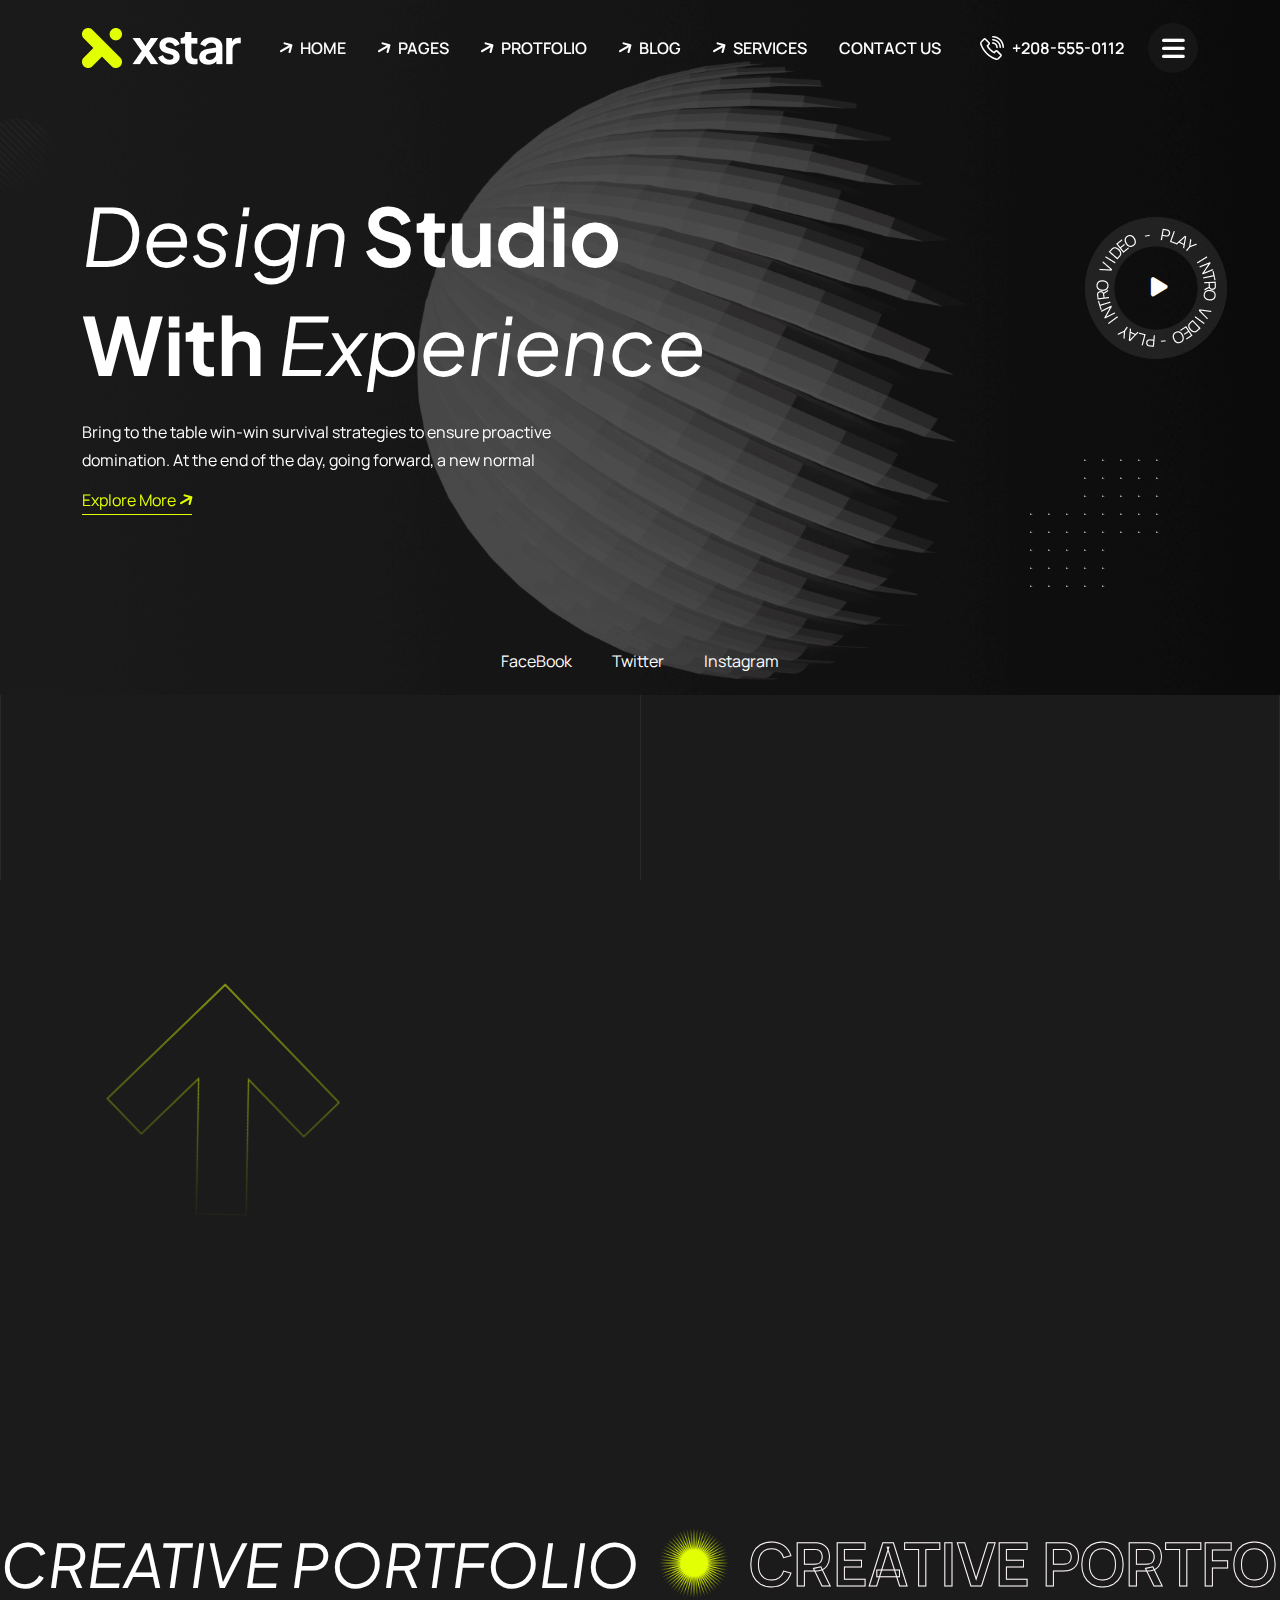
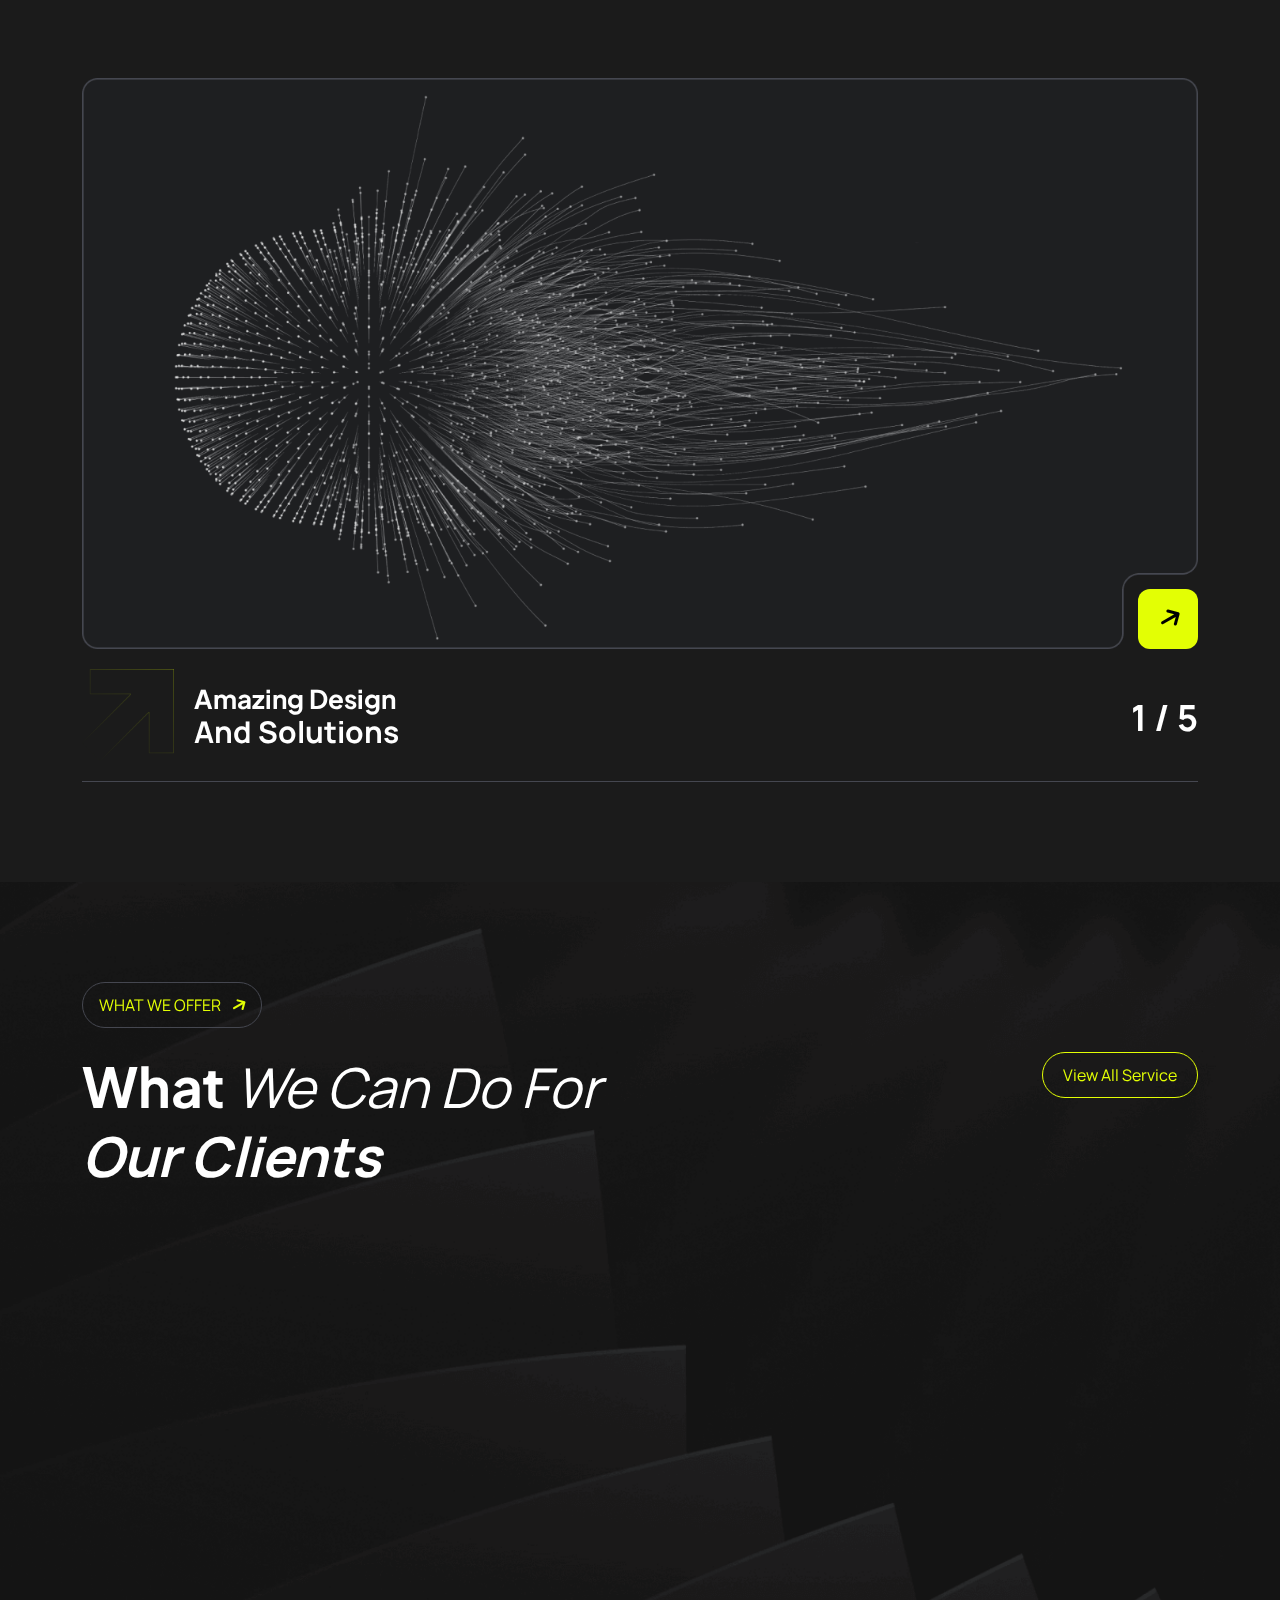
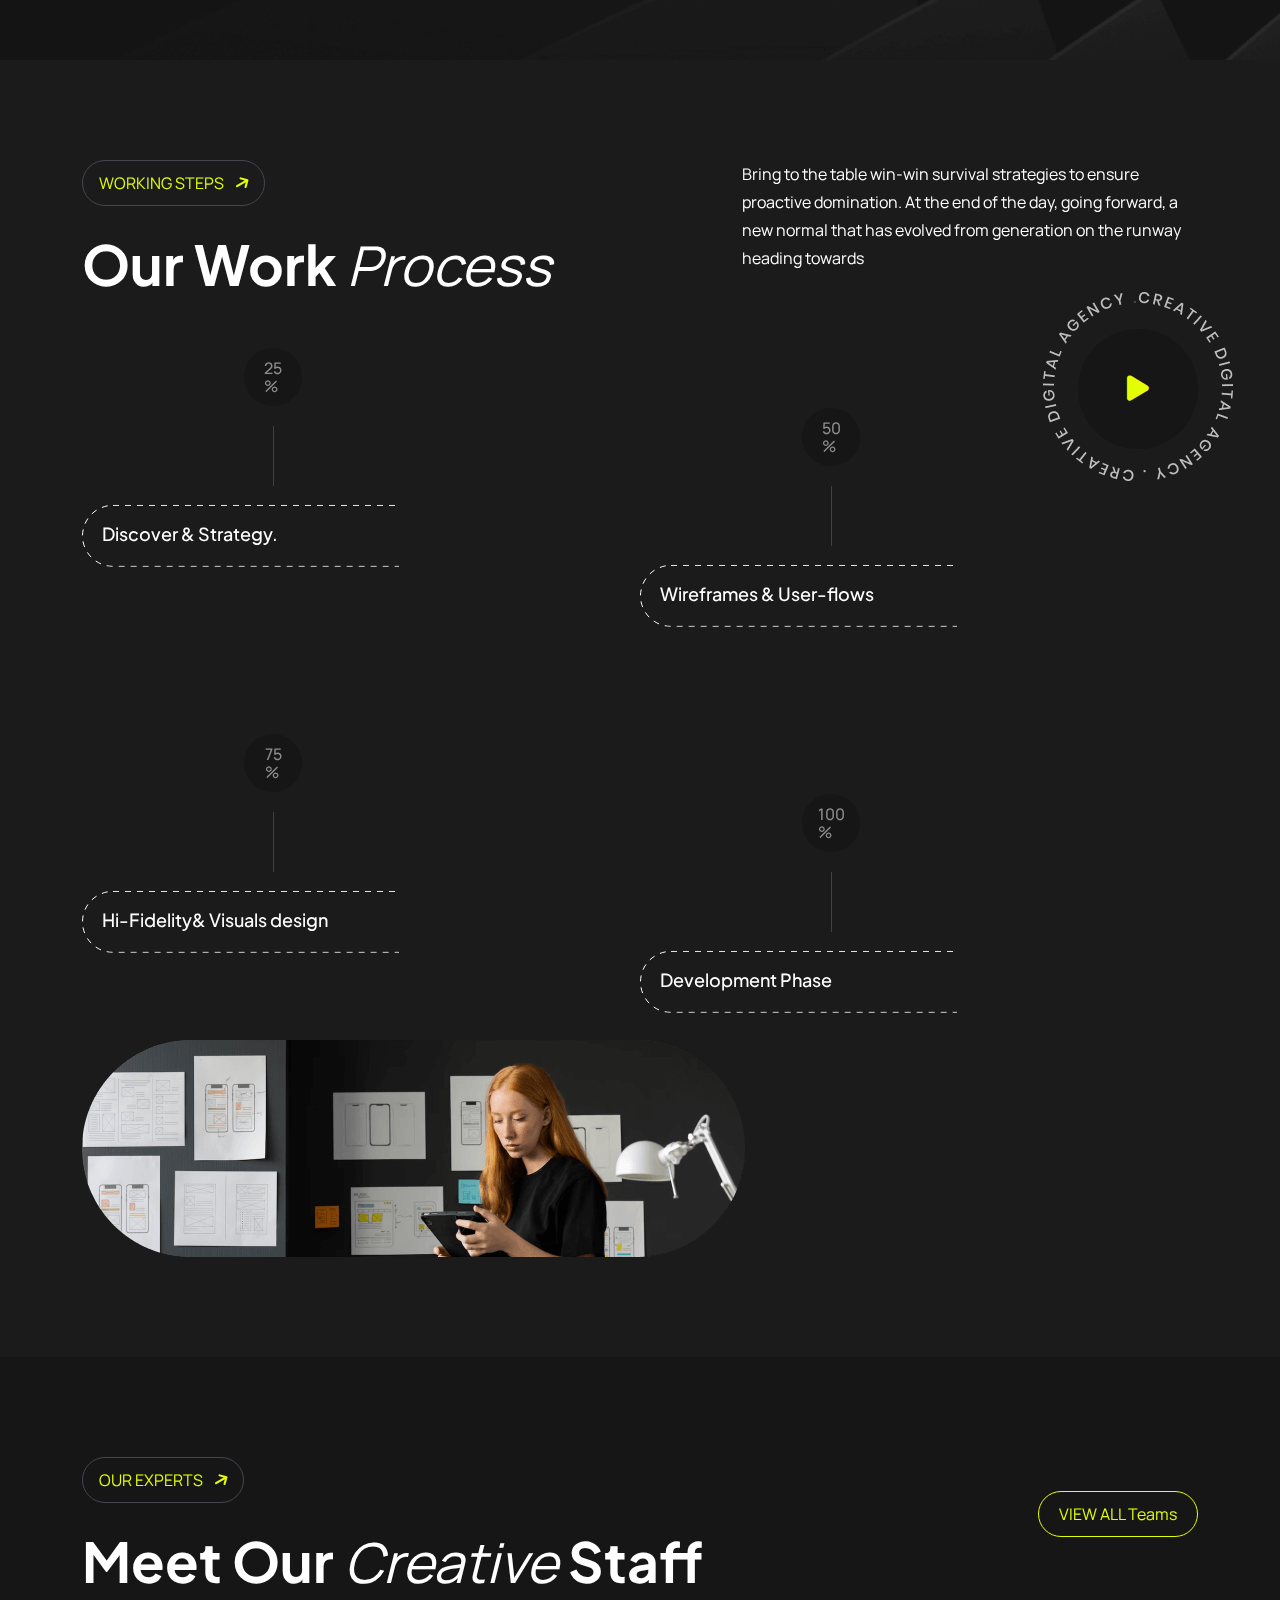
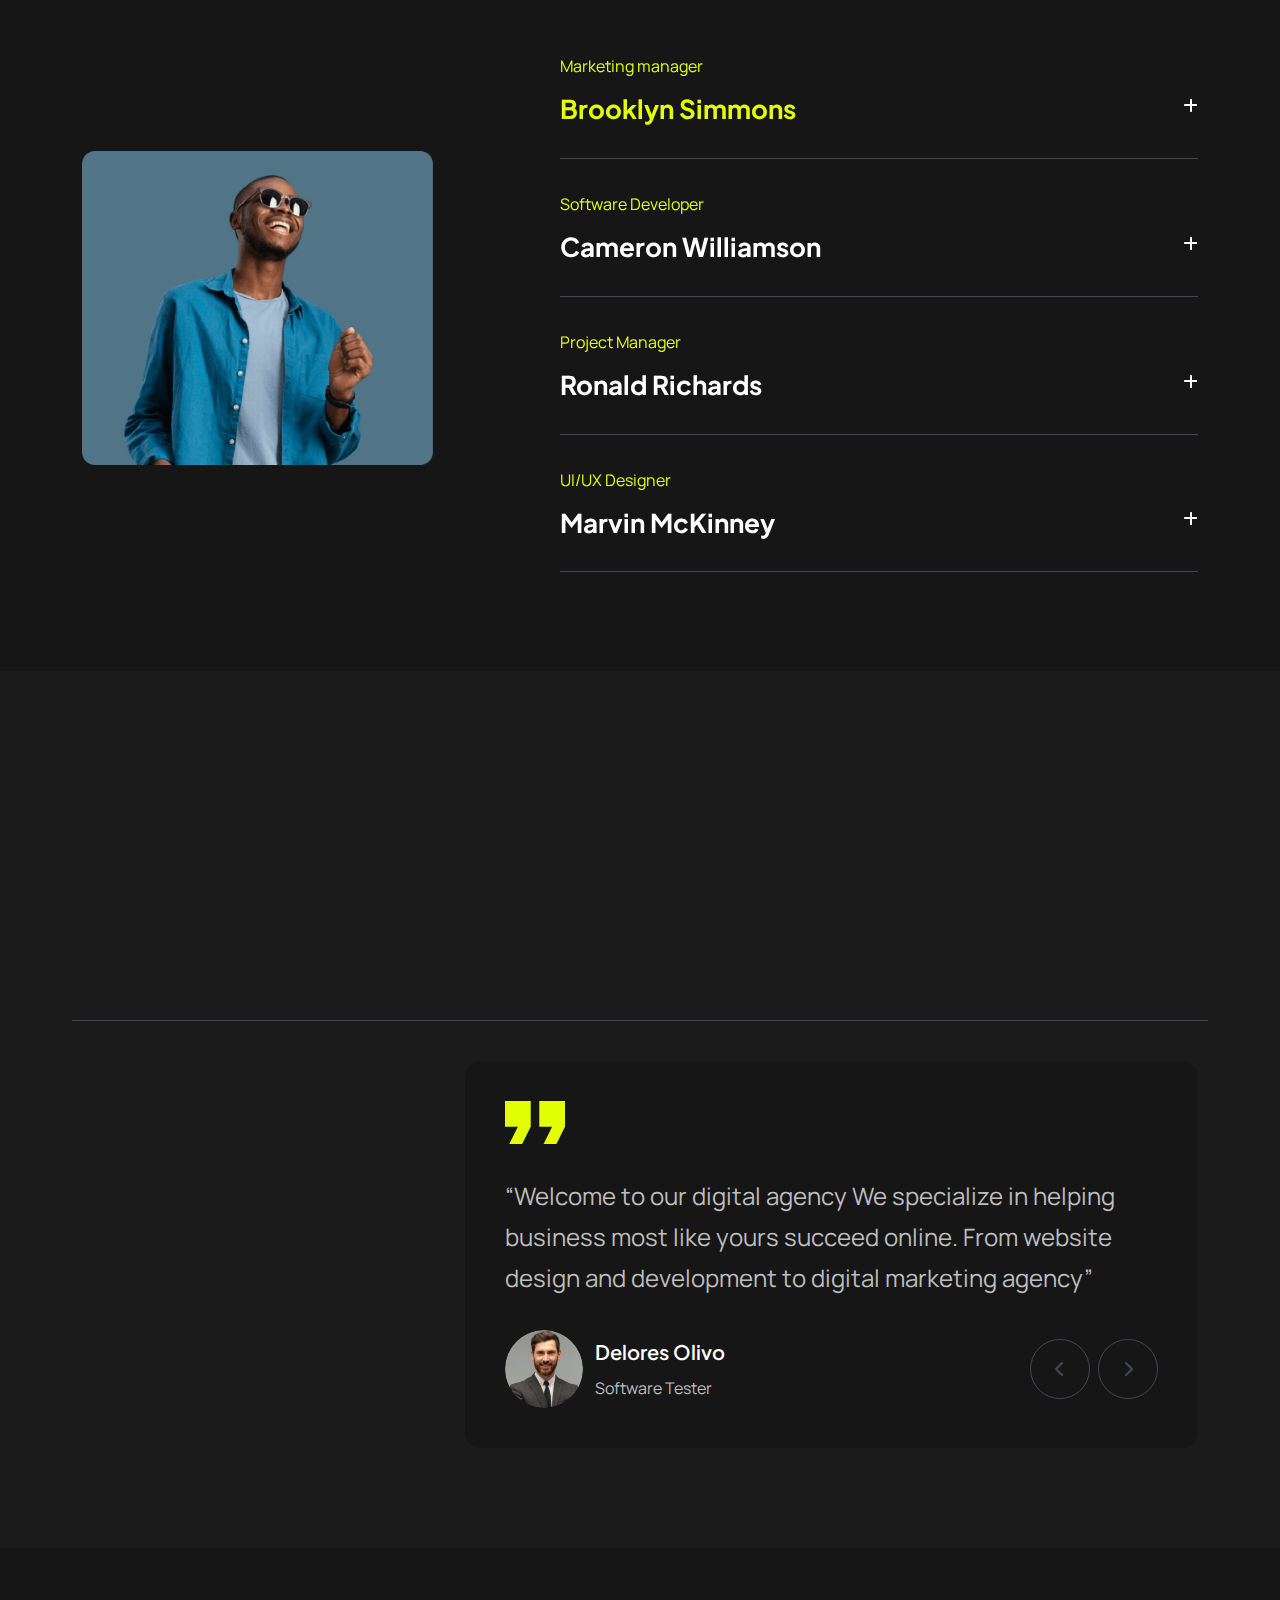
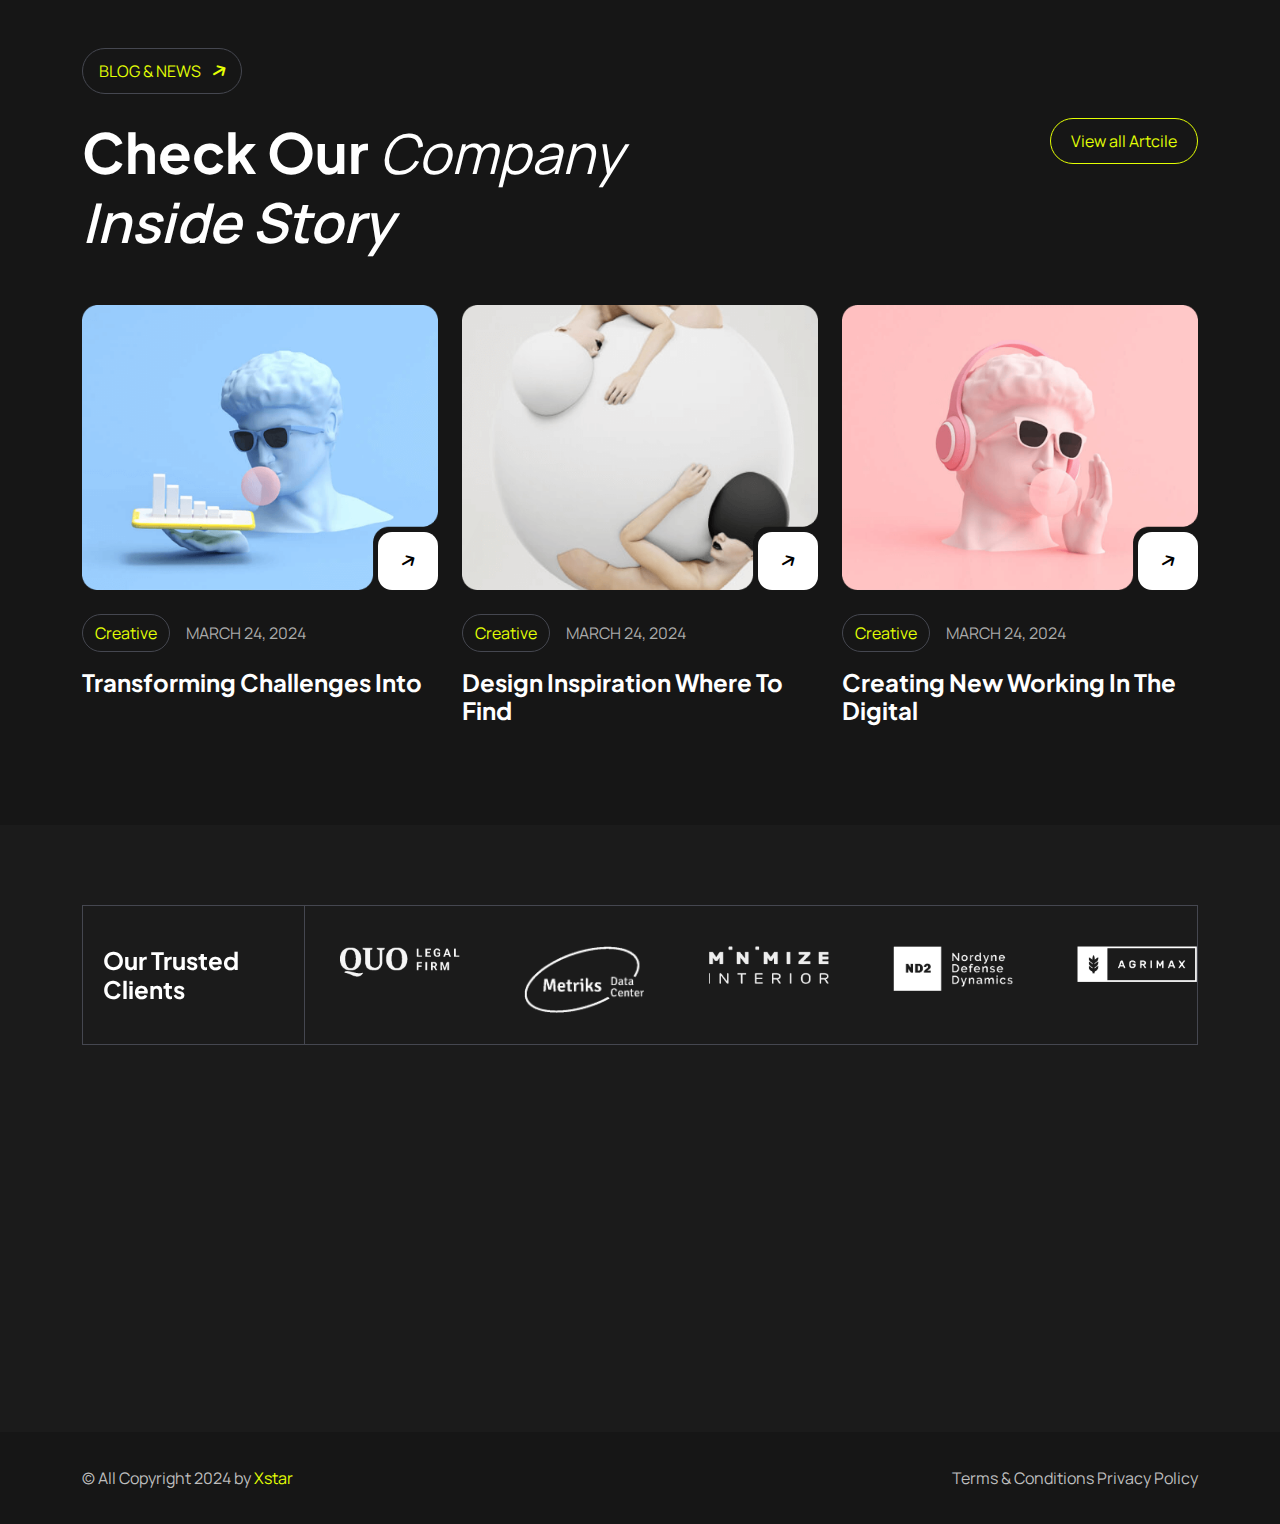
<file: index4.html>
<!doctype html>
<html lang="en">

<!--<< Header Area >>-->

<head>

    <!-- == Meta Tags == -->
    <meta charset="UTF-8">
    <meta http-equiv="X-UA-Compatible" content="IE=edge">
    <meta name="viewport" content="width=device-width, initial-scale=1.0">
    <!-- Keywords -->
    <meta name="keywords" content="boot, Bootstrap, Xstar - HTML Template">
    <!--  Description -->
    <meta name="description" content="Xstar - Landing HTML Template">
    <!-- == Page title == -->
    <title>Xstar - Digital Agency HTML Template</title>
    <!-- Favicon/x-icon -->
    <link rel="shortcut icon" href="assets/img/logo/favicon.png" type="image/x-icon">
    <!-- Bootstrap Min 5.2.3 Css-->
    <link rel="stylesheet" href="assets/css/bootstrap.min.css">
    <!-- Fontawsome Icons Css-->
    <link rel="stylesheet" href="assets/css/all.min.css">
    <!-- Magnifiq Popup Css -->
    <link rel="stylesheet" href="assets/css/magnific-popup.css">
    <!-- Nice Select Css -->
    <link rel="stylesheet" href="assets/css/nice-select.css">
    <!-- Swiper Slider Css -->
    <link rel="stylesheet" href="assets/css/swiper.min.css">
    <!-- Aos Animation Css -->
    <link rel="stylesheet" href="assets/css/aos.css">
    <!-- Main css -->
    <link rel="stylesheet" href="assets/css/main.css">
</head>

<body class="position-relative bg2-clr">

     <!-- Preloader Start -->
     <div id="preloader" class="preloader">
        <div class="animation-preloader">
            <div class="spinner">                
            </div>
            <div class="txt-loading">
                <span data-text-preloader="X" class="letters-loading">
                    X
                </span>
                <span data-text-preloader="S" class="letters-loading">
                    S
                </span>
                <span data-text-preloader="T" class="letters-loading">
                    T
                </span>
                <span data-text-preloader="A" class="letters-loading">
                    A
                </span>
                <span data-text-preloader="R" class="letters-loading">
                    R
                </span>
            </div>
            <p class="text-center">Loading</p>
        </div>
        <div class="loader">
            <div class="row">
                <div class="col-3 loader-section section-left">
                    <div class="bg"></div>
                </div>
                <div class="col-3 loader-section section-left">
                    <div class="bg"></div>
                </div>
                <div class="col-3 loader-section section-right">
                    <div class="bg"></div>
                </div>
                <div class="col-3 loader-section section-right">
                    <div class="bg"></div>
                </div>
            </div>
        </div>
    </div>

    <!-- Custom Header Start -->
    <header class="header-section cmn-fixed py-lg-0 py-6">
        <div class="container">
            <div class="main-navbar">
                <nav class="navbar-custom">
                    <div class="d-lg-flex flex-xl-nowrap flex-wrap align-items-center justify-content-lg-between">
                        <div class="d-flex align-items-center justify-content-between">
                            <a href="index.html" class="brand-logo">
                                <img class="w-100" src="assets/img/logo/logo.png" alt="logo">
                            </a>
                            <button class="navbar-toggle-btn d-block d-lg-none" type="button">
                                <span></span>
                                <span></span>
                                <span></span>
                                <span></span>
                            </button>
                        </div>
                        <div class="navbar-toggle-item">
                            <ul
                                class="custom-nav d-lg-flex d-grid gap-xxl-10 gap-xl-8 gap-lg-5 gap-md-2 gap-2 pt-lg-0 pt-5">
                                <li class="menu-item position-relative">
                                    <button class="position-relative ps-5  white-clr fw_500 cus-z1">
                                        Home
                                    </button>
                                    <ul class="sub-menu px-lg-4 py-xxl-3 py-2">
                                        <li class="menu-link py-1">
                                            <a href="index.html" class="fw_500 white-clr">Home Version-1</a>
                                        </li>
                                        <li class="menu-link py-1">
                                            <a href="index2.html" class="fw_500 white-clr">Home Version-2</a>
                                        </li>
                                        <li class="menu-link py-1">
                                            <a href="index3.html" class="fw_500 white-clr">Home Version-3</a>
                                        </li>
                                        <li class="menu-link py-1">
                                            <a href="index4.html" class="fw_500 white-clr">Home Version-4</a>
                                        </li>
                                    </ul>
                                </li>
                                <li class="menu-item position-relative">
                                    <button class="position-relative  ps-5 fw_500 white-clr cus-z1">
                                        Pages
                                    </button>
                                    <ul class="sub-menu px-lg-4 py-xxl-3 py-2">
                                        <li class="menu-link py-1">
                                            <a href="about.html" class="fw_500 white-clr">About</a>
                                        </li>
                                        <li class="menu-link py-1">
                                            <a href="pricing.html" class="fw_500 white-clr">Pricing Plan</a>
                                        </li>
                                        <li class="menu-link py-1">
                                            <a href="team.html" class="fw_500 white-clr">Team Grid</a>
                                        </li>
                                        <li class="menu-link py-1">
                                            <a href="team-details.html" class="fw_500 white-clr">Team Details</a>
                                        </li>
                                        <li class="menu-link py-1">
                                            <a href="faq.html" class="fw_500 white-clr">Faqs</a>
                                        </li>
                                        <li class="menu-link py-1">
                                            <a href="contact.html" class="fw_500 white-clr">Contact</a>
                                        </li>
                                        <li class="menu-link py-1">
                                            <a href="oops.html" class="fw_500 white-clr">Oops 404</a>
                                        </li>
                                    </ul>
                                </li>
                                <li class="menu-item position-relative">
                                    <button class="position-relative  ps-5 fw_500 white-clr cus-z1">
                                        Protfolio
                                    </button>
                                    <ul class="sub-menu px-lg-4 py-xxl-3 py-2">
                                        <li class="menu-link py-1">
                                            <a href="study-grid.html" class="fw_500 white-clr">Case Study</a>
                                        </li>
                                        <li class="menu-link py-1">
                                            <a href="study-details.html" class="fw_500 white-clr">Case Study Details</a>
                                        </li>
                                    </ul>
                                </li>
                                <li class="menu-item position-relative">
                                    <button class="position-relative  ps-5 fw_500 white-clr cus-z1">
                                        Blog
                                    </button>
                                    <ul class="sub-menu px-lg-4 py-xxl-3 py-2">
                                        <li class="menu-link py-1">
                                            <a href="blog-grid.html" class="fw_500 white-clr">Blog Grid</a>
                                        </li>
                                        <li class="menu-link py-1">
                                            <a href="blog-list.html" class="fw_500 white-clr">Blog List</a>
                                        </li>
                                        <li class="menu-link py-1">
                                            <a href="blog-details.html" class="fw_500 white-clr">Blog Details</a>
                                        </li>
                                    </ul>
                                </li>
                                <li class="menu-item position-relative">
                                    <button class="position-relative  ps-5 fw_500 white-clr cus-z1">
                                        Services
                                    </button>
                                    <ul class="sub-menu px-lg-4 py-xxl-3 py-2">
                                        <li class="menu-link py-1">
                                            <a href="service.html" class="fw_500 white-clr">Service</a>
                                        </li>
                                        <li class="menu-link py-1">
                                            <a href="service-details.html" class="fw_500 white-clr">Service Details</a>
                                        </li>
                                    </ul>
                                </li>
                                <li class="menu-item position-relative">
                                    <a href="contact.html" class="fw_500">
                                        Contact Us
                                    </a>
                                </li>
                            </ul>
                        </div>
                        <div
                            class="d-lg-flex d-grid justify-content-center ph-clickwrap align-items-center gap-xxl-7 gap-xl-6 gap-lg-5 gap-3">
                            <a href="#" class="d-flex align-items-center header-ph gap-2">
                                <svg width="24" height="24" viewBox="0 0 24 24" fill="none"
                                    xmlns="http://www.w3.org/2000/svg">
                                    <g clip-path="url(#clip0_6577_1298)">
                                        <path
                                            d="M21.2438 18.1073L17.7431 14.6066C17.0144 13.8779 15.8329 13.8771 15.1034 14.6066L14.0839 15.6261C11.7543 14.2035 9.79723 12.2464 8.37459 9.91682L9.49247 8.79899C10.2202 8.07121 10.2202 6.88701 9.49242 6.15923L5.9917 2.65851C5.26504 1.93194 4.08525 1.92519 3.34978 2.66071L1.14994 4.87766C0.0974045 5.76145 -0.272814 7.21251 0.207186 8.58777C2.67028 15.6461 8.35472 21.3305 15.413 23.7936C16.7409 24.2569 18.1046 23.9104 18.9717 23.0171C18.9842 23.006 18.9964 22.9946 19.0084 22.9826L21.2438 20.7471C21.9716 20.0193 21.9716 18.8352 21.2438 18.1073ZM20.1287 19.6319L17.9437 21.8168C17.9171 21.839 17.8919 21.863 17.8681 21.8888C17.4082 22.3887 16.6684 22.5613 15.9327 22.3044C9.32433 19.9984 4.00237 14.6764 1.69631 8.06802C1.43226 7.31141 1.62276 6.52752 2.18165 6.07091C2.20289 6.05357 2.22323 6.0351 2.24255 6.01565L4.46719 3.77366C4.49403 3.74672 4.52593 3.72536 4.56106 3.71081C4.5962 3.69626 4.63386 3.6888 4.67189 3.68887C4.7167 3.68887 4.80281 3.69984 4.87659 3.77366L8.37722 7.27438C8.43142 7.32871 8.46186 7.40231 8.46187 7.47905C8.46188 7.55579 8.43145 7.6294 8.37726 7.68374L6.82837 9.23263C6.70656 9.35442 6.62798 9.51274 6.60464 9.68339C6.58129 9.85405 6.61447 10.0277 6.69909 10.1777C8.37983 13.1574 10.8433 15.6209 13.8231 17.3016C13.9731 17.3862 14.1467 17.4194 14.3173 17.3961C14.488 17.3727 14.6463 17.2942 14.7681 17.1724L16.2187 15.7218C16.273 15.6676 16.3466 15.6371 16.4233 15.6371C16.5001 15.6371 16.5737 15.6676 16.628 15.7218L20.1287 19.2225C20.1829 19.2769 20.2133 19.3505 20.2133 19.4272C20.2133 19.504 20.1829 19.5776 20.1287 19.6319ZM12.6048 6.15604C12.1693 6.15604 11.8162 6.5091 11.8162 6.94462C11.8162 7.38013 12.1692 7.73319 12.6048 7.73319C14.6244 7.73319 16.2675 9.37631 16.2675 11.396C16.2675 11.8315 16.6206 12.1845 17.0561 12.1845C17.4916 12.1845 17.8447 11.8315 17.8447 11.396C17.8447 8.50668 15.4941 6.15604 12.6048 6.15604Z"
                                            fill="white" />
                                        <path
                                            d="M12.7779 3C12.3483 3 12 3.34828 12 3.7779C12 4.20752 12.3482 4.5558 12.7779 4.5558C16.4537 4.5558 19.4442 7.54629 19.4442 11.2221C19.4442 11.6517 19.7925 12 20.2221 12C20.6517 12 21 11.6517 21 11.2221C21 6.68844 17.3116 3 12.7779 3Z"
                                            fill="white" />
                                        <path
                                            d="M20.7128 3.28719C18.593 1.1674 15.7745 0 12.7767 0C12.3477 0 12 0.347735 12 0.776679C12 1.20562 12.3477 1.55336 12.7767 1.55336C18.1087 1.55336 22.4466 5.89127 22.4466 11.2233C22.4466 11.6523 22.7944 12 23.2233 12C23.6523 12 24 11.6523 24 11.2233C24 8.22542 22.8326 5.40702 20.7128 3.28719Z"
                                            fill="white" />
                                    </g>
                                    <defs>
                                        <clipPath id="clip0_6577_1298">
                                            <rect width="24" height="24" fill="white" />
                                        </clipPath>
                                    </defs>
                                </svg>
                                <span class="stext">
                                    +208-555-0112
                                </span>
                            </a>
                            <div class="remove-click remove-clickbg-adding d-center m-auto">
                                <i class="fas fa-bars"></i>
                            </div>
                        </div>
                    </div>
                </nav>
            </div>
        </div>
    </header>
    <!-- Custom Header End -->

    <!-- Custom Search Start -->
    <div class="search-wrap">
        <div class="search-inner">
            <i class="fas fa-times search-close" id="search-close"></i>
            <div class="search-cell">
                <form method="get">
                    <div class="search-field-holder">
                        <input type="search" class="main-search-input" placeholder="Search...">
                    </div>
                </form>
            </div>
        </div>
    </div>
    <!-- Custom Search End -->

    <!-- Main start -->
    <main class="main position-relative overflow-hidden" id="mains">

        <!-- Custom Line Shape -->
        <div class="line-shape cus-z-1 first w-100 h-100 d-flex flex-wrap"></div>
        <!-- Custom Line Shape -->

        <!-- Hero Section Version0 -->
        <section class="hero-section-version4 position-relative">
            <div class="container">
                <div class="row g-5">
                    <div class="hero-v4-content position-relative pe-10">
                        <div
                            class="d-flex align-items-sm-center align-items-end justify-content-between mb-xxl-7 mb-xl-5 mb-lg-4 mb-2">
                            <h1 class="white-clr text-capitalize">
                                <span class="d-block" data-aos="zoom-in-left" data-aos-duration="1800">
                                    <span class="italic">Design</span> Studio
                                </span>
                                <span class="d-block" data-aos="zoom-in-left" data-aos-duration="1800">
                                    With <span class="italic">Experience</span>
                                </span>
                            </h1>
                            <a href="https://www.youtube.com/watch?v=lMJImKo-eZU" class="video-popup">
                                <span class="icon">
                                    <i class="fas fa-play"></i>
                                </span>
                                <img src="assets/img/element/bn1-circle.png" alt="img" class="hero-circle">
                            </a>
                        </div>
                        <div class="ringle-content" data-aos="zoom-in-up" data-aos-duration="1800" data-aos-delay="7">
                            <p class="white-clr mb-xxl-5 mb-xl-3 mb-lg-3 mb-md-2 mb-1">
                                Bring to the table win-win survival strategies to ensure proactive domination. At the
                                end of the day, going forward, a
                                new normal
                            </p>
                            <a href="about.html" class="explore-more d-inline-flex align-items-center gap-1">
                                Explore More
                                <span class="rot60">
                                    <i class="fas fa-arrow-up"></i>
                                </span>
                            </a>
                        </div>
                    </div>
                </div>
            </div>
            <!-- Social -->
            <div class="spilit-socail d-flex align-items-center gap-xxl-16 gap-xl-10 gap-5">
                <a href="">
                    FaceBook
                </a>
                <a href="">
                    Twitter
                </a>
                <a href="">
                    Instagram
                </a>
            </div>
            <!-- Social -->

            <!-- Element -->
            <img src="assets/img/element/cmn-dost.png" alt="img" class="hero-v4-element">
            <!-- Element -->
        </section>
        <!-- Hero Section Version0 -->

        <!-- Cmn About Start -->
        <section class="pt-space pb-space section-bg">
            <div class="container">
                <div class="row g-6 justify-content-between">
                    <div class="col-lg-6 pe-lg-14">
                        <div class="d-flex gap-xxl-7 gap-xl-5 gap-4 position-relative z-index-1">
                            <div class="about-small-thumb w-100" data-aos="zoom-in" data-aos-duration="1500">
                                <img src="assets/img/about/about-s1.png" alt="img" class="w-100">
                            </div>
                            <div class="about-small-thumb w-100 mt-xxl-10 mt-xl-7 mt-lg-5 mt-3" data-aos="zoom-in"
                                data-aos-duration="1800">
                                <img src="assets/img/about/about-s2.png" alt="img" class="w-100">
                            </div>
                            <!--- About Arrow -->
                            <img src="assets/img/element/arrow-right-storke.png" alt="img" class="about-tumb-arrow">
                        </div>
                    </div>
                    <div class="col-lg-6">
                        <div class="about-samll-content">
                            <div class="pricing-title">
                                <div class="radius-btn text-uppercase cmn-border d-inline-flex radius100 py-xxl-2 py-2 px-xxl-4 px-4 theme-clr gap-xxl-4 gap-3 mb-xxl-8 mb-xl-6 mb-5"
                                    data-aos="zoom-in-left" data-aos-duration="1400">
                                    ABOUT XSTAR
                                    <span class="rot60 d-inline-block">
                                        <i class="fas fa-arrow-up theme-clr"></i>
                                    </span>
                                </div>
                                <h2 class="stitle d-flex align-items-center mb-xxl-8 mb-xl-7 mb-lg-6 mb-5 gap-xxl-7 gap-xl-5 gap-3"
                                    data-aos="zoom-in-left" data-aos-duration="1700">
                                    <img src="assets/img/element/arrow-right-storke.png" alt="img" data-aos="zoom-in-up"
                                        data-aos-duration="2000">
                                    To Create Artistic & Creative Design
                                </h2>
                                <p class="white-clr mb-xxl-8 mb-xl-8 mb-5" data-aos="zoom-in-up"
                                    data-aos-duration="1400">
                                    Bring to the table win-win survival strategies to ensure proactive domination. At
                                    the end of the day, going forward, a
                                    new normal that has evolved from generation on the runway heading towards a
                                    streamlined cloud.
                                </p>
                                <div class="result-progress-wrap" data-aos="zoom-in-up" data-aos-duration="1800">
                                    <div class="progres-item mb-xxl-6 mb-xl-5 mb-4">
                                        <div class="d-flex align-items-center justify-content-between mb-xxl-4 mb-3">
                                            <span class="conssub">
                                                Branding Design
                                            </span>
                                            <span class="cons">88%</span>
                                        </div>
                                        <div class="progress-solving">
                                            <div class="progress-bar"></div>
                                        </div>
                                    </div>
                                    <div class="progres-item">
                                        <div class="d-flex align-items-center justify-content-between mb-xxl-4 mb-3">
                                            <span class="conssub">
                                                Business
                                            </span>
                                            <span class="cons">96%</span>
                                        </div>
                                        <div class="progress-solving">
                                            <div class="progress-bar"></div>
                                        </div>
                                    </div>
                                </div>
                            </div>
                        </div>
                    </div>
                </div>
            </div>
        </section>
        <!-- Cmn About End -->

        <!-- Text SLider Start -->
        <div class="digital-solution testi-italic pb-lg-20 pb-15">
            <div class="mycustom-marque">
                <div class="scrolling-wrap">
                    <div class="comm">
                        <div class="cmn-textslide textitalick">CREATIVE portfolio</div>
                        <div><img src="assets/img/client/text-slide.png" alt="img"></div>
                        <div class="cmn-textslide text-custom-storke">CREATIVE portfolio</div>
                        <div class="cmn-textslide textitalick">CREATIVE portfolio</div>
                        <div><img src="assets/img/client/text-slide.png" alt="img"></div>
                        <div class="cmn-textslide text-custom-storke">CREATIVE portfolio</div>
                    </div>
                    <div class="comm">
                        <div class="cmn-textslide textitalick">CREATIVE portfolio</div>
                        <div><img src="assets/img/client/text-slide.png" alt="img"></div>
                        <div class="cmn-textslide text-custom-storke">CREATIVE portfolio</div>
                        <div class="cmn-textslide textitalick">CREATIVE portfolio</div>
                        <div><img src="assets/img/client/text-slide.png" alt="img"></div>
                        <div class="cmn-textslide text-custom-storke">CREATIVE portfolio</div>
                    </div>
                </div>
            </div>
        </div>
        <!-- Text Slider End -->

        <!-- Protfolio Solution Start -->
        <section class="protfolio-solution pb-space">
            <div class="container">
                <div class="swiper protfolio-solutionwrap">
                    <div class="swiper-wrapper">
                        <div class="swiper-slide">
                            <div class="protfolio-solution-item">
                                <div class="thumb position-relative mb-xxl-7 mb-5">
                                    <img src="assets/img/banner/solution1.png" alt="img">
                                    <a href="service.html" class="mission-v4-btn d-center">
                                        <span class="rot60">
                                            <i class="fa-solid fa-arrow-up"></i>
                                        </span>
                                    </a>
                                </div>
                                <div
                                    class="content bb-border pb-xxl-7 pb-5 d-flex align-items-center gap-xxl-7 gap-xl-5 gap-4">
                                    <img src="assets/img/element/arrow-cmn.png" alt="img">
                                    <a href="service.html" class="cont">
                                        <h4 class="white-clr">
                                            Amazing Design
                                            <span class="d-block">
                                                and Solutions
                                            </span>
                                        </h4>
                                    </a>
                                </div>
                            </div>
                        </div>
                        <div class="swiper-slide">
                            <div class="protfolio-solution-item">
                                <div class="thumb position-relative mb-xxl-7 mb-5">
                                    <img src="assets/img/banner/solution1.png" alt="img">
                                    <a href="service.html" class="mission-v4-btn d-center">
                                        <span class="rot60">
                                            <i class="fa-solid fa-arrow-up"></i>
                                        </span>
                                    </a>
                                </div>
                                <div
                                    class="content bb-border pb-xxl-7 pb-5 d-flex align-items-center gap-xxl-7 gap-xl-5 gap-4">
                                    <img src="assets/img/element/arrow-cmn.png" alt="img">
                                    <a href="service.html" class="cont">
                                        <h4 class="white-clr">
                                            Amazing Design
                                            <span class="d-block">
                                                and Solutions
                                            </span>
                                        </h4>
                                    </a>
                                </div>
                            </div>
                        </div>
                        <div class="swiper-slide">
                            <div class="protfolio-solution-item">
                                <div class="thumb position-relative mb-xxl-7 mb-5">
                                    <img src="assets/img/banner/solution1.png" alt="img">
                                    <a href="service.html" class="mission-v4-btn d-center">
                                        <span class="rot60">
                                            <i class="fa-solid fa-arrow-up"></i>
                                        </span>
                                    </a>
                                </div>
                                <div
                                    class="content bb-border pb-xxl-7 pb-5 d-flex align-items-center gap-xxl-7 gap-xl-5 gap-4">
                                    <img src="assets/img/element/arrow-cmn.png" alt="img">
                                    <a href="service.html" class="cont">
                                        <h4 class="white-clr">
                                            Amazing Design
                                            <span class="d-block">
                                                and Solutions
                                            </span>
                                        </h4>
                                    </a>
                                </div>
                            </div>
                        </div>
                        <div class="swiper-slide">
                            <div class="protfolio-solution-item">
                                <div class="thumb position-relative mb-xxl-7 mb-5">
                                    <img src="assets/img/banner/solution1.png" alt="img">
                                    <a href="service.html" class="mission-v4-btn d-center">
                                        <span class="rot60">
                                            <i class="fa-solid fa-arrow-up"></i>
                                        </span>
                                    </a>
                                </div>
                                <div
                                    class="content bb-border pb-xxl-7 pb-5 d-flex align-items-center gap-xxl-7 gap-xl-5 gap-4">
                                    <img src="assets/img/element/arrow-cmn.png" alt="img">
                                    <a href="service.html" class="cont">
                                        <h4 class="white-clr">
                                            Amazing Design
                                            <span class="d-block">
                                                and Solutions
                                            </span>
                                        </h4>
                                    </a>
                                </div>
                            </div>
                        </div>
                    </div>
                    <div class="swiper-pagination"></div>
                </div>
            </div>
        </section>
        <!-- Protfolio Solution End -->

        <!-- Offer Start -->
        <section class="offer-sectionv04 pt-space pb-space position-relative">
            <div class="container">
                <div
                    class="d-flex align-items-center justify-content-between flex-wrap gap-5 mb-xxl-17 mb-xl-12 mb-lg-10 mb-md-10 mb-sm-10 mb-9">
                    <div class="pricing-title">
                        <div
                            class="radius-btn text-uppercase cmn-border d-inline-flex radius100 py-xxl-2 py-2 px-xxl-4 px-4 theme-clr gap-xxl-4 gap-3">
                            WHAT WE OFFER
                            <span class="rot60 d-inline-block">
                                <i class="fas fa-arrow-up theme-clr"></i>
                            </span>
                        </div>
                        <h2 class="stitle mt-xxl-8 mt-xl-6 mt-5">
                            What <span class="fw-400">We Can Do for</span>
                            <span class="d-block fw-bold">
                                Our Clients
                            </span>
                        </h2>
                    </div>
                    <a href="service.html"
                        class="radius-btn d-inline-flex text-capitalize radius100 py-xxl-2 py-2 px-xxl-5 px-5 theme-border theme-clr gap-xxl-4 gap-3 mb-xxl-8 mb-xl-6 mb-5">
                        view all service
                    </a>
                </div>
                <div class="row g-xxl-7 g-xl-6 g-4">
                    <div class="col-lg-4 col-md-6 col-sm-6" data-aos="fade-up" data-aos-duration="800"
                        data-aos-delay="500">
                        <div class="offer-item d-md-grid d-grid gap-xxl-6 gap-xl-5 gap-lg-4 gap-3 p-xxl-9 p-xl-5 p-4">
                            <div class="icon-area d-flex justify-content-between mb-md-0 mb-4">
                                <img src="assets/img/element/offer1.png" alt="img">
                                <h5 class="seri white-clr d-flex align-items-end">
                                    01
                                </h5>
                            </div>
                            <div class="content">
                                <h5 class="white-clr mb-xxl-4 mb-xl-4 mb-3">
                                    <a href="contact.html">product Design</a>
                                </h5>
                                <p class="pra-clr mb-xxl-5 mb-xl-4 mb-3">
                                    Phasellus dictum massa eu ullamcorper faucibus integer vel odio in lorem facilisis
                                    consectetur sed eu neque. Curabitur
                                    fermentum eu dolor ac
                                </p>
                                <a href="contact.html" class="btn-hover white-clr d-flex gap-4">
                                    Explore More
                                    <span class="rot60">
                                        <i class="fas fa-arrow-up white-clr"></i>
                                    </span>
                                </a>
                            </div>
                        </div>
                    </div>
                    <div class="col-lg-4 col-md-6 col-sm-6" data-aos="fade-up" data-aos-duration="800"
                        data-aos-delay="400">
                        <div class="offer-item d-md-grid d-grid gap-xxl-6 gap-xl-5 gap-lg-4 gap-3 p-xxl-9 p-xl-5 p-4">
                            <div class="icon-area d-flex justify-content-between mb-md-0 mb-4">
                                <img src="assets/img/element/offer2.png" alt="img">
                                <h5 class="seri white-clr d-flex align-items-end">
                                    02
                                </h5>
                            </div>
                            <div class="content">
                                <h5 class="white-clr mb-xxl-4 mb-xl-4 mb-3">
                                    <a href="contact.html">UI/UX design</a>
                                </h5>
                                <p class="pra-clr mb-xxl-5 mb-xl-4 mb-3">
                                    Phasellus dictum massa eu ullamcorper faucibus integer vel odio in lorem facilisis
                                    consectetur sed eu
                                    neque. Curabitur
                                    fermentum eu dolor ac
                                </p>
                                <a href="contact.html" class="btn-hover white-clr d-flex gap-4">
                                    Explore More
                                    <span class="rot60">
                                        <i class="fas fa-arrow-up white-clr"></i>
                                    </span>
                                </a>
                            </div>
                        </div>
                    </div>
                    <div class="col-lg-4 col-md-6 col-sm-6" data-aos="fade-up" data-aos-duration="800"
                        data-aos-delay="400">
                        <div class="offer-item d-md-grid d-grid gap-xxl-6 gap-xl-5 gap-lg-4 gap-3 p-xxl-9 p-xl-5 p-4">
                            <div class="icon-area d-flex justify-content-between mb-md-0 mb-4">
                                <img src="assets/img/element/offer3.png" alt="img">
                                <h5 class="seri white-clr d-flex align-items-end">
                                    03
                                </h5>
                            </div>
                            <div class="content">
                                <h5 class="white-clr mb-xxl-4 mb-xl-4 mb-3">
                                    <a href="contact.html">Branding Design</a>
                                </h5>
                                <p class="pra-clr mb-xxl-5 mb-xl-4 mb-3">
                                    Phasellus dictum massa eu ullamcorper faucibus integer vel odio in lorem facilisis
                                    consectetur sed eu
                                    neque. Curabitur
                                    fermentum eu dolor ac
                                </p>
                                <a href="contact.html" class="btn-hover white-clr d-flex gap-4">
                                    Explore More
                                    <span class="rot60">
                                        <i class="fas fa-arrow-up white-clr"></i>
                                    </span>
                                </a>
                            </div>
                        </div>
                    </div>
                </div>
            </div>
        </section>
        <!-- Offer End -->

        <!-- Step Working Start -->
        <section class="working-sectionv04 pt-space pb-space position-relative">
            <div class="container">
                <div class="row justify-content-between g-4 mb-xxl-17 mb-xl-12 mb-lg-10 mb-md-10 mb-sm-10 mb-9">
                    <div class="col-lg-7">
                        <div class="pricing-title">
                            <div
                                class="radius-btn text-uppercase cmn-border d-inline-flex radius100 py-xxl-2 py-2 px-xxl-4 px-4 theme-clr gap-xxl-4 gap-3">
                                Working steps
                                <span class="rot60 d-inline-block">
                                    <i class="fas fa-arrow-up theme-clr"></i>
                                </span>
                            </div>
                            <h2 class="stitle mt-xxl-8 mt-xl-6 mt-5">
                                Our Work <span class="fw-400">process</span>
                            </h2>
                        </div>
                    </div>
                    <div class="col-lg-5">
                        <div class="text-box position-relative">
                            <p>
                                Bring to the table win-win survival strategies to ensure proactive domination. At the
                                end of
                                the
                                day, going forward, a
                                new normal that has evolved from generation on the runway heading towards
                            </p>
                            <a href="https://www.youtube.com/watch?v=lMJImKo-eZU" class="video-popup step-textcircle">
                                <span class="icon d-center radius100">
                                    <i class="fas fa-play"></i>
                                </span>
                                <img src="assets/img/element/step-textcircle.png" alt="img" class="step-circle">
                            </a>
                        </div>
                    </div>
                </div>
                <div class="step-working-processwrap">
                    <div class="step-working-inner">
                        <div class="step-working-processitem d-grid gap-7">
                            <div class="d-grid gap-5 justify-content-end me-20">
                                <div class="serial d-grid align-content-center justify-content-center radius100">
                                    <span class="d-block">
                                        25
                                    </span>
                                    <span>
                                        %
                                    </span>
                                </div>
                                <div class="vline"></div>
                            </div>
                            <div class="process-btn">
                                Discover & Strategy.
                                <svg width="350" height="62" viewBox="0 0 350 62" fill="none"
                                    xmlns="http://www.w3.org/2000/svg">
                                    <rect x="0.5" y="0.5" width="349" height="61" rx="30.5"
                                        stroke="url(#paint0_linear_6485_42407)" stroke-dasharray="6 6" />
                                    <defs>
                                        <linearGradient id="paint0_linear_6485_42407" x1="1.55534e-07" y1="40.5"
                                            x2="316.59" y2="38.8127" gradientUnits="userSpaceOnUse">
                                            <stop offset="2" stop-color="white" />
                                            <stop offset="1" stop-opacity="0" />
                                        </linearGradient>
                                    </defs>
                                </svg>

                            </div>
                        </div>
                    </div>
                    <div class="step-working-inner">
                        <div class="step-working-processitem d-grid gap-7">
                            <div class="d-grid gap-5 justify-content-end me-20">
                                <div class="serial d-grid align-content-center justify-content-center radius100">
                                    <span class="d-block">
                                        50
                                    </span>
                                    <span>
                                        %
                                    </span>
                                </div>
                                <div class="vline"></div>
                            </div>
                            <div class="process-btn">
                                Wireframes & User-flows
                                <svg width="350" height="62" viewBox="0 0 350 62" fill="none"
                                    xmlns="http://www.w3.org/2000/svg">
                                    <rect x="0.5" y="0.5" width="349" height="61" rx="30.5"
                                        stroke="url(#paint0_linear_6485_42404)" stroke-dasharray="6 6" />
                                    <defs>
                                        <linearGradient id="paint0_linear_6485_42404" x1="1.55534e-07" y1="40.5"
                                            x2="316.59" y2="38.8127" gradientUnits="userSpaceOnUse">
                                            <stop offset="2" stop-color="white" />
                                            <stop offset="1" stop-opacity="0" />
                                        </linearGradient>
                                    </defs>
                                </svg>

                            </div>
                        </div>
                    </div>
                    <div class="step-working-inner">
                        <div class="step-working-processitem d-grid gap-7">
                            <div class="d-grid gap-5 justify-content-end me-20">
                                <div class="serial d-grid align-content-center justify-content-center radius100">
                                    <span class="d-block">
                                        75
                                    </span>
                                    <span>
                                        %
                                    </span>
                                </div>
                                <div class="vline"></div>
                            </div>
                            <div class="process-btn">
                                Hi-Fidelity& Visuals design
                                <svg width="350" height="62" viewBox="0 0 350 62" fill="none"
                                    xmlns="http://www.w3.org/2000/svg">
                                    <rect x="0.5" y="0.5" width="349" height="61" rx="30.5"
                                        stroke="url(#paint0_linear_6485_42405)" stroke-dasharray="6 6" />
                                    <defs>
                                        <linearGradient id="paint0_linear_6485_42405" x1="1.55534e-07" y1="40.5"
                                            x2="316.59" y2="38.8127" gradientUnits="userSpaceOnUse">
                                            <stop offset="2" stop-color="white" />
                                            <stop offset="1" stop-opacity="0" />
                                        </linearGradient>
                                    </defs>
                                </svg>

                            </div>
                        </div>
                    </div>
                    <div class="step-working-inner">
                        <div class="step-working-processitem d-grid gap-7">
                            <div class="d-grid gap-5 justify-content-end me-20">
                                <div class="serial d-grid align-content-center justify-content-center radius100">
                                    <span class="d-block">
                                        100
                                    </span>
                                    <span>
                                        %
                                    </span>
                                </div>
                                <div class="vline"></div>
                            </div>
                            <div class="process-btn">
                                Development Phase
                                <svg width="350" height="62" viewBox="0 0 350 62" fill="none"
                                    xmlns="http://www.w3.org/2000/svg">
                                    <rect x="0.5" y="0.5" width="349" height="61" rx="30.5"
                                        stroke="url(#paint0_linear_6485_42406)" stroke-dasharray="6 6" />
                                    <defs>
                                        <linearGradient id="paint0_linear_6485_42406" x1="1.55534e-07" y1="40.5"
                                            x2="316.59" y2="38.8127" gradientUnits="userSpaceOnUse">
                                            <stop offset="2" stop-color="white" />
                                            <stop offset="1" stop-opacity="0" />
                                        </linearGradient>
                                    </defs>
                                </svg>

                            </div>
                        </div>
                    </div>
                </div>
                <!-- Element -->
                <div class="step-element1">
                    <img src="assets/img/service/step-working.png" alt="img">
                </div>
                <!-- Element -->
            </div>
        </section>
        <!-- Step Working End -->

        <!-- Tab Case Study Start -->
        <section class="case-staft-section bg1-clr pt-space pb-space position-relative">
            <div class="container position-relative">
                <div
                    class="d-flex align-items-center justify-content-between flex-wrap gap-5 mb-xxl-15 mb-xl-12 mb-lg-10 mb-md-10 mb-sm-10 mb-9">
                    <div class="pricing-title">
                        <div
                            class="radius-btn text-uppercase cmn-border d-inline-flex radius100 py-xxl-2 py-2 px-xxl-4 px-4 theme-clr gap-xxl-4 gap-3 mb-xxl-8 mb-xl-6 mb-5">
                            oUR experts
                            <span class="rot60 d-inline-block">
                                <i class="fas fa-arrow-up theme-clr"></i>
                            </span>
                        </div>
                        <h2 class="stitle">
                            Meet our <span class="fw-400">creative</span> Staff
                        </h2>
                    </div>
                    <a href="team.html"
                        class="radius-btn d-inline-flex radius100 py-xxl-2 py-2 px-xxl-5 px-5 theme-border theme-clr gap-xxl-4 gap-3 mb-xxl-8 mb-xl-6 mb-5">
                        VIEW ALL Teams
                    </a>
                </div>
                <div class="onhover-tabbing-wrap position-relative">
                    <div class="row justify-content-between align-items-center g-xxl-10 g-xl-8 g-5">
                        <div class="col-lg-4">
                            <div class="tab-content" id="nav-tabContent">
                                <div class="tab-pane fade show active" id="nav-home" role="tabpanel"
                                    aria-labelledby="nav-home-tab">
                                    <div class="staf-thumb">
                                        <img src="assets/img/blog/nstaf1.png" alt="img">
                                    </div>
                                </div>
                                <div class="tab-pane fade" id="nav-profile" role="tabpanel"
                                    aria-labelledby="nav-profile-tab">
                                    <div class="staf-thumb">
                                        <img src="assets/img/blog/nstar5.png" alt="img">
                                    </div>
                                </div>
                                <div class="tab-pane fade" id="nav-contact" role="tabpanel"
                                    aria-labelledby="nav-contact-tab">
                                    <div class="staf-thumb">
                                        <img src="assets/img/blog/nstar6.png" alt="img">
                                    </div>
                                </div>
                                <div class="tab-pane fade" id="nav-contact01" role="tabpanel"
                                    aria-labelledby="nav-contact-tab01">
                                    <div class="staf-thumb">
                                        <img src="assets/img/blog/nstar7.png" alt="img">
                                    </div>
                                </div>
                            </div>
                        </div>
                        <div class="col-lg-7">
                            <div class="nav nav-tabs" id="nav-tab" role="tablist" data-toggle="tab-hover">
                                <div class="nav-link px-0 pb-xxl-10 pb-xl-8 pb-lg-6 pb-4 active" id="nav-home-tab"
                                    data-bs-toggle="tab" data-bs-target="#nav-home" role="tab" aria-controls="nav-home"
                                    aria-selected="true">
                                    <div class="info-left">
                                        <span class="devs text-start theme-clr d-block mb-xxl-4 mb-3">
                                            Marketing manager
                                        </span>
                                        <h4 class="white-clr text-start">
                                            Brooklyn Simmons
                                        </h4>
                                    </div>
                                    <div class="social-profile">
                                        <ul>
                                            <li><a href="#"><i class="fab fa-facebook-f"></i></a></li>
                                            <li><a href="#"><i class="fab fa-twitter"></i></a></li>
                                            <li><a href="#"><i class="fab fa-instagram"></i></a></li>
                                            <li><a href="#"><i class="fab fa-linkedin-in"></i></a></li>
                                        </ul>
                                        <span class="plus-btn"><i class="fa-solid fa-plus"></i></span>
                                    </div>
                                </div>
                                <div class="nav-link px-0 py-xxl-10 py-xl-8 py-lg-6 py-4" id="nav-profile-tab"
                                    data-bs-toggle="tab" data-bs-target="#nav-profile" role="tab"
                                    aria-controls="nav-profile" aria-selected="false">
                                    <div class="info-left">
                                        <span class="devs text-start theme-clr d-block mb-xxl-4 mb-3">
                                            Software Developer
                                        </span>
                                        <h4 class="white-clr text-start">
                                            Cameron Williamson
                                        </h4>
                                    </div>
                                    <div class="social-profile">
                                        <ul>
                                            <li><a href="#"><i class="fab fa-facebook-f"></i></a></li>
                                            <li><a href="#"><i class="fab fa-twitter"></i></a></li>
                                            <li><a href="#"><i class="fab fa-instagram"></i></a></li>
                                            <li><a href="#"><i class="fab fa-linkedin-in"></i></a></li>
                                        </ul>
                                        <span class="plus-btn"><i class="fa-solid fa-plus"></i></span>
                                    </div>
                                </div>
                                <div class="nav-link px-0 py-xxl-10 py-xl-8 py-lg-6 py-4" id="nav-contact-tab"
                                    data-bs-toggle="tab" data-bs-target="#nav-contact" role="tab"
                                    aria-controls="nav-contact" aria-selected="false">
                                    <div class="info-left">
                                        <span class="devs text-start theme-clr d-block mb-xxl-4 mb-3">
                                            Project Manager
                                        </span>
                                        <h4 class="white-clr text-start">
                                            Ronald Richards
                                        </h4>
                                    </div>
                                    <div class="social-profile">
                                        <ul>
                                            <li><a href="#"><i class="fab fa-facebook-f"></i></a></li>
                                            <li><a href="#"><i class="fab fa-twitter"></i></a></li>
                                            <li><a href="#"><i class="fab fa-instagram"></i></a></li>
                                            <li><a href="#"><i class="fab fa-linkedin-in"></i></a></li>
                                        </ul>
                                        <span class="plus-btn"><i class="fa-solid fa-plus"></i></span>
                                    </div>
                                </div>
                                <div class="nav-link px-0 py-xxl-10 py-xl-8 py-lg-6 py-4" id="nav-contact-tab01"
                                    data-bs-toggle="tab" data-bs-target="#nav-contact01" role="tab"
                                    aria-controls="nav-contact01" aria-selected="false">
                                    <div class="info-left">
                                        <span class="devs text-start theme-clr d-block mb-xxl-4 mb-3">
                                            UI/UX Designer
                                        </span>
                                        <h4 class="white-clr text-start">
                                            Marvin McKinney
                                        </h4>
                                    </div>
                                    <div class="social-profile">
                                        <ul>
                                            <li><a href="#"><i class="fab fa-facebook-f"></i></a></li>
                                            <li><a href="#"><i class="fab fa-twitter"></i></a></li>
                                            <li><a href="#"><i class="fab fa-instagram"></i></a></li>
                                            <li><a href="#"><i class="fab fa-linkedin-in"></i></a></li>
                                        </ul>
                                        <span class="plus-btn"><i class="fa-solid fa-plus"></i></span>
                                    </div>
                                </div>
                            </div>
                        </div>
                    </div>
                </div>
            </div>
        </section>
        <!-- Tab Case Study End -->

        <!-- Testimonial version4 Start -->
        <section class="pt-space pb-space bg2-clr">
            <div class="container">
                <div
                    class="row g-md-5 g-6 align-items-end justify-content-between bb-border pb-xxl-15 pb-lg-10 pb-9 mb-xxl-15 mb-lg-10 mb-9">
                    <div class="col-lg-7">
                        <div class="d-flex align-items-center justify-content-between flex-wrap gap-5">
                            <div class="pricing-title">
                                <div class="radius-btn text-uppercase cmn-border d-inline-flex radius100 py-xxl-2 py-2 px-xxl-4 px-4 theme-clr gap-xxl-4 gap-3 mb-xxl-8 mb-xl-6 mb-5"
                                    data-aos="zoom-in-left" data-aos-duration="1500">
                                    Testimonials
                                    <span class="rot60 d-inline-block">
                                        <i class="fas fa-arrow-up theme-clr"></i>
                                    </span>
                                </div>
                                <h2 class="stitle" data-aos="zoom-in" data-aos-duration="1800">
                                    Some Of Our <span class="fw-400">Respected</span> Happy Clients Say
                                </h2>
                            </div>
                        </div>
                    </div>
                    <div class="col-lg-4" data-aos="zoom-in-right" data-aos-duration="1600">
                        <div class="d-flex justify-content-md-end">
                            <div class="d-flex align-items-center gap-3">
                                <ul class="customer-man d-flex align-items-center">
                                    <li>
                                        <img src="assets/img/team/avatar1.png" alt="img">
                                    </li>
                                    <li>
                                        <img src="assets/img/team/avatar2.png" alt="img">
                                    </li>
                                    <li>
                                        <img src="assets/img/team/avatar3.png" alt="img">
                                    </li>
                                    <li>
                                        <img src="assets/img/team/avatar4.png" alt="img">
                                    </li>
                                </ul>
                                <div class="review-cont">
                                    <div class="d-flex align-items-center gap-2 mb-xl-2 mb-1">
                                        <i class="fa-solid fa-star"></i>
                                        <i class="fa-solid fa-star"></i>
                                        <i class="fa-solid fa-star"></i>
                                        <i class="fa-solid fa-star"></i>
                                        <i class="fa-regular fa-star"></i>
                                    </div>
                                    <span class="texts">
                                        450+ reviews
                                    </span>
                                </div>
                            </div>
                        </div>
                    </div>
                </div>
                <div class="row align-items-center g-xxl-15 g-xl-8 g-lg-6 g-4">
                    <div class="col-lg-4">
                        <div class="testimonial-thumb-v2 w-100" data-aos="zoom-in" data-aos-duration="1800">
                            <img src="assets/img/testimonial/regulation-arrow.png" alt="img" class="w-100 h-100">
                        </div>
                    </div>
                    <div class="col-lg-8">
                        <div class="swiper testimonial-wrapv2">
                            <div class="swiper-wrapper">
                                <div class="swiper-slide">
                                    <div class="testimonial-item2 bg1-clr p-xxl-15 p-xl-10 p-lg-6 p-sm-5 p-5">
                                        <svg width="60" height="43" viewBox="0 0 60 43" fill="none"
                                            xmlns="http://www.w3.org/2000/svg">
                                            <path d="M0 25.8H12.8571L4.28564 43H17.1428L25.7143 25.8V0H0V25.8Z"
                                                fill="#E3FF04" />
                                            <path d="M34.2852 0V25.8H47.1423L38.5708 43H51.4279L59.9994 25.8V0H34.2852Z"
                                                fill="#E3FF04" />
                                        </svg>
                                        <p
                                            class="pra-clr mt-xxl-10 mt-xl-8 mt-lg-7 mt-6 mb-xxl-10 mb-xl-8 mb-lg-7 mb-6">
                                            “Welcome to our digital agency We specialize in helping business most like
                                            yours
                                            succeed
                                            online. From website design and
                                            development to digital marketing agency”
                                        </p>
                                        <div class="d-flex flex-wrap gap-4 align-items-center justify-content-between">
                                            <div class="d-flex align-items-center gap-xxl-4 gap-xl-3 gap-3">
                                                <img src="assets/img/team/delors.png" alt="img" class="radius100">
                                                <div class="cont">
                                                    <div>
                                                        <h6 class="mb-2 white-clr">
                                                            Delores Olivo
                                                        </h6>
                                                        <span class="pra-clr">
                                                            Software Tester
                                                        </span>
                                                    </div>
                                                </div>
                                            </div>
                                            <div
                                                class="slider-button d-flex gap-xxl-3 gap-2 align-items-center justify-content-between slider-button-60">
                                                <button class="cmn-prev cmn-border d-center" tabindex="0"
                                                    aria-label="Next slide">
                                                    <i class="fas fa-chevron-left"></i>
                                                </button>
                                                <button class="cmn-next cmn-border d-center" tabindex="0"
                                                    aria-label="Previous slide">
                                                    <i class="fas fa-chevron-right"></i>
                                                </button>
                                            </div>
                                        </div>
                                    </div>
                                </div>
                            </div>
                        </div>
                    </div>
                </div>
            </div>
        </section>
        <!-- Testimonial version4 End -->

        <!-- Version04 BLog Start -->
        <section class="home-blog-version4 pb-space pt-space bg1-clr position-relative">
            <div class="container zindex position-relative">
                <div
                    class="d-flex align-items-center justify-content-between flex-wrap gap-5 mb-xxl-15 mb-xl-12 mb-lg-10 mb-md-10 mb-sm-10 mb-9">
                    <div class="pricing-title">
                        <div
                            class="radius-btn text-uppercase cmn-border d-inline-flex radius100 py-xxl-2 py-2 px-xxl-4 px-4 theme-clr gap-xxl-4 gap-3 mb-xxl-8 mb-xl-6 mb-5">
                            BLOG & News
                            <span class="rot60 d-inline-block">
                                <i class="fas fa-arrow-up theme-clr"></i>
                            </span>
                        </div>
                        <h2 class="stitle">
                            Check Our <span class="fw-400">Company</span>
                            <span class="d-block fw-semibold">
                                Inside Story
                            </span>
                        </h2>
                    </div>
                    <a href="blog-grid.html"
                        class="radius-btn d-inline-flex radius100 py-xxl-2 py-2 px-xxl-5 px-5 theme-border theme-clr gap-xxl-4 gap-3 mb-xxl-8 mb-xl-6 mb-5">
                        View all Artcile
                    </a>
                </div>
                <div class="row g-xxl-7 g-xl-6 g-4">
                    <div class="col-lg-4 col-md-6 col-sm-6">
                        <div class="blog-widget-itemv4">
                            <div class="thumb w-100 overflow-hidden mb-xxl-7 mb-xl-6 mb-4 position-relative">
                                <img src="assets/img/blog/blogv4-1.png" alt="img" class="w-100 overflow-hidden">
                                <a href="blog-details.html" class="blog-v4-btn d-center">
                                    <span class="rot60">
                                        <i class="fa-solid fa-arrow-up"></i>
                                    </span>
                                </a>
                            </div>
                            <div class="blog-cont">
                                <div class="d-flex align-items-center gap-xxl-5 gap-xl-4 gap-3 mb-xxl-5 mb-xl-4 mb-3">
                                    <a href="blog-details.html"
                                        class="radius-btn cmn-border radius100 py-xxl-1 py-1 px-xxl-4 px-3 theme-clr">
                                        Creative
                                    </a>
                                    <span class="bspan-clr">
                                        MARCH 24, 2024
                                    </span>
                                </div>
                                <h5>
                                    <a href="blog-details.html" class="white-clr">
                                        Transforming Challenges into
                                    </a>
                                </h5>
                            </div>
                        </div>
                    </div>
                    <div class="col-lg-4 col-md-6 col-sm-6">
                        <div class="blog-widget-itemv4">
                            <div class="thumb w-100 overflow-hidden mb-xxl-7 mb-xl-6 mb-4 position-relative">
                                <img src="assets/img/blog/blogv4-2.png" alt="img" class="w-100 overflow-hidden">
                                <a href="blog-details.html" class="blog-v4-btn d-center">
                                    <span class="rot60">
                                        <i class="fa-solid fa-arrow-up"></i>
                                    </span>
                                </a>
                            </div>
                            <div class="blog-cont">
                                <div class="d-flex align-items-center gap-xxl-5 gap-xl-4 gap-3 mb-xxl-5 mb-xl-4 mb-3">
                                    <a href="blog-details.html"
                                        class="radius-btn cmn-border radius100 py-xxl-1 py-1 px-xxl-4 px-3 theme-clr">
                                        Creative
                                    </a>
                                    <span class="bspan-clr">
                                        MARCH 24, 2024
                                    </span>
                                </div>
                                <h5>
                                    <a href="blog-details.html" class="white-clr">
                                        Design Inspiration Where to Find
                                    </a>
                                </h5>
                            </div>
                        </div>
                    </div>
                    <div class="col-lg-4 col-md-6 col-sm-6">
                        <div class="blog-widget-itemv4">
                            <div class="thumb w-100 overflow-hidden mb-xxl-7 mb-xl-6 mb-4 position-relative">
                                <img src="assets/img/blog/blogv4-3.png" alt="img" class="w-100 overflow-hidden">
                                <a href="blog-details.html" class="blog-v4-btn d-center">
                                    <span class="rot60">
                                        <i class="fa-solid fa-arrow-up"></i>
                                    </span>
                                </a>
                            </div>
                            <div class="blog-cont">
                                <div class="d-flex align-items-center gap-xxl-5 gap-xl-4 gap-3 mb-xxl-5 mb-xl-4 mb-3">
                                    <a href="blog-details.html"
                                        class="radius-btn cmn-border radius100 py-xxl-1 py-1 px-xxl-4 px-3 theme-clr">
                                        Creative
                                    </a>
                                    <span class="bspan-clr">
                                        MARCH 24, 2024
                                    </span>
                                </div>
                                <h5>
                                    <a href="blog-details.html" class="white-clr">
                                        Creating new working in the digital
                                    </a>
                                </h5>
                            </div>
                        </div>
                    </div>
                </div>
            </div>
        </section>
        <!-- Version04 BLog End -->
    </main>

    <!-- Footer Version-4 Start -->
    <footer class="footer-version-four bg2-clr">
        <div class="container position-relative">
            <div class="footer-topversion-one pt-20 pb-20">
                <div class="footer-client mb-20 ">
                    <h5 class="trusted white">
                        Our Trusted Clients 
                    </h5>
                    <div class="swiper trusted-inner">
                        <div class="swiper-wrapper">
                            <div class="swiper-slide">
                                <a href="javascript:void(0)">
                                    <img src="assets/img/client/c1.png" alt="img">
                                </a>
                            </div>
                            <div class="swiper-slide">
                                <a href="javascript:void(0)">
                                    <img src="assets/img/client/c2.png" alt="img">
                                </a>
                            </div>
                            <div class="swiper-slide">
                                <a href="javascript:void(0)">
                                    <img src="assets/img/client/c3.png" alt="img">
                                </a>
                            </div>
                            <div class="swiper-slide">
                                <a href="javascript:void(0)">
                                    <img src="assets/img/client/c4.png" alt="img">
                                </a>
                            </div>
                            <div class="swiper-slide">
                                <a href="javascript:void(0)">
                                    <img src="assets/img/client/c5.png" alt="img">
                                </a>
                            </div>
                        </div>
                    </div>
                </div>
                <div
                    class="row gy-lg-0 gy-10 mt-xxl-5 mb-xxl-5 justify-content-sm-between justify-content-center pt-xxl-5">
                    <div class="col-xxl-3 col-xl-3 col-lg-3 col-md-6 col-sm-6">
                        <div class="footer-widget">
                            <h5 class="footer-title mb-xxl-7 mb-xl-6 mb-5" data-aos="zoom-in-down"
                                data-aos-duration="1900">
                                About Us
                                <svg class="d-block mt-xxl-4 mt-3" width="83" height="2" viewBox="0 0 83 2" fill="none"
                                    xmlns="http://www.w3.org/2000/svg">
                                    <line y1="-1" x2="83" y2="-1" transform="matrix(1 0 0 -1 0 0)"
                                        stroke="url(#paint0_linear_6308_4304)" stroke-width="2" />
                                    <defs>
                                        <linearGradient id="paint0_linear_6308_4304" x1="4.02912" y1="0.000277584"
                                            x2="80" y2="0.000110496" gradientUnits="userSpaceOnUse">
                                            <stop offset="0" stop-color="#E3FF04" />
                                            <stop offset="1" stop-color="#E3FF04" stop-opacity="0" />
                                        </linearGradient>
                                    </defs>
                                </svg>
                            </h5>
                            <p class="pra-clr mb-xxl-7 mb-6" data-aos="zoom-in" data-aos-duration="1600">
                                Phasellus ultricies aliquam volutpat ullamcorper laoreet neque, a lacinia curabitur
                                lacinia mollis
                            </p>
                           <ul class="common-social d-flex align-items-center gap-2">
                                <li data-aos="zoom-in-right" data-aos-duration="1400">
                                    <a href="#" class="d-center">
                                        <svg width="10" height="16" viewBox="0 0 10 16" fill="none"
                                            xmlns="http://www.w3.org/2000/svg">
                                            <g opacity="0.8" clip-path="url(#clip0_6308_28)">
                                                <path
                                                    d="M8.72266 9L9.16703 6.10437H6.38859V4.22531C6.38859 3.43313 6.77672 2.66094 8.02109 2.66094H9.28422V0.195625C9.28422 0.195625 8.13797 0 7.04203 0C4.75391 0 3.25828 1.38688 3.25828 3.8975V6.10437H0.714844V9H3.25828V16H6.38859V9H8.72266Z"
                                                    fill="white" />
                                            </g>
                                            <defs>
                                                <clipPath id="clip0_6308_28">
                                                    <rect width="10" height="16" fill="white" />
                                                </clipPath>
                                            </defs>
                                        </svg>
                                    </a>
                                </li>
                                <li data-aos="zoom-in-right" data-aos-duration="1600">
                                    <a href="#" class="d-center">
                                        <svg width="16" height="16" viewBox="0 0 16 16" fill="none"
                                            xmlns="http://www.w3.org/2000/svg">
                                            <path
                                                d="M14.3553 4.74149C14.3655 4.88362 14.3655 5.02577 14.3655 5.1679C14.3655 9.5029 11.066 14.4978 5.03553 14.4978C3.17766 14.4978 1.45178 13.9597 0 13.0258C0.263969 13.0562 0.51775 13.0664 0.791875 13.0664C2.32484 13.0664 3.73603 12.5486 4.86294 11.6654C3.42131 11.6349 2.21319 10.6907 1.79694 9.39124C2 9.42168 2.20303 9.44199 2.41625 9.44199C2.71066 9.44199 3.00509 9.40137 3.27919 9.33034C1.77666 9.02574 0.649719 7.70596 0.649719 6.11205V6.07146C1.08625 6.31512 1.59391 6.4674 2.13194 6.48768C1.24869 5.89884 0.670031 4.89377 0.670031 3.75671C0.670031 3.14759 0.832437 2.58921 1.11672 2.1019C2.73094 4.09174 5.15734 5.39121 7.87812 5.53337C7.82737 5.28971 7.79691 5.03593 7.79691 4.78212C7.79691 2.97499 9.25884 1.50293 11.0761 1.50293C12.0202 1.50293 12.873 1.89887 13.472 2.53846C14.2131 2.39634 14.9238 2.12221 15.5532 1.74659C15.3096 2.50802 14.7918 3.14762 14.1116 3.55368C14.7715 3.48265 15.4111 3.29987 15.9999 3.04609C15.5533 3.6958 14.9949 4.27446 14.3553 4.74149V4.74149Z"
                                                fill="white" />
                                        </svg>
                                    </a>
                                </li>
                                <li data-aos="zoom-in-right" data-aos-duration="1800">
                                    <a href="#" class="d-center">
                                        <svg width="14" height="16" viewBox="0 0 14 16" fill="none"
                                            xmlns="http://www.w3.org/2000/svg">
                                            <g opacity="0.8">
                                                <path
                                                    d="M3.13375 13.9997H0.23125V4.65281H3.13375V13.9997ZM1.68094 3.37781C0.752813 3.37781 0 2.60906 0 1.68094C6.64312e-09 1.23513 0.177098 0.807572 0.492335 0.492335C0.807572 0.177098 1.23513 0 1.68094 0C2.12675 0 2.5543 0.177098 2.86954 0.492335C3.18478 0.807572 3.36188 1.23513 3.36188 1.68094C3.36188 2.60906 2.60875 3.37781 1.68094 3.37781ZM13.9969 13.9997H11.1006V9.44969C11.1006 8.36531 11.0787 6.97469 9.59156 6.97469C8.0825 6.97469 7.85125 8.15281 7.85125 9.37156V13.9997H4.95188V4.65281H7.73562V5.92781H7.77625C8.16375 5.19344 9.11031 4.41844 10.5225 4.41844C13.46 4.41844 14 6.35281 14 8.86531V13.9997H13.9969Z"
                                                    fill="white" />
                                            </g>
                                        </svg>
                                    </a>
                                </li>
                                <li data-aos="zoom-in-right" data-aos-duration="1900">
                                    <a href="#" class="d-center">
                                        <svg width="18" height="12" viewBox="0 0 18 12" fill="none"
                                            xmlns="http://www.w3.org/2000/svg">
                                            <path
                                                d="M17.1769 1.87759C16.9806 1.13853 16.4023 0.556469 15.668 0.358938C14.337 0 9.00014 0 9.00014 0C9.00014 0 3.66327 0 2.3323 0.358938C1.59802 0.5565 1.0197 1.13853 0.823422 1.87759C0.466797 3.21719 0.466797 6.01213 0.466797 6.01213C0.466797 6.01213 0.466797 8.80706 0.823422 10.1467C1.0197 10.8857 1.59802 11.4435 2.3323 11.6411C3.66327 12 9.00014 12 9.00014 12C9.00014 12 14.337 12 15.668 11.6411C16.4023 11.4435 16.9806 10.8857 17.1769 10.1467C17.5335 8.80706 17.5335 6.01213 17.5335 6.01213C17.5335 6.01213 17.5335 3.21719 17.1769 1.87759V1.87759ZM7.25467 8.54972V3.47453L11.7153 6.01219L7.25467 8.54972V8.54972Z"
                                                fill="white" />
                                        </svg>
                                    </a>
                                </li>
                            </ul>
                        </div>
                    </div>
                    <div class="col-xxl-2 col-xl-2 col-lg-2 col-md-6 col-sm-6">
                        <div class="footer-widget">
                            <h5 class="footer-title mb-xxl-7 mb-xl-6 mb-5" data-aos="zoom-in-down"
                                data-aos-duration="1900">
                                Quick Links
                                <svg class="d-block mt-xxl-4 mt-3" width="83" height="2" viewBox="0 0 83 2" fill="none"
                                    xmlns="http://www.w3.org/2000/svg">
                                    <line y1="-1" x2="83" y2="-1" transform="matrix(1 0 0 -1 0 0)"
                                        stroke="url(#paint0_linear_6308_4304)" stroke-width="2" />
                                    <defs>
                                        <linearGradient id="paint0_linear_6308_43041" x1="4.02912" y1="0.000277584"
                                            x2="80" y2="0.000110496" gradientUnits="userSpaceOnUse">
                                            <stop offset="0" stop-color="#E3FF04" />
                                            <stop offset="1" stop-color="#E3FF04" stop-opacity="0" />
                                        </linearGradient>
                                    </defs>
                                </svg>
                            </h5>
                            <ul class="link-footer d-grid gap-xxl-5 gap-4" data-aos="zoom-in" data-aos-duration="1400">
                                <li>
                                    <a href="about.html" class="d-flex align-items-center gap-2 flink-items pra-clr">
                                        <span class="ani-icons">
                                            <i class="fas fa-angle-double-right pra-clr"></i>
                                        </span>
                                        About Xstar
                                    </a>
                                </li>
                                <li>
                                    <a href="service.html" class="d-flex align-items-center gap-2 flink-items pra-clr">
                                        <span class="ani-icons">
                                            <i class="fas fa-angle-double-right pra-clr"></i>
                                        </span>
                                        Our Services
                                    </a>
                                </li>
                                <li>
                                    <a href="blog-grid.html"
                                        class="d-flex align-items-center gap-2 flink-items pra-clr">
                                        <span class="ani-icons">
                                            <i class="fas fa-angle-double-right pra-clr"></i>
                                        </span>
                                        Our Blogs
                                    </a>
                                </li>
                                <li>
                                    <a href="contact.html" class="d-flex align-items-center gap-2 flink-items pra-clr">
                                        <span class="ani-icons">
                                            <i class="fas fa-angle-double-right pra-clr"></i>
                                        </span>
                                        Contact Us
                                    </a>
                                </li>
                            </ul>
                        </div>
                    </div>
                    <div class="col-xxl-2 col-xl-3 col-lg-3 col-md-6 col-sm-6">
                        <div class="footer-widget">
                            <h5 class="footer-title mb-xxl-7 mb-xl-6 mb-5" data-aos="zoom-in-down"
                                data-aos-duration="1900">
                                Services
                                <svg class="d-block mt-xxl-4 mt-3" width="83" height="2" viewBox="0 0 83 2" fill="none"
                                    xmlns="http://www.w3.org/2000/svg">
                                    <line y1="-1" x2="83" y2="-1" transform="matrix(1 0 0 -1 0 0)"
                                        stroke="url(#paint0_linear_6308_4305)" stroke-width="2" />
                                    <defs>
                                        <linearGradient id="paint0_linear_6308_4305" x1="4.02912" y1="0.000277584"
                                            x2="80" y2="0.000110496" gradientUnits="userSpaceOnUse">
                                            <stop offset="0" stop-color="#E3FF04" />
                                            <stop offset="1" stop-color="#E3FF04" stop-opacity="0" />
                                        </linearGradient>
                                    </defs>
                                </svg>
                            </h5>
                            <ul class="link-footer d-grid gap-xxl-5 gap-4" data-aos="zoom-in" data-aos-duration="1400">
                                <li>
                                    <a href="service.html" class="d-flex align-items-center gap-2 flink-items pra-clr">
                                        <span class="ani-icons">
                                            <i class="fas fa-angle-double-right pra-clr"></i>
                                        </span>
                                        UI/UX Experience
                                    </a>
                                </li>
                                <li>
                                    <a href="study-grid.html"
                                        class="d-flex align-items-center gap-2 flink-items pra-clr">
                                        <span class="ani-icons">
                                            <i class="fas fa-angle-double-right pra-clr"></i>
                                        </span>
                                        Web Development
                                    </a>
                                </li>
                                <li>
                                    <a href="study-grid.html"
                                        class="d-flex align-items-center gap-2 flink-items pra-clr">
                                        <span class="ani-icons">
                                            <i class="fas fa-angle-double-right pra-clr"></i>
                                        </span>
                                        Product Design
                                    </a>
                                </li>
                                <li>
                                    <a href="service.html" class="d-flex align-items-center gap-2 flink-items pra-clr">
                                        <span class="ani-icons">
                                            <i class="fas fa-angle-double-right pra-clr"></i>
                                        </span>
                                        SEO Optimization
                                    </a>
                                </li>
                            </ul>
                        </div>
                    </div>
                    <div class="col-xxl-3 col-xl-4 col-lg-4 col-md-6 col-sm-6">
                        <div class="footer-widget">
                            <h5 class="footer-title mb-xxl-7 mb-xl-6 mb-5" data-aos="zoom-in-down"
                                data-aos-duration="1900">
                                Newsletter
                                <svg class="d-block mt-xxl-4 mt-3" width="83" height="2" viewBox="0 0 83 2" fill="none"
                                    xmlns="http://www.w3.org/2000/svg">
                                    <line y1="-1" x2="83" y2="-1" transform="matrix(1 0 0 -1 0 0)"
                                        stroke="url(#paint0_linear_6308_4306)" stroke-width="2" />
                                    <defs>
                                        <linearGradient id="paint0_linear_6308_43061" x1="4.02912" y1="0.000277584"
                                            x2="80" y2="0.000110496" gradientUnits="userSpaceOnUse">
                                            <stop offset="0" stop-color="#E3FF04" />
                                            <stop offset="1" stop-color="#E3FF04" stop-opacity="0" />
                                        </linearGradient>
                                    </defs>
                                </svg>
                            </h5>
                            <p class="pra-clr mb-xxl-7 mb-6" data-aos="zoom-in" data-aos-duration="1600">
                                Sign up to seargin weekly newsletter to get the latest updates. 
                            </p>
                            <form action="#" class="foote-formv1 d-flex align-items-center justify-content-between"
                                data-aos="zoom-in-down" data-aos-duration="1200">
                                <input type="email" placeholder="Enter Email Address">
                                <button type="submit" class="themebg d-center rounded-1">
                                    <svg width="25" height="24" viewBox="0 0 25 24" fill="none"
                                        xmlns="http://www.w3.org/2000/svg">
                                        <g clip-path="url(#clip0_6308_51)">
                                            <path
                                                d="M24.177 2.42216C24.294 1.87753 23.7601 1.4183 23.2392 1.61705L0.645685 10.242C0.512852 10.2927 0.398516 10.3825 0.317763 10.4995C0.23701 10.6165 0.193635 10.7553 0.193361 10.8975C0.193087 11.0397 0.235926 11.1786 0.316228 11.2959C0.396529 11.4133 0.510518 11.5035 0.643154 11.5547L6.99011 14.006V21.7269C6.9901 21.8851 7.04344 22.0387 7.14153 22.1628C7.23961 22.287 7.3767 22.3744 7.53062 22.411C7.68454 22.4476 7.84631 22.4312 7.98976 22.3645C8.13322 22.2977 8.24997 22.1846 8.32116 22.0433L10.9462 16.8342L17.3522 21.5884C17.7419 21.8776 18.302 21.6936 18.4438 21.2289C24.425 1.61859 24.1664 2.47143 24.177 2.42216ZM18.5999 4.8933L7.59357 12.7316L2.85793 10.9027L18.5999 4.8933ZM8.39634 13.8863L17.9901 7.05398C9.7348 15.7628 10.166 15.3044 10.13 15.3529C10.0765 15.4248 10.223 15.1444 8.39634 18.7692V13.8863ZM17.3896 19.8649L11.7508 15.6802L21.9465 4.92423L17.3896 19.8649Z"
                                                fill="white" />
                                        </g>
                                        <defs>
                                            <clipPath id="clip0_6308_51">
                                                <rect width="24" height="24" fill="white"
                                                    transform="translate(0.193359)" />
                                            </clipPath>
                                        </defs>
                                    </svg>
                                </button>
                            </form>
                        </div>
                    </div>
                </div>
            </div>
        </div>
        <div class="footer-bottom-version-two bg1-clr py-xxl-10 py-xl-8 py-lg-7 py-6">
            <div class="container">
                <div
                    class="text-sm-start text-center d-sm-flex gap-sm-0 gap-2 d-grid align-items-center justify-content-sm-between justify-content-center">
                    <p class="pra-clr">
                        &copy; All Copyright 2024 by <a href="index.html" class="theme-clr">Xstar</a>
                    </p>
                    <a href="#" class="pra-clr">
                        Terms & Conditions Privacy Policy
                    </a>
                </div>
            </div>
        </div>
    </footer>
    <!-- Footer Version-4 End -->

    <!-- Sub Sidebar Custom End -->
    <div class="subside-barmenu">
        <div class="remove-click d-flex justify-content-center align-items-center">
            <i class="fas fa-times"></i>
        </div>
        <div class="sub-contact-wrapper d-grid">
            <a href="index.html" class="side-logo">
                <img src="assets/img/logo/logo.png" alt="img">
            </a>
            <p>
                Neque porro quisquam est, qui dolorem ipsum quia dolor sit consectetur, aliquam quaerats voluptatem. Ut
                enim
                ad minima veniam, exercitationem laboriosam, nisi ut aliquid ex ea autem velit esse quam nihil
            </p>
            <div class="sub-contact-left d-grid">
                <div class="sub__contac-item">
                    <div class="content">
                        <span class="address d-block">
                            Address
                        </span>
                        <span class="textp">
                            Loterl Poinent k/ls United Statate.
                        </span>
                    </div>
                </div>
                <div class="sub__contac-item">
                    <div class="content">
                        <span class="address d-block">
                            Email
                        </span>
                        <a href="javascript:void(0)" class="textp">
                            example021@gmail.com
                        </a>
                    </div>
                </div>
                <div class="sub__contac-item">
                    <div class="content">
                        <span class="address d-block">
                            Call now
                        </span>
                        <a href="jasacript:void(0)" class="textp">
                            +996 1425 7471 0.2
                        </a>
                    </div>
                </div>
            </div>
            <ul class="common-social d-flex align-items-center gap-2 mb-xxl-10 mb-xl-9 mb-8">
                <li data-aos="zoom-in-right" data-aos-duration="1400">
                    <a href="#" class="d-center">
                        <svg width="10" height="16" viewBox="0 0 10 16" fill="none" xmlns="http://www.w3.org/2000/svg">
                            <g opacity="0.8" clip-path="url(#clip0_6308_28)">
                                <path
                                    d="M8.72266 9L9.16703 6.10437H6.38859V4.22531C6.38859 3.43313 6.77672 2.66094 8.02109 2.66094H9.28422V0.195625C9.28422 0.195625 8.13797 0 7.04203 0C4.75391 0 3.25828 1.38688 3.25828 3.8975V6.10437H0.714844V9H3.25828V16H6.38859V9H8.72266Z"
                                    fill="white" />
                            </g>
                            <defs>
                                <clipPath id="clip0_6308_2801">
                                    <rect width="10" height="16" fill="white" />
                                </clipPath>
                            </defs>
                        </svg>
                    </a>
                </li>
                <li data-aos="zoom-in-right" data-aos-duration="1600">
                    <a href="#" class="d-center">
                        <svg width="16" height="16" viewBox="0 0 16 16" fill="none" xmlns="http://www.w3.org/2000/svg">
                            <path
                                d="M14.3553 4.74149C14.3655 4.88362 14.3655 5.02577 14.3655 5.1679C14.3655 9.5029 11.066 14.4978 5.03553 14.4978C3.17766 14.4978 1.45178 13.9597 0 13.0258C0.263969 13.0562 0.51775 13.0664 0.791875 13.0664C2.32484 13.0664 3.73603 12.5486 4.86294 11.6654C3.42131 11.6349 2.21319 10.6907 1.79694 9.39124C2 9.42168 2.20303 9.44199 2.41625 9.44199C2.71066 9.44199 3.00509 9.40137 3.27919 9.33034C1.77666 9.02574 0.649719 7.70596 0.649719 6.11205V6.07146C1.08625 6.31512 1.59391 6.4674 2.13194 6.48768C1.24869 5.89884 0.670031 4.89377 0.670031 3.75671C0.670031 3.14759 0.832437 2.58921 1.11672 2.1019C2.73094 4.09174 5.15734 5.39121 7.87812 5.53337C7.82737 5.28971 7.79691 5.03593 7.79691 4.78212C7.79691 2.97499 9.25884 1.50293 11.0761 1.50293C12.0202 1.50293 12.873 1.89887 13.472 2.53846C14.2131 2.39634 14.9238 2.12221 15.5532 1.74659C15.3096 2.50802 14.7918 3.14762 14.1116 3.55368C14.7715 3.48265 15.4111 3.29987 15.9999 3.04609C15.5533 3.6958 14.9949 4.27446 14.3553 4.74149V4.74149Z"
                                fill="white" />
                        </svg>
                    </a>
                </li>
                <li data-aos="zoom-in-right" data-aos-duration="1800">
                    <a href="#" class="d-center">
                        <svg width="14" height="16" viewBox="0 0 14 16" fill="none" xmlns="http://www.w3.org/2000/svg">
                            <g opacity="0.8">
                                <path
                                    d="M3.13375 13.9997H0.23125V4.65281H3.13375V13.9997ZM1.68094 3.37781C0.752813 3.37781 0 2.60906 0 1.68094C6.64312e-09 1.23513 0.177098 0.807572 0.492335 0.492335C0.807572 0.177098 1.23513 0 1.68094 0C2.12675 0 2.5543 0.177098 2.86954 0.492335C3.18478 0.807572 3.36188 1.23513 3.36188 1.68094C3.36188 2.60906 2.60875 3.37781 1.68094 3.37781ZM13.9969 13.9997H11.1006V9.44969C11.1006 8.36531 11.0787 6.97469 9.59156 6.97469C8.0825 6.97469 7.85125 8.15281 7.85125 9.37156V13.9997H4.95188V4.65281H7.73562V5.92781H7.77625C8.16375 5.19344 9.11031 4.41844 10.5225 4.41844C13.46 4.41844 14 6.35281 14 8.86531V13.9997H13.9969Z"
                                    fill="white" />
                            </g>
                        </svg>
                    </a>
                </li>
                <li data-aos="zoom-in-right" data-aos-duration="1900">
                    <a href="#" class="d-center">
                        <svg width="18" height="12" viewBox="0 0 18 12" fill="none" xmlns="http://www.w3.org/2000/svg">
                            <path
                                d="M17.1769 1.87759C16.9806 1.13853 16.4023 0.556469 15.668 0.358938C14.337 0 9.00014 0 9.00014 0C9.00014 0 3.66327 0 2.3323 0.358938C1.59802 0.5565 1.0197 1.13853 0.823422 1.87759C0.466797 3.21719 0.466797 6.01213 0.466797 6.01213C0.466797 6.01213 0.466797 8.80706 0.823422 10.1467C1.0197 10.8857 1.59802 11.4435 2.3323 11.6411C3.66327 12 9.00014 12 9.00014 12C9.00014 12 14.337 12 15.668 11.6411C16.4023 11.4435 16.9806 10.8857 17.1769 10.1467C17.5335 8.80706 17.5335 6.01213 17.5335 6.01213C17.5335 6.01213 17.5335 3.21719 17.1769 1.87759V1.87759ZM7.25467 8.54972V3.47453L11.7153 6.01219L7.25467 8.54972V8.54972Z"
                                fill="white" />
                        </svg>
                    </a>
                </li>
            </ul>
            <a href="contact.html"
                class="d-flex cmn-btn cmn-border justify-content-center fw-500 align-items-center gap-2 py-xl-3 py-2 px-2 rounded">
                <span class="icons">
                    <i class="fas fa-arrow-up white"></i>
                </span>
                <span class="get-text">
                    Let's Talk
                </span>
            </a>
        </div>
    </div>
    <!-- Sub Sidebar Custom End -->

    <!-- Scroll Top Start -->
    <div id="progress">
        <span id="valiu"><i class="fas fa-arrow-up"></i></span>
    </div>
    <!-- Scroll Top End -->

    <!-- js Jquery start -->
    <script src="assets/js/jquery.js"></script>
    <!-- js Bootstrap start -->
    <script src="assets/js/bootstrap.bundle.min.js"></script>
    <!-- js Waypoints start -->
    <script src="assets/js/jquery.waypoints.js"></script>
    <!-- js Magnific popup start -->
    <script src="assets/js/magnific-popup.js"></script>
    <!-- js Nice Select start -->
    <script src="assets/js/jquery.nice-select.min.js"></script>
    <!-- js Swiper start -->
    <script src="assets/js/swiper.js"></script>
    <!-- js Aos Counterup start -->
    <script src="assets/js/jquery.counterup.min.js"></script>
    <!-- js Aos Animation start -->
    <script src="assets/js/aos.js"></script>
    <!-- js Aos Tilt start -->
    <script src="assets/js/vanilla-tilt.min.js"></script>
    <!-- js Mian start -->
    <script src="assets/js/main.js"></script>
    <script>
        document.querySelectorAll('.nav-link').forEach(item => {
            item.addEventListener('mouseover', function () {
                const targetPaneId = this.getAttribute('data-bs-target');
                const targetPane = document.querySelector(targetPaneId);

                // Remove 'active' class from all nav links
                document.querySelectorAll('.nav-link').forEach(link => {
                    link.classList.remove('active');
                });

                // Remove 'show' class from all tab panes
                document.querySelectorAll('.tab-pane').forEach(pane => {
                    pane.classList.remove('show', 'active');
                });

                // Add 'active' class to the hovered nav link
                this.classList.add('active');

                // Add 'show' and 'active' classes to the corresponding tab pane
                if (targetPane) {
                    targetPane.classList.add('show', 'active');
                }
            });
        });

    </script>

</body>

</html>
</file>
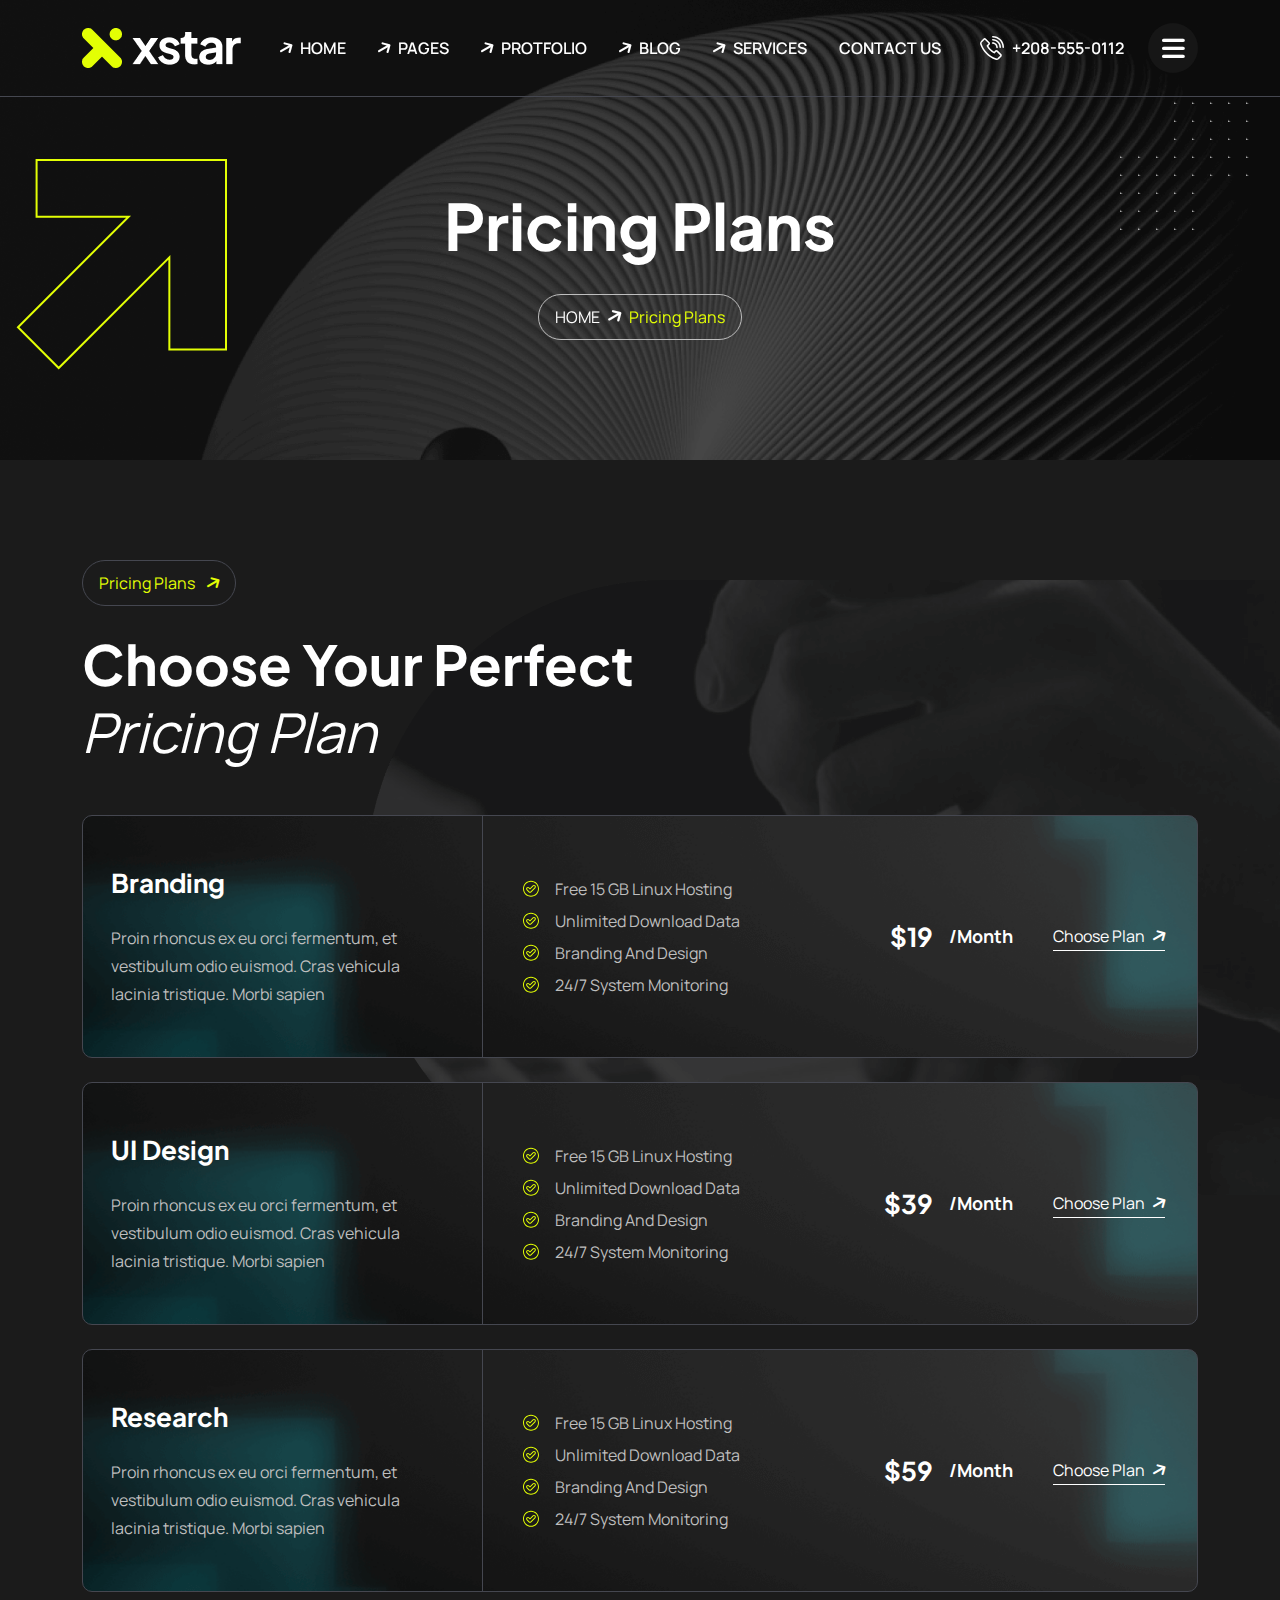
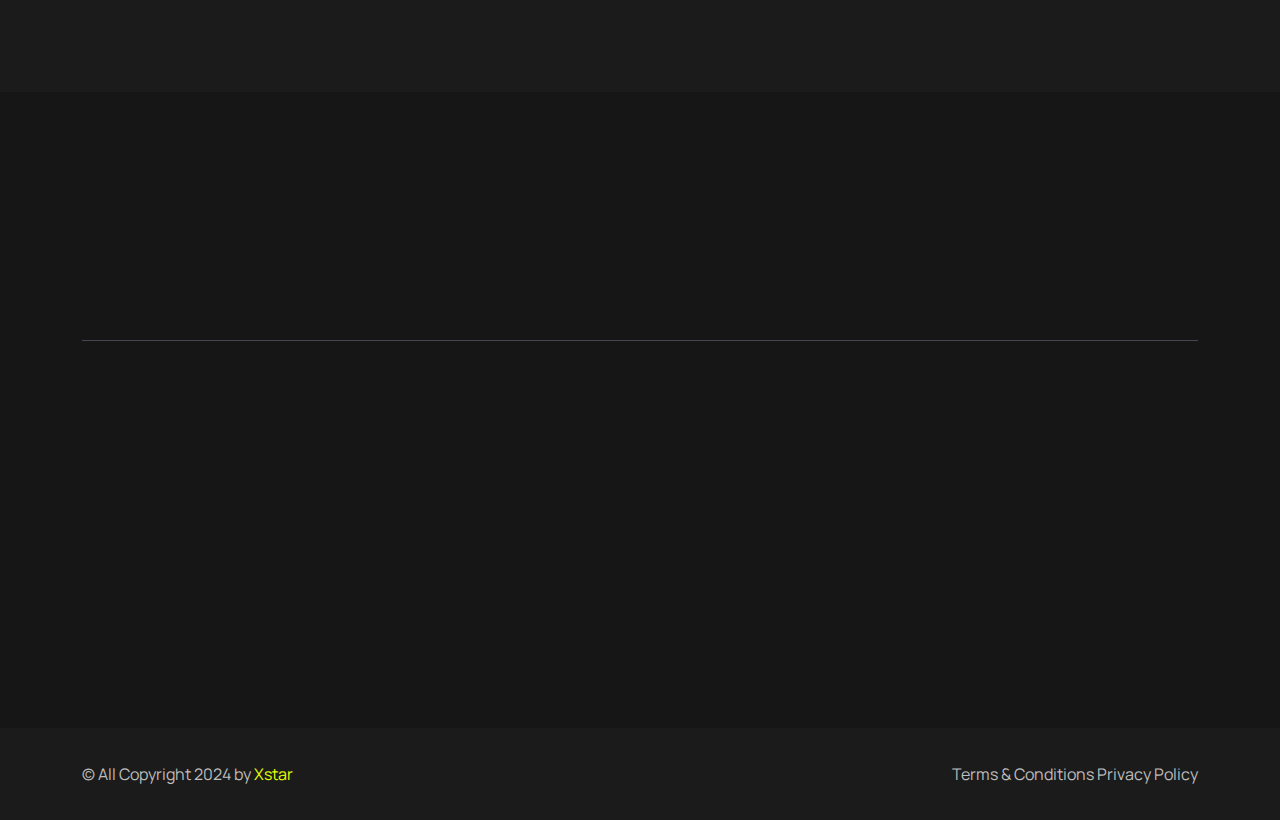
<file: pricing.html>
<!doctype html>
<html lang="en">

<!--<< Header Area >>-->

<head>

    <!-- == Meta Tags == -->
    <meta charset="UTF-8">
    <meta http-equiv="X-UA-Compatible" content="IE=edge">
    <meta name="viewport" content="width=device-width, initial-scale=1.0">
    <!-- Keywords -->
    <meta name="keywords" content="boot, Bootstrap, Xstar - HTML Template">
    <!--  Description -->
    <meta name="description" content="Xstar - Landing HTML Template">
    <!-- == Page title == -->
    <title>Xstar - Digital Agency HTML Template</title>
    <!-- Favicon/x-icon -->
    <link rel="shortcut icon" href="assets/img/logo/favicon.png" type="image/x-icon">
    <!-- Bootstrap Min 5.2.3 Css-->
    <link rel="stylesheet" href="assets/css/bootstrap.min.css">
    <!-- Fontawsome Icons Css-->
    <link rel="stylesheet" href="assets/css/all.min.css">
    <!-- Magnifiq Popup Css -->
    <link rel="stylesheet" href="assets/css/magnific-popup.css">
    <!-- Nice Select Css -->
    <link rel="stylesheet" href="assets/css/nice-select.css">
    <!-- Swiper Slider Css -->
    <link rel="stylesheet" href="assets/css/swiper.min.css">
    <!-- Aos Animation Css -->
    <link rel="stylesheet" href="assets/css/aos.css">
    <!-- Main css -->
    <link rel="stylesheet" href="assets/css/main.css">
</head>

<body class="position-relative bg2-clr">

     <!-- Preloader Start -->
     <div id="preloader" class="preloader">
        <div class="animation-preloader">
            <div class="spinner">                
            </div>
            <div class="txt-loading">
                <span data-text-preloader="X" class="letters-loading">
                    X
                </span>
                <span data-text-preloader="S" class="letters-loading">
                    S
                </span>
                <span data-text-preloader="T" class="letters-loading">
                    T
                </span>
                <span data-text-preloader="A" class="letters-loading">
                    A
                </span>
                <span data-text-preloader="R" class="letters-loading">
                    R
                </span>
            </div>
            <p class="text-center">Loading</p>
        </div>
        <div class="loader">
            <div class="row">
                <div class="col-3 loader-section section-left">
                    <div class="bg"></div>
                </div>
                <div class="col-3 loader-section section-left">
                    <div class="bg"></div>
                </div>
                <div class="col-3 loader-section section-right">
                    <div class="bg"></div>
                </div>
                <div class="col-3 loader-section section-right">
                    <div class="bg"></div>
                </div>
            </div>
        </div>
    </div>

    <!-- Custom Header Start -->
    <header class="header-section cmn-fixed hb-border py-lg-0 py-6">
        <div class="container">
            <div class="main-navbar">
                <nav class="navbar-custom">
                    <div class="d-lg-flex flex-xl-nowrap flex-wrap align-items-center justify-content-lg-between">
                        <div class="d-flex align-items-center justify-content-between">
                            <a href="index.html" class="brand-logo">
                                <img class="w-100" src="assets/img/logo/logo.png" alt="logo">
                            </a>
                            <button class="navbar-toggle-btn d-block d-lg-none" type="button">
                                <span></span>
                                <span></span>
                                <span></span>
                                <span></span>
                            </button>
                        </div>
                        <div class="navbar-toggle-item">
                            <ul
                                class="custom-nav d-lg-flex d-grid gap-xxl-10 gap-xl-8 gap-lg-5 gap-md-2 gap-2 pt-lg-0 pt-5">
                                <li class="menu-item position-relative">
                                    <button class="position-relative ps-5  white-clr fw_500 cus-z1">
                                        Home
                                    </button>
                                    <ul class="sub-menu px-lg-4 py-xxl-3 py-2">
                                        <li class="menu-link py-1">
                                            <a href="index.html" class="fw_500 white-clr">Home Version-1</a>
                                        </li>
                                        <li class="menu-link py-1">
                                            <a href="index2.html" class="fw_500 white-clr">Home Version-2</a>
                                        </li>
                                        <li class="menu-link py-1">
                                            <a href="index3.html" class="fw_500 white-clr">Home Version-3</a>
                                        </li>
                                        <li class="menu-link py-1">
                                            <a href="index4.html" class="fw_500 white-clr">Home Version-4</a>
                                        </li>
                                    </ul>
                                </li>
                                <li class="menu-item position-relative">
                                    <button class="position-relative  ps-5 fw_500 white-clr cus-z1">
                                        Pages
                                    </button>
                                    <ul class="sub-menu px-lg-4 py-xxl-3 py-2">
                                        <li class="menu-link py-1">
                                            <a href="about.html" class="fw_500 white-clr">About</a>
                                        </li>
                                        <li class="menu-link py-1">
                                            <a href="pricing.html" class="fw_500 white-clr">Pricing Plan</a>
                                        </li>
                                        <li class="menu-link py-1">
                                            <a href="team.html" class="fw_500 white-clr">Team Grid</a>
                                        </li>
                                        <li class="menu-link py-1">
                                            <a href="team-details.html" class="fw_500 white-clr">Team Details</a>
                                        </li>
                                        <li class="menu-link py-1">
                                            <a href="faq.html" class="fw_500 white-clr">Faqs</a>
                                        </li>
                                        <li class="menu-link py-1">
                                            <a href="contact.html" class="fw_500 white-clr">Contact</a>
                                        </li>
                                        <li class="menu-link py-1">
                                            <a href="oops.html" class="fw_500 white-clr">Oops 404</a>
                                        </li>
                                    </ul>
                                </li>
                                <li class="menu-item position-relative">
                                    <button class="position-relative  ps-5 fw_500 white-clr cus-z1">
                                        Protfolio
                                    </button>
                                    <ul class="sub-menu px-lg-4 py-xxl-3 py-2">
                                        <li class="menu-link py-1">
                                            <a href="study-grid.html" class="fw_500 white-clr">Case Study</a>
                                        </li>
                                        <li class="menu-link py-1">
                                            <a href="study-details.html" class="fw_500 white-clr">Case Study Details</a>
                                        </li>
                                    </ul>
                                </li>
                                <li class="menu-item position-relative">
                                    <button class="position-relative  ps-5 fw_500 white-clr cus-z1">
                                        Blog
                                    </button>
                                    <ul class="sub-menu px-lg-4 py-xxl-3 py-2">
                                        <li class="menu-link py-1">
                                            <a href="blog-grid.html" class="fw_500 white-clr">Blog Grid</a>
                                        </li>
                                        <li class="menu-link py-1">
                                            <a href="blog-list.html" class="fw_500 white-clr">Blog List</a>
                                        </li>
                                        <li class="menu-link py-1">
                                            <a href="blog-details.html" class="fw_500 white-clr">Blog Details</a>
                                        </li>
                                    </ul>
                                </li>
                                <li class="menu-item position-relative">
                                    <button class="position-relative  ps-5 fw_500 white-clr cus-z1">
                                        Services
                                    </button>
                                    <ul class="sub-menu px-lg-4 py-xxl-3 py-2">
                                        <li class="menu-link py-1">
                                            <a href="service.html" class="fw_500 white-clr">Service</a>
                                        </li>
                                        <li class="menu-link py-1">
                                            <a href="service-details.html" class="fw_500 white-clr">Service Details</a>
                                        </li>
                                    </ul>
                                </li>
                                <li class="menu-item position-relative">
                                    <a href="contact.html" class="fw_500">
                                        Contact Us
                                    </a>
                                </li>
                            </ul>
                        </div>
                        <div
                            class="d-lg-flex d-grid justify-content-center ph-clickwrap align-items-center gap-xxl-7 gap-xl-6 gap-lg-5 gap-3">
                            <a href="#" class="d-flex align-items-center header-ph gap-2">
                                <svg width="24" height="24" viewBox="0 0 24 24" fill="none"
                                    xmlns="http://www.w3.org/2000/svg">
                                    <g clip-path="url(#clip0_6577_1298)">
                                        <path
                                            d="M21.2438 18.1073L17.7431 14.6066C17.0144 13.8779 15.8329 13.8771 15.1034 14.6066L14.0839 15.6261C11.7543 14.2035 9.79723 12.2464 8.37459 9.91682L9.49247 8.79899C10.2202 8.07121 10.2202 6.88701 9.49242 6.15923L5.9917 2.65851C5.26504 1.93194 4.08525 1.92519 3.34978 2.66071L1.14994 4.87766C0.0974045 5.76145 -0.272814 7.21251 0.207186 8.58777C2.67028 15.6461 8.35472 21.3305 15.413 23.7936C16.7409 24.2569 18.1046 23.9104 18.9717 23.0171C18.9842 23.006 18.9964 22.9946 19.0084 22.9826L21.2438 20.7471C21.9716 20.0193 21.9716 18.8352 21.2438 18.1073ZM20.1287 19.6319L17.9437 21.8168C17.9171 21.839 17.8919 21.863 17.8681 21.8888C17.4082 22.3887 16.6684 22.5613 15.9327 22.3044C9.32433 19.9984 4.00237 14.6764 1.69631 8.06802C1.43226 7.31141 1.62276 6.52752 2.18165 6.07091C2.20289 6.05357 2.22323 6.0351 2.24255 6.01565L4.46719 3.77366C4.49403 3.74672 4.52593 3.72536 4.56106 3.71081C4.5962 3.69626 4.63386 3.6888 4.67189 3.68887C4.7167 3.68887 4.80281 3.69984 4.87659 3.77366L8.37722 7.27438C8.43142 7.32871 8.46186 7.40231 8.46187 7.47905C8.46188 7.55579 8.43145 7.6294 8.37726 7.68374L6.82837 9.23263C6.70656 9.35442 6.62798 9.51274 6.60464 9.68339C6.58129 9.85405 6.61447 10.0277 6.69909 10.1777C8.37983 13.1574 10.8433 15.6209 13.8231 17.3016C13.9731 17.3862 14.1467 17.4194 14.3173 17.3961C14.488 17.3727 14.6463 17.2942 14.7681 17.1724L16.2187 15.7218C16.273 15.6676 16.3466 15.6371 16.4233 15.6371C16.5001 15.6371 16.5737 15.6676 16.628 15.7218L20.1287 19.2225C20.1829 19.2769 20.2133 19.3505 20.2133 19.4272C20.2133 19.504 20.1829 19.5776 20.1287 19.6319ZM12.6048 6.15604C12.1693 6.15604 11.8162 6.5091 11.8162 6.94462C11.8162 7.38013 12.1692 7.73319 12.6048 7.73319C14.6244 7.73319 16.2675 9.37631 16.2675 11.396C16.2675 11.8315 16.6206 12.1845 17.0561 12.1845C17.4916 12.1845 17.8447 11.8315 17.8447 11.396C17.8447 8.50668 15.4941 6.15604 12.6048 6.15604Z"
                                            fill="white" />
                                        <path
                                            d="M12.7779 3C12.3483 3 12 3.34828 12 3.7779C12 4.20752 12.3482 4.5558 12.7779 4.5558C16.4537 4.5558 19.4442 7.54629 19.4442 11.2221C19.4442 11.6517 19.7925 12 20.2221 12C20.6517 12 21 11.6517 21 11.2221C21 6.68844 17.3116 3 12.7779 3Z"
                                            fill="white" />
                                        <path
                                            d="M20.7128 3.28719C18.593 1.1674 15.7745 0 12.7767 0C12.3477 0 12 0.347735 12 0.776679C12 1.20562 12.3477 1.55336 12.7767 1.55336C18.1087 1.55336 22.4466 5.89127 22.4466 11.2233C22.4466 11.6523 22.7944 12 23.2233 12C23.6523 12 24 11.6523 24 11.2233C24 8.22542 22.8326 5.40702 20.7128 3.28719Z"
                                            fill="white" />
                                    </g>
                                    <defs>
                                        <clipPath id="clip0_6577_1298">
                                            <rect width="24" height="24" fill="white" />
                                        </clipPath>
                                    </defs>
                                </svg>
                                <span class="stext">
                                    +208-555-0112
                                </span>
                            </a>
                            <div class="remove-click remove-clickbg-adding d-center m-auto">
                                <i class="fas fa-bars"></i>
                            </div>
                        </div>
                    </div>
                </nav>
            </div>
        </div>
    </header>
    <!-- Custom Header End -->



    <!-- Custom Search Start -->
    <div class="search-wrap">
        <div class="search-inner">
            <i class="fas fa-times search-close" id="search-close"></i>
            <div class="search-cell">
                <form method="get">
                    <div class="search-field-holder">
                        <input type="search" class="main-search-input" placeholder="Search...">
                    </div>
                </form>
            </div>
        </div>
    </div>
    <!-- Custom Search End -->

    <!-- Main start -->
    <main class="main">

        <!-- Breadcrumnd Banner -->
        <section class="breadcrumnd-banner position-relative">
            <div class="container">
                <div class="row g-5 justify-content-center">
                    <div class="col-lg-5">
                        <div class="breadcrumnd-content text-center">
                            <h1 class="white mb-xxl-10 mb-xl-8 mb-6" data-aos="zoom-in-left" data-aos-duration="1800">
                                Pricing Plans
                            </h1>
                            <ul class="breadcrumnd d-inline-flex align-items-center gap-2 pra-border radius100 py-xxl-3 py-2 px-xxl-4 px-4"
                                data-aos="zoom-in-right" data-aos-duration="2000">
                                <li>
                                    <a href="index.html" class="text-uppercase htheme">
                                        Home
                                    </a>
                                </li>
                                <li>
                                    <span class="rot60 d-inline-block">
                                        <i class="fas fa-arrow-up"></i>
                                    </span>
                                </li>
                                <li class="theme-clr">
                                    Pricing Plans
                                </li>
                            </ul>
                        </div>
                    </div>
                </div>
            </div>
            <!--Element-->
            <img src="assets/img/element/cmn-dost.png" alt="img" class="cmn-dots">
            <div class="cmn-svg-shape cmn-svg">
                <svg width="211" height="211" viewBox="0 0 211 211" fill="none" xmlns="http://www.w3.org/2000/svg">
                    <path
                        d="M153.353 98.3617V190.413H210V1H20.5872V57.6468H112.638L2 168.285L42.7149 209L153.353 98.3617Z"
                        stroke="url(#paint0_linear_6584_3026)" stroke-width="2" />
                    <defs>
                        <linearGradient id="paint0_linear_6584_3026" x1="416.867" y1="-216.267" x2="8.49998" y2="192.1"
                            gradientUnits="userSpaceOnUse">
                            <stop offset="2" stop-color="#E3FF04" />
                            <stop offset="1" stop-color="#FF7425" stop-opacity="0" />
                        </linearGradient>
                    </defs>
                </svg>
            </div>
        </section>
        <!-- Breadcrumnd Banner -->

        <!-- Pricing Start -->
        <section class="pricing-section pt-space pb-space position-relative">
            <div class="container">
                <div class="pricing-title mb-xxl-15 mb-xl-12 mb-lg-10 mb-md-9 mb-sm-8 mb-7">
                    <div
                        class="radius-btn cmn-border text-capitalize d-inline-flex radius100 py-xxl-2 py-2 px-xxl-4 px-4 theme-clr gap-xxl-4 gap-3 mb-xxl-8 mb-xl-6 mb-5">
                        pricing plans
                        <span class="rot60 d-inline-block">
                            <i class="fas fa-arrow-up theme-clr"></i>
                        </span>
                    </div>
                    <h2 class="stitle">
                        Choose Your Perfect <span class="fw-400 d-block">Pricing Plan</span>
                    </h2>
                </div>
                <div class="row g-xxl-7 g-lg-6 g-3 justify-content-center">
                    <div class="col-lg-12 col-md-6">
                        <div class="mpricing-item other-pricing-item d-flex align-items-center">
                            <div class="pricinge-head d-flex align-items-center ps-xxl-10 ps-xl-7 ps-lg-5 ps-5">
                                <div class="box">
                                    <h4 class="white-clr mb-xxl-8 mb-xl-6 mb-4">
                                        Branding
                                    </h4>
                                    <p class="pra-clr">
                                        Proin rhoncus ex eu orci fermentum, et vestibulum odio euismod. Cras vehicula
                                        lacinia tristique. Morbi sapien
                                    </p>
                                </div>
                            </div>
                            <div
                                class="pricing-list-right d-lg-flex d-grid align-items-center justify-content-between gap-lg-4 gap-7 w-100 ps-xxl-20 ps-lg-10 ps-5 pe-xxl-10 pe-8 pb-lg-0 pb-6">
                                <ul class="pricing-list d-grid gap-xxl-2 gap-1">
                                    <li class="d-flex align-items-center gap-xxl-5 gap-xl-4 gap-lg-3 gap-2">
                                        <svg width="16" height="17" viewBox="0 0 16 17" fill="none"
                                            xmlns="http://www.w3.org/2000/svg">
                                            <mask id="path-1-inside-1_6574_63505" fill="white">
                                                <path
                                                    d="M0 8.83301C0 4.42676 3.5625 0.833008 8 0.833008C12.4062 0.833008 16 4.42676 16 8.83301C16 13.2705 12.4062 16.833 8 16.833C3.5625 16.833 0 13.2705 0 8.83301ZM11.5938 7.45801C11.9375 7.11426 11.9375 6.58301 11.5938 6.23926C11.25 5.89551 10.7188 5.89551 10.375 6.23926L7 9.61426L5.59375 8.23926C5.25 7.89551 4.71875 7.89551 4.375 8.23926C4.03125 8.58301 4.03125 9.11426 4.375 9.45801L6.375 11.458C6.71875 11.8018 7.25 11.8018 7.59375 11.458L11.5938 7.45801Z" />
                                            </mask>
                                            <path
                                                d="M7 9.61426L6.30088 10.3293L7.0079 11.0206L7.70711 10.3214L7 9.61426ZM5.59375 8.23926L4.8866 8.94641L4.89463 8.95426L5.59375 8.23926ZM1 8.83301C1 4.9765 4.11733 1.83301 8 1.83301V-0.166992C3.00767 -0.166992 -1 3.87702 -1 8.83301H1ZM8 1.83301C11.854 1.83301 15 4.97904 15 8.83301H17C17 3.87447 12.9585 -0.166992 8 -0.166992V1.83301ZM15 8.83301C15 12.7157 11.8565 15.833 8 15.833V17.833C12.956 17.833 17 13.8253 17 8.83301H15ZM8 15.833C4.11478 15.833 1 12.7182 1 8.83301H-1C-1 13.8228 3.01022 17.833 8 17.833V15.833ZM12.3009 8.16511C13.0351 7.43084 13.0351 6.26643 12.3009 5.53215L10.8866 6.94636C10.8717 6.93147 10.8516 6.89618 10.8516 6.84863C10.8516 6.80108 10.8717 6.76579 10.8866 6.7509L12.3009 8.16511ZM12.3009 5.53215C11.5666 4.79788 10.4022 4.79788 9.66789 5.53215L11.0821 6.94636C11.0672 6.96126 11.0319 6.98145 10.9844 6.98145C10.9368 6.98145 10.9015 6.96126 10.8866 6.94636L12.3009 5.53215ZM9.66789 5.53215L6.29289 8.90715L7.70711 10.3214L11.0821 6.94636L9.66789 5.53215ZM7.69912 8.89925L6.29287 7.52425L4.89463 8.95426L6.30088 10.3293L7.69912 8.89925ZM6.30086 7.53215C5.56658 6.79788 4.40217 6.79788 3.66789 7.53215L5.08211 8.94636C5.06721 8.96126 5.03193 8.98145 4.98438 8.98145C4.93682 8.98145 4.90154 8.96126 4.88664 8.94636L6.30086 7.53215ZM3.66789 7.53215C2.93362 8.26643 2.93362 9.43084 3.66789 10.1651L5.08211 8.7509C5.097 8.76579 5.11719 8.80108 5.11719 8.84863C5.11719 8.89618 5.097 8.93147 5.08211 8.94636L3.66789 7.53215ZM3.66789 10.1651L5.66789 12.1651L7.08211 10.7509L5.08211 8.7509L3.66789 10.1651ZM5.66789 12.1651C6.40217 12.8994 7.56658 12.8994 8.30086 12.1651L6.88664 10.7509C6.90154 10.736 6.93682 10.7158 6.98438 10.7158C7.03193 10.7158 7.06721 10.736 7.08211 10.7509L5.66789 12.1651ZM8.30086 12.1651L12.3009 8.16511L10.8866 6.7509L6.88664 10.7509L8.30086 12.1651Z"
                                                fill="#E3FF04" mask="url(#path-1-inside-1_6574_63505)" />
                                        </svg>
                                        <span class="pra-clr">
                                            Free 15 GB Linux Hosting
                                        </span>
                                    </li>
                                    <li class="d-flex align-items-center gap-xxl-5 gap-xl-4 gap-lg-3 gap-2">
                                        <svg width="16" height="17" viewBox="0 0 16 17" fill="none"
                                            xmlns="http://www.w3.org/2000/svg">
                                            <mask id="path-1-inside-1_6574_63506" fill="white">
                                                <path
                                                    d="M0 8.83301C0 4.42676 3.5625 0.833008 8 0.833008C12.4062 0.833008 16 4.42676 16 8.83301C16 13.2705 12.4062 16.833 8 16.833C3.5625 16.833 0 13.2705 0 8.83301ZM11.5938 7.45801C11.9375 7.11426 11.9375 6.58301 11.5938 6.23926C11.25 5.89551 10.7188 5.89551 10.375 6.23926L7 9.61426L5.59375 8.23926C5.25 7.89551 4.71875 7.89551 4.375 8.23926C4.03125 8.58301 4.03125 9.11426 4.375 9.45801L6.375 11.458C6.71875 11.8018 7.25 11.8018 7.59375 11.458L11.5938 7.45801Z" />
                                            </mask>
                                            <path
                                                d="M7 9.61426L6.30088 10.3293L7.0079 11.0206L7.70711 10.3214L7 9.61426ZM5.59375 8.23926L4.8866 8.94641L4.89463 8.95426L5.59375 8.23926ZM1 8.83301C1 4.9765 4.11733 1.83301 8 1.83301V-0.166992C3.00767 -0.166992 -1 3.87702 -1 8.83301H1ZM8 1.83301C11.854 1.83301 15 4.97904 15 8.83301H17C17 3.87447 12.9585 -0.166992 8 -0.166992V1.83301ZM15 8.83301C15 12.7157 11.8565 15.833 8 15.833V17.833C12.956 17.833 17 13.8253 17 8.83301H15ZM8 15.833C4.11478 15.833 1 12.7182 1 8.83301H-1C-1 13.8228 3.01022 17.833 8 17.833V15.833ZM12.3009 8.16511C13.0351 7.43084 13.0351 6.26643 12.3009 5.53215L10.8866 6.94636C10.8717 6.93147 10.8516 6.89618 10.8516 6.84863C10.8516 6.80108 10.8717 6.76579 10.8866 6.7509L12.3009 8.16511ZM12.3009 5.53215C11.5666 4.79788 10.4022 4.79788 9.66789 5.53215L11.0821 6.94636C11.0672 6.96126 11.0319 6.98145 10.9844 6.98145C10.9368 6.98145 10.9015 6.96126 10.8866 6.94636L12.3009 5.53215ZM9.66789 5.53215L6.29289 8.90715L7.70711 10.3214L11.0821 6.94636L9.66789 5.53215ZM7.69912 8.89925L6.29287 7.52425L4.89463 8.95426L6.30088 10.3293L7.69912 8.89925ZM6.30086 7.53215C5.56658 6.79788 4.40217 6.79788 3.66789 7.53215L5.08211 8.94636C5.06721 8.96126 5.03193 8.98145 4.98438 8.98145C4.93682 8.98145 4.90154 8.96126 4.88664 8.94636L6.30086 7.53215ZM3.66789 7.53215C2.93362 8.26643 2.93362 9.43084 3.66789 10.1651L5.08211 8.7509C5.097 8.76579 5.11719 8.80108 5.11719 8.84863C5.11719 8.89618 5.097 8.93147 5.08211 8.94636L3.66789 7.53215ZM3.66789 10.1651L5.66789 12.1651L7.08211 10.7509L5.08211 8.7509L3.66789 10.1651ZM5.66789 12.1651C6.40217 12.8994 7.56658 12.8994 8.30086 12.1651L6.88664 10.7509C6.90154 10.736 6.93682 10.7158 6.98438 10.7158C7.03193 10.7158 7.06721 10.736 7.08211 10.7509L5.66789 12.1651ZM8.30086 12.1651L12.3009 8.16511L10.8866 6.7509L6.88664 10.7509L8.30086 12.1651Z"
                                                fill="#E3FF04" mask="url(#path-1-inside-1_6574_63506)" />
                                        </svg>
                                        <span class="pra-clr">
                                            Unlimited Download Data
                                        </span>
                                    </li>
                                    <li class="d-flex align-items-center gap-xxl-5 gap-xl-4 gap-lg-3 gap-2">
                                        <svg width="16" height="17" viewBox="0 0 16 17" fill="none"
                                            xmlns="http://www.w3.org/2000/svg">
                                            <mask id="path-1-inside-1_6574_63507" fill="white">
                                                <path
                                                    d="M0 8.83301C0 4.42676 3.5625 0.833008 8 0.833008C12.4062 0.833008 16 4.42676 16 8.83301C16 13.2705 12.4062 16.833 8 16.833C3.5625 16.833 0 13.2705 0 8.83301ZM11.5938 7.45801C11.9375 7.11426 11.9375 6.58301 11.5938 6.23926C11.25 5.89551 10.7188 5.89551 10.375 6.23926L7 9.61426L5.59375 8.23926C5.25 7.89551 4.71875 7.89551 4.375 8.23926C4.03125 8.58301 4.03125 9.11426 4.375 9.45801L6.375 11.458C6.71875 11.8018 7.25 11.8018 7.59375 11.458L11.5938 7.45801Z" />
                                            </mask>
                                            <path
                                                d="M7 9.61426L6.30088 10.3293L7.0079 11.0206L7.70711 10.3214L7 9.61426ZM5.59375 8.23926L4.8866 8.94641L4.89463 8.95426L5.59375 8.23926ZM1 8.83301C1 4.9765 4.11733 1.83301 8 1.83301V-0.166992C3.00767 -0.166992 -1 3.87702 -1 8.83301H1ZM8 1.83301C11.854 1.83301 15 4.97904 15 8.83301H17C17 3.87447 12.9585 -0.166992 8 -0.166992V1.83301ZM15 8.83301C15 12.7157 11.8565 15.833 8 15.833V17.833C12.956 17.833 17 13.8253 17 8.83301H15ZM8 15.833C4.11478 15.833 1 12.7182 1 8.83301H-1C-1 13.8228 3.01022 17.833 8 17.833V15.833ZM12.3009 8.16511C13.0351 7.43084 13.0351 6.26643 12.3009 5.53215L10.8866 6.94636C10.8717 6.93147 10.8516 6.89618 10.8516 6.84863C10.8516 6.80108 10.8717 6.76579 10.8866 6.7509L12.3009 8.16511ZM12.3009 5.53215C11.5666 4.79788 10.4022 4.79788 9.66789 5.53215L11.0821 6.94636C11.0672 6.96126 11.0319 6.98145 10.9844 6.98145C10.9368 6.98145 10.9015 6.96126 10.8866 6.94636L12.3009 5.53215ZM9.66789 5.53215L6.29289 8.90715L7.70711 10.3214L11.0821 6.94636L9.66789 5.53215ZM7.69912 8.89925L6.29287 7.52425L4.89463 8.95426L6.30088 10.3293L7.69912 8.89925ZM6.30086 7.53215C5.56658 6.79788 4.40217 6.79788 3.66789 7.53215L5.08211 8.94636C5.06721 8.96126 5.03193 8.98145 4.98438 8.98145C4.93682 8.98145 4.90154 8.96126 4.88664 8.94636L6.30086 7.53215ZM3.66789 7.53215C2.93362 8.26643 2.93362 9.43084 3.66789 10.1651L5.08211 8.7509C5.097 8.76579 5.11719 8.80108 5.11719 8.84863C5.11719 8.89618 5.097 8.93147 5.08211 8.94636L3.66789 7.53215ZM3.66789 10.1651L5.66789 12.1651L7.08211 10.7509L5.08211 8.7509L3.66789 10.1651ZM5.66789 12.1651C6.40217 12.8994 7.56658 12.8994 8.30086 12.1651L6.88664 10.7509C6.90154 10.736 6.93682 10.7158 6.98438 10.7158C7.03193 10.7158 7.06721 10.736 7.08211 10.7509L5.66789 12.1651ZM8.30086 12.1651L12.3009 8.16511L10.8866 6.7509L6.88664 10.7509L8.30086 12.1651Z"
                                                fill="#E3FF04" mask="url(#path-1-inside-1_6574_63507)" />
                                        </svg>
                                        <span class="pra-clr">
                                            Branding And Design
                                        </span>
                                    </li>
                                    <li class="d-flex align-items-center gap-xxl-5 gap-xl-4 gap-lg-3 gap-2">
                                        <svg width="16" height="17" viewBox="0 0 16 17" fill="none"
                                            xmlns="http://www.w3.org/2000/svg">
                                            <mask id="path-1-inside-1_6574_63508" fill="white">
                                                <path
                                                    d="M0 8.83301C0 4.42676 3.5625 0.833008 8 0.833008C12.4062 0.833008 16 4.42676 16 8.83301C16 13.2705 12.4062 16.833 8 16.833C3.5625 16.833 0 13.2705 0 8.83301ZM11.5938 7.45801C11.9375 7.11426 11.9375 6.58301 11.5938 6.23926C11.25 5.89551 10.7188 5.89551 10.375 6.23926L7 9.61426L5.59375 8.23926C5.25 7.89551 4.71875 7.89551 4.375 8.23926C4.03125 8.58301 4.03125 9.11426 4.375 9.45801L6.375 11.458C6.71875 11.8018 7.25 11.8018 7.59375 11.458L11.5938 7.45801Z" />
                                            </mask>
                                            <path
                                                d="M7 9.61426L6.30088 10.3293L7.0079 11.0206L7.70711 10.3214L7 9.61426ZM5.59375 8.23926L4.8866 8.94641L4.89463 8.95426L5.59375 8.23926ZM1 8.83301C1 4.9765 4.11733 1.83301 8 1.83301V-0.166992C3.00767 -0.166992 -1 3.87702 -1 8.83301H1ZM8 1.83301C11.854 1.83301 15 4.97904 15 8.83301H17C17 3.87447 12.9585 -0.166992 8 -0.166992V1.83301ZM15 8.83301C15 12.7157 11.8565 15.833 8 15.833V17.833C12.956 17.833 17 13.8253 17 8.83301H15ZM8 15.833C4.11478 15.833 1 12.7182 1 8.83301H-1C-1 13.8228 3.01022 17.833 8 17.833V15.833ZM12.3009 8.16511C13.0351 7.43084 13.0351 6.26643 12.3009 5.53215L10.8866 6.94636C10.8717 6.93147 10.8516 6.89618 10.8516 6.84863C10.8516 6.80108 10.8717 6.76579 10.8866 6.7509L12.3009 8.16511ZM12.3009 5.53215C11.5666 4.79788 10.4022 4.79788 9.66789 5.53215L11.0821 6.94636C11.0672 6.96126 11.0319 6.98145 10.9844 6.98145C10.9368 6.98145 10.9015 6.96126 10.8866 6.94636L12.3009 5.53215ZM9.66789 5.53215L6.29289 8.90715L7.70711 10.3214L11.0821 6.94636L9.66789 5.53215ZM7.69912 8.89925L6.29287 7.52425L4.89463 8.95426L6.30088 10.3293L7.69912 8.89925ZM6.30086 7.53215C5.56658 6.79788 4.40217 6.79788 3.66789 7.53215L5.08211 8.94636C5.06721 8.96126 5.03193 8.98145 4.98438 8.98145C4.93682 8.98145 4.90154 8.96126 4.88664 8.94636L6.30086 7.53215ZM3.66789 7.53215C2.93362 8.26643 2.93362 9.43084 3.66789 10.1651L5.08211 8.7509C5.097 8.76579 5.11719 8.80108 5.11719 8.84863C5.11719 8.89618 5.097 8.93147 5.08211 8.94636L3.66789 7.53215ZM3.66789 10.1651L5.66789 12.1651L7.08211 10.7509L5.08211 8.7509L3.66789 10.1651ZM5.66789 12.1651C6.40217 12.8994 7.56658 12.8994 8.30086 12.1651L6.88664 10.7509C6.90154 10.736 6.93682 10.7158 6.98438 10.7158C7.03193 10.7158 7.06721 10.736 7.08211 10.7509L5.66789 12.1651ZM8.30086 12.1651L12.3009 8.16511L10.8866 6.7509L6.88664 10.7509L8.30086 12.1651Z"
                                                fill="#E3FF04" mask="url(#path-1-inside-1_6574_63508)" />
                                        </svg>
                                        <span class="pra-clr">
                                            24/7 System Monitoring
                                        </span>
                                    </li>
                                </ul>
                                <div
                                    class="price-choose d-flex align-items-center gap-xxl-15 gap-xl-10 gap-lg-7 gap-md-6 gap-sm-4 gap-3">
                                    <h4 class="d-flex align-items-center gap-xxl-5 gap-xl-4 gap-lg-3 gap-2 white">
                                        $19
                                        <span class="month">
                                            /month
                                        </span>
                                    </h4>
                                    <a href="pricing.html" class="price-under d-flex align-items-center gap-2">
                                        Choose Plan
                                        <span class="rot60 d-block">
                                            <i class="fas fa-arrow-up"></i>
                                        </span>
                                    </a>
                                </div>
                            </div>
                        </div>
                    </div>
                    <div class="col-lg-12 col-md-6">
                        <div class="mpricing-item other-pricing-item d-flex align-items-center">
                            <div class="pricinge-head d-flex align-items-center ps-xxl-10 ps-xl-7 ps-lg-5 ps-5">
                                <div class="box">
                                    <h4 class="white-clr mb-xxl-8 mb-xl-6 mb-4">
                                        UI Design
                                    </h4>
                                    <p class="pra-clr">
                                        Proin rhoncus ex eu orci fermentum, et vestibulum odio euismod. Cras vehicula
                                        lacinia tristique. Morbi sapien
                                    </p>
                                </div>
                            </div>
                            <div
                                class="pricing-list-right d-lg-flex d-grid align-items-center justify-content-between gap-lg-4 gap-7 w-100 ps-xxl-20 ps-lg-10 ps-5 pe-xxl-10 pe-8 pb-lg-0 pb-6">
                                <ul class="pricing-list d-grid gap-xxl-2 gap-1">
                                    <li class="d-flex align-items-center gap-xxl-5 gap-xl-4 gap-lg-3 gap-2">
                                        <svg width="16" height="17" viewBox="0 0 16 17" fill="none"
                                            xmlns="http://www.w3.org/2000/svg">
                                            <mask id="path-1-inside-1_6574_63509" fill="white">
                                                <path
                                                    d="M0 8.83301C0 4.42676 3.5625 0.833008 8 0.833008C12.4062 0.833008 16 4.42676 16 8.83301C16 13.2705 12.4062 16.833 8 16.833C3.5625 16.833 0 13.2705 0 8.83301ZM11.5938 7.45801C11.9375 7.11426 11.9375 6.58301 11.5938 6.23926C11.25 5.89551 10.7188 5.89551 10.375 6.23926L7 9.61426L5.59375 8.23926C5.25 7.89551 4.71875 7.89551 4.375 8.23926C4.03125 8.58301 4.03125 9.11426 4.375 9.45801L6.375 11.458C6.71875 11.8018 7.25 11.8018 7.59375 11.458L11.5938 7.45801Z" />
                                            </mask>
                                            <path
                                                d="M7 9.61426L6.30088 10.3293L7.0079 11.0206L7.70711 10.3214L7 9.61426ZM5.59375 8.23926L4.8866 8.94641L4.89463 8.95426L5.59375 8.23926ZM1 8.83301C1 4.9765 4.11733 1.83301 8 1.83301V-0.166992C3.00767 -0.166992 -1 3.87702 -1 8.83301H1ZM8 1.83301C11.854 1.83301 15 4.97904 15 8.83301H17C17 3.87447 12.9585 -0.166992 8 -0.166992V1.83301ZM15 8.83301C15 12.7157 11.8565 15.833 8 15.833V17.833C12.956 17.833 17 13.8253 17 8.83301H15ZM8 15.833C4.11478 15.833 1 12.7182 1 8.83301H-1C-1 13.8228 3.01022 17.833 8 17.833V15.833ZM12.3009 8.16511C13.0351 7.43084 13.0351 6.26643 12.3009 5.53215L10.8866 6.94636C10.8717 6.93147 10.8516 6.89618 10.8516 6.84863C10.8516 6.80108 10.8717 6.76579 10.8866 6.7509L12.3009 8.16511ZM12.3009 5.53215C11.5666 4.79788 10.4022 4.79788 9.66789 5.53215L11.0821 6.94636C11.0672 6.96126 11.0319 6.98145 10.9844 6.98145C10.9368 6.98145 10.9015 6.96126 10.8866 6.94636L12.3009 5.53215ZM9.66789 5.53215L6.29289 8.90715L7.70711 10.3214L11.0821 6.94636L9.66789 5.53215ZM7.69912 8.89925L6.29287 7.52425L4.89463 8.95426L6.30088 10.3293L7.69912 8.89925ZM6.30086 7.53215C5.56658 6.79788 4.40217 6.79788 3.66789 7.53215L5.08211 8.94636C5.06721 8.96126 5.03193 8.98145 4.98438 8.98145C4.93682 8.98145 4.90154 8.96126 4.88664 8.94636L6.30086 7.53215ZM3.66789 7.53215C2.93362 8.26643 2.93362 9.43084 3.66789 10.1651L5.08211 8.7509C5.097 8.76579 5.11719 8.80108 5.11719 8.84863C5.11719 8.89618 5.097 8.93147 5.08211 8.94636L3.66789 7.53215ZM3.66789 10.1651L5.66789 12.1651L7.08211 10.7509L5.08211 8.7509L3.66789 10.1651ZM5.66789 12.1651C6.40217 12.8994 7.56658 12.8994 8.30086 12.1651L6.88664 10.7509C6.90154 10.736 6.93682 10.7158 6.98438 10.7158C7.03193 10.7158 7.06721 10.736 7.08211 10.7509L5.66789 12.1651ZM8.30086 12.1651L12.3009 8.16511L10.8866 6.7509L6.88664 10.7509L8.30086 12.1651Z"
                                                fill="#E3FF04" mask="url(#path-1-inside-1_6574_63509)" />
                                        </svg>
                                        <span class="pra-clr">
                                            Free 15 GB Linux Hosting
                                        </span>
                                    </li>
                                    <li class="d-flex align-items-center gap-xxl-5 gap-xl-4 gap-lg-3 gap-2">
                                        <svg width="16" height="17" viewBox="0 0 16 17" fill="none"
                                            xmlns="http://www.w3.org/2000/svg">
                                            <mask id="path-1-inside-1_6574_635010" fill="white">
                                                <path
                                                    d="M0 8.83301C0 4.42676 3.5625 0.833008 8 0.833008C12.4062 0.833008 16 4.42676 16 8.83301C16 13.2705 12.4062 16.833 8 16.833C3.5625 16.833 0 13.2705 0 8.83301ZM11.5938 7.45801C11.9375 7.11426 11.9375 6.58301 11.5938 6.23926C11.25 5.89551 10.7188 5.89551 10.375 6.23926L7 9.61426L5.59375 8.23926C5.25 7.89551 4.71875 7.89551 4.375 8.23926C4.03125 8.58301 4.03125 9.11426 4.375 9.45801L6.375 11.458C6.71875 11.8018 7.25 11.8018 7.59375 11.458L11.5938 7.45801Z" />
                                            </mask>
                                            <path
                                                d="M7 9.61426L6.30088 10.3293L7.0079 11.0206L7.70711 10.3214L7 9.61426ZM5.59375 8.23926L4.8866 8.94641L4.89463 8.95426L5.59375 8.23926ZM1 8.83301C1 4.9765 4.11733 1.83301 8 1.83301V-0.166992C3.00767 -0.166992 -1 3.87702 -1 8.83301H1ZM8 1.83301C11.854 1.83301 15 4.97904 15 8.83301H17C17 3.87447 12.9585 -0.166992 8 -0.166992V1.83301ZM15 8.83301C15 12.7157 11.8565 15.833 8 15.833V17.833C12.956 17.833 17 13.8253 17 8.83301H15ZM8 15.833C4.11478 15.833 1 12.7182 1 8.83301H-1C-1 13.8228 3.01022 17.833 8 17.833V15.833ZM12.3009 8.16511C13.0351 7.43084 13.0351 6.26643 12.3009 5.53215L10.8866 6.94636C10.8717 6.93147 10.8516 6.89618 10.8516 6.84863C10.8516 6.80108 10.8717 6.76579 10.8866 6.7509L12.3009 8.16511ZM12.3009 5.53215C11.5666 4.79788 10.4022 4.79788 9.66789 5.53215L11.0821 6.94636C11.0672 6.96126 11.0319 6.98145 10.9844 6.98145C10.9368 6.98145 10.9015 6.96126 10.8866 6.94636L12.3009 5.53215ZM9.66789 5.53215L6.29289 8.90715L7.70711 10.3214L11.0821 6.94636L9.66789 5.53215ZM7.69912 8.89925L6.29287 7.52425L4.89463 8.95426L6.30088 10.3293L7.69912 8.89925ZM6.30086 7.53215C5.56658 6.79788 4.40217 6.79788 3.66789 7.53215L5.08211 8.94636C5.06721 8.96126 5.03193 8.98145 4.98438 8.98145C4.93682 8.98145 4.90154 8.96126 4.88664 8.94636L6.30086 7.53215ZM3.66789 7.53215C2.93362 8.26643 2.93362 9.43084 3.66789 10.1651L5.08211 8.7509C5.097 8.76579 5.11719 8.80108 5.11719 8.84863C5.11719 8.89618 5.097 8.93147 5.08211 8.94636L3.66789 7.53215ZM3.66789 10.1651L5.66789 12.1651L7.08211 10.7509L5.08211 8.7509L3.66789 10.1651ZM5.66789 12.1651C6.40217 12.8994 7.56658 12.8994 8.30086 12.1651L6.88664 10.7509C6.90154 10.736 6.93682 10.7158 6.98438 10.7158C7.03193 10.7158 7.06721 10.736 7.08211 10.7509L5.66789 12.1651ZM8.30086 12.1651L12.3009 8.16511L10.8866 6.7509L6.88664 10.7509L8.30086 12.1651Z"
                                                fill="#E3FF04" mask="url(#path-1-inside-1_6574_635010)" />
                                        </svg>
                                        <span class="pra-clr">
                                            Unlimited Download Data
                                        </span>
                                    </li>
                                    <li class="d-flex align-items-center gap-xxl-5 gap-xl-4 gap-lg-3 gap-2">
                                        <svg width="16" height="17" viewBox="0 0 16 17" fill="none"
                                            xmlns="http://www.w3.org/2000/svg">
                                            <mask id="path-1-inside-1_6574_63511" fill="white">
                                                <path
                                                    d="M0 8.83301C0 4.42676 3.5625 0.833008 8 0.833008C12.4062 0.833008 16 4.42676 16 8.83301C16 13.2705 12.4062 16.833 8 16.833C3.5625 16.833 0 13.2705 0 8.83301ZM11.5938 7.45801C11.9375 7.11426 11.9375 6.58301 11.5938 6.23926C11.25 5.89551 10.7188 5.89551 10.375 6.23926L7 9.61426L5.59375 8.23926C5.25 7.89551 4.71875 7.89551 4.375 8.23926C4.03125 8.58301 4.03125 9.11426 4.375 9.45801L6.375 11.458C6.71875 11.8018 7.25 11.8018 7.59375 11.458L11.5938 7.45801Z" />
                                            </mask>
                                            <path
                                                d="M7 9.61426L6.30088 10.3293L7.0079 11.0206L7.70711 10.3214L7 9.61426ZM5.59375 8.23926L4.8866 8.94641L4.89463 8.95426L5.59375 8.23926ZM1 8.83301C1 4.9765 4.11733 1.83301 8 1.83301V-0.166992C3.00767 -0.166992 -1 3.87702 -1 8.83301H1ZM8 1.83301C11.854 1.83301 15 4.97904 15 8.83301H17C17 3.87447 12.9585 -0.166992 8 -0.166992V1.83301ZM15 8.83301C15 12.7157 11.8565 15.833 8 15.833V17.833C12.956 17.833 17 13.8253 17 8.83301H15ZM8 15.833C4.11478 15.833 1 12.7182 1 8.83301H-1C-1 13.8228 3.01022 17.833 8 17.833V15.833ZM12.3009 8.16511C13.0351 7.43084 13.0351 6.26643 12.3009 5.53215L10.8866 6.94636C10.8717 6.93147 10.8516 6.89618 10.8516 6.84863C10.8516 6.80108 10.8717 6.76579 10.8866 6.7509L12.3009 8.16511ZM12.3009 5.53215C11.5666 4.79788 10.4022 4.79788 9.66789 5.53215L11.0821 6.94636C11.0672 6.96126 11.0319 6.98145 10.9844 6.98145C10.9368 6.98145 10.9015 6.96126 10.8866 6.94636L12.3009 5.53215ZM9.66789 5.53215L6.29289 8.90715L7.70711 10.3214L11.0821 6.94636L9.66789 5.53215ZM7.69912 8.89925L6.29287 7.52425L4.89463 8.95426L6.30088 10.3293L7.69912 8.89925ZM6.30086 7.53215C5.56658 6.79788 4.40217 6.79788 3.66789 7.53215L5.08211 8.94636C5.06721 8.96126 5.03193 8.98145 4.98438 8.98145C4.93682 8.98145 4.90154 8.96126 4.88664 8.94636L6.30086 7.53215ZM3.66789 7.53215C2.93362 8.26643 2.93362 9.43084 3.66789 10.1651L5.08211 8.7509C5.097 8.76579 5.11719 8.80108 5.11719 8.84863C5.11719 8.89618 5.097 8.93147 5.08211 8.94636L3.66789 7.53215ZM3.66789 10.1651L5.66789 12.1651L7.08211 10.7509L5.08211 8.7509L3.66789 10.1651ZM5.66789 12.1651C6.40217 12.8994 7.56658 12.8994 8.30086 12.1651L6.88664 10.7509C6.90154 10.736 6.93682 10.7158 6.98438 10.7158C7.03193 10.7158 7.06721 10.736 7.08211 10.7509L5.66789 12.1651ZM8.30086 12.1651L12.3009 8.16511L10.8866 6.7509L6.88664 10.7509L8.30086 12.1651Z"
                                                fill="#E3FF04" mask="url(#path-1-inside-1_6574_63511)" />
                                        </svg>
                                        <span class="pra-clr">
                                            Branding And Design
                                        </span>
                                    </li>
                                    <li class="d-flex align-items-center gap-xxl-5 gap-xl-4 gap-lg-3 gap-2">
                                        <svg width="16" height="17" viewBox="0 0 16 17" fill="none"
                                            xmlns="http://www.w3.org/2000/svg">
                                            <mask id="path-1-inside-1_6574_63512" fill="white">
                                                <path
                                                    d="M0 8.83301C0 4.42676 3.5625 0.833008 8 0.833008C12.4062 0.833008 16 4.42676 16 8.83301C16 13.2705 12.4062 16.833 8 16.833C3.5625 16.833 0 13.2705 0 8.83301ZM11.5938 7.45801C11.9375 7.11426 11.9375 6.58301 11.5938 6.23926C11.25 5.89551 10.7188 5.89551 10.375 6.23926L7 9.61426L5.59375 8.23926C5.25 7.89551 4.71875 7.89551 4.375 8.23926C4.03125 8.58301 4.03125 9.11426 4.375 9.45801L6.375 11.458C6.71875 11.8018 7.25 11.8018 7.59375 11.458L11.5938 7.45801Z" />
                                            </mask>
                                            <path
                                                d="M7 9.61426L6.30088 10.3293L7.0079 11.0206L7.70711 10.3214L7 9.61426ZM5.59375 8.23926L4.8866 8.94641L4.89463 8.95426L5.59375 8.23926ZM1 8.83301C1 4.9765 4.11733 1.83301 8 1.83301V-0.166992C3.00767 -0.166992 -1 3.87702 -1 8.83301H1ZM8 1.83301C11.854 1.83301 15 4.97904 15 8.83301H17C17 3.87447 12.9585 -0.166992 8 -0.166992V1.83301ZM15 8.83301C15 12.7157 11.8565 15.833 8 15.833V17.833C12.956 17.833 17 13.8253 17 8.83301H15ZM8 15.833C4.11478 15.833 1 12.7182 1 8.83301H-1C-1 13.8228 3.01022 17.833 8 17.833V15.833ZM12.3009 8.16511C13.0351 7.43084 13.0351 6.26643 12.3009 5.53215L10.8866 6.94636C10.8717 6.93147 10.8516 6.89618 10.8516 6.84863C10.8516 6.80108 10.8717 6.76579 10.8866 6.7509L12.3009 8.16511ZM12.3009 5.53215C11.5666 4.79788 10.4022 4.79788 9.66789 5.53215L11.0821 6.94636C11.0672 6.96126 11.0319 6.98145 10.9844 6.98145C10.9368 6.98145 10.9015 6.96126 10.8866 6.94636L12.3009 5.53215ZM9.66789 5.53215L6.29289 8.90715L7.70711 10.3214L11.0821 6.94636L9.66789 5.53215ZM7.69912 8.89925L6.29287 7.52425L4.89463 8.95426L6.30088 10.3293L7.69912 8.89925ZM6.30086 7.53215C5.56658 6.79788 4.40217 6.79788 3.66789 7.53215L5.08211 8.94636C5.06721 8.96126 5.03193 8.98145 4.98438 8.98145C4.93682 8.98145 4.90154 8.96126 4.88664 8.94636L6.30086 7.53215ZM3.66789 7.53215C2.93362 8.26643 2.93362 9.43084 3.66789 10.1651L5.08211 8.7509C5.097 8.76579 5.11719 8.80108 5.11719 8.84863C5.11719 8.89618 5.097 8.93147 5.08211 8.94636L3.66789 7.53215ZM3.66789 10.1651L5.66789 12.1651L7.08211 10.7509L5.08211 8.7509L3.66789 10.1651ZM5.66789 12.1651C6.40217 12.8994 7.56658 12.8994 8.30086 12.1651L6.88664 10.7509C6.90154 10.736 6.93682 10.7158 6.98438 10.7158C7.03193 10.7158 7.06721 10.736 7.08211 10.7509L5.66789 12.1651ZM8.30086 12.1651L12.3009 8.16511L10.8866 6.7509L6.88664 10.7509L8.30086 12.1651Z"
                                                fill="#E3FF04" mask="url(#path-1-inside-1_6574_63512)" />
                                        </svg>
                                        <span class="pra-clr">
                                            24/7 System Monitoring
                                        </span>
                                    </li>
                                </ul>
                                <div
                                    class="price-choose d-flex align-items-center gap-xxl-15 gap-xl-10 gap-lg-7 gap-md-6 gap-sm-4 gap-3">
                                    <h4 class="d-flex align-items-center gap-xxl-5 gap-xl-4 gap-lg-3 gap-2 white">
                                        $39
                                        <span class="month">
                                            /month
                                        </span>
                                    </h4>
                                    <a href="pricing.html" class="price-under d-flex align-items-center gap-2">
                                        Choose Plan
                                        <span class="rot60 d-block">
                                            <i class="fas fa-arrow-up"></i>
                                        </span>
                                    </a>
                                </div>
                            </div>
                        </div>
                    </div>
                    <div class="col-lg-12 col-md-8">
                        <div class="mpricing-item other-pricing-item d-flex align-items-center">
                            <div class="pricinge-head d-flex align-items-center ps-xxl-10 ps-xl-7 ps-lg-5 ps-5">
                                <div class="box">
                                    <h4 class="white-clr mb-xxl-8 mb-xl-6 mb-4">
                                        Research
                                    </h4>
                                    <p class="pra-clr">
                                        Proin rhoncus ex eu orci fermentum, et vestibulum odio euismod. Cras vehicula
                                        lacinia tristique. Morbi sapien
                                    </p>
                                </div>
                            </div>
                            <div
                                class="pricing-list-right d-lg-flex d-grid align-items-center justify-content-between gap-lg-4 gap-7 w-100 ps-xxl-20 ps-lg-10 ps-5 pe-xxl-10 pe-8 pb-lg-0 pb-6">
                                <ul class="pricing-list d-grid gap-xxl-2 gap-1">
                                    <li class="d-flex align-items-center gap-xxl-5 gap-xl-4 gap-lg-3 gap-2">
                                        <svg width="16" height="17" viewBox="0 0 16 17" fill="none"
                                            xmlns="http://www.w3.org/2000/svg">
                                            <mask id="path-1-inside-1_6574_63513" fill="white">
                                                <path
                                                    d="M0 8.83301C0 4.42676 3.5625 0.833008 8 0.833008C12.4062 0.833008 16 4.42676 16 8.83301C16 13.2705 12.4062 16.833 8 16.833C3.5625 16.833 0 13.2705 0 8.83301ZM11.5938 7.45801C11.9375 7.11426 11.9375 6.58301 11.5938 6.23926C11.25 5.89551 10.7188 5.89551 10.375 6.23926L7 9.61426L5.59375 8.23926C5.25 7.89551 4.71875 7.89551 4.375 8.23926C4.03125 8.58301 4.03125 9.11426 4.375 9.45801L6.375 11.458C6.71875 11.8018 7.25 11.8018 7.59375 11.458L11.5938 7.45801Z" />
                                            </mask>
                                            <path
                                                d="M7 9.61426L6.30088 10.3293L7.0079 11.0206L7.70711 10.3214L7 9.61426ZM5.59375 8.23926L4.8866 8.94641L4.89463 8.95426L5.59375 8.23926ZM1 8.83301C1 4.9765 4.11733 1.83301 8 1.83301V-0.166992C3.00767 -0.166992 -1 3.87702 -1 8.83301H1ZM8 1.83301C11.854 1.83301 15 4.97904 15 8.83301H17C17 3.87447 12.9585 -0.166992 8 -0.166992V1.83301ZM15 8.83301C15 12.7157 11.8565 15.833 8 15.833V17.833C12.956 17.833 17 13.8253 17 8.83301H15ZM8 15.833C4.11478 15.833 1 12.7182 1 8.83301H-1C-1 13.8228 3.01022 17.833 8 17.833V15.833ZM12.3009 8.16511C13.0351 7.43084 13.0351 6.26643 12.3009 5.53215L10.8866 6.94636C10.8717 6.93147 10.8516 6.89618 10.8516 6.84863C10.8516 6.80108 10.8717 6.76579 10.8866 6.7509L12.3009 8.16511ZM12.3009 5.53215C11.5666 4.79788 10.4022 4.79788 9.66789 5.53215L11.0821 6.94636C11.0672 6.96126 11.0319 6.98145 10.9844 6.98145C10.9368 6.98145 10.9015 6.96126 10.8866 6.94636L12.3009 5.53215ZM9.66789 5.53215L6.29289 8.90715L7.70711 10.3214L11.0821 6.94636L9.66789 5.53215ZM7.69912 8.89925L6.29287 7.52425L4.89463 8.95426L6.30088 10.3293L7.69912 8.89925ZM6.30086 7.53215C5.56658 6.79788 4.40217 6.79788 3.66789 7.53215L5.08211 8.94636C5.06721 8.96126 5.03193 8.98145 4.98438 8.98145C4.93682 8.98145 4.90154 8.96126 4.88664 8.94636L6.30086 7.53215ZM3.66789 7.53215C2.93362 8.26643 2.93362 9.43084 3.66789 10.1651L5.08211 8.7509C5.097 8.76579 5.11719 8.80108 5.11719 8.84863C5.11719 8.89618 5.097 8.93147 5.08211 8.94636L3.66789 7.53215ZM3.66789 10.1651L5.66789 12.1651L7.08211 10.7509L5.08211 8.7509L3.66789 10.1651ZM5.66789 12.1651C6.40217 12.8994 7.56658 12.8994 8.30086 12.1651L6.88664 10.7509C6.90154 10.736 6.93682 10.7158 6.98438 10.7158C7.03193 10.7158 7.06721 10.736 7.08211 10.7509L5.66789 12.1651ZM8.30086 12.1651L12.3009 8.16511L10.8866 6.7509L6.88664 10.7509L8.30086 12.1651Z"
                                                fill="#E3FF04" mask="url(#path-1-inside-1_6574_63513)" />
                                        </svg>
                                        <span class="pra-clr">
                                            Free 15 GB Linux Hosting
                                        </span>
                                    </li>
                                    <li class="d-flex align-items-center gap-xxl-5 gap-xl-4 gap-lg-3 gap-2">
                                        <svg width="16" height="17" viewBox="0 0 16 17" fill="none"
                                            xmlns="http://www.w3.org/2000/svg">
                                            <mask id="path-1-inside-1_6574_63514" fill="white">
                                                <path
                                                    d="M0 8.83301C0 4.42676 3.5625 0.833008 8 0.833008C12.4062 0.833008 16 4.42676 16 8.83301C16 13.2705 12.4062 16.833 8 16.833C3.5625 16.833 0 13.2705 0 8.83301ZM11.5938 7.45801C11.9375 7.11426 11.9375 6.58301 11.5938 6.23926C11.25 5.89551 10.7188 5.89551 10.375 6.23926L7 9.61426L5.59375 8.23926C5.25 7.89551 4.71875 7.89551 4.375 8.23926C4.03125 8.58301 4.03125 9.11426 4.375 9.45801L6.375 11.458C6.71875 11.8018 7.25 11.8018 7.59375 11.458L11.5938 7.45801Z" />
                                            </mask>
                                            <path
                                                d="M7 9.61426L6.30088 10.3293L7.0079 11.0206L7.70711 10.3214L7 9.61426ZM5.59375 8.23926L4.8866 8.94641L4.89463 8.95426L5.59375 8.23926ZM1 8.83301C1 4.9765 4.11733 1.83301 8 1.83301V-0.166992C3.00767 -0.166992 -1 3.87702 -1 8.83301H1ZM8 1.83301C11.854 1.83301 15 4.97904 15 8.83301H17C17 3.87447 12.9585 -0.166992 8 -0.166992V1.83301ZM15 8.83301C15 12.7157 11.8565 15.833 8 15.833V17.833C12.956 17.833 17 13.8253 17 8.83301H15ZM8 15.833C4.11478 15.833 1 12.7182 1 8.83301H-1C-1 13.8228 3.01022 17.833 8 17.833V15.833ZM12.3009 8.16511C13.0351 7.43084 13.0351 6.26643 12.3009 5.53215L10.8866 6.94636C10.8717 6.93147 10.8516 6.89618 10.8516 6.84863C10.8516 6.80108 10.8717 6.76579 10.8866 6.7509L12.3009 8.16511ZM12.3009 5.53215C11.5666 4.79788 10.4022 4.79788 9.66789 5.53215L11.0821 6.94636C11.0672 6.96126 11.0319 6.98145 10.9844 6.98145C10.9368 6.98145 10.9015 6.96126 10.8866 6.94636L12.3009 5.53215ZM9.66789 5.53215L6.29289 8.90715L7.70711 10.3214L11.0821 6.94636L9.66789 5.53215ZM7.69912 8.89925L6.29287 7.52425L4.89463 8.95426L6.30088 10.3293L7.69912 8.89925ZM6.30086 7.53215C5.56658 6.79788 4.40217 6.79788 3.66789 7.53215L5.08211 8.94636C5.06721 8.96126 5.03193 8.98145 4.98438 8.98145C4.93682 8.98145 4.90154 8.96126 4.88664 8.94636L6.30086 7.53215ZM3.66789 7.53215C2.93362 8.26643 2.93362 9.43084 3.66789 10.1651L5.08211 8.7509C5.097 8.76579 5.11719 8.80108 5.11719 8.84863C5.11719 8.89618 5.097 8.93147 5.08211 8.94636L3.66789 7.53215ZM3.66789 10.1651L5.66789 12.1651L7.08211 10.7509L5.08211 8.7509L3.66789 10.1651ZM5.66789 12.1651C6.40217 12.8994 7.56658 12.8994 8.30086 12.1651L6.88664 10.7509C6.90154 10.736 6.93682 10.7158 6.98438 10.7158C7.03193 10.7158 7.06721 10.736 7.08211 10.7509L5.66789 12.1651ZM8.30086 12.1651L12.3009 8.16511L10.8866 6.7509L6.88664 10.7509L8.30086 12.1651Z"
                                                fill="#E3FF04" mask="url(#path-1-inside-1_6574_63514)" />
                                        </svg>
                                        <span class="pra-clr">
                                            Unlimited Download Data
                                        </span>
                                    </li>
                                    <li class="d-flex align-items-center gap-xxl-5 gap-xl-4 gap-lg-3 gap-2">
                                        <svg width="16" height="17" viewBox="0 0 16 17" fill="none"
                                            xmlns="http://www.w3.org/2000/svg">
                                            <mask id="path-1-inside-1_6574_63515" fill="white">
                                                <path
                                                    d="M0 8.83301C0 4.42676 3.5625 0.833008 8 0.833008C12.4062 0.833008 16 4.42676 16 8.83301C16 13.2705 12.4062 16.833 8 16.833C3.5625 16.833 0 13.2705 0 8.83301ZM11.5938 7.45801C11.9375 7.11426 11.9375 6.58301 11.5938 6.23926C11.25 5.89551 10.7188 5.89551 10.375 6.23926L7 9.61426L5.59375 8.23926C5.25 7.89551 4.71875 7.89551 4.375 8.23926C4.03125 8.58301 4.03125 9.11426 4.375 9.45801L6.375 11.458C6.71875 11.8018 7.25 11.8018 7.59375 11.458L11.5938 7.45801Z" />
                                            </mask>
                                            <path
                                                d="M7 9.61426L6.30088 10.3293L7.0079 11.0206L7.70711 10.3214L7 9.61426ZM5.59375 8.23926L4.8866 8.94641L4.89463 8.95426L5.59375 8.23926ZM1 8.83301C1 4.9765 4.11733 1.83301 8 1.83301V-0.166992C3.00767 -0.166992 -1 3.87702 -1 8.83301H1ZM8 1.83301C11.854 1.83301 15 4.97904 15 8.83301H17C17 3.87447 12.9585 -0.166992 8 -0.166992V1.83301ZM15 8.83301C15 12.7157 11.8565 15.833 8 15.833V17.833C12.956 17.833 17 13.8253 17 8.83301H15ZM8 15.833C4.11478 15.833 1 12.7182 1 8.83301H-1C-1 13.8228 3.01022 17.833 8 17.833V15.833ZM12.3009 8.16511C13.0351 7.43084 13.0351 6.26643 12.3009 5.53215L10.8866 6.94636C10.8717 6.93147 10.8516 6.89618 10.8516 6.84863C10.8516 6.80108 10.8717 6.76579 10.8866 6.7509L12.3009 8.16511ZM12.3009 5.53215C11.5666 4.79788 10.4022 4.79788 9.66789 5.53215L11.0821 6.94636C11.0672 6.96126 11.0319 6.98145 10.9844 6.98145C10.9368 6.98145 10.9015 6.96126 10.8866 6.94636L12.3009 5.53215ZM9.66789 5.53215L6.29289 8.90715L7.70711 10.3214L11.0821 6.94636L9.66789 5.53215ZM7.69912 8.89925L6.29287 7.52425L4.89463 8.95426L6.30088 10.3293L7.69912 8.89925ZM6.30086 7.53215C5.56658 6.79788 4.40217 6.79788 3.66789 7.53215L5.08211 8.94636C5.06721 8.96126 5.03193 8.98145 4.98438 8.98145C4.93682 8.98145 4.90154 8.96126 4.88664 8.94636L6.30086 7.53215ZM3.66789 7.53215C2.93362 8.26643 2.93362 9.43084 3.66789 10.1651L5.08211 8.7509C5.097 8.76579 5.11719 8.80108 5.11719 8.84863C5.11719 8.89618 5.097 8.93147 5.08211 8.94636L3.66789 7.53215ZM3.66789 10.1651L5.66789 12.1651L7.08211 10.7509L5.08211 8.7509L3.66789 10.1651ZM5.66789 12.1651C6.40217 12.8994 7.56658 12.8994 8.30086 12.1651L6.88664 10.7509C6.90154 10.736 6.93682 10.7158 6.98438 10.7158C7.03193 10.7158 7.06721 10.736 7.08211 10.7509L5.66789 12.1651ZM8.30086 12.1651L12.3009 8.16511L10.8866 6.7509L6.88664 10.7509L8.30086 12.1651Z"
                                                fill="#E3FF04" mask="url(#path-1-inside-1_6574_63515)" />
                                        </svg>
                                        <span class="pra-clr">
                                            Branding And Design
                                        </span>
                                    </li>
                                    <li class="d-flex align-items-center gap-xxl-5 gap-xl-4 gap-lg-3 gap-2">
                                        <svg width="16" height="17" viewBox="0 0 16 17" fill="none"
                                            xmlns="http://www.w3.org/2000/svg">
                                            <mask id="path-1-inside-1_6574_63516" fill="white">
                                                <path
                                                    d="M0 8.83301C0 4.42676 3.5625 0.833008 8 0.833008C12.4062 0.833008 16 4.42676 16 8.83301C16 13.2705 12.4062 16.833 8 16.833C3.5625 16.833 0 13.2705 0 8.83301ZM11.5938 7.45801C11.9375 7.11426 11.9375 6.58301 11.5938 6.23926C11.25 5.89551 10.7188 5.89551 10.375 6.23926L7 9.61426L5.59375 8.23926C5.25 7.89551 4.71875 7.89551 4.375 8.23926C4.03125 8.58301 4.03125 9.11426 4.375 9.45801L6.375 11.458C6.71875 11.8018 7.25 11.8018 7.59375 11.458L11.5938 7.45801Z" />
                                            </mask>
                                            <path
                                                d="M7 9.61426L6.30088 10.3293L7.0079 11.0206L7.70711 10.3214L7 9.61426ZM5.59375 8.23926L4.8866 8.94641L4.89463 8.95426L5.59375 8.23926ZM1 8.83301C1 4.9765 4.11733 1.83301 8 1.83301V-0.166992C3.00767 -0.166992 -1 3.87702 -1 8.83301H1ZM8 1.83301C11.854 1.83301 15 4.97904 15 8.83301H17C17 3.87447 12.9585 -0.166992 8 -0.166992V1.83301ZM15 8.83301C15 12.7157 11.8565 15.833 8 15.833V17.833C12.956 17.833 17 13.8253 17 8.83301H15ZM8 15.833C4.11478 15.833 1 12.7182 1 8.83301H-1C-1 13.8228 3.01022 17.833 8 17.833V15.833ZM12.3009 8.16511C13.0351 7.43084 13.0351 6.26643 12.3009 5.53215L10.8866 6.94636C10.8717 6.93147 10.8516 6.89618 10.8516 6.84863C10.8516 6.80108 10.8717 6.76579 10.8866 6.7509L12.3009 8.16511ZM12.3009 5.53215C11.5666 4.79788 10.4022 4.79788 9.66789 5.53215L11.0821 6.94636C11.0672 6.96126 11.0319 6.98145 10.9844 6.98145C10.9368 6.98145 10.9015 6.96126 10.8866 6.94636L12.3009 5.53215ZM9.66789 5.53215L6.29289 8.90715L7.70711 10.3214L11.0821 6.94636L9.66789 5.53215ZM7.69912 8.89925L6.29287 7.52425L4.89463 8.95426L6.30088 10.3293L7.69912 8.89925ZM6.30086 7.53215C5.56658 6.79788 4.40217 6.79788 3.66789 7.53215L5.08211 8.94636C5.06721 8.96126 5.03193 8.98145 4.98438 8.98145C4.93682 8.98145 4.90154 8.96126 4.88664 8.94636L6.30086 7.53215ZM3.66789 7.53215C2.93362 8.26643 2.93362 9.43084 3.66789 10.1651L5.08211 8.7509C5.097 8.76579 5.11719 8.80108 5.11719 8.84863C5.11719 8.89618 5.097 8.93147 5.08211 8.94636L3.66789 7.53215ZM3.66789 10.1651L5.66789 12.1651L7.08211 10.7509L5.08211 8.7509L3.66789 10.1651ZM5.66789 12.1651C6.40217 12.8994 7.56658 12.8994 8.30086 12.1651L6.88664 10.7509C6.90154 10.736 6.93682 10.7158 6.98438 10.7158C7.03193 10.7158 7.06721 10.736 7.08211 10.7509L5.66789 12.1651ZM8.30086 12.1651L12.3009 8.16511L10.8866 6.7509L6.88664 10.7509L8.30086 12.1651Z"
                                                fill="#E3FF04" mask="url(#path-1-inside-1_6574_63516)" />
                                        </svg>
                                        <span class="pra-clr">
                                            24/7 System Monitoring
                                        </span>
                                    </li>
                                </ul>
                                <div
                                    class="price-choose d-flex align-items-center gap-xxl-15 gap-xl-10 gap-lg-7 gap-md-6 gap-sm-4 gap-3">
                                    <h4 class="d-flex align-items-center gap-xxl-5 gap-xl-4 gap-lg-3 gap-2 white">
                                        $59
                                        <span class="month">
                                            /month
                                        </span>
                                    </h4>
                                    <a href="pricing.html" class="price-under d-flex align-items-center gap-2">
                                        Choose Plan
                                        <span class="rot60 d-block">
                                            <i class="fas fa-arrow-up"></i>
                                        </span>
                                    </a>
                                </div>
                            </div>
                        </div>
                    </div>
                </div>
            </div>
            <!-- Element -->
            <img src="assets/img/pricing/pricing-shape.png" alt="img" class="prcing-shape">
        </section>
        <!-- Pricing End -->

    </main>
    <!-- Main End -->

    <!-- Footer Version-common Start -->
    <footer class="footer-version-three bg1-clr">
        <div class="container">
            <div class="footer-topversion-one pt-20 pb-20">
                <div
                    class="footer-v3-titlewrap d-flex align-items-center gap-xxl-15 gap-xl-10 gap-md-8 gap-sm-5 gap-3 pb-xxl-15 pb-xl-10 pb-8">
                    <span class="footer-v3-title" data-aos="zoom-in-right" data-aos-duration="1800">
                        Let’s talk!
                    </span>
                    <a href="contact.html"><img src="assets/img/footer/let-arrow.png" alt="arrow" data-aos="zoom-in"
                            data-aos-duration="2000"></a>
                </div>
                <div class="row gy-lg-0 gy-10 mt-xxl-5 mb-xxl-5 justify-content-sm-between justify-content-center">
                    <div class="col-xxl-3 col-xl-3 col-lg-3 col-md-6 col-sm-6">
                        <div class="footer-widget">
                            <h5 class="footer-title mb-xxl-7 mb-xl-6 mb-5" data-aos="zoom-in-down"
                                data-aos-duration="1900">
                                About Us
                                <svg class="d-block mt-xxl-4 mt-3" width="83" height="2" viewBox="0 0 83 2" fill="none"
                                    xmlns="http://www.w3.org/2000/svg">
                                    <line y1="-1" x2="83" y2="-1" transform="matrix(1 0 0 -1 0 0)"
                                        stroke="url(#paint0_linear_6308_4304)" stroke-width="2" />
                                    <defs>
                                        <linearGradient id="paint0_linear_6308_4304" x1="4.02912" y1="0.000277584"
                                            x2="80" y2="0.000110496" gradientUnits="userSpaceOnUse">
                                            <stop offset="0" stop-color="#E3FF04" />
                                            <stop offset="1" stop-color="#E3FF04" stop-opacity="0" />
                                        </linearGradient>
                                    </defs>
                                </svg>
                            </h5>
                            <p class="pra-clr mb-xxl-7 mb-6" data-aos="zoom-in" data-aos-duration="1600">
                                Phasellus ultricies aliquam volutpat ullamcorper laoreet neque, a lacinia curabitur
                                lacinia mollis
                            </p>
                           <ul class="common-social d-flex align-items-center gap-2">
                                <li data-aos="zoom-in-right" data-aos-duration="1400">
                                    <a href="#" class="d-center">
                                        <svg width="10" height="16" viewBox="0 0 10 16" fill="none"
                                            xmlns="http://www.w3.org/2000/svg">
                                            <g opacity="0.8" clip-path="url(#clip0_6308_28)">
                                                <path
                                                    d="M8.72266 9L9.16703 6.10437H6.38859V4.22531C6.38859 3.43313 6.77672 2.66094 8.02109 2.66094H9.28422V0.195625C9.28422 0.195625 8.13797 0 7.04203 0C4.75391 0 3.25828 1.38688 3.25828 3.8975V6.10437H0.714844V9H3.25828V16H6.38859V9H8.72266Z"
                                                    fill="white" />
                                            </g>
                                            <defs>
                                                <clipPath id="clip0_6308_28">
                                                    <rect width="10" height="16" fill="white" />
                                                </clipPath>
                                            </defs>
                                        </svg>
                                    </a>
                                </li>
                                <li data-aos="zoom-in-right" data-aos-duration="1600">
                                    <a href="#" class="d-center">
                                        <svg width="16" height="16" viewBox="0 0 16 16" fill="none"
                                            xmlns="http://www.w3.org/2000/svg">
                                            <path
                                                d="M14.3553 4.74149C14.3655 4.88362 14.3655 5.02577 14.3655 5.1679C14.3655 9.5029 11.066 14.4978 5.03553 14.4978C3.17766 14.4978 1.45178 13.9597 0 13.0258C0.263969 13.0562 0.51775 13.0664 0.791875 13.0664C2.32484 13.0664 3.73603 12.5486 4.86294 11.6654C3.42131 11.6349 2.21319 10.6907 1.79694 9.39124C2 9.42168 2.20303 9.44199 2.41625 9.44199C2.71066 9.44199 3.00509 9.40137 3.27919 9.33034C1.77666 9.02574 0.649719 7.70596 0.649719 6.11205V6.07146C1.08625 6.31512 1.59391 6.4674 2.13194 6.48768C1.24869 5.89884 0.670031 4.89377 0.670031 3.75671C0.670031 3.14759 0.832437 2.58921 1.11672 2.1019C2.73094 4.09174 5.15734 5.39121 7.87812 5.53337C7.82737 5.28971 7.79691 5.03593 7.79691 4.78212C7.79691 2.97499 9.25884 1.50293 11.0761 1.50293C12.0202 1.50293 12.873 1.89887 13.472 2.53846C14.2131 2.39634 14.9238 2.12221 15.5532 1.74659C15.3096 2.50802 14.7918 3.14762 14.1116 3.55368C14.7715 3.48265 15.4111 3.29987 15.9999 3.04609C15.5533 3.6958 14.9949 4.27446 14.3553 4.74149V4.74149Z"
                                                fill="white" />
                                        </svg>
                                    </a>
                                </li>
                                <li data-aos="zoom-in-right" data-aos-duration="1800">
                                    <a href="#" class="d-center">
                                        <svg width="14" height="16" viewBox="0 0 14 16" fill="none"
                                            xmlns="http://www.w3.org/2000/svg">
                                            <g opacity="0.8">
                                                <path
                                                    d="M3.13375 13.9997H0.23125V4.65281H3.13375V13.9997ZM1.68094 3.37781C0.752813 3.37781 0 2.60906 0 1.68094C6.64312e-09 1.23513 0.177098 0.807572 0.492335 0.492335C0.807572 0.177098 1.23513 0 1.68094 0C2.12675 0 2.5543 0.177098 2.86954 0.492335C3.18478 0.807572 3.36188 1.23513 3.36188 1.68094C3.36188 2.60906 2.60875 3.37781 1.68094 3.37781ZM13.9969 13.9997H11.1006V9.44969C11.1006 8.36531 11.0787 6.97469 9.59156 6.97469C8.0825 6.97469 7.85125 8.15281 7.85125 9.37156V13.9997H4.95188V4.65281H7.73562V5.92781H7.77625C8.16375 5.19344 9.11031 4.41844 10.5225 4.41844C13.46 4.41844 14 6.35281 14 8.86531V13.9997H13.9969Z"
                                                    fill="white" />
                                            </g>
                                        </svg>
                                    </a>
                                </li>
                                <li data-aos="zoom-in-right" data-aos-duration="1900">
                                    <a href="#" class="d-center">
                                        <svg width="18" height="12" viewBox="0 0 18 12" fill="none"
                                            xmlns="http://www.w3.org/2000/svg">
                                            <path
                                                d="M17.1769 1.87759C16.9806 1.13853 16.4023 0.556469 15.668 0.358938C14.337 0 9.00014 0 9.00014 0C9.00014 0 3.66327 0 2.3323 0.358938C1.59802 0.5565 1.0197 1.13853 0.823422 1.87759C0.466797 3.21719 0.466797 6.01213 0.466797 6.01213C0.466797 6.01213 0.466797 8.80706 0.823422 10.1467C1.0197 10.8857 1.59802 11.4435 2.3323 11.6411C3.66327 12 9.00014 12 9.00014 12C9.00014 12 14.337 12 15.668 11.6411C16.4023 11.4435 16.9806 10.8857 17.1769 10.1467C17.5335 8.80706 17.5335 6.01213 17.5335 6.01213C17.5335 6.01213 17.5335 3.21719 17.1769 1.87759V1.87759ZM7.25467 8.54972V3.47453L11.7153 6.01219L7.25467 8.54972V8.54972Z"
                                                fill="white" />
                                        </svg>
                                    </a>
                                </li>
                            </ul>
                        </div>
                    </div>
                    <div class="col-xxl-2 col-xl-2 col-lg-2 col-md-6 col-sm-6">
                        <div class="footer-widget">
                            <h5 class="footer-title mb-xxl-7 mb-xl-6 mb-5" data-aos="zoom-in-down"
                                data-aos-duration="1900">
                                Quick Links
                                <svg class="d-block mt-xxl-4 mt-3" width="83" height="2" viewBox="0 0 83 2" fill="none"
                                    xmlns="http://www.w3.org/2000/svg">
                                    <line y1="-1" x2="83" y2="-1" transform="matrix(1 0 0 -1 0 0)"
                                        stroke="url(#paint0_linear_6308_4304)" stroke-width="2" />
                                    <defs>
                                        <linearGradient id="paint0_linear_6308_43041" x1="4.02912" y1="0.000277584"
                                            x2="80" y2="0.000110496" gradientUnits="userSpaceOnUse">
                                            <stop offset="0" stop-color="#E3FF04" />
                                            <stop offset="1" stop-color="#E3FF04" stop-opacity="0" />
                                        </linearGradient>
                                    </defs>
                                </svg>
                            </h5>
                            <ul class="link-footer d-grid gap-xxl-5 gap-4" data-aos="zoom-in" data-aos-duration="1400">
                                <li>
                                    <a href="about.html" class="d-flex align-items-center gap-2 flink-items pra-clr">
                                        <span class="ani-icons">
                                            <i class="fas fa-angle-double-right pra-clr"></i>
                                        </span>
                                        About Xstar
                                    </a>
                                </li>
                                <li>
                                    <a href="service.html" class="d-flex align-items-center gap-2 flink-items pra-clr">
                                        <span class="ani-icons">
                                            <i class="fas fa-angle-double-right pra-clr"></i>
                                        </span>
                                        Our Services
                                    </a>
                                </li>
                                <li>
                                    <a href="blog-grid.html"
                                        class="d-flex align-items-center gap-2 flink-items pra-clr">
                                        <span class="ani-icons">
                                            <i class="fas fa-angle-double-right pra-clr"></i>
                                        </span>
                                        Our Blogs
                                    </a>
                                </li>
                                <li>
                                    <a href="contact.html" class="d-flex align-items-center gap-2 flink-items pra-clr">
                                        <span class="ani-icons">
                                            <i class="fas fa-angle-double-right pra-clr"></i>
                                        </span>
                                        Contact Us
                                    </a>
                                </li>
                            </ul>
                        </div>
                    </div>
                    <div class="col-xxl-2 col-xl-3 col-lg-3 col-md-6 col-sm-6">
                        <div class="footer-widget">
                            <h5 class="footer-title mb-xxl-7 mb-xl-6 mb-5" data-aos="zoom-in-down"
                                data-aos-duration="1900">
                                Services
                                <svg class="d-block mt-xxl-4 mt-3" width="83" height="2" viewBox="0 0 83 2" fill="none"
                                    xmlns="http://www.w3.org/2000/svg">
                                    <line y1="-1" x2="83" y2="-1" transform="matrix(1 0 0 -1 0 0)"
                                        stroke="url(#paint0_linear_6308_4305)" stroke-width="2" />
                                    <defs>
                                        <linearGradient id="paint0_linear_6308_4305" x1="4.02912" y1="0.000277584"
                                            x2="80" y2="0.000110496" gradientUnits="userSpaceOnUse">
                                            <stop offset="0" stop-color="#E3FF04" />
                                            <stop offset="1" stop-color="#E3FF04" stop-opacity="0" />
                                        </linearGradient>
                                    </defs>
                                </svg>
                            </h5>
                            <ul class="link-footer d-grid gap-xxl-5 gap-4" data-aos="zoom-in" data-aos-duration="1400">
                                <li>
                                    <a href="service.html" class="d-flex align-items-center gap-2 flink-items pra-clr">
                                        <span class="ani-icons">
                                            <i class="fas fa-angle-double-right pra-clr"></i>
                                        </span>
                                        UI/UX Experience
                                    </a>
                                </li>
                                <li>
                                    <a href="study-grid.html"
                                        class="d-flex align-items-center gap-2 flink-items pra-clr">
                                        <span class="ani-icons">
                                            <i class="fas fa-angle-double-right pra-clr"></i>
                                        </span>
                                        Web Development
                                    </a>
                                </li>
                                <li>
                                    <a href="study-grid.html"
                                        class="d-flex align-items-center gap-2 flink-items pra-clr">
                                        <span class="ani-icons">
                                            <i class="fas fa-angle-double-right pra-clr"></i>
                                        </span>
                                        Product Design
                                    </a>
                                </li>
                                <li>
                                    <a href="service.html" class="d-flex align-items-center gap-2 flink-items pra-clr">
                                        <span class="ani-icons">
                                            <i class="fas fa-angle-double-right pra-clr"></i>
                                        </span>
                                        SEO Optimization
                                    </a>
                                </li>
                            </ul>
                        </div>
                    </div>
                    <div class="col-xxl-3 col-xl-4 col-lg-4 col-md-6 col-sm-6">
                        <div class="footer-widget">
                            <h5 class="footer-title mb-xxl-7 mb-xl-6 mb-5" data-aos="zoom-in-down"
                                data-aos-duration="1900">
                                Newsletter
                                <svg class="d-block mt-xxl-4 mt-3" width="83" height="2" viewBox="0 0 83 2" fill="none"
                                    xmlns="http://www.w3.org/2000/svg">
                                    <line y1="-1" x2="83" y2="-1" transform="matrix(1 0 0 -1 0 0)"
                                        stroke="url(#paint0_linear_6308_4306)" stroke-width="2" />
                                    <defs>
                                        <linearGradient id="paint0_linear_6308_4306" x1="4.02912" y1="0.000277584"
                                            x2="80" y2="0.000110496" gradientUnits="userSpaceOnUse">
                                            <stop offset="0" stop-color="#E3FF04" />
                                            <stop offset="1" stop-color="#E3FF04" stop-opacity="0" />
                                        </linearGradient>
                                    </defs>
                                </svg>
                            </h5>
                            <p class="pra-clr mb-xxl-7 mb-6" data-aos="zoom-in" data-aos-duration="1600">
                                Sign up to seargin weekly newsletter to get the latest updates. 
                            </p>
                            <form action="#" class="foote-formv1 d-flex align-items-center justify-content-between"
                                data-aos="zoom-in-down" data-aos-duration="1200">
                                <input type="email" placeholder="Enter Email Address">
                                <button type="submit" class="themebg d-center rounded-1">
                                    <svg width="25" height="24" viewBox="0 0 25 24" fill="none"
                                        xmlns="http://www.w3.org/2000/svg">
                                        <g clip-path="url(#clip0_6308_51)">
                                            <path
                                                d="M24.177 2.42216C24.294 1.87753 23.7601 1.4183 23.2392 1.61705L0.645685 10.242C0.512852 10.2927 0.398516 10.3825 0.317763 10.4995C0.23701 10.6165 0.193635 10.7553 0.193361 10.8975C0.193087 11.0397 0.235926 11.1786 0.316228 11.2959C0.396529 11.4133 0.510518 11.5035 0.643154 11.5547L6.99011 14.006V21.7269C6.9901 21.8851 7.04344 22.0387 7.14153 22.1628C7.23961 22.287 7.3767 22.3744 7.53062 22.411C7.68454 22.4476 7.84631 22.4312 7.98976 22.3645C8.13322 22.2977 8.24997 22.1846 8.32116 22.0433L10.9462 16.8342L17.3522 21.5884C17.7419 21.8776 18.302 21.6936 18.4438 21.2289C24.425 1.61859 24.1664 2.47143 24.177 2.42216ZM18.5999 4.8933L7.59357 12.7316L2.85793 10.9027L18.5999 4.8933ZM8.39634 13.8863L17.9901 7.05398C9.7348 15.7628 10.166 15.3044 10.13 15.3529C10.0765 15.4248 10.223 15.1444 8.39634 18.7692V13.8863ZM17.3896 19.8649L11.7508 15.6802L21.9465 4.92423L17.3896 19.8649Z"
                                                fill="white" />
                                        </g>
                                        <defs>
                                            <clipPath id="clip0_6308_51">
                                                <rect width="24" height="24" fill="white"
                                                    transform="translate(0.193359)" />
                                            </clipPath>
                                        </defs>
                                    </svg>
                                </button>
                            </form>
                        </div>
                    </div>
                </div>
            </div>
        </div>
        <div class="footer-bottom-version-two bg2-clr py-xxl-10 py-xl-8 py-lg-7 py-6">
            <div class="container">
                <div
                    class="text-sm-start text-center d-sm-flex gap-sm-0 gap-2 d-grid align-items-center justify-content-sm-between justify-content-center">
                    <p class="pra-clr">
                        &copy; All Copyright 2024 by <a href="index.html" class="theme-clr">Xstar</a>
                    </p>
                    <a href="#" class="pra-clr">
                        Terms & Conditions Privacy Policy
                    </a>
                </div>
            </div>
        </div>
    </footer>
    <!-- Footer Version-common End -->

    <!-- Sub Sidebar Custom End -->
    <div class="subside-barmenu">
        <div class="remove-click d-flex justify-content-center align-items-center">
            <i class="fas fa-times"></i>
        </div>
        <div class="sub-contact-wrapper d-grid">
            <a href="index.html" class="side-logo">
                <img src="assets/img/logo/logo.png" alt="img">
            </a>
            <p>
                Neque porro quisquam est, qui dolorem ipsum quia dolor sit consectetur, aliquam quaerats voluptatem. Ut
                enim
                ad minima veniam, exercitationem laboriosam, nisi ut aliquid ex ea autem velit esse quam nihil
            </p>
            <div class="sub-contact-left d-grid">
                <div class="sub__contac-item">
                    <div class="content">
                        <span class="address d-block">
                            Address
                        </span>
                        <span class="textp">
                            Loterl Poinent k/ls United Statate.
                        </span>
                    </div>
                </div>
                <div class="sub__contac-item">
                    <div class="content">
                        <span class="address d-block">
                            Email
                        </span>
                        <a href="javascript:void(0)" class="textp">
                            example021@gmail.com
                        </a>
                    </div>
                </div>
                <div class="sub__contac-item">
                    <div class="content">
                        <span class="address d-block">
                            Call now
                        </span>
                        <a href="jasacript:void(0)" class="textp">
                            +996 1425 7471 0.2
                        </a>
                    </div>
                </div>
            </div>
            <ul class="common-social d-flex align-items-center gap-2 mb-xxl-10 mb-xl-9 mb-8">
                <li data-aos="zoom-in-right" data-aos-duration="1400">
                    <a href="#" class="d-center">
                        <svg width="10" height="16" viewBox="0 0 10 16" fill="none" xmlns="http://www.w3.org/2000/svg">
                            <g opacity="0.8" clip-path="url(#clip0_6308_28)">
                                <path
                                    d="M8.72266 9L9.16703 6.10437H6.38859V4.22531C6.38859 3.43313 6.77672 2.66094 8.02109 2.66094H9.28422V0.195625C9.28422 0.195625 8.13797 0 7.04203 0C4.75391 0 3.25828 1.38688 3.25828 3.8975V6.10437H0.714844V9H3.25828V16H6.38859V9H8.72266Z"
                                    fill="white" />
                            </g>
                            <defs>
                                <clipPath id="clip0_6308_2801">
                                    <rect width="10" height="16" fill="white" />
                                </clipPath>
                            </defs>
                        </svg>
                    </a>
                </li>
                <li data-aos="zoom-in-right" data-aos-duration="1600">
                    <a href="#" class="d-center">
                        <svg width="16" height="16" viewBox="0 0 16 16" fill="none" xmlns="http://www.w3.org/2000/svg">
                            <path
                                d="M14.3553 4.74149C14.3655 4.88362 14.3655 5.02577 14.3655 5.1679C14.3655 9.5029 11.066 14.4978 5.03553 14.4978C3.17766 14.4978 1.45178 13.9597 0 13.0258C0.263969 13.0562 0.51775 13.0664 0.791875 13.0664C2.32484 13.0664 3.73603 12.5486 4.86294 11.6654C3.42131 11.6349 2.21319 10.6907 1.79694 9.39124C2 9.42168 2.20303 9.44199 2.41625 9.44199C2.71066 9.44199 3.00509 9.40137 3.27919 9.33034C1.77666 9.02574 0.649719 7.70596 0.649719 6.11205V6.07146C1.08625 6.31512 1.59391 6.4674 2.13194 6.48768C1.24869 5.89884 0.670031 4.89377 0.670031 3.75671C0.670031 3.14759 0.832437 2.58921 1.11672 2.1019C2.73094 4.09174 5.15734 5.39121 7.87812 5.53337C7.82737 5.28971 7.79691 5.03593 7.79691 4.78212C7.79691 2.97499 9.25884 1.50293 11.0761 1.50293C12.0202 1.50293 12.873 1.89887 13.472 2.53846C14.2131 2.39634 14.9238 2.12221 15.5532 1.74659C15.3096 2.50802 14.7918 3.14762 14.1116 3.55368C14.7715 3.48265 15.4111 3.29987 15.9999 3.04609C15.5533 3.6958 14.9949 4.27446 14.3553 4.74149V4.74149Z"
                                fill="white" />
                        </svg>
                    </a>
                </li>
                <li data-aos="zoom-in-right" data-aos-duration="1800">
                    <a href="#" class="d-center">
                        <svg width="14" height="16" viewBox="0 0 14 16" fill="none" xmlns="http://www.w3.org/2000/svg">
                            <g opacity="0.8">
                                <path
                                    d="M3.13375 13.9997H0.23125V4.65281H3.13375V13.9997ZM1.68094 3.37781C0.752813 3.37781 0 2.60906 0 1.68094C6.64312e-09 1.23513 0.177098 0.807572 0.492335 0.492335C0.807572 0.177098 1.23513 0 1.68094 0C2.12675 0 2.5543 0.177098 2.86954 0.492335C3.18478 0.807572 3.36188 1.23513 3.36188 1.68094C3.36188 2.60906 2.60875 3.37781 1.68094 3.37781ZM13.9969 13.9997H11.1006V9.44969C11.1006 8.36531 11.0787 6.97469 9.59156 6.97469C8.0825 6.97469 7.85125 8.15281 7.85125 9.37156V13.9997H4.95188V4.65281H7.73562V5.92781H7.77625C8.16375 5.19344 9.11031 4.41844 10.5225 4.41844C13.46 4.41844 14 6.35281 14 8.86531V13.9997H13.9969Z"
                                    fill="white" />
                            </g>
                        </svg>
                    </a>
                </li>
                <li data-aos="zoom-in-right" data-aos-duration="1900">
                    <a href="#" class="d-center">
                        <svg width="18" height="12" viewBox="0 0 18 12" fill="none" xmlns="http://www.w3.org/2000/svg">
                            <path
                                d="M17.1769 1.87759C16.9806 1.13853 16.4023 0.556469 15.668 0.358938C14.337 0 9.00014 0 9.00014 0C9.00014 0 3.66327 0 2.3323 0.358938C1.59802 0.5565 1.0197 1.13853 0.823422 1.87759C0.466797 3.21719 0.466797 6.01213 0.466797 6.01213C0.466797 6.01213 0.466797 8.80706 0.823422 10.1467C1.0197 10.8857 1.59802 11.4435 2.3323 11.6411C3.66327 12 9.00014 12 9.00014 12C9.00014 12 14.337 12 15.668 11.6411C16.4023 11.4435 16.9806 10.8857 17.1769 10.1467C17.5335 8.80706 17.5335 6.01213 17.5335 6.01213C17.5335 6.01213 17.5335 3.21719 17.1769 1.87759V1.87759ZM7.25467 8.54972V3.47453L11.7153 6.01219L7.25467 8.54972V8.54972Z"
                                fill="white" />
                        </svg>
                    </a>
                </li>
            </ul>
            <a href="contact.html"
                class="d-flex cmn-btn cmn-border justify-content-center fw-500 align-items-center gap-2 py-xl-3 py-2 px-2 rounded">
                <span class="icons">
                    <i class="fas fa-arrow-up white"></i>
                </span>
                <span class="get-text">
                    Let's Talk
                </span>
            </a>
        </div>
    </div>
    <!-- Sub Sidebar Custom End -->

    <!-- Scroll Top Start -->
    <div id="progress">
        <span id="valiu"><i class="fas fa-arrow-up"></i></span>
    </div>
    <!-- Scroll Top End -->


    <!-- js Jquery start -->
    <script src="assets/js/jquery.js"></script>
    <!-- js Bootstrap start -->
    <script src="assets/js/bootstrap.bundle.min.js"></script>
    <!-- js Waypoints start -->
    <script src="assets/js/jquery.waypoints.js"></script>
    <!-- js Magnific popup start -->
    <script src="assets/js/magnific-popup.js"></script>
    <!-- js Nice Select start -->
    <script src="assets/js/jquery.nice-select.min.js"></script>
    <!-- js Swiper start -->
    <script src="assets/js/swiper.js"></script>
    <!-- js Aos Counterup start -->
    <script src="assets/js/jquery.counterup.min.js"></script>
    <!-- js Aos Animation start -->
    <script src="assets/js/aos.js"></script>
    <!-- js Aos Tilt start -->
    <script src="assets/js/vanilla-tilt.min.js"></script>
    <!-- js Mian start -->
    <script src="assets/js/main.js"></script>

</body>

</html>
</file>
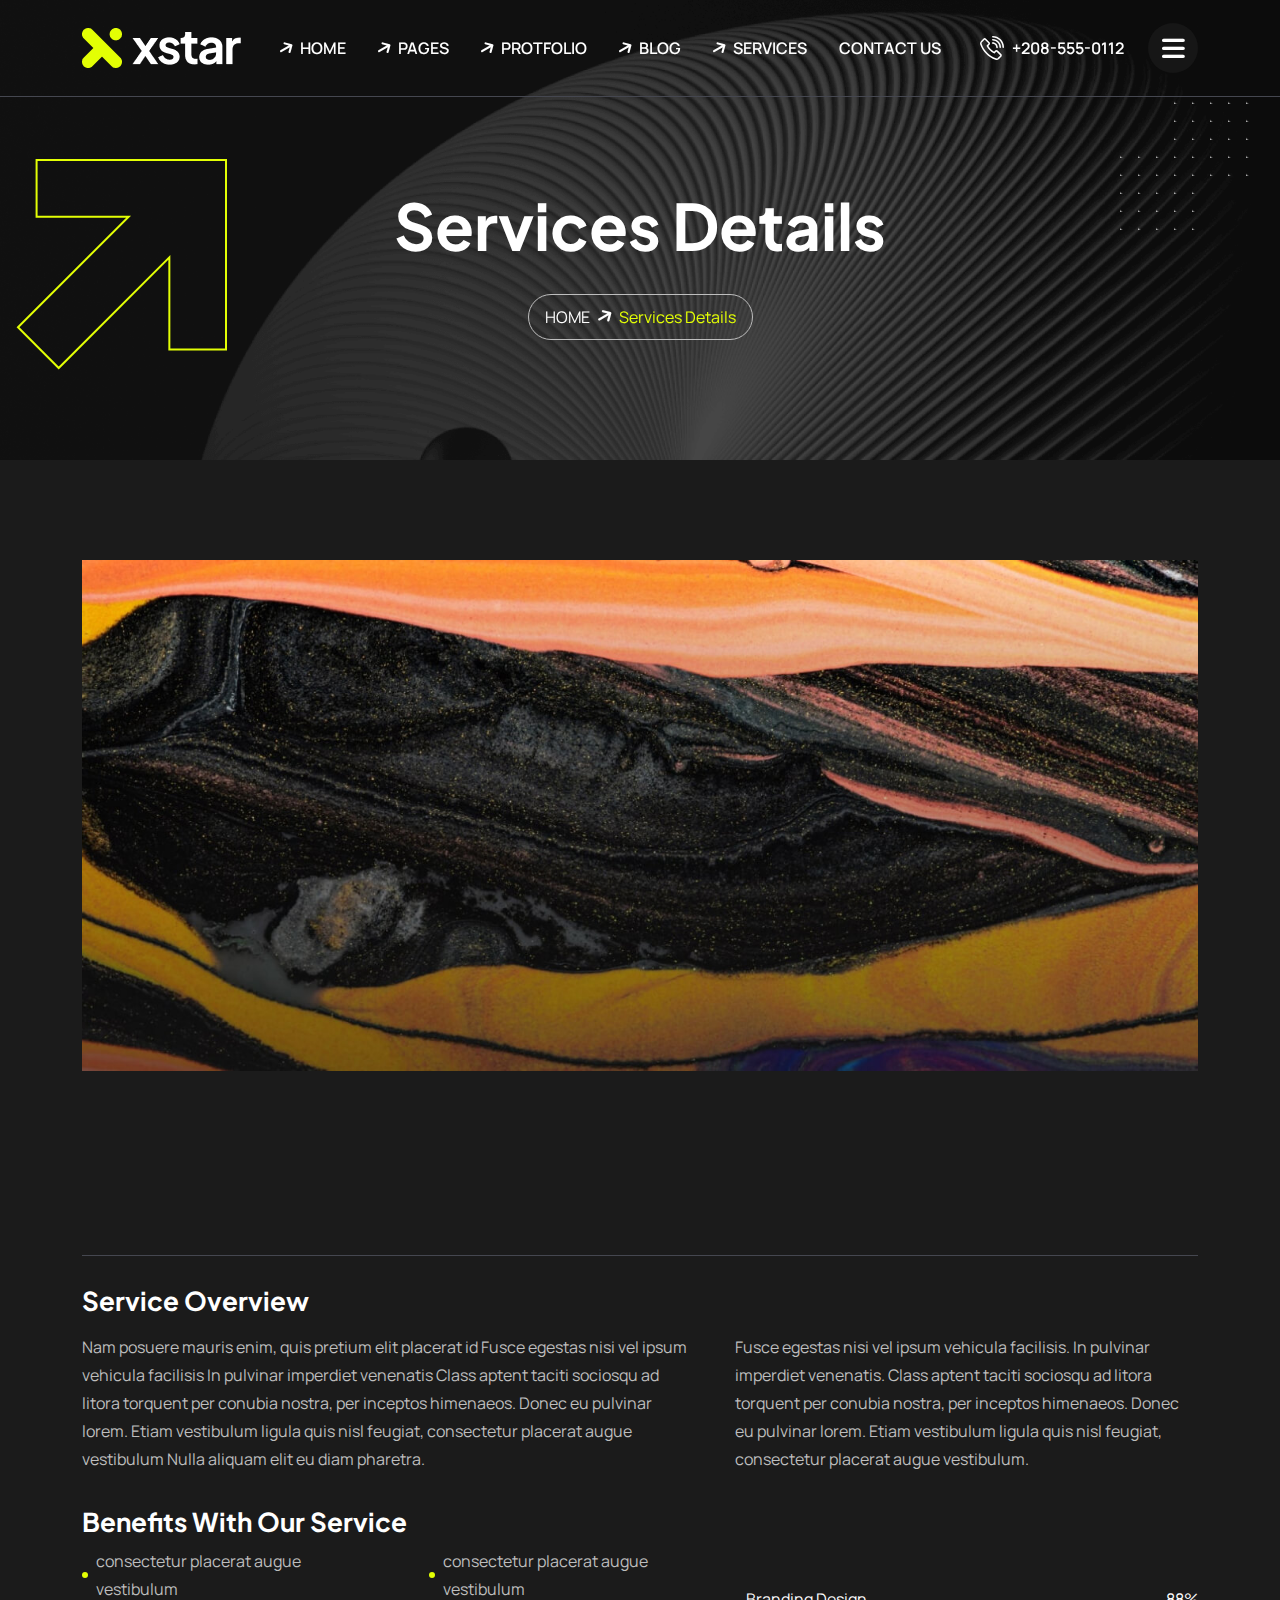
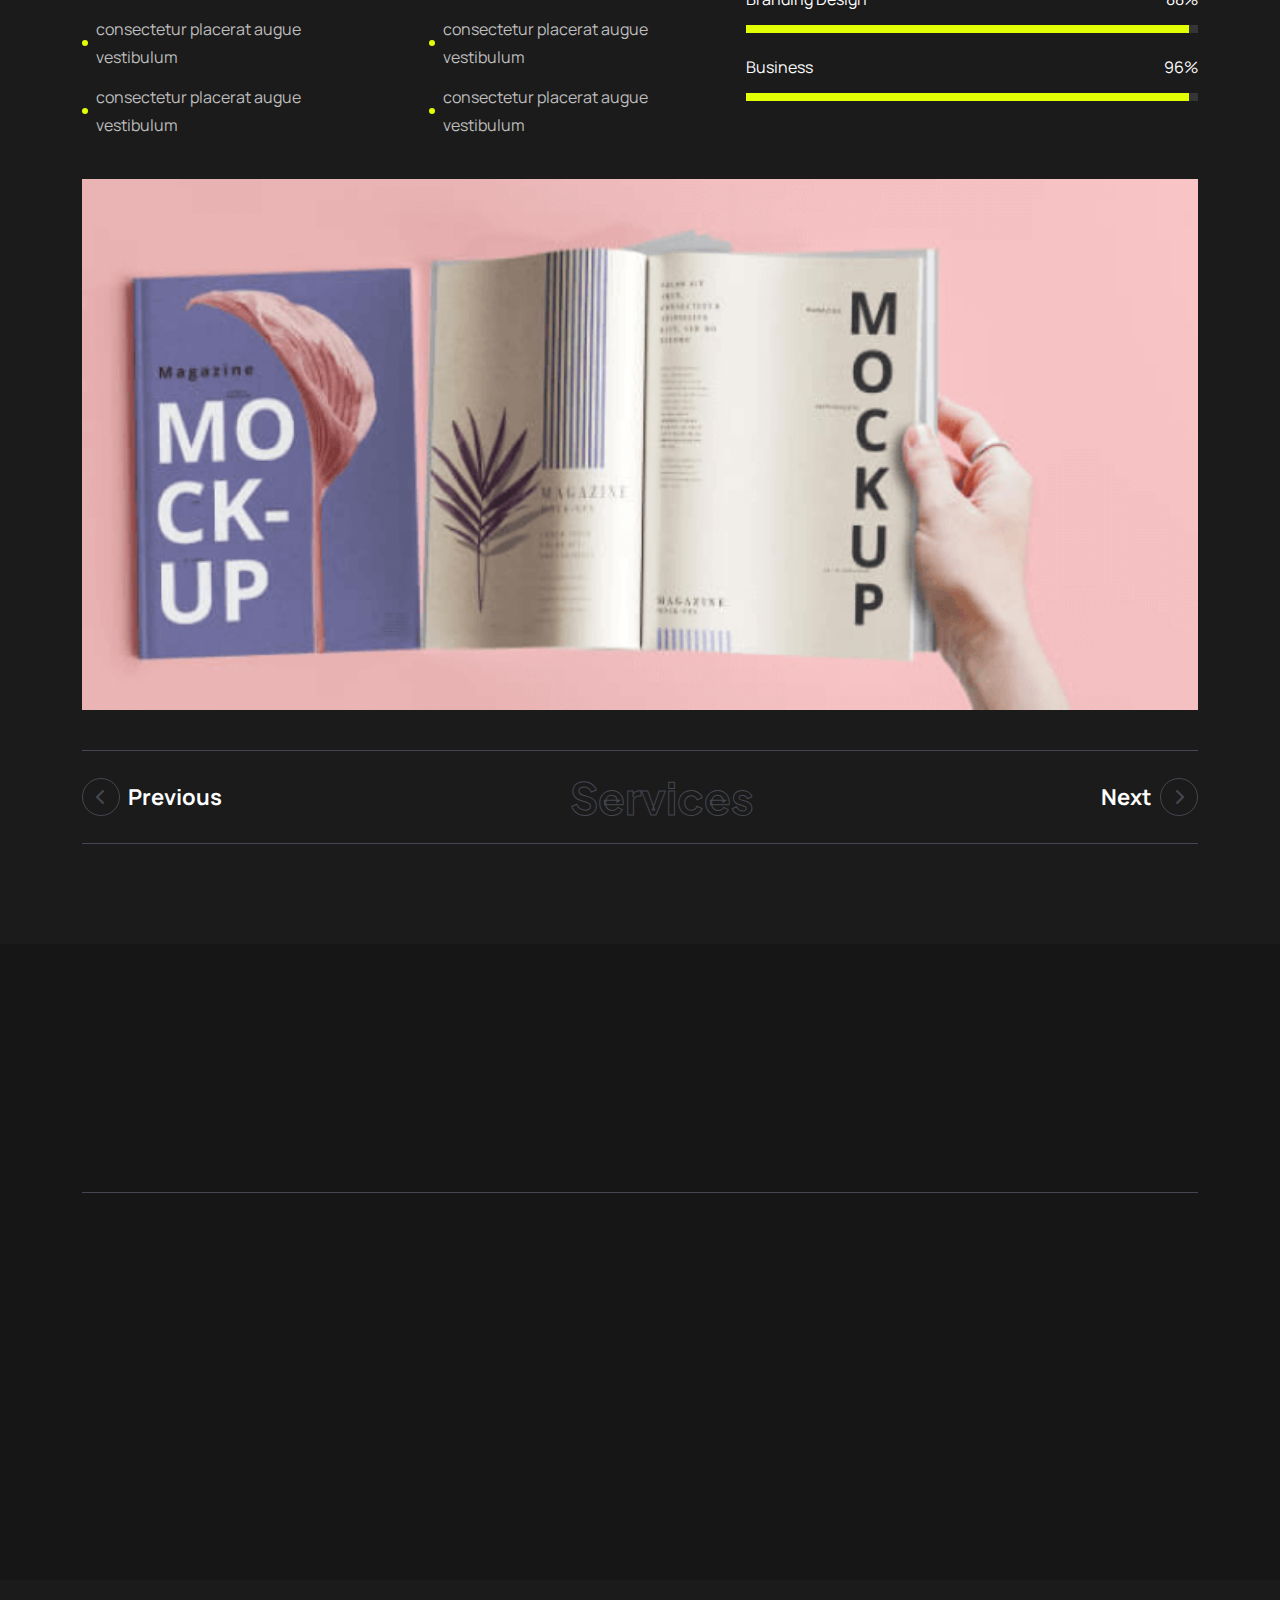
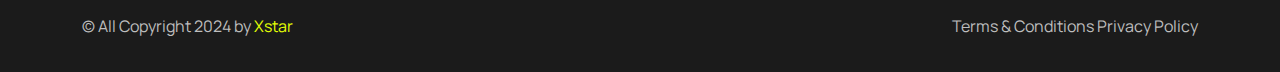
<file: service-details.html>
<!doctype html>
<html lang="en">

<!--<< Header Area >>-->

<head>

    <!-- == Meta Tags == -->
    <meta charset="UTF-8">
    <meta http-equiv="X-UA-Compatible" content="IE=edge">
    <meta name="viewport" content="width=device-width, initial-scale=1.0">
    <!-- Keywords -->
    <meta name="keywords" content="boot, Bootstrap, Xstar - HTML Template">
    <!--  Description -->
    <meta name="description" content="Xstar - Landing HTML Template">
    <!-- == Page title == -->
    <title>Xstar - Digital Agency HTML Template</title>
    <!-- Favicon/x-icon -->
    <link rel="shortcut icon" href="assets/img/logo/favicon.png" type="image/x-icon">
    <!-- Bootstrap Min 5.2.3 Css-->
    <link rel="stylesheet" href="assets/css/bootstrap.min.css">
    <!-- Fontawsome Icons Css-->
    <link rel="stylesheet" href="assets/css/all.min.css">
    <!-- Magnifiq Popup Css -->
    <link rel="stylesheet" href="assets/css/magnific-popup.css">
    <!-- Nice Select Css -->
    <link rel="stylesheet" href="assets/css/nice-select.css">
    <!-- Swiper Slider Css -->
    <link rel="stylesheet" href="assets/css/swiper.min.css">
    <!-- Aos Animation Css -->
    <link rel="stylesheet" href="assets/css/aos.css">
    <!-- Main css -->
    <link rel="stylesheet" href="assets/css/main.css">
</head>

<body class="position-relative bg2-clr">

     <!-- Preloader Start -->
     <div id="preloader" class="preloader">
        <div class="animation-preloader">
            <div class="spinner">                
            </div>
            <div class="txt-loading">
                <span data-text-preloader="X" class="letters-loading">
                    X
                </span>
                <span data-text-preloader="S" class="letters-loading">
                    S
                </span>
                <span data-text-preloader="T" class="letters-loading">
                    T
                </span>
                <span data-text-preloader="A" class="letters-loading">
                    A
                </span>
                <span data-text-preloader="R" class="letters-loading">
                    R
                </span>
            </div>
            <p class="text-center">Loading</p>
        </div>
        <div class="loader">
            <div class="row">
                <div class="col-3 loader-section section-left">
                    <div class="bg"></div>
                </div>
                <div class="col-3 loader-section section-left">
                    <div class="bg"></div>
                </div>
                <div class="col-3 loader-section section-right">
                    <div class="bg"></div>
                </div>
                <div class="col-3 loader-section section-right">
                    <div class="bg"></div>
                </div>
            </div>
        </div>
    </div>

    <!-- Custom Header Start -->
    <header class="header-section cmn-fixed hb-border py-lg-0 py-6">
        <div class="container">
            <div class="main-navbar">
                <nav class="navbar-custom">
                    <div class="d-lg-flex flex-xl-nowrap flex-wrap align-items-center justify-content-lg-between">
                        <div class="d-flex align-items-center justify-content-between">
                            <a href="index.html" class="brand-logo">
                                <img class="w-100" src="assets/img/logo/logo.png" alt="logo">
                            </a>
                            <button class="navbar-toggle-btn d-block d-lg-none" type="button">
                                <span></span>
                                <span></span>
                                <span></span>
                                <span></span>
                            </button>
                        </div>
                        <div class="navbar-toggle-item">
                            <ul
                                class="custom-nav d-lg-flex d-grid gap-xxl-10 gap-xl-8 gap-lg-5 gap-md-2 gap-2 pt-lg-0 pt-5">
                                <li class="menu-item position-relative">
                                    <button class="position-relative ps-5  white-clr fw_500 cus-z1">
                                        Home
                                    </button>
                                    <ul class="sub-menu px-lg-4 py-xxl-3 py-2">
                                        <li class="menu-link py-1">
                                            <a href="index.html" class="fw_500 white-clr">Home Version-1</a>
                                        </li>
                                        <li class="menu-link py-1">
                                            <a href="index2.html" class="fw_500 white-clr">Home Version-2</a>
                                        </li>
                                        <li class="menu-link py-1">
                                            <a href="index3.html" class="fw_500 white-clr">Home Version-3</a>
                                        </li>
                                        <li class="menu-link py-1">
                                            <a href="index4.html" class="fw_500 white-clr">Home Version-4</a>
                                        </li>
                                    </ul>
                                </li>
                                <li class="menu-item position-relative">
                                    <button class="position-relative  ps-5 fw_500 white-clr cus-z1">
                                        Pages
                                    </button>
                                    <ul class="sub-menu px-lg-4 py-xxl-3 py-2">
                                        <li class="menu-link py-1">
                                            <a href="about.html" class="fw_500 white-clr">About</a>
                                        </li>
                                        <li class="menu-link py-1">
                                            <a href="pricing.html" class="fw_500 white-clr">Pricing Plan</a>
                                        </li>
                                        <li class="menu-link py-1">
                                            <a href="team.html" class="fw_500 white-clr">Team Grid</a>
                                        </li>
                                        <li class="menu-link py-1">
                                            <a href="team-details.html" class="fw_500 white-clr">Team Details</a>
                                        </li>
                                        <li class="menu-link py-1">
                                            <a href="faq.html" class="fw_500 white-clr">Faqs</a>
                                        </li>
                                        <li class="menu-link py-1">
                                            <a href="contact.html" class="fw_500 white-clr">Contact</a>
                                        </li>
                                        <li class="menu-link py-1">
                                            <a href="oops.html" class="fw_500 white-clr">Oops 404</a>
                                        </li>
                                    </ul>
                                </li>
                                <li class="menu-item position-relative">
                                    <button class="position-relative  ps-5 fw_500 white-clr cus-z1">
                                        Protfolio
                                    </button>
                                    <ul class="sub-menu px-lg-4 py-xxl-3 py-2">
                                        <li class="menu-link py-1">
                                            <a href="study-grid.html" class="fw_500 white-clr">Case Study</a>
                                        </li>
                                        <li class="menu-link py-1">
                                            <a href="study-details.html" class="fw_500 white-clr">Case Study Details</a>
                                        </li>
                                    </ul>
                                </li>
                                <li class="menu-item position-relative">
                                    <button class="position-relative  ps-5 fw_500 white-clr cus-z1">
                                        Blog
                                    </button>
                                    <ul class="sub-menu px-lg-4 py-xxl-3 py-2">
                                        <li class="menu-link py-1">
                                            <a href="blog-grid.html" class="fw_500 white-clr">Blog Grid</a>
                                        </li>
                                        <li class="menu-link py-1">
                                            <a href="blog-list.html" class="fw_500 white-clr">Blog List</a>
                                        </li>
                                        <li class="menu-link py-1">
                                            <a href="blog-details.html" class="fw_500 white-clr">Blog Details</a>
                                        </li>
                                    </ul>
                                </li>
                                <li class="menu-item position-relative">
                                    <button class="position-relative  ps-5 fw_500 white-clr cus-z1">
                                        Services
                                    </button>
                                    <ul class="sub-menu px-lg-4 py-xxl-3 py-2">
                                        <li class="menu-link py-1">
                                            <a href="service.html" class="fw_500 white-clr">Service</a>
                                        </li>
                                        <li class="menu-link py-1">
                                            <a href="service-details.html" class="fw_500 white-clr">Service Details</a>
                                        </li>
                                    </ul>
                                </li>
                                <li class="menu-item position-relative">
                                    <a href="contact.html" class="fw_500">
                                        Contact Us
                                    </a>
                                </li>
                            </ul>
                        </div>
                        <div
                            class="d-lg-flex d-grid justify-content-center ph-clickwrap align-items-center gap-xxl-7 gap-xl-6 gap-lg-5 gap-3">
                            <a href="#" class="d-flex align-items-center header-ph gap-2">
                                <svg width="24" height="24" viewBox="0 0 24 24" fill="none"
                                    xmlns="http://www.w3.org/2000/svg">
                                    <g clip-path="url(#clip0_6577_1298)">
                                        <path
                                            d="M21.2438 18.1073L17.7431 14.6066C17.0144 13.8779 15.8329 13.8771 15.1034 14.6066L14.0839 15.6261C11.7543 14.2035 9.79723 12.2464 8.37459 9.91682L9.49247 8.79899C10.2202 8.07121 10.2202 6.88701 9.49242 6.15923L5.9917 2.65851C5.26504 1.93194 4.08525 1.92519 3.34978 2.66071L1.14994 4.87766C0.0974045 5.76145 -0.272814 7.21251 0.207186 8.58777C2.67028 15.6461 8.35472 21.3305 15.413 23.7936C16.7409 24.2569 18.1046 23.9104 18.9717 23.0171C18.9842 23.006 18.9964 22.9946 19.0084 22.9826L21.2438 20.7471C21.9716 20.0193 21.9716 18.8352 21.2438 18.1073ZM20.1287 19.6319L17.9437 21.8168C17.9171 21.839 17.8919 21.863 17.8681 21.8888C17.4082 22.3887 16.6684 22.5613 15.9327 22.3044C9.32433 19.9984 4.00237 14.6764 1.69631 8.06802C1.43226 7.31141 1.62276 6.52752 2.18165 6.07091C2.20289 6.05357 2.22323 6.0351 2.24255 6.01565L4.46719 3.77366C4.49403 3.74672 4.52593 3.72536 4.56106 3.71081C4.5962 3.69626 4.63386 3.6888 4.67189 3.68887C4.7167 3.68887 4.80281 3.69984 4.87659 3.77366L8.37722 7.27438C8.43142 7.32871 8.46186 7.40231 8.46187 7.47905C8.46188 7.55579 8.43145 7.6294 8.37726 7.68374L6.82837 9.23263C6.70656 9.35442 6.62798 9.51274 6.60464 9.68339C6.58129 9.85405 6.61447 10.0277 6.69909 10.1777C8.37983 13.1574 10.8433 15.6209 13.8231 17.3016C13.9731 17.3862 14.1467 17.4194 14.3173 17.3961C14.488 17.3727 14.6463 17.2942 14.7681 17.1724L16.2187 15.7218C16.273 15.6676 16.3466 15.6371 16.4233 15.6371C16.5001 15.6371 16.5737 15.6676 16.628 15.7218L20.1287 19.2225C20.1829 19.2769 20.2133 19.3505 20.2133 19.4272C20.2133 19.504 20.1829 19.5776 20.1287 19.6319ZM12.6048 6.15604C12.1693 6.15604 11.8162 6.5091 11.8162 6.94462C11.8162 7.38013 12.1692 7.73319 12.6048 7.73319C14.6244 7.73319 16.2675 9.37631 16.2675 11.396C16.2675 11.8315 16.6206 12.1845 17.0561 12.1845C17.4916 12.1845 17.8447 11.8315 17.8447 11.396C17.8447 8.50668 15.4941 6.15604 12.6048 6.15604Z"
                                            fill="white" />
                                        <path
                                            d="M12.7779 3C12.3483 3 12 3.34828 12 3.7779C12 4.20752 12.3482 4.5558 12.7779 4.5558C16.4537 4.5558 19.4442 7.54629 19.4442 11.2221C19.4442 11.6517 19.7925 12 20.2221 12C20.6517 12 21 11.6517 21 11.2221C21 6.68844 17.3116 3 12.7779 3Z"
                                            fill="white" />
                                        <path
                                            d="M20.7128 3.28719C18.593 1.1674 15.7745 0 12.7767 0C12.3477 0 12 0.347735 12 0.776679C12 1.20562 12.3477 1.55336 12.7767 1.55336C18.1087 1.55336 22.4466 5.89127 22.4466 11.2233C22.4466 11.6523 22.7944 12 23.2233 12C23.6523 12 24 11.6523 24 11.2233C24 8.22542 22.8326 5.40702 20.7128 3.28719Z"
                                            fill="white" />
                                    </g>
                                    <defs>
                                        <clipPath id="clip0_6577_1298">
                                            <rect width="24" height="24" fill="white" />
                                        </clipPath>
                                    </defs>
                                </svg>
                                <span class="stext">
                                    +208-555-0112
                                </span>
                            </a>
                            <div class="remove-click remove-clickbg-adding d-center m-auto">
                                <i class="fas fa-bars"></i>
                            </div>
                        </div>
                    </div>
                </nav>
            </div>
        </div>
    </header>
    <!-- Custom Header End -->



    <!-- Custom Search Start -->
    <div class="search-wrap">
        <div class="search-inner">
            <i class="fas fa-times search-close" id="search-close"></i>
            <div class="search-cell">
                <form method="get">
                    <div class="search-field-holder">
                        <input type="search" class="main-search-input" placeholder="Search...">
                    </div>
                </form>
            </div>
        </div>
    </div>
    <!-- Custom Search End -->

    <!-- Main start -->
    <main class="main">

        <!-- Breadcrumnd Banner -->
        <section class="breadcrumnd-banner position-relative">
            <div class="container">
                <div class="row g-5 justify-content-center">
                    <div class="col-lg-7">
                        <div class="breadcrumnd-content text-center">
                            <h1 class="white mb-xxl-10 mb-xl-8 mb-6" data-aos="zoom-in-left" data-aos-duration="1800">
                                Services Details
                            </h1>
                            <ul class="breadcrumnd d-inline-flex align-items-center gap-2 pra-border radius100 py-xxl-3 py-2 px-xxl-4 px-4"
                                data-aos="zoom-in-right" data-aos-duration="2000">
                                <li>
                                    <a href="index.html" class="text-uppercase htheme">
                                        Home
                                    </a>
                                </li>
                                <li>
                                    <span class="rot60 d-inline-block">
                                        <i class="fas fa-arrow-up"></i>
                                    </span>
                                </li>
                                <li class="theme-clr">
                                    Services Details
                                </li>
                            </ul>
                        </div>
                    </div>
                </div>
            </div>
            <!--Element-->
            <img src="assets/img/element/cmn-dost.png" alt="img" class="cmn-dots">
            <div class="cmn-svg-shape cmn-svg">
                <svg width="211" height="211" viewBox="0 0 211 211" fill="none" xmlns="http://www.w3.org/2000/svg">
                    <path
                        d="M153.353 98.3617V190.413H210V1H20.5872V57.6468H112.638L2 168.285L42.7149 209L153.353 98.3617Z"
                        stroke="url(#paint0_linear_6584_3026)" stroke-width="2" />
                    <defs>
                        <linearGradient id="paint0_linear_6584_3026" x1="416.867" y1="-216.267" x2="8.49998" y2="192.1"
                            gradientUnits="userSpaceOnUse">
                            <stop offset="2" stop-color="#E3FF04" />
                            <stop offset="1" stop-color="#FF7425" stop-opacity="0" />
                        </linearGradient>
                    </defs>
                </svg>
            </div>
        </section>
        <!-- Breadcrumnd Banner -->

        <!-- Service Details Start -->
        <section class="Service-details pt-space pb-space">
            <div class="container">
                <div class="service-details-header bb-border pb-xxl-9 pb-xl-7 pb-6">
                    <div class="thumb w-100 mb-xxl-12 mb-xl-9 mb-sm-6 mb-5" data-aos="zoom-in" data-aos-duration="1500">
                        <img src="assets/img/blog/project-slide2.jpg" alt="img" class="w-100">
                    </div>
                    <h3 class="white-clr mb-xxl-9 mb-xl-7 mb-lg-6 mb-4" data-aos="zoom-in-left"
                        data-aos-duration="1600">
                        World best web design service provider. 
                    </h3>
                    <div class="d-flex flex-wrap align-items-center gap-xxl-5 gap-xl-3 gap-2" data-aos="zoom-in-left"
                        data-aos-duration="1800">
                        <a href="service-details.html"
                            class="radius-btn cmn-border radius100 py-xxl-2 py-2 px-xxl-4 px-3 theme-clr">
                            Creative
                        </a>
                        <a href="service-details.html"
                            class="radius-btn cmn-border radius100 py-xxl-2 py-2 px-xxl-4 px-3 theme-clr">
                            Branding
                        </a>
                        <a href="service-details.html"
                            class="radius-btn cmn-border radius100 py-xxl-2 py-2 px-xxl-4 px-3 theme-clr">
                            Analytics
                        </a>
                        <a href="service-details.html"
                            class="radius-btn cmn-border radius100 py-xxl-2 py-2 px-xxl-4 px-3 theme-clr">
                            Audience
                        </a>
                    </div>
                </div>
                <div class="case-study-detials-inner mt-xxl-10 mt-xl-7 mt-6">
                    <h4 class="mb-xxl-7 mb-4 white-clr">
                        Service Overview
                    </h4>
                    <div
                        class="d-flex flex-md-nowrap flex-wrap justify-content-between gap-xxl-15 gap-xl-10 gap-lg-7 gap-sm-5 gap-3 mb-xxl-9 mb-xl-8 mb-lg-7 mb-4">
                        <p class="pra-clr challenge-pra1">
                            Nam posuere mauris enim, quis pretium elit placerat id Fusce egestas nisi vel ipsum vehicula
                            facilisis In pulvinar
                            imperdiet venenatis Class aptent taciti sociosqu ad litora torquent per conubia nostra, per
                            inceptos himenaeos. Donec eu
                            pulvinar lorem. Etiam vestibulum ligula quis nisl feugiat, consectetur placerat augue
                            vestibulum Nulla aliquam elit eu
                            diam pharetra.
                        </p>
                        <p class="pra-clr">
                            Fusce egestas nisi vel ipsum vehicula facilisis. In pulvinar imperdiet venenatis. Class
                            aptent taciti sociosqu ad litora
                            torquent per conubia nostra, per inceptos himenaeos. Donec eu pulvinar lorem. Etiam
                            vestibulum ligula quis nisl feugiat,
                            consectetur placerat augue vestibulum.
                        </p>
                    </div>
                    <div class="finul-result">
                        <h4 class="mb-xxl-3 mb-2 white-clr">
                            Benefits With Our Service
                        </h4>
                        <div
                            class="d-md-flex flex-grid align-items-center gap-xxl-20 gap-xl-10 gap-lg-7 gap-md-6 gap-10">
                            <div class="fiial-result-list mb-md-0 mb-4">
                                <ul>
                                    <li>
                                        consectetur placerat augue vestibulum
                                    </li>
                                    <li>
                                        consectetur placerat augue vestibulum
                                    </li>
                                    <li>
                                        consectetur placerat augue vestibulum
                                    </li>
                                </ul>
                                <ul>
                                    <li>
                                        consectetur placerat augue vestibulum
                                    </li>
                                    <li>
                                        consectetur placerat augue vestibulum
                                    </li>
                                    <li>
                                        consectetur placerat augue vestibulum
                                    </li>
                                </ul>
                            </div>
                            <div class="result-progress-wrap">
                                <div class="progres-item mb-xxl-6 mb-xl-5 mb-4">
                                    <div class="d-flex align-items-center justify-content-between mb-xxl-5 mb-3">
                                        <span class="conssub">
                                            Branding Design
                                        </span>
                                        <span class="cons">88%</span>
                                    </div>
                                    <div class="progress-solving">
                                        <div class="progress-bar"></div>
                                    </div>
                                </div>
                                <div class="progres-item">
                                    <div class="d-flex align-items-center justify-content-between mb-xxl-5 mb-3">
                                        <span class="conssub">
                                            Business
                                        </span>
                                        <span class="cons">96%</span>
                                    </div>
                                    <div class="progress-solving">
                                        <div class="progress-bar"></div>
                                    </div>
                                </div>
                            </div>
                        </div>
                    </div>
                </div>

                <div class="swiper study-slidewrap py-xxl-15 py-xl-10 py-9">
                    <div class="swiper-wrapper">
                        <div class="swiper-slide">
                            <div class="study-thumb-slide w-100">
                                <img src="assets/img/service/service-slide1.png" alt="img" class="w-100">
                            </div>
                        </div>
                        <div class="swiper-slide">
                            <div class="study-thumb-slide w-100">
                                <img src="assets/img/service/service-slide2.png" alt="img" class="w-100">
                            </div>
                        </div>
                        <div class="swiper-slide">
                            <div class="study-thumb-slide w-100">
                                <img src="assets/img/service/service-slide1.png" alt="img" class="w-100">
                            </div>
                        </div>
                    </div>
                </div>
                <div class="slider-button d-flex align-items-center justify-content-between py-xxl-6 py-xl-5 py-4">
                    <div class="d-flex align-items-center gap-xxl-5 gap-3 gap-2">
                        <button class="cmn-prev cmn-border d-center" tabindex="0" aria-label="Next slide">
                            <i class="fas fa-chevron-left"></i>
                        </button>
                        <span class="fw-bold white-clr previus-text text-capitalize">
                            previous
                        </span>
                    </div>
                    <h3 class="project-storke">
                        Services
                    </h3>
                    <div class="d-flex align-items-center gap-xxl-5 gap-3 gap-2">
                        <span class="fw-bold white-clr previus-text text-capitalize">
                            Next
                        </span>
                        <button class="cmn-next cmn-border d-center" tabindex="0" aria-label="Previous slide">
                            <i class="fas fa-chevron-right"></i>
                        </button>
                    </div>
                </div>
            </div>
        </section>
        <!-- Service Details End -->

    </main>
    <!-- Main End -->

    <!-- Footer Version-common Start -->
    <footer class="footer-version-three bg1-clr">
        <div class="container">
            <div class="footer-topversion-one pt-20 pb-20">
                <div
                    class="footer-v3-titlewrap d-flex align-items-center gap-xxl-15 gap-xl-10 gap-md-8 gap-sm-5 gap-3 pb-xxl-15 pb-xl-10 pb-8">
                    <span class="footer-v3-title" data-aos="zoom-in-right" data-aos-duration="1800">
                        Let’s talk!
                    </span>
                    <a href="contact.html"><img src="assets/img/footer/let-arrow.png" alt="arrow" data-aos="zoom-in"
                            data-aos-duration="2000"></a>
                </div>
                <div class="row gy-lg-0 gy-10 mt-xxl-5 mb-xxl-5 justify-content-sm-between justify-content-center">
                    <div class="col-xxl-3 col-xl-3 col-lg-3 col-md-6 col-sm-6">
                        <div class="footer-widget">
                            <h5 class="footer-title mb-xxl-7 mb-xl-6 mb-5" data-aos="zoom-in-down"
                                data-aos-duration="1900">
                                About Us
                                <svg class="d-block mt-xxl-4 mt-3" width="83" height="2" viewBox="0 0 83 2" fill="none"
                                    xmlns="http://www.w3.org/2000/svg">
                                    <line y1="-1" x2="83" y2="-1" transform="matrix(1 0 0 -1 0 0)"
                                        stroke="url(#paint0_linear_6308_4304)" stroke-width="2" />
                                    <defs>
                                        <linearGradient id="paint0_linear_6308_4304" x1="4.02912" y1="0.000277584"
                                            x2="80" y2="0.000110496" gradientUnits="userSpaceOnUse">
                                            <stop offset="0" stop-color="#E3FF04" />
                                            <stop offset="1" stop-color="#E3FF04" stop-opacity="0" />
                                        </linearGradient>
                                    </defs>
                                </svg>
                            </h5>
                            <p class="pra-clr mb-xxl-7 mb-6" data-aos="zoom-in" data-aos-duration="1600">
                                Phasellus ultricies aliquam volutpat ullamcorper laoreet neque, a lacinia curabitur
                                lacinia mollis
                            </p>
                           <ul class="common-social d-flex align-items-center gap-2">
                                <li data-aos="zoom-in-right" data-aos-duration="1400">
                                    <a href="#" class="d-center">
                                        <svg width="10" height="16" viewBox="0 0 10 16" fill="none"
                                            xmlns="http://www.w3.org/2000/svg">
                                            <g opacity="0.8" clip-path="url(#clip0_6308_28)">
                                                <path
                                                    d="M8.72266 9L9.16703 6.10437H6.38859V4.22531C6.38859 3.43313 6.77672 2.66094 8.02109 2.66094H9.28422V0.195625C9.28422 0.195625 8.13797 0 7.04203 0C4.75391 0 3.25828 1.38688 3.25828 3.8975V6.10437H0.714844V9H3.25828V16H6.38859V9H8.72266Z"
                                                    fill="white" />
                                            </g>
                                            <defs>
                                                <clipPath id="clip0_6308_28">
                                                    <rect width="10" height="16" fill="white" />
                                                </clipPath>
                                            </defs>
                                        </svg>
                                    </a>
                                </li>
                                <li data-aos="zoom-in-right" data-aos-duration="1600">
                                    <a href="#" class="d-center">
                                        <svg width="16" height="16" viewBox="0 0 16 16" fill="none"
                                            xmlns="http://www.w3.org/2000/svg">
                                            <path
                                                d="M14.3553 4.74149C14.3655 4.88362 14.3655 5.02577 14.3655 5.1679C14.3655 9.5029 11.066 14.4978 5.03553 14.4978C3.17766 14.4978 1.45178 13.9597 0 13.0258C0.263969 13.0562 0.51775 13.0664 0.791875 13.0664C2.32484 13.0664 3.73603 12.5486 4.86294 11.6654C3.42131 11.6349 2.21319 10.6907 1.79694 9.39124C2 9.42168 2.20303 9.44199 2.41625 9.44199C2.71066 9.44199 3.00509 9.40137 3.27919 9.33034C1.77666 9.02574 0.649719 7.70596 0.649719 6.11205V6.07146C1.08625 6.31512 1.59391 6.4674 2.13194 6.48768C1.24869 5.89884 0.670031 4.89377 0.670031 3.75671C0.670031 3.14759 0.832437 2.58921 1.11672 2.1019C2.73094 4.09174 5.15734 5.39121 7.87812 5.53337C7.82737 5.28971 7.79691 5.03593 7.79691 4.78212C7.79691 2.97499 9.25884 1.50293 11.0761 1.50293C12.0202 1.50293 12.873 1.89887 13.472 2.53846C14.2131 2.39634 14.9238 2.12221 15.5532 1.74659C15.3096 2.50802 14.7918 3.14762 14.1116 3.55368C14.7715 3.48265 15.4111 3.29987 15.9999 3.04609C15.5533 3.6958 14.9949 4.27446 14.3553 4.74149V4.74149Z"
                                                fill="white" />
                                        </svg>
                                    </a>
                                </li>
                                <li data-aos="zoom-in-right" data-aos-duration="1800">
                                    <a href="#" class="d-center">
                                        <svg width="14" height="16" viewBox="0 0 14 16" fill="none"
                                            xmlns="http://www.w3.org/2000/svg">
                                            <g opacity="0.8">
                                                <path
                                                    d="M3.13375 13.9997H0.23125V4.65281H3.13375V13.9997ZM1.68094 3.37781C0.752813 3.37781 0 2.60906 0 1.68094C6.64312e-09 1.23513 0.177098 0.807572 0.492335 0.492335C0.807572 0.177098 1.23513 0 1.68094 0C2.12675 0 2.5543 0.177098 2.86954 0.492335C3.18478 0.807572 3.36188 1.23513 3.36188 1.68094C3.36188 2.60906 2.60875 3.37781 1.68094 3.37781ZM13.9969 13.9997H11.1006V9.44969C11.1006 8.36531 11.0787 6.97469 9.59156 6.97469C8.0825 6.97469 7.85125 8.15281 7.85125 9.37156V13.9997H4.95188V4.65281H7.73562V5.92781H7.77625C8.16375 5.19344 9.11031 4.41844 10.5225 4.41844C13.46 4.41844 14 6.35281 14 8.86531V13.9997H13.9969Z"
                                                    fill="white" />
                                            </g>
                                        </svg>
                                    </a>
                                </li>
                                <li data-aos="zoom-in-right" data-aos-duration="1900">
                                    <a href="#" class="d-center">
                                        <svg width="18" height="12" viewBox="0 0 18 12" fill="none"
                                            xmlns="http://www.w3.org/2000/svg">
                                            <path
                                                d="M17.1769 1.87759C16.9806 1.13853 16.4023 0.556469 15.668 0.358938C14.337 0 9.00014 0 9.00014 0C9.00014 0 3.66327 0 2.3323 0.358938C1.59802 0.5565 1.0197 1.13853 0.823422 1.87759C0.466797 3.21719 0.466797 6.01213 0.466797 6.01213C0.466797 6.01213 0.466797 8.80706 0.823422 10.1467C1.0197 10.8857 1.59802 11.4435 2.3323 11.6411C3.66327 12 9.00014 12 9.00014 12C9.00014 12 14.337 12 15.668 11.6411C16.4023 11.4435 16.9806 10.8857 17.1769 10.1467C17.5335 8.80706 17.5335 6.01213 17.5335 6.01213C17.5335 6.01213 17.5335 3.21719 17.1769 1.87759V1.87759ZM7.25467 8.54972V3.47453L11.7153 6.01219L7.25467 8.54972V8.54972Z"
                                                fill="white" />
                                        </svg>
                                    </a>
                                </li>
                            </ul>
                        </div>
                    </div>
                    <div class="col-xxl-2 col-xl-2 col-lg-2 col-md-6 col-sm-6">
                        <div class="footer-widget">
                            <h5 class="footer-title mb-xxl-7 mb-xl-6 mb-5" data-aos="zoom-in-down"
                                data-aos-duration="1900">
                                Quick Links
                                <svg class="d-block mt-xxl-4 mt-3" width="83" height="2" viewBox="0 0 83 2" fill="none"
                                    xmlns="http://www.w3.org/2000/svg">
                                    <line y1="-1" x2="83" y2="-1" transform="matrix(1 0 0 -1 0 0)"
                                        stroke="url(#paint0_linear_6308_4304)" stroke-width="2" />
                                    <defs>
                                        <linearGradient id="paint0_linear_6308_43041" x1="4.02912" y1="0.000277584"
                                            x2="80" y2="0.000110496" gradientUnits="userSpaceOnUse">
                                            <stop offset="0" stop-color="#E3FF04" />
                                            <stop offset="1" stop-color="#E3FF04" stop-opacity="0" />
                                        </linearGradient>
                                    </defs>
                                </svg>
                            </h5>
                            <ul class="link-footer d-grid gap-xxl-5 gap-4" data-aos="zoom-in" data-aos-duration="1400">
                                <li>
                                    <a href="about.html" class="d-flex align-items-center gap-2 flink-items pra-clr">
                                        <span class="ani-icons">
                                            <i class="fas fa-angle-double-right pra-clr"></i>
                                        </span>
                                        About Xstar
                                    </a>
                                </li>
                                <li>
                                    <a href="service.html" class="d-flex align-items-center gap-2 flink-items pra-clr">
                                        <span class="ani-icons">
                                            <i class="fas fa-angle-double-right pra-clr"></i>
                                        </span>
                                        Our Services
                                    </a>
                                </li>
                                <li>
                                    <a href="blog-grid.html"
                                        class="d-flex align-items-center gap-2 flink-items pra-clr">
                                        <span class="ani-icons">
                                            <i class="fas fa-angle-double-right pra-clr"></i>
                                        </span>
                                        Our Blogs
                                    </a>
                                </li>
                                <li>
                                    <a href="contact.html" class="d-flex align-items-center gap-2 flink-items pra-clr">
                                        <span class="ani-icons">
                                            <i class="fas fa-angle-double-right pra-clr"></i>
                                        </span>
                                        Contact Us
                                    </a>
                                </li>
                            </ul>
                        </div>
                    </div>
                    <div class="col-xxl-2 col-xl-3 col-lg-3 col-md-6 col-sm-6">
                        <div class="footer-widget">
                            <h5 class="footer-title mb-xxl-7 mb-xl-6 mb-5" data-aos="zoom-in-down"
                                data-aos-duration="1900">
                                Services
                                <svg class="d-block mt-xxl-4 mt-3" width="83" height="2" viewBox="0 0 83 2" fill="none"
                                    xmlns="http://www.w3.org/2000/svg">
                                    <line y1="-1" x2="83" y2="-1" transform="matrix(1 0 0 -1 0 0)"
                                        stroke="url(#paint0_linear_6308_4305)" stroke-width="2" />
                                    <defs>
                                        <linearGradient id="paint0_linear_6308_4305" x1="4.02912" y1="0.000277584"
                                            x2="80" y2="0.000110496" gradientUnits="userSpaceOnUse">
                                            <stop offset="0" stop-color="#E3FF04" />
                                            <stop offset="1" stop-color="#E3FF04" stop-opacity="0" />
                                        </linearGradient>
                                    </defs>
                                </svg>
                            </h5>
                            <ul class="link-footer d-grid gap-xxl-5 gap-4" data-aos="zoom-in" data-aos-duration="1400">
                                <li>
                                    <a href="service.html" class="d-flex align-items-center gap-2 flink-items pra-clr">
                                        <span class="ani-icons">
                                            <i class="fas fa-angle-double-right pra-clr"></i>
                                        </span>
                                        UI/UX Experience
                                    </a>
                                </li>
                                <li>
                                    <a href="study-grid.html"
                                        class="d-flex align-items-center gap-2 flink-items pra-clr">
                                        <span class="ani-icons">
                                            <i class="fas fa-angle-double-right pra-clr"></i>
                                        </span>
                                        Web Development
                                    </a>
                                </li>
                                <li>
                                    <a href="study-grid.html"
                                        class="d-flex align-items-center gap-2 flink-items pra-clr">
                                        <span class="ani-icons">
                                            <i class="fas fa-angle-double-right pra-clr"></i>
                                        </span>
                                        Product Design
                                    </a>
                                </li>
                                <li>
                                    <a href="service.html" class="d-flex align-items-center gap-2 flink-items pra-clr">
                                        <span class="ani-icons">
                                            <i class="fas fa-angle-double-right pra-clr"></i>
                                        </span>
                                        SEO Optimization
                                    </a>
                                </li>
                            </ul>
                        </div>
                    </div>
                    <div class="col-xxl-3 col-xl-4 col-lg-4 col-md-6 col-sm-6">
                        <div class="footer-widget">
                            <h5 class="footer-title mb-xxl-7 mb-xl-6 mb-5" data-aos="zoom-in-down"
                                data-aos-duration="1900">
                                Newsletter
                                <svg class="d-block mt-xxl-4 mt-3" width="83" height="2" viewBox="0 0 83 2" fill="none"
                                    xmlns="http://www.w3.org/2000/svg">
                                    <line y1="-1" x2="83" y2="-1" transform="matrix(1 0 0 -1 0 0)"
                                        stroke="url(#paint0_linear_6308_4306)" stroke-width="2" />
                                    <defs>
                                        <linearGradient id="paint0_linear_6308_4306" x1="4.02912" y1="0.000277584"
                                            x2="80" y2="0.000110496" gradientUnits="userSpaceOnUse">
                                            <stop offset="0" stop-color="#E3FF04" />
                                            <stop offset="1" stop-color="#E3FF04" stop-opacity="0" />
                                        </linearGradient>
                                    </defs>
                                </svg>
                            </h5>
                            <p class="pra-clr mb-xxl-7 mb-6" data-aos="zoom-in" data-aos-duration="1600">
                                Sign up to seargin weekly newsletter to get the latest updates. 
                            </p>
                            <form action="#" class="foote-formv1 d-flex align-items-center justify-content-between"
                                data-aos="zoom-in-down" data-aos-duration="1200">
                                <input type="email" placeholder="Enter Email Address">
                                <button type="submit" class="themebg d-center rounded-1">
                                    <svg width="25" height="24" viewBox="0 0 25 24" fill="none"
                                        xmlns="http://www.w3.org/2000/svg">
                                        <g clip-path="url(#clip0_6308_51)">
                                            <path
                                                d="M24.177 2.42216C24.294 1.87753 23.7601 1.4183 23.2392 1.61705L0.645685 10.242C0.512852 10.2927 0.398516 10.3825 0.317763 10.4995C0.23701 10.6165 0.193635 10.7553 0.193361 10.8975C0.193087 11.0397 0.235926 11.1786 0.316228 11.2959C0.396529 11.4133 0.510518 11.5035 0.643154 11.5547L6.99011 14.006V21.7269C6.9901 21.8851 7.04344 22.0387 7.14153 22.1628C7.23961 22.287 7.3767 22.3744 7.53062 22.411C7.68454 22.4476 7.84631 22.4312 7.98976 22.3645C8.13322 22.2977 8.24997 22.1846 8.32116 22.0433L10.9462 16.8342L17.3522 21.5884C17.7419 21.8776 18.302 21.6936 18.4438 21.2289C24.425 1.61859 24.1664 2.47143 24.177 2.42216ZM18.5999 4.8933L7.59357 12.7316L2.85793 10.9027L18.5999 4.8933ZM8.39634 13.8863L17.9901 7.05398C9.7348 15.7628 10.166 15.3044 10.13 15.3529C10.0765 15.4248 10.223 15.1444 8.39634 18.7692V13.8863ZM17.3896 19.8649L11.7508 15.6802L21.9465 4.92423L17.3896 19.8649Z"
                                                fill="white" />
                                        </g>
                                        <defs>
                                            <clipPath id="clip0_6308_51">
                                                <rect width="24" height="24" fill="white"
                                                    transform="translate(0.193359)" />
                                            </clipPath>
                                        </defs>
                                    </svg>
                                </button>
                            </form>
                        </div>
                    </div>
                </div>
            </div>
        </div>
        <div class="footer-bottom-version-two bg2-clr py-xxl-10 py-xl-8 py-lg-7 py-6">
            <div class="container">
                <div
                    class="text-sm-start text-center d-sm-flex gap-sm-0 gap-2 d-grid align-items-center justify-content-sm-between justify-content-center">
                    <p class="pra-clr">
                        &copy; All Copyright 2024 by <a href="index.html" class="theme-clr">Xstar</a>
                    </p>
                    <a href="#" class="pra-clr">
                        Terms & Conditions Privacy Policy
                    </a>
                </div>
            </div>
        </div>
    </footer>
    <!-- Footer Version-common End -->

    <!-- Sub Sidebar Custom End -->
    <div class="subside-barmenu">
        <div class="remove-click d-flex justify-content-center align-items-center">
            <i class="fas fa-times"></i>
        </div>
        <div class="sub-contact-wrapper d-grid">
            <a href="index.html" class="side-logo">
                <img src="assets/img/logo/logo.png" alt="img">
            </a>
            <p>
                Neque porro quisquam est, qui dolorem ipsum quia dolor sit consectetur, aliquam quaerats voluptatem. Ut
                enim
                ad minima veniam, exercitationem laboriosam, nisi ut aliquid ex ea autem velit esse quam nihil
            </p>
            <div class="sub-contact-left d-grid">
                <div class="sub__contac-item">
                    <div class="content">
                        <span class="address d-block">
                            Address
                        </span>
                        <span class="textp">
                            Loterl Poinent k/ls United Statate.
                        </span>
                    </div>
                </div>
                <div class="sub__contac-item">
                    <div class="content">
                        <span class="address d-block">
                            Email
                        </span>
                        <a href="javascript:void(0)" class="textp">
                            example021@gmail.com
                        </a>
                    </div>
                </div>
                <div class="sub__contac-item">
                    <div class="content">
                        <span class="address d-block">
                            Call now
                        </span>
                        <a href="jasacript:void(0)" class="textp">
                            +996 1425 7471 0.2
                        </a>
                    </div>
                </div>
            </div>
            <ul class="common-social d-flex align-items-center gap-2 mb-xxl-10 mb-xl-9 mb-8">
                <li data-aos="zoom-in-right" data-aos-duration="1400">
                    <a href="#" class="d-center">
                        <svg width="10" height="16" viewBox="0 0 10 16" fill="none" xmlns="http://www.w3.org/2000/svg">
                            <g opacity="0.8" clip-path="url(#clip0_6308_28)">
                                <path
                                    d="M8.72266 9L9.16703 6.10437H6.38859V4.22531C6.38859 3.43313 6.77672 2.66094 8.02109 2.66094H9.28422V0.195625C9.28422 0.195625 8.13797 0 7.04203 0C4.75391 0 3.25828 1.38688 3.25828 3.8975V6.10437H0.714844V9H3.25828V16H6.38859V9H8.72266Z"
                                    fill="white" />
                            </g>
                            <defs>
                                <clipPath id="clip0_6308_2801">
                                    <rect width="10" height="16" fill="white" />
                                </clipPath>
                            </defs>
                        </svg>
                    </a>
                </li>
                <li data-aos="zoom-in-right" data-aos-duration="1600">
                    <a href="#" class="d-center">
                        <svg width="16" height="16" viewBox="0 0 16 16" fill="none" xmlns="http://www.w3.org/2000/svg">
                            <path
                                d="M14.3553 4.74149C14.3655 4.88362 14.3655 5.02577 14.3655 5.1679C14.3655 9.5029 11.066 14.4978 5.03553 14.4978C3.17766 14.4978 1.45178 13.9597 0 13.0258C0.263969 13.0562 0.51775 13.0664 0.791875 13.0664C2.32484 13.0664 3.73603 12.5486 4.86294 11.6654C3.42131 11.6349 2.21319 10.6907 1.79694 9.39124C2 9.42168 2.20303 9.44199 2.41625 9.44199C2.71066 9.44199 3.00509 9.40137 3.27919 9.33034C1.77666 9.02574 0.649719 7.70596 0.649719 6.11205V6.07146C1.08625 6.31512 1.59391 6.4674 2.13194 6.48768C1.24869 5.89884 0.670031 4.89377 0.670031 3.75671C0.670031 3.14759 0.832437 2.58921 1.11672 2.1019C2.73094 4.09174 5.15734 5.39121 7.87812 5.53337C7.82737 5.28971 7.79691 5.03593 7.79691 4.78212C7.79691 2.97499 9.25884 1.50293 11.0761 1.50293C12.0202 1.50293 12.873 1.89887 13.472 2.53846C14.2131 2.39634 14.9238 2.12221 15.5532 1.74659C15.3096 2.50802 14.7918 3.14762 14.1116 3.55368C14.7715 3.48265 15.4111 3.29987 15.9999 3.04609C15.5533 3.6958 14.9949 4.27446 14.3553 4.74149V4.74149Z"
                                fill="white" />
                        </svg>
                    </a>
                </li>
                <li data-aos="zoom-in-right" data-aos-duration="1800">
                    <a href="#" class="d-center">
                        <svg width="14" height="16" viewBox="0 0 14 16" fill="none" xmlns="http://www.w3.org/2000/svg">
                            <g opacity="0.8">
                                <path
                                    d="M3.13375 13.9997H0.23125V4.65281H3.13375V13.9997ZM1.68094 3.37781C0.752813 3.37781 0 2.60906 0 1.68094C6.64312e-09 1.23513 0.177098 0.807572 0.492335 0.492335C0.807572 0.177098 1.23513 0 1.68094 0C2.12675 0 2.5543 0.177098 2.86954 0.492335C3.18478 0.807572 3.36188 1.23513 3.36188 1.68094C3.36188 2.60906 2.60875 3.37781 1.68094 3.37781ZM13.9969 13.9997H11.1006V9.44969C11.1006 8.36531 11.0787 6.97469 9.59156 6.97469C8.0825 6.97469 7.85125 8.15281 7.85125 9.37156V13.9997H4.95188V4.65281H7.73562V5.92781H7.77625C8.16375 5.19344 9.11031 4.41844 10.5225 4.41844C13.46 4.41844 14 6.35281 14 8.86531V13.9997H13.9969Z"
                                    fill="white" />
                            </g>
                        </svg>
                    </a>
                </li>
                <li data-aos="zoom-in-right" data-aos-duration="1900">
                    <a href="#" class="d-center">
                        <svg width="18" height="12" viewBox="0 0 18 12" fill="none" xmlns="http://www.w3.org/2000/svg">
                            <path
                                d="M17.1769 1.87759C16.9806 1.13853 16.4023 0.556469 15.668 0.358938C14.337 0 9.00014 0 9.00014 0C9.00014 0 3.66327 0 2.3323 0.358938C1.59802 0.5565 1.0197 1.13853 0.823422 1.87759C0.466797 3.21719 0.466797 6.01213 0.466797 6.01213C0.466797 6.01213 0.466797 8.80706 0.823422 10.1467C1.0197 10.8857 1.59802 11.4435 2.3323 11.6411C3.66327 12 9.00014 12 9.00014 12C9.00014 12 14.337 12 15.668 11.6411C16.4023 11.4435 16.9806 10.8857 17.1769 10.1467C17.5335 8.80706 17.5335 6.01213 17.5335 6.01213C17.5335 6.01213 17.5335 3.21719 17.1769 1.87759V1.87759ZM7.25467 8.54972V3.47453L11.7153 6.01219L7.25467 8.54972V8.54972Z"
                                fill="white" />
                        </svg>
                    </a>
                </li>
            </ul>
            <a href="contact.html"
                class="d-flex cmn-btn cmn-border justify-content-center fw-500 align-items-center gap-2 py-xl-3 py-2 px-2 rounded">
                <span class="icons">
                    <i class="fas fa-arrow-up white"></i>
                </span>
                <span class="get-text">
                    Let's Talk
                </span>
            </a>
        </div>
    </div>
    <!-- Sub Sidebar Custom End -->

    <!-- Scroll Top Start -->
    <div id="progress">
        <span id="valiu"><i class="fas fa-arrow-up"></i></span>
    </div>
    <!-- Scroll Top End -->


    <!-- js Jquery start -->
    <script src="assets/js/jquery.js"></script>
    <!-- js Bootstrap start -->
    <script src="assets/js/bootstrap.bundle.min.js"></script>
    <!-- js Waypoints start -->
    <script src="assets/js/jquery.waypoints.js"></script>
    <!-- js Magnific popup start -->
    <script src="assets/js/magnific-popup.js"></script>
    <!-- js Nice Select start -->
    <script src="assets/js/jquery.nice-select.min.js"></script>
    <!-- js Swiper start -->
    <script src="assets/js/swiper.js"></script>
    <!-- js Aos Counterup start -->
    <script src="assets/js/jquery.counterup.min.js"></script>
    <!-- js Aos Animation start -->
    <script src="assets/js/aos.js"></script>
    <!-- js Aos Tilt start -->
    <script src="assets/js/vanilla-tilt.min.js"></script>
    <!-- js Mian start -->
    <script src="assets/js/main.js"></script>

</body>

</html>
</file>
<file: assets/css/nice-select.css>
.nice-select,.nice-select .list{background-color:#fff;box-sizing:border-box}.nice-select .list,.nice-select:after{pointer-events:none;position:absolute}.nice-select,.nice-select .option{cursor:pointer;font-weight:400;outline:0}.nice-select,.no-csspointerevents .nice-select.open .list{display:block}.nice-select{-webkit-tap-highlight-color:transparent;border-radius:5px;border:1px solid #e8e8e8;clear:both;float:left;font-family:inherit;font-size:14px;height:42px;line-height:40px;padding-left:18px;padding-right:30px;position:relative;text-align:left!important;-webkit-transition:.2s ease-in-out;transition:.2s ease-in-out;-webkit-user-select:none;-moz-user-select:none;-ms-user-select:none;user-select:none;white-space:nowrap;width:auto}.nice-select:hover{border-color:#dbdbdb}.nice-select.open,.nice-select:active,.nice-select:focus{border-color:#999}.nice-select:after{border-bottom:2px solid #999;border-right:2px solid #999;content:'';display:block;height:5px;margin-top:-4px;right:12px;top:50%;-webkit-transform-origin:66% 66%;-ms-transform-origin:66% 66%;transform-origin:66% 66%;-webkit-transform:rotate(45deg);-ms-transform:rotate(45deg);transform:rotate(45deg);-webkit-transition:.15s ease-in-out;transition:.15s ease-in-out;width:5px}.nice-select.open:after{-webkit-transform:rotate(-135deg);-ms-transform:rotate(-135deg);transform:rotate(-135deg)}.nice-select.open .list{opacity:1;pointer-events:auto;-webkit-transform:scale(1) translateY(0);-ms-transform:scale(1) translateY(0);transform:scale(1) translateY(0)}.nice-select.disabled{border-color:#ededed;color:#999;pointer-events:none}.nice-select.disabled:after{border-color:#ccc}.nice-select.wide{width:100%}.nice-select.wide .list{left:0!important;right:0!important}.nice-select.right{float:right}.nice-select.right .list{left:auto;right:0}.nice-select.small{font-size:12px;height:36px;line-height:34px}.nice-select.small:after{height:4px;width:4px}.nice-select.small .option{line-height:34px;min-height:34px}.nice-select .list{border-radius:5px;box-shadow:0 0 0 1px rgba(68,68,68,.11);margin-top:4px;opacity:0;overflow:hidden;padding:0;top:100%;left:0;-webkit-transform-origin:50% 0;-ms-transform-origin:50% 0;transform-origin:50% 0;-webkit-transform:scale(.75) translateY(-21px);-ms-transform:scale(.75) translateY(-21px);transform:scale(.75) translateY(-21px);-webkit-transition:.2s cubic-bezier(.5, 0, 0, 1.25),opacity .15s ease-out;transition:.2s cubic-bezier(.5, 0, 0, 1.25),opacity .15s ease-out;z-index:9}.nice-select .list:hover .option:not(:hover){background-color:transparent!important}.nice-select .option{line-height:40px;list-style:none;min-height:40px;padding-left:18px;padding-right:29px;text-align:left;-webkit-transition:.2s;transition:.2s}.nice-select .option.focus,.nice-select .option.selected.focus,.nice-select .option:hover{background-color:#f6f6f6}.nice-select .option.selected{font-weight:700}.nice-select .option.disabled{background-color:transparent;color:#999;cursor:default}.no-csspointerevents .nice-select .list{display:none}
</file>
<file: assets/css/main.css>
/*
Theme Name: Xstar
Author: Gramentheme
Author URI: https://themeforest.net/user/gramentheme
Description: Xstar - Digital Agency HTML Template<
Version: 1.0.0
*/
/*CSS Table Of Content Ends Here*/
@import url("https://fonts.googleapis.com/css2?family=Manrope:wght@200..800&family=Plus+Jakarta+Sans:ital,wght@0,200..800;1,200..800&display=swap");
:root {
  --body: #ffffff;
  --black: #000;
  --white: #fff;
  --spantext: #757575;
  --theme: #E3FF04;
  --bg1: #161616;
  --bg2: #1b1b1b;
  --bg3: #fff;
  --border1: #454750;
  --pra-clr: #bebebe;
  --dd-clr: #dadada;
  --place: #858585;
  --tag: #646464;
  --bspan: #ababab;
}

/* -----------------------
    Template Default Fonts
 ------------------------- */
body {
  font-family: "Manrope", sans-serif;
  font-size: 16px;
  font-weight: normal;
  line-height: 28px;
  color: var(--white);
  background-color: red;
  padding: 0;
  margin: 0;
  overflow-x: hidden;
}

ul {
  padding: 0;
  margin: 0;
  list-style: none;
}

button {
  border: none;
  background-color: transparent;
  padding: 0;
}

input:focus {
  color: var(--white);
  outline: none;
}

input {
  color: var(--white);
}

h1,
h2,
h3,
h4,
h5,
h6 {
  font-family: "Plus Jakarta Sans", sans-serif;
  margin: 0px;
  padding: 0;
  color: var(--white);
  text-transform: capitalize;
  transition: all 0.4s ease-in-out;
}

h1 {
  font-size: 80px;
  font-weight: 700;
  line-height: 112%;
}

h2 {
  font-size: 55px;
  line-height: 125%;
  font-weight: 700;
}

h3 {
  font-size: 48px;
  font-weight: 700;
}

h4 {
  font-size: 30px;
  font-weight: 700;
  line-height: 130%;
}

h5 {
  font-size: 24px;
  font-weight: 700;
}

h6 {
  font-size: 20px;
  font-weight: 600;
  line-height: 145%;
}

a {
  text-decoration: none;
  outline: none !important;
  cursor: pointer;
  color: var(--white);
  transition: all 0.4s ease-in-out;
}

p {
  margin: 0px;
  transition: all 0.4s ease-in-out;
  font-size: 16px;
  font-family: "Manrope", sans-serif;
  color: var(--white);
}

.zindex1 {
  z-index: 1;
}

.whitehover {
  color: var(--white) !important;
}

.pra-clr {
  color: #bebebe !important;
}

.theme-border {
  border: 1px solid var(--theme) !important;
}

.pra-border {
  border: 1px solid #bebebe;
}

.radius100 {
  border-radius: 100px;
}

.bb-border {
  border-bottom: 1px solid var(--border1) !important;
}

.bt-border {
  border-top: 1px solid var(--border1) !important;
}

.htheme {
  transition: all 0.4s;
}
.htheme:hover {
  color: var(--theme);
}

.tag-clr {
  color: var(--tag);
}

.fs14 {
  font-size: 14px;
}

span {
  margin: 0px;
  transition: all 0.4s ease-in-out;
  font-size: 16px;
  font-family: "Manrope", sans-serif;
  color: var(--white);
}

.common-social li a {
  width: 36px;
  min-width: 36px;
  height: 36px;
  display: block;
  border: 1px solid var(--border1);
  transition: all 0.5s;
}
.common-social li a:hover {
  background: var(--theme);
  border-color: var(--theme);
}
.common-social li a:hover svg path {
  stroke: var(--black);
}
.common-social li a:hover i {
  color: var(--black);
}

.slider-button {
  border-top: 1px solid var(--border1);
  border-bottom: 1px solid var(--border1);
}
.slider-button .cmn-next,
.slider-button .cmn-prev {
  width: 70px;
  min-width: 70px;
  height: 70px;
  border-radius: 50%;
  transition: all 0.4s;
}
.slider-button .cmn-next i,
.slider-button .cmn-prev i {
  color: var(--border1);
  font-size: 24px;
  transition: all 0.4s;
}
.slider-button .cmn-next:hover,
.slider-button .cmn-prev:hover {
  background: var(--theme);
  border-color: var(--theme);
}
.slider-button .cmn-next:hover i,
.slider-button .cmn-prev:hover i {
  color: var(--black);
}
@media (max-width: 1399px) {
  .slider-button .cmn-next,
  .slider-button .cmn-prev {
    width: 48px;
    min-width: 48px;
    height: 48px;
  }
  .slider-button .cmn-next i,
  .slider-button .cmn-prev i {
    font-size: 17px;
  }
}
@media (max-width: 1399px) {
  .slider-button .cmn-next,
  .slider-button .cmn-prev {
    width: 38px;
    min-width: 38px;
    height: 38px;
  }
  .slider-button .cmn-next i,
  .slider-button .cmn-prev i {
    font-size: 16px;
  }
}
.slider-button .previus-text {
  font-size: 22px;
}
.slider-button .project-storke {
  font-size: 44px;
  font-weight: 700;
  font-family: "Plus Jakarta Sans", sans-serif;
  -webkit-text-stroke-width: 1px;
  -webkit-text-stroke-color: #454750;
  color: transparent;
  display: block;
}
@media (max-width: 575px) {
  .slider-button .previus-text {
    font-size: 18px;
  }
  .slider-button .project-storke {
    font-size: 30px;
  }
}
@media (max-width: 575px) {
  .slider-button .previus-text {
    font-size: 16px;
  }
  .slider-button .project-storke {
    font-size: 24px;
  }
}
@media (max-width: 400px) {
  .slider-button .previus-text {
    font-size: 14px;
  }
  .slider-button .project-storke {
    display: none;
  }
}

.d-center {
  display: flex !important;
  align-items: center !important;
  justify-content: center !important;
}

.spantext-clr {
  color: var(--spantext) !important;
}

.common-form textarea,
.common-form input {
  outline: none;
  border-radius: 8px;
  padding: 16px 19px;
  color: var(--pra-clr);
  font-size: 16px;
  border: 1px solid var(--border1);
  background: transparent;
  width: 100%;
}
.common-form ::placeholder {
  color: var(--pra-clr);
  font-size: 16px;
}
.common-form .getin-touch {
  border: 1px solid var(--white);
  border-radius: 8px;
  transition: all 0.5s;
}
.common-form .getin-touch .icons {
  transform: rotate(35deg);
  display: block;
  transition: all 0.5;
}
.common-form .getin-touch .icons i {
  transition: all 0.5s;
}
.common-form .getin-touch:hover {
  border-color: var(--theme);
  color: var(--theme);
}
.common-form .getin-touch:hover .icons {
  transform: rotate(-35deg);
}

.black-clr {
  color: var(--black);
}

.white-clr {
  color: var(--white);
}

.whitebg {
  background: var(--white);
}

.theme-clr {
  color: var(--theme);
}

.bg1-clr {
  background: var(--bg1);
}

.bg2-clr {
  background: var(--bg2) !important;
}

.bg3-clr {
  background: var(--bg3);
}

.themebg {
  background: var(--theme);
}

.hb-border {
  border-bottom: 1px solid var(--border1);
}

.cmn-border {
  border: 1px solid #454750 !important;
}

.rot60 {
  transform: rotate(60deg);
  transition: all 0.4s;
}

.bspan-clr {
  color: var(--bspan);
}

.pt-space {
  padding-top: 130px;
}

.pb-space {
  padding-bottom: 130px;
}

@media (max-width: 1399px) {
  h1 {
    font-size: 64px;
  }
  h2 {
    font-size: 44px;
  }
  h3 {
    font-size: 38px;
  }
  h4 {
    font-size: 26px;
  }
  .pt-space {
    padding-top: 80px;
  }
  .pb-space {
    padding-bottom: 80px;
  }
  .pt-space {
    padding-top: 100px;
  }
  .pb-space {
    padding-bottom: 100px;
  }
}
@media (max-width: 1199px) {
  h1 {
    font-size: 60px;
  }
  h2 {
    font-size: 42px;
  }
  h3 {
    font-size: 36px;
  }
  h4 {
    font-size: 24px;
  }
  h5 {
    font-size: 20px;
  }
  h6 {
    font-size: 18px;
  }
  .pt-space {
    padding-top: 80px;
  }
  .pb-space {
    padding-bottom: 80px;
  }
}
@media (max-width: 991px) {
  h1 {
    font-size: 42px;
  }
  h2 {
    font-size: 36px;
  }
  h3 {
    font-size: 29px;
  }
  h4 {
    font-size: 20px;
  }
  h5 {
    font-size: 19px;
  }
  h6 {
    font-size: 17px;
  }
  .pt-space {
    padding-top: 70px;
  }
  .pb-space {
    padding-bottom: 70px;
  }
}
section,
footer {
  overflow: hidden;
}

::-webkit-scrollbar {
  width: 4px;
}

/* Track */
::-webkit-scrollbar-track {
  background: #f1f1f1;
}

/* Handle */
::-webkit-scrollbar-thumb {
  background: #888;
}

/* Handle on hover */
::-webkit-scrollbar-thumb:hover {
  background: #555;
}

.preloader {
  align-items: center;
  cursor: default;
  display: flex;
  height: 100%;
  justify-content: center;
  position: fixed;
  left: 0;
  top: 0;
  width: 100%;
  z-index: 9999999;
}
.preloader .animation-preloader {
  z-index: 1000;
}
.preloader .animation-preloader .spinner {
  animation: spinner 1s infinite linear;
  border-radius: 50%;
  border: 3px solid rgba(0, 0, 0, 0.2);
  border-top-color: var(--theme);
  height: 9em;
  margin: 0 auto 3.5em auto;
  width: 9em;
}
@media (max-width: 767px) {
  .preloader .animation-preloader .spinner {
    width: 7.5em;
    height: 7.5em;
    margin: 0 auto 1.5em auto;
  }
}
.preloader .animation-preloader .txt-loading {
  font: bold 5em "Plus Jakarta Sans", sans-serif, "Manrope", sans-serif;
  text-align: center;
  user-select: none;
}
@media (max-width: 767px) {
  .preloader .animation-preloader .txt-loading {
    font-size: 2.5em;
  }
}
.preloader .animation-preloader .txt-loading .letters-loading {
  color: var(--theme);
  position: relative;
  font-size: 80px;
}
@media (max-width: 767px) {
  .preloader .animation-preloader .txt-loading .letters-loading {
    font-size: 42px;
  }
}
.preloader .animation-preloader .txt-loading .letters-loading:nth-child(2):before {
  animation-delay: 0.2s;
}
.preloader .animation-preloader .txt-loading .letters-loading:nth-child(3):before {
  animation-delay: 0.4s;
}
.preloader .animation-preloader .txt-loading .letters-loading:nth-child(4):before {
  animation-delay: 0.6s;
}
.preloader .animation-preloader .txt-loading .letters-loading:nth-child(5):before {
  animation-delay: 0.8s;
}
.preloader .animation-preloader .txt-loading .letters-loading:nth-child(6):before {
  animation-delay: 1s;
}
.preloader .animation-preloader .txt-loading .letters-loading:nth-child(7):before {
  animation-delay: 1.2s;
}
.preloader .animation-preloader .txt-loading .letters-loading:nth-child(8):before {
  animation-delay: 1.4s;
}
.preloader .animation-preloader .txt-loading .letters-loading::before {
  animation: letters-loading 4s infinite;
  color: var(--white);
  content: attr(data-text-preloader);
  left: 0;
  opacity: 0;
  font-family: "Plus Jakarta Sans", sans-serif;
  position: absolute;
  top: 2px;
  transform: rotateY(-90deg);
}
.preloader p {
  font-size: 15px;
  font-weight: 600;
  text-transform: uppercase;
  letter-spacing: 8px;
  color: var(--theme);
}
.preloader .loader {
  position: fixed;
  top: 0;
  left: 0;
  width: 100%;
  height: 100%;
  font-size: 0;
  z-index: 1;
  pointer-events: none;
}
.preloader .loader .row {
  height: 100%;
}
.preloader .loader .loader-section {
  padding: 0px;
}
.preloader .loader .loader-section .bg {
  background-color: var(--bg2);
  height: 100%;
  left: 0;
  width: 100%;
  transition: all 800ms cubic-bezier(0.77, 0, 0.175, 1);
}
.preloader.loaded .animation-preloader {
  opacity: 0;
  transition: 0.3s ease-out;
}
.preloader.loaded .loader-section .bg {
  width: 0;
  transition: 0.7s 0.3s allcubic-bezier(0.1, 0.1, 0.1, 1);
}

.customer-review-active {
  display: flex;
  align-items: center;
}
.customer-review-active a:not(:first-child) {
  margin-left: -14px;
}

.offer-sectionv04 {
  background: url(../img/banner/offer-bg.png) no-repeat center center;
  background-size: cover;
}
.offer-sectionv04 .offer-item {
  background: #1B1B1B;
  border-radius: 12px;
}
.offer-sectionv04 .offer-item .seri {
  font-size: 50px;
  font-weight: 600;
  font-family: "Plus Jakarta Sans", sans-serif;
  color: var(--white);
  opacity: 15%;
}
.offer-sectionv04 .offer-item:hover h5 a {
  color: var(--theme);
}
.offer-sectionv04 .offer-item:hover .btn-hover {
  color: var(--theme);
}
.offer-sectionv04 .offer-item:hover .btn-hover i {
  color: var(--theme);
}

.cmn-fixed {
  position: fixed;
  top: 0;
  left: 0;
  width: 100%;
}
@media (max-width: 991px) {
  .cmn-fixed {
    background: var(--bg1) !important;
    border-bottom: unset;
    z-index: 9999 !important;
  }
}

.header-section {
  width: 100%;
  z-index: 100;
  z-index: 999;
}
.header-section .brand-logo {
  max-width: 265px;
}
@media (max-width: 1199px) {
  .header-section .brand-logo {
    max-width: 100px;
  }
}
@media (max-width: 767px) {
  .header-section .search-toggle-box {
    display: none;
    position: absolute;
    width: 100%;
    top: 60px;
    z-index: 10;
  }
}
@media (max-width: 991px) {
  .header-section .main-navbar .navbar-toggle-item {
    display: none;
  }
}
@media (min-width: 992px) {
  .header-section .main-navbar .navbar-toggle-item {
    display: initial !important;
  }
}
.header-section .main-navbar .custom-nav .menu-item button::after {
  position: absolute;
  content: "\f062";
  font-family: "FontAwesome";
  font-weight: 500;
  font-size: 16px;
  left: 0px;
  transition: all 0.1s ease;
  transform: rotate(60deg);
}
.header-section .main-navbar .custom-nav .menu-item button,
.header-section .main-navbar .custom-nav .menu-item a,
.header-section .main-navbar .custom-nav .menu-link button,
.header-section .main-navbar .custom-nav .menu-link a {
  transition: all 0.4s;
  font-size: 16px !important;
  font-weight: 600;
  text-transform: uppercase;
  color: var(--white);
}
@media (max-width: 1199px) {
  .header-section .main-navbar .custom-nav .menu-item button,
  .header-section .main-navbar .custom-nav .menu-item a,
  .header-section .main-navbar .custom-nav .menu-link button,
  .header-section .main-navbar .custom-nav .menu-link a {
    font-size: 14px !important;
    font-weight: 400 !important;
  }
}
@media (max-width: 575px) {
  .header-section .main-navbar .custom-nav .menu-item button,
  .header-section .main-navbar .custom-nav .menu-item a,
  .header-section .main-navbar .custom-nav .menu-link button,
  .header-section .main-navbar .custom-nav .menu-link a {
    font-size: 16px;
  }
}
.header-section .main-navbar .custom-nav .menu-item button:hover, .header-section .main-navbar .custom-nav .menu-item button.active,
.header-section .main-navbar .custom-nav .menu-item a:hover,
.header-section .main-navbar .custom-nav .menu-item a.active,
.header-section .main-navbar .custom-nav .menu-link button:hover,
.header-section .main-navbar .custom-nav .menu-link button.active,
.header-section .main-navbar .custom-nav .menu-link a:hover,
.header-section .main-navbar .custom-nav .menu-link a.active {
  color: var(--theme);
}
.header-section .main-navbar .custom-nav .menu-item button:hover::after, .header-section .main-navbar .custom-nav .menu-item button.active::after,
.header-section .main-navbar .custom-nav .menu-item a:hover::after,
.header-section .main-navbar .custom-nav .menu-item a.active::after,
.header-section .main-navbar .custom-nav .menu-link button:hover::after,
.header-section .main-navbar .custom-nav .menu-link button.active::after,
.header-section .main-navbar .custom-nav .menu-link a:hover::after,
.header-section .main-navbar .custom-nav .menu-link a.active::after {
  transform: rotate(90deg);
}
@media (max-width: 991px) {
  .header-section .main-navbar .custom-nav {
    width: 100%;
  }
  .header-section .main-navbar .custom-nav .sub-menu {
    display: none;
    padding: 5px 20px 5px;
    background: var(--bg1) !important;
  }
  .header-section .main-navbar .custom-nav .sub-menu li a {
    font-size: 14px !important;
    letter-spacing: 2px;
  }
}
@media (min-width: 992px) {
  .header-section .main-navbar .custom-nav .menu-item {
    padding: 34px 0;
  }
  .header-section .main-navbar .custom-nav .menu-item button:hover button::after {
    transform: rotate(-180deg);
  }
  .header-section .main-navbar .custom-nav .sub-menu {
    position: absolute;
    top: 20px;
    left: -30px;
    min-width: 240px;
    opacity: 0;
    width: max-content;
    visibility: hidden;
    transform: translateY(50px);
    text-wrap: nowrap;
    transition: 0.8s;
    display: initial !important;
    background: var(--bg1);
    z-index: 10;
    pointer-events: none;
    box-shadow: rgba(149, 157, 165, 0.2) 0px 8px 24px;
  }
  .header-section .main-navbar .custom-nav .sub-menu .sub-menu {
    border-left: 2px solid var(--p1);
    left: 99%;
    top: -55px;
    z-index: 9;
  }
  .header-section .main-navbar .custom-nav .menu-item {
    position: relative;
  }
  .header-section .main-navbar .custom-nav .menu-item:hover > .sub-menu {
    opacity: 1;
    visibility: visible;
    transform: translateY(60px);
    pointer-events: auto;
  }
}
.header-section .main-navbar .navbar-toggle-btn {
  width: 36px;
  height: 24px;
  position: relative;
  right: 0;
  transition: 0.5s;
  top: 0;
}
.header-section .main-navbar .navbar-toggle-btn span {
  background: var(--theme);
  display: block;
  position: absolute;
  height: 2px;
  width: 100%;
  border-radius: 9px;
  opacity: 1;
  left: 0;
  transform: rotate(0deg);
  transition: 0.5s;
}
.header-section .main-navbar .navbar-toggle-btn span:nth-child(1) {
  top: 0;
}
.header-section .main-navbar .navbar-toggle-btn span:nth-child(2), .header-section .main-navbar .navbar-toggle-btn span:nth-child(3) {
  top: 12px;
}
.header-section .main-navbar .navbar-toggle-btn span:nth-child(4) {
  top: 24px;
}
.header-section .main-navbar .navbar-toggle-btn.open span:nth-child(1) {
  top: 18px;
  width: 0%;
  left: 50%;
}
.header-section .main-navbar .navbar-toggle-btn.open span:nth-child(2) {
  transform: rotate(45deg);
}
.header-section .main-navbar .navbar-toggle-btn.open span:nth-child(3) {
  transform: rotate(-45deg);
}
.header-section .main-navbar .navbar-toggle-btn.open span:nth-child(4) {
  top: 18px;
  width: 0%;
  left: 50%;
}
.header-section .header-ph {
  font-size: 18px;
  font-weight: 600;
  color: var(--white);
}
.header-section .remove-clickbg-adding {
  border-radius: 50%;
  width: 50px;
  min-width: 50px;
  height: 50px;
  background: var(--bg1);
}
@media (max-width: 991px) {
  .header-section .remove-clickbg-adding {
    width: 32px;
    min-width: 32px;
    height: 32px;
  }
  .header-section .remove-clickbg-adding i {
    font-size: 16px;
  }
}

.cus__scroll {
  max-height: 65vh;
  overflow-y: scroll;
  overflow-x: hidden;
}

.header-fixed {
  position: fixed;
  top: 0px;
  z-index: 999;
  width: 100%;
  background: var(--bg1);
}

.home2-border {
  border-bottom: 1px solid rgba(133, 133, 133, 0.137254902);
}

.remove-click {
  width: 58px;
  height: 58px;
  border-radius: 6px;
  display: flex;
  align-items: center;
  justify-content: center;
}
.remove-click i {
  font-size: 26px;
  color: var(--title);
}
.remove-click:hover {
  cursor: pointer;
}
@media (max-width: 1199px) {
  .remove-click {
    width: 39px;
    height: 39px;
  }
  .remove-click i {
    font-size: 22px;
  }
}

.subside-barmenu {
  width: 319px;
  height: 100%;
  position: fixed;
  z-index: 99999;
  background: #000;
  right: -320px;
  top: 0;
  transition: all 0.4s;
  overflow-y: scroll;
}
.subside-barmenu .remove-click {
  margin: 10px;
  padding: 5px;
  border-radius: 6px;
  margin: 0 auto;
}
.subside-barmenu .remove-click:hover {
  cursor: pointer;
}
.subside-barmenu .remove-click i {
  font-size: 36px;
  color: var(--theme);
}
.subside-barmenu .sub-contact-wrapper {
  padding: 40px 20px;
}
.subside-barmenu .sub-contact-wrapper .side-logo {
  margin-bottom: 20px;
}
.subside-barmenu .sub-contact-wrapper p {
  font-size: 14px;
  margin-bottom: 40px;
}
.subside-barmenu .sub-contact-wrapper .sub-contact-left {
  gap: 24px;
  margin-bottom: 40px;
}
.subside-barmenu .sub-contact-wrapper .social li a {
  width: 45px;
  height: 45px;
  background: var(--base);
  border: 1px solid var(--base);
}
.subside-barmenu .sub-contact-wrapper .social li a i {
  color: var(--title);
}
.subside-barmenu::before {
  display: none;
}
.subside-barmenu.active {
  right: 0px;
}

@media (max-width: 991px) {
  .ph-clickwrap {
    position: absolute;
    top: 90px;
    right: 8%;
    transform: translateX(50%);
    z-index: -1;
  }
  .ph-clickwrap a {
    font-size: 14px !important;
  }
}
@media (max-width: 991px) {
  .ph-clickwrap .stext {
    display: none;
  }
}

.search-shopcart a:hover {
  color: var(--theme);
}

.breadcrumnd-banner {
  background: url(../img/banner/breadcrumnd-bg.png) no-repeat center center;
  background-size: cover;
  padding: 220px 2px 144px;
}
.breadcrumnd-banner .cmn-dots {
  position: absolute;
  right: 30px;
  top: 100px;
  animation: updown 6s linear infinite;
}
.breadcrumnd-banner .cmn-svg-shape {
  position: absolute;
  bottom: 90px;
  left: 16px;
}
.breadcrumnd-banner .cmn-svg-shape svg {
  transition: all 0.5s;
}
.breadcrumnd-banner .cmn-svg-shape svg path {
  transition: all 0.5s;
}
@media (max-width: 1399px) {
  .breadcrumnd-banner {
    padding: 190px 2px 120px;
  }
}
@media (max-width: 1199px) {
  .breadcrumnd-banner .cmn-svg-shape {
    bottom: 10px;
    left: 10px;
  }
  .breadcrumnd-banner .cmn-svg-shape svg {
    width: 80px;
  }
  .breadcrumnd-banner .cmn-dots {
    width: 80px;
  }
}
@media (max-width: 991px) {
  .breadcrumnd-banner {
    padding: 200px 1px 100px;
  }
}
@media (max-width: 575px) {
  .breadcrumnd-banner {
    padding: 180px 1px 80px;
  }
  .breadcrumnd-banner .cmn-svg-shape {
    bottom: -70px;
    left: 5px;
  }
  .breadcrumnd-banner .cmn-svg-shape svg {
    width: 60px;
  }
  .breadcrumnd-banner .cmn-dots {
    width: 60px;
  }
}

.breadcrumnd-content .breadcrumnd .rot60 {
  font-size: 17px;
}

.home-onetext .textitalick {
  font-style: italic;
  font-family: "Plus Jakarta Sans", sans-serif;
  font-weight: 400 !important;
}
.home-onetext img {
  width: 75px;
}

.testi-italic .textitalick {
  font-style: italic;
  font-family: "Plus Jakarta Sans", sans-serif;
  font-weight: 400 !important;
}

.hero-section-version1 {
  background: url(../img/my/homescreen.webp) no-repeat center center;
  background-size: cover;
  padding: 290px 5px 30px;
  z-index: 1;
}
.hero-section-version1 .hero-arrow {
  position: absolute;
  left: 24px;
  bottom: 220px;
  width: 180px;
  height: 180px;
  z-index: -1;
}
.hero-section-version1 .hero-expriencebox {
  background: #1f1f1f;
  height: 180px;
  width: 617px;
  position: absolute;
  right: 0;
  bottom: 0;
  border-top-left-radius: 100px;
  border-bottom-left-radius: 100px;
  overflow: hidden;
}
.hero-section-version1 .hero-expriencebox .expri-thumb {
  height: 180px;
}
.hero-section-version1 .hero-expriencebox .expri-thumb img {
  height: 100%;
}
.hero-section-version1 .hero-expriencebox .expri-content {
  padding: 10px 30px;
}
.hero-section-version1 .hero-expriencebox .expri-content .yer {
  font-size: 14px;
}
@media (max-width: 1600px) {
  .hero-section-version1 {
    padding: 220px 5px 30px;
  }
  .hero-section-version1 .hero-arrow {
    left: 24px;
    bottom: 220px;
    width: 100px;
    height: 100px;
  }
}
@media (max-width: 1399px) {
  .hero-section-version1 {
    padding: 180px 5px 30px;
  }
}
@media (max-width: 1199px) {
  .hero-section-version1 .hero-expriencebox {
    height: 120px;
    width: 500px;
  }
  .hero-section-version1 .hero-expriencebox .expri-thumb {
    width: 120px;
  }
}
@media (max-width: 991px) {
  .hero-section-version1 {
    padding: 180px 5px 40px;
  }
  .hero-section-version1 .hero-arrow {
    display: none;
  }
  .hero-section-version1 .hero-expriencebox {
    height: 120px;
    width: 350px;
  }
  .hero-section-version1 .hero-expriencebox .expri-thumb {
    width: 10px;
  }
  .hero-section-version1 .hero-expriencebox .expri-content {
    padding: 5px 20px;
  }
}
@media (max-width: 767px) {
  .hero-section-version1 {
    padding: 160px 5px 30px;
  }
  .hero-section-version1 .hero-expriencebox {
    position: initial;
    margin-top: 50px;
    height: initial;
    padding-top: 10px;
    padding-bottom: 10px;
    width: 350px;
    border-radius: 0;
  }
  .hero-section-version1 .hero-expriencebox .expri-thumb {
    width: 10px;
    display: none;
  }
  .hero-section-version1 .hero-expriencebox .expri-content {
    padding: 5px 20px;
  }
}

.hero-v1-content h1 span {
  font-size: 80px;
  line-height: 120%;
}
.hero-v1-content h1 .text-italic {
  font-style: italic;
  font-weight: 500;
}
.hero-v1-content h1 .text-storke {
  -webkit-text-stroke: 1px var(--theme);
  -webkit-text-fill-color: transparent;
}
.hero-v1-content h1 .designers {
  -webkit-text-stroke-width: 1px;
  -webkit-text-stroke-color: var(--theme);
  color: transparent;
  transition: all 0.5s;
  position: relative;
}
.hero-v1-content h1 .designers::before {
  content: attr(data-text);
  position: absolute;
  color: var(--theme);
  width: 0px;
  overflow: hidden;
  animation: pulse-width 3s ease-in infinite;
  -webkit-text-stroke-width: 1px;
  -webkit-text-stroke-color: var(--theme);
}
@keyframes pulse-width {
  50% {
    width: 100%;
  }
}
.hero-v1-content .video-popup {
  position: relative;
}
.hero-v1-content .video-popup .hero-circle {
  animation: textani 14s linear infinite;
  position: absolute;
  top: -56px;
  left: -66px;
}
.hero-v1-content .video-popup i {
  font-size: 29px;
}
.hero-v1-content .hero-sponsor {
  padding-top: 230px;
}
.hero-v1-content .hero-sponsor .brading-text {
  position: relative;
  display: inline-flex;
  align-items: center;
  font-family: "Plus Jakarta Sans", sans-serif;
  font-size: 22px;
  font-weight: 400;
}
.hero-v1-content .hero-sponsor .brading-text::before {
  position: absolute;
  left: 102%;
  content: "";
  width: 344px;
  height: 1px;
  background: var(--border1);
}
@media (max-width: 1399px) {
  .hero-v1-content .hero-sponsor {
    padding-top: 150px;
  }
  .hero-v1-content .hero-sponsor .sponsor-inner a {
    max-width: 120px;
  }
  .hero-v1-content .hero-sponsor .sponsor-inner a img {
    width: 100%;
  }
  .hero-v1-content .hero-sponsor .brandin-wrap .brading-text::before {
    width: 20px;
  }
}
@media (max-width: 991px) {
  .hero-v1-content h1 span {
    font-size: 40px;
    line-height: 120%;
  }
  .hero-v1-content .hero-sponsor {
    padding-top: 80px;
  }
  .hero-v1-content .hero-sponsor .sponsor-inner a {
    max-width: 80px;
  }
  .hero-v1-content .hero-sponsor .sponsor-inner a img {
    width: 100%;
  }
  .hero-v1-content .hero-sponsor .brandin-wrap .brading-text::before {
    width: 20px;
  }
}
@media (max-width: 767px) {
  .hero-v1-content .hero-sponsor {
    padding-top: 30px;
  }
  .hero-v1-content .hero-sponsor .sponsor-inner a {
    max-width: 80px;
  }
  .hero-v1-content .hero-sponsor .sponsor-inner a img {
    width: 100%;
  }
  .hero-v1-content .hero-sponsor .brandin-wrap .brading-text::before {
    width: 20px;
  }
  .hero-v1-content .video-popup {
    position: absolute;
    top: -30px;
    right: 40px;
  }
  .hero-v1-content .video-popup .hero-circle {
    width: 80px;
    height: 80px;
    top: -28px;
    left: -36px;
  }
  .hero-v1-content .video-popup .icon i {
    font-size: 23px;
  }
}
@media (max-width: 450px) {
  .hero-v1-content h1 span {
    font-size: 36px;
    line-height: 120%;
  }
}

.hero-section-version2 {
  padding: 190px 2px 100px;
  background: url(../img/banner/hero-v2bg.png) no-repeat center center;
  background-size: cover;
  z-index: 1;
}
.hero-section-version2 .hero-v2-content h1 span {
  font-size: 80px;
  line-height: 100px;
  font-family: "Plus Jakarta Sans", sans-serif;
}
.hero-section-version2 .hero-v2-content h1 .regular {
  font-weight: 400;
  font-style: italic;
  display: inline-block;
}
.hero-section-version2 .hero-v2-content .customer-active {
  font-size: 16px;
  color: var(--white);
}
.hero-section-version2 .hero-v2-content .explore-more {
  border-bottom: 1px solid var(--theme);
  color: var(--theme);
}
.hero-section-version2 .hero-v2-content .explore-more i {
  color: var(--theme);
}
.hero-section-version2 .hero-v2-element {
  position: absolute;
  top: 190px;
  left: 50px;
  z-index: -1;
  animation: updown 10s linear infinite;
}
.hero-section-version2 .hero-v2-arrow {
  position: absolute;
  top: 200px;
  right: 20%;
  width: 470px;
  z-index: -1;
}
.hero-section-version2 .spilit-socail {
  transform: rotate(90deg);
  position: absolute;
  right: -90px;
  top: 50%;
}
.hero-section-version2 .spilit-socail a {
  text-transform: uppercase;
  font-size: 14px;
  font-family: "Plus Jakarta Sans", sans-serif;
}
.hero-section-version2 .spilit-socail a:hover {
  color: var(--theme);
}
@media (max-width: 1750px) {
  .hero-section-version2 .spilit-socail {
    transform: rotate(90deg);
    position: absolute;
    right: -140px;
    top: 50%;
  }
}
@media (max-width: 1600px) {
  .hero-section-version2 .spilit-socail {
    transform: rotate(0deg);
    position: absolute;
    right: -140px;
    top: initial;
    bottom: 20px;
    right: initial;
    left: 50%;
    transform: translateX(-50%);
  }
}
@media (max-width: 1199px) {
  .hero-section-version2 .hero-v2-content h1 span {
    font-size: 56px;
    line-height: 80px;
  }
  .hero-section-version2 .hero-v2-thumb {
    max-width: 550px;
  }
  .hero-section-version2 .hero-v2-thumb img {
    width: 100%;
  }
  .hero-section-version2 .hero-v2-arrow {
    position: absolute;
    width: 120px;
  }
}
@media (max-width: 991px) {
  .hero-section-version2 {
    padding: 150px 2px 100px;
  }
  .hero-section-version2 .hero-v2-arrow {
    position: absolute;
    width: 120px;
    top: 120px;
    right: 50px;
  }
  .hero-section-version2 .hero-v2-content h1 span {
    font-size: 56px;
    line-height: 80px;
  }
  .hero-section-version2 .hero-v2-thumb {
    max-width: 550px;
  }
  .hero-section-version2 .hero-v2-thumb img {
    width: 100%;
  }
}
@media (max-width: 767px) {
  .hero-section-version2 {
    padding: 140px 2px 90px;
  }
  .hero-section-version2 .hero-v2-thumb {
    max-width: 400px;
  }
  .hero-section-version2 .hero-v2-thumb img {
    width: 100%;
  }
}
@media (max-width: 575px) {
  .hero-section-version2 .hero-v2-content h1 span {
    font-size: 38px;
    line-height: 60px;
  }
  .hero-section-version2 .hero-v2-thumb {
    max-width: 550px;
  }
  .hero-section-version2 .hero-v2-thumb img {
    width: 100%;
  }
}

.hero-section-version3 {
  background: url(../img/banner/hero-v3bg.png) no-repeat center center;
  background-size: cover;
  padding: 160px 2px 100px;
}
.hero-section-version3 .hero-v3-thumb {
  animation: lfr 3s linear infinite;
}
.hero-section-version3 .about-sponsor {
  width: 540px;
}
.hero-section-version3 .about-sponsor h6 {
  width: 209px;
}
.hero-section-version3 .ringle-content {
  max-width: 490px;
}
.hero-section-version3 .hero-v3-content h1 {
  font-family: "Plus Jakarta Sans", sans-serif;
  text-transform: none;
}
.hero-section-version3 .hero-v3-content h1 span {
  font-size: 80px;
  font-weight: 800;
  line-height: 100px;
}
.hero-section-version3 .hero-v3-content h1 .italic {
  font-style: italic;
  font-weight: 600;
}
@media (max-width: 1199px) {
  .hero-section-version3 .hero-v3-content h1 span {
    font-size: 60px;
    line-height: 90px;
  }
  .hero-section-version3 .hero-v3-content h1 span svg {
    width: 50px;
  }
  .hero-section-version3 .about-sponsor {
    width: 540px;
  }
  .hero-section-version3 .about-sponsor h6 {
    width: 209px;
  }
  .hero-section-version3 .about-sponsor .sponsor-inner a {
    max-width: 110px;
  }
  .hero-section-version3 .about-sponsor .sponsor-inner a img {
    width: 100%;
  }
  .hero-section-version3 .ringle-content {
    max-width: 350px;
  }
  .hero-section-version3 .hero-v3-thumb {
    max-width: 300px;
  }
  .hero-section-version3 .hero-v3-thumb img {
    width: 100%;
  }
}
@media (max-width: 991px) {
  .hero-section-version3 {
    padding: 140px 2px 120px;
  }
  .hero-section-version3 .about-sponsor {
    width: initial;
  }
  .hero-section-version3 .about-sponsor h6 {
    width: 209px;
  }
  .hero-section-version3 .about-sponsor .sponsor-inner a {
    max-width: 80px;
  }
  .hero-section-version3 .about-sponsor .sponsor-inner a img {
    width: 100%;
  }
  .hero-section-version3 .ringle-content p {
    font-size: 14px;
    line-height: 22px;
  }
  .hero-section-version3 .hero-v3-thumb {
    max-width: 200px;
  }
  .hero-section-version3 .hero-v3-thumb img {
    width: 100%;
  }
  .hero-section-version3 .hero-v3-content h1 span {
    font-size: 42px;
    line-height: 60px;
  }
  .hero-section-version3 .hero-v3-content h1 span svg {
    width: 50px;
  }
}
@media (max-width: 767px) {
  .hero-section-version3 .about-sponsor {
    margin: 0 auto;
  }
  .hero-section-version3 .about-sponsor h6 {
    width: 209px;
    margin: 0 auto 10px;
  }
  .hero-section-version3 .about-sponsor .sponsor-inner a {
    max-width: 80px;
  }
  .hero-section-version3 .about-sponsor .sponsor-inner a img {
    width: 100%;
  }
  .hero-section-version3 .ringle-content p {
    font-size: 14px;
    line-height: 22px;
  }
}
@media (max-width: 450px) {
  .hero-section-version3 .hero-v3-content h1 span {
    font-size: 34px;
    line-height: 40px;
  }
  .hero-section-version3 .hero-v3-content h1 span svg {
    width: 30px;
  }
}

.explore-more {
  border-bottom: 1px solid var(--theme);
  color: var(--theme);
}
.explore-more i {
  color: var(--theme);
}
.explore-more:hover {
  color: var(--theme);
}

@keyframes lfr {
  50% {
    transform: translateX(10px);
  }
}
.hero-section-version4 {
  background: url(../img/banner/banner4.png) no-repeat center center;
  background-size: cover;
  padding: 250px 2px 220px;
}
.hero-section-version4 .hero-v4-content h1 span {
  font-family: "Plus Jakarta Sans", sans-serif;
  font-size: 100px;
  font-weight: 800;
  line-height: 139px;
}
.hero-section-version4 .hero-v4-content h1 span .italic {
  font-style: italic;
  font-weight: 400;
}
.hero-section-version4 .hero-v4-content .ringle-content {
  max-width: 491px;
}
.hero-section-version4 .hero-v4-content .video-popup {
  position: relative;
}
.hero-section-version4 .hero-v4-content .video-popup .hero-circle {
  animation: textani 14s linear infinite;
  position: absolute;
  top: -58px;
  left: -66px;
}
.hero-section-version4 .hero-v4-content .video-popup i {
  font-size: 22px;
}
.hero-section-version4 .spilit-socail {
  transform: rotate(90deg);
  position: absolute;
  left: -90px;
  top: 50%;
}
.hero-section-version4 .spilit-socail a:hover {
  color: var(--theme);
}
.hero-section-version4 .hero-v4-element {
  position: absolute;
  bottom: 108px;
  right: 120px;
  animation: updown 10s linear infinite;
}
@media (max-width: 1399px) {
  .hero-section-version4 {
    padding: 180px 2px 180px;
  }
  .hero-section-version4 .hero-v4-content h1 span {
    font-size: 80px;
    font-weight: 700;
    line-height: 109px;
  }
  .hero-section-version4 .spilit-socail {
    transform: translateX(-50%) rotate(0deg);
    position: absolute;
    left: 50%;
    top: initial;
    bottom: 20px;
  }
}
@media (max-width: 991px) {
  .hero-section-version4 {
    padding: 160px 2px 160px;
  }
  .hero-section-version4 .hero-v4-content h1 span {
    font-size: 52px;
    font-weight: 700;
    line-height: 80px;
  }
}
@media (max-width: 575px) {
  .hero-section-version4 {
    padding: 140px 2px 140px;
  }
  .hero-section-version4 .hero-v4-content h1 span {
    font-size: 32px;
    font-weight: 600;
    line-height: 50px;
  }
  .hero-section-version4 .hero-v4-content .video-popup {
    display: none;
  }
}

.about-tumb-arrow {
  position: absolute;
  bottom: 0;
  left: 50px;
  transform: rotate(-44deg);
  z-index: -1;
}

.review-cont .texts {
  font-size: 13px;
}
.review-cont i {
  color: var(--theme);
}

.customer-man li:not(:last-child) {
  margin-right: -12px;
}

.about-product-content .allyear-content {
  border-top: 1px solid var(--theme);
  padding-top: 24px;
}
.about-product-content .allyear-content .allyear-item {
  position: relative;
}
.about-product-content .allyear-content .allyear-item::before {
  position: absolute;
  left: 0;
  top: -24px;
  content: "";
  width: 15px;
  height: 16px;
  background: var(--theme);
  clip-path: polygon(48% 69%, 0 0, 100% 0);
}
@media (max-width: 400px) {
  .about-product-content .allyear-content .allyear-item h5 {
    font-weight: 400;
    font-size: 16px;
  }
  .about-product-content .allyear-content .allyear-item span {
    font-size: 13px;
    line-height: 0.1;
  }
}

.about-content-v02 .about-sponsor h6 {
  font-size: 22px;
  font-weight: 400;
  line-height: 28px;
}
.about-content-v02 .about-sponsor .brand-border {
  border-bottom: 1px solid var(--border1);
  border-width: 1px;
  border-color: var(--border1);
  display: block;
  width: 60%;
}
.about-content-v02 .about-sponsor .sponsor-inner a {
  max-width: 150px;
}
.about-content-v02 .about-sponsor .sponsor-inner a img {
  width: 100%;
}

.about-sponsor h6 {
  font-size: 22px;
  font-weight: 400;
  line-height: 28px;
}
.about-sponsor .brand-border {
  border-bottom: 1px solid var(--border1);
  border-width: 1px;
  border-color: var(--border1);
  display: block;
  width: 60%;
}
.about-sponsor .sponsor-inner a {
  max-width: 150px;
}
.about-sponsor .sponsor-inner a img {
  width: 100%;
}

.about-count {
  min-width: 150px;
}
.about-count h2 {
  display: flex;
  align-items: center;
  font-size: 40px;
  font-weight: 700;
  color: var(--white);
}
.about-count h2 span {
  font-size: 40px;
  font-weight: 700;
}

.offer-item {
  background: #161616;
  border-radius: 12px;
}
.offer-item .icon-area .icon {
  transition: all 0.5s;
}
.offer-item .icon-area .icon img {
  transition: all 0.5s;
}
.offer-item:hover .icon-area .icon {
  transform: scale(1.09);
  width: 50px;
  height: 50px;
}
.offer-item:hover .icon-area .icon img {
  width: 100%;
  height: 100%;
  filter: grayscale(1);
}
.offer-item:hover a {
  color: var(--theme);
}
.offer-item:hover a span i {
  color: var(--theme);
}

@media (max-width: 1600px) {
  .about-section-version3 {
    padding-top: 80px;
  }
}

.about-content-v3 .global-counting .counting-item h6 span {
  font-size: 20px;
}
.about-content-v3 .global-counting .counting-item .pra-clr {
  font-size: 14px;
}
@media (max-width: 450px) {
  .about-content-v3 .global-counting .counting-item .pra-clr {
    font-size: 12px;
    line-height: 18px !important;
    display: block;
  }
}

.about-version3-thumb {
  position: relative;
  height: 540px;
  width: 100%;
  width: 100%;
  padding-right: 120px;
}
.about-version3-thumb img {
  width: 100%;
  height: 100%;
}
.about-version3-thumb .arrow-element {
  position: absolute;
  top: 50%;
  left: 40%;
  transform: translate(-50%, -50%);
  max-width: 400px;
}
.about-version3-thumb .arrow-element img {
  width: 100%;
}
.about-version3-thumb .video-popup {
  position: absolute;
  top: 50%;
  right: 110px;
  z-index: 1;
}
.about-version3-thumb .video-popup .hero-circle {
  animation: textani 14s linear infinite;
  position: absolute;
  top: -57px;
  left: -64px;
  width: 142px;
  height: 142px;
}
.about-version3-thumb .video-popup .hero-circle img {
  width: 100%;
  height: 100%;
}
.about-version3-thumb .video-popup i {
  font-size: 29px;
}
@media (max-width: 1399px) {
  .about-version3-thumb {
    padding-right: 0px;
  }
  .about-version3-thumb .arrow-element {
    display: none;
  }
  .about-version3-thumb .video-popup {
    top: 50%;
    right: initial !important;
    left: 50%;
    transform: translate(-50%, -50%);
  }
}

.protfolio-solution .protfolio-solutionwrap {
  position: relative;
}
.protfolio-solution .protfolio-solutionwrap .swiper-pagination {
  position: absolute;
  right: 0;
  bottom: 76px;
  text-align: end;
  left: initial;
  font-size: 50px;
  font-weight: 700;
}
.protfolio-solution .protfolio-solutionwrap .swiper-pagination span {
  font-size: 50px;
  font-weight: 700;
}
@media (max-width: 1399px) {
  .protfolio-solution .protfolio-solutionwrap .swiper-pagination {
    bottom: 50px;
    font-size: 36px;
  }
  .protfolio-solution .protfolio-solutionwrap .swiper-pagination span {
    font-size: 36px;
  }
}
@media (max-width: 991px) {
  .protfolio-solution .protfolio-solutionwrap .swiper-pagination {
    bottom: 40px;
    font-size: 28px;
  }
  .protfolio-solution .protfolio-solutionwrap .swiper-pagination span {
    font-size: 28px;
  }
}

.protfolio-solution-item .thumb {
  width: 100%;
}
.protfolio-solution-item .thumb .mission-v4-btn {
  width: 80px;
  min-width: 80px;
  height: 80px;
  background: var(--theme);
  border-radius: 12px;
  position: absolute;
  right: 0;
  bottom: 0;
}
.protfolio-solution-item .thumb .mission-v4-btn i {
  color: var(--black);
  font-size: 24px;
}
.protfolio-solution-item .thumb img {
  width: 100%;
}
.protfolio-solution-item .content img {
  width: 92px;
  height: 92px;
  object-fit: contain;
}
.protfolio-solution-item .content .cont h4 span {
  font-size: 30px;
}
@media (max-width: 1399px) {
  .protfolio-solution-item .thumb .mission-v4-btn {
    width: 60px;
    min-width: 60px;
    height: 60px;
  }
  .protfolio-solution-item .thumb .mission-v4-btn i {
    font-size: 24px;
  }
  .protfolio-solution-item .thumb img {
    width: 100%;
  }
}
@media (max-width: 1199px) {
  .protfolio-solution-item .thumb .mission-v4-btn {
    width: 50px;
    min-width: 50px;
    height: 50px;
  }
  .protfolio-solution-item .thumb .mission-v4-btn i {
    font-size: 18px;
  }
  .protfolio-solution-item .content img {
    width: 72px;
    height: 72px;
    object-fit: contain;
  }
  .protfolio-solution-item .content .cont h4 span {
    font-size: 22px;
  }
}
@media (max-width: 991px) {
  .protfolio-solution-item .thumb .mission-v4-btn {
    width: 40px;
    min-width: 40px;
    height: 40px;
  }
  .protfolio-solution-item .thumb .mission-v4-btn i {
    font-size: 16px;
  }
  .protfolio-solution-item .content img {
    width: 52px;
    height: 52px;
  }
  .protfolio-solution-item .content .cont h4 span {
    font-size: 22px;
  }
}

.search-wrap {
  width: 100%;
  height: 100%;
  overflow: hidden;
  display: none;
  position: fixed;
  top: 0;
  left: 0;
  z-index: 999999;
  background-color: var(--bg1);
}
.search-wrap .search-inner {
  position: relative;
  width: 100%;
  height: 100%;
}
.search-wrap .search-cell {
  position: absolute;
  top: 50%;
  width: 100%;
  transform: translateY(-50%);
}
.search-wrap .search-field-holder {
  width: 50%;
  margin: auto;
  position: relative;
  animation: slideInUp 0.3s;
}

@media only screen and (min-width: 768px) and (max-width: 991px) {
  .search-wrap .search-field-holder {
    width: 70%;
  }
}
@media (max-width: 575px) {
  .search-wrap .search-field-holder {
    width: 80%;
  }
}
.search-wrap .main-search-input {
  width: 100%;
  height: 50px;
  border: 0;
  padding: 0 0px;
  text-transform: capitalize;
  background: transparent;
  font-size: 16px !important;
  color: var(--theme);
  border-bottom: 1px solid var(--theme);
  text-align: start;
  letter-spacing: 2px;
}
.search-wrap .main-search-input ::placeholder {
  font-size: 16px;
}

@media (max-width: 575px) {
  .search-wrap .main-search-input {
    height: 50px;
    padding: 0 0;
    line-height: 50px;
    font-size: 16px;
  }
}
.search-wrap input.form-control,
.search-wrap input.form-control:focus {
  background-color: var(--theme);
}

input.main-search-input::placeholder {
  color: var(--theme);
  opacity: 1;
  font-size: 25px;
}

@media (max-width: 575px) {
  input.main-search-input::placeholder {
    font-size: 18px;
  }
}
.search-close {
  position: absolute;
  top: 50px;
  right: 50px;
  font-size: 30px;
  color: var(--theme);
  cursor: pointer;
}

.blog-right-bar {
  padding: 40px 30px;
  background: var(--bg1);
  background: var(--bg1);
}
.blog-right-bar .box .wid-title h6 {
  position: relative;
  padding-bottom: 30px;
  color: var(--white);
}
.blog-right-bar .box .search-widget form {
  width: 100%;
  position: relative;
  border: 1px solid #414141;
  display: flex;
  align-items: center;
  background: var(--black);
  padding: 0px 20px;
}
.blog-right-bar .box .search-widget form input {
  background-color: var(--white);
  font-size: 15px;
  padding: 14px 0px;
  width: 100%;
  border: none;
  color: var(--pra-clr);
  background: transparent;
}
.blog-right-bar .box .search-widget form button {
  outline: none;
  border: unset;
  color: var(--theme);
}
.blog-right-bar .box .category ul li a {
  position: relative;
  display: flex;
  align-items: center;
  justify-content: space-between;
  padding-left: 10px;
}
.blog-right-bar .box .category ul li a::before {
  position: absolute;
  left: 0;
  width: 4px;
  height: 4px;
  border-radius: 50%;
  background: var(--white);
  content: "";
  transition: all 0.4s;
}
.blog-right-bar .box .category ul li a:hover {
  color: var(--theme);
}
.blog-right-bar .box .category ul li a:hover span {
  color: var(--theme);
}
.blog-right-bar .box .category ul li a:hover::before {
  background: var(--theme);
}
.blog-right-bar .box .recent-postwrap .recent-items .recent-content a {
  color: var(--white);
  font-weight: 600;
  display: block;
  line-height: 24px;
}
.blog-right-bar .box .recent-postwrap .recent-items:hover .recent-content a {
  color: var(--theme);
}
.blog-right-bar .box .recent-postwrap .recent-items:not(:last-child) {
  border-bottom: 1px solid var(--border1);
  padding-bottom: 30px;
}
.blog-right-bar .box .recent-postwrap .recent-items:not(:first-child) {
  padding-top: 30px;
}
.blog-right-bar .box .tagwrap a {
  color: #646464;
  font-size: 14px;
  line-height: 27px;
  display: inline-block;
  transition: all 0.4s;
  text-transform: capitalize;
}
.blog-right-bar .box .tagwrap a:last-child {
  margin-right: 0;
}
.blog-right-bar .box .tagwrap a:hover {
  color: var(--theme) !important;
}
@media (max-width: 1399px) {
  .blog-right-bar {
    padding: 28px 20px;
  }
}
@media (max-width: 1199px) {
  .blog-right-bar {
    padding: 24px 16px;
  }
}

.blog-post-details .single-blog-post .post-content .post-marry i {
  font-size: 10px;
}
.blog-post-details .single-blog-post .post-content h3 {
  margin-bottom: 20px;
  font-size: 32px;
}
.blog-post-details .single-blog-post .post-content h3 a:hover {
  color: var(--theme);
}
.blog-post-details .single-blog-post .post-content .blod-dlist li {
  position: relative;
  padding-left: 10px;
  display: flex;
  align-items: center;
}
.blog-post-details .single-blog-post .post-content .blod-dlist li::before {
  position: absolute;
  left: 0;
  width: 4px;
  height: 4px;
  background: var(--white);
  content: "";
  border-radius: 50%;
}
.blog-post-details .single-blog-post .post-content .hilight-text {
  background-color: var(--bg1);
}
.blog-post-details .single-blog-post .post-content .hilight-text p {
  max-width: 660px;
  font-weight: 500;
  text-transform: capitalize;
  font-size: 24px;
  line-height: 36px;
}
@media (max-width: 1199px) {
  .blog-post-details .hilight-text p {
    font-size: 16px !important;
    line-height: 26px !important;
  }
}

.tag-share {
  border-top: 1px solid var(--border1);
  border-bottom: 1px solid var(--border1);
  padding: 30px 0;
}
.tag-share .common-social li a {
  border-radius: 50%;
}
.tag-share .taglist li a:hover {
  color: var(--theme);
}
@media (max-width: 1399px) {
  .tag-share {
    padding: 20px 0;
  }
}
@media (max-width: 1199px) {
  .tag-share {
    padding: 16px 0;
  }
}

.nextprevius-text a:hover {
  color: var(--theme) !important;
}
.nextprevius-text a:hover span {
  color: var(--theme) !important;
}

.comment-form-wrap h3 {
  font-size: 40px;
}
.comment-form-wrap .form-clt input,
.comment-form-wrap .form-clt textarea {
  width: 100%;
  outline: none;
  border: none;
  background-color: transparent;
  border: 1px solid var(--border1);
  padding: 16px 20px;
  font-weight: 500;
  background: var(--bg1);
}
.comment-form-wrap .form-clt input::placeholder,
.comment-form-wrap .form-clt textarea::placeholder {
  color: var(--pra-clr);
}
.comment-form-wrap .form-clt textarea {
  padding-bottom: 100px;
}

.base-btn {
  font-weight: 600;
  color: var(--black);
  display: flex;
  align-items: center;
  justify-content: center;
  gap: 13px;
  border-radius: 8px;
  padding: 12px 26px;
  background: var(--theme);
  transition: all 0.5s;
  border: 1px solid var(--theme);
}
.base-btn i {
  color: var(--black);
}
.base-btn .rotcu {
  transform: rotate(-40deg);
}
.base-btn:hover {
  background: transparent;
  border-color: var(--theme);
  color: var(--white);
}
.base-btn:hover i {
  color: var(--white);
}
.base-btn:hover .rotcu {
  transform: rotate(40deg);
}

.blog-widget-item .thumb img {
  transition: all 0.5s;
}
.blog-widget-item:hover .thumb img {
  transform: scale(1.1);
}
.blog-widget-item:hover h5 {
  transform: scale(0.9);
}
.blog-widget-item:hover h5 a {
  color: var(--theme);
}

.case-infobox li span {
  font-size: 18px;
  font-weight: 400;
  font-family: "Plus Jakarta Sans", sans-serif;
}
.case-infobox li:not(:last-child) {
  border-bottom: 1px solid var(--border1);
  padding-bottom: 19px;
}
.case-infobox li:not(:first-child) {
  padding-top: 19px;
}
@media (max-width: 1199px) {
  .case-infobox li span {
    font-size: 14px;
  }
}

.case-thumb1 {
  height: 100%;
}
.case-thumb1 img {
  height: 100%;
  height: 100%;
}

.case-study-detials-inner .interesting-fact h3 {
  border-bottom: 1px solid var(--border1);
}
.case-study-detials-inner .challenge-pra1 {
  max-width: 768px;
}
.case-study-detials-inner .finul-result .result-progress-wrap {
  width: 580px;
}
.case-study-detials-inner .progress-solving {
  height: 8px;
  width: 100%;
  background: #353536;
  position: relative;
}
.case-study-detials-inner .progress-solving::before {
  position: absolute;
  top: 0;
  left: 0;
  width: 98%;
  height: 100%;
  content: "";
  background: var(--theme);
}
.case-study-detials-inner .fiial-result-list {
  display: flex;
  width: 800px;
  gap: 70px;
}
.case-study-detials-inner .fiial-result-list ul li {
  position: relative;
  display: flex;
  align-items: center;
  padding-left: 14px;
  color: var(--pra-clr);
}
.case-study-detials-inner .fiial-result-list ul li::before {
  position: absolute;
  left: 0;
  content: "";
  width: 6px;
  height: 6px;
  border-radius: 50%;
  background: var(--theme);
}
.case-study-detials-inner .fiial-result-list ul li:not(:last-child) {
  margin-bottom: 12px;
}
@media (max-width: 1199px) {
  .case-study-detials-inner .fiial-result-list {
    gap: 12px;
  }
  .case-study-detials-inner .fiial-result-list ul li:not(:last-child) {
    margin-bottom: 8px;
  }
}
@media (max-width: 991px) {
  .case-study-detials-inner .fiial-result-list {
    gap: 9px;
    flex-wrap: wrap;
  }
}
@media (max-width: 767px) {
  .case-study-detials-inner .fiial-result-list {
    display: grid;
    width: initial;
  }
  .case-study-detials-inner .fiial-result-list ul li {
    font-size: 14px;
  }
}
@media (max-width: 767px) {
  .case-study-detials-inner .result-progress-wrap {
    width: initial !important;
  }
}

.progress-solving {
  height: 8px;
  width: 100%;
  background: #353536;
  position: relative;
}
.progress-solving::before {
  position: absolute;
  top: 0;
  left: 0;
  width: 98%;
  height: 100%;
  content: "";
  background: var(--theme);
}

.blog-content-wrapperv3 .blog-v3-inner {
  position: relative;
}
.blog-content-wrapperv3 .blog-v3-inner h5 a {
  line-height: 35px;
}
.blog-content-wrapperv3 .blog-v3-inner .blog-hover {
  position: absolute;
  top: 50%;
  left: 50%;
  transition: all 0.5s;
  opacity: 0;
  visibility: hidden;
}
.blog-content-wrapperv3 .blog-v3-inner:hover .blog-hover {
  transform: translate(-50%, -50%);
  opacity: 1;
  visibility: visible;
}
.blog-content-wrapperv3 .blog-v3-inner:hover h5 a {
  color: var(--theme);
}
@media (max-width: 1399px) {
  .blog-content-wrapperv3 .blog-v3-inner h5 a {
    line-height: 28px;
  }
}

.blog-widget-itemv4 .blog-v4-btn {
  background: var(--white);
  border-radius: 14px;
  width: 70px;
  height: 68px;
  position: absolute;
  bottom: 0;
  right: 0;
  transition: all 0.4s;
}
.blog-widget-itemv4 .blog-v4-btn i {
  color: var(--black);
  font-size: 24px;
}
.blog-widget-itemv4:hover .blog-v4-btn {
  background: var(--theme);
}
.blog-widget-itemv4:hover .blog-v4-btn i {
  color: var(--black);
}
.blog-widget-itemv4:hover h5 a {
  color: var(--theme);
}
@media (max-width: 1399px) {
  .blog-widget-itemv4 .blog-v4-btn {
    width: 60px;
    height: 58px;
  }
  .blog-widget-itemv4 .blog-v4-btn i {
    font-size: 16px;
  }
}
@media (max-width: 1199px) {
  .blog-widget-itemv4 .blog-v4-btn {
    width: 48px;
    height: 48px;
  }
  .blog-widget-itemv4 .blog-v4-btn i {
    font-size: 16px;
  }
}
@media (max-width: 767px) {
  .blog-widget-itemv4 .blog-v4-btn {
    width: 39px;
    height: 39px;
  }
  .blog-widget-itemv4 .blog-v4-btn i {
    font-size: 16px;
  }
}
@media (max-width: 575px) {
  .blog-widget-itemv4 .blog-v4-btn {
    width: 48px;
    height: 48px;
  }
  .blog-widget-itemv4 .blog-v4-btn i {
    font-size: 16px;
  }
}

.blog-post-details .blog-singelbtn {
  color: var(--black);
}
.blog-post-details .blog-singelbtn:hover i {
  color: var(--black) !important;
}

.contact-sub-info {
  padding: 50px 20px;
}
.contact-sub-info .msub {
  color: var(--dd-clr);
  font-size: 15px;
}
@media (max-width: 1399px) {
  .contact-sub-info {
    padding: 24px 14px;
  }
}

.contact-content {
  padding: 60px 40px;
}
.contact-content form .nice-select,
.contact-content form input,
.contact-content form textarea {
  width: 100%;
  outline: none;
  background: transparent !important;
  border: unset;
  border-bottom: 1px solid var(--border1);
  border-radius: 0;
  padding-bottom: 10px;
  padding-left: 0;
  padding-right: 0;
  padding-top: 0;
  color: var(--place);
}
.contact-content form .nice-select .current,
.contact-content form input .current,
.contact-content form textarea .current {
  color: var(--place);
}
.contact-content form .nice-select .list,
.contact-content form input .list,
.contact-content form textarea .list {
  width: 100%;
  background: var(--bg2);
}
.contact-content form .nice-select::after,
.contact-content form input::after,
.contact-content form textarea::after {
  border-bottom: 2px solid var(--theme);
  border-right: 2px solid var(--theme);
  content: "";
  display: block;
  height: 10px;
  margin-top: -4px;
  right: 12px;
  top: 50%;
  width: 10px;
}
.contact-content form .submit-btn {
  text-align: center;
  border: 1px solid var(--border1);
  padding: 12px 18px;
  font-size: 16px;
  font-weight: 500;
  color: var(--white);
  border-radius: 100px;
  width: 100%;
  transition: all 0.5s;
}
.contact-content form .submit-btn:hover {
  border-color: var(--theme);
  color: var(--theme);
}
@media (max-width: 1399px) {
  .contact-content {
    padding: 30px 20px;
  }
}
@media (max-width: 1199px) {
  .contact-content {
    padding: 24px 16px;
  }
}

.contact-map iframe {
  width: 100%;
  height: 625px;
}
@media (max-width: 1399px) {
  .contact-map iframe {
    width: 100%;
    height: 510px;
  }
}
@media (max-width: 1199px) {
  .contact-map iframe {
    width: 100%;
    height: 460px;
  }
}
@media (max-width: 767px) {
  .contact-map iframe {
    width: 100%;
    height: 360px;
  }
}
@media (max-width: 575px) {
  .contact-map iframe {
    width: 100%;
    height: 300px;
  }
}

.cmn-btn {
  transition: all 0.4s;
}
.cmn-btn .icons {
  transform: rotate(60deg);
  transition: all 0.4s;
}
.cmn-btn:hover {
  border-color: var(--theme) !important;
  color: var(--theme) !important;
}
.cmn-btn:hover .get-text {
  color: var(--theme) !important;
}
.cmn-btn:hover .icons {
  transform: rotate(90deg);
}
.cmn-btn:hover .icons i {
  color: var(--theme) !important;
}

.blog-singelbtn {
  width: 42px;
  min-width: 42px;
  height: 42px;
  transition: all 0.4s;
}
.blog-singelbtn i {
  color: var(--black);
  transition: all 0.4s;
}
.blog-singelbtn:hover {
  background: var(--theme);
}
.blog-singelbtn:hover i {
  color: var(--white);
}

.shapre-btn i {
  font-size: 22px;
}
.shapre-btn:hover {
  border-color: var(--theme) !important;
  color: var(--theme) !important;
}

.radius-btn {
  transition: all 0.4s;
}
.radius-btn:hover {
  border-color: var(--theme) !important;
  color: var(--white);
}

.touch-btn {
  border: 1px solid var(--white);
  padding: 15px 24px;
  position: relative;
  z-index: 1;
  font-weight: 500;
}
.touch-btn span i {
  color: var(--theme);
}
.touch-btn::before {
  position: absolute;
  content: "";
  width: 10px;
  height: 10px;
  left: 0;
  bottom: 0;
  background: var(--theme);
  z-index: -1;
  transition: all 0.5s;
  opacity: 0;
}
.touch-btn:hover {
  color: var(--black) !important;
}
.touch-btn:hover::before {
  width: 100%;
  height: 100%;
  opacity: 1;
}
.touch-btn:hover i {
  color: var(--black);
}
.touch-btn:hover span {
  color: var(--black);
}
@media (max-width: 1600px) {
  .touch-btn {
    padding: 10px 20px;
  }
}
@media (max-width: 1199px) {
  .touch-btn {
    padding: 9px 14px;
  }
}

.case-btn {
  position: relative;
  width: 74px;
  min-width: 74px;
  height: 74px;
  transition: all 0.4s;
}
.case-btn i {
  color: var(--white);
  font-size: 20px;
}
.case-btn::before {
  background: var(--white);
  opacity: 20%;
  content: "";
  position: absolute;
  inset: 0;
  border-radius: 50%;
  transition: all 0.5s;
}
.case-btn:hover .rot60 {
  transform: 70deg;
}
.case-btn:hover::before {
  background: var(--theme);
  opacity: 1;
}
@media (max-width: 1600px) {
  .case-btn {
    width: 48px;
    min-width: 48px;
    height: 48px;
  }
  .case-btn i {
    font-size: 16px;
  }
}

@keyframes updown {
  50% {
    transform: translateY(100%);
  }
}
@keyframes svgani {
  50% {
    fill: var(--theme);
    opacity: 0.5;
  }
}
@keyframes textani {
  100% {
    transform: rotate(390deg);
  }
}
@-webkit-keyframes spinner {
  to {
    -webkit-transform: rotateZ(360deg);
    transform: rotateZ(360deg);
  }
}
@keyframes spinner {
  to {
    -webkit-transform: rotateZ(360deg);
    transform: rotateZ(360deg);
  }
}
@-webkit-keyframes letters-loading {
  0%, 75%, 100% {
    opacity: 0;
    transform: rotateY(-90deg);
  }
  25%, 50% {
    opacity: 1;
    transform: rotateY(0deg);
  }
}
@keyframes letters-loading {
  0%, 75%, 100% {
    opacity: 0;
    transform: rotateY(-90deg);
  }
  25%, 50% {
    opacity: 1;
    transform: rotateY(0deg);
  }
}
@keyframes loaderspin {
  0% {
    transform: translate(-50%, -50%) rotate(0deg);
  }
  100% {
    transform: translate(-50%, -50%) rotate(360deg);
  }
}
@keyframes tpswing {
  0% {
    -webkit-transform: rotate(20deg);
    -ms-transform: rotate(20deg);
    transform: rotate(20deg);
  }
  100% {
    -webkit-transform: rotate(0deg);
    -ms-transform: rotate(0deg);
    transform: rotate(0deg);
  }
}
@keyframes width {
  0% {
    width: 0%;
  }
  100% {
    width: 100%;
  }
}
@-webkit-keyframes width {
  0% {
    width: 0%;
  }
  100% {
    width: 100%;
  }
}
@-webkit-keyframes loaderspin {
  0% {
    transform: translate(-50%, -50%) rotate(0deg);
  }
  100% {
    transform: translate(-50%, -50%) rotate(360deg);
  }
}
@keyframes loaderpulse {
  0% {
    transform: scale(1);
  }
  100% {
    transform: scale(1.2);
  }
}
#progress {
  background-color: var(--theme);
  width: 40px;
  height: 40px;
  line-height: 40px;
  text-align: center;
  position: fixed;
  right: 20px;
  z-index: 9999;
  display: none;
  bottom: 20px;
  border-radius: 50%;
  transition: all 0.4s ease-in-out;
  border: 2px solid var(--white);
}
#progress i {
  color: var(--black);
}
#progress #valiu {
  display: block;
}
#progress #valiu img {
  width: 16px;
}
#progress:hover {
  cursor: pointer;
  background-color: var(--theme);
}

.error-content .cmn-btn {
  border: 1px solid var(--theme);
}
.error-content .cmn-btn:hover {
  color: var(--theme);
  background: transparent;
}

.accordion-single {
  transition: all 0.4s;
  border-radius: 8px;
  border: 1px solid var(--border1);
}
.accordion-single .header-area {
  font-size: 20px;
  font-weight: 600;
  color: var(--white);
}
.accordion-single .header-area button {
  border: unset !important;
  color: var(--white);
  padding-right: 8%;
}
@media (max-width: 500px) {
  .accordion-single .header-area {
    font-size: 17px;
    font-weight: 500;
    color: var(--white);
  }
  .accordion-single .header-area button {
    padding-right: 4%;
  }
}

.header-area .accordion-btn::before {
  border-radius: 50%;
  width: 36px;
  min-width: 36px;
  height: 36px;
  font-size: 16px;
  background: var(--bg1);
}

.header-area .accordion-btn::after {
  font-size: 24px;
  color: var(--p1);
}

.faq .header-area {
  cursor: pointer;
}

.faq .header-area button::before,
.faq .header-area button::after {
  position: absolute;
  z-index: 1;
  right: 0;
  border-radius: 5px;
}

.faq .header-area button::before {
  content: "";
  background-color: var(--bg2);
  width: 38px;
  min-width: 38px;
  height: 38px;
  transition: all 0.4s;
}

.faq .header-area button::after {
  content: "\f101";
  font-family: "FontAwesome";
  font-size: 20px;
  transform: rotate(0deg);
  transition: all 0.5s;
  font-weight: 700;
  display: flex;
  align-items: center;
  justify-content: center;
  color: var(--white);
  width: 38px;
  min-width: 38px;
  height: 38px;
}
@media (max-width: 500px) {
  .faq .header-area button::after {
    font-size: 16px;
  }
}

.faq .content-area {
  display: none;
}

.faq .active button {
  color: var(--theme);
}

.faq .active button::after {
  font-family: "FontAwesome";
  transform: rotate(90deg);
  font-weight: 700;
  color: var(--theme);
}

.service-tabing-wrap .images-remove-area {
  transition: all 0.6s;
  margin-bottom: -400px;
  opacity: 0;
  transform: rotate(60);
}
.service-tabing-wrap .modern-list li {
  font-size: 16px;
  color: var(--white);
  font-weight: 400;
}
.service-tabing-wrap .modern-list li i {
  color: var(--theme);
  font-size: 14px;
}
.service-tabing-wrap .accordion-single {
  border: unset;
  overflow: hidden;
  transition: all 0.8s;
  border-radius: 0;
}
.service-tabing-wrap .accordion-single .accordion-btn::after {
  content: "+";
  font-family: "FontAwesome";
  font-size: 20px;
  transform: rotate(0deg);
  transition: all 0.5s;
  font-weight: 700;
  display: flex;
  align-items: center;
  justify-content: center;
  color: var(--white);
  width: 44px;
  min-width: 44px;
  height: 44px;
  background: #1d1d1d;
  border-radius: 50%;
}
.service-tabing-wrap .accordion-single .accordion-btn::after:hover {
  cursor: pointer;
}
.service-tabing-wrap .accordion-single .accordion-btn .mtitle-ara {
  width: 450px;
}
.service-tabing-wrap .accordion-single .accordion-btn .mtitle-ara .serial-badge {
  padding: 8px 16px;
  opacity: 0.6;
  transition: all 0.4s;
}
.service-tabing-wrap .accordion-single .accordion-btn .mtitle-ara .serial-badge .rot60 {
  padding-left: 10px;
}
.service-tabing-wrap .accordion-single .accordion-btn .mtitle-ara .mtitle {
  font-size: 30px;
  font-weight: 500;
}
.service-tabing-wrap .accordion-single .accordion-btn .mtitle-ara .pras {
  font-size: 16px;
  font-weight: 400;
  display: none !important;
  transform: scale(0);
}
.service-tabing-wrap .accordion-single.active .images-remove-area {
  margin-bottom: 0px;
  opacity: 1;
}
.service-tabing-wrap .accordion-single.active .accordion-btn {
  height: initial;
  justify-content: space-between;
}
.service-tabing-wrap .accordion-single.active .accordion-btn::after {
  content: "\f068";
  font-family: "FontAwesome";
  color: var(--theme);
}
.service-tabing-wrap .accordion-single.active .accordion-btn::after:hover {
  cursor: pointer;
}
.service-tabing-wrap .accordion-single.active .mtitle-ara .serial-badge {
  opacity: 1;
}
.service-tabing-wrap .accordion-single.active .mtitle-ara .pras {
  display: block !important;
  transform: scale(1);
}
.service-tabing-wrap .accordion-single.active .content-area {
  display: none !important;
}
@media (max-width: 1399px) {
  .service-tabing-wrap .mtitle {
    font-size: 20px !important;
  }
  .service-tabing-wrap .tab-remove-thumb {
    max-width: 200px;
  }
  .service-tabing-wrap .tab-remove-thumb img {
    width: 100%;
  }
}

.stitle {
  font-size: 55px;
}
.stitle span {
  font-size: 55px;
  font-weight: 400;
  font-style: italic;
}
@media (max-width: 991px) {
  .stitle {
    font-size: 44px;
  }
  .stitle span {
    font-size: 44px;
  }
}
@media (max-width: 575px) {
  .stitle {
    font-size: 36px;
  }
  .stitle span {
    font-size: 36px;
  }
}
@media (max-width: 480px) {
  .stitle {
    font-size: 29px;
  }
  .stitle span {
    font-size: 29px;
  }
}

.pricing-section {
  z-index: 1;
}
.pricing-section .nav {
  border: unset;
  border-radius: 10px;
  overflow: hidden;
}
.pricing-section .nav .nav-item .nav-link {
  border: unset;
  padding: 15px 26px;
  border-radius: 0;
  font-size: 15px;
  font-weight: 500;
  color: var(--white);
  background: #161616;
}
.pricing-section .nav .nav-item .nav-link.active {
  background: var(--theme);
}

.other-pricing-item {
  background: url(../img/pricing/pricing-itembg.png) no-repeat center center;
  background-size: cover;
  height: 243px;
  border: 1px solid var(--border1);
  border-radius: 10px;
  overflow: hidden;
  transition: all 0.5s;
}
.other-pricing-item .pricinge-head {
  min-width: 400px;
  border-right: 1px solid var(--border1);
  height: 243px;
  transition: all 0.5s;
}
.other-pricing-item .pricinge-head p {
  max-width: 314px;
}
.other-pricing-item .pricing-list-right .price-choose .month {
  font-size: 18px;
  font-weight: 700;
}
.other-pricing-item .price-under {
  border-bottom: 1px solid var(--white);
  display: inline-block;
}
.other-pricing-item .price-under i {
  transition: all 0.4;
}
.other-pricing-item .price-under:hover {
  border-color: var(--theme);
  color: var(--theme);
}
.other-pricing-item .price-under:hover i {
  color: var(--theme);
}
.other-pricing-item:hover {
  border-color: var(--theme);
}
.other-pricing-item:hover .pricinge-head {
  border-right: 1px solid var(--theme);
}
@media (max-width: 1199px) {
  .other-pricing-item .pricinge-head {
    min-width: 300px;
    padding-right: 10px;
  }
}
@media (max-width: 991px) {
  .other-pricing-item {
    display: grid !important;
    height: initial;
  }
  .other-pricing-item .pricinge-head {
    height: initial;
    margin-bottom: 24px;
    margin-top: 24px;
    border-right: unset;
  }
}

.prcing-shape {
  position: absolute;
  right: 0;
  top: 120px;
  z-index: -1;
}
@media (max-width: 991px) {
  .prcing-shape {
    top: 10px;
    width: 250px;
  }
}

.team-details-box {
  border-radius: 12px;
}

.team-common-item .namebox {
  background: radial-gradient(267.9% 200.83% at 47.19% -80%, rgba(255, 255, 255, 0.4) 0%, rgba(255, 255, 255, 0) 100%);
  opacity: 0.8;
  backdrop-filter: blur(21px);
  border-radius: 10px;
  position: absolute;
  bottom: 0;
  left: 0;
  width: 100%;
  margin: 16px;
  width: 90%;
}
.team-common-item .namebox h5 {
  font-size: 21px;
}
.team-common-item .common-social {
  position: absolute;
  right: 20px;
  top: 20px;
  transform: scale(0);
  transition: all 0.5s;
}
.team-common-item .common-social li a {
  border-radius: 50%;
  border-color: var(--white);
}
.team-common-item .common-social li a:hover {
  border-color: var(--theme);
}
.team-common-item:hover .common-social {
  transform: scale(1);
}
@media (max-width: 1399px) {
  .team-common-item .namebox {
    margin: 8px;
  }
  .team-common-item .namebox span {
    font-size: 14px;
    margin-bottom: 2px !important;
  }
  .team-common-item .namebox h5 {
    font-size: 18px;
    font-weight: 500;
  }
}

.related-title {
  font-size: 40px;
}
@media (max-width: 1399px) {
  .related-title {
    font-size: 29px;
  }
}
@media (max-width: 991px) {
  .related-title {
    font-size: 24px;
  }
}
@media (max-width: 575px) {
  .related-title {
    font-size: 18px;
  }
}

.slider-button-60 {
  border: unset;
}
.slider-button-60 .cmn-prev,
.slider-button-60 .cmn-next {
  min-width: 60px !important;
  width: 60px !important;
  height: 60px !important;
  min-height: 60px !important;
  display: block;
}
@media (max-width: 1199px) {
  .slider-button-60 .cmn-prev,
  .slider-button-60 .cmn-next {
    min-width: 40px !important;
    width: 40px !important;
    height: 40px !important;
    min-height: 40px !important;
  }
}

.team-staft {
  background: url(../../assets/img/team/team-stafbg.png) no-repeat center center;
  background-size: cover;
}

.team-staf-item {
  border-radius: 12px;
}
.team-staf-item .thumb {
  width: 240px;
  height: 240px;
  border-radius: 50%;
  margin: 0 auto 30px;
}
.team-staf-item .thumb img {
  border-radius: 50%;
  width: 100%;
  height: 100%;
}
.team-staf-item .trans-social li a svg path {
  stroke: #454750;
}
.team-staf-item .trans-social li a:hover svg path {
  stroke: var(--theme);
  fill: var(--theme);
}
@media (max-width: 1399px) {
  .team-staf-item .thumb {
    width: 140px;
    height: 140px;
    margin: 0 auto 18px;
  }
}

.team-card01 .thumb::before {
  position: absolute;
  content: "";
  bottom: -100%;
  left: 0;
  width: 100%;
  height: 100%;
  background: linear-gradient(180deg, rgba(239, 100, 76, 0) 64.05%, #E3FF04 115.68%);
  transition: all 0.5s;
}
.team-card01 .thumb .common-social {
  position: absolute;
  bottom: 0;
  left: -100%;
  transition: all 0.5s;
}
.team-card01 .thumb .common-social li a {
  border-color: var(--white);
  border-radius: 50%;
}
.team-card01 .thumb .common-social li a svg {
  width: 14px !important;
}
.team-card01 .thumb .common-social li a svg path {
  stroke: var(--white);
  fill: var(--white);
}
.team-card01 .thumb .common-social li a:hover {
  border-color: var(--theme);
}
.team-card01 .thumb .common-social li a:hover svg path {
  stroke: var(--black) !important;
  fill: var(--black) !important;
}
.team-card01 .content .bspan-clr {
  display: flex;
  align-items: center;
  transition: all 0.4s;
}
.team-card01 .content .bspan-clr::before {
  opacity: 0;
  position: absolute;
  left: 0;
  width: 24px;
  height: 2px;
  content: "";
  background: var(--theme);
}
.team-card01:hover .content .bspan-clr {
  padding-left: 30px;
}
.team-card01:hover .content .bspan-clr::before {
  opacity: 1;
}
.team-card01:hover .thumb::before {
  bottom: 0;
  background: linear-gradient(180deg, rgba(239, 100, 76, 0) 64.05%, #E3FF04 115.68%);
}
.team-card01:hover .thumb .common-social {
  transition: all 0.4s;
  bottom: 24px;
  left: 24px;
}
.team-card01:hover .thumb .common-social li a {
  border-color: var(--white);
  border-radius: 50%;
}
.team-card01:hover .thumb .common-social li a svg {
  width: 14px !important;
}
.team-card01:hover .thumb .common-social li a svg path {
  stroke: var(--white);
  fill: var(--white);
}
.team-card01:hover .thumb .common-social li a:hover {
  border-color: var(--theme);
}

.scrolling-wrap {
  overflow: hidden;
  white-space: nowrap;
  display: flex;
  gap: 20px;
}
.scrolling-wrap .comm {
  display: flex;
  align-items: center;
  animation: scroll 60s linear infinite;
  gap: 30px;
  cursor: pointer;
}
.scrolling-wrap .comm .cmn-textslide {
  font-size: 100px;
  font-weight: 700;
  line-height: 85px;
  text-transform: uppercase;
}
.scrolling-wrap .comm .text-custom-storke {
  -webkit-text-stroke: 1px rgb(255, 247, 247);
  -webkit-text-fill-color: transparent;
}
.scrolling-wrap:hover .comm {
  animation-play-state: paused;
}
@media (max-width: 1399px) {
  .scrolling-wrap .comm {
    gap: 20px;
  }
  .scrolling-wrap .comm .cmn-textslide {
    font-size: 60px;
    line-height: 65px;
  }
  .scrolling-wrap .comm img {
    width: 70px;
  }
}
@media (max-width: 991px) {
  .scrolling-wrap {
    gap: 14px;
  }
  .scrolling-wrap .comm {
    gap: 14px;
  }
  .scrolling-wrap .comm .cmn-textslide {
    font-size: 40px;
    line-height: 55px;
  }
  .scrolling-wrap .comm img {
    width: 50px;
    object-fit: contain;
  }
}
@media (max-width: 575px) {
  .scrolling-wrap .comm {
    gap: 12px;
  }
  .scrolling-wrap .comm .cmn-textslide {
    font-size: 24px;
    line-height: 35px;
  }
  .scrolling-wrap .comm img {
    width: 50px;
    object-fit: contain;
  }
}

@keyframes scroll {
  0% {
    transform: translateX(0);
  }
  100% {
    transform: translateX(-100%);
  }
}
@keyframes scroll2 {
  0% {
    transform: translateX(0%);
  }
  100% {
    transform: translateX(-200%);
  }
}
.digital-marketing {
  overflow: hidden;
  white-space: nowrap;
  display: flex;
  gap: 20px;
}
.digital-marketing .comm {
  display: flex;
  align-items: center;
  animation: scroll 40s linear infinite;
  gap: 30px;
  cursor: pointer;
}
.digital-marketing .comm .cmn-textslide {
  font-size: 80px;
  font-weight: 600;
  line-height: 110px;
  opacity: 25%;
  transition: all 0.5s;
}
.digital-marketing .comm .cmn-textslide .serial-badge {
  padding: 7px 18px;
  width: 80px;
  line-height: initial;
}
.digital-marketing .comm .cmn-textslide .digital-thumb {
  max-width: 330px;
  max-height: 235px;
  margin: -150px auto 0;
  transform: scale(0);
  visibility: hidden;
  transition: all 0.6s;
}
.digital-marketing .comm .cmn-textslide .digital-thumb img {
  width: 100%;
  height: 100%;
}
.digital-marketing .comm .cmn-textslide:hover {
  opacity: 1;
}
.digital-marketing .comm .cmn-textslide:hover .digital-thumb {
  transform: scale(1);
  visibility: visible;
}
@media (max-width: 1199px) {
  .digital-marketing .comm {
    display: flex;
    align-items: center;
    animation: scroll 40s linear infinite;
    gap: 30px;
    cursor: pointer;
  }
  .digital-marketing .comm .cmn-textslide {
    font-size: 48px;
    line-height: 110px;
  }
  .digital-marketing .comm .cmn-textslide .digital-thumb {
    max-width: 230px;
    max-height: 235px;
    margin: -150px auto 0;
  }
}
@media (max-width: 991px) {
  .digital-marketing .comm {
    gap: 16px;
    cursor: pointer;
  }
  .digital-marketing .comm .cmn-textslide {
    font-size: 36px;
  }
  .digital-marketing .comm .cmn-textslide .digital-thumb {
    max-width: 170px;
    max-height: 105px;
    margin: -100px auto 0;
  }
}

.text-slie-reverse .comm {
  display: flex;
  align-items: center;
  animation: scroll 80s linear infinite;
}

.digital-software .comm .cmn-textslide {
  font-size: 40px;
  font-weight: 700;
  line-height: 58px;
}
.digital-software .comm img {
  width: 65px;
}
@media (max-width: 575px) {
  .digital-software .comm .cmn-textslide {
    font-size: 30px;
    font-weight: 700;
    line-height: 58px;
  }
  .digital-software .comm img {
    width: 55px;
  }
}

.testimonial-item2 {
  border-radius: 16px;
}
.testimonial-item2 p {
  font-size: 24px;
  line-height: 170%;
}
@media (max-width: 991px) {
  .testimonial-item2 p {
    font-size: 18px;
  }
}
@media (max-width: smpx) {
  .testimonial-item2 p {
    font-size: 16px;
    line-height: 140%;
  }
}

.testimonial-thumb-v2 {
  width: 370px;
  height: 370px;
}
.testimonial-thumb-v2 img {
  width: 100%;
  height: 100%;
}
@media (max-width: 991px) {
  .testimonial-thumb-v2 {
    display: none;
  }
}

.testimonial-version01-section {
  background: url(../img/testimonial/test-vesion01bg.png) no-repeat center center;
  background-size: cover;
}
.testimonial-version01-section .slider-button {
  position: absolute;
  right: 240px;
  top: 50%;
  transform: translateY(-50%);
  display: grid;
}
@media (max-width: 1700px) {
  .testimonial-version01-section .slider-button {
    position: absolute;
    right: initial;
    top: initial;
    bottom: 30px;
    left: 50%;
    transform: translateY(0%);
    display: flex;
  }
}
@media (max-width: 1399px) {
  .testimonial-version01-section .testimonial-zero-oneitem .content .icon {
    font-size: 54px;
  }
  .testimonial-version01-section .testimonial-zero-oneitem .content p {
    font-size: 18px;
  }
}
@media (max-width: 1199px) {
  .testimonial-version01-section .slider-button {
    bottom: 10px;
  }
}
@media (max-width: 991px) {
  .testimonial-version01-section .testimonial-zero-oneitem .thumb {
    min-width: 180px;
  }
  .testimonial-version01-section .testimonial-zero-oneitem .thumb img {
    width: 100%;
  }
  .testimonial-version01-section .testimonial-zero-oneitem .content .icon {
    font-size: 54px;
  }
  .testimonial-version01-section .testimonial-zero-oneitem .content p {
    font-size: 18px;
  }
}
@media (max-width: 767px) {
  .testimonial-version01-section .testimonial-zero-oneitem .thumb {
    width: 180px;
    margin: 0 auto;
  }
  .testimonial-version01-section .testimonial-zero-oneitem .thumb img {
    width: 100%;
  }
  .testimonial-version01-section .testimonial-zero-oneitem .content .icon {
    font-size: 54px;
  }
  .testimonial-version01-section .testimonial-zero-oneitem .content p {
    font-size: 18px;
  }
}

.testimonial-zero-oneitem .content .icon {
  font-size: 54px;
}
.testimonial-zero-oneitem .content p {
  font-size: 24px;
  font-family: "Plus Jakarta Sans", sans-serif;
  font-weight: 400;
  line-height: 140%;
}

.testimonial-version02-section .testimonial-zero-oneitem p {
  font-size: 20px;
  line-height: 32px;
}
.testimonial-version02-section .testimonial-zero-oneitem .ratting-area i {
  font-size: 19px;
}
@media (max-width: 767px) {
  .testimonial-version02-section .testimonial-zero-oneitem p {
    font-size: 16px;
    line-height: 26px;
  }
}
.testimonial-version02-section .slider-button {
  position: absolute;
  right: 0;
  bottom: 40px;
  z-index: 1;
}
.testimonial-version02-section .slider-button .cmn-border {
  width: 44px;
  min-width: 44px;
  height: 44px;
}
@media (max-width: 1399px) {
  .testimonial-version02-section .slider-button {
    position: absolute;
    right: 5px;
    bottom: 0px;
  }
}
.testimonial-version02-section .arrow-element {
  position: absolute;
  top: 50%;
  left: 50%;
  transform: translate(-50%, -50%);
  width: 80%;
  height: 80%;
}
.testimonial-version02-section .arrow-element img {
  width: 100%;
  height: 100%;
}

.testimonial-zero-oneitemv3 .savannah {
  width: 100px;
  min-width: 100px;
  height: 100px;
}
.testimonial-zero-oneitemv3 .savannah img {
  width: 100%;
  height: 100%;
}
.testimonial-zero-oneitemv3 p {
  font-size: 16px !important;
  line-height: 28px !important;
  font-family: "Manrope", sans-serif;
}
@media (max-width: 400px) {
  .testimonial-zero-oneitemv3 .testi-arrow {
    display: none;
  }
}

.tilt {
  border-radius: 5px;
  transform-style: preserve-3d;
  transform: perspective(500px) rotateX(0deg) rotateY(0deg) scale3d(1, 1, 1);
}
.tilt:hover {
  background: transparent;
  box-shadow: 0 40px 70px -15px rgba(0, 0, 0, 0.192);
  box-shadow: none;
}

.watch-version01 {
  background: url(../img/team/watch-bg01.png) no-repeat center center;
  background-size: cover;
  padding: 300px 5px;
  background-attachment: fixed;
}
.watch-version01 .video-popup .icons {
  width: 122px;
  min-width: 122px;
  height: 122px;
}
.watch-version01 .video-popup .icons i {
  font-size: 36px;
  color: var(--black);
}
.watch-version01 .video-popup .circle {
  position: absolute;
  top: -32px;
  left: -34px;
  animation: textani 14s linear infinite;
}
@media (max-width: 1399px) {
  .watch-version01 {
    padding: 220px 4px;
  }
}
@media (max-width: 991px) {
  .watch-version01 {
    padding: 180px 4px;
  }
}
@media (max-width: 575px) {
  .watch-version01 {
    padding: 140px 4px;
  }
}

.line-shape {
  max-width: 1531px;
  height: 100vh;
  position: fixed;
  left: 50%;
  top: -20px;
  justify-content: space-between;
  margin: 0 auto;
  transform: translateX(-50%);
}

.line-shape span {
  position: relative;
  width: 1px;
  height: 100%;
  display: block;
  background: #292929;
}

.line-shape span::before,
.line-shape span::after {
  position: absolute;
  top: 0;
  left: 0;
  content: "";
  background: var(--theme);
  box-shadow: rgba(228, 235, 242, 0.2) 0px 8px 24px;
  border-top-left-radius: 50px;
  border-top-right-radius: 50px;
  clip-path: polygon(51% 8%, 68% 15%, 66% 40%, 60% 78%, 56% 100%, 46% 100%, 42% 84%, 38% 56%, 34% 17%);
}

.line-shape span::after {
  animation: dscroll 2s linear infinite;
  width: 2px;
  height: 24px;
  bottom: 0;
  left: 0;
  background: var(--theme);
  box-shadow: rgba(228, 235, 242, 0.2) 0px 8px 24px;
  border-top-left-radius: 50px;
  border-top-right-radius: 50px;
  clip-path: polygon(51% 8%, 68% 15%, 66% 40%, 60% 78%, 56% 100%, 46% 100%, 42% 84%, 38% 56%, 34% 17%);
}

.line-shape span:nth-child(2)::after {
  animation: dscroll 2.1s linear infinite;
}

.line-shape span:nth-child(3)::after {
  animation: dscroll 2.2s linear infinite;
}

.line-shape span:nth-child(4)::after {
  animation: dscroll 2.3s linear infinite;
}

.line-shape span:nth-child(5)::after {
  animation: dscroll 2.4s linear infinite;
}

.line-shape span:nth-child(6)::after {
  animation: dscroll 1s linear infinite;
}

.line-shape span:nth-child(7)::after {
  animation: dscroll 3.5s linear infinite;
}

.line-shape span:nth-child(2)::backdrop {
  animation: dscroll 4.1s linear infinite;
}

.line-shape span:nth-child(3)::before {
  animation: dscroll 4.2s linear infinite;
}

.line-shape span:nth-child(4)::before {
  animation: dscroll 4.3s linear infinite;
}

.line-shape span:nth-child(5)::before {
  animation: dscroll 4.4s linear infinite;
}

.line-shape span:nth-child(6)::before {
  animation: dscroll 4s linear infinite;
}

.line-shape span:nth-child(7)::before {
  animation: dscroll 4.5s linear infinite;
}

@keyframes dscroll {
  100% {
    transform: translateY(100vh);
  }
}
.text-whitess {
  color: var(--black) !important;
  font-weight: 500;
}
.text-whitess:hover {
  color: var(--theme);
}

.software-fullwatch .video-wrapper {
  width: 100%;
  height: 100vh;
  overflow: hidden;
}
.software-fullwatch .video-wrapper video {
  object-fit: cover;
  width: 100%;
  height: 100%;
}
@media (max-width: 1399px) {
  .software-fullwatch .video-wrapper {
    width: 100%;
    height: 50vh;
    overflow: hidden;
  }
}

.case-studyv3-item {
  background-size: cover;
  padding: 90px 0;
  transition: all 0.4s;
  position: relative;
  overflow: hidden;
  z-index: 1;
}
.case-studyv3-item .case-btn {
  position: relative;
  width: 74px;
  min-width: 74px;
  height: 74px;
  transition: all 0.4s;
}
.case-studyv3-item .case-btn i {
  color: var(--white);
  font-size: 20px;
  transition: all 0.4s ease-in-out;
}
.case-studyv3-item .case-btn::before {
  background: var(--white);
  opacity: 20%;
  content: "";
  position: absolute;
  inset: 0;
  border-radius: 50%;
  transition: all 0.5s;
}
.case-studyv3-item .case-btn:hover .rot60 {
  transform: 70deg;
}
.case-studyv3-item .case-btn:hover i {
  color: var(--black);
}
.case-studyv3-item .case-btn:hover::before {
  background: var(--theme);
  opacity: 1;
}
.case-studyv3-item .box {
  border-bottom: 1px solid rgba(255, 255, 255, 0.5);
}
.case-studyv3-item::before {
  position: absolute;
  content: "";
  top: -100%;
  width: 100%;
  height: 100%;
  background: radial-gradient(267.9% 200.83% at 47.19% -80%, rgba(255, 255, 255, 0.4) 0%, rgba(255, 255, 255, 0) 100%);
  opacity: 0.9;
  backdrop-filter: blur(21px);
  z-index: -1;
  transition: all 0.5s;
}
.case-studyv3-item:hover::before {
  top: 0;
}
.case-studyv3-item:hover .case-btn::before {
  background: var(--theme);
  opacity: 1;
}
.case-studyv3-item:hover h4 a {
  color: var(--white);
}
@media (max-width: 1600px) {
  .case-studyv3-item {
    padding: 70px 0;
  }
  .case-studyv3-item .case-btn {
    width: 48px;
    min-width: 48px;
    height: 48px;
  }
  .case-studyv3-item .case-btn i {
    font-size: 16px;
  }
}
@media (max-width: 1399px) {
  .case-studyv3-item {
    padding: 40px 0;
  }
}

.project-count-item {
  border: 1px solid var(--border1);
  border-radius: 5px;
  padding: 28px 10px;
  position: relative;
}
.project-count-item h2 {
  margin-bottom: 4px;
}
.project-count-item h2 span {
  font-size: 48px;
  -webkit-text-stroke: 1px rgb(255, 247, 247);
  -webkit-text-fill-color: transparent;
}

.case-study-section {
  background: url(../img/team/team-stafbg.png) no-repeat center center;
  background-size: cover;
}

.onhover-tabbing-wrap .nav-tabs {
  display: grid;
  width: 100%;
  border: unset;
}
.onhover-tabbing-wrap .nav-tabs .nav-link {
  display: flex;
  align-items: flex-end;
  justify-content: space-between;
  gap: 8px 14px;
  outline: none;
  border: unset;
  border-bottom: 1px solid var(--border1);
}
.onhover-tabbing-wrap .nav-tabs .nav-link .right-info {
  font-size: 14px;
  text-transform: uppercase;
  font-weight: 600;
  color: var(--white);
}
.onhover-tabbing-wrap .nav-tabs .nav-link .right-info i {
  color: var(--white);
}
.onhover-tabbing-wrap .nav-tabs .nav-link.active, .onhover-tabbing-wrap .nav-tabs .nav-link:hover {
  border-radius: unset;
  background: transparent;
}
.onhover-tabbing-wrap .nav-tabs .nav-link.active h4, .onhover-tabbing-wrap .nav-tabs .nav-link:hover h4 {
  color: var(--theme);
}
.onhover-tabbing-wrap .nav-tabs .nav-link.active .right-info, .onhover-tabbing-wrap .nav-tabs .nav-link:hover .right-info {
  color: var(--theme);
}
.onhover-tabbing-wrap .nav-tabs .nav-link.active .right-info i, .onhover-tabbing-wrap .nav-tabs .nav-link:hover .right-info i {
  color: var(--theme);
}
.onhover-tabbing-wrap .tcase-thumb {
  width: 100%;
}
.onhover-tabbing-wrap .tcase-thumb img {
  width: 100%;
}
@media (max-width: 500px) {
  .onhover-tabbing-wrap .nav-link {
    flex-wrap: wrap;
    font-size: 20px !important;
    font-weight: 500 !important;
  }
  .onhover-tabbing-wrap .nav-link .right-info {
    font-size: 12px !important;
    font-weight: 400 !important;
    color: var(--white);
  }
}

.step-working-processwrap {
  position: relative;
  display: flex;
  z-index: 1;
}
.step-working-processwrap .step-working-inner:nth-child(2) {
  margin-top: 60px;
}
.step-working-processwrap .step-working-inner:nth-child(3) {
  margin-top: 120px;
}
.step-working-processwrap .step-working-inner:nth-child(4) {
  margin-top: 180px;
}
.step-working-processwrap .step-working-processitem {
  width: 340px;
}
.step-working-processwrap .step-working-processitem .serial {
  width: 58px;
  min-width: 58px;
  height: 58px;
  background: #161616;
  transition: all 0.5s;
}
.step-working-processwrap .step-working-processitem .serial span {
  color: #8d8d8d;
  font-weight: 500;
  font-family: "Manrope", sans-serif;
  line-height: 18px;
  transition: all 0.5s;
}
.step-working-processwrap .step-working-processitem .vline {
  border-width: 1px;
  border-color: #414141;
  border-left: 1px solid #414141;
  height: 107px;
  margin: 0 auto;
}
.step-working-processwrap .step-working-processitem .process-btn {
  position: relative;
  font-size: 22px;
  line-height: 40px;
  font-weight: 500;
  font-family: "Plus Jakarta Sans", sans-serif;
  margin-left: 20px;
  z-index: 1;
}
.step-working-processwrap .step-working-processitem .process-btn::before {
  transition: all 0.5s;
  position: absolute;
  left: -20px;
  top: -6px;
  content: "";
  width: 100%;
  height: 60px;
  background: linear-gradient(90deg, #E3FF04 0%, rgba(239, 100, 76, 0.1) 60.08%);
  border-radius: 100px;
  z-index: -1;
  opacity: 0;
  visibility: hidden;
}
.step-working-processwrap .step-working-processitem .process-btn svg {
  position: absolute;
  top: 50%;
  left: -20px;
  transform: translateY(-47%);
  transition: all 0.5s;
}
.step-working-processwrap .step-working-processitem:hover .serial {
  background: var(--theme);
}
.step-working-processwrap .step-working-processitem:hover .serial span {
  color: #fff;
}
.step-working-processwrap .step-working-processitem:hover .process-btn svg {
  opacity: 0;
  visibility: hidden;
}
.step-working-processwrap .step-working-processitem:hover .process-btn::before {
  opacity: 1;
  visibility: visible;
}
@media (max-width: 1399px) {
  .step-working-processwrap {
    flex-wrap: wrap;
    justify-content: center;
  }
  .step-working-processwrap .step-working-inner {
    width: 50%;
  }
  .step-working-processwrap .step-working-processitem {
    width: 300px;
  }
  .step-working-processwrap .step-working-processitem .vline {
    height: 60px;
  }
  .step-working-processwrap .step-working-processitem .process-btn {
    font-size: 18px;
  }
}
@media (max-width: 575px) {
  .step-working-processwrap {
    flex-wrap: wrap;
    justify-content: center;
  }
  .step-working-processwrap .step-working-inner {
    width: 50%;
  }
  .step-working-processwrap .step-working-inner:nth-child(2) {
    margin-top: 100px;
    margin-left: -130px;
  }
  .step-working-processwrap .step-working-inner:nth-child(3) {
    margin-top: 120px;
  }
  .step-working-processwrap .step-working-inner:nth-child(4) {
    margin-top: 220px;
    margin-left: -130px;
  }
}
@media (max-width: 500px) {
  .step-working-processwrap {
    flex-wrap: wrap;
    justify-content: center;
  }
  .step-working-processwrap .step-working-processitem {
    margin: 0 auto;
  }
  .step-working-processwrap .step-working-inner {
    width: 100%;
    margin: 0 auto;
  }
  .step-working-processwrap .step-working-inner:nth-child(2) {
    margin-top: 50px;
    margin-left: 0px;
  }
  .step-working-processwrap .step-working-inner:nth-child(3) {
    margin-top: 50px;
  }
  .step-working-processwrap .step-working-inner:nth-child(4) {
    margin-top: 50px;
    margin-left: 0px;
  }
}

.step-element1 {
  margin-top: -60px;
  z-index: 1;
  max-width: 663px;
}
.step-element1 img {
  width: 100%;
}
@media (max-width: 1399px) {
  .step-element1 {
    margin-top: 40px;
  }
}

.step-textcircle {
  position: absolute;
  right: 0;
  top: 169px;
}
.step-textcircle .icon {
  width: 120px;
  min-width: 120px;
  height: 120px;
  background: #161616;
}
.step-textcircle .icon i {
  font-size: 29px;
  color: var(--theme);
}
.step-textcircle .step-circle {
  position: absolute;
  top: -37px;
  left: -35px;
  animation: textani 14s linear infinite;
}
@media (max-width: 991px) {
  .step-textcircle {
    display: none;
  }
}

.social-profile {
  display: flex;
  align-items: center;
  -webkit-transition: all 0.4s ease-in-out;
  transition: all 0.4s ease-in-out;
  z-index: 2;
  overflow: hidden;
  gap: 10px;
}

.social-profile ul {
  transform: translateX(100px);
  transition: all 0.6s ease-in-out;
  opacity: 0;
  visibility: hidden;
  display: flex;
  align-items: center;
  gap: 10px;
}

.social-profile ul li a {
  min-width: 40px;
  height: 40px;
  line-height: 40px;
  border-radius: 50%;
  text-align: center;
  display: block;
  border: 1px solid var(--white);
  color: var(--white);
  -webkit-transition: all 0.4s ease-in-out;
  transition: all 0.4s ease-in-out;
  text-align: center;
  margin: 0 auto;
}

.social-profile ul li a:hover {
  background-color: var(--theme);
  color: var(--black);
  border-color: var(--theme);
}

@media (max-width: 575px) {
  .social-profile ul {
    transform: translateY(0);
    opacity: 1;
    visibility: visible;
  }
}
.social-profile .plus-btn {
  z-index: 2;
  cursor: pointer;
  -webkit-transition: all 0.3s ease-in-out;
  transition: all 0.3s ease-in-out;
}

.social-profile:hover ul {
  transform: translateY(0);
  opacity: 1;
  visibility: visible;
}

.staf-thumb {
  max-width: 435px;
}
.staf-thumb img {
  width: 100%;
}

.footer-version-one {
  background: url(../../assets/img/footer/footer-version1bg.png) no-repeat center center;
  background-size: cover;
}

@media (max-width: 1399px) {
  .footer-logov1 {
    width: 100px;
    margin: 0 auto;
  }
  .footer-logov1 img {
    width: 100%;
    width: 100%;
  }
}

.flink-items {
  transition: all 0.6s;
}
.flink-items i {
  transition: all 0.6s;
}
.flink-items:hover {
  color: var(--theme) !important;
}
.flink-items:hover .ani-icons {
  transform: rotate(180deg);
}
.flink-items:hover .ani-icons i {
  color: var(--theme) !important;
}

.foote-formv1 {
  border: 1px solid var(--border1);
  border-radius: 4px;
  padding: 5px;
}
.foote-formv1 button {
  width: 53px;
  height: 50px;
  padding: 5px 16px;
}
.foote-formv1 input {
  background: transparent;
  border: unset;
  outline: none;
  padding: 10px 24px;
  color: var(--pra-clr);
  width: initial;
}
.foote-formv1 ::placeholder {
  color: var(--border1);
}
@media (max-width: 1399px) {
  .foote-formv1 input {
    padding: 10px 10px;
  }
}

.footer-topscroll {
  width: 58px;
  min-width: 58px;
  height: 58px;
  border-radius: 50%;
  display: block;
  border: 5px solid var(--white);
  transition: all 0.5s;
}
.footer-topscroll i {
  transition: all 0.5s;
  color: var(--black);
}
.footer-topscroll:hover {
  background: var(--white);
  border-color: var(--theme);
}
.footer-topscroll:hover i {
  color: var(--black);
}
@media (max-width: 575px) {
  .footer-topscroll {
    margin: 0 auto;
  }
}

.footer-version-two .footer-widger-inner {
  gap: 130px;
}
.footer-version-two .box2 {
  max-width: 256px;
}
.footer-version-two .footer-widget .fdisplay-title {
  font-size: 100px;
  display: block;
  font-weight: 700;
  color: var(--white);
  text-transform: uppercase;
  font-family: "Plus Jakarta Sans", sans-serif;
  line-height: 85px;
}
.footer-version-two .footer-widget .fdisplay-title .talk {
  font-weight: 500 !important;
  font-size: 100px;
  display: block;
  color: var(--white);
  text-transform: uppercase;
  font-family: "Plus Jakarta Sans", sans-serif;
  font-style: italic;
  line-height: 85px;
}
@media (max-width: 767px) {
  .footer-version-two .footer-widger-inner {
    gap: 60px;
  }
  .footer-version-two .footer-widget .fdisplay-title {
    font-size: 70px;
    line-height: 85px;
  }
  .footer-version-two .footer-widget .fdisplay-title .talk {
    font-size: 70px;
    line-height: 85px;
  }
}
@media (max-width: 480px) {
  .footer-version-two .footer-widger-inner {
    gap: 35px;
    flex-wrap: wrap;
  }
  .footer-version-two .footer-widget .fdisplay-title {
    font-size: 48px;
    line-height: 45px;
  }
  .footer-version-two .footer-widget .fdisplay-title .talk {
    font-size: 44px;
    line-height: 45px;
  }
}

.footer-version-three .common-social li a svg path {
  stroke: var(--white);
  fill: var(--white);
  transition: all 0.4s ease-in-out;
}
.footer-version-three .common-social li a:hover svg path {
  stroke: var(--black);
  fill: var(--black);
}

.footer-v3-titlewrap {
  border-bottom: 1px solid var(--border1);
  margin-bottom: 100px;
}
.footer-v3-titlewrap .footer-v3-title {
  font-size: 150px;
  text-transform: uppercase;
  line-height: 85px;
  font-family: "Plus Jakarta Sans", sans-serif;
  font-weight: 700;
}
@media (max-width: 1399px) {
  .footer-v3-titlewrap {
    margin-bottom: 80px;
  }
  .footer-v3-titlewrap .footer-v3-title {
    font-size: 100px;
    line-height: 85px;
  }
}
@media (max-width: 991px) {
  .footer-v3-titlewrap {
    margin-bottom: 70px;
  }
  .footer-v3-titlewrap .footer-v3-title {
    font-size: 70px;
    line-height: 55px;
  }
  .footer-v3-titlewrap img {
    width: 60px;
  }
}
@media (max-width: 575px) {
  .footer-v3-titlewrap .footer-v3-title {
    font-size: 50px;
    line-height: 45px;
  }
  .footer-v3-titlewrap img {
    width: 50px;
  }
}
@media (max-width: 450px) {
  .footer-v3-titlewrap .footer-v3-title {
    font-size: 38px;
    line-height: 40px;
  }
  .footer-v3-titlewrap img {
    width: 40px;
  }
}

.footer-client {
  display: flex;
  border: 1px solid var(--border1);
}
.footer-client .trusted {
  padding: 40px 20px;
  border-right: 1px solid var(--border1);
  min-width: 185px;
}
.footer-client a {
  padding: 10px 35px;
}
.footer-client a img {
  width: 120px;
}
.footer-client .trusted-inner {
  display: flex;
  justify-content: space-between;
  align-items: center;
  width: 100%;
  padding-top: 40px;
}
@media (max-width: 1199px) {
  .footer-client .trusted {
    padding: 30px 14px;
    min-width: 155px;
  }
  .footer-client a {
    padding: 10px 20px;
  }
  .footer-client a img {
    width: 80px;
  }
}
@media (max-width: 991px) {
  .footer-client .trusted-inner {
    padding-top: 6px;
  }
  .footer-client .trusted {
    padding: 30px 14px;
    min-width: 145px;
  }
  .footer-client a {
    padding: 10px 14px;
  }
  .footer-client a img {
    width: 60px;
  }
}
@media (max-width: 991px) {
  .footer-client {
    display: grid;
    justify-content: center;
    width: 100%;
  }
  .footer-client .trusted {
    padding: 14px 14px;
    min-width: 145px;
    margin: 0 auto;
    border-right: unset;
  }
  .footer-client .trusted-inner {
    padding-bottom: 12px;
  }
}
@media (max-width: 991px) {
  .footer-client .trusted-inner {
    padding-bottom: 12px;
    flex-wrap: wrap;
    justify-content: center;
  }
}

.footer-widget {
  position: relative;
  z-index: 9;
}

.footer-bottom-version-two {
  position: relative;
  z-index: 9;
}/*# sourceMappingURL=main.css.map */
</file>
